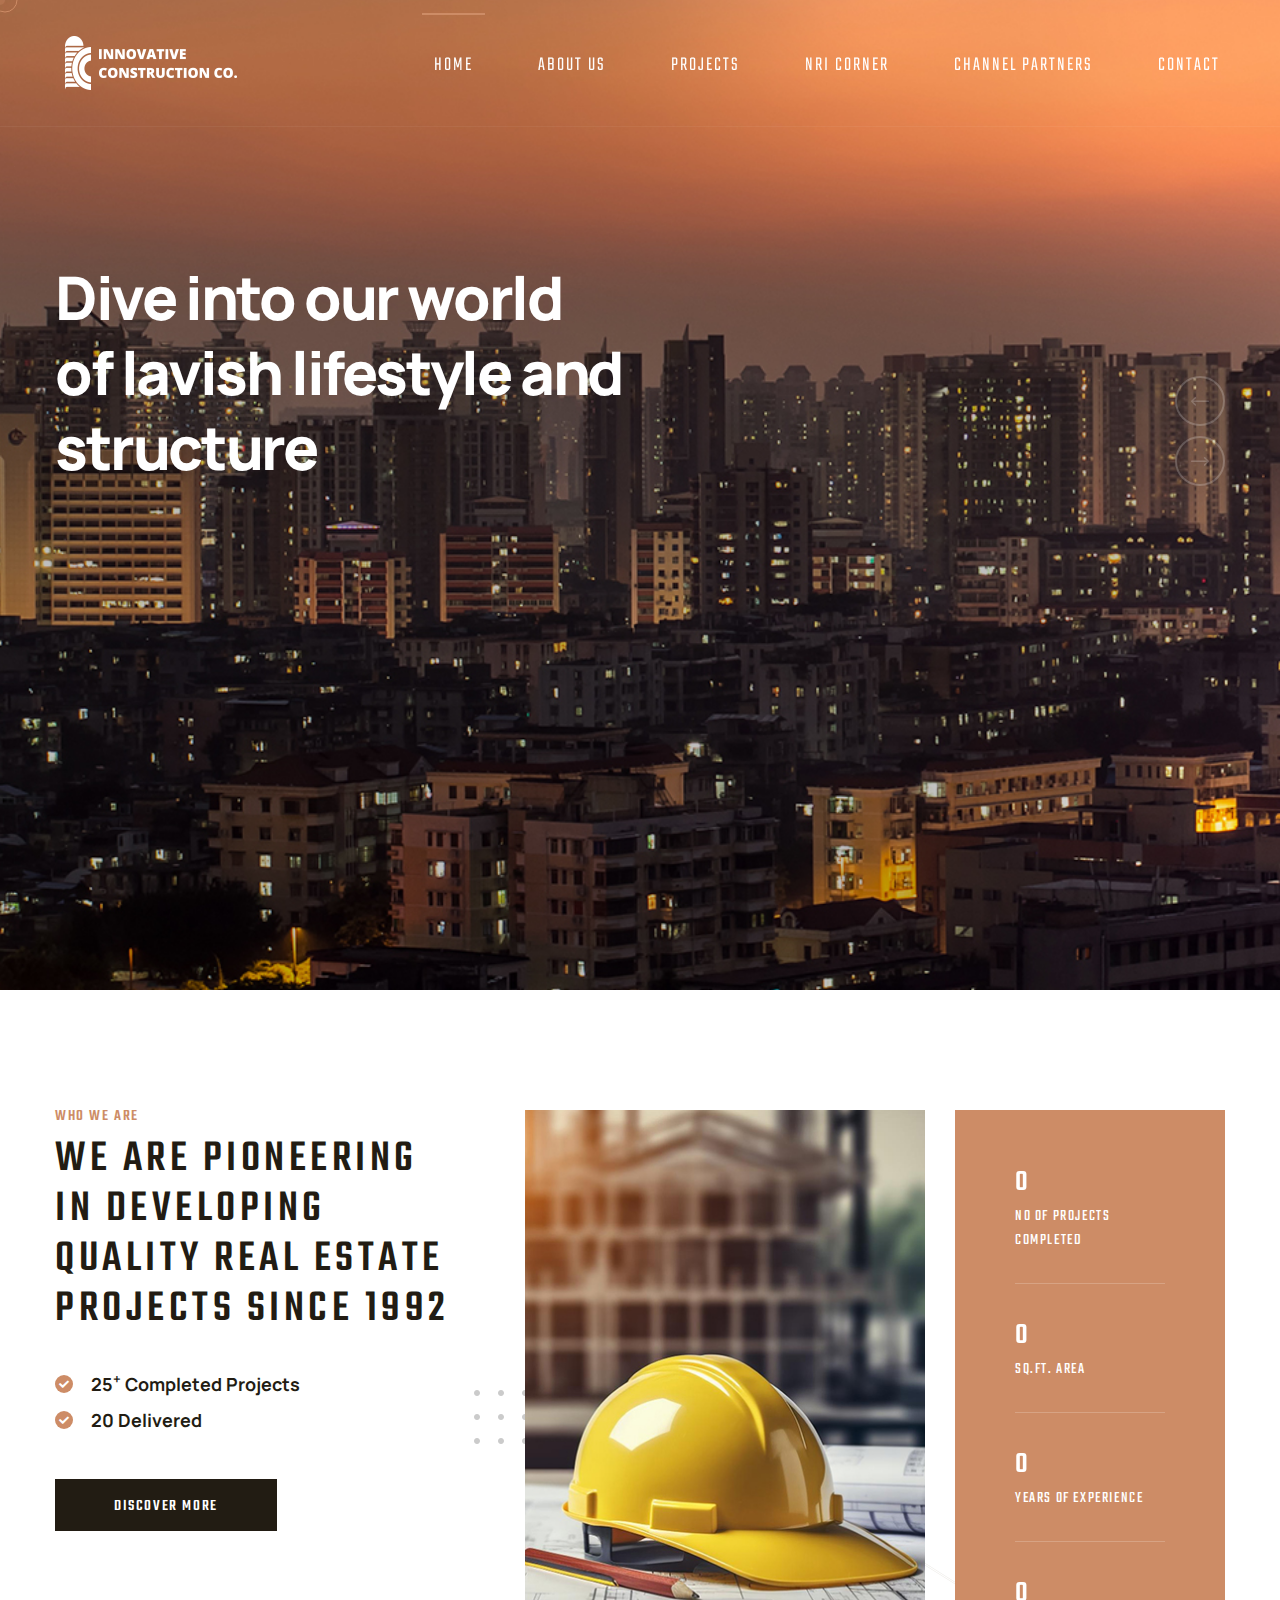
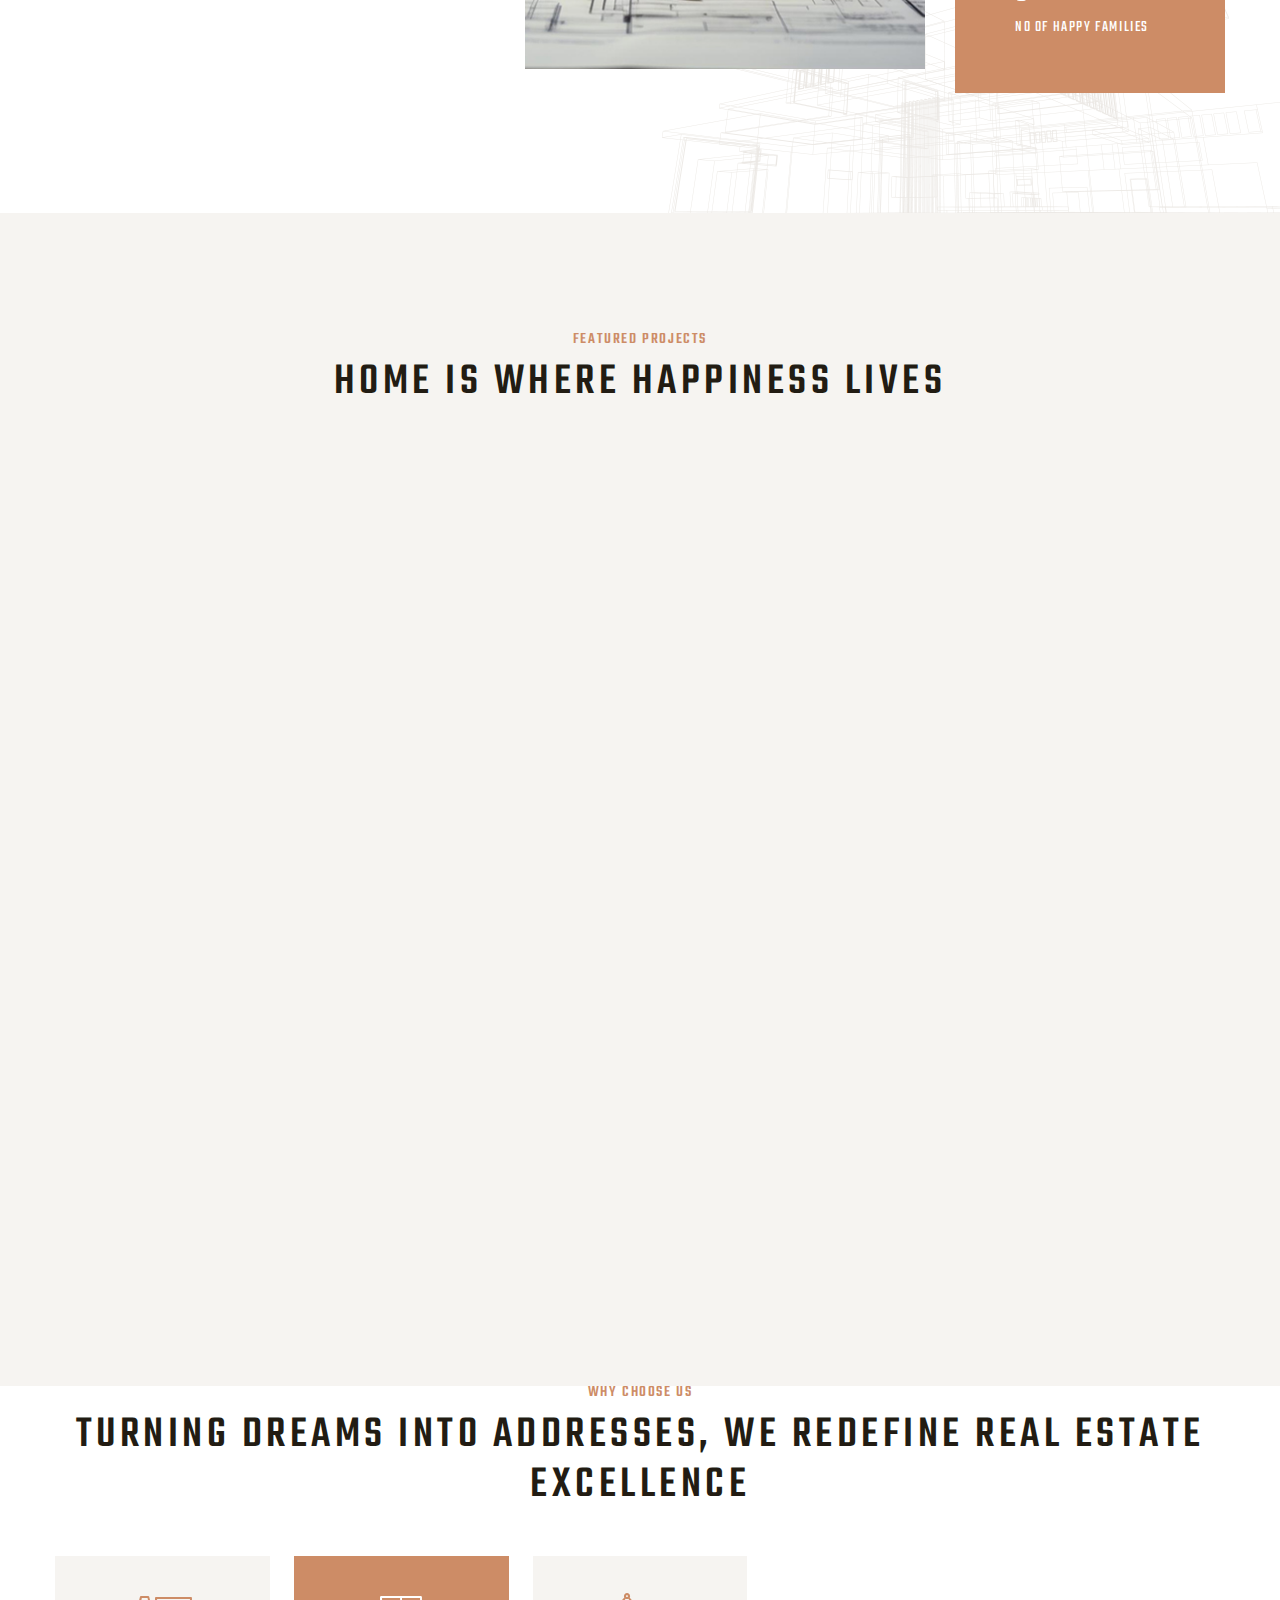
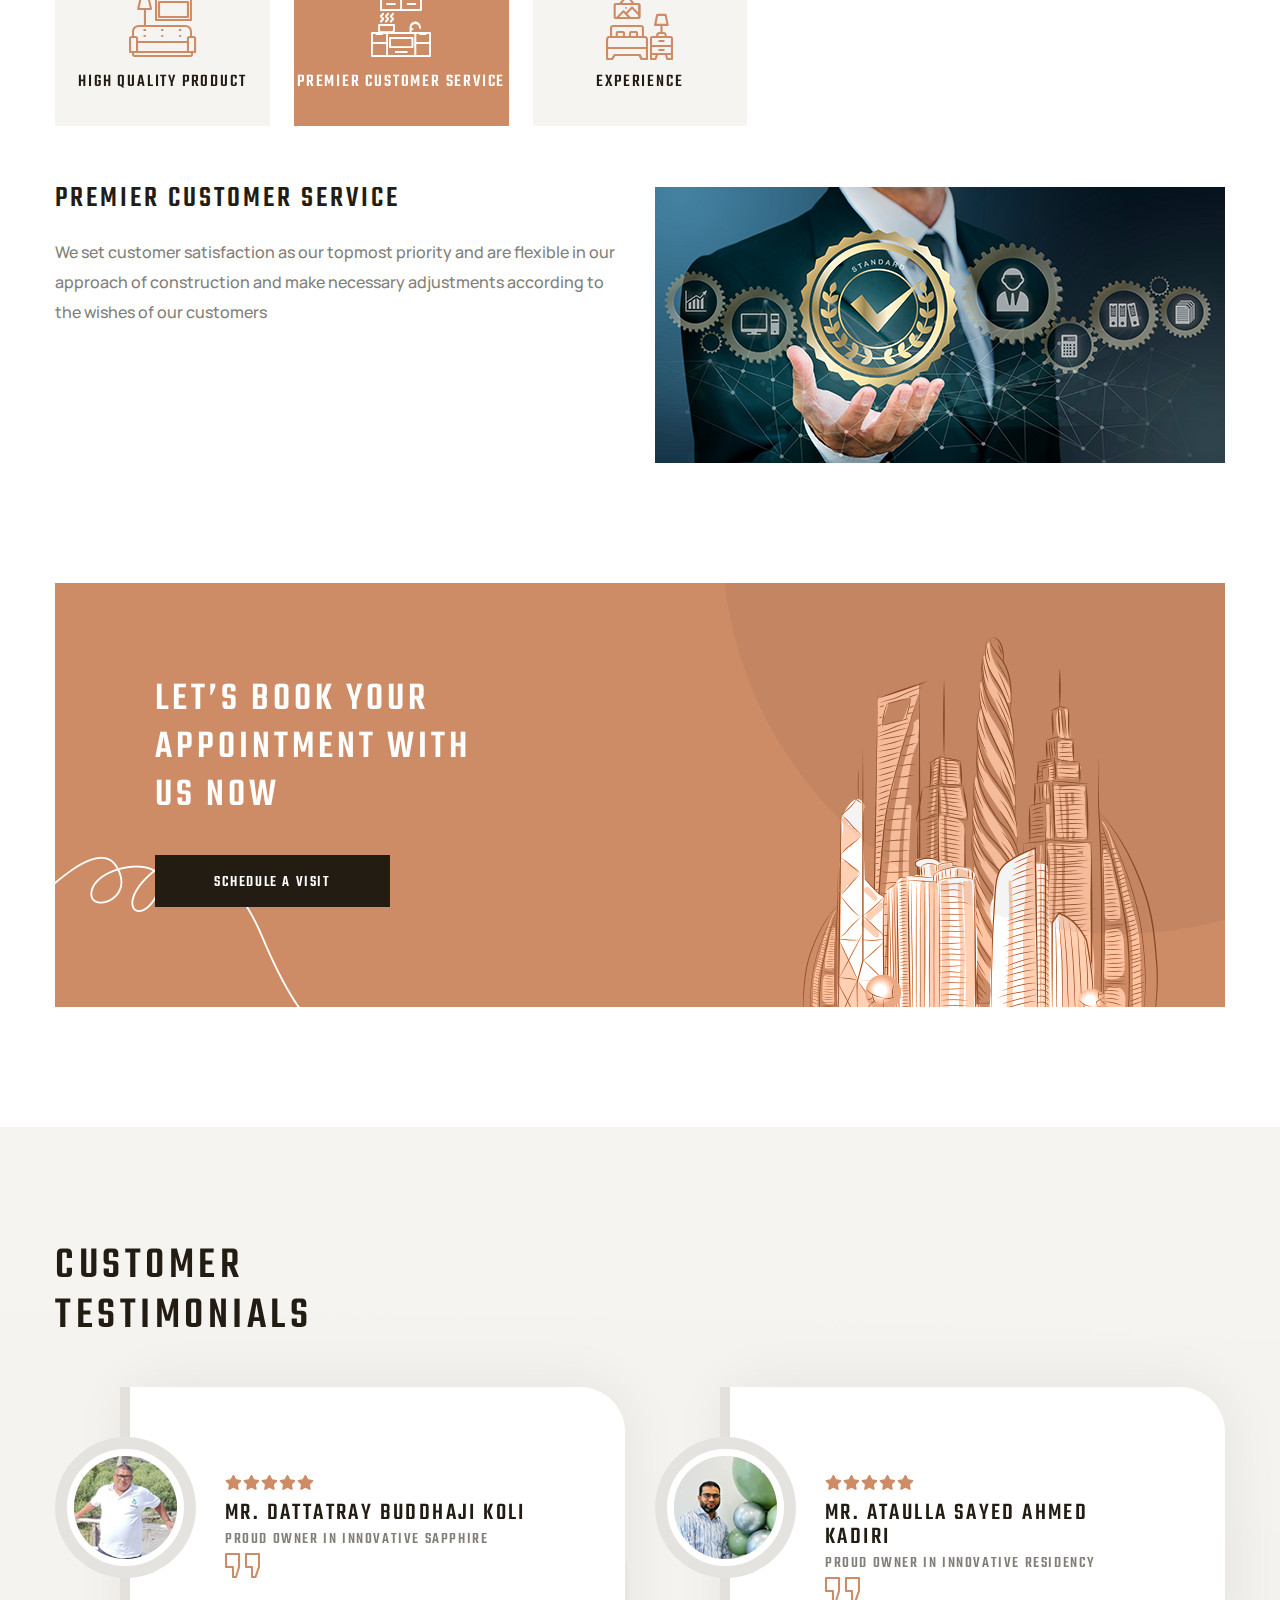
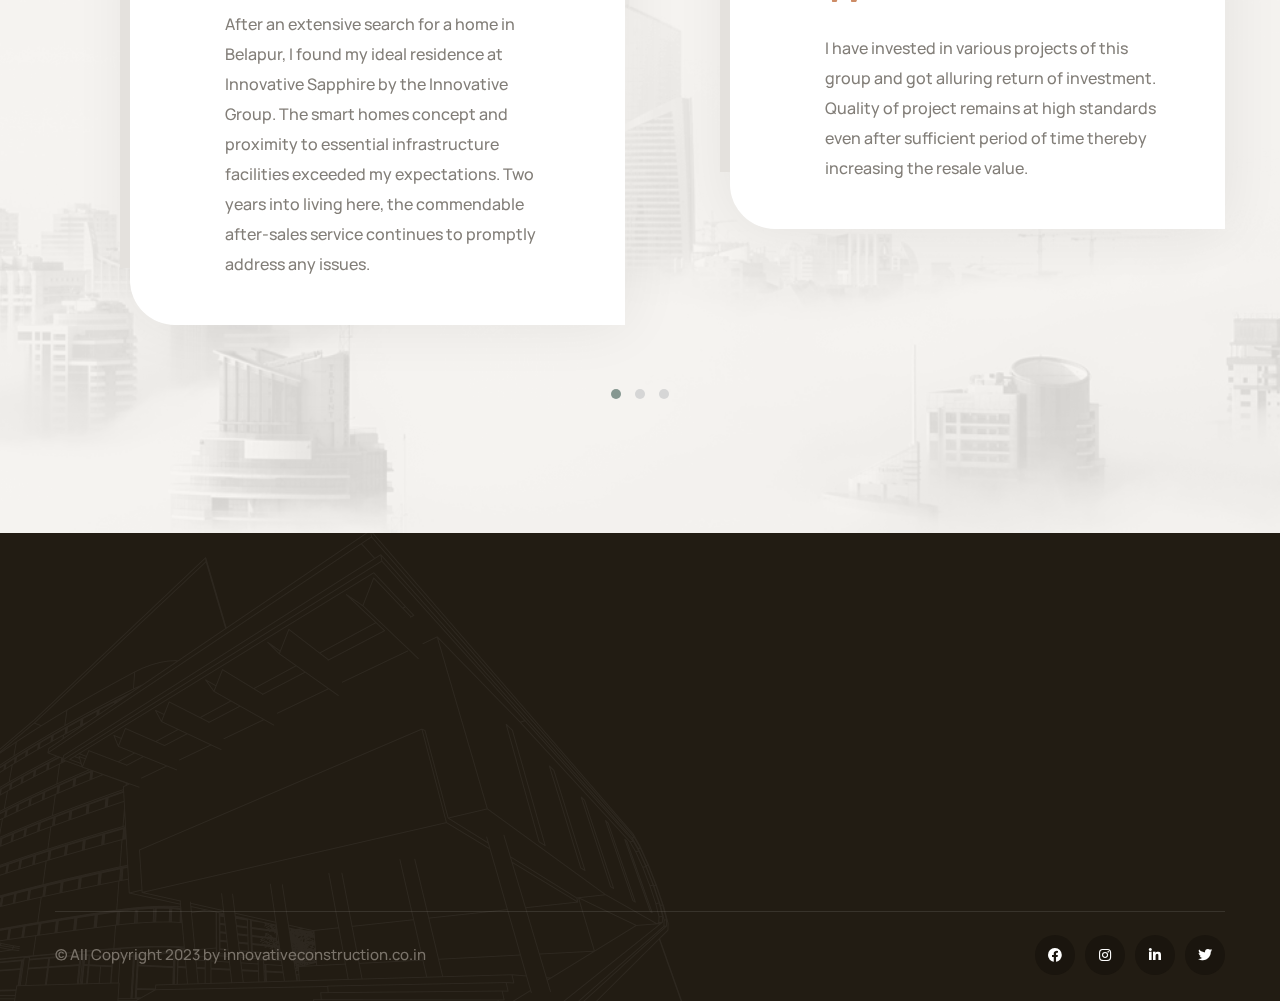
<file: index.html>
<!DOCTYPE html>
<html lang="en">

<head>
    <meta charset="UTF-8" />
    <meta name="viewport" content="width=device-width, initial-scale=1.0" />
    <title>Innovative Construction</title>
    <!-- favicons Icons -->
    <link rel="apple-touch-icon" sizes="180x180" href="assets/images/favicons/apple-touch-icon.png" />
    <link rel="icon" type="image/png" sizes="32x32" href="assets/images/favicons/favicon-32x32.png" />
    <link rel="icon" type="image/png" sizes="16x16" href="assets/images/favicons/favicon-16x16.png" />
    <link rel="manifest" href="assets/images/favicons/site.webmanifest" />
    <meta name="description" content="alipes HTML 5 Template " />

    <!-- fonts -->
    <link rel="preconnect" href="https://fonts.googleapis.com">

    <link rel="preconnect" href="https://fonts.gstatic.com" crossorigin>

    <link href="https://fonts.googleapis.com/css2?family=Manrope:wght@200;300;400;500;600;700;800&display=swap"
        rel="stylesheet">
 
    <link href="https://fonts.googleapis.com/css2?family=Teko:wght@300;400;500;600;700&display=swap" rel="stylesheet">

    <link rel="stylesheet" href="assets/vendors/bootstrap/css/bootstrap.min.css" />
    <link rel="stylesheet" href="assets/vendors/animate/animate.min.css" />
    <link rel="stylesheet" href="assets/vendors/animate/custom-animate.css" />
    <link rel="stylesheet" href="assets/vendors/fontawesome/css/all.min.css" />
    <link rel="stylesheet" href="assets/vendors/jarallax/jarallax.css" />
    <link rel="stylesheet" href="assets/vendors/jquery-magnific-popup/jquery.magnific-popup.css" />
    <link rel="stylesheet" href="assets/vendors/nouislider/nouislider.min.css" />
    <link rel="stylesheet" href="assets/vendors/nouislider/nouislider.pips.css" />
    <link rel="stylesheet" href="assets/vendors/odometer/odometer.min.css" />
    <link rel="stylesheet" href="assets/vendors/swiper/swiper.min.css" />
    <link rel="stylesheet" href="assets/vendors/alipes-icons/style.css">
    <link rel="stylesheet" href="assets/vendors/tiny-slider/tiny-slider.min.css" />
    <link rel="stylesheet" href="assets/vendors/reey-font/stylesheet.css" />
    <link rel="stylesheet" href="assets/vendors/owl-carousel/owl.carousel.min.css" />
    <link rel="stylesheet" href="assets/vendors/owl-carousel/owl.theme.default.min.css" />
    <link rel="stylesheet" href="assets/vendors/bxslider/jquery.bxslider.css" />
    <link rel="stylesheet" href="assets/vendors/bootstrap-select/css/bootstrap-select.min.css" />
    <link rel="stylesheet" href="assets/vendors/vegas/vegas.min.css" />
    <link rel="stylesheet" href="assets/vendors/jquery-ui/jquery-ui.css" />
    <link rel="stylesheet" href="assets/vendors/timepicker/timePicker.css" />
    <link rel="stylesheet" href="assets/vendors/nice-select/nice-select.css" />

    <!-- template styles -->
    <link rel="stylesheet" href="assets/css/alipes.css" />
    <link rel="stylesheet" href="assets/css/alipes-responsive.css" />
</head>

<body class="custom-cursor">

    <div class="custom-cursor__cursor"></div>
    <div class="custom-cursor__cursor-two"></div>





    <div class="preloader">
        <div class="preloader__image"></div>
    </div>
    <!-- /.preloader -->


    <div class="page-wrapper">
        <header class="main-header-two">
            <nav class="main-menu main-menu-two">
                <div class="main-menu-two__wrapper">
                    <div class="main-menu-two__wrapper-inner">
                        <div class="main-menu-two__logo">
                                <a href="index.html"><img src="assets/images/resources/logo-1.png" alt=""></a>
                            </div>
                        <div class="main-menu-two__left">
                            <div class="main-menu-two__main-menu-box">
                                <a href="#" class="mobile-nav__toggler"><i class="fa fa-bars"></i></a>
                                <ul class="main-menu__list">
                                    <li class="dropdown current megamenu">
                                        <a href="index.html">Home </a>
                                    </li>
                                    <li>
                                        <a href="about.html">About Us</a>
                                    </li>
                                    <li class="dropdown">
                                        <a href="#">Projects</a>
                                        <ul class="shadow-box">
                                            <li><a href="under-construction.html">Under Construction</a></li>
                                            <li><a href="completed.html">Completed</a></li>
                                        </ul>
                                    </li>
                                    <li class="dropdown">
                                        <a href="NRI-Corner.html">NRI Corner</a>
                                    </li>
                                    <li class="dropdown">
                                        <a href="channel-partners.html">Channel Partners</a>
                                    </li>
                                    <li>
                                        <a href="contact.html">Contact</a>
                                    </li>
                                </ul>
                            </div>
                        </div>
                        <!-- <div class="main-menu-two__right">
                            <div class="main-menu-two__search-cart-btn">
                                <div class="main-menu-two__search-cart-box">
                                    <div class="main-menu-two__search-box">
                                        <a href="#"
                                            class="main-menu-two__search search-toggler icon-magnifying-glass"></a>
                                    </div>
                                    <div class="main-menu-two__cart-box">
                                        <a href="cart.html" class="main-menu-two__cart icon-shopping-cart"></a>
                                    </div>
                                </div>
                                <div class="main-menu-two__btn-box">
                                    <a href="contact.html" class="thm-btn main-menu-two__btn">Schedule a Visit</a>
                                </div>
                            </div>
                        </div> -->
                    </div>
                </div>
            </nav>
        </header>

        <div class="stricky-header stricked-menu main-menu main-menu-two">
            <div class="sticky-header__content"></div><!-- /.sticky-header__content -->
        </div><!-- /.stricky-header -->

        <!--Main Slider Start-->
        <section class="main-slider-three clearfix">
            <div class="swiper-container thm-swiper__slider" data-swiper-options='{"slidesPerView": 1, "loop": true,
                "effect": "fade",
                "pagination": {
                "el": "#main-slider-pagination",
                "type": "bullets",
                "clickable": true
                },
                "navigation": {
                "nextEl": "#main-slider__swiper-button-next",
                "prevEl": "#main-slider__swiper-button-prev"
                },
                "autoplay": {
                "delay": 5000
                }}'>
                <div class="swiper-wrapper">

                    <div class="swiper-slide">
                        <div class="image-layer-three"
                            style="background-image: url(assets/images/home/1.jpg);"></div>
                        <!-- /.image-layer -->
                        <div class="main-slider-three__shape-1 d-none">
                            <img src="assets/images/shapes/main-slider-three-shape-1.png" alt="">
                        </div>
                        <div class="container">
                            <div class="row">
                                <div class="col-md-6">
                                    <div class="main-slider-three__content">
                                        <h3 class="main-slider-three__title">Dive into our world of lavish lifestyle and structure</h3>
									</div>
                                </div>
                            </div>
                        </div>
                    </div>

                    <div class="swiper-slide">
                        <div class="image-layer-three"
                            style="background-image: url(assets/images/home/icon1.jpg);"></div>
                        <!-- /.image-layer -->
                        <div class="main-slider-three__shape-1 d-none">
                            <img src="assets/images/shapes/main-slider-three-shape-1.png" alt="">
                        </div>
                        <div class="container">
                            <div class="row">
                                <div class="col-md-6">
                                    <div class="main-slider-three__content">
                                        <h4 class="main-slider-three__title">Innovative Icon</h4>
                                        <p class="main-slider-two__text">Just become a neighbour of Metro<br><br>
										<a href="innovative-icon-details.html" class="thm-btn about-two__btn">Discover more</a></p>
                                    </div>
                                </div>
                            </div>
                        </div>
                    </div>

                    <div class="swiper-slide">
                        <div class="image-layer-three"
                            style="background-image: url(assets/images/home/montara.jpg);"></div>
                        <!-- /.image-layer -->
                        <div class="main-slider-three__shape-1 d-none">
                            <img src="assets/images/shapes/main-slider-three-shape-1.png" alt="">
                        </div>
                        <div class="container">
                            <div class="row">
                                <div class="col-md-6">
                                    <div class="main-slider-three__content">
                                        <h4 class="main-slider-three__title">Montana</h4>
                                        <p class="main-slider-two__text">Experience serenity of living on hill<br><br>
										<a href="monatara-details.html" class="thm-btn about-two__btn">Discover more</a></p>
                                    </div>
                                </div>
                            </div>
                        </div>
                    </div>

                    <div class="swiper-slide">
                        <div class="image-layer-three"
                            style="background-image: url(assets/images/home/aurum.jpg);"></div>
                        <!-- /.image-layer -->
                        <div class="main-slider-three__shape-1 d-none">
                            <img src="assets/images/shapes/main-slider-three-shape-1.png" alt="">
                        </div>
                        <div class="container">
                            <div class="row">
                                <div class="col-md-6">
                                    <div class="main-slider-three__content">
                                        <h3 class="main-slider-three__title">Aurum</h3>
                                        <p class="main-slider-two__text">Indulge in ultimate modern lifestyle <br>at a peacefull neighbourhood<br><br>
										<a href="aurum-details.html" class="thm-btn about-two__btn">Discover more</a></p>
                                    </div>
                                </div>
                            </div>
                        </div>
                    </div>

                    <div class="swiper-slide">
                        <div class="image-layer-three"
                            style="background-image: url(assets/images/home/crystal.jpg);"></div>
                        <!-- /.image-layer -->
                        <div class="main-slider-three__shape-1 d-none">
                            <img src="assets/images/shapes/main-slider-three-shape-1.png" alt="">
                        </div>
                        <div class="container">
                            <div class="row">
                                <div class="col-md-6">
                                    <div class="main-slider-three__content">
                                        <h3 class="main-slider-three__title">Innovative Crystal</h3>
                                        <p class="main-slider-two__text">Discover the epitome of luxury living <br>in a world class destination<br><br>
										<a href="crystal-details.html" class="thm-btn about-two__btn">Discover more</a></p>
                                    </div>
                                </div>
                            </div>
                        </div>
                    </div>


                </div>

                <!-- If we need navigation buttons -->
                <div class="main-slider-three__nav">
                    <div class="swiper-button-prev" id="main-slider__swiper-button-next">
                        <i class="icon-left-arrow"></i>
                    </div>
                    <div class="swiper-button-next" id="main-slider__swiper-button-prev">
                        <i class="icon-right-arrow"></i>
                    </div>
                </div>

            </div>
        </section>
        <!--Main Slider End-->

        <!--About Two Start-->
        <section class="about-two">
            <div class="about-two__shape-3 float-bob-x">
                <img src="assets/images/shapes/about-two-shape-3.png" alt="">
            </div>
            <div class="container">
                <div class="row">
                    <div class="col-xl-5 col-lg-6">
                        <div class="about-two__left">
                            <div class="section-title text-left">
                                <span class="section-title__tagline">Who we are</span>
                                <h2 class="section-title__title">We are pioneering in developing quality real estate projects since 1992 </h2>
                            </div>
                            <!-- <p class="about-two__text-1">Nullam eu nibh vitae est tempor molestie id sed ex. Quisque
                                dignissim maximus ipsum, sed rutrum metus tincidunt et. Sed eget tincidunt ipsum.</p> -->
                            <ul class="about-two__points-list list-unstyled">
                                <li>
                                    <div class="icon">
                                        <span class="fa fa-check"></span>
                                    </div>
                                    <div class="text">
                                        <p>25<sup>+</sup> Completed Projects</p>
                                    </div>
                                </li>
                                <li>
                                    <div class="icon">
                                        <span class="fa fa-check"></span>
                                    </div>
                                    <div class="text">
                                        <p>20 Delivered</p>
                                    </div>
                                </li>
                            </ul>
                            <div class="about-two__btn-box">
                                <a href="about.html" class="thm-btn about-two__btn">Discover more</a>
                            </div>
                        </div>
                    </div>
                    <div class="col-xl-4 col-lg-6">
                        <div class="about-two__middle">
                            <div class="about-two__img">
                                <img src="assets/images/home/whoweare.jpg" alt="">
                                <div class="about-two__shape-2">
                                    <img src="assets/images/shapes/about-two-shape-2.png" alt="">
                                </div>
                                <!--<div class="about-two__year">
                                    <div class="about-two__shape-1">
                                        <img src="assets/images/shapes/about-two-shape-1.png" alt="">
                                    </div>
                                    <h3>2016</h3>
                                    <p>Build Year of Building</p>
                                </div>-->
                            </div>
                        </div>
                    </div> 
                    <div class="col-xl-3 col-lg-4">
                        <div class="about-two__right">
                            <ul class="about-two__counter list-unstyled">
                                <li>
                                    <div class="about-two__count-box">
                                        <h3 class="odometer" data-count="25">00</h3>
                                        <p class="about-two__text">No of Projects completed</p>
                                    </div>
                                </li>
                                <li>
                                    <div class="about-two__count-box">
                                        <h3 class="odometer" data-count="300,000">00</h3>
                                        <p class="about-two__text">Sq.ft. Area</p>
                                    </div>
                                </li>
                                <li>
                                    <div class="about-two__count-box">
                                        <h3 class="odometer" data-count="30">00</h3>
                                        <p class="about-two__text">Years of Experience</p>
                                    </div>
                                </li>
                                <li>
                                    <div class="about-two__count-box">
                                        <h3 class="odometer" data-count="500">00</h3>
                                        <p class="about-two__text">No of Happy families</p>
                                    </div>
                                </li>
                            </ul>
                        </div>
                    </div>
                </div>
            </div>
        </section>
        <!--About Two End-->

        <!--Services One Start-->
        <!-- <section class="services-one">
            <div class="services-one__shape-1 float-bob-x">
                <img src="assets/images/shapes/services-one-shape-1.png" alt="">
            </div>
            <div class="services-one__shape-2 float-bob-x">
                <img src="assets/images/shapes/services-one-shape-2.png" alt="">
            </div>
            <div class="container">
                <div class="row">
                    <div class="col-xl-6 col-lg-12">
                        <div class="services-one__left">
                            <div class="section-title text-left">
                                <span class="section-title__tagline">Apartments Amenities</span>
                                <h2 class="section-title__title">STUNNING LUXURY RENTAL APARTMENTS, DESIGNED FOR LIFE
                                </h2>
                            </div>
                            <div class="services-one__btn-box">
                                <a href="services.html" class="thm-btn services-one__btn">schedule a visit</a>
                            </div>
                        </div>
                    </div>
                    
					<div class="col-xl-3 col-lg-4 col-md-6 wow fadeInUp" data-wow-delay="100ms">
                        <div class="services-one__single">
                            <div class="services-one__single-inner">
                                <div class="services-one__single-bg"
                                    style="background-image: url(assets/images/backgrounds/services-one-single-bg.jpg);">
                                </div>
                                <div class="services-one__icon">
                                    <span class="icon-residential"></span>
                                </div>
                                <h3 class="services-one__title"><a href="services.html">Smart Living</a></h3>
                                <p class="services-one__text">There are many new ways of text.</p>
                            </div>
                        </div>
                    </div>
                    
					<div class="col-xl-3 col-lg-4 col-md-6 wow fadeInUp" data-wow-delay="200ms">
                        <div class="services-one__single">
                            <div class="services-one__single-inner">
                                <div class="services-one__single-bg"
                                    style="background-image: url(assets/images/backgrounds/services-one-single-bg.jpg);">
                                </div>
                                <div class="services-one__icon">
                                    <span class="icon-sustainable"></span>
                                </div>
                                <h3 class="services-one__title"><a href="services.html">Eco construction</a></h3>
                                <p class="services-one__text">There are many new ways of text.</p>
                            </div>
                        </div>
                    </div>
                    
					
					<div class="col-xl-3 col-lg-4 col-md-6 wow fadeInUp" data-wow-delay="300ms">
                        <div class="services-one__single">
                            <div class="services-one__single-inner">
                                <div class="services-one__single-bg"
                                    style="background-image: url(assets/images/backgrounds/services-one-single-bg.jpg);">
                                </div>
                                <div class="services-one__icon">
                                    <span class="icon-world"></span>
                                </div>
                                <h3 class="services-one__title"><a href="services.html">good locationn</a></h3>
                                <p class="services-one__text">There are many new ways of text.</p>
                            </div>
                        </div>
                    </div>
                    
					
					<div class="col-xl-3 col-lg-4 col-md-6 wow fadeInUp" data-wow-delay="400ms">
                        <div class="services-one__single">
                            <div class="services-one__single-inner">
                                <div class="services-one__single-bg"
                                    style="background-image: url(assets/images/backgrounds/services-one-single-bg.jpg);">
                                </div>
                                <div class="services-one__icon">
                                    <span class="icon-home-automation"></span>
                                </div>
                                <h3 class="services-one__title"><a href="services.html">High technology</a></h3>
                                <p class="services-one__text">There are many new ways of text.</p>
                            </div>
                        </div>
                    </div>
                    
					
					<div class="col-xl-3 col-lg-4 col-md-6 wow fadeInUp" data-wow-delay="500ms">
                        <div class="services-one__single">
                            <div class="services-one__single-inner">
                                <div class="services-one__single-bg"
                                    style="background-image: url(assets/images/backgrounds/services-one-single-bg.jpg);">
                                </div>
                                <div class="services-one__icon">
                                    <span class="icon-electric-appliance"></span>
                                </div>
                                <h3 class="services-one__title"><a href="services.html">luxury appliance</a></h3>
                                <p class="services-one__text">There are many new ways of text.</p>
                            </div>
                        </div>
                    </div>
                    
					
					<div class="col-xl-3 col-lg-4 col-md-6 wow fadeInUp" data-wow-delay="600ms">
                        <div class="services-one__single">
                            <div class="services-one__single-inner">
                                <div class="services-one__single-bg"
                                    style="background-image: url(assets/images/backgrounds/services-one-single-bg.jpg);">
                                </div>
                                <div class="services-one__icon">
                                    <span class="icon-swimming-pool"></span>
                                </div>
                                <h3 class="services-one__title"><a href="services.html">swimming pool</a></h3>
                                <p class="services-one__text">There are many new ways of text.</p>
                            </div>
                        </div>
                    </div>
                </div>
            </div>
        </section>-->
        <!--Services One End-->

        <!--Values One Start-->
        <!-- <section class="values-one">
            <div class="values-one__wrap">
                <div class="values-one__left">
                    <div class="values-one__bg" style="background-image: url(assets/images/home/image1-h1.jpg);">
                    </div>
                </div>
                <div class="values-one__right">
                    <div class="values-one__shape-1 float-bob-x">
                        <img src="assets/images/shapes/values-one-shape-1.png" alt="">
                    </div>
                    <div class="values-one__content">
                        <div class="section-title text-left">
                            <span class="section-title__tagline"></span>
                            <h2 class="section-title__title">Our Vision & Mission</h2>
                        </div>
                        <p class="values-one__text">Ever since starting the company in 1992, the vision was to provide exquisite and affordable homes to all strata’s of the society. We are very passionate to meet our customers’ needs and provide them with the best quality at cheap & affordable prices. We are flexible in our approach of construction and make necessary adjustments according to the wishes of our customers. We thrive to bring warmth, affection & happiness to all our customers and set customer satisfaction as our top most priority.</p>
                        <div class="values-one__points-box">
                            <a href="about.html" class="text-light"> MORE ABOUT US  &nbsp;<span class="fa fa-arrow-right"></span></a>
                            //<div class="values-one__points-img">
                                <img src="assets/images/resources/values-1-2.jpg" alt="">
                            //</div>
                            //<ul class="values-one__points list-unstyled">
                                <li>
                                    <div class="icon">
                                        <span class="fa fa-check"></span>
                                    </div>
                                    <div class="text">
                                        <p><a href="" class="text-light"> MORE ABOUT US</a></p>
                                    </div>
                                </li>
                            //</ul>
                        </div>
                    </div>
                </div>
            </div>
        </section> -->
        <!--Values One End-->

        <!--Apartment Two Start-->
        <section class="services-one">
            <div class="container">
                <div class="section-title text-center">
                    <span class="section-title__tagline">FEATURED PROJECTS</span>
                    <h2 class="section-title__title">Home is where happiness lives</h2>
                </div>
                <div class="row">				
					<div class="col-xl-4 col-lg-4 wow fadeInUp" data-wow-delay="300ms">
                        <div class="apartment-two__single">
                            <div class="apartment-two__img">
                                <img src="assets/images/home/featured-project-assets/Icon.jpg" alt="">
                                <div class="apartment-two__btn-box">
                                    <a href="innovative-icon-details.html" class="thm-btn apartment-two__btn">More Detail</a>
                                </div>
                            </div>
                            <div class="apartment-two__content">
                                <h3 class="apartment-two__title"><a href="innovative-icon-details.html">Innovative Icon</a>
                                </h3>
                                <p class="apartment-two__sub-title">Taloja Phase II, Navi Mumbai</p>
                            </div>
                        </div>
                    </div>
					
					<div class="col-xl-4 col-lg-4 wow fadeInUp" data-wow-delay="100ms">
                        <div class="apartment-two__single">
                            <div class="apartment-two__img">
                                <img src="assets/images/home/featured-project-assets/montana.jpg" alt="">
                                <div class="apartment-two__btn-box">
                                    <a href="monatara-details.html" class="thm-btn apartment-two__btn">More Detail</a>
                                </div>
                            </div>
                            <div class="apartment-two__content">
                                <h3 class="apartment-two__title"><a href="monatara-details.html">Montana</a>
                                </h3>
                                <p class="apartment-two__sub-title">Ulwe, Navi Mumbai</p>
                            </div>
                        </div>
                    </div>
					
					
                    <!--Apartment Two Single Start-->
                    <div class="col-xl-4 col-lg-4 wow fadeInUp" data-wow-delay="100ms">
                        <div class="apartment-two__single">
                            <div class="apartment-two__img">
                                <img src="assets/images/home/featured-project-assets/Aurum.jpg" alt="">
                                <div class="apartment-two__btn-box">
                                    <a href="aurum-details.html" class="thm-btn apartment-two__btn">More Detail</a>
                                </div>
                            </div>
                            <div class="apartment-two__content">
                                <h3 class="apartment-two__title"><a href="aurum-details.html">Innovative Auram</a>
                                </h3>
                                <p class="apartment-two__sub-title">Ulwe, Navi Mumbai</p>
                            </div>
                        </div>
                    </div>
					
					<div class="col-xl-4 col-lg-4 wow fadeInUp" data-wow-delay="100ms">
                        <div class="apartment-two__single">
                            <div class="apartment-two__img">
                                <img src="assets/images/home/featured-project-assets/baba.jpg" alt="">
                                <div class="apartment-two__btn-box">
                                    <a href="baba-residency-details.html" class="thm-btn apartment-two__btn">More Detail</a>
                                </div>
                            </div>
                            <div class="apartment-two__content">
                                <h3 class="apartment-two__title"><a href="baba-residency-details.html">Baba Residency</a>
                                </h3>
                                <p class="apartment-two__sub-title">Ulwe, Navi Mumbai</p>
                            </div>
                        </div>
                    </div>
					
					
                    <div class="col-xl-4 col-lg-4 wow fadeInUp" data-wow-delay="200ms">
                        <div class="apartment-two__single">
                            <div class="apartment-two__img">
                                <img src="assets/images/home/featured-project-assets/crystal.jpg" alt="">
                                <div class="apartment-two__btn-box">
                                    <a href="crystal-details.html" class="thm-btn apartment-two__btn">More Detail</a>
                                </div>
                            </div>
                            <div class="apartment-two__content">
                                <h3 class="apartment-two__title"><a href="crystal-details.html">Innovative Crystal</a>
                                </h3>
                                <p class="apartment-two__sub-title">Kharghar, Navi Mumbai</p>
                            </div>
                        </div>
                    </div>	
                </div>
            </div>
        </section>
        <!--Apartment Two End-->

        <!--Measurement Start-->
        <section class="measurement">
            <div class="container">
                <div class="section-title text-center">
                    <span class="section-title__tagline">WHY CHOOSE US</span>
                    <h4 class="section-title__title">Turning dreams into addresses, we redefine real estate excellence</h4>
                </div>
                <div class="measurement__main-tab-box tabs-box">
                    <ul class="tab-buttons clearfix list-unstyled">
                        <li data-tab="#living-room" class="tab-btn">
                            <div class="measurement__single">
                                <div class="measurement__icon">
                                    <span class="icon-living-room"></span>
                                </div>
                                <h4 class="measurement__title">High Quality Product</h4>
                            </div>
                        </li>
                        <li data-tab="#kitchen" class="tab-btn active-btn">
                            <div class="measurement__single">
                                <div class="measurement__icon">
                                    <span class="icon-kitchen"></span>
                                </div>
                                <h4 class="measurement__title">Premier Customer service</h4>
                            </div>
                        </li>
                        <li data-tab="#bedroom" class="tab-btn">
                            <div class="measurement__single">
                                <div class="measurement__icon">
                                    <span class="icon-bedroom"></span>
                                </div>
                                <h4 class="measurement__title">Experience</h4>
                            </div>
                        </li>
                        <!-- <li data-tab="#bathroom" class="tab-btn">
                            <div class="measurement__single">
                                <div class="measurement__icon">
                                    <span class="icon-public-toilet"></span>
                                </div>
                                <h4 class="measurement__title">Bathroom</h4>
                            </div>
                        </li>
                        <li data-tab="#terrace" class="tab-btn">
                            <div class="measurement__single">
                                <div class="measurement__icon">
                                    <span class="icon-chair"></span>
                                </div>
                                <h4 class="measurement__title">Terrace</h4>
                            </div>
                        </li> -->
                    </ul>

                    <div class="tabs-content">
                        <!--tab-->
                        <div class="tab" id="living-room">
                            <div class="measurement__bottom">
                                <div class="row">
                                    <div class="col-xl-6 col-lg-6 animated fadeInLeft">
                                        <div class="measurement__bottom-left">
                                            <h4 class="measurement__bottom-title">High qualityProducts</h4>
                                            <p class="measurement__bottom-text">The luxurious and exquisite design harmonious with the surrounding architecture provide optimal comfort, modernity and the best living conditions for every family.</p>
                                            <!-- <div class="measurement__bottom-points-box">
                                                <ul class="list-unstyled measurement__bottom-points">
                                                    <li>
                                                        <div class="icon">
                                                            <i class="fa fa-check"></i>
                                                        </div>
                                                        <div class="text">
                                                            <p>Dimension 12,00 Sp.ft</p>
                                                        </div>
                                                    </li>
                                                    <li>
                                                        <div class="icon">
                                                            <i class="fa fa-check"></i>
                                                        </div>
                                                        <div class="text">
                                                            <p>Marble flooring</p>
                                                        </div>
                                                    </li>
                                                </ul>
                                                <ul
                                                    class="list-unstyled measurement__bottom-points measurement__bottom-points-two">
                                                    <li>
                                                        <div class="icon">
                                                            <i class="fa fa-check"></i>
                                                        </div>
                                                        <div class="text">
                                                            <p>Wooden furnitures</p>
                                                        </div>
                                                    </li>
                                                    <li>
                                                        <div class="icon">
                                                            <i class="fa fa-check"></i>
                                                        </div>
                                                        <div class="text">
                                                            <p>Fancy windoes</p>
                                                        </div>
                                                    </li>
                                                </ul>
                                            </div> -->
                                        </div>
                                    </div>
                                    <div class="col-xl-6 col-lg-6 animated fadeInRight">
                                        <div class="measurement__bottom-right">
                                            <div class="measurement__bottom-img">
                                                <img src="assets/images/home/why-choose-us/quality.jpg" alt="">
                                            </div>
                                        </div>
                                    </div>
                                </div>
                            </div>
                        </div>
                        <!--tab-->
                        <div class="tab active-tab" id="kitchen">
                            <div class="measurement__bottom">
                                <div class="row">
                                    <div class="col-xl-6 col-lg-6 animated fadeInLeft">
                                        <div class="measurement__bottom-left">
                                            <h4 class="measurement__bottom-title">Premier Customer service</h4>
                                            <p class="measurement__bottom-text">We set customer satisfaction as our topmost priority and are flexible in our approach of construction and make necessary adjustments according to the wishes of our customers</p>
                                            <!-- <div class="measurement__bottom-points-box">
                                                <ul class="list-unstyled measurement__bottom-points">
                                                    <li>
                                                        <div class="icon">
                                                            <i class="fa fa-check"></i>
                                                        </div>
                                                        <div class="text">
                                                            <p>Dimension 12,00 Sp.ft</p>
                                                        </div>
                                                    </li>
                                                    <li>
                                                        <div class="icon">
                                                            <i class="fa fa-check"></i>
                                                        </div>
                                                        <div class="text">
                                                            <p>Marble flooring</p>
                                                        </div>
                                                    </li>
                                                </ul>
                                                <ul
                                                    class="list-unstyled measurement__bottom-points measurement__bottom-points-two">
                                                    <li>
                                                        <div class="icon">
                                                            <i class="fa fa-check"></i>
                                                        </div>
                                                        <div class="text">
                                                            <p>Wooden furnitures</p>
                                                        </div>
                                                    </li>
                                                    <li>
                                                        <div class="icon">
                                                            <i class="fa fa-check"></i>
                                                        </div>
                                                        <div class="text">
                                                            <p>Fancy windoes</p>
                                                        </div>
                                                    </li>
                                                </ul>
                                            </div> -->
                                        </div>
                                    </div>
                                    <div class="col-xl-6 col-lg-6 animated fadeInRight">
                                        <div class="measurement__bottom-right">
                                            <div class="measurement__bottom-img">
                                                <img src="assets/images/home/why-choose-us/experiece.jpg" alt="">
                                            </div>
                                        </div>
                                    </div>
                                </div>
                            </div>
                        </div>
                        <!--tab-->
                        <div class="tab" id="bedroom">
                            <div class="measurement__bottom">
                                <div class="row">
                                    <div class="col-xl-6 col-lg-6 animated fadeInLeft">
                                        <div class="measurement__bottom-left">
                                            <h4 class="measurement__bottom-title">Experience</h4>
                                            <p class="measurement__bottom-text">Having rich experience of more than 30 years, we know the dynamic nature of real estate industry. Our time-tested designs, craftsmanship and quality products have proved to be a great investment in terms of returns &amp; our ongoing projects are no different.</p>
                                            <!-- <div class="measurement__bottom-points-box">
                                                <ul class="list-unstyled measurement__bottom-points">
                                                    <li>
                                                        <div class="icon">
                                                            <i class="fa fa-check"></i>
                                                        </div>
                                                        <div class="text">
                                                            <p>Dimension 12,00 Sp.ft</p>
                                                        </div>
                                                    </li>
                                                    <li>
                                                        <div class="icon">
                                                            <i class="fa fa-check"></i>
                                                        </div>
                                                        <div class="text">
                                                            <p>Marble flooring</p>
                                                        </div>
                                                    </li>
                                                </ul>
                                                <ul
                                                    class="list-unstyled measurement__bottom-points measurement__bottom-points-two">
                                                    <li>
                                                        <div class="icon">
                                                            <i class="fa fa-check"></i>
                                                        </div>
                                                        <div class="text">
                                                            <p>Wooden furnitures</p>
                                                        </div>
                                                    </li>
                                                    <li>
                                                        <div class="icon">
                                                            <i class="fa fa-check"></i>
                                                        </div>
                                                        <div class="text">
                                                            <p>Fancy windoes</p>
                                                        </div>
                                                    </li>
                                                </ul>
                                            </div> -->
                                        </div>
                                    </div>
                                    <div class="col-xl-6 col-lg-6 animated fadeInRight">
                                        <div class="measurement__bottom-right">
                                            <div class="measurement__bottom-img">
                                                <img src="assets/images/home/why-choose-us/customer-experience.jpg" alt="">
                                            </div>
                                        </div>
                                    </div>
                                </div>
                            </div>
                        </div>
                        <!--tab-->
                        <div class="tab" id="bathroom">
                            <div class="measurement__bottom">
                                <div class="row">
                                    <div class="col-xl-6 col-lg-6 animated fadeInLeft">
                                        <div class="measurement__bottom-left">
                                            <h4 class="measurement__bottom-title">Bathroom</h4>
                                            <p class="measurement__bottom-text">Proin tempor magna eget luctus
                                                sollicitudin. Etiam sagittis dolor felis, sit amet tincidunt urna
                                                suscipit sed. Suspendisse gravida sit amet ligula ac pharetra. Nulla ut
                                                lorem quam.</p>
                                            <div class="measurement__bottom-points-box">
                                                <ul class="list-unstyled measurement__bottom-points">
                                                    <li>
                                                        <div class="icon">
                                                            <i class="fa fa-check"></i>
                                                        </div>
                                                        <div class="text">
                                                            <p>Dimension 12,00 Sp.ft</p>
                                                        </div>
                                                    </li>
                                                    <li>
                                                        <div class="icon">
                                                            <i class="fa fa-check"></i>
                                                        </div>
                                                        <div class="text">
                                                            <p>Marble flooring</p>
                                                        </div>
                                                    </li>
                                                </ul>
                                                <ul
                                                    class="list-unstyled measurement__bottom-points measurement__bottom-points-two">
                                                    <li>
                                                        <div class="icon">
                                                            <i class="fa fa-check"></i>
                                                        </div>
                                                        <div class="text">
                                                            <p>Wooden furnitures</p>
                                                        </div>
                                                    </li>
                                                    <li>
                                                        <div class="icon">
                                                            <i class="fa fa-check"></i>
                                                        </div>
                                                        <div class="text">
                                                            <p>Fancy windoes</p>
                                                        </div>
                                                    </li>
                                                </ul>
                                            </div>
                                        </div>
                                    </div>
                                    <div class="col-xl-6 col-lg-6 animated fadeInRight">
                                        <div class="measurement__bottom-right">
                                            <div class="measurement__bottom-img">
                                                <img src="assets/images/resources/measurement-bottom-img-4.jpg" alt="">
                                            </div>
                                        </div>
                                    </div>
                                </div>
                            </div>
                        </div>
                        <!--tab-->
                        <div class="tab" id="terrace">
                            <div class="measurement__bottom">
                                <div class="row">
                                    <div class="col-xl-6 col-lg-6 animated fadeInLeft">
                                        <div class="measurement__bottom-left">
                                            <h4 class="measurement__bottom-title">Terrace</h4>
                                            <p class="measurement__bottom-text">Proin tempor magna eget luctus
                                                sollicitudin. Etiam sagittis dolor felis, sit amet tincidunt urna
                                                suscipit sed. Suspendisse gravida sit amet ligula ac pharetra. Nulla ut
                                                lorem quam.</p>
                                            <div class="measurement__bottom-points-box">
                                                <ul class="list-unstyled measurement__bottom-points">
                                                    <li>
                                                        <div class="icon">
                                                            <i class="fa fa-check"></i>
                                                        </div>
                                                        <div class="text">
                                                            <p>Dimension 12,00 Sp.ft</p>
                                                        </div>
                                                    </li>
                                                    <li>
                                                        <div class="icon">
                                                            <i class="fa fa-check"></i>
                                                        </div>
                                                        <div class="text">
                                                            <p>Marble flooring</p>
                                                        </div>
                                                    </li>
                                                </ul>
                                                <ul
                                                    class="list-unstyled measurement__bottom-points measurement__bottom-points-two">
                                                    <li>
                                                        <div class="icon">
                                                            <i class="fa fa-check"></i>
                                                        </div>
                                                        <div class="text">
                                                            <p>Wooden furnitures</p>
                                                        </div>
                                                    </li>
                                                    <li>
                                                        <div class="icon">
                                                            <i class="fa fa-check"></i>
                                                        </div>
                                                        <div class="text">
                                                            <p>Fancy windoes</p>
                                                        </div>
                                                    </li>
                                                </ul>
                                            </div>
                                        </div>
                                    </div>
                                    <div class="col-xl-6 col-lg-6 animated fadeInRight">
                                        <div class="measurement__bottom-right">
                                            <div class="measurement__bottom-img">
                                                <img src="assets/images/resources/measurement-bottom-img-5.jpg" alt="">
                                            </div>
                                        </div>
                                    </div>
                                </div>
                            </div>
                        </div>
                        <!--tab-->
                    </div>
                </div>
            </div>
        </section>
        <!--Measurement End-->

        <!--Gallery Two Start-->
        <!-- <section class="gallery-two">
            <div class="gallery-two__top">
                <div class="gallery-two__shape-1"
                    style="background-image: url(assets/images/shapes/gallery-two-shape-1.png);"></div>
                <div class="section-title text-center">
                    <span class="section-title__tagline">What’s Happening</span>
                    <h2 class="section-title__title">Photo gallery</h2>
                </div>
            </div>
            <div class="gallery-two__container">
                <div class="gallery-two__carousel thm-owl__carousel owl-theme owl-carousel" data-owl-options='{
                    "items": 5,
                    "margin": 10,
                    "smartSpeed": 700,
                    "loop":true,
                    "autoplay": 6000,
                    "nav":false,
                    "dots":false,
                    "navText": ["<span class=\"fa fa-angle-left\"></span>","<span class=\"fa fa-angle-right\"></span>"],
                    "responsive":{
                        "0":{
                            "items":1
                        },
                        "768":{
                            "items":2
                        },
                        "992":{
                            "items": 4
                        },
                        "1200":{
                            "items": 5
                        }
                    }
                }'>
                    <!--Gallery Two Single Start
                    <div class="item">
                        <div class="gallery-two__single">
                            <div class="gallery-two__img-box">
                                <div class="gallery-two__img">
                                    <img src="assets/images/gallery/gallery-2-1.jpg" alt="">
                                </div>
                                <div class="gallery-two__content">
                                    <p class="gallery-two__sub-title">Apartment</p>
                                    <h3 class="gallery-two__title"><a href="apartment-details-1.html">Luxury
                                            apartment</a></h3>
                                </div>
                            </div>
                        </div>
                    </div>
                    <!--Gallery Two Single End
                    <!--Gallery Two Single Start
                    <div class="item">
                        <div class="gallery-two__single">
                            <div class="gallery-two__img-box">
                                <div class="gallery-two__img">
                                    <img src="assets/images/gallery/gallery-2-2.jpg" alt="">
                                </div>
                                <div class="gallery-two__content">
                                    <p class="gallery-two__sub-title">Apartment</p>
                                    <h3 class="gallery-two__title"><a href="apartment-details-1.html">Luxury
                                            apartment</a></h3>
                                </div>
                            </div>
                        </div>
                    </div>
                    <!--Gallery Two Single End
                    <!--Gallery Two Single Start
                    <div class="item">
                        <div class="gallery-two__single">
                            <div class="gallery-two__img-box">
                                <div class="gallery-two__img">
                                    <img src="assets/images/gallery/gallery-2-3.jpg" alt="">
                                </div>
                                <div class="gallery-two__content">
                                    <p class="gallery-two__sub-title">Apartment</p>
                                    <h3 class="gallery-two__title"><a href="apartment-details-1.html">Luxury
                                            apartment</a></h3>
                                </div>
                            </div>
                        </div>
                    </div>
                    <!--Gallery Two Single End
                    <!--Gallery Two Single Start
                    <div class="item">
                        <div class="gallery-two__single">
                            <div class="gallery-two__img-box">
                                <div class="gallery-two__img">
                                    <img src="assets/images/gallery/gallery-2-4.jpg" alt="">
                                </div>
                                <div class="gallery-two__content">
                                    <p class="gallery-two__sub-title">Apartment</p>
                                    <h3 class="gallery-two__title"><a href="apartment-details-1.html">Luxury
                                            apartment</a></h3>
                                </div>
                            </div>
                        </div>
                    </div>
                    <!--Gallery Two Single End
                    <!--Gallery Two Single Start
                    <div class="item">
                        <div class="gallery-two__single">
                            <div class="gallery-two__img-box">
                                <div class="gallery-two__img">
                                    <img src="assets/images/gallery/gallery-2-5.jpg" alt="">
                                </div>
                                <div class="gallery-two__content">
                                    <p class="gallery-two__sub-title">Apartment</p>
                                    <h3 class="gallery-two__title"><a href="apartment-details-1.html">Luxury
                                            apartment</a></h3>
                                </div>
                            </div>
                        </div>
                    </div>
                    <!--Gallery Two Single End
                </div>
            </div>
        </section> -->
        <!--Gallery Two End-->

        <!--News One Start-->
        <!-- <section class="news-one news-two">
            <div class="news-two__shape-1" style="background-image: url(assets/images/shapes/news-two-shape-1.png);">
            </div>
            <div class="news-two__shape-2 float-bob-x">
                <img src="assets/images/shapes/news-two-shape-2.png" alt="">
            </div>
            <div class="container">
                <div class="section-title text-center">
                    <span class="section-title__tagline">What’s Happening</span>
                    <h2 class="section-title__title">Latest news updates
                        <br> & articles</h2>
                </div>
                <div class="row">
                    <!--news One Single Start
                    <div class="col-xl-4 col-lg-4">
                        <div class="news-one__single">
                            <div class="news-one__img-box">
                                <div class="news-one__img">
                                    <img src="assets/images/blog/news-1-1.jpg" alt="">
                                </div>
                                <div class="news-one__date">
                                    <p>20 Sep</p>
                                </div>
                                <div class="news-one__content">
                                    <ul class="news-one__meta list-unstyled">
                                        <li>
                                            <a href="news-details.html"><i class="fas fa-tag"></i>Apartment</a>
                                        </li>
                                        <li>
                                            <a href="news-details.html"><i class="fas fa-user-circle"></i> by Admin</a>
                                        </li>
                                    </ul>
                                    <h3 class="news-one__title"><a href="news-details.html">the different types of
                                            luxury spaces</a>
                                    </h3>
                                    <div class="news-one__bottom">
                                        <div class="news-one__button">
                                            <a href="news-details.html">Read More</a>
                                        </div>
                                        <div class="news-one__comment">
                                            <a href="news-details.html"><i class="fas fa-comments"></i>02</a>
                                        </div>
                                    </div>
                                </div>
                            </div>
                        </div>
                    </div>
                    <!--news One Single End
                    <!--news One Single Start
                    <div class="col-xl-4 col-lg-4">
                        <div class="news-one__single">
                            <div class="news-one__img-box">
                                <div class="news-one__img">
                                    <img src="assets/images/blog/news-1-2.jpg" alt="">
                                </div>
                                <div class="news-one__date">
                                    <p>20 Sep</p>
                                </div>
                                <div class="news-one__content">
                                    <ul class="news-one__meta list-unstyled">
                                        <li>
                                            <a href="news-details.html"><i class="fas fa-tag"></i>Apartment</a>
                                        </li>
                                        <li>
                                            <a href="news-details.html"><i class="fas fa-user-circle"></i> by Admin</a>
                                        </li>
                                    </ul>
                                    <h3 class="news-one__title"><a href="news-details.html">Lorem ipsum dolor sit amet,
                                            consectetur</a>
                                    </h3>
                                    <div class="news-one__bottom">
                                        <div class="news-one__button">
                                            <a href="news-details.html">Read More</a>
                                        </div>
                                        <div class="news-one__comment">
                                            <a href="news-details.html"><i class="fas fa-comments"></i>02</a>
                                        </div>
                                    </div>
                                </div>
                            </div>
                        </div>
                    </div>
                    <!--news One Single End
                    <!--news One Single Start
                    <div class="col-xl-4 col-lg-4">
                        <div class="news-one__single">
                            <div class="news-one__img-box">
                                <div class="news-one__img">
                                    <img src="assets/images/blog/news-1-3.jpg" alt="">
                                </div>
                                <div class="news-one__date">
                                    <p>20 Sep</p>
                                </div>
                                <div class="news-one__content">
                                    <ul class="news-one__meta list-unstyled">
                                        <li>
                                            <a href="news-details.html"><i class="fas fa-tag"></i>Apartment</a>
                                        </li>
                                        <li>
                                            <a href="news-details.html"><i class="fas fa-user-circle"></i> by Admin</a>
                                        </li>
                                    </ul>
                                    <h3 class="news-one__title"><a href="news-details.html">Nullam dolor est, interdum a
                                            faucibus</a>
                                    </h3>
                                    <div class="news-one__bottom">
                                        <div class="news-one__button">
                                            <a href="news-details.html">Read More</a>
                                        </div>
                                        <div class="news-one__comment">
                                            <a href="news-details.html"><i class="fas fa-comments"></i>02</a>
                                        </div>
                                    </div>
                                </div>
                            </div>
                        </div>
                    </div>
                    <!--news One Single End
                </div>
            </div>
        </section> -->
        <!--News One Start-->

        <!--Cta One Start-->
        <section class="cta-one mt-0">
            <div class="container">
                <div class="cta-one__inner">
                    <div class="cta-one__shape-1 float-bob-y">
                        <img src="assets/images/shapes/cta-one-shape-1.png" alt="">
                    </div>
                    <div class="cta-one__shape-2 img-bounce">
                        <img src="assets/images/shapes/cta-one-shape-2.png" alt="">
                    </div>
                    <div class="cta-one__shape-3"></div>
                    <div class="row">
                        <div class="col-xl-5 col-lg-6">
                            <div class="cta-one__left">
                                <h3 class="cta-one__title">Let’s book your appointment with <br> us now</h3>
                                <div class="cta-one__btn-box">
                                    <a href="contact.html" class="thm-btn cta-one__btn">Schedule a visit</a>
                                </div>
                            </div>
                        </div>
                        
                    </div>
                </div>
            </div>
        </section>
        <!--Cta One End-->

        <!--Brand One Start-->
        <!-- <section class="brand-one brand-two">
            <div class="brand-one__wrap">
                <div class="brand-one__shape-1 float-bob-y">
                    <img src="assets/images/shapes/brand-one-shape-1.png" alt="">
                </div>
                <div class="brand-one__shape-2 float-bob-x">
                    <img src="assets/images/shapes/brand-one-shape-2.png" alt="">
                </div>
                <div class="container">
                    <div class="row">
                        <div class="col-xl-12">
                            <div class="brand-one__inner">
                                <div class="thm-swiper__slider swiper-container" data-swiper-options='{"spaceBetween": 100, "slidesPerView": 5, "autoplay": { "delay": 5000 }, "breakpoints": {
                        "0": {
                            "spaceBetween": 30,
                            "slidesPerView": 2
                        },
                        "375": {
                            "spaceBetween": 30,
                            "slidesPerView": 2
                        },
                        "575": {
                            "spaceBetween": 30,
                            "slidesPerView": 3
                        },
                        "767": {
                            "spaceBetween": 50,
                            "slidesPerView": 4
                        },
                        "991": {
                            "spaceBetween": 50,
                            "slidesPerView": 5
                        },
                        "1199": {
                            "spaceBetween": 100,
                            "slidesPerView": 6
                        }
                    }}'>
                                    <div class="swiper-wrapper">
                                        <div class="swiper-slide">
                                            <img src="assets/images/brand/brand-1-1.png" alt="">
                                        </div><!-- /.swiper-slide
                                        <div class="swiper-slide">
                                            <img src="assets/images/brand/brand-1-2.png" alt="">
                                        </div><!-- /.swiper-slide
                                        <div class="swiper-slide">
                                            <img src="assets/images/brand/brand-1-3.png" alt="">
                                        </div><!-- /.swiper-slide
                                        <div class="swiper-slide">
                                            <img src="assets/images/brand/brand-1-4.png" alt="">
                                        </div><!-- /.swiper-slide
                                        <div class="swiper-slide">
                                            <img src="assets/images/brand/brand-1-5.png" alt="">
                                        </div><!-- /.swiper-slide
                                        <div class="swiper-slide">
                                            <img src="assets/images/brand/brand-1-6.png" alt="">
                                        </div><!-- /.swiper-slide
                                        <div class="swiper-slide">
                                            <img src="assets/images/brand/brand-1-1.png" alt="">
                                        </div><!-- /.swiper-slide
                                        <div class="swiper-slide">
                                            <img src="assets/images/brand/brand-1-2.png" alt="">
                                        </div><!-- /.swiper-slide
                                        <div class="swiper-slide">
                                            <img src="assets/images/brand/brand-1-3.png" alt="">
                                        </div><!-- /.swiper-slide
                                        <div class="swiper-slide">
                                            <img src="assets/images/brand/brand-1-4.png" alt="">
                                        </div><!-- /.swiper-slide
                                        <div class="swiper-slide">
                                            <img src="assets/images/brand/brand-1-5.png" alt="">
                                        </div><!-- /.swiper-slide
                                        <div class="swiper-slide">
                                            <img src="assets/images/brand/brand-1-6.png" alt="">
                                        </div><!-- /.swiper-slide
                                    </div>
                                </div>
                            </div>
                        </div>
                    </div>
                </div>
            </div>
        </section> -->
        <!--Brand One End-->

        <!--Testimonial Two Start-->
        <section class="testimonial-two">
            <div class="testimonial-two__bg"
                style="background-image: url(assets/images/backgrounds/testimonial-two-bg.png);"></div>
            <div class="container">
                <div class="testimonial-two__top">
                    <div class="row">
                        <div class="col-xl-4 col-lg-4">
                            <div class="testimonial-two__top-left">
                                <div class="section-title text-left">
                                    <!-- <span class="section-title__tagline">our feedbakcs</span> -->
                                    <h2 class="section-title__title">Customer Testimonials</h2>
                                </div>
                            </div>
                        </div>
                    </div>
                </div>
                <div class="testimonial-two__bottom">
                    <div class="testimonial-two__carousel thm-owl__carousel owl-theme owl-carousel" data-owl-options='{
                        "loop": true,
                        "autoplay": true,
                        "margin": 30,
                        "nav": false,
                        "dots": true,
                        "smartSpeed": 500,
                        "autoplayTimeout": 10000,
                        "navText": ["<span class=\"icon-left-arrow\"></span>","<span class=\"icon-right-arrow1\"></span>"],
                        "responsive": {
                            "0": {
                                "items": 1
                            },
                            "768": {
                                "items": 1
                            },
                            "992": {
                                "items": 2
                            },
                            "1200": {
                                "items": 2
                            }
                        }
                    }'>
                        <!--Testimonial Two Single Start-->
                        <div class="item mb-5">
                            <div class="testimonial-two__single">
                                <div class="testimonial-two__client-img-box">
                                    <div class="testimonial-two__client-img">
                                        <img src="assets/images/testimonial/testimonial-client-2-1.jpg" alt="">
                                    </div>
                                </div>
                                <div class="testimonial-two__client-info">
                                    <div class="testimonial-two__client-details">
                                        <div class="testimonial-two__client-rating">
                                            <i class="fa fa-star"></i>
                                            <i class="fa fa-star"></i>
                                            <i class="fa fa-star"></i>
                                            <i class="fa fa-star"></i>
                                            <i class="fa fa-star"></i>
                                        </div>
                                        <h3 class="testimonial-two__client-name">Mr. Dattatray Buddhaji Koli</h3>
                                        <p class="testimonial-two__client-sub-title">Proud owner in Innovative Sapphire</p>
                                    </div>
                                    <div class="testimonial-two__quote">
                                        <span class="icon-quote"></span>
                                    </div>
                                </div>
                                <p class="testimonial-two__text">After an extensive search for a home in Belapur, I found my ideal residence at Innovative Sapphire by the Innovative Group. The smart homes concept and proximity to essential infrastructure facilities exceeded my expectations. Two years into living here, the commendable after-sales service continues to promptly address any issues.</p>
                            </div>
                        </div>
                        <!--Testimonial Two Single Start-->
                        <!--Testimonial Two Single Start-->
                        <div class="item mb-5">
                            <div class="testimonial-two__single">
                                <div class="testimonial-two__client-img-box">
                                    <div class="testimonial-two__client-img">
                                        <img src="assets/images/testimonial/testimonial-client-2-2.jpg" alt="">
                                    </div>
                                </div>
                                <div class="testimonial-two__client-info">
                                    <div class="testimonial-two__client-details">
                                        <div class="testimonial-two__client-rating">
                                            <i class="fa fa-star"></i>
                                            <i class="fa fa-star"></i>
                                            <i class="fa fa-star"></i>
                                            <i class="fa fa-star"></i>
                                            <i class="fa fa-star"></i>
                                        </div>
                                        <h3 class="testimonial-two__client-name">Mr. Ataulla Sayed Ahmed Kadiri</h3>
                                        <p class="testimonial-two__client-sub-title">Proud owner in Innovative Residency</p>
                                    </div>
                                    <div class="testimonial-two__quote">
                                        <span class="icon-quote"></span>
                                    </div>
                                </div>
                                <p class="testimonial-two__text">I have invested in various projects of this group and got alluring return of investment. Quality of project remains at high standards even after sufficient period of time thereby increasing the resale value.</p>
                            </div>
                        </div>
                        <!--Testimonial Two Single Start-->
                        <!--Testimonial Two Single Start-->
                        <div class="item">
                            <div class="testimonial-two__single">
                                <div class="testimonial-two__client-img-box">
                                    <div class="testimonial-two__client-img">
                                        <img src="assets/images/testimonial/testimonial-client-2-3.jpg" alt="">
                                    </div>
                                </div>
                                <div class="testimonial-two__client-info">
                                    <div class="testimonial-two__client-details">
                                        <div class="testimonial-two__client-rating">
                                            <i class="fa fa-star"></i>
                                            <i class="fa fa-star"></i>
                                            <i class="fa fa-star"></i>
                                            <i class="fa fa-star"></i>
                                            <i class="fa fa-star"></i>
                                        </div>
                                        <h3 class="testimonial-two__client-name">Mr. Akhtar Husen</h3>
                                        <p class="testimonial-two__client-sub-title">Proud owner in Innovative Plaza 1</p>
                                    </div>
                                    <div class="testimonial-two__quote">
                                        <span class="icon-quote"></span>
                                    </div>
                                </div>
                                <p class="testimonial-two__text">Innovative group is well known brand in Navi Mumbai area and they make properties which caters to all sections of the society. There are very flexible in their approach and make necessary adjustments as per the wish of the customer.</p>
                            </div>
                        </div>
						
						<div class="item">
                            <div class="testimonial-two__single">
                                <div class="testimonial-two__client-img-box">
                                    <div class="testimonial-two__client-img">
                                        <img src="assets/images/testimonial/testimonial-client-2-4.jpg" alt="">
                                    </div>
                                </div>
                                <div class="testimonial-two__client-info">
                                    <div class="testimonial-two__client-details">
                                        <div class="testimonial-two__client-rating">
                                            <i class="fa fa-star"></i>
                                            <i class="fa fa-star"></i>
                                            <i class="fa fa-star"></i>
                                            <i class="fa fa-star"></i>
                                            <i class="fa fa-star"></i>
                                        </div>
                                        <h3 class="testimonial-two__client-name">Mr. Vijay Kumar Sharma</h3>
                                        <p class="testimonial-two__client-sub-title">Proud owner in Innovative Residency</p>
                                    </div>
                                    <div class="testimonial-two__quote">
                                        <span class="icon-quote"></span>
                                    </div>
                                </div>
                                <p class="testimonial-two__text">Experienced staff having in-depth knowledge of real estate construction. They maintain cordial relationship with each customer and deliver quality as promised.</p>
                            </div>
                        </div>
						
						<div class="item">
                            <div class="testimonial-two__single">
                                <div class="testimonial-two__client-img-box">
                                    <div class="testimonial-two__client-img">
                                        <img src="assets/images/testimonial/testimonial-client-2-5.jpg" alt="">
                                    </div>
                                </div>
                                <div class="testimonial-two__client-info">
                                    <div class="testimonial-two__client-details">
                                        <div class="testimonial-two__client-rating">
                                            <i class="fa fa-star"></i>
                                            <i class="fa fa-star"></i>
                                            <i class="fa fa-star"></i>
                                            <i class="fa fa-star"></i>
                                            <i class="fa fa-star"></i>
                                        </div>
                                        <h3 class="testimonial-two__client-name">Mr. Mustakim Bashir Mapkar</h3>
                                        <p class="testimonial-two__client-sub-title">Proud owner in Innovative Icon</p>
                                    </div>
                                    <div class="testimonial-two__quote">
                                        <span class="icon-quote"></span>
                                    </div>
                                </div>
                                <p class="testimonial-two__text">After navigating through numerous property options in Navi Mumbai, my friend's recommendation led me to invest in Innovative Icon, a sizable project near the upcoming Navi Mumbai Metro. Grateful for the choice as the metro's inauguration significantly boosted property prices, and the Innovative Group's renowned brand and flexible payment plans proved investor-friendly.</p>
                            </div>
                        </div>
                        <!--Testimonial Two Single Start-->
                    </div>
                </div>
            </div>
        </section>
        <!--Testimonial Two End-->

        <!--Site Footer Start-->
        <footer class="site-footer">
            <div class="site-footer__shape-1 float-bob-x">
                <img src="assets/images/shapes/site-footer-shape-1.png" alt="">
            </div>
            <div class="container">
                <div class="site-footer__inner">
                    <div class="site-footer__top">
                        <div class="row">
                            <div class="col-xl-2 col-lg-2 col-md-6 wow fadeInUp" data-wow-delay="100ms">
                                <div class="footer-widget__column footer-widget__about">
                                    <div class="footer-widget__logo">
                                        <a href="index.html"><img src="assets/images/resources/footer-logo.png"
                                                alt=""></a>
                                    </div>
                                </div>
                            </div>
                            <div class="col-xl-3 col-lg-4 col-md-6 wow fadeInUp" data-wow-delay="200ms">
                                <div class="footer-widget__column footer-widget__explore">
                                    <div class="footer-widget__title-box">
                                        <h3 class="footer-widget__title">explore</h3>
                                    </div>
                                    <div class="footer-widget__explore-list-box">
                                        <ul class="footer-widget__explore-list list-unstyled">
                                            <li><a href="about.html">About us</a></li>
                                            <li><a href="contact.html">Contact</a></li>
                                            <li><a href="under-construction.html">Our Projects</a></li>
                                            <li><a href="completed.html">Developed Projects</a></li>
                                        </ul>
                                    </div>
                                </div>
                            </div>
							
							<div class="col-xl-3 col-lg-4 col-md-6 wow fadeInUp" data-wow-delay="200ms">
                                <div class="footer-widget__column footer-widget__explore">
                                    <div class="footer-widget__title-box">
                                        <h3 class="footer-widget__title">Quick Links</h3>
                                    </div>
                                    <div class="footer-widget__explore-list-box">
                                        <ul class="footer-widget__explore-list list-unstyled">
                                            <li><a href="NRI-Corner.html">NRI Corner</a></li>
                                            <li><a href="channel-partners.html">Channel Partners</a></li>
                                        </ul>
                                    </div>
                                </div>
                            </div>
							
							
                            <div class="col-xl-4 col-lg-3 col-md-6 wow fadeInUp" data-wow-delay="300ms">
                                <div class="footer-widget__column footer-widget__contact">
                                    <div class="footer-widget__title-box">
                                        <h3 class="footer-widget__title">Contact</h3>
                                    </div>
                                    <p class="footer-widget__contact-text">Innovative Palace, Plot No. 157, Sector 44, Seawoods, Nerul, Navi Mumbai 400 706</p>
                                    <ul class="footer-widget__contact-list list-unstyled">
                                        <li>
                                            <div class="icon">
                                                <span class="fas fa-envelope"></span>
                                            </div>
                                            <div class="text">
                                                <p><a href="mailto:sales@innovativeconstruction.co.in">sales@innovativeconstruction.co.in</a></p>
                                            </div>
                                        </li>
                                        <li>
                                            <div class="icon">
                                                <span class="icon-telephone"></span>
                                            </div>
                                            <div class="text">
                                                <p><a href="tel:8566 96 8566">8566 96 8566</a></p>
                                            </div>
                                        </li>
                                    </ul>
                                </div>
                            </div>
                            <!--<div class="col-xl-3 col-lg-3 col-md-6 wow fadeInUp" data-wow-delay="400ms">
                                <div class="footer-widget__column footer-widget__newsletter">
                                    <div class="footer-widget__title-box">
                                        <h3 class="footer-widget__title">newsletter</h3>
                                    </div>
                                    <form class="footer-widget__email-box">
                                        <div class="footer-widget__email-input-box">
                                            <input type="email" placeholder="Email Address" name="email">
                                        </div>
                                        <button type="submit"
                                            class="footer-widget__subscribe-btn thm-btn">Subscribe</button>
                                    </form>
                                </div>
                            </div>-->
                        </div>
                    </div>
                    <div class="site-footer__bottom">
                        <div class="site-footer__bottom-inner">
                            <div class="site-footer__bottom-left">
                                <p class="site-footer__bottom-text">© All Copyright 2023 by <a href="#">innovativeconstruction.co.in</a>
                                </p>
                            </div>
                            <div class="site-footer__bottom-right">
                                <div class="site-footer__social">
									<a href="https://www.facebook.com/Innovativeconstco/"><i class="fab fa-facebook"></i></a>
									<a href="https://www.instagram.com/innovative_construction_co/"><i class="fab fa-instagram"></i></a>
									<a href="https://www.linkedin.com/company/innovative-construction-company/"><i class="fab fa-linkedin-in"></i></a>
                                    <a href="https://twitter.com/InnovativeCon11"><i class="fab fa-twitter"></i></a>     
                                </div>
                            </div>
                        </div>
                    </div>
                </div>
            </div>
        </footer>
        <!--Site Footer End-->


    </div><!-- /.page-wrapper -->


    <div class="mobile-nav__wrapper">
        <div class="mobile-nav__overlay mobile-nav__toggler"></div>
        <!-- /.mobile-nav__overlay -->
        <div class="mobile-nav__content">
            <span class="mobile-nav__close mobile-nav__toggler"><i class="fa fa-times"></i></span>

            <div class="logo-box">
                <a href="index.html" aria-label="logo image"><img src="assets/images/resources/logo-1.png" width="40"
                        alt="" /></a>
            </div>
            <!-- /.logo-box -->
            <div class="mobile-nav__container"></div>
            <!-- /.mobile-nav__container -->

            <ul class="mobile-nav__contact list-unstyled">
                <li>
                    <i class="fa fa-envelope"></i>
                    <a href="mailto:sales@innovativeconstruction.co.in">sales@innovativeconstruction.co.in</a>
                </li>
                <li>
                    <i class="fa fa-phone-alt"></i>
                    <a href="tel:8566 96 8566">8566 96 8566</a>
                </li>
            </ul><!-- /.mobile-nav__contact -->
            <div class="mobile-nav__top">
                <div class="mobile-nav__social">
                    <a href="#" class="fab fa-twitter"></a>
                    <a href="#" class="fab fa-facebook-square"></a>
                    <a href="#" class="fab fa-pinterest-p"></a>
                    <a href="#" class="fab fa-instagram"></a>
                </div><!-- /.mobile-nav__social -->
            </div><!-- /.mobile-nav__top -->



        </div>
        <!-- /.mobile-nav__content -->
    </div>
    <!-- /.mobile-nav__wrapper -->

    <div class="search-popup">
        <div class="search-popup__overlay search-toggler"></div>
        <!-- /.search-popup__overlay -->
        <div class="search-popup__content">
            <form action="#">
                <label for="search" class="sr-only">search here</label><!-- /.sr-only -->
                <input type="text" id="search" placeholder="Search Here..." />
                <button type="submit" aria-label="search submit" class="thm-btn">
                    <i class="icon-magnifying-glass"></i>
                </button>
            </form>
        </div>
        <!-- /.search-popup__content -->
    </div>
    <!-- /.search-popup -->

    <a href="#" data-target="html" class="scroll-to-target scroll-to-top"><i class="icon-up-arrow"></i></a>


    <script src="assets/vendors/jquery/jquery-3.6.0.min.js"></script>
    <script src="assets/vendors/bootstrap/js/bootstrap.bundle.min.js"></script>
    <script src="assets/vendors/jarallax/jarallax.min.js"></script>
    <script src="assets/vendors/jquery-ajaxchimp/jquery.ajaxchimp.min.js"></script>
    <script src="assets/vendors/jquery-appear/jquery.appear.min.js"></script>
    <script src="assets/vendors/jquery-circle-progress/jquery.circle-progress.min.js"></script>
    <script src="assets/vendors/jquery-magnific-popup/jquery.magnific-popup.min.js"></script>
    <script src="assets/vendors/jquery-validate/jquery.validate.min.js"></script>
    <script src="assets/vendors/nouislider/nouislider.min.js"></script>
    <script src="assets/vendors/odometer/odometer.min.js"></script>
    <script src="assets/vendors/swiper/swiper.min.js"></script>
    <script src="assets/vendors/tiny-slider/tiny-slider.min.js"></script>
    <script src="assets/vendors/wnumb/wNumb.min.js"></script>
    <script src="assets/vendors/wow/wow.js"></script>
    <script src="assets/vendors/isotope/isotope.js"></script>
    <script src="assets/vendors/countdown/countdown.min.js"></script>
    <script src="assets/vendors/owl-carousel/owl.carousel.min.js"></script>
    <script src="assets/vendors/bxslider/jquery.bxslider.min.js"></script>
    <script src="assets/vendors/bootstrap-select/js/bootstrap-select.min.js"></script>
    <script src="assets/vendors/vegas/vegas.min.js"></script>
    <script src="assets/vendors/jquery-ui/jquery-ui.js"></script>
    <script src="assets/vendors/timepicker/timePicker.js"></script>
    <script src="assets/vendors/circleType/jquery.circleType.js"></script>
    <script src="assets/vendors/circleType/jquery.lettering.min.js"></script>
    <script src="assets/vendors/nice-select/jquery.nice-select.min.js"></script>




    <!-- template js -->
    <script src="assets/js/alipes.js"></script>
</body>

</html>
</file>
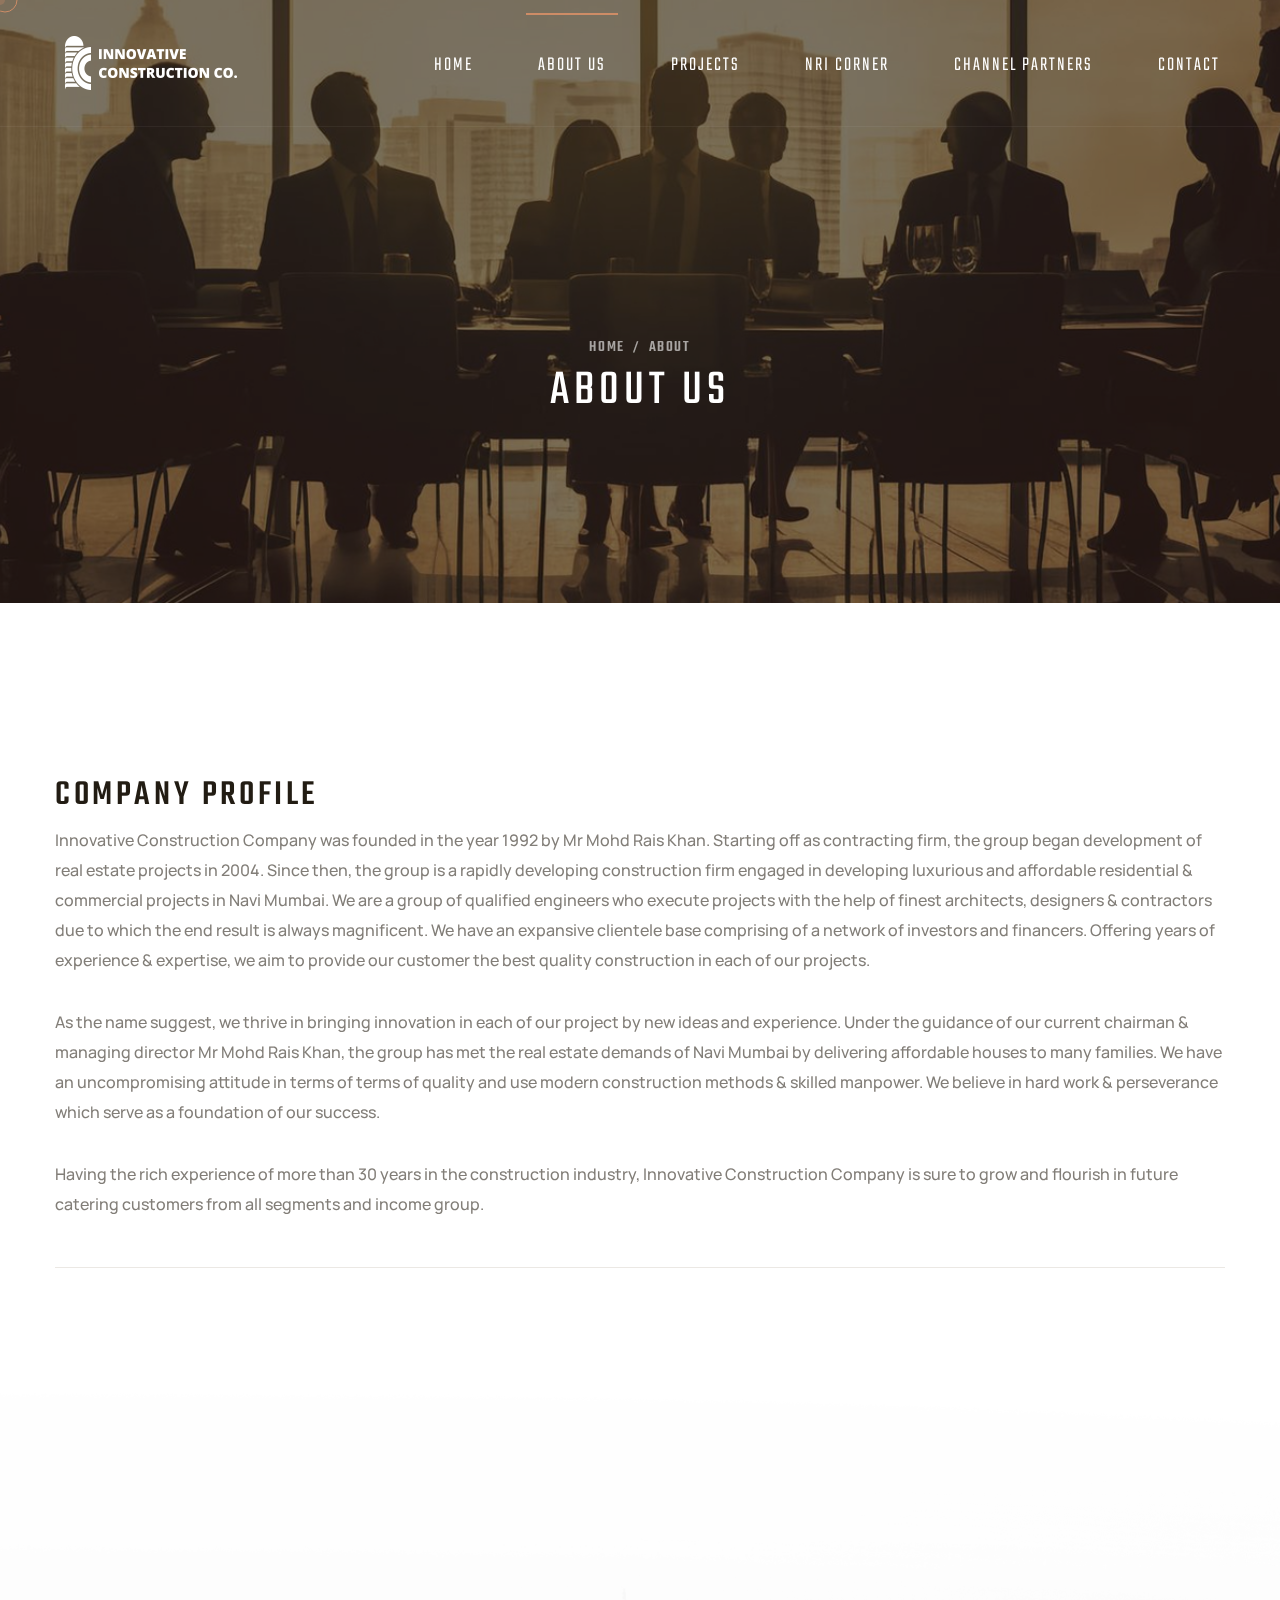
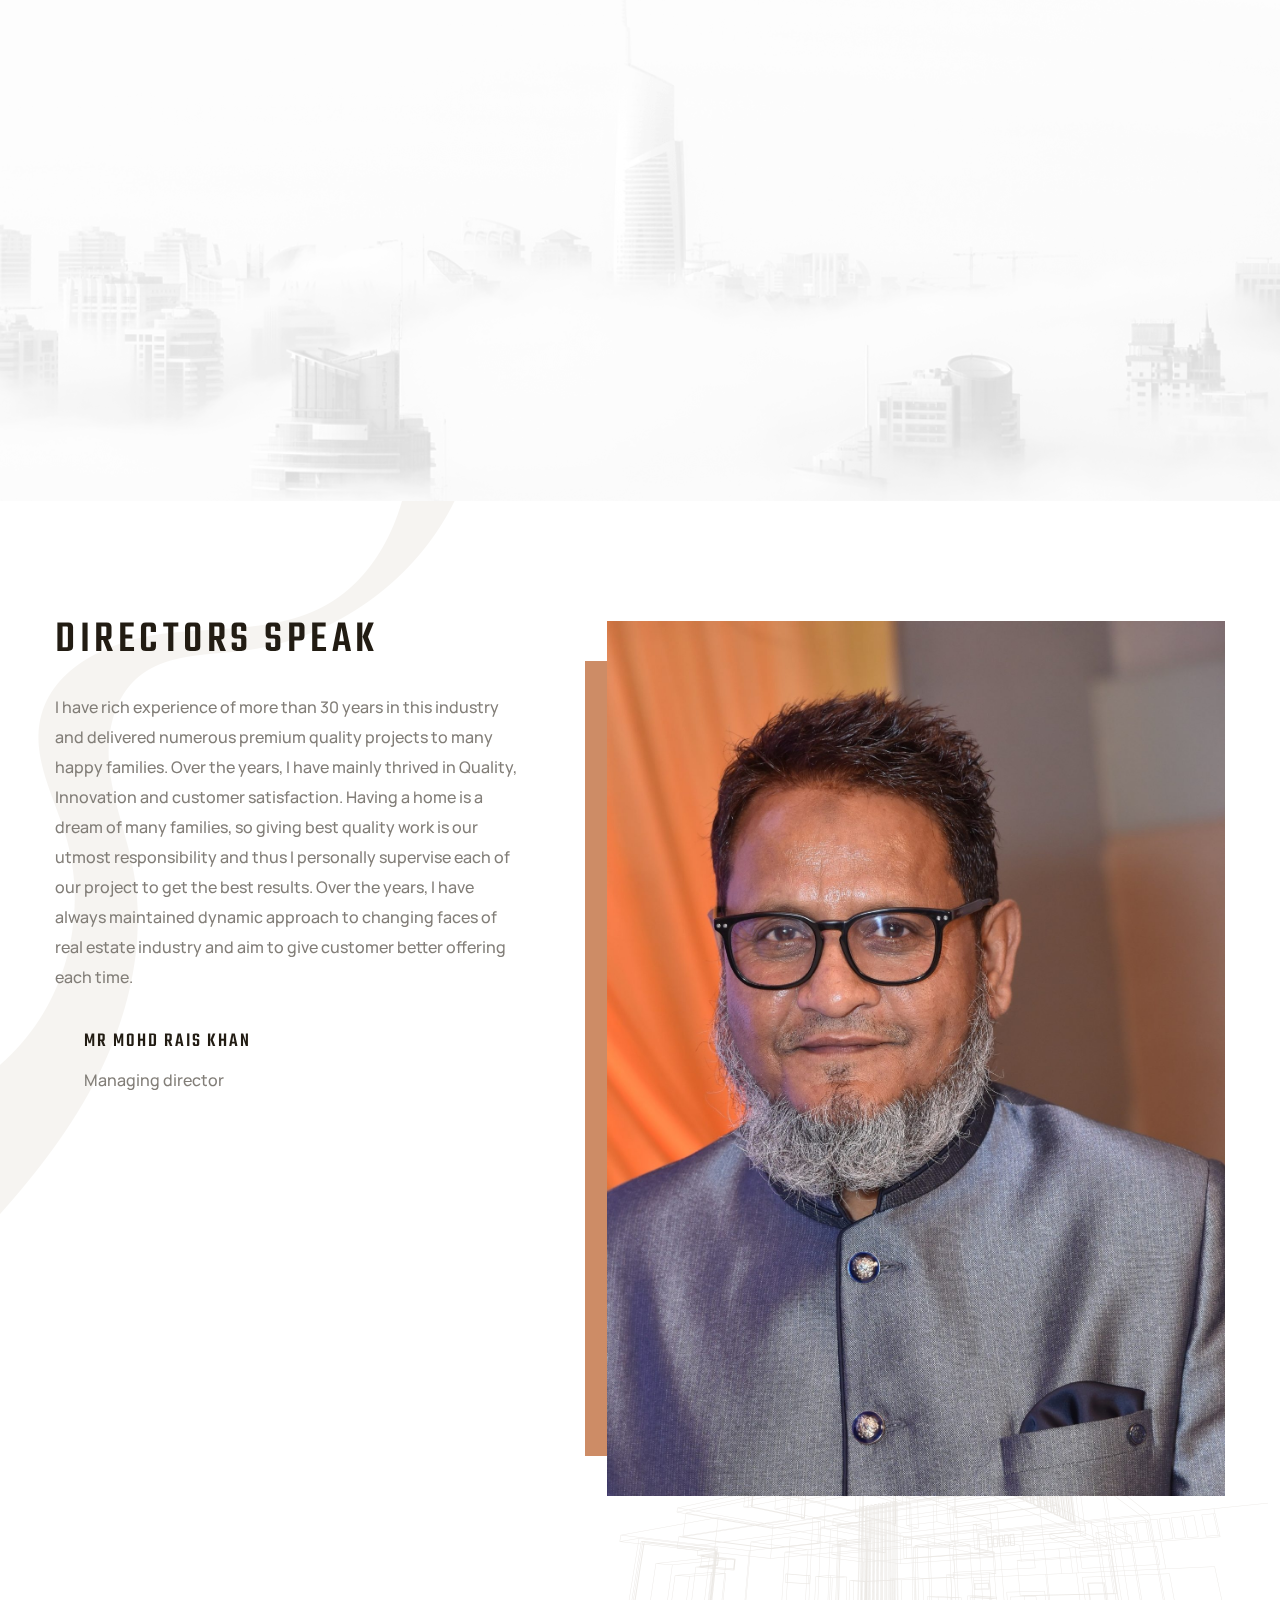
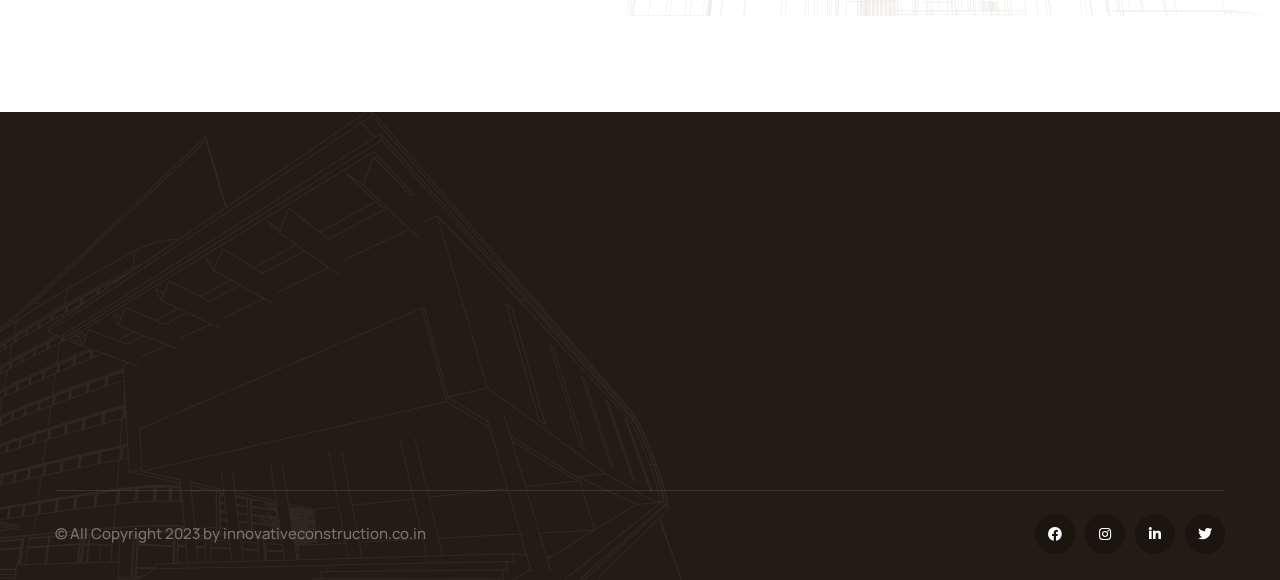
<file: about.html>
<!DOCTYPE html>
<html lang="en">

<head>
    <meta charset="UTF-8" />
    <meta name="viewport" content="width=device-width, initial-scale=1.0" />
    <title>Innovative Construction | About Us</title>
    <!-- favicons Icons -->
    <link rel="apple-touch-icon" sizes="180x180" href="assets/images/favicons/apple-touch-icon.png" />
    <link rel="icon" type="image/png" sizes="32x32" href="assets/images/favicons/favicon-32x32.png" />
    <link rel="icon" type="image/png" sizes="16x16" href="assets/images/favicons/favicon-16x16.png" />
    <link rel="manifest" href="assets/images/favicons/site.webmanifest" />
    <meta name="description" content="alipes HTML 5 Template " />

    <!-- fonts -->
    <link rel="preconnect" href="https://fonts.googleapis.com">

    <link rel="preconnect" href="https://fonts.gstatic.com" crossorigin>

    <link href="https://fonts.googleapis.com/css2?family=Manrope:wght@200;300;400;500;600;700;800&display=swap"
        rel="stylesheet">

    <link href="https://fonts.googleapis.com/css2?family=Teko:wght@300;400;500;600;700&display=swap" rel="stylesheet">
 
    <link rel="stylesheet" href="assets/vendors/bootstrap/css/bootstrap.min.css" />
    <link rel="stylesheet" href="assets/vendors/animate/animate.min.css" />
    <link rel="stylesheet" href="assets/vendors/animate/custom-animate.css" />
    <link rel="stylesheet" href="assets/vendors/fontawesome/css/all.min.css" />
    <link rel="stylesheet" href="assets/vendors/jarallax/jarallax.css" />
    <link rel="stylesheet" href="assets/vendors/jquery-magnific-popup/jquery.magnific-popup.css" />
    <link rel="stylesheet" href="assets/vendors/nouislider/nouislider.min.css" />
    <link rel="stylesheet" href="assets/vendors/nouislider/nouislider.pips.css" />
    <link rel="stylesheet" href="assets/vendors/odometer/odometer.min.css" />
    <link rel="stylesheet" href="assets/vendors/swiper/swiper.min.css" />
    <link rel="stylesheet" href="assets/vendors/alipes-icons/style.css">
    <link rel="stylesheet" href="assets/vendors/tiny-slider/tiny-slider.min.css" />
    <link rel="stylesheet" href="assets/vendors/reey-font/stylesheet.css" />
    <link rel="stylesheet" href="assets/vendors/owl-carousel/owl.carousel.min.css" />
    <link rel="stylesheet" href="assets/vendors/owl-carousel/owl.theme.default.min.css" />
    <link rel="stylesheet" href="assets/vendors/bxslider/jquery.bxslider.css" />
    <link rel="stylesheet" href="assets/vendors/bootstrap-select/css/bootstrap-select.min.css" />
    <link rel="stylesheet" href="assets/vendors/vegas/vegas.min.css" />
    <link rel="stylesheet" href="assets/vendors/jquery-ui/jquery-ui.css" />
    <link rel="stylesheet" href="assets/vendors/timepicker/timePicker.css" />
    <link rel="stylesheet" href="assets/vendors/nice-select/nice-select.css" />

    <!-- template styles -->
    <link rel="stylesheet" href="assets/css/alipes.css" />
    <link rel="stylesheet" href="assets/css/alipes-responsive.css" />
</head>

<body class="custom-cursor">

    <div class="custom-cursor__cursor"></div>
    <div class="custom-cursor__cursor-two"></div>





    <div class="preloader">
        <div class="preloader__image"></div>
    </div>
    <!-- /.preloader -->


    <div class="page-wrapper">
        <header class="main-header-two">
            <nav class="main-menu main-menu-two">
                <div class="main-menu-two__wrapper">
                    <div class="main-menu-two__wrapper-inner">
                        <div class="main-menu-two__logo">
                                <a href="index.html"><img src="assets/images/resources/logo-1.png" alt=""></a>
                            </div>
                        <div class="main-menu-two__left">
                            <div class="main-menu-two__main-menu-box">
                                <a href="#" class="mobile-nav__toggler"><i class="fa fa-bars"></i></a>
                                <ul class="main-menu__list">
                                    <li class="dropdown megamenu">
                                        <a href="index.html">Home </a>
                                    </li>
                                    <li class="current">
                                        <a href="about.html">About Us</a>
                                    </li>
                                    <li class="dropdown">
                                        <a href="#">Projects</a>
                                        <ul class="shadow-box">
                                            <li><a href="under-construction.html">Under Construction</a></li>
                                            <li><a href="completed.html">Completed</a></li>
                                        </ul>
                                    </li>
                                    <li class="dropdown">
                                        <a href="NRI-Corner.html">NRI Corner</a>
                                    </li>
                                    <li class="dropdown">
                                        <a href="channel-partners.html">Channel Partners</a>
                                    </li>
                                    <li>
                                        <a href="contact.html">Contact</a>
                                    </li>
                                </ul>
                            </div>
                        </div>
                        <!-- <div class="main-menu-two__right">
                            <div class="main-menu-two__search-cart-btn">
                                <div class="main-menu-two__search-cart-box">
                                    <div class="main-menu-two__search-box">
                                        <a href="#"
                                            class="main-menu-two__search search-toggler icon-magnifying-glass"></a>
                                    </div>
                                    <div class="main-menu-two__cart-box">
                                        <a href="cart.html" class="main-menu-two__cart icon-shopping-cart"></a>
                                    </div>
                                </div>
                                <div class="main-menu-two__btn-box">
                                    <a href="contact.html" class="thm-btn main-menu-two__btn">Schedule a Visit</a>
                                </div>
                            </div>
                        </div> -->
                    </div>
                </div>
            </nav>
        </header>

        <div class="stricky-header stricked-menu main-menu">
            <div class="sticky-header__content"></div><!-- /.sticky-header__content -->
        </div><!-- /.stricky-header -->

        <!--Page Header Start-->
        <section class="page-header">
            <div class="page-header-bg" style="background-image: url(assets/images/backgrounds/about-bg.jpg)">
            </div>
            <div class="page-header__overly"></div>
            <div class="container">
                <div class="page-header__inner">
                    <ul class="thm-breadcrumb list-unstyled">
                        <li><a href="index.html">Home</a></li>
                        <li><span>/</span></li>
                        <li>about</li>
                    </ul>
                    <h2>about us</h2>
                </div>
            </div>
        </section>
        <!--Page Header End-->

        <!--Apartments Two Page Start-->
        <section class="apartment-details-one pb-0">
            <div class="container">
                <div class="row">
                    <div class="col-xl-12">
                        <!-- <div class="apartment-details-one__img-box">
                            <div class="apartment-details-one__img">
                                <img src="assets/images/resources/apartment-details-one-img-1.jpg" alt="">
                            </div>
                        </div>
                        <div class="apartment-details-one__list-box">
                            <ul class="list-unstyled apartment-details-one__list">
                                <li>
                                    <div class="apartment-details-one__list-content">
                                        <h3>130</h3>
                                        <h5>SQUARE AREAS</h5>
                                    </div>
                                </li>
                                <li>
                                    <div class="apartment-details-one__list-content">
                                        <h3>6 <sup>th</sup></h3>
                                        <h5>floor</h5>
                                    </div>
                                </li>
                                <li>
                                    <div class="apartment-details-one__list-content">
                                        <h3>3</h3>
                                        <h5>Bedrooms</h5>
                                    </div>
                                </li>
                                <li>
                                    <div class="apartment-details-one__list-content">
                                        <h3>2</h3>
                                        <h5>bathrooms</h5>
                                    </div>
                                </li>
                                <li>
                                    <div class="apartment-details-one__list-content">
                                        <h3>1</h3>
                                        <h5>terrace</h5>
                                    </div>
                                </li>
                                <li>
                                    <div class="apartment-details-one__list-content">
                                        <h3>2</h3>
                                        <h5>parkings</h5>
                                    </div>
                                </li>
                            </ul>
                        </div> -->
                        <div class="apartment-details-one__content-box pb-5">
                            <h2 class="apartment-details-one__content-title">Company Profile</h2>
                            <p class="apartment-details-one__text-1">Innovative Construction Company was founded in the year 1992 by Mr Mohd Rais Khan. Starting off as contracting firm, the group began development of real estate projects in 2004. Since then, the group is a rapidly developing construction firm engaged in developing luxurious and affordable residential & commercial projects in Navi Mumbai. We are a group of qualified engineers who execute projects with the help of finest architects, designers & contractors due to which the end result is always magnificent. We have an expansive clientele base comprising of a network of investors and financers. Offering years of experience & expertise, we aim to provide our customer the best quality construction in each of our projects.</p>
                            <p class="apartment-details-one__text-2">As the name suggest, we thrive in bringing innovation in each of our project by new ideas and experience. Under the guidance of our current chairman & managing director Mr Mohd Rais Khan, the group has met the real estate demands of Navi Mumbai by delivering affordable houses to many families. We have an uncompromising attitude in terms of terms of quality and use modern construction methods & skilled manpower. We believe in hard work & perseverance which serve as a foundation of our success.</p>
                            <p class="apartment-details-one__text-2">Having the rich experience of more than 30 years in the construction industry, Innovative Construction Company is sure to grow and flourish in future catering customers from all segments and income group.</p>
                            <!-- <ul class="list-unstyled apartment-details-one__points">
                                <li>
                                    <div class="icon">
                                        <i class="fa fa-check"></i>
                                    </div>
                                    <div class="text">
                                        <p>Lorem ipsum dolor sit amet is simply free text available in the market</p>
                                    </div>
                                </li>
                                <li>
                                    <div class="icon">
                                        <i class="fa fa-check"></i>
                                    </div>
                                    <div class="text">
                                        <p>Sed tempor arcu non ligula convallis suffered alternation in some form by
                                            injected</p>
                                    </div>
                                </li>
                                <li>
                                    <div class="icon">
                                        <i class="fa fa-check"></i>
                                    </div>
                                    <div class="text">
                                        <p>Fusce sodales lacus sollicitudin, if you are going to use a passage</p>
                                    </div>
                                </li>
                                <li>
                                    <div class="icon">
                                        <i class="fa fa-check"></i>
                                    </div>
                                    <div class="text">
                                        <p>Curabitur efficitur gravida ligula siml is not</p>
                                    </div>
                                </li>
                            </ul> -->
                        </div>
                    </div>
                </div>
            </div>
        </section>
        <!--Apartments Two Page End-->

        <!--About Two Start-->
        <!-- <section class="about-two">
            <div class="about-two__shape-3 float-bob-x">
                <img src="assets/images/shapes/about-two-shape-3.png" alt="">
            </div>
            <div class="container">
                <div class="row">
                    <div class="col-xl-12 col-lg-12">
                        <div class="about-two__left">
                            <div class="section-title text-left">
                                <!-- <span class="section-title__tagline">Who we are</span> --
                                <h2 class="section-title__title">Company Profile</h2>
                            </div>
                            <p class="about-two__text-1">Innovative Construction Company was founded in the year 1992 by Mr Mohd Rais Khan. Starting off as contracting firm, the group began development of real estate projects in 2004. Since then, the group is a rapidly developing construction firm engaged in developing luxurious and affordable residential & commercial projects in Navi Mumbai. We are a group of qualified engineers who execute projects with the help of finest architects, designers & contractors due to which the end result is always magnificent. We have an expansive clientele base comprising of a network of investors and financers. Offering years of experience & expertise, we aim to provide our customer the best quality construction in each of our projects.</p>
                            <div class="pt-3"></div>
                            <p class="about-two__text-1">As the name suggest, we thrive in bringing innovation in each of our project by new ideas and experience. Under the guidance of our current chairman & managing director Mr Mohd Rais Khan, the group has met the real estate demands of Navi Mumbai by delivering affordable houses to many families. We have an uncompromising attitude in terms of terms of quality and use modern construction methods & skilled manpower. We believe in hard work & perseverance which serve as a foundation of our success.</p>
                            <div class="pt-3"></div>
                            <p class="about-two__text-1">Having the rich experience of more than 25 years in the construction industry, Innovative Construction Company is sure to grow and flourish in future catering customers from all segments and income group.</p>
                        </div>
                    </div>
                </div>
            </div>
        </section> -->
        <!--About Two End-->

        <!--Feature One Start-->
        <section class="feature-one">
            <div class="testimonial-two__bg" style="background-image: url(assets/images/backgrounds/testimonial-two-bg.png);"></div>
            <div class="container">
                <div class="row">
                    <!--Feature One Single Start-->
                    <div class="col-xl-4 col-lg-4 wow fadeInUp" data-wow-delay="100ms">
                        <div class="feature-one__single">
                            <div class="feature-one__img">
                                <img src="assets/images/about/mision.jpg" alt="">
                            </div>
                            <div class="feature-one__content">
                                <h3 class="feature-one__title">Our Mission</h3>
                                <p class="feature-one__text">We thrive to bring warmth, affection & happiness to all our customers and set customer satisfaction as our topmost priority in each of our project.</p>
                            </div>
                        </div>
                    </div>
                    <!--Feature One Single End-->
                    <!--Feature One Single Start-->
                    <div class="col-xl-4 col-lg-4 wow fadeInUp" data-wow-delay="200ms">
                        <div class="feature-one__single">
                            <div class="feature-one__img">
                                <img src="assets/images/about/vision.jpg" alt="">
                            </div>
                            <div class="feature-one__content">
                                <h3 class="feature-one__title">Our Vision</h3>
                                <p class="feature-one__text">Ever since starting the company in 1992, the vision was to provide exquisite and affordable homes to all strata of the society. We are very passionate to meet our customers’ needs and provide them with the best quality and on-time possession as per our commitments.</p>
                            </div>
                        </div>
                    </div>
                    <!--Feature One Single End-->
                    <!--Feature One Single Start-->
                    <div class="col-xl-4 col-lg-4 wow fadeInUp" data-wow-delay="300ms">
                        <div class="feature-one__single">
                            <div class="feature-one__img">
                                <img src="assets/images/about/value.jpg" alt="">
                            </div>
                            <div class="feature-one__content">
                                <h3 class="feature-one__title">Our Values</h3>
                                <p class="feature-one__text">"It's not hard to make decisions once you know what your values are"</p>
                                <ul class="about-two__points-list text-start list-unstyled mt-2">
                                <li>
                                    <div class="icon">
                                        <span class="fa fa-check"></span>
                                    </div>
                                    <div class="text">
                                        <h5>QUALITY</h5>
                                    </div>
                                </li>
                                <li>
                                    <div class="icon">
                                        <span class="fa fa-check"></span>
                                    </div>
                                    <div class="text">
                                        <h5>PASSION FOR INNOVATION</h5>
                                    </div>
                                </li>
                                <li>
                                    <div class="icon">
                                        <span class="fa fa-check"></span>
                                    </div>
                                    <div class="text">
                                        <h5>TRANSPARANCY</h5>
                                    </div>
                                </li>
                                <li>
                                    <div class="icon">
                                        <span class="fa fa-check"></span>
                                    </div>
                                    <div class="text">
                                        <h5>PREMIER CUSTOMER SERVICE BEFORE AND AFTER HANDOVER</h5>
                                    </div>
                                </li>
                                <li>
                                    <div class="icon">
                                        <span class="fa fa-check"></span>
                                    </div>
                                    <div class="text">
                                        <h5>RELIABILITY</h5>
                                    </div>
                                </li>
                                <li>
                                    <div class="icon">
                                        <span class="fa fa-check"></span>
                                    </div>
                                    <div class="text">
                                        <h5>CREDIBILITY AND GOODWILL</h5>
                                    </div>
                                </li>
                            </ul>
                            </div>
                        </div>
                    </div>
                    <!--Feature One Single End-->
                </div>
            </div>
        </section>
        <!--Feature One End-->

        <!--Brand One Start-->
        <!-- <section class="brand-one brand-two">
            <div class="brand-one__wrap">
                <div class="brand-one__shape-1 float-bob-y">
                    <img src="assets/images/shapes/brand-one-shape-1.png" alt="">
                </div>
                <div class="brand-one__shape-2 float-bob-x">
                    <img src="assets/images/shapes/brand-one-shape-2.png" alt="">
                </div>
                <div class="container">
                    <div class="row">
                        <div class="col-xl-12">
                            <div class="brand-one__inner">
                                <div class="thm-swiper__slider swiper-container" data-swiper-options='{"spaceBetween": 100, "slidesPerView": 5, "autoplay": { "delay": 5000 }, "breakpoints": {
                        "0": {
                            "spaceBetween": 30,
                            "slidesPerView": 2
                        },
                        "375": {
                            "spaceBetween": 30,
                            "slidesPerView": 2
                        },
                        "575": {
                            "spaceBetween": 30,
                            "slidesPerView": 3
                        },
                        "767": {
                            "spaceBetween": 50,
                            "slidesPerView": 4
                        },
                        "991": {
                            "spaceBetween": 50,
                            "slidesPerView": 5
                        },
                        "1199": {
                            "spaceBetween": 100,
                            "slidesPerView": 6
                        }
                    }}'>
                                    <div class="swiper-wrapper">
                                        <div class="swiper-slide">
                                            <img src="assets/images/brand/brand-1-1.png" alt="">
                                        </div><!-- /.swiper-slide 
                                        <div class="swiper-slide">
                                            <img src="assets/images/brand/brand-1-2.png" alt="">
                                        </div><!-- /.swiper-slide 
                                        <div class="swiper-slide">
                                            <img src="assets/images/brand/brand-1-3.png" alt="">
                                        </div><!-- /.swiper-slide 
                                        <div class="swiper-slide">
                                            <img src="assets/images/brand/brand-1-4.png" alt="">
                                        </div><!-- /.swiper-slide 
                                        <div class="swiper-slide">
                                            <img src="assets/images/brand/brand-1-5.png" alt="">
                                        </div><!-- /.swiper-slide 
                                        <div class="swiper-slide">
                                            <img src="assets/images/brand/brand-1-6.png" alt="">
                                        </div><!-- /.swiper-slide 
                                        <div class="swiper-slide">
                                            <img src="assets/images/brand/brand-1-1.png" alt="">
                                        </div><!-- /.swiper-slide 
                                        <div class="swiper-slide">
                                            <img src="assets/images/brand/brand-1-2.png" alt="">
                                        </div><!-- /.swiper-slide 
                                        <div class="swiper-slide">
                                            <img src="assets/images/brand/brand-1-3.png" alt="">
                                        </div><!-- /.swiper-slide 
                                        <div class="swiper-slide">
                                            <img src="assets/images/brand/brand-1-4.png" alt="">
                                        </div><!-- /.swiper-slide 
                                        <div class="swiper-slide">
                                            <img src="assets/images/brand/brand-1-5.png" alt="">
                                        </div><!-- /.swiper-slide 
                                        <div class="swiper-slide">
                                            <img src="assets/images/brand/brand-1-6.png" alt="">
                                        </div><!-- /.swiper-slide 
                                    </div>
                                </div>
                            </div>
                        </div>
                    </div>
                </div>
            </div>
        </section> -->
        <!--Brand One End-->

        <!--New Concept Two Start-->
        <section class="new-concept-two">
            <div class="new-concept-two__shape-1 float-bob-y">
                <img src="assets/images/shapes/new-concept-two-shape-1.png" alt="">
            </div>
            <div class="new-concept-two__shape-2 float-bob-x">
                <img src="assets/images/shapes/new-concept-two-shape-2.png" alt="">
            </div>
            <div class="container">
                <div class="row">
                    <div class="col-xl-5 col-lg-6">
                        <div class="new-concept-two__left">
                            <div class="section-title text-left">
                                <!-- <span class="section-title__tagline">Good lifestyle</span> -->
                                <h2 class="section-title__title">Directors speak</h2>
                            </div>
                            <p class="new-concept__text">I have rich experience of more than 30 years in this industry and delivered numerous premium quality projects to many happy families. Over the years, I have mainly thrived in Quality, Innovation and customer satisfaction. Having a home is a dream of many families, so giving best quality work is our utmost responsibility and thus I personally supervise each of our project to get the best results. Over the years, I have always maintained dynamic approach to changing faces of real estate industry and aim to give customer better offering each time.</p>
                            <ul class="new-concept__points list-unstyled">
                                <li>
                                    <div class="text">
                                        <h3>Mr Mohd Rais Khan</h3>
                                        <p>Managing director</p>
                                    </div>
                                </li>
                            </ul>
                        </div>
                    </div>
                    <div class="col-xl-7 col-lg-6">
                        <div class="new-concept-two__right">
                            <div class="new-concept-two__img">
                                <img src="assets/images/about/Daddy-photo-1-scaled.jpg" alt="">
                            </div>
                        </div>
                    </div>
                </div>
            </div>
        </section>
        <!--New Concept Two End-->

        <!--Team One Start-->
        <!-- <section class="team-one">
            <div class="container">
                <div class="section-title text-center">
                    <span class="section-title__tagline">expert agents</span>
                    <h2 class="section-title__title">meet property agents</h2>
                </div>
                <div class="row">
                    <!--Team One Single Start--
                    <div class="col-xl-4 col-lg-4 wow fadeInUp" data-wow-delay="100ms">
                        <div class="team-one__single">
                            <div class="team-one__img-box">
                                <div class="team-one__img">
                                    <img src="assets/images/team/team-1-1.jpg" alt="">
                                </div>
                                <ul class="list-unstyled team-one__social-two">
                                    <li><a href="#"><i class="fas fa-share-alt"></i></a></li>
                                </ul>
                                <ul class="list-unstyled team-one__social">
                                    <li><a href="#"><i class="fab fa-facebook-f"></i></a></li>
                                    <li><a href="#"><i class="fab fa-twitter"></i></a></li>
                                    <li><a href="#"><i class="fab fa-linkedin-in"></i></a></li>
                                    <li><a href="#"><i class="fab fa-dribbble"></i></a></li>
                                </ul>
                            </div>
                            <div class="team-one__content">
                                <h3 class="team-one__name"><a href="agents.html">Jessica brown</a></h3>
                                <h5 class="team-one__sub-title">Architecture</h5>
                            </div>
                        </div>
                    </div>
                    <!--Team One Single End-->
                    <!--Team One Single Start--
                    <div class="col-xl-4 col-lg-4 wow fadeInUp" data-wow-delay="200ms">
                        <div class="team-one__single">
                            <div class="team-one__img-box">
                                <div class="team-one__img">
                                    <img src="assets/images/team/team-1-2.jpg" alt="">
                                </div>
                                <ul class="list-unstyled team-one__social-two">
                                    <li><a href="#"><i class="fas fa-share-alt"></i></a></li>
                                </ul>
                                <ul class="list-unstyled team-one__social">
                                    <li><a href="#"><i class="fab fa-facebook-f"></i></a></li>
                                    <li><a href="#"><i class="fab fa-twitter"></i></a></li>
                                    <li><a href="#"><i class="fab fa-linkedin-in"></i></a></li>
                                    <li><a href="#"><i class="fab fa-dribbble"></i></a></li>
                                </ul>
                            </div>
                            <div class="team-one__content">
                                <h3 class="team-one__name"><a href="agents.html">Mike hardson</a></h3>
                                <h5 class="team-one__sub-title">Architecture</h5>
                            </div>
                        </div>
                    </div>
                    <!--Team One Single End-->
                    <!--Team One Single Start--
                    <div class="col-xl-4 col-lg-4 wow fadeInUp" data-wow-delay="300ms">
                        <div class="team-one__single">
                            <div class="team-one__img-box">
                                <div class="team-one__img">
                                    <img src="assets/images/team/team-1-3.jpg" alt="">
                                </div>
                                <ul class="list-unstyled team-one__social-two">
                                    <li><a href="#"><i class="fas fa-share-alt"></i></a></li>
                                </ul>
                                <ul class="list-unstyled team-one__social">
                                    <li><a href="#"><i class="fab fa-facebook-f"></i></a></li>
                                    <li><a href="#"><i class="fab fa-twitter"></i></a></li>
                                    <li><a href="#"><i class="fab fa-linkedin-in"></i></a></li>
                                    <li><a href="#"><i class="fab fa-dribbble"></i></a></li>
                                </ul>
                            </div>
                            <div class="team-one__content">
                                <h3 class="team-one__name"><a href="agents.html">Sarah albert</a></h3>
                                <h5 class="team-one__sub-title">Architecture</h5>
                            </div>
                        </div>
                    </div>
                    <!--Team One Single End--
                </div>
            </div>
        </section> -->
        <!--Team One End-->

        <!--CTA Three End-->
        <!-- <section class="cta-three">
            <div class="cta-three__shape-1 float-bob-x">
                <img src="assets/images/shapes/cta-three-shape-1.png" alt="">
            </div>
            <div class="container">
                <div class="row">
                    <div class="col-xl-6 col-lg-8">
                        <div class="cta-three__left">
                            <p class="cta-three__sub-title">Don’t hestitate to contact us</p>
                            <h3 class="cta-three__title">Make an appointment now</h3>
                        </div>
                    </div>
                    <div class="col-xl-6 col-lg-4">
                        <div class="cta-three__btn-box">
                            <a href="contact.html" class="thm-btn cta-three__btn">Schedule a visit</a>
                        </div>
                    </div>
                </div>
            </div>
        </section> -->
        <!--CTA Three End-->

        <section class="pt-5 pb-5">
            <div class="container"></div>
        </section>

        <!--Site Footer Start-->
        <footer class="site-footer">
            <div class="site-footer__shape-1 float-bob-x">
                <img src="assets/images/shapes/site-footer-shape-1.png" alt="">
            </div>
            <div class="container">
                <div class="site-footer__inner">
                    <div class="site-footer__top">
                        <div class="row">
                            <div class="col-xl-2 col-lg-2 col-md-6 wow fadeInUp" data-wow-delay="100ms">
                                <div class="footer-widget__column footer-widget__about">
                                    <div class="footer-widget__logo">
                                        <a href="index.html"><img src="assets/images/resources/footer-logo.png"
                                                alt=""></a>
                                    </div>
                                </div>
                            </div>
                            <div class="col-xl-3 col-lg-4 col-md-6 wow fadeInUp" data-wow-delay="200ms">
                                <div class="footer-widget__column footer-widget__explore">
                                    <div class="footer-widget__title-box">
                                        <h3 class="footer-widget__title">explore</h3>
                                    </div>
                                    <div class="footer-widget__explore-list-box">
                                        <ul class="footer-widget__explore-list list-unstyled">
                                            <li><a href="about.html">About us</a></li>
                                            <li><a href="contact.html">Contact</a></li>
                                            <li><a href="under-construction.html">Our Projects</a></li>
                                            <li><a href="completed.html">Developed Projects</a></li>
                                        </ul>
                                    </div>
                                </div>
                            </div>
							
							<div class="col-xl-3 col-lg-4 col-md-6 wow fadeInUp" data-wow-delay="200ms">
                                <div class="footer-widget__column footer-widget__explore">
                                    <div class="footer-widget__title-box">
                                        <h3 class="footer-widget__title">Quick Links</h3>
                                    </div>
                                    <div class="footer-widget__explore-list-box">
                                        <ul class="footer-widget__explore-list list-unstyled">
                                            <li><a href="NRI-Corner.html">NRI Corner</a></li>
                                            <li><a href="channel-partners.html">Channel Partners</a></li>
                                        </ul>
                                    </div>
                                </div>
                            </div>
							
							
                            <div class="col-xl-4 col-lg-3 col-md-6 wow fadeInUp" data-wow-delay="300ms">
                                <div class="footer-widget__column footer-widget__contact">
                                    <div class="footer-widget__title-box">
                                        <h3 class="footer-widget__title">Contact</h3>
                                    </div>
                                    <p class="footer-widget__contact-text">Innovative Palace, Plot No. 157, Sector 44, Seawoods, Nerul, Navi Mumbai 400 706</p>
                                    <ul class="footer-widget__contact-list list-unstyled">
                                        <li>
                                            <div class="icon">
                                                <span class="fas fa-envelope"></span>
                                            </div>
                                            <div class="text">
                                                <p><a href="mailto:sales@innovativeconstruction.co.in">sales@innovativeconstruction.co.in</a></p>
                                            </div>
                                        </li>
                                        <li>
                                            <div class="icon">
                                                <span class="icon-telephone"></span>
                                            </div>
                                            <div class="text">
                                                <p><a href="tel:8566 96 8566">8566 96 8566</a></p>
                                            </div>
                                        </li>
                                    </ul>
                                </div>
                            </div>
                            <!--<div class="col-xl-3 col-lg-3 col-md-6 wow fadeInUp" data-wow-delay="400ms">
                                <div class="footer-widget__column footer-widget__newsletter">
                                    <div class="footer-widget__title-box">
                                        <h3 class="footer-widget__title">newsletter</h3>
                                    </div>
                                    <form class="footer-widget__email-box">
                                        <div class="footer-widget__email-input-box">
                                            <input type="email" placeholder="Email Address" name="email">
                                        </div>
                                        <button type="submit"
                                            class="footer-widget__subscribe-btn thm-btn">Subscribe</button>
                                    </form>
                                </div>
                            </div>-->
                        </div>
                    </div>
                    <div class="site-footer__bottom">
                        <div class="site-footer__bottom-inner">
                            <div class="site-footer__bottom-left">
                                <p class="site-footer__bottom-text">© All Copyright 2023 by <a href="#">innovativeconstruction.co.in</a>
                                </p>
                            </div>
                            <div class="site-footer__bottom-right">
                                <div class="site-footer__social">
									<a href="https://www.facebook.com/Innovativeconstco/"><i class="fab fa-facebook"></i></a>
									<a href="https://www.instagram.com/innovative_construction_co/"><i class="fab fa-instagram"></i></a>
									<a href="https://www.linkedin.com/company/innovative-construction-company/"><i class="fab fa-linkedin-in"></i></a>
                                    <a href="https://twitter.com/InnovativeCon11"><i class="fab fa-twitter"></i></a>     
                                </div>
                            </div>
                        </div>
                    </div>
                </div>
            </div>
        </footer>
        <!--Site Footer End-->


    </div><!-- /.page-wrapper -->


    <div class="mobile-nav__wrapper">
        <div class="mobile-nav__overlay mobile-nav__toggler"></div>
        <!-- /.mobile-nav__overlay -->
        <div class="mobile-nav__content">
            <span class="mobile-nav__close mobile-nav__toggler"><i class="fa fa-times"></i></span>

            <div class="logo-box">
                <a href="index.html" aria-label="logo image"><img src="assets/images/resources/logo-1.png" width="40"
                        alt="" /></a>
            </div>
            <!-- /.logo-box -->
            <div class="mobile-nav__container"></div>
            <!-- /.mobile-nav__container -->

            <ul class="mobile-nav__contact list-unstyled">
                <li>
                    <i class="fa fa-envelope"></i>
                    <a href="mailto:sales@innovativeconstruction.co.in">sales@innovativeconstruction.co.in</a>
                </li>
                <li>
                    <i class="fa fa-phone-alt"></i>
                    <a href="tel:9819435797">9819435797</a> / <a href="tel:9819354988">9819354988</a>
                </li>
            </ul><!-- /.mobile-nav__contact -->
            <div class="mobile-nav__top">
                <div class="mobile-nav__social">
                    <a href="#" class="fab fa-twitter"></a>
                    <a href="#" class="fab fa-facebook-square"></a>
                    <a href="#" class="fab fa-pinterest-p"></a>
                    <a href="#" class="fab fa-instagram"></a>
                </div><!-- /.mobile-nav__social -->
            </div><!-- /.mobile-nav__top -->



        </div>
        <!-- /.mobile-nav__content -->
    </div>
    <!-- /.mobile-nav__wrapper -->

    <div class="search-popup">
        <div class="search-popup__overlay search-toggler"></div>
        <!-- /.search-popup__overlay -->
        <div class="search-popup__content">
            <form action="#">
                <label for="search" class="sr-only">search here</label><!-- /.sr-only -->
                <input type="text" id="search" placeholder="Search Here..." />
                <button type="submit" aria-label="search submit" class="thm-btn">
                    <i class="icon-magnifying-glass"></i>
                </button>
            </form>
        </div>
        <!-- /.search-popup__content -->
    </div>
    <!-- /.search-popup -->

    <a href="#" data-target="html" class="scroll-to-target scroll-to-top"><i class="icon-up-arrow"></i></a>


    <script src="assets/vendors/jquery/jquery-3.6.0.min.js"></script>
    <script src="assets/vendors/bootstrap/js/bootstrap.bundle.min.js"></script>
    <script src="assets/vendors/jarallax/jarallax.min.js"></script>
    <script src="assets/vendors/jquery-ajaxchimp/jquery.ajaxchimp.min.js"></script>
    <script src="assets/vendors/jquery-appear/jquery.appear.min.js"></script>
    <script src="assets/vendors/jquery-circle-progress/jquery.circle-progress.min.js"></script>
    <script src="assets/vendors/jquery-magnific-popup/jquery.magnific-popup.min.js"></script>
    <script src="assets/vendors/jquery-validate/jquery.validate.min.js"></script>
    <script src="assets/vendors/nouislider/nouislider.min.js"></script>
    <script src="assets/vendors/odometer/odometer.min.js"></script>
    <script src="assets/vendors/swiper/swiper.min.js"></script>
    <script src="assets/vendors/tiny-slider/tiny-slider.min.js"></script>
    <script src="assets/vendors/wnumb/wNumb.min.js"></script>
    <script src="assets/vendors/wow/wow.js"></script>
    <script src="assets/vendors/isotope/isotope.js"></script>
    <script src="assets/vendors/countdown/countdown.min.js"></script>
    <script src="assets/vendors/owl-carousel/owl.carousel.min.js"></script>
    <script src="assets/vendors/bxslider/jquery.bxslider.min.js"></script>
    <script src="assets/vendors/bootstrap-select/js/bootstrap-select.min.js"></script>
    <script src="assets/vendors/vegas/vegas.min.js"></script>
    <script src="assets/vendors/jquery-ui/jquery-ui.js"></script>
    <script src="assets/vendors/timepicker/timePicker.js"></script>
    <script src="assets/vendors/circleType/jquery.circleType.js"></script>
    <script src="assets/vendors/circleType/jquery.lettering.min.js"></script>
    <script src="assets/vendors/nice-select/jquery.nice-select.min.js"></script>




    <!-- template js -->
    <script src="assets/js/alipes.js"></script>
</body>

</html>
</file>
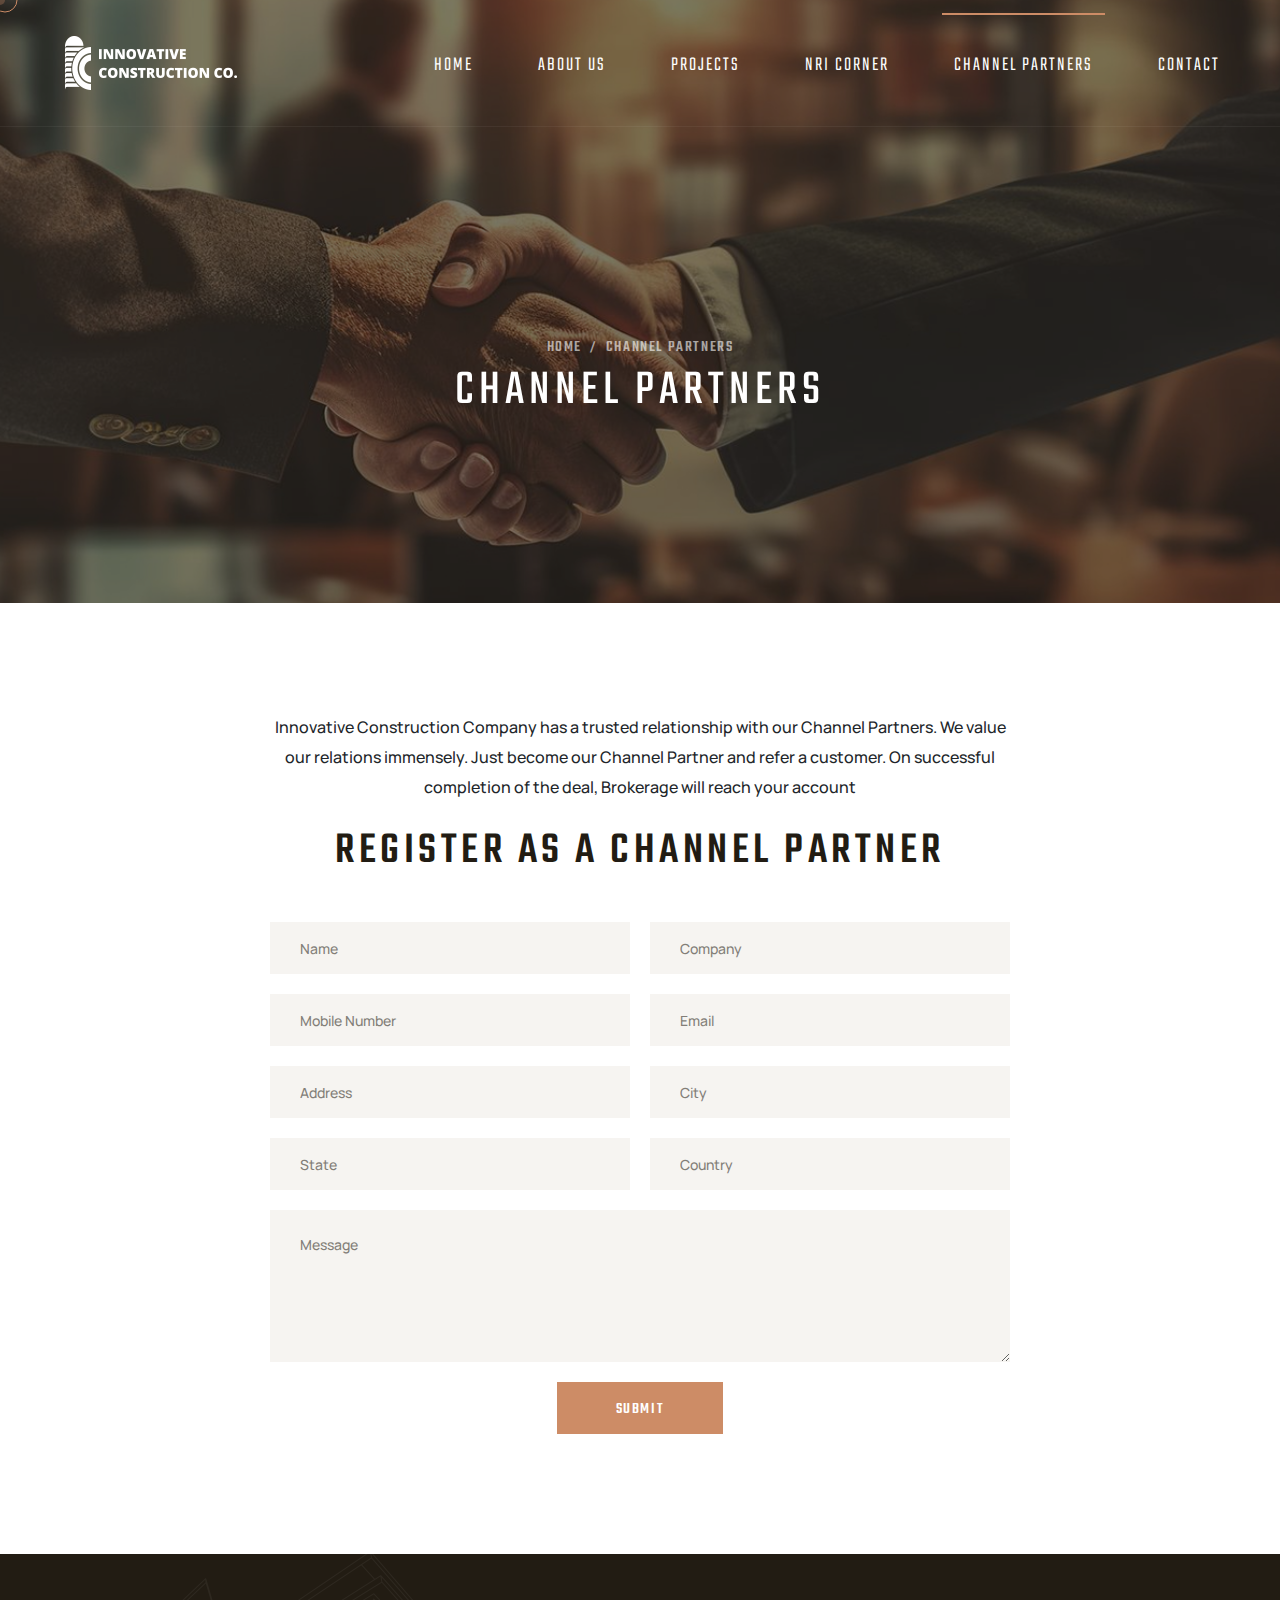
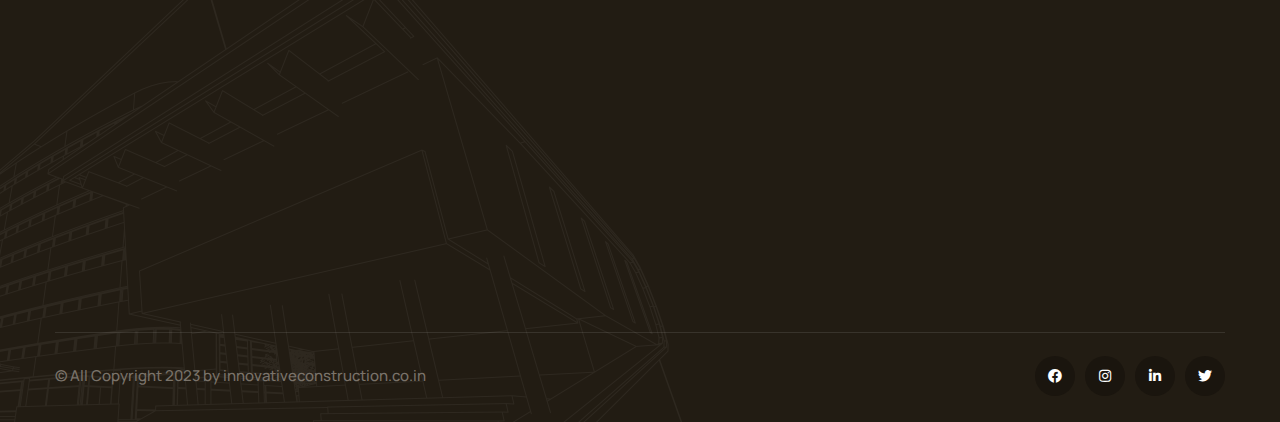
<file: channel-partners.html>
<!DOCTYPE html>
<html lang="en">

<head>
    <meta charset="UTF-8" />
    <meta name="viewport" content="width=device-width, initial-scale=1.0" />
    <title>innovativeconstruction | channel partners</title>
    <!-- favicons Icons -->
    <link rel="apple-touch-icon" sizes="180x180" href="assets/images/favicons/apple-touch-icon.png" />
    <link rel="icon" type="image/png" sizes="32x32" href="assets/images/favicons/favicon-32x32.png" />
    <link rel="icon" type="image/png" sizes="16x16" href="assets/images/favicons/favicon-16x16.png" />
    <link rel="manifest" href="assets/images/favicons/site.webmanifest" />
    <meta name="description" content="alipes HTML 5 Template " />

    <!-- fonts -->
    <link rel="preconnect" href="https://fonts.googleapis.com">

    <link rel="preconnect" href="https://fonts.gstatic.com" crossorigin>

    <link href="https://fonts.googleapis.com/css2?family=Manrope:wght@200;300;400;500;600;700;800&display=swap"
        rel="stylesheet">

    <link href="https://fonts.googleapis.com/css2?family=Teko:wght@300;400;500;600;700&display=swap" rel="stylesheet">
 
    <link rel="stylesheet" href="assets/vendors/bootstrap/css/bootstrap.min.css" />
    <link rel="stylesheet" href="assets/vendors/animate/animate.min.css" />
    <link rel="stylesheet" href="assets/vendors/animate/custom-animate.css" />
    <link rel="stylesheet" href="assets/vendors/fontawesome/css/all.min.css" />
    <link rel="stylesheet" href="assets/vendors/jarallax/jarallax.css" />
    <link rel="stylesheet" href="assets/vendors/jquery-magnific-popup/jquery.magnific-popup.css" />
    <link rel="stylesheet" href="assets/vendors/nouislider/nouislider.min.css" />
    <link rel="stylesheet" href="assets/vendors/nouislider/nouislider.pips.css" />
    <link rel="stylesheet" href="assets/vendors/odometer/odometer.min.css" />
    <link rel="stylesheet" href="assets/vendors/swiper/swiper.min.css" />
    <link rel="stylesheet" href="assets/vendors/alipes-icons/style.css">
    <link rel="stylesheet" href="assets/vendors/tiny-slider/tiny-slider.min.css" />
    <link rel="stylesheet" href="assets/vendors/reey-font/stylesheet.css" />
    <link rel="stylesheet" href="assets/vendors/owl-carousel/owl.carousel.min.css" />
    <link rel="stylesheet" href="assets/vendors/owl-carousel/owl.theme.default.min.css" />
    <link rel="stylesheet" href="assets/vendors/bxslider/jquery.bxslider.css" />
    <link rel="stylesheet" href="assets/vendors/bootstrap-select/css/bootstrap-select.min.css" />
    <link rel="stylesheet" href="assets/vendors/vegas/vegas.min.css" />
    <link rel="stylesheet" href="assets/vendors/jquery-ui/jquery-ui.css" />
    <link rel="stylesheet" href="assets/vendors/timepicker/timePicker.css" />
    <link rel="stylesheet" href="assets/vendors/nice-select/nice-select.css" />

    <!-- template styles -->
    <link rel="stylesheet" href="assets/css/alipes.css" />
    <link rel="stylesheet" href="assets/css/alipes-responsive.css" />
</head>

<body class="custom-cursor">

    <div class="custom-cursor__cursor"></div>
    <div class="custom-cursor__cursor-two"></div>





    <div class="preloader">
        <div class="preloader__image"></div>
    </div>
    <!-- /.preloader -->


    <div class="page-wrapper">
        <header class="main-header-two">
            <nav class="main-menu main-menu-two">
                <div class="main-menu-two__wrapper">
                    <div class="main-menu-two__wrapper-inner">
                        <div class="main-menu-two__logo">
                                <a href="index.html"><img src="assets/images/resources/logo-1.png" alt=""></a>
                            </div>
                        <div class="main-menu-two__left">
                            <div class="main-menu-two__main-menu-box">
                                <a href="#" class="mobile-nav__toggler"><i class="fa fa-bars"></i></a>
                                <ul class="main-menu__list">
                                    <li class="dropdown megamenu">
                                        <a href="index.html">Home </a>
                                    </li>
                                    <li>
                                        <a href="about.html">About Us</a>
                                    </li>
                                    <li class="dropdown">
                                        <a href="#">Projects</a>
                                        <ul class="shadow-box">
                                            <li><a href="under-construction.html">Under Construction</a></li>
                                            <li><a href="completed.html">Completed</a></li>
                                        </ul>
                                    </li>
                                    <li class="dropdown">
                                        <a href="NRI-Corner.html">NRI Corner</a>
                                    </li>
                                    <li class="dropdown current">
                                        <a href="channel-partners.html">Channel Partners</a>
                                    </li>
                                    <li>
                                        <a href="contact.html">Contact</a>
                                    </li>
                                </ul>
                            </div>
                        </div>
                        <!-- <div class="main-menu-two__right">
                            <div class="main-menu-two__search-cart-btn">
                                <div class="main-menu-two__search-cart-box">
                                    <div class="main-menu-two__search-box">
                                        <a href="#"
                                            class="main-menu-two__search search-toggler icon-magnifying-glass"></a>
                                    </div>
                                    <div class="main-menu-two__cart-box">
                                        <a href="cart.html" class="main-menu-two__cart icon-shopping-cart"></a>
                                    </div>
                                </div>
                                <div class="main-menu-two__btn-box">
                                    <a href="contact.html" class="thm-btn main-menu-two__btn">Schedule a Visit</a>
                                </div>
                            </div>
                        </div> -->
                    </div>
                </div>
            </nav>
        </header>

        <div class="stricky-header stricked-menu main-menu">
            <div class="sticky-header__content"></div><!-- /.sticky-header__content -->
        </div><!-- /.stricky-header -->

        <!--Page Header Start-->
        <section class="page-header">
            <div class="page-header-bg" style="background-image: url(assets/images/backgrounds/channel-partner-bg.jpg)">
            </div>
            <div class="page-header__overly"></div>
            <div class="container">
                <div class="page-header__inner">
                    <ul class="thm-breadcrumb list-unstyled">
                        <li><a href="index.html">Home</a></li>
                        <li><span>/</span></li>
                        <li>Channel Partners</li>
                    </ul>
                    <h2>Channel Partners</h2>
                </div>
            </div>
        </section>
        <!--Page Header End-->

        <!--Contact Page Start-->
        <section class="contact-page">
            <div class="container">
                <div class="section-title text-center">
                    <!-- <span class="section-title__tagline">LEAVE A MESSAGE</span> -->
                    <p class="apartment-details-one__text-1 text-dark mb-4">Innovative Construction Company has a trusted relationship with our Channel Partners. We value our relations immensely. Just become our Channel Partner and refer a customer. On successful completion of the deal, Brokerage will reach your account</p>
                    <h2 class="section-title__title">Register as a Channel Partner</h2>
                </div>
                <div class="contact-page__inner">
                    <form action="assets/inc/sendemail.php" class="contact-page__form contact-form-validated"
                        novalidate="novalidate">
                        <div class="row">
                            <div class="col-xl-6">
                                <div class="contact-page__input-box">
                                    <input type="text" placeholder="Name" name="name">
                                </div>
                            </div>
                            <div class="col-xl-6">
                                <div class="contact-page__input-box">
                                    <input type="text" placeholder="Company" name="company">
                                </div>
                            </div>
                            <div class="col-xl-6">
                                <div class="contact-page__input-box">
                                    <input type="text" placeholder="Mobile Number" name="phone">
                                </div>
                            </div>
                            <div class="col-xl-6">
                                <div class="contact-page__input-box">
                                    <input type="email" placeholder="Email" name="email">
                                </div>
                            </div>
                            <div class="col-xl-6">
                                <div class="contact-page__input-box">
                                    <input type="text" placeholder="Address" name="address">
                                </div>
                            </div>
                            <div class="col-xl-6">
                                <div class="contact-page__input-box">
                                    <input type="text" placeholder="City" name="city">
                                </div>
                            </div>
                            <div class="col-xl-6">
                                <div class="contact-page__input-box">
                                    <input type="text" placeholder="State" name="state">
                                </div>
                            </div>
                            <div class="col-xl-6">
                                <div class="contact-page__input-box">
                                    <input type="text" placeholder="Country" name="country">
                                </div>
                            </div>
                        </div>
                        <div class="row">
                            <div class="col-xl-12">
                                <div class="contact-page__input-box text-message-box">
                                    <textarea name="message" placeholder="Message"></textarea>
                                </div>
                                <div class="contact-page__btn-box">
                                    <button type="submit" class="thm-btn contact-page__btn">Submit</button>
                                </div>
                            </div>
                        </div>
                    </form>
                </div>
            </div>
        </section>
        <!--Contact Page End-->


        <!--Site Footer Start-->
        <footer class="site-footer">
            <div class="site-footer__shape-1 float-bob-x">
                <img src="assets/images/shapes/site-footer-shape-1.png" alt="">
            </div>
            <div class="container">
                <div class="site-footer__inner">
                    <div class="site-footer__top">
                        <div class="row">
                            <div class="col-xl-2 col-lg-2 col-md-6 wow fadeInUp" data-wow-delay="100ms">
                                <div class="footer-widget__column footer-widget__about">
                                    <div class="footer-widget__logo">
                                        <a href="index.html"><img src="assets/images/resources/footer-logo.png"
                                                alt=""></a>
                                    </div>
                                </div>
                            </div>
                            <div class="col-xl-3 col-lg-4 col-md-6 wow fadeInUp" data-wow-delay="200ms">
                                <div class="footer-widget__column footer-widget__explore">
                                    <div class="footer-widget__title-box">
                                        <h3 class="footer-widget__title">explore</h3>
                                    </div>
                                    <div class="footer-widget__explore-list-box">
                                        <ul class="footer-widget__explore-list list-unstyled">
                                            <li><a href="about.html">About us</a></li>
                                            <li><a href="contact.html">Contact</a></li>
                                            <li><a href="under-construction.html">Our Projects</a></li>
                                            <li><a href="completed.html">Developed Projects</a></li>
                                        </ul>
                                    </div>
                                </div>
                            </div>
							
							<div class="col-xl-3 col-lg-4 col-md-6 wow fadeInUp" data-wow-delay="200ms">
                                <div class="footer-widget__column footer-widget__explore">
                                    <div class="footer-widget__title-box">
                                        <h3 class="footer-widget__title">Quick Links</h3>
                                    </div>
                                    <div class="footer-widget__explore-list-box">
                                        <ul class="footer-widget__explore-list list-unstyled">
                                            <li><a href="NRI-Corner.html">NRI Corner</a></li>
                                            <li><a href="channel-partners.html">Channel Partners</a></li>
                                        </ul>
                                    </div>
                                </div>
                            </div>
							
							
                            <div class="col-xl-4 col-lg-3 col-md-6 wow fadeInUp" data-wow-delay="300ms">
                                <div class="footer-widget__column footer-widget__contact">
                                    <div class="footer-widget__title-box">
                                        <h3 class="footer-widget__title">Contact</h3>
                                    </div>
                                    <p class="footer-widget__contact-text">Innovative Palace, Plot No. 157, Sector 44, Seawoods, Nerul, Navi Mumbai 400 706</p>
                                    <ul class="footer-widget__contact-list list-unstyled">
                                        <li>
                                            <div class="icon">
                                                <span class="fas fa-envelope"></span>
                                            </div>
                                            <div class="text">
                                                <p><a href="mailto:sales@innovativeconstruction.co.in">sales@innovativeconstruction.co.in</a></p>
                                            </div>
                                        </li>
                                        <li>
                                            <div class="icon">
                                                <span class="icon-telephone"></span>
                                            </div>
                                            <div class="text">
                                                <p><a href="tel:8566 96 8566">8566 96 8566</a></p>
                                            </div>
                                        </li>
                                    </ul>
                                </div>
                            </div>
                            <!--<div class="col-xl-3 col-lg-3 col-md-6 wow fadeInUp" data-wow-delay="400ms">
                                <div class="footer-widget__column footer-widget__newsletter">
                                    <div class="footer-widget__title-box">
                                        <h3 class="footer-widget__title">newsletter</h3>
                                    </div>
                                    <form class="footer-widget__email-box">
                                        <div class="footer-widget__email-input-box">
                                            <input type="email" placeholder="Email Address" name="email">
                                        </div>
                                        <button type="submit"
                                            class="footer-widget__subscribe-btn thm-btn">Subscribe</button>
                                    </form>
                                </div>
                            </div>-->
                        </div>
                    </div>
                    <div class="site-footer__bottom">
                        <div class="site-footer__bottom-inner">
                            <div class="site-footer__bottom-left">
                                <p class="site-footer__bottom-text">© All Copyright 2023 by <a href="#">innovativeconstruction.co.in</a>
                                </p>
                            </div>
                            <div class="site-footer__bottom-right">
                                <div class="site-footer__social">
									<a href="https://www.facebook.com/Innovativeconstco/"><i class="fab fa-facebook"></i></a>
									<a href="https://www.instagram.com/innovative_construction_co/"><i class="fab fa-instagram"></i></a>
									<a href="https://www.linkedin.com/company/innovative-construction-company/"><i class="fab fa-linkedin-in"></i></a>
                                    <a href="https://twitter.com/InnovativeCon11"><i class="fab fa-twitter"></i></a>     
                                </div>
                            </div>
                        </div>
                    </div>
                </div>
            </div>
        </footer>
        <!--Site Footer End-->


    </div><!-- /.page-wrapper -->


    <div class="mobile-nav__wrapper">
        <div class="mobile-nav__overlay mobile-nav__toggler"></div>
        <!-- /.mobile-nav__overlay -->
        <div class="mobile-nav__content">
            <span class="mobile-nav__close mobile-nav__toggler"><i class="fa fa-times"></i></span>

            <div class="logo-box">
                <a href="index.html" aria-label="logo image"><img src="assets/images/resources/logo-1.png" width="40"
                        alt="" /></a>
            </div>
            <!-- /.logo-box -->
            <div class="mobile-nav__container"></div>
            <!-- /.mobile-nav__container -->

            <ul class="mobile-nav__contact list-unstyled">
                <li>
                    <i class="fa fa-envelope"></i>
                    <a href="mailto:sales@innovativeconstruction.co.in">sales@innovativeconstruction.co.in</a>
                </li>
                <li>
                    <i class="fa fa-phone-alt"></i>
                    <a href="tel:9819435797">9819435797</a> / <a href="tel:9819354988">9819354988</a>
                </li>
            </ul><!-- /.mobile-nav__contact -->
            <div class="mobile-nav__top">
                <div class="mobile-nav__social">
                    <a href="#" class="fab fa-twitter"></a>
                    <a href="#" class="fab fa-facebook-square"></a>
                    <a href="#" class="fab fa-pinterest-p"></a>
                    <a href="#" class="fab fa-instagram"></a>
                </div><!-- /.mobile-nav__social -->
            </div><!-- /.mobile-nav__top -->



        </div>
        <!-- /.mobile-nav__content -->
    </div>
    <!-- /.mobile-nav__wrapper -->

    <div class="search-popup">
        <div class="search-popup__overlay search-toggler"></div>
        <!-- /.search-popup__overlay -->
        <div class="search-popup__content">
            <form action="#">
                <label for="search" class="sr-only">search here</label><!-- /.sr-only -->
                <input type="text" id="search" placeholder="Search Here..." />
                <button type="submit" aria-label="search submit" class="thm-btn">
                    <i class="icon-magnifying-glass"></i>
                </button>
            </form>
        </div>
        <!-- /.search-popup__content -->
    </div>
    <!-- /.search-popup -->

    <a href="#" data-target="html" class="scroll-to-target scroll-to-top"><i class="icon-up-arrow"></i></a>


    <script src="assets/vendors/jquery/jquery-3.6.0.min.js"></script>
    <script src="assets/vendors/bootstrap/js/bootstrap.bundle.min.js"></script>
    <script src="assets/vendors/jarallax/jarallax.min.js"></script>
    <script src="assets/vendors/jquery-ajaxchimp/jquery.ajaxchimp.min.js"></script>
    <script src="assets/vendors/jquery-appear/jquery.appear.min.js"></script>
    <script src="assets/vendors/jquery-circle-progress/jquery.circle-progress.min.js"></script>
    <script src="assets/vendors/jquery-magnific-popup/jquery.magnific-popup.min.js"></script>
    <script src="assets/vendors/jquery-validate/jquery.validate.min.js"></script>
    <script src="assets/vendors/nouislider/nouislider.min.js"></script>
    <script src="assets/vendors/odometer/odometer.min.js"></script>
    <script src="assets/vendors/swiper/swiper.min.js"></script>
    <script src="assets/vendors/tiny-slider/tiny-slider.min.js"></script>
    <script src="assets/vendors/wnumb/wNumb.min.js"></script>
    <script src="assets/vendors/wow/wow.js"></script>
    <script src="assets/vendors/isotope/isotope.js"></script>
    <script src="assets/vendors/countdown/countdown.min.js"></script>
    <script src="assets/vendors/owl-carousel/owl.carousel.min.js"></script>
    <script src="assets/vendors/bxslider/jquery.bxslider.min.js"></script>
    <script src="assets/vendors/bootstrap-select/js/bootstrap-select.min.js"></script>
    <script src="assets/vendors/vegas/vegas.min.js"></script>
    <script src="assets/vendors/jquery-ui/jquery-ui.js"></script>
    <script src="assets/vendors/timepicker/timePicker.js"></script>
    <script src="assets/vendors/circleType/jquery.circleType.js"></script>
    <script src="assets/vendors/circleType/jquery.lettering.min.js"></script>
    <script src="assets/vendors/nice-select/jquery.nice-select.min.js"></script>




    <!-- template js -->
    <script src="assets/js/alipes.js"></script>
</body>

</html>
</file>
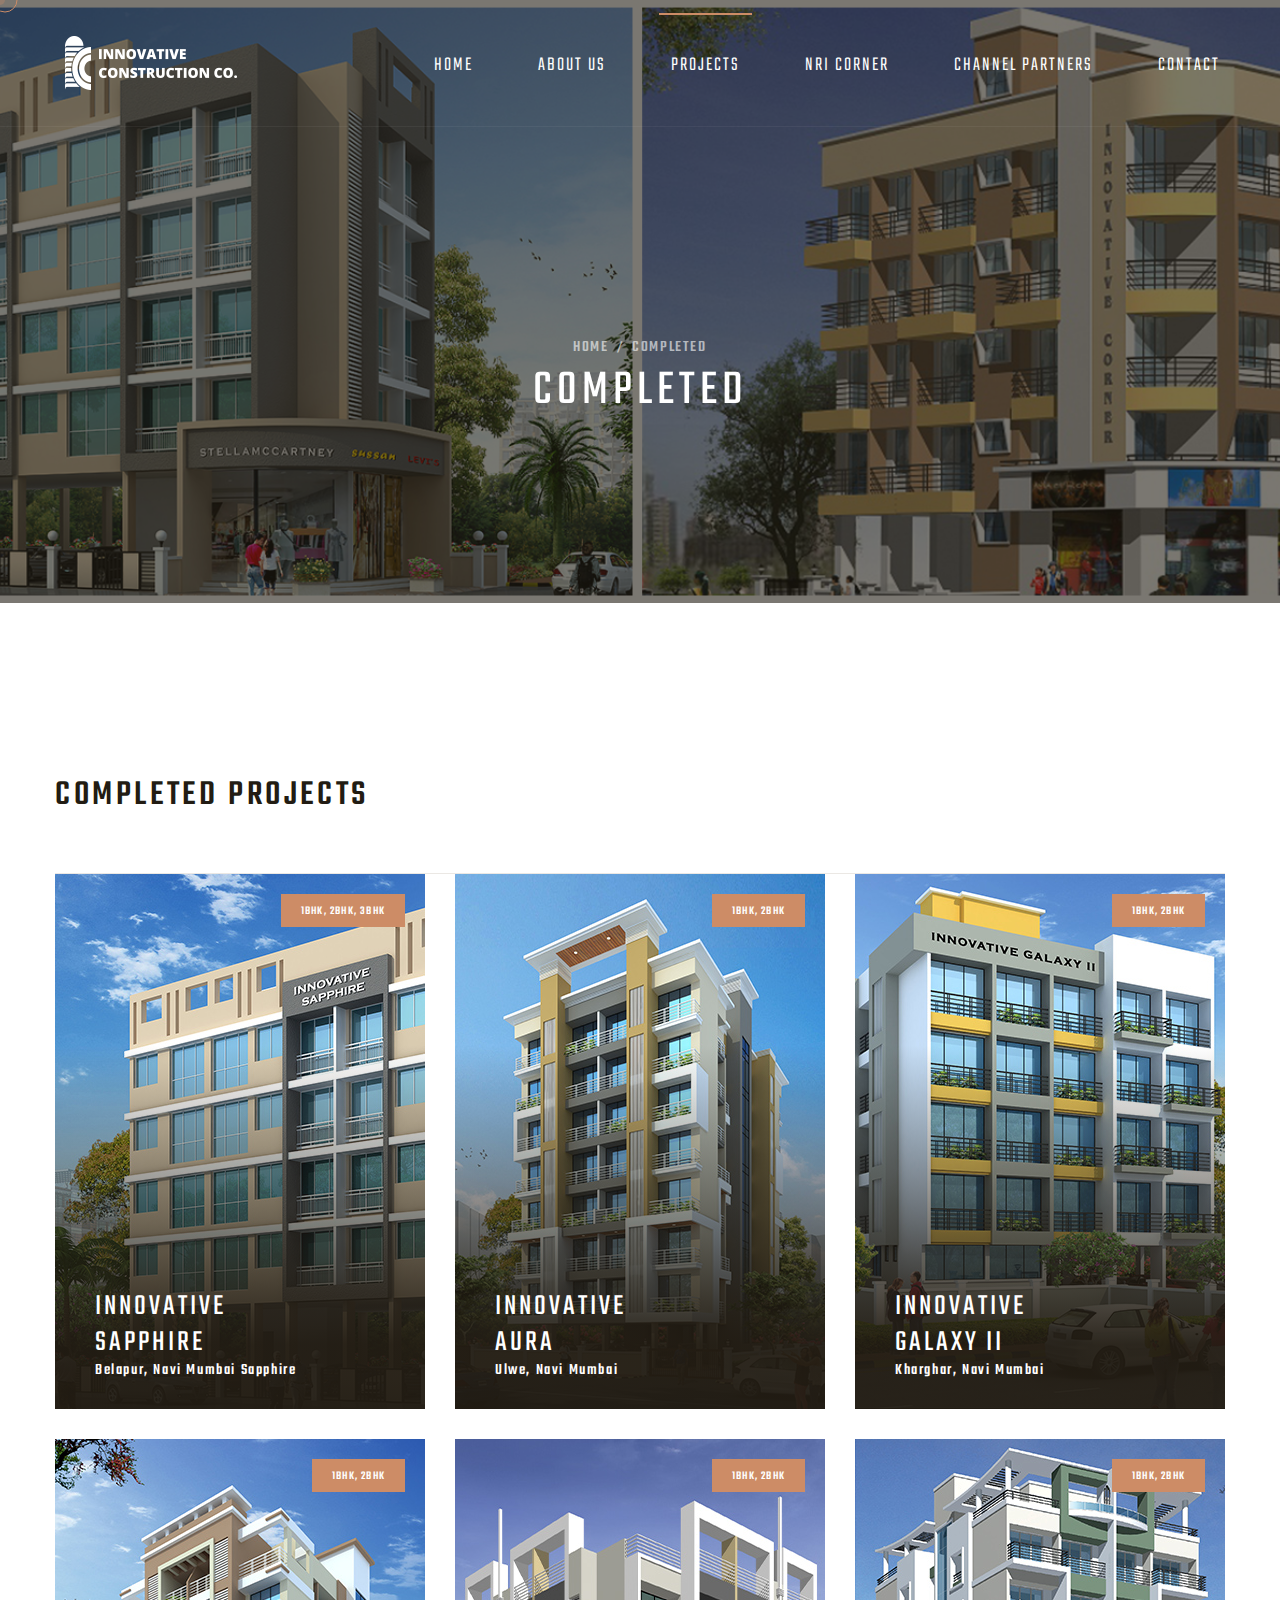
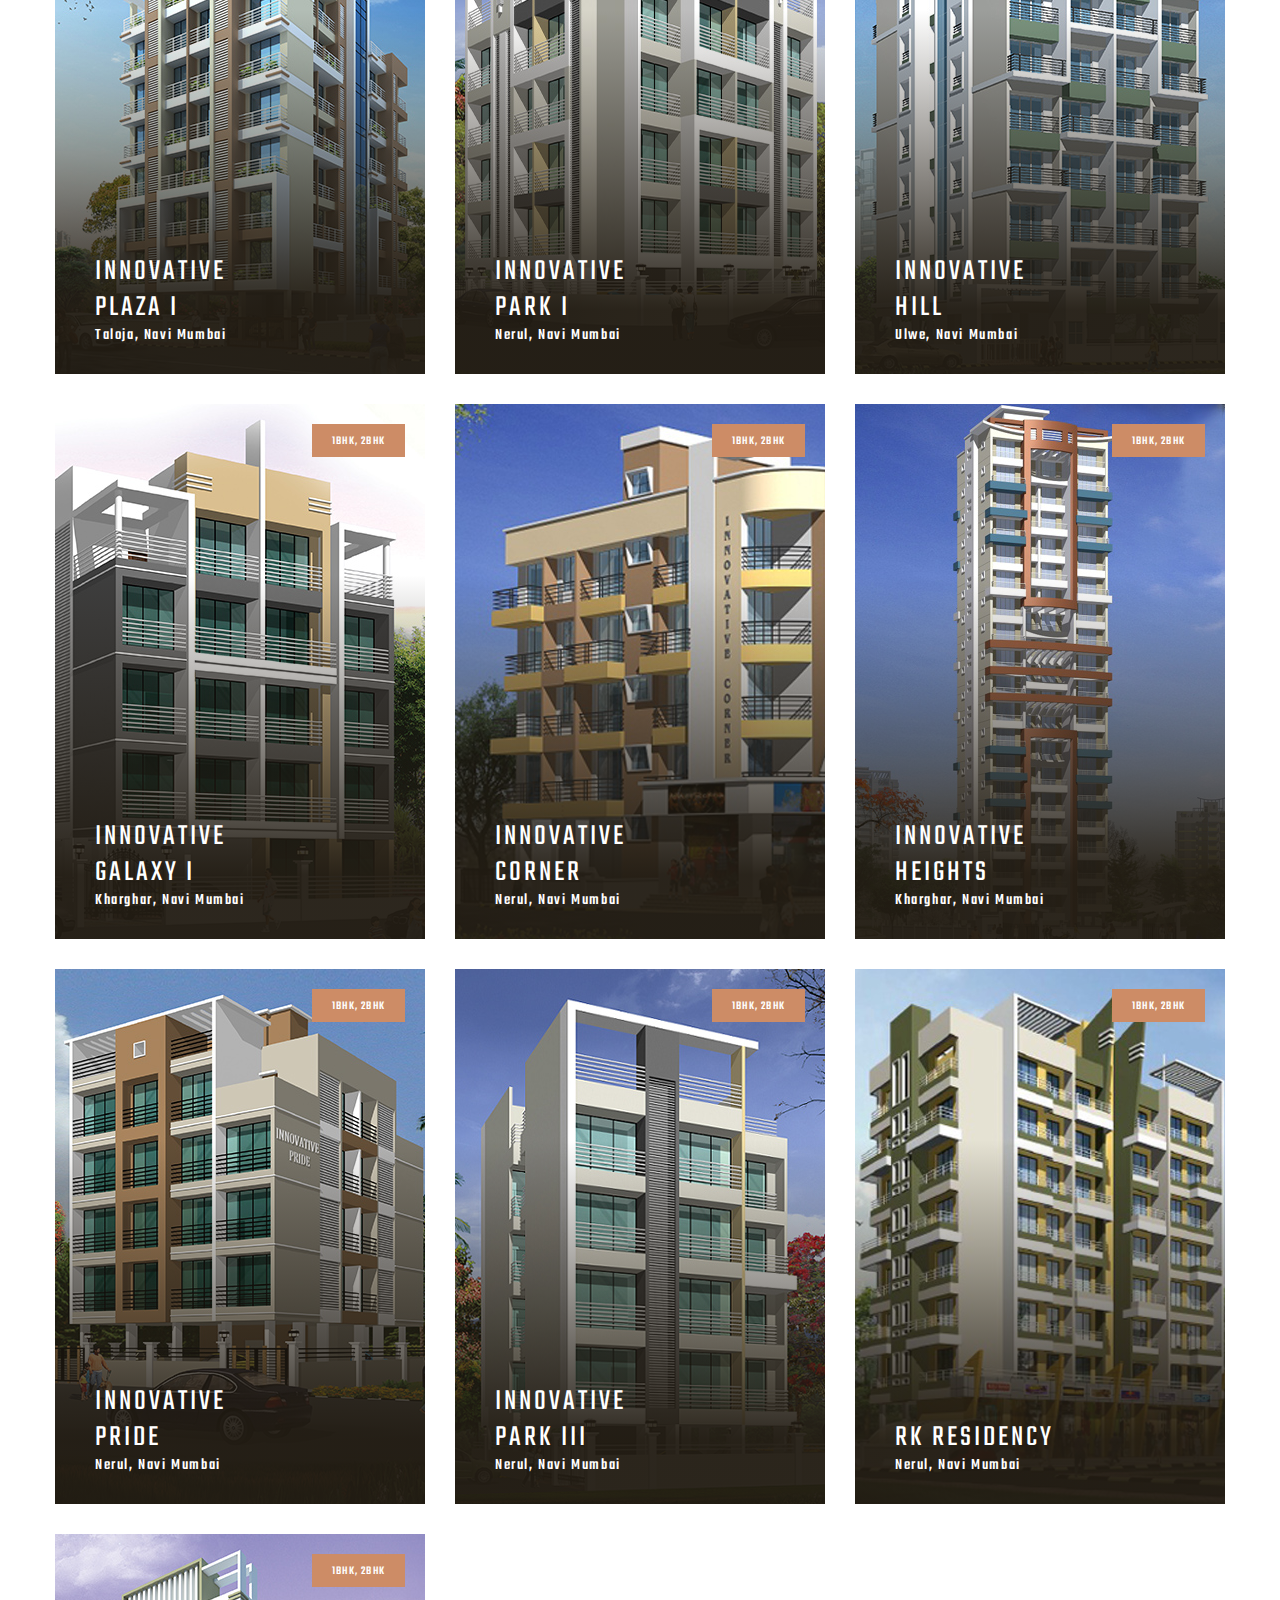
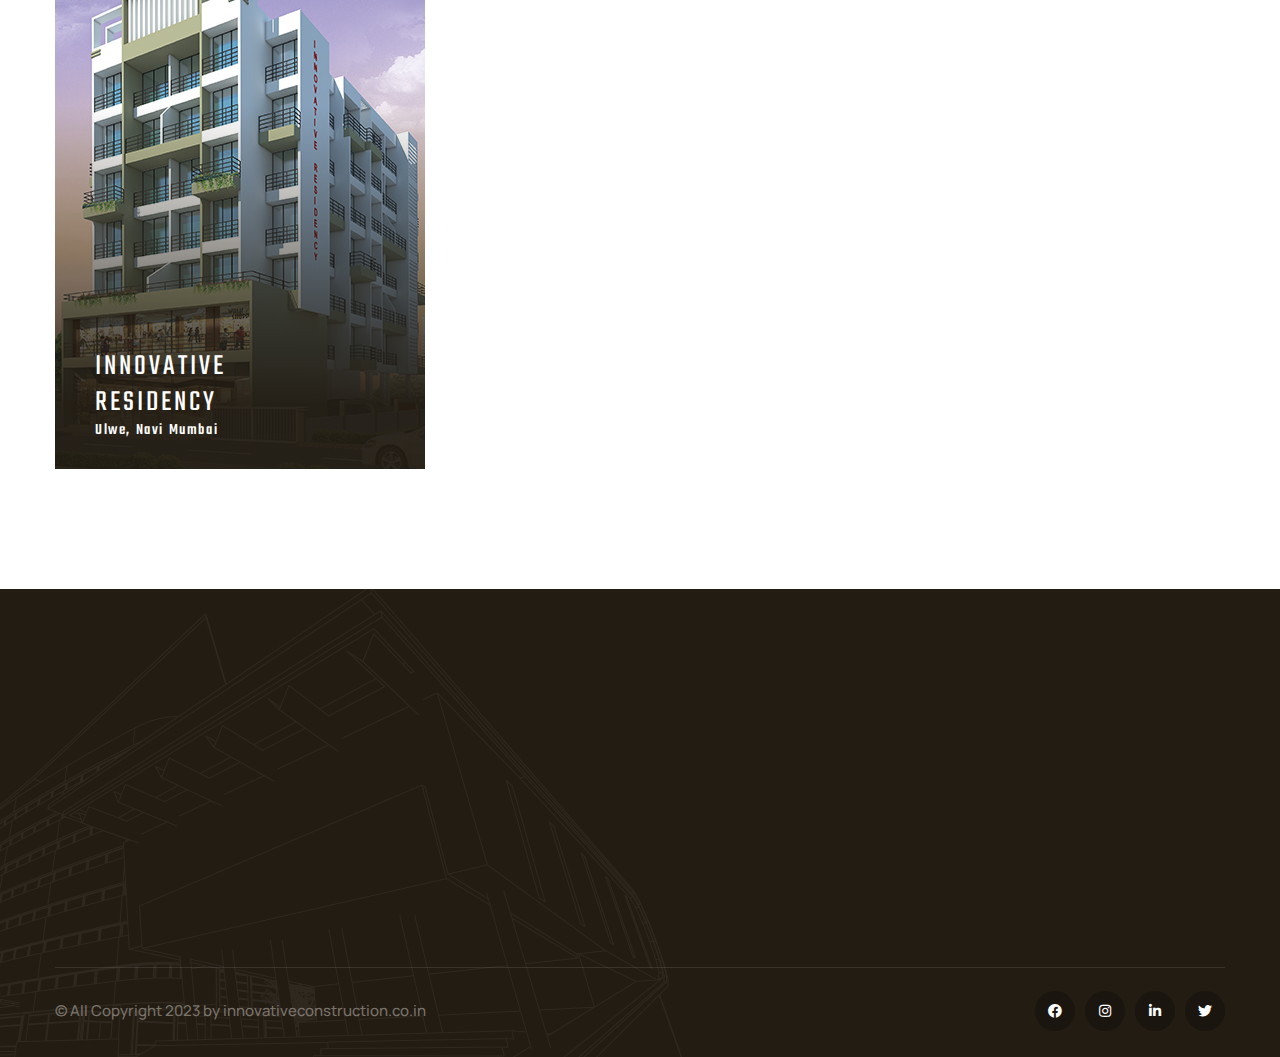
<file: completed.html>
<!DOCTYPE html>
<html lang="en">

<head>
    <meta charset="UTF-8" />
    <meta name="viewport" content="width=device-width, initial-scale=1.0" />
    <title>Innovative Construction | Completed projects</title>
    <!-- favicons Icons -->
    <link rel="apple-touch-icon" sizes="180x180" href="assets/images/favicons/apple-touch-icon.png" />
    <link rel="icon" type="image/png" sizes="32x32" href="assets/images/favicons/favicon-32x32.png" />
    <link rel="icon" type="image/png" sizes="16x16" href="assets/images/favicons/favicon-16x16.png" />
    <link rel="manifest" href="assets/images/favicons/site.webmanifest" />
    <meta name="description" content="alipes HTML 5 Template " />

    <!-- fonts -->
    <link rel="preconnect" href="https://fonts.googleapis.com">

    <link rel="preconnect" href="https://fonts.gstatic.com" crossorigin>

    <link href="https://fonts.googleapis.com/css2?family=Manrope:wght@200;300;400;500;600;700;800&display=swap"
        rel="stylesheet">

    <link href="https://fonts.googleapis.com/css2?family=Teko:wght@300;400;500;600;700&display=swap" rel="stylesheet">

    <link rel="stylesheet" href="assets/vendors/bootstrap/css/bootstrap.min.css" />
    <link rel="stylesheet" href="assets/vendors/animate/animate.min.css" />
    <link rel="stylesheet" href="assets/vendors/animate/custom-animate.css" />
    <link rel="stylesheet" href="assets/vendors/fontawesome/css/all.min.css" />
    <link rel="stylesheet" href="assets/vendors/jarallax/jarallax.css" />
    <link rel="stylesheet" href="assets/vendors/jquery-magnific-popup/jquery.magnific-popup.css" />
    <link rel="stylesheet" href="assets/vendors/nouislider/nouislider.min.css" />
    <link rel="stylesheet" href="assets/vendors/nouislider/nouislider.pips.css" />
    <link rel="stylesheet" href="assets/vendors/odometer/odometer.min.css" />
    <link rel="stylesheet" href="assets/vendors/swiper/swiper.min.css" />
    <link rel="stylesheet" href="assets/vendors/alipes-icons/style.css">
    <link rel="stylesheet" href="assets/vendors/tiny-slider/tiny-slider.min.css" />
    <link rel="stylesheet" href="assets/vendors/reey-font/stylesheet.css" />
    <link rel="stylesheet" href="assets/vendors/owl-carousel/owl.carousel.min.css" />
    <link rel="stylesheet" href="assets/vendors/owl-carousel/owl.theme.default.min.css" />
    <link rel="stylesheet" href="assets/vendors/bxslider/jquery.bxslider.css" />
    <link rel="stylesheet" href="assets/vendors/bootstrap-select/css/bootstrap-select.min.css" />
    <link rel="stylesheet" href="assets/vendors/vegas/vegas.min.css" />
    <link rel="stylesheet" href="assets/vendors/jquery-ui/jquery-ui.css" />
    <link rel="stylesheet" href="assets/vendors/timepicker/timePicker.css" />
    <link rel="stylesheet" href="assets/vendors/nice-select/nice-select.css" />

    <!-- template styles -->
    <link rel="stylesheet" href="assets/css/alipes.css" />
    <link rel="stylesheet" href="assets/css/alipes-responsive.css" />
</head>

<body class="custom-cursor">

    <div class="custom-cursor__cursor"></div>
    <div class="custom-cursor__cursor-two"></div>





    <div class="preloader">
        <div class="preloader__image"></div>
    </div>
    <!-- /.preloader -->


    <div class="page-wrapper">
        <header class="main-header-two">
            <nav class="main-menu main-menu-two">
                <div class="main-menu-two__wrapper">
                    <div class="main-menu-two__wrapper-inner">
                        <div class="main-menu-two__logo">
                                <a href="index.html"><img src="assets/images/resources/logo-1.png" alt=""></a>
                            </div>
                        <div class="main-menu-two__left">
                            <div class="main-menu-two__main-menu-box">
                                <a href="#" class="mobile-nav__toggler"><i class="fa fa-bars"></i></a>
                                <ul class="main-menu__list">
                                    <li class="dropdown megamenu">
                                        <a href="index.html">Home </a>
                                    </li>
                                    <li>
                                        <a href="about.html">About Us</a>
                                    </li>
                                    <li class="dropdown current">
                                        <a href="#">Projects</a>
                                        <ul class="shadow-box">
                                            <li><a href="under-construction.html">Under Construction</a></li>
                                            <li><a href="completed.html">Completed</a></li>
                                        </ul>
                                    </li>
                                    <li class="dropdown">
                                        <a href="NRI-Corner.html">NRI Corner</a>
                                    </li>
                                    <li class="dropdown">
                                        <a href="channel-partners.html">Channel Partners</a>
                                    </li>
                                    <li>
                                        <a href="contact.html">Contact</a>
                                    </li>
                                </ul>
                            </div>
                        </div>
                         <!-- <div class="main-menu-two__right">
                            <div class="main-menu-two__search-cart-btn">
                                <div class="main-menu-two__search-cart-box">
                                    <div class="main-menu-two__search-box">
                                        <a href="#"
                                            class="main-menu-two__search search-toggler icon-magnifying-glass"></a>
                                    </div>
                                    <div class="main-menu-two__cart-box">
                                        <a href="cart.html" class="main-menu-two__cart icon-shopping-cart"></a>
                                    </div>
                                </div>
                                <div class="main-menu-two__btn-box">
                                    <a href="contact.html" class="thm-btn main-menu-two__btn">Schedule a Visit</a>
                                </div>
                            </div>
                        </div> -->
                    </div>
                </div>
            </nav>
        </header>

        <div class="stricky-header stricked-menu main-menu">
            <div class="sticky-header__content"></div><!-- /.sticky-header__content -->
        </div><!-- /.stricky-header -->

        <!--Page Header Start-->
        <section class="page-header">
            <div class="page-header-bg" style="background-image: url(assets/images/completed/headers.jpg)">
            </div>
            <div class="page-header__overly"></div>
            <div class="container">
                <div class="page-header__inner">
                    <ul class="thm-breadcrumb list-unstyled">
                        <li><a href="index.html">Home</a></li>
                        <li><span>/</span></li>
                        <li>Completed</li>
                    </ul>
                    <h2>Completed</h2>
                </div>
            </div>
        </section>
        <!--Page Header End-->

        <!--Apartments Two Page Start-->
        <section class="apartments-two-page">
            <div class="container">
                <div class="row">
                    <div class="col-xl-12">
                        <div class="apartment-details-one__content-box pb-5">
                            <h2 class="apartment-details-one__content-title">Completed Projects</h2>
                        </div>
                    </div>
                    <!--Apartment One Single Start-->
                    <div class="col-xl-4 col-lg-6 col-md-6">
                        <div class="apartment-one__single">
                            <div class="apartment-one__img-box">
                                <div class="apartment-one__img">
                                    <img src="assets/images/completed/1-Innovative_Sapphire_Banner.jpg" alt="">
                                </div>
                                <div class="apartment-one__content">
                                    <div class="apartment-one__title-box">
                                        <h3 class="apartment-one__title"><a href="javascript:void(0);">Innovative <br> Sapphire</a></h3>
                                        <h6 class="text-white">Belapur, Navi Mumbai Sapphire</h6>
                                    </div>
                                    <!-- <div class="apartment-one__arrow">
                                        <a href="apartment-details-1.html"><span class="icon-right-arrow"></span></a>
                                    </div> -->
                                </div>
                                <div class="apartment-one__btn-box">
                                    <a href="javascript:void(0);" class="thm-btn apartment-one__btn">1BHK, 2BHK, 3BHK</a>
                                </div>
                            </div>
                        </div>
                    </div>
                    <!--Apartment One Single End-->
                    <!--Apartment One Single Start-->
                    <div class="col-xl-4 col-lg-6 col-md-6">
                        <div class="apartment-one__single">
                            <div class="apartment-one__img-box">
                                <div class="apartment-one__img">
                                    <img src="assets/images/completed/2-innovativeaura.jpg" alt="">
                                </div>
                                <div class="apartment-one__content">
                                    <div class="apartment-one__title-box">
                                        <h3 class="apartment-one__title"><a href="javascript:void(0);">Innovative <br> Aura</a></h3>
                                        <h6 class="text-white">Ulwe, Navi Mumbai</h6>
                                    </div>
                                    <!-- <div class="apartment-one__arrow">
                                        <a href="apartment-details-1.html"><span class="icon-right-arrow"></span></a>
                                    </div> -->
                                </div>
                                <div class="apartment-one__btn-box">
                                    <a href="javascript:void(0);" class="thm-btn apartment-one__btn">1BHK, 2BHK</a>
                                </div>
                            </div>
                        </div>
                    </div>
                    <!--Apartment One Single End-->
                    <!--Apartment One Single Start-->
                    <div class="col-xl-4 col-lg-6 col-md-6">
                        <div class="apartment-one__single">
                            <div class="apartment-one__img-box">
                                <div class="apartment-one__img">
                                    <img src="assets/images/completed/3-Innovative-Galaxy-II.jpg" alt="">
                                </div>
                                <div class="apartment-one__content">
                                    <div class="apartment-one__title-box">
                                        <h3 class="apartment-one__title"><a href="javascript:void(0);">Innovative <br> Galaxy II</a></h3>
                                        <h6 class="text-white">Kharghar, Navi Mumbai</h6>
                                    </div>
                                    <!-- <div class="apartment-one__arrow">
                                        <a href="apartment-details-1.html"><span class="icon-right-arrow"></span></a>
                                    </div> -->
                                </div>
                                <div class="apartment-one__btn-box">
                                    <a href="javascript:void(0);" class="thm-btn apartment-one__btn">1BHK, 2BHK</a>
                                </div>
                            </div>
                        </div>
                    </div>
                    <!--Apartment One Single End-->
                    <!--Apartment One Single Start-->
                    <div class="col-xl-4 col-lg-6 col-md-6">
                        <div class="apartment-one__single">
                            <div class="apartment-one__img-box">
                                <div class="apartment-one__img">
                                    <img src="assets/images/completed/4-inovative-plaza.jpg" alt="">
                                </div>
                                <div class="apartment-one__content">
                                    <div class="apartment-one__title-box">
                                        <h3 class="apartment-one__title"><a href="javascript:void(0);">Innovative <br> Plaza I</a></h3>
                                        <h6 class="text-white">Taloja, Navi Mumbai</h6>
                                    </div>
                                    <!-- <div class="apartment-one__arrow">
                                        <a href="apartment-details-1.html"><span class="icon-right-arrow"></span></a>
                                    </div> -->
                                </div>
                                <div class="apartment-one__btn-box">
                                    <a href="javascript:void(0);" class="thm-btn apartment-one__btn">1BHK, 2BHK</a>
                                </div>
                            </div>
                        </div>
                    </div>
                    <!--Apartment One Single End-->

                    <!-- <div class="col-xl-12">
                        <div class="apartment-details-one__content-box pb-5">
                            <h2 class="apartment-details-one__content-title">Delivered Projects</h2>
                        </div>
                    </div> -->

                    <!--Apartment One Single Start-->
                    <div class="col-xl-4 col-lg-6 col-md-6">
                        <div class="apartment-one__single">
                            <div class="apartment-one__img-box">
                                <div class="apartment-one__img">
                                    <img src="assets/images/completed/5-Innovative-Park-1.jpg" alt="">
                                </div>
                                <div class="apartment-one__content">
                                    <div class="apartment-one__title-box">
                                        <h3 class="apartment-one__title"><a href="javascript:void(0);">Innovative <br> Park I</a></h3>
                                        <h6 class="text-white">Nerul, Navi Mumbai</h6>
                                    </div>
                                    <!-- <div class="apartment-one__arrow">
                                        <a href="apartment-details-1.html"><span class="icon-right-arrow"></span></a>
                                    </div> -->
                                </div>
                                <div class="apartment-one__btn-box">
                                    <a href="javascript:void(0);" class="thm-btn apartment-one__btn">1BHK, 2BHK</a>
                                </div>
                            </div>
                        </div>
                    </div>
                    <!--Apartment One Single End-->
                    <!--Apartment One Single Start-->
                    <div class="col-xl-4 col-lg-6 col-md-6">
                        <div class="apartment-one__single">
                            <div class="apartment-one__img-box">
                                <div class="apartment-one__img">
                                    <img src="assets/images/completed/6-innovative-hills-01.jpg" alt="">
                                </div>
                                <div class="apartment-one__content">
                                    <div class="apartment-one__title-box">
                                        <h3 class="apartment-one__title"><a href="javascript:void(0);">Innovative <br> Hill</a></h3>
                                        <h6 class="text-white">Ulwe, Navi Mumbai</h6>
                                    </div>
                                    <!-- <div class="apartment-one__arrow">
                                        <a href="apartment-details-1.html"><span class="icon-right-arrow"></span></a>
                                    </div> -->
                                </div>
                                <div class="apartment-one__btn-box">
                                    <a href="javascript:void(0);" class="thm-btn apartment-one__btn">1BHK, 2BHK</a>
                                </div>
                            </div>
                        </div>
                    </div>
                    <!--Apartment One Single End-->
                    <!--Apartment One Single Start-->
                    <div class="col-xl-4 col-lg-6 col-md-6">
                        <div class="apartment-one__single">
                            <div class="apartment-one__img-box">
                                <div class="apartment-one__img">
                                    <img src="assets/images/completed/7-innovative_galaxy-01.jpg" alt="">
                                </div>
                                <div class="apartment-one__content">
                                    <div class="apartment-one__title-box">
                                        <h3 class="apartment-one__title"><a href="javascript:void(0);">Innovative <br> Galaxy I</a></h3>
                                        <h6 class="text-white">Kharghar, Navi Mumbai</h6>
                                    </div>
                                    <!-- <div class="apartment-one__arrow">
                                        <a href="apartment-details-1.html"><span class="icon-right-arrow"></span></a>
                                    </div> -->
                                </div>
                                <div class="apartment-one__btn-box">
                                    <a href="javascript:void(0);" class="thm-btn apartment-one__btn">1BHK, 2BHK</a>
                                </div>
                            </div>
                        </div>
                    </div>
                    <!--Apartment One Single End-->
                    <!--Apartment One Single Start-->
                    <div class="col-xl-4 col-lg-6 col-md-6">
                        <div class="apartment-one__single">
                            <div class="apartment-one__img-box">
                                <div class="apartment-one__img">
                                    <img src="assets/images/completed/8-InnovativeCorner.jpg" alt="">
                                </div>
                                <div class="apartment-one__content">
                                    <div class="apartment-one__title-box">
                                        <h3 class="apartment-one__title"><a href="javascript:void(0);">Innovative <br> Corner</a></h3>
                                        <h6 class="text-white">Nerul, Navi Mumbai</h6>
                                    </div>
                                    <!-- <div class="apartment-one__arrow">
                                        <a href="apartment-details-1.html"><span class="icon-right-arrow"></span></a>
                                    </div> -->
                                </div>
                                <div class="apartment-one__btn-box">
                                    <a href="javascript:void(0);" class="thm-btn apartment-one__btn">1BHK, 2BHK</a>
                                </div>
                            </div>
                        </div>
                    </div>
                    <!--Apartment One Single End-->
                    <!--Apartment One Single Start-->
                    <div class="col-xl-4 col-lg-6 col-md-6">
                        <div class="apartment-one__single">
                            <div class="apartment-one__img-box">
                                <div class="apartment-one__img">
                                    <img src="assets/images/completed/9-innovativeHeights.jpg" alt="">
                                </div>
                                <div class="apartment-one__content">
                                    <div class="apartment-one__title-box">
                                        <h3 class="apartment-one__title"><a href="javascript:void(0);">Innovative <br> Heights</a></h3>
                                        <h6 class="text-white">Kharghar, Navi Mumbai</h6>
                                    </div>
                                    <!-- <div class="apartment-one__arrow">
                                        <a href="apartment-details-1.html"><span class="icon-right-arrow"></span></a>
                                    </div> -->
                                </div>
                                <div class="apartment-one__btn-box">
                                    <a href="javascript:void(0);" class="thm-btn apartment-one__btn">1BHK, 2BHK</a>
                                </div>
                            </div>
                        </div>
                    </div>
                    <!--Apartment One Single End-->
                    <!--Apartment One Single Start-->
                    <div class="col-xl-4 col-lg-6 col-md-6">
                        <div class="apartment-one__single">
                            <div class="apartment-one__img-box">
                                <div class="apartment-one__img">
                                    <img src="assets/images/completed/10-Innovative-Pride-01.jpg" alt="">
                                </div>
                                <div class="apartment-one__content">
                                    <div class="apartment-one__title-box">
                                        <h3 class="apartment-one__title"><a href="javascript:void(0);">Innovative <br> Pride</a></h3>
                                        <h6 class="text-white">Nerul, Navi Mumbai</h6>
                                    </div>
                                    <!-- <div class="apartment-one__arrow">
                                        <a href="apartment-details-1.html"><span class="icon-right-arrow"></span></a>
                                    </div> -->
                                </div>
                                <div class="apartment-one__btn-box">
                                    <a href="javascript:void(0);" class="thm-btn apartment-one__btn">1BHK, 2BHK</a>
                                </div>
                            </div>
                        </div>
                    </div>
                    <!--Apartment One Single End-->
                    <!--Apartment One Single Start-->
                    <div class="col-xl-4 col-lg-6 col-md-6">
                        <div class="apartment-one__single">
                            <div class="apartment-one__img-box">
                                <div class="apartment-one__img">
                                    <img src="assets/images/completed/11-Innovative-Park-3.jpg" alt="">
                                </div>
                                <div class="apartment-one__content">
                                    <div class="apartment-one__title-box">
                                        <h3 class="apartment-one__title"><a href="javascript:void(0);">Innovative <br> Park III</a></h3>
                                        <h6 class="text-white">Nerul, Navi Mumbai</h6>
                                    </div>
                                    <!-- <div class="apartment-one__arrow">
                                        <a href="apartment-details-1.html"><span class="icon-right-arrow"></span></a>
                                    </div> -->
                                </div>
                                <div class="apartment-one__btn-box">
                                    <a href="javascript:void(0);" class="thm-btn apartment-one__btn">1BHK, 2BHK</a>
                                </div>
                            </div>
                        </div>
                    </div>
                    <!--Apartment One Single End-->
                    <!--Apartment One Single Start-->
                    <div class="col-xl-4 col-lg-6 col-md-6">
                        <div class="apartment-one__single">
                            <div class="apartment-one__img-box">
                                <div class="apartment-one__img">
                                    <img src="assets/images/completed/12-RK.jpg" alt="">
                                </div>
                                <div class="apartment-one__content">
                                    <div class="apartment-one__title-box">
                                        <h3 class="apartment-one__title"><a href="javascript:void(0);">RK Residency</a></h3>
                                        <h6 class="text-white">Nerul, Navi Mumbai</h6>
                                    </div>
                                    <!-- <div class="apartment-one__arrow">
                                        <a href="apartment-details-1.html"><span class="icon-right-arrow"></span></a>
                                    </div> -->
                                </div>
                                <div class="apartment-one__btn-box">
                                    <a href="javascript:void(0);" class="thm-btn apartment-one__btn">1BHK, 2BHK</a>
                                </div>
                            </div>
                        </div>
                    </div>
                    <!--Apartment One Single End-->
                    <!--Apartment One Single Start-->
                    <div class="col-xl-4 col-lg-6 col-md-6">
                        <div class="apartment-one__single">
                            <div class="apartment-one__img-box">
                                <div class="apartment-one__img">
                                    <img src="assets/images/completed/13-Innovative-Residency.jpg" alt="">
                                </div>
                                <div class="apartment-one__content">
                                    <div class="apartment-one__title-box">
                                        <h3 class="apartment-one__title"><a href="javascript:void(0);">Innovative <br> Residency</a></h3>
                                        <h6 class="text-white">Ulwe, Navi Mumbai</h6>
                                    </div>
                                    <!-- <div class="apartment-one__arrow">
                                        <a href="apartment-details-1.html"><span class="icon-right-arrow"></span></a>
                                    </div> -->
                                </div>
                                <div class="apartment-one__btn-box">
                                    <a href="javascript:void(0);" class="thm-btn apartment-one__btn">1BHK, 2BHK</a>
                                </div>
                            </div>
                        </div>
                    </div>
                    <!--Apartment One Single End-->
                </div>
            </div>
        </section>
        <!--Apartments Two Page End-->


        <!--Site Footer Start-->
        <footer class="site-footer">
            <div class="site-footer__shape-1 float-bob-x">
                <img src="assets/images/shapes/site-footer-shape-1.png" alt="">
            </div>
            <div class="container">
                <div class="site-footer__inner">
                    <div class="site-footer__top">
                        <div class="row">
                            <div class="col-xl-2 col-lg-2 col-md-6 wow fadeInUp" data-wow-delay="100ms">
                                <div class="footer-widget__column footer-widget__about">
                                    <div class="footer-widget__logo">
                                        <a href="index.html"><img src="assets/images/resources/footer-logo.png"
                                                alt=""></a>
                                    </div>
                                </div>
                            </div>
                            <div class="col-xl-3 col-lg-4 col-md-6 wow fadeInUp" data-wow-delay="200ms">
                                <div class="footer-widget__column footer-widget__explore">
                                    <div class="footer-widget__title-box">
                                        <h3 class="footer-widget__title">explore</h3>
                                    </div>
                                    <div class="footer-widget__explore-list-box">
                                        <ul class="footer-widget__explore-list list-unstyled">
                                            <li><a href="about.html">About us</a></li>
                                            <li><a href="contact.html">Contact</a></li>
                                            <li><a href="under-construction.html">Our Projects</a></li>
                                            <li><a href="completed.html">Developed Projects</a></li>
                                        </ul>
                                    </div>
                                </div>
                            </div>
							
							<div class="col-xl-3 col-lg-4 col-md-6 wow fadeInUp" data-wow-delay="200ms">
                                <div class="footer-widget__column footer-widget__explore">
                                    <div class="footer-widget__title-box">
                                        <h3 class="footer-widget__title">Quick Links</h3>
                                    </div>
                                    <div class="footer-widget__explore-list-box">
                                        <ul class="footer-widget__explore-list list-unstyled">
                                            <li><a href="NRI-Corner.html">NRI Corner</a></li>
                                            <li><a href="channel-partners.html">Channel Partners</a></li>
                                        </ul>
                                    </div>
                                </div>
                            </div>
							
							
                            <div class="col-xl-4 col-lg-3 col-md-6 wow fadeInUp" data-wow-delay="300ms">
                                <div class="footer-widget__column footer-widget__contact">
                                    <div class="footer-widget__title-box">
                                        <h3 class="footer-widget__title">Contact</h3>
                                    </div>
                                    <p class="footer-widget__contact-text">Innovative Palace, Plot No. 157, Sector 44, Seawoods, Nerul, Navi Mumbai 400 706</p>
                                    <ul class="footer-widget__contact-list list-unstyled">
                                        <li>
                                            <div class="icon">
                                                <span class="fas fa-envelope"></span>
                                            </div>
                                            <div class="text">
                                                <p><a href="mailto:sales@innovativeconstruction.co.in">sales@innovativeconstruction.co.in</a></p>
                                            </div>
                                        </li>
                                        <li>
                                            <div class="icon">
                                                <span class="icon-telephone"></span>
                                            </div>
                                            <div class="text">
                                                <p><a href="tel:8566 96 8566">8566 96 8566</a></p>
                                            </div>
                                        </li>
                                    </ul>
                                </div>
                            </div>
                            <!--<div class="col-xl-3 col-lg-3 col-md-6 wow fadeInUp" data-wow-delay="400ms">
                                <div class="footer-widget__column footer-widget__newsletter">
                                    <div class="footer-widget__title-box">
                                        <h3 class="footer-widget__title">newsletter</h3>
                                    </div>
                                    <form class="footer-widget__email-box">
                                        <div class="footer-widget__email-input-box">
                                            <input type="email" placeholder="Email Address" name="email">
                                        </div>
                                        <button type="submit"
                                            class="footer-widget__subscribe-btn thm-btn">Subscribe</button>
                                    </form>
                                </div>
                            </div>-->
                        </div>
                    </div>
                    <div class="site-footer__bottom">
                        <div class="site-footer__bottom-inner">
                            <div class="site-footer__bottom-left">
                                <p class="site-footer__bottom-text">© All Copyright 2023 by <a href="#">innovativeconstruction.co.in</a>
                                </p>
                            </div>
                            <div class="site-footer__bottom-right">
                                <div class="site-footer__social">
									<a href="https://www.facebook.com/Innovativeconstco/"><i class="fab fa-facebook"></i></a>
									<a href="https://www.instagram.com/innovative_construction_co/"><i class="fab fa-instagram"></i></a>
									<a href="https://www.linkedin.com/company/innovative-construction-company/"><i class="fab fa-linkedin-in"></i></a>
                                    <a href="https://twitter.com/InnovativeCon11"><i class="fab fa-twitter"></i></a>     
                                </div>
                            </div>
                        </div>
                    </div>
                </div>
            </div>
        </footer>
        <!--Site Footer End-->


    </div><!-- /.page-wrapper -->


    <div class="mobile-nav__wrapper">
        <div class="mobile-nav__overlay mobile-nav__toggler"></div>
        <!-- /.mobile-nav__overlay -->
        <div class="mobile-nav__content">
            <span class="mobile-nav__close mobile-nav__toggler"><i class="fa fa-times"></i></span>

            <div class="logo-box">
                <a href="index.html" aria-label="logo image"><img src="assets/images/resources/logo-1.png" width="40"
                        alt="" /></a>
            </div>
            <!-- /.logo-box -->
            <div class="mobile-nav__container"></div>
            <!-- /.mobile-nav__container -->

            <ul class="mobile-nav__contact list-unstyled">
                <li>
                    <i class="fa fa-envelope"></i>
                    <a href="mailto:sales@innovativeconstruction.co.in">sales@innovativeconstruction.co.in</a>
                </li>
                <li>
                    <i class="fa fa-phone-alt"></i>
                    <a href="tel:9819435797">9819435797</a> / <a href="tel:9819354988">9819354988</a>
                </li>
            </ul><!-- /.mobile-nav__contact -->
            <div class="mobile-nav__top">
                <div class="mobile-nav__social">
                    <a href="#" class="fab fa-twitter"></a>
                    <a href="#" class="fab fa-facebook-square"></a>
                    <a href="#" class="fab fa-pinterest-p"></a>
                    <a href="#" class="fab fa-instagram"></a>
                </div><!-- /.mobile-nav__social -->
            </div><!-- /.mobile-nav__top -->



        </div>
        <!-- /.mobile-nav__content -->
    </div>
    <!-- /.mobile-nav__wrapper -->

    <div class="search-popup">
        <div class="search-popup__overlay search-toggler"></div>
        <!-- /.search-popup__overlay -->
        <div class="search-popup__content">
            <form action="#">
                <label for="search" class="sr-only">search here</label><!-- /.sr-only -->
                <input type="text" id="search" placeholder="Search Here..." />
                <button type="submit" aria-label="search submit" class="thm-btn">
                    <i class="icon-magnifying-glass"></i>
                </button>
            </form>
        </div>
        <!-- /.search-popup__content -->
    </div>
    <!-- /.search-popup -->

    <a href="#" data-target="html" class="scroll-to-target scroll-to-top"><i class="icon-up-arrow"></i></a>


    <script src="assets/vendors/jquery/jquery-3.6.0.min.js"></script>
    <script src="assets/vendors/bootstrap/js/bootstrap.bundle.min.js"></script>
    <script src="assets/vendors/jarallax/jarallax.min.js"></script>
    <script src="assets/vendors/jquery-ajaxchimp/jquery.ajaxchimp.min.js"></script>
    <script src="assets/vendors/jquery-appear/jquery.appear.min.js"></script>
    <script src="assets/vendors/jquery-circle-progress/jquery.circle-progress.min.js"></script>
    <script src="assets/vendors/jquery-magnific-popup/jquery.magnific-popup.min.js"></script>
    <script src="assets/vendors/jquery-validate/jquery.validate.min.js"></script>
    <script src="assets/vendors/nouislider/nouislider.min.js"></script>
    <script src="assets/vendors/odometer/odometer.min.js"></script>
    <script src="assets/vendors/swiper/swiper.min.js"></script>
    <script src="assets/vendors/tiny-slider/tiny-slider.min.js"></script>
    <script src="assets/vendors/wnumb/wNumb.min.js"></script>
    <script src="assets/vendors/wow/wow.js"></script>
    <script src="assets/vendors/isotope/isotope.js"></script>
    <script src="assets/vendors/countdown/countdown.min.js"></script>
    <script src="assets/vendors/owl-carousel/owl.carousel.min.js"></script>
    <script src="assets/vendors/bxslider/jquery.bxslider.min.js"></script>
    <script src="assets/vendors/bootstrap-select/js/bootstrap-select.min.js"></script>
    <script src="assets/vendors/vegas/vegas.min.js"></script>
    <script src="assets/vendors/jquery-ui/jquery-ui.js"></script>
    <script src="assets/vendors/timepicker/timePicker.js"></script>
    <script src="assets/vendors/circleType/jquery.circleType.js"></script>
    <script src="assets/vendors/circleType/jquery.lettering.min.js"></script>
    <script src="assets/vendors/nice-select/jquery.nice-select.min.js"></script>




    <!-- template js -->
    <script src="assets/js/alipes.js"></script>
</body>

</html>
</file>
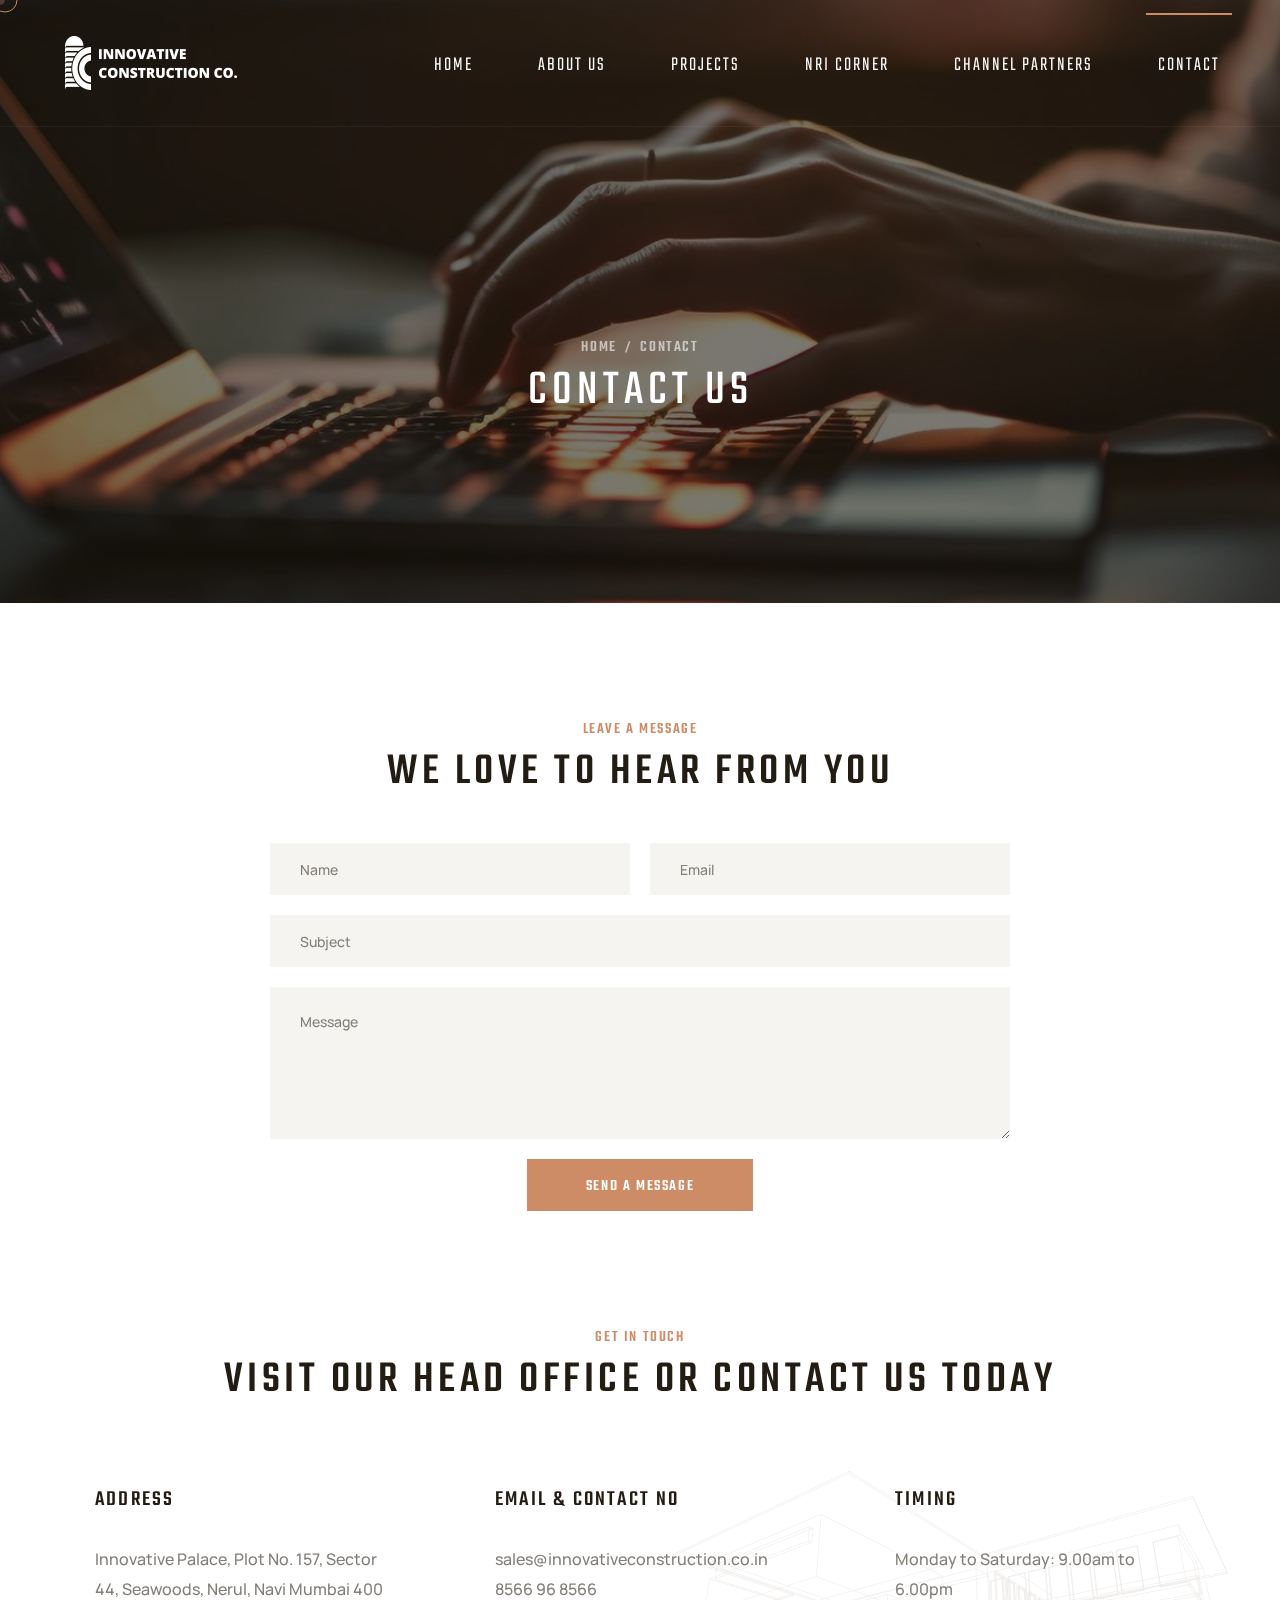
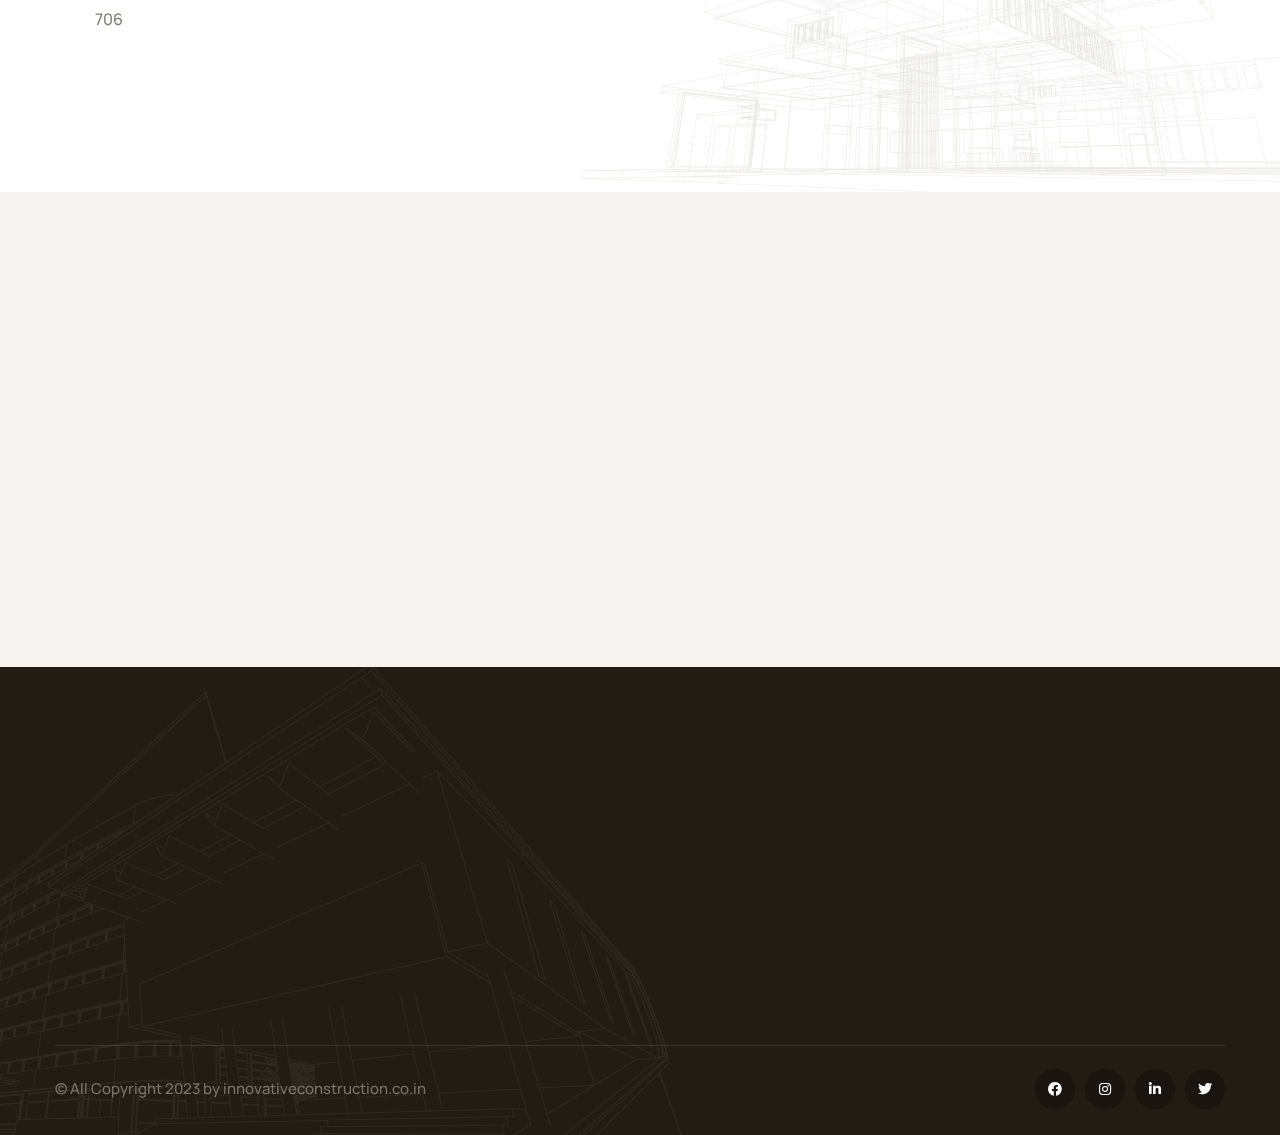
<file: contact.html>
<!DOCTYPE html>
<html lang="en">

<head>
    <meta charset="UTF-8" />
    <meta name="viewport" content="width=device-width, initial-scale=1.0" />
    <title>Innovative Construction | Contact</title>
    <!-- favicons Icons -->
    <link rel="apple-touch-icon" sizes="180x180" href="assets/images/favicons/apple-touch-icon.png" />
    <link rel="icon" type="image/png" sizes="32x32" href="assets/images/favicons/favicon-32x32.png" />
    <link rel="icon" type="image/png" sizes="16x16" href="assets/images/favicons/favicon-16x16.png" />
    <link rel="manifest" href="assets/images/favicons/site.webmanifest" />
    <meta name="description" content="alipes HTML 5 Template " />

    <!-- fonts -->
    <link rel="preconnect" href="https://fonts.googleapis.com">

    <link rel="preconnect" href="https://fonts.gstatic.com" crossorigin>

    <link href="https://fonts.googleapis.com/css2?family=Manrope:wght@200;300;400;500;600;700;800&display=swap"
        rel="stylesheet">
 
    <link href="https://fonts.googleapis.com/css2?family=Teko:wght@300;400;500;600;700&display=swap" rel="stylesheet">

    <link rel="stylesheet" href="assets/vendors/bootstrap/css/bootstrap.min.css" />
    <link rel="stylesheet" href="assets/vendors/animate/animate.min.css" />
    <link rel="stylesheet" href="assets/vendors/animate/custom-animate.css" />
    <link rel="stylesheet" href="assets/vendors/fontawesome/css/all.min.css" />
    <link rel="stylesheet" href="assets/vendors/jarallax/jarallax.css" />
    <link rel="stylesheet" href="assets/vendors/jquery-magnific-popup/jquery.magnific-popup.css" />
    <link rel="stylesheet" href="assets/vendors/nouislider/nouislider.min.css" />
    <link rel="stylesheet" href="assets/vendors/nouislider/nouislider.pips.css" />
    <link rel="stylesheet" href="assets/vendors/odometer/odometer.min.css" />
    <link rel="stylesheet" href="assets/vendors/swiper/swiper.min.css" />
    <link rel="stylesheet" href="assets/vendors/alipes-icons/style.css">
    <link rel="stylesheet" href="assets/vendors/tiny-slider/tiny-slider.min.css" />
    <link rel="stylesheet" href="assets/vendors/reey-font/stylesheet.css" />
    <link rel="stylesheet" href="assets/vendors/owl-carousel/owl.carousel.min.css" />
    <link rel="stylesheet" href="assets/vendors/owl-carousel/owl.theme.default.min.css" />
    <link rel="stylesheet" href="assets/vendors/bxslider/jquery.bxslider.css" />
    <link rel="stylesheet" href="assets/vendors/bootstrap-select/css/bootstrap-select.min.css" />
    <link rel="stylesheet" href="assets/vendors/vegas/vegas.min.css" />
    <link rel="stylesheet" href="assets/vendors/jquery-ui/jquery-ui.css" />
    <link rel="stylesheet" href="assets/vendors/timepicker/timePicker.css" />
    <link rel="stylesheet" href="assets/vendors/nice-select/nice-select.css" />

    <!-- template styles -->
    <link rel="stylesheet" href="assets/css/alipes.css" />
    <link rel="stylesheet" href="assets/css/alipes-responsive.css" />
</head>

<body class="custom-cursor">

    <div class="custom-cursor__cursor"></div>
    <div class="custom-cursor__cursor-two"></div>





    <div class="preloader">
        <div class="preloader__image"></div>
    </div>
    <!-- /.preloader -->


    <div class="page-wrapper">
        <header class="main-header-two">
            <nav class="main-menu main-menu-two">
                <div class="main-menu-two__wrapper">
                    <div class="main-menu-two__wrapper-inner">
                        <div class="main-menu-two__logo">
                                <a href="index.html"><img src="assets/images/resources/logo-1.png" alt=""></a>
                            </div>
                        <div class="main-menu-two__left">
                            <div class="main-menu-two__main-menu-box">
                                <a href="#" class="mobile-nav__toggler"><i class="fa fa-bars"></i></a>
                                <ul class="main-menu__list">
                                    <li class="dropdown megamenu">
                                        <a href="index.html">Home </a>
                                    </li>
                                    <li>
                                        <a href="about.html">About Us</a>
                                    </li>
                                    <li class="dropdown">
                                        <a href="#">Projects</a>
                                        <ul class="shadow-box">
                                            <li><a href="under-construction.html">Under Construction</a></li>
                                            <li><a href="completed.html">Completed</a></li>
                                        </ul>
                                    </li>
                                    <li class="dropdown">
                                        <a href="NRI-Corner.html">NRI Corner</a>
                                    </li>
                                    <li class="dropdown">
                                        <a href="channel-partners.html">Channel Partners</a>
                                    </li>
                                    <li class="current">
                                        <a href="contact.html">Contact</a>
                                    </li>
                                </ul>
                            </div>
                        </div>
                        <!-- <div class="main-menu-two__right">
                            <div class="main-menu-two__search-cart-btn">
                                <div class="main-menu-two__search-cart-box">
                                    <div class="main-menu-two__search-box">
                                        <a href="#"
                                            class="main-menu-two__search search-toggler icon-magnifying-glass"></a>
                                    </div>
                                    <div class="main-menu-two__cart-box">
                                        <a href="cart.html" class="main-menu-two__cart icon-shopping-cart"></a>
                                    </div>
                                </div>
                                <div class="main-menu-two__btn-box">
                                    <a href="contact.html" class="thm-btn main-menu-two__btn">Schedule a Visit</a>
                                </div>
                            </div>
                        </div> -->
                    </div>
                </div>
            </nav>
        </header>

        <div class="stricky-header stricked-menu main-menu">
            <div class="sticky-header__content"></div><!-- /.sticky-header__content -->
        </div><!-- /.stricky-header -->

        <!--Page Header Start-->
        <section class="page-header">
            <div class="page-header-bg" style="background-image: url(assets/images/backgrounds/contact-page-header-bg.jpg)">
            </div>
            <div class="page-header__overly"></div>
            <div class="container">
                <div class="page-header__inner">
                    <ul class="thm-breadcrumb list-unstyled">
                        <li><a href="index.html">Home</a></li>
                        <li><span>/</span></li>
                        <li>contact</li>
                    </ul>
                    <h2>contact us</h2>
                </div>
            </div>
        </section>
        <!--Page Header End-->

        <!--Contact Page Start-->
        <section class="contact-page">
            <div class="container">
                <div class="section-title text-center">
                    <span class="section-title__tagline">LEAVE A MESSAGE</span>
                    <h2 class="section-title__title">We love to hear from you</h2>
                </div>
                <div class="contact-page__inner">
                    <form action="assets/inc/sendemail.php" class="contact-page__form contact-form-validated"
                        novalidate="novalidate">
                        <div class="row">
                            <div class="col-xl-6">
                                <div class="contact-page__input-box">
                                    <input type="text" placeholder="Name" name="name">
                                </div>
                            </div>
                            <div class="col-xl-6">
                                <div class="contact-page__input-box">
                                    <input type="email" placeholder="Email" name="email">
                                </div>
                            </div>
                            <div class="col-xl-12">
                                <div class="contact-page__input-box">
                                    <input type="text" placeholder="Subject" name="phone">
                                </div>
                            </div>
                        </div>
                        <div class="row">
                            <div class="col-xl-12">
                                <div class="contact-page__input-box text-message-box">
                                    <textarea name="message" placeholder="Message"></textarea>
                                </div>
                                <div class="contact-page__btn-box">
                                    <button type="submit" class="thm-btn contact-page__btn">Send a message</button>
                                </div>
                            </div>
                        </div>
                    </form>
                </div>
            </div>
        </section>
        <!--Contact Page End-->

        <!--Location Start-->
        <section class="location">
            <div class="location-shape-1 float-bob-x">
                <img src="assets/images/shapes/location-shape-1.png" alt="">
            </div>
            <div class="container">
                <div class="section-title text-center">
                    <span class="section-title__tagline">GET IN TOUCH</span>
                    <h2 class="section-title__title">Visit our Head Office or contact us today</h2>
                </div>
                <div class="row">
                    <!--Location single Start-->
                    <div class="col-xl-4 col-lg-6 col-md-6">
                        <div class="location__single">
                            <h4 class="location__title">Address</h4>
                            <p class="location__text">Innovative Palace, Plot No. 157, Sector 44, Seawoods, Nerul, Navi Mumbai 400 706</p>
                            <!-- <div class="location__phone-email">
                                <a href="mailto:sales@innovativeconstruction.co.in">sales@innovativeconstruction.co.in</a> <br>
                                <a href="tel:9819435797">9819435797</a> / 
                                <a href="tel:9819354988">9819354988</a>
                            </div> -->
                        </div>
                    </div>
                    <!--Location single End-->
                    <!--Location single Start-->
                    <div class="col-xl-4 col-lg-6 col-md-6">
                        <div class="location__single">
                            <h4 class="location__title">Email & Contact No</h4>
                            <p class="location__text"><a href="mailto:sales@innovativeconstruction.co.in">sales@innovativeconstruction.co.in</a></p>
                            <p class="location__text"><a href="tel:8566 96 8566">8566 96 8566</a></p>
                        </div>
                    </div>
                    <!--Location single End-->
                    <!--Location single Start-->
                    <div class="col-xl-4 col-lg-6 col-md-6">
                        <div class="location__single">
                            <h4 class="location__title">Timing</h4>
                            <p class="location__text">Monday to Saturday: 9.00am to 6.00pm</p>
                            <!-- <div class="location__phone-email">
                                <a href="mailto:needhelp@company.com">needhelp@company.com</a> <br>
                                <a href="tel:9200888690">+92 (0088) - 8690</a>
                            </div> -->
                        </div>
                    </div>
                    <!--Location single End-->
                </div>
            </div>
        </section>
        <!--Location End-->

        <!--Google Map Start-->
        <section class="contact-page-google-map">
            <iframe
                src="https://www.google.com/maps/embed?pb=!1m18!1m12!1m3!1d3771.663476711361!2d73.0110364!3d19.034544999999998!2m3!1f0!2f0!3f0!3m2!1i1024!2i768!4f13.1!3m3!1m2!1s0x3be7c3ebffffffff%3A0x4984344d57f65e26!2sINNOVATIVE%20CONSTRUCTION%20CO.!5e0!3m2!1sen!2sin!4v1704552035863!5m2!1sen!2sin"
                class="google-map__two" allowfullscreen></iframe>

        </section>
        <!--Google Map End-->

        <!--Site Footer Start-->
        <footer class="site-footer">
            <div class="site-footer__shape-1 float-bob-x">
                <img src="assets/images/shapes/site-footer-shape-1.png" alt="">
            </div>
            <div class="container">
                <div class="site-footer__inner">
                    <div class="site-footer__top">
                        <div class="row">
                            <div class="col-xl-2 col-lg-2 col-md-6 wow fadeInUp" data-wow-delay="100ms">
                                <div class="footer-widget__column footer-widget__about">
                                    <div class="footer-widget__logo">
                                        <a href="index.html"><img src="assets/images/resources/footer-logo.png"
                                                alt=""></a>
                                    </div>
                                </div>
                            </div>
                            <div class="col-xl-3 col-lg-4 col-md-6 wow fadeInUp" data-wow-delay="200ms">
                                <div class="footer-widget__column footer-widget__explore">
                                    <div class="footer-widget__title-box">
                                        <h3 class="footer-widget__title">explore</h3>
                                    </div>
                                    <div class="footer-widget__explore-list-box">
                                        <ul class="footer-widget__explore-list list-unstyled">
                                            <li><a href="about.html">About us</a></li>
                                            <li><a href="contact.html">Contact</a></li>
                                            <li><a href="under-construction.html">Our Projects</a></li>
                                            <li><a href="completed.html">Developed Projects</a></li>
                                        </ul>
                                    </div>
                                </div>
                            </div>
							
							<div class="col-xl-3 col-lg-4 col-md-6 wow fadeInUp" data-wow-delay="200ms">
                                <div class="footer-widget__column footer-widget__explore">
                                    <div class="footer-widget__title-box">
                                        <h3 class="footer-widget__title">Quick Links</h3>
                                    </div>
                                    <div class="footer-widget__explore-list-box">
                                        <ul class="footer-widget__explore-list list-unstyled">
                                            <li><a href="NRI-Corner.html">NRI Corner</a></li>
                                            <li><a href="channel-partners.html">Channel Partners</a></li>
                                        </ul>
                                    </div>
                                </div>
                            </div>
							
							
                            <div class="col-xl-4 col-lg-3 col-md-6 wow fadeInUp" data-wow-delay="300ms">
                                <div class="footer-widget__column footer-widget__contact">
                                    <div class="footer-widget__title-box">
                                        <h3 class="footer-widget__title">Contact</h3>
                                    </div>
                                    <p class="footer-widget__contact-text">Innovative Palace, Plot No. 157, Sector 44, Seawoods, Nerul, Navi Mumbai 400 706</p>
                                    <ul class="footer-widget__contact-list list-unstyled">
                                        <li>
                                            <div class="icon">
                                                <span class="fas fa-envelope"></span>
                                            </div>
                                            <div class="text">
                                                <p><a href="mailto:sales@innovativeconstruction.co.in">sales@innovativeconstruction.co.in</a></p>
                                            </div>
                                        </li>
                                        <li>
                                            <div class="icon">
                                                <span class="icon-telephone"></span>
                                            </div>
                                            <div class="text">
                                                <p><a href="tel:8566 96 8566">8566 96 8566</a></p>
                                            </div>
                                        </li>
                                    </ul>
                                </div>
                            </div>
                            <!--<div class="col-xl-3 col-lg-3 col-md-6 wow fadeInUp" data-wow-delay="400ms">
                                <div class="footer-widget__column footer-widget__newsletter">
                                    <div class="footer-widget__title-box">
                                        <h3 class="footer-widget__title">newsletter</h3>
                                    </div>
                                    <form class="footer-widget__email-box">
                                        <div class="footer-widget__email-input-box">
                                            <input type="email" placeholder="Email Address" name="email">
                                        </div>
                                        <button type="submit"
                                            class="footer-widget__subscribe-btn thm-btn">Subscribe</button>
                                    </form>
                                </div>
                            </div>-->
                        </div>
                    </div>
                    <div class="site-footer__bottom">
                        <div class="site-footer__bottom-inner">
                            <div class="site-footer__bottom-left">
                                <p class="site-footer__bottom-text">© All Copyright 2023 by <a href="#">innovativeconstruction.co.in</a>
                                </p>
                            </div>
                            <div class="site-footer__bottom-right">
                                <div class="site-footer__social">
									<a href="https://www.facebook.com/Innovativeconstco/"><i class="fab fa-facebook"></i></a>
									<a href="https://www.instagram.com/innovative_construction_co/"><i class="fab fa-instagram"></i></a>
									<a href="https://www.linkedin.com/company/innovative-construction-company/"><i class="fab fa-linkedin-in"></i></a>
                                    <a href="https://twitter.com/InnovativeCon11"><i class="fab fa-twitter"></i></a>     
                                </div>
                            </div>
                        </div>
                    </div>
                </div>
            </div>
        </footer>
        <!--Site Footer End-->


    </div><!-- /.page-wrapper -->


    <div class="mobile-nav__wrapper">
        <div class="mobile-nav__overlay mobile-nav__toggler"></div>
        <!-- /.mobile-nav__overlay -->
        <div class="mobile-nav__content">
            <span class="mobile-nav__close mobile-nav__toggler"><i class="fa fa-times"></i></span>

            <div class="logo-box">
                <a href="index.html" aria-label="logo image"><img src="assets/images/resources/logo-1.png" width="40"
                        alt="" /></a>
            </div>
            <!-- /.logo-box -->
            <div class="mobile-nav__container"></div>
            <!-- /.mobile-nav__container -->

            <ul class="mobile-nav__contact list-unstyled">
                <li>
                    <i class="fa fa-envelope"></i>
                    <a href="mailto:sales@innovativeconstruction.co.in">sales@innovativeconstruction.co.in</a>
                </li>
                <li>
                    <i class="fa fa-phone-alt"></i>
                    <a href="tel:9819435797">9819435797</a> / <a href="tel:9819354988">9819354988</a>
                </li>
            </ul><!-- /.mobile-nav__contact -->
            <div class="mobile-nav__top">
                <div class="mobile-nav__social">
                    <a href="#" class="fab fa-twitter"></a>
                    <a href="#" class="fab fa-facebook-square"></a>
                    <a href="#" class="fab fa-pinterest-p"></a>
                    <a href="#" class="fab fa-instagram"></a>
                </div><!-- /.mobile-nav__social -->
            </div><!-- /.mobile-nav__top -->



        </div>
        <!-- /.mobile-nav__content -->
    </div>
    <!-- /.mobile-nav__wrapper -->

    <div class="search-popup">
        <div class="search-popup__overlay search-toggler"></div>
        <!-- /.search-popup__overlay -->
        <div class="search-popup__content">
            <form action="#">
                <label for="search" class="sr-only">search here</label><!-- /.sr-only -->
                <input type="text" id="search" placeholder="Search Here..." />
                <button type="submit" aria-label="search submit" class="thm-btn">
                    <i class="icon-magnifying-glass"></i>
                </button>
            </form>
        </div>
        <!-- /.search-popup__content -->
    </div>
    <!-- /.search-popup -->

    <a href="#" data-target="html" class="scroll-to-target scroll-to-top"><i class="icon-up-arrow"></i></a>


    <script src="assets/vendors/jquery/jquery-3.6.0.min.js"></script>
    <script src="assets/vendors/bootstrap/js/bootstrap.bundle.min.js"></script>
    <script src="assets/vendors/jarallax/jarallax.min.js"></script>
    <script src="assets/vendors/jquery-ajaxchimp/jquery.ajaxchimp.min.js"></script>
    <script src="assets/vendors/jquery-appear/jquery.appear.min.js"></script>
    <script src="assets/vendors/jquery-circle-progress/jquery.circle-progress.min.js"></script>
    <script src="assets/vendors/jquery-magnific-popup/jquery.magnific-popup.min.js"></script>
    <script src="assets/vendors/jquery-validate/jquery.validate.min.js"></script>
    <script src="assets/vendors/nouislider/nouislider.min.js"></script>
    <script src="assets/vendors/odometer/odometer.min.js"></script>
    <script src="assets/vendors/swiper/swiper.min.js"></script>
    <script src="assets/vendors/tiny-slider/tiny-slider.min.js"></script>
    <script src="assets/vendors/wnumb/wNumb.min.js"></script>
    <script src="assets/vendors/wow/wow.js"></script>
    <script src="assets/vendors/isotope/isotope.js"></script>
    <script src="assets/vendors/countdown/countdown.min.js"></script>
    <script src="assets/vendors/owl-carousel/owl.carousel.min.js"></script>
    <script src="assets/vendors/bxslider/jquery.bxslider.min.js"></script>
    <script src="assets/vendors/bootstrap-select/js/bootstrap-select.min.js"></script>
    <script src="assets/vendors/vegas/vegas.min.js"></script>
    <script src="assets/vendors/jquery-ui/jquery-ui.js"></script>
    <script src="assets/vendors/timepicker/timePicker.js"></script>
    <script src="assets/vendors/circleType/jquery.circleType.js"></script>
    <script src="assets/vendors/circleType/jquery.lettering.min.js"></script>
    <script src="assets/vendors/nice-select/jquery.nice-select.min.js"></script>




    <!-- template js -->
    <script src="assets/js/alipes.js"></script>
</body>

</html>
</file>
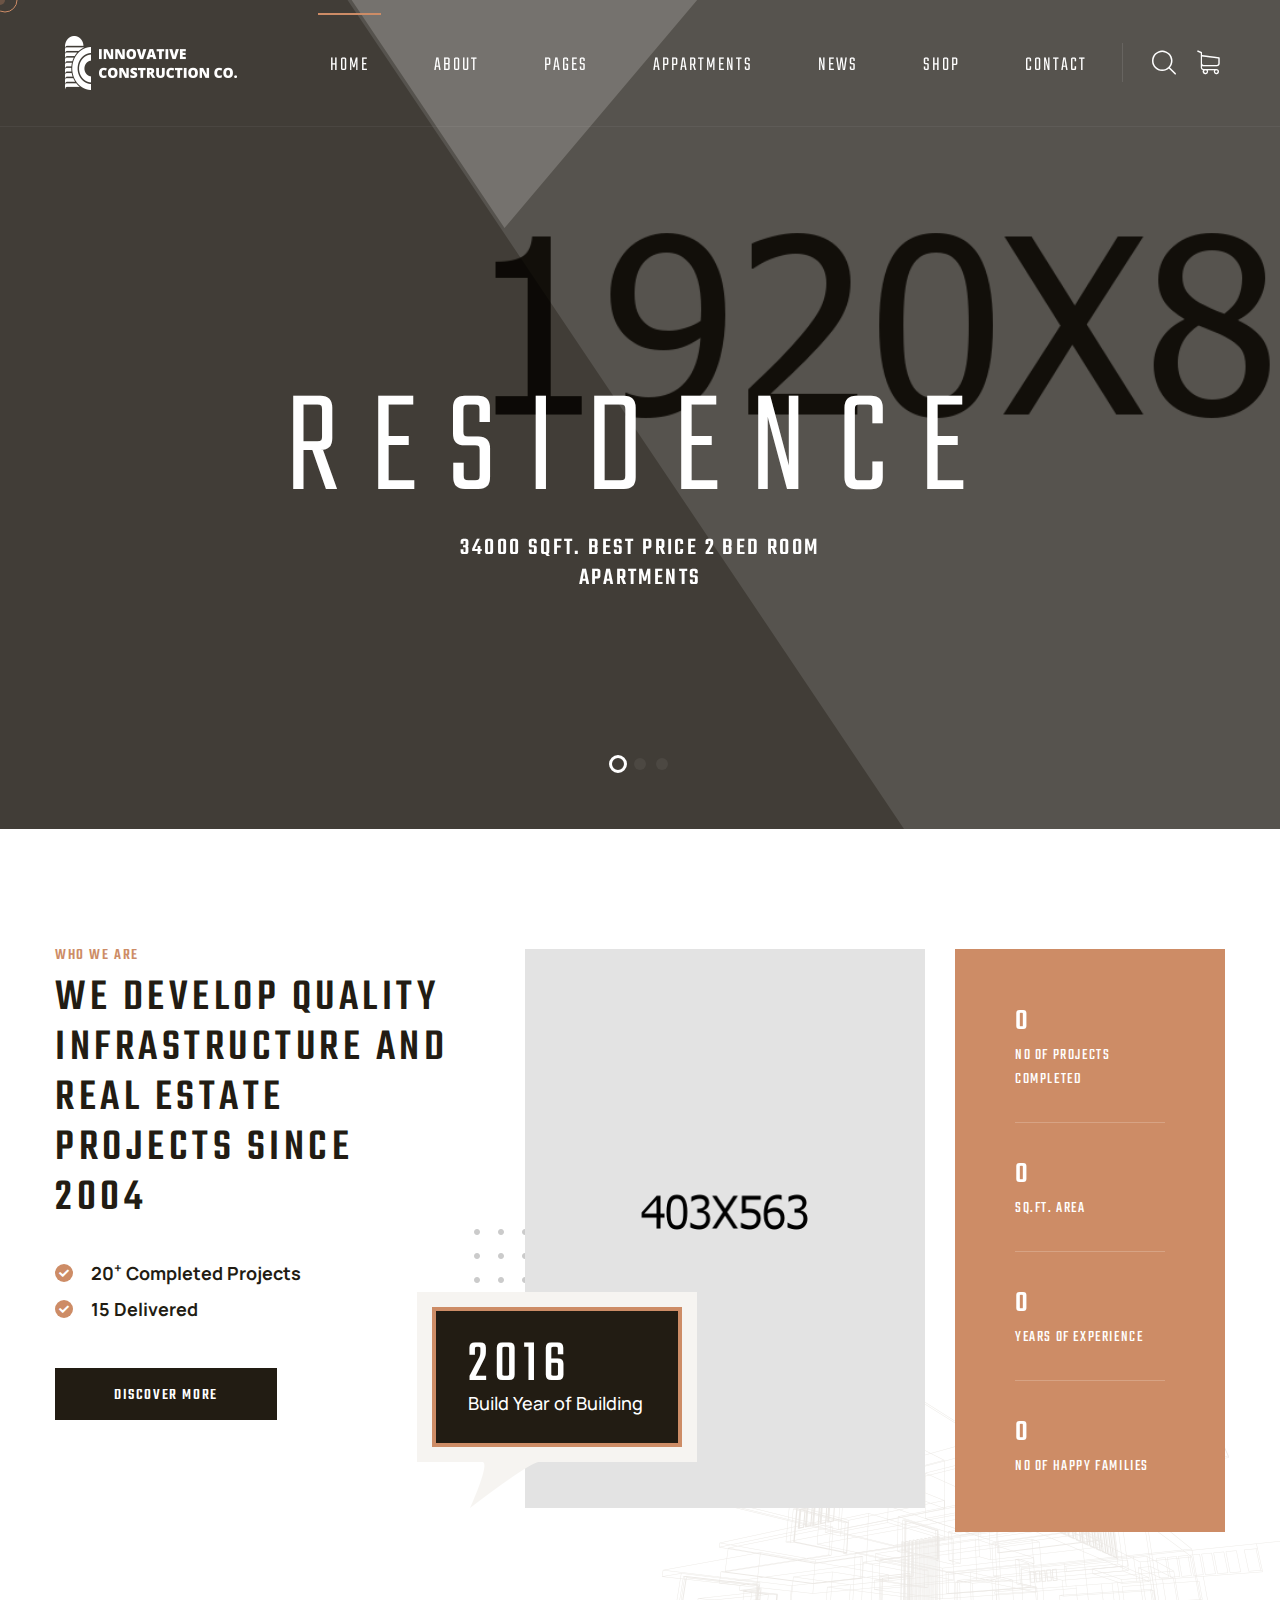
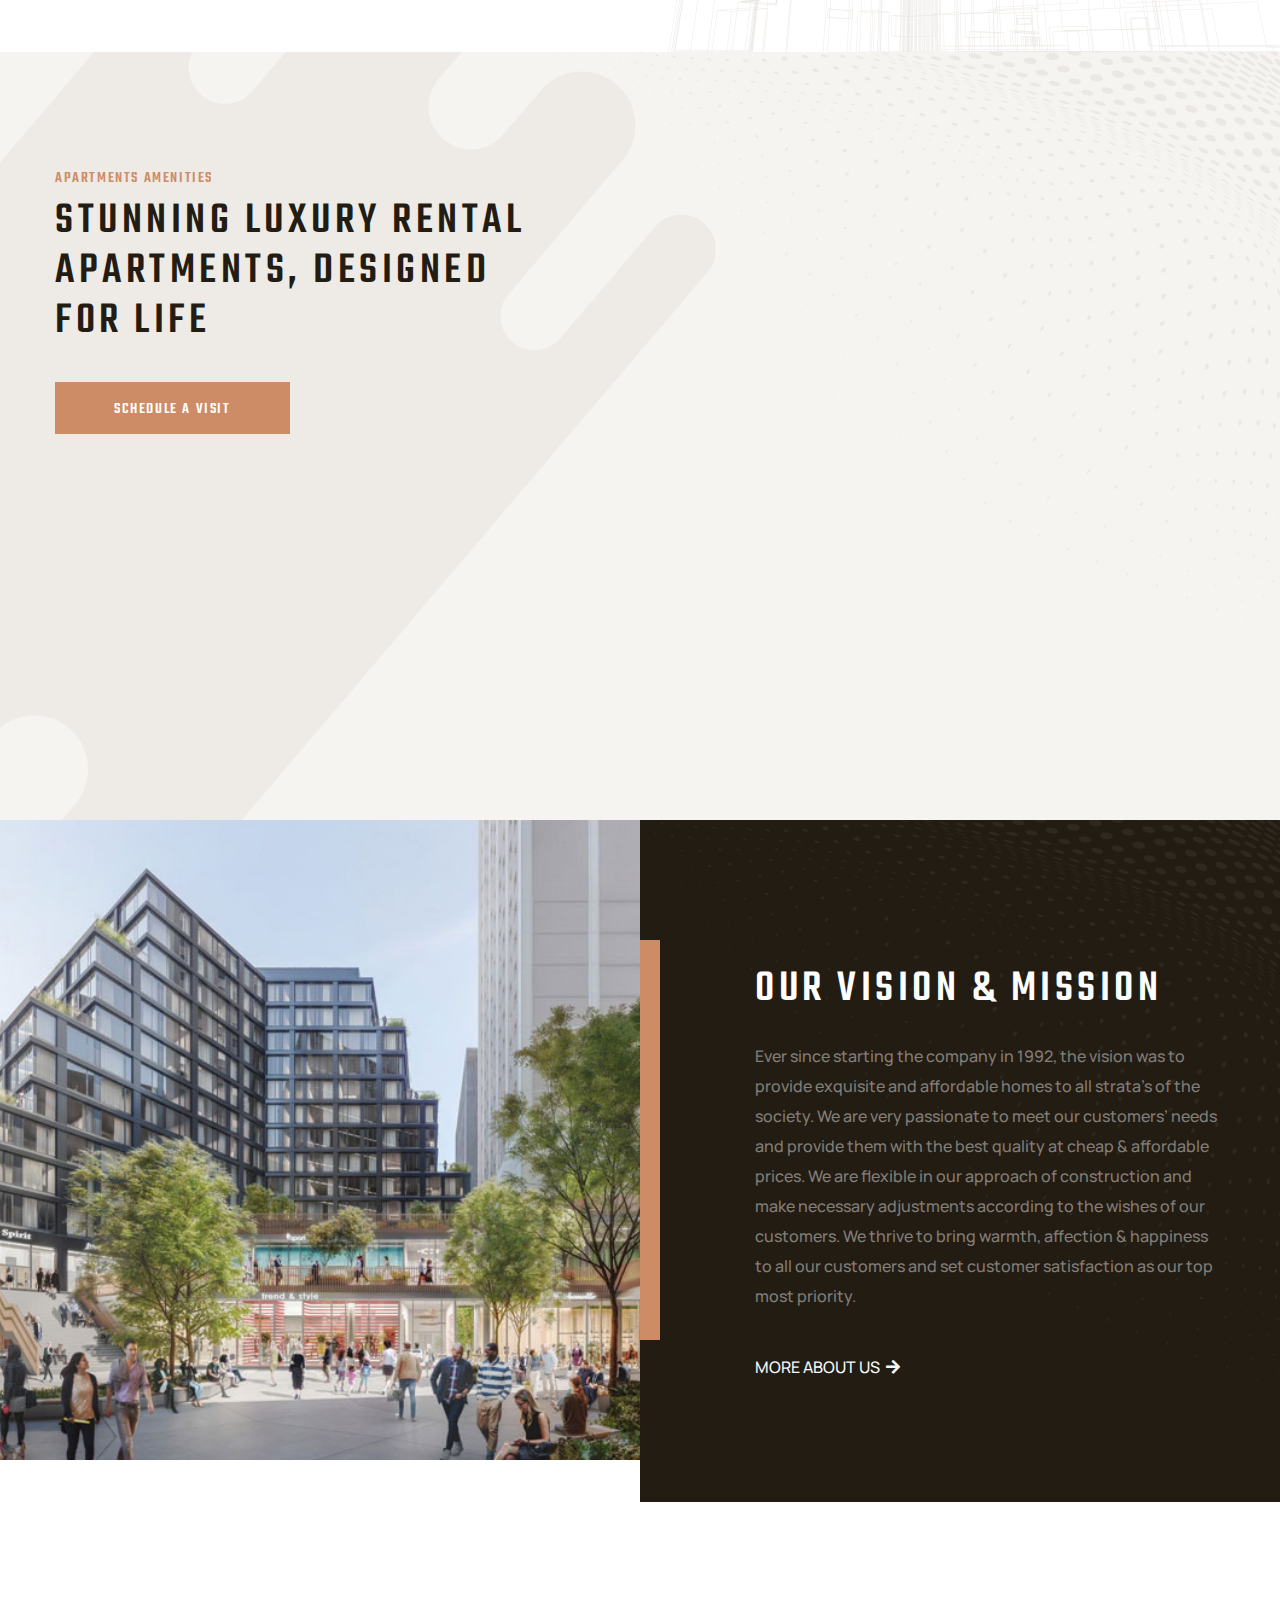
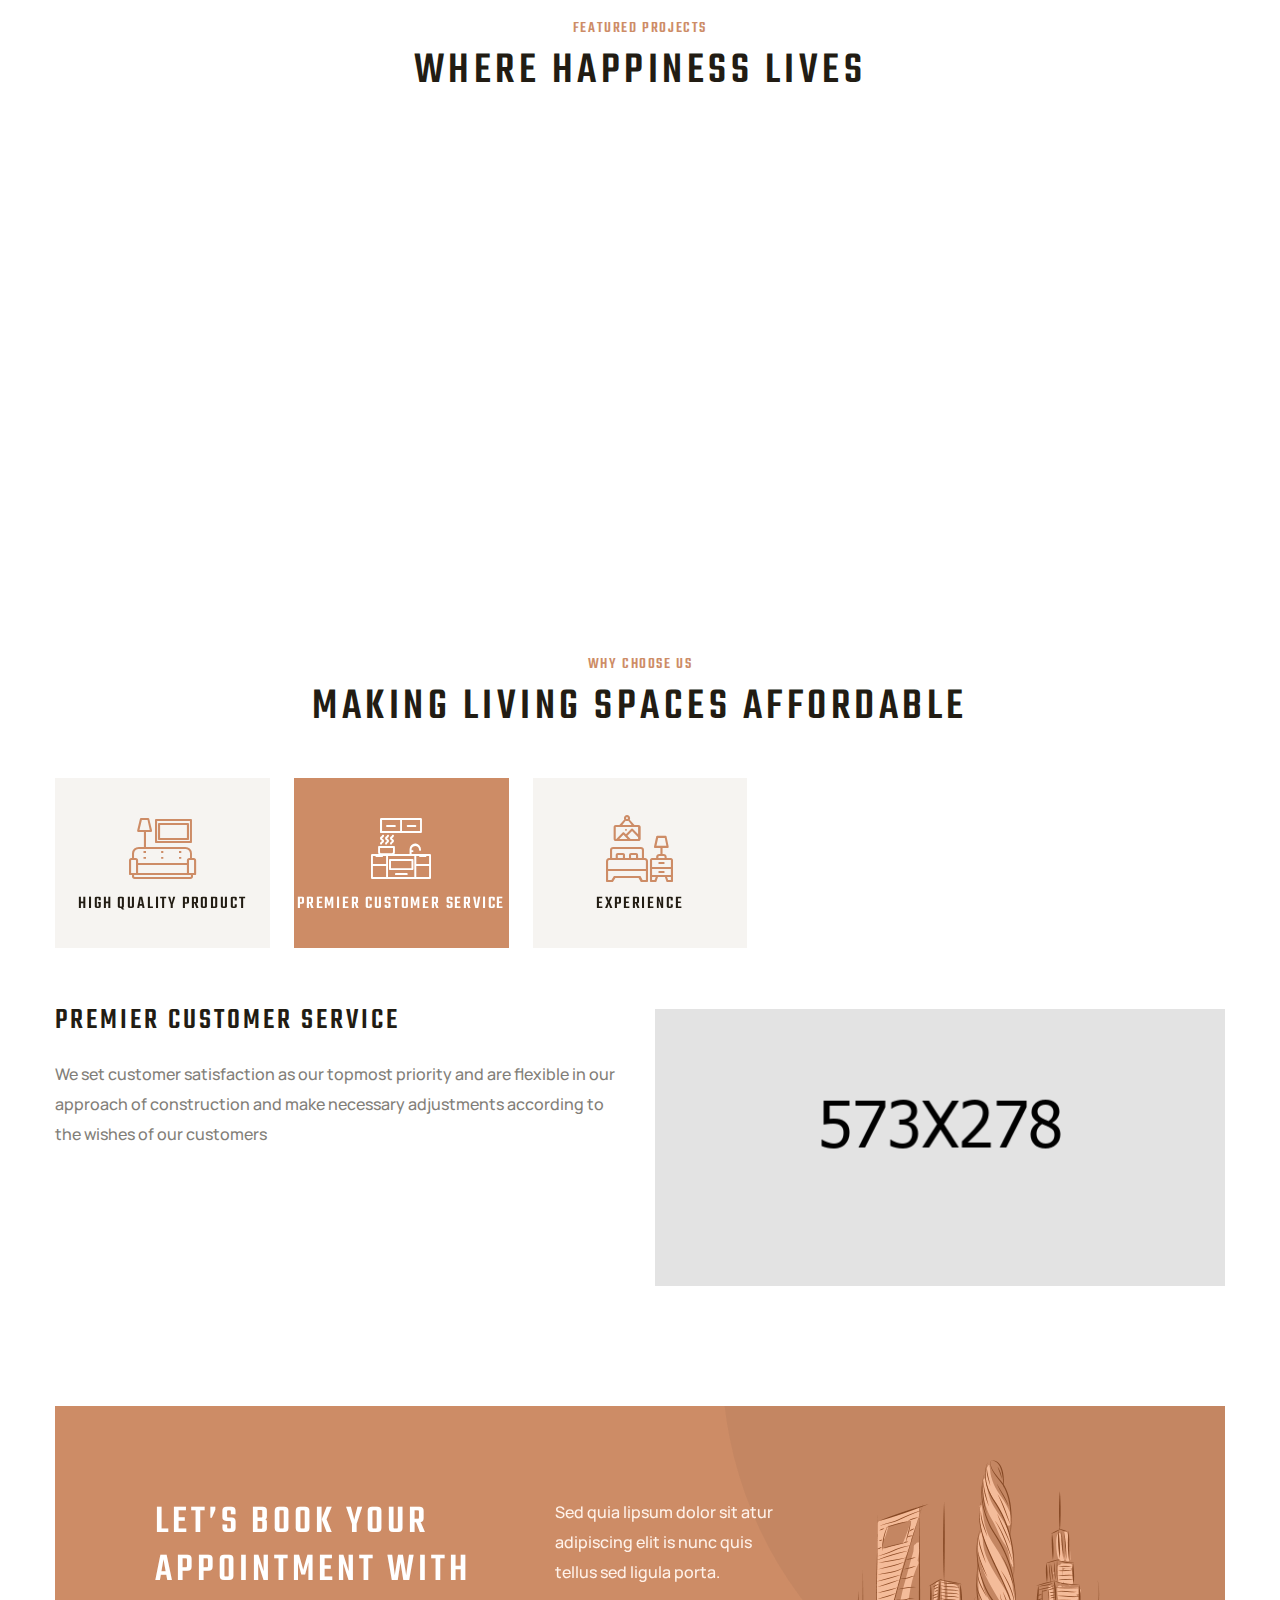
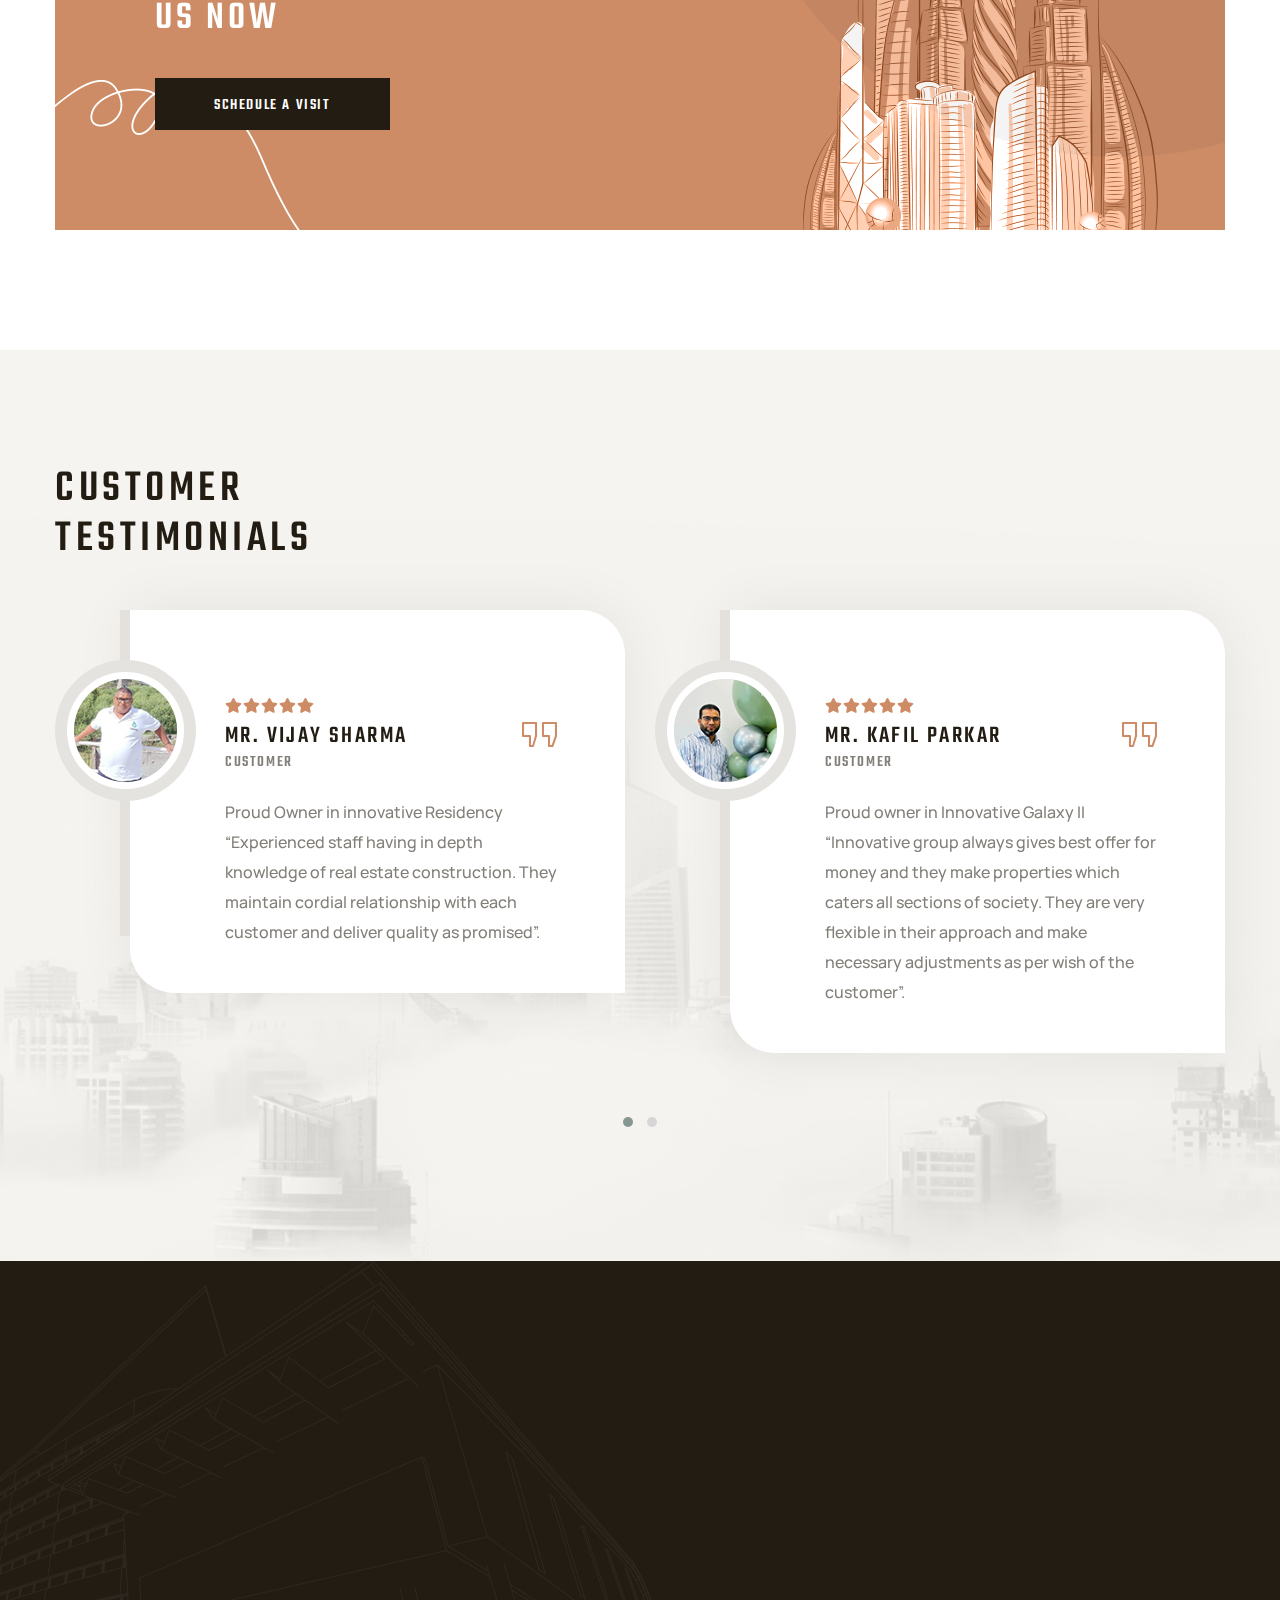
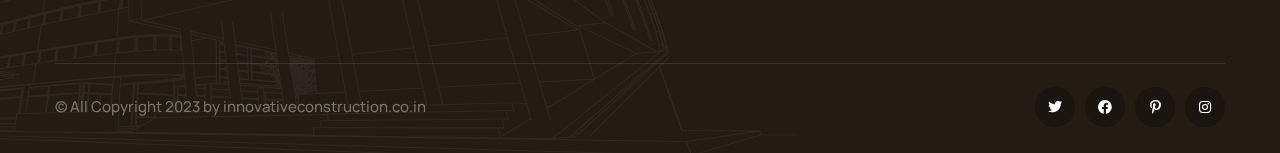
<file: index2.html>
<!DOCTYPE html>
<html lang="en">

<head>
    <meta charset="UTF-8" />
    <meta name="viewport" content="width=device-width, initial-scale=1.0" />
    <title> Home Two || alipes || alipes HTML 5 Template </title>
    <!-- favicons Icons -->
    <link rel="apple-touch-icon" sizes="180x180" href="assets/images/favicons/apple-touch-icon.png" />
    <link rel="icon" type="image/png" sizes="32x32" href="assets/images/favicons/favicon-32x32.png" />
    <link rel="icon" type="image/png" sizes="16x16" href="assets/images/favicons/favicon-16x16.png" />
    <link rel="manifest" href="assets/images/favicons/site.webmanifest" />
    <meta name="description" content="alipes HTML 5 Template " />

    <!-- fonts -->
    <link rel="preconnect" href="https://fonts.googleapis.com">

    <link rel="preconnect" href="https://fonts.gstatic.com" crossorigin>

    <link href="https://fonts.googleapis.com/css2?family=Manrope:wght@200;300;400;500;600;700;800&display=swap"
        rel="stylesheet">

    <link href="https://fonts.googleapis.com/css2?family=Teko:wght@300;400;500;600;700&display=swap" rel="stylesheet">

    <link rel="stylesheet" href="assets/vendors/bootstrap/css/bootstrap.min.css" />
    <link rel="stylesheet" href="assets/vendors/animate/animate.min.css" />
    <link rel="stylesheet" href="assets/vendors/animate/custom-animate.css" />
    <link rel="stylesheet" href="assets/vendors/fontawesome/css/all.min.css" />
    <link rel="stylesheet" href="assets/vendors/jarallax/jarallax.css" />
    <link rel="stylesheet" href="assets/vendors/jquery-magnific-popup/jquery.magnific-popup.css" />
    <link rel="stylesheet" href="assets/vendors/nouislider/nouislider.min.css" />
    <link rel="stylesheet" href="assets/vendors/nouislider/nouislider.pips.css" />
    <link rel="stylesheet" href="assets/vendors/odometer/odometer.min.css" />
    <link rel="stylesheet" href="assets/vendors/swiper/swiper.min.css" />
    <link rel="stylesheet" href="assets/vendors/alipes-icons/style.css">
    <link rel="stylesheet" href="assets/vendors/tiny-slider/tiny-slider.min.css" />
    <link rel="stylesheet" href="assets/vendors/reey-font/stylesheet.css" />
    <link rel="stylesheet" href="assets/vendors/owl-carousel/owl.carousel.min.css" />
    <link rel="stylesheet" href="assets/vendors/owl-carousel/owl.theme.default.min.css" />
    <link rel="stylesheet" href="assets/vendors/bxslider/jquery.bxslider.css" />
    <link rel="stylesheet" href="assets/vendors/bootstrap-select/css/bootstrap-select.min.css" />
    <link rel="stylesheet" href="assets/vendors/vegas/vegas.min.css" />
    <link rel="stylesheet" href="assets/vendors/jquery-ui/jquery-ui.css" />
    <link rel="stylesheet" href="assets/vendors/timepicker/timePicker.css" />
    <link rel="stylesheet" href="assets/vendors/nice-select/nice-select.css" />

    <!-- template styles -->
    <link rel="stylesheet" href="assets/css/alipes.css" />
    <link rel="stylesheet" href="assets/css/alipes-responsive.css" />
</head>

<body class="custom-cursor">

    <div class="custom-cursor__cursor"></div>
    <div class="custom-cursor__cursor-two"></div>





    <div class="preloader">
        <div class="preloader__image"></div>
    </div>
    <!-- /.preloader -->


    <div class="page-wrapper">
        <header class="main-header-two">
            <nav class="main-menu main-menu-two">
                <div class="main-menu-two__wrapper">
                    <div class="main-menu-two__wrapper-inner">
                        <div class="main-menu-two__left">
                            <div class="main-menu-two__logo">
                                <a href="index.html"><img src="assets/images/resources/logo-1.png" alt=""></a>
                            </div>
                            <div class="main-menu-two__main-menu-box">
                                <a href="#" class="mobile-nav__toggler"><i class="fa fa-bars"></i></a>
                                <ul class="main-menu__list">
                                    <li class="dropdown current megamenu">
                                        <a href="index.html">Home </a>
                                        <ul>
                                            <li>
                                                <section class="home-showcase">
                                                    <div class="container">
                                                        <div class="home-showcase__inner">
                                                            <div class="row">
                                                                <div class="col-lg-3">
                                                                    <div class="home-showcase__item">
                                                                        <div class="home-showcase__image">
                                                                            <img src="assets/images/home-showcase/home-showcase-1-1.jpg"
                                                                                alt="">
                                                                            <div class="home-showcase__buttons">
                                                                                <a href="index.html"
                                                                                    class="thm-btn home-showcase__buttons__item">Multi
                                                                                    Page</a>
                                                                                <a href="index-one-page.html"
                                                                                    class="thm-btn home-showcase__buttons__item">One
                                                                                    Page</a>
                                                                            </div>
                                                                            <!-- /.home-showcase__buttons -->
                                                                        </div><!-- /.home-showcase__image -->
                                                                        <h3 class="home-showcase__title">Home
                                                                            Page
                                                                            01</h3>
                                                                        <!-- /.home-showcase__title -->
                                                                    </div><!-- /.home-showcase__item -->
                                                                </div><!-- /.col-lg-3 -->
                                                                <div class="col-lg-3">
                                                                    <div class="home-showcase__item">
                                                                        <div class="home-showcase__image">
                                                                            <img src="assets/images/home-showcase/home-showcase-1-2.jpg"
                                                                                alt="">
                                                                            <div class="home-showcase__buttons">
                                                                                <a href="index2.html"
                                                                                    class="thm-btn home-showcase__buttons__item">Multi
                                                                                    Page</a>
                                                                                <a href="index2-one-page.html"
                                                                                    class="thm-btn home-showcase__buttons__item">One
                                                                                    Page</a>
                                                                            </div>
                                                                            <!-- /.home-showcase__buttons -->
                                                                        </div><!-- /.home-showcase__image -->
                                                                        <h3 class="home-showcase__title">Home
                                                                            Page
                                                                            02
                                                                        </h3><!-- /.home-showcase__title -->
                                                                    </div><!-- /.home-showcase__item -->
                                                                </div><!-- /.col-lg-3 -->
                                                                <div class="col-lg-3">
                                                                    <div class="home-showcase__item">
                                                                        <div class="home-showcase__image">
                                                                            <img src="assets/images/home-showcase/home-showcase-1-3.jpg"
                                                                                alt="">
                                                                            <div class="home-showcase__buttons">
                                                                                <a href="index3.html"
                                                                                    class="thm-btn home-showcase__buttons__item">Multi
                                                                                    Page</a>
                                                                                <a href="index3-one-page.html"
                                                                                    class="thm-btn home-showcase__buttons__item">One
                                                                                    Page</a>
                                                                            </div>
                                                                            <!-- /.home-showcase__buttons -->
                                                                        </div><!-- /.home-showcase__image -->
                                                                        <h3 class="home-showcase__title">Home
                                                                            Page
                                                                            03
                                                                        </h3><!-- /.home-showcase__title -->
                                                                    </div><!-- /.home-showcase__item -->
                                                                </div><!-- /.col-lg-3 -->
                                                                <div class="col-lg-3">
                                                                    <div class="home-showcase__item">
                                                                        <div class="home-showcase__image">
                                                                            <img src="assets/images/home-showcase/home-showcase-1-4.jpg"
                                                                                alt="">
                                                                            <div class="home-showcase__buttons">
                                                                                <a href="index-dark.html"
                                                                                    class="thm-btn home-showcase__buttons__item">View
                                                                                    Page</a>
                                                                            </div>
                                                                            <!-- /.home-showcase__buttons -->
                                                                        </div><!-- /.home-showcase__image -->
                                                                        <h3 class="home-showcase__title">Home
                                                                            Page
                                                                            04
                                                                        </h3><!-- /.home-showcase__title -->
                                                                    </div><!-- /.home-showcase__item -->
                                                                </div><!-- /.col-lg-3 -->
                                                            </div><!-- /.row -->
                                                        </div><!-- /.home-showcase__inner -->

                                                    </div><!-- /.container -->
                                                </section>
                                            </li>
                                        </ul>
                                    </li>
                                    <li>
                                        <a href="about.html">About</a>
                                    </li>
                                    <li class="dropdown">
                                        <a href="#">Pages</a>
                                        <ul class="shadow-box">
                                            <li><a href="services.html">Services</a></li>
                                            <li><a href="the-building.html">The Building</a></li>
                                            <li><a href="agents.html">Agents</a></li>
                                            <li><a href="agents-carousel.html">Agents Carousel</a></li>
                                            <li><a href="testimonials.html">Testimonials</a></li>
                                            <li><a href="testimonials-carousel.html">Testimonials Carousel</a></li>
                                            <li><a href="gallery.html">Gallery</a></li>
                                            <li><a href="gallery-carousel.html">Gallery Carousel</a></li>
                                            <li><a href="faq.html">FAQs</a></li>
                                            <li><a href="404.html">404 Error</a></li>
                                        </ul>
                                    </li>
                                    <li class="dropdown">
                                        <a href="#">Appartments</a>
                                        <ul class="shadow-box">
                                            <li><a href="apartments.html">Appartments One</a></li>
                                            <li><a href="apartments-2.html">Appartments Two</a></li>
                                            <li><a href="apartments-carousel.html">Appartments Carousel</a></li>
                                            <li><a href="apartment-details-1.html">Appartment Details one</a></li>
                                            <li><a href="apartment-details-2.html">Appartment Details Two</a></li>
                                        </ul>
                                    </li>
                                    <li class="dropdown">
                                        <a href="#">News</a>
                                        <ul class="shadow-box">
                                            <li><a href="news.html">News</a></li>
                                            <li><a href="news-carousel.html">News Carousel</a></li>
                                            <li><a href="news-sidebar.html">News Sidebar</a></li>
                                            <li><a href="news-details.html">News Details</a></li>
                                        </ul>
                                    </li>
                                    <li class="dropdown">
                                        <a href="#">Shop</a>
                                        <ul class="shadow-box">
                                            <li><a href="products.html">Products</a></li>
                                            <li><a href="product-details.html">Product Details</a></li>
                                            <li><a href="cart.html">Cart</a></li>
                                            <li><a href="checkout.html">Checkout</a></li>
                                        </ul>
                                    </li>
                                    <li>
                                        <a href="contact.html">Contact</a>
                                    </li>
                                </ul>
                            </div>
                        </div>
                        <div class="main-menu-two__right">
                            <div class="main-menu-two__search-cart-btn">
                                <div class="main-menu-two__search-cart-box">
                                    <div class="main-menu-two__search-box">
                                        <a href="#"
                                            class="main-menu-two__search search-toggler icon-magnifying-glass"></a>
                                    </div>
                                    <div class="main-menu-two__cart-box">
                                        <a href="cart.html" class="main-menu-two__cart icon-shopping-cart"></a>
                                    </div>
                                </div>
                                <div class="main-menu-two__btn-box">
                                    <a href="contact.html" class="thm-btn main-menu-two__btn">Schedule a Visit</a>
                                </div>
                            </div>
                        </div>
                    </div>
                </div>
            </nav>
        </header>

        <div class="stricky-header stricked-menu main-menu main-menu-two">
            <div class="sticky-header__content"></div><!-- /.sticky-header__content -->
        </div><!-- /.stricky-header -->

        <!--Main Slider Start-->
        <section class="main-slider-two clearfix">
            <div class="swiper-container thm-swiper__slider" data-swiper-options='{"slidesPerView": 1, "loop": true,
                "effect": "fade",
                "pagination": {
                "el": "#main-slider-pagination",
                "type": "bullets",
                "clickable": true
                },
                "navigation": {
                "nextEl": "#main-slider__swiper-button-next",
                "prevEl": "#main-slider__swiper-button-prev"
                },
                "autoplay": {
                "delay": 5000
                }}'>
                <div class="swiper-wrapper">

                    <div class="swiper-slide">
                        <div class="image-layer-two"
                            style="background-image: url(assets/images/backgrounds/main-slider-2-1.jpg);"></div>
                        <!-- /.image-layer -->
                        <div class="main-slider-two__shape-1">
                            <img src="assets/images/shapes/main-slider-two-shape-1.png" alt="">
                        </div>
                        <div class="main-slider-two__shape-2">
                            <img src="assets/images/shapes/main-slider-two-shape-2.png" alt="">
                        </div>
                        <div class="container">
                            <div class="row">
                                <div class="col-xl-12">
                                    <div class="main-slider-two__content">
                                        <h2 class="main-slider-two__title">RESIDENCE</h2>
                                        <p class="main-slider-two__text">34000 sqft. Best Price 2 Bed Room <br>
                                            Apartments</p>
                                    </div>
                                </div>
                            </div>
                        </div>
                    </div>

                    <div class="swiper-slide">
                        <div class="image-layer-two"
                            style="background-image: url(assets/images/backgrounds/main-slider-2-2.jpg);"></div>
                        <!-- /.image-layer -->
                        <div class="main-slider-two__shape-1">
                            <img src="assets/images/shapes/main-slider-two-shape-1.png" alt="">
                        </div>
                        <div class="main-slider-two__shape-2">
                            <img src="assets/images/shapes/main-slider-two-shape-2.png" alt="">
                        </div>
                        <div class="container">
                            <div class="row">
                                <div class="col-xl-12">
                                    <div class="main-slider-two__content">
                                        <h2 class="main-slider-two__title">RESIDENCE</h2>
                                        <p class="main-slider-two__text">34000 sqft. Best Price 2 Bed Room <br>
                                            Apartments</p>
                                    </div>
                                </div>
                            </div>
                        </div>
                    </div>

                    <div class="swiper-slide">
                        <div class="image-layer-two"
                            style="background-image: url(assets/images/backgrounds/main-slider-2-3.jpg);"></div>
                        <!-- /.image-layer -->
                        <div class="main-slider-two__shape-1">
                            <img src="assets/images/shapes/main-slider-two-shape-1.png" alt="">
                        </div>
                        <div class="main-slider-two__shape-2">
                            <img src="assets/images/shapes/main-slider-two-shape-2.png" alt="">
                        </div>
                        <div class="container">
                            <div class="row">
                                <div class="col-xl-12">
                                    <div class="main-slider-two__content">
                                        <h2 class="main-slider-two__title">RESIDENCE</h2>
                                        <p class="main-slider-two__text">34000 sqft. Best Price 2 Bed Room <br>
                                            Apartments</p>
                                    </div>
                                </div>
                            </div>
                        </div>
                    </div>

                </div>

                <!-- If we need navigation buttons -->
                <div class="swiper-pagination" id="main-slider-pagination"></div>

            </div>
        </section>
        <!--Main Slider End-->


        <!--About Two Start-->
        <section class="about-two">
            <div class="about-two__shape-3 float-bob-x">
                <img src="assets/images/shapes/about-two-shape-3.png" alt="">
            </div>
            <div class="container">
                <div class="row">
                    <div class="col-xl-5 col-lg-6">
                        <div class="about-two__left">
                            <div class="section-title text-left">
                                <span class="section-title__tagline">Who we are</span>
                                <h2 class="section-title__title">We develop quality infrastructure and real estate projects since 2004</h2>
                            </div>
                            <!-- <p class="about-two__text-1">Nullam eu nibh vitae est tempor molestie id sed ex. Quisque
                                dignissim maximus ipsum, sed rutrum metus tincidunt et. Sed eget tincidunt ipsum.</p> -->
                            <ul class="about-two__points-list list-unstyled">
                                <li>
                                    <div class="icon">
                                        <span class="fa fa-check"></span>
                                    </div>
                                    <div class="text">
                                        <p>20<sup>+</sup> Completed Projects</p>
                                    </div>
                                </li>
                                <li>
                                    <div class="icon">
                                        <span class="fa fa-check"></span>
                                    </div>
                                    <div class="text">
                                        <p>15 Delivered</p>
                                    </div>
                                </li>
                            </ul>
                            <div class="about-two__btn-box">
                                <a href="about.html" class="thm-btn about-two__btn">Discover more</a>
                            </div>
                        </div>
                    </div>
                    <div class="col-xl-4 col-lg-6">
                        <div class="about-two__middle">
                            <div class="about-two__img">
                                <img src="assets/images/resources/about-2-1.jpg" alt="">
                                <div class="about-two__shape-2">
                                    <img src="assets/images/shapes/about-two-shape-2.png" alt="">
                                </div>
                                <div class="about-two__year">
                                    <div class="about-two__shape-1">
                                        <img src="assets/images/shapes/about-two-shape-1.png" alt="">
                                    </div>
                                    <h3>2016</h3>
                                    <p>Build Year of Building</p>
                                </div>
                            </div>
                        </div>
                    </div>
                    <div class="col-xl-3 col-lg-4">
                        <div class="about-two__right">
                            <ul class="about-two__counter list-unstyled">
                                <li>
                                    <div class="about-two__count-box">
                                        <h3 class="odometer" data-count="20">00</h3>
                                        <p class="about-two__text">No of Projects completed</p>
                                    </div>
                                </li>
                                <li>
                                    <div class="about-two__count-box">
                                        <h3 class="odometer" data-count="300,000">00</h3>
                                        <p class="about-two__text">Sq.ft. Area</p>
                                    </div>
                                </li>
                                <li>
                                    <div class="about-two__count-box">
                                        <h3 class="odometer" data-count="30">00</h3>
                                        <p class="about-two__text">Years of Experience</p>
                                    </div>
                                </li>
                                <li>
                                    <div class="about-two__count-box">
                                        <h3 class="odometer" data-count="500">00</h3>
                                        <p class="about-two__text">No of Happy families</p>
                                    </div>
                                </li>
                            </ul>
                        </div>
                    </div>
                </div>
            </div>
        </section>
        <!--About Two End-->

        <!--Services One Start-->
        <section class="services-one">
            <div class="services-one__shape-1 float-bob-x">
                <img src="assets/images/shapes/services-one-shape-1.png" alt="">
            </div>
            <div class="services-one__shape-2 float-bob-x">
                <img src="assets/images/shapes/services-one-shape-2.png" alt="">
            </div>
            <div class="container">
                <div class="row">
                    <div class="col-xl-6 col-lg-12">
                        <div class="services-one__left">
                            <div class="section-title text-left">
                                <span class="section-title__tagline">Apartments Amenities</span>
                                <h2 class="section-title__title">STUNNING LUXURY RENTAL APARTMENTS, DESIGNED FOR LIFE
                                </h2>
                            </div>
                            <div class="services-one__btn-box">
                                <a href="services.html" class="thm-btn services-one__btn">schedule a visit</a>
                            </div>
                        </div>
                    </div>
                    <!--Services One Single Start-->
                    <div class="col-xl-3 col-lg-4 col-md-6 wow fadeInUp" data-wow-delay="100ms">
                        <div class="services-one__single">
                            <div class="services-one__single-inner">
                                <div class="services-one__single-bg"
                                    style="background-image: url(assets/images/backgrounds/services-one-single-bg.jpg);">
                                </div>
                                <div class="services-one__icon">
                                    <span class="icon-residential"></span>
                                </div>
                                <h3 class="services-one__title"><a href="services.html">Smart Living</a></h3>
                                <p class="services-one__text">There are many new ways of text.</p>
                            </div>
                        </div>
                    </div>
                    <!--Services One Single End-->
                    <!--Services One Single Start-->
                    <div class="col-xl-3 col-lg-4 col-md-6 wow fadeInUp" data-wow-delay="200ms">
                        <div class="services-one__single">
                            <div class="services-one__single-inner">
                                <div class="services-one__single-bg"
                                    style="background-image: url(assets/images/backgrounds/services-one-single-bg.jpg);">
                                </div>
                                <div class="services-one__icon">
                                    <span class="icon-sustainable"></span>
                                </div>
                                <h3 class="services-one__title"><a href="services.html">Eco construction</a></h3>
                                <p class="services-one__text">There are many new ways of text.</p>
                            </div>
                        </div>
                    </div>
                    <!--Services One Single End-->
                    <!--Services One Single Start-->
                    <div class="col-xl-3 col-lg-4 col-md-6 wow fadeInUp" data-wow-delay="300ms">
                        <div class="services-one__single">
                            <div class="services-one__single-inner">
                                <div class="services-one__single-bg"
                                    style="background-image: url(assets/images/backgrounds/services-one-single-bg.jpg);">
                                </div>
                                <div class="services-one__icon">
                                    <span class="icon-world"></span>
                                </div>
                                <h3 class="services-one__title"><a href="services.html">good locationn</a></h3>
                                <p class="services-one__text">There are many new ways of text.</p>
                            </div>
                        </div>
                    </div>
                    <!--Services One Single End-->
                    <!--Services One Single Start-->
                    <div class="col-xl-3 col-lg-4 col-md-6 wow fadeInUp" data-wow-delay="400ms">
                        <div class="services-one__single">
                            <div class="services-one__single-inner">
                                <div class="services-one__single-bg"
                                    style="background-image: url(assets/images/backgrounds/services-one-single-bg.jpg);">
                                </div>
                                <div class="services-one__icon">
                                    <span class="icon-home-automation"></span>
                                </div>
                                <h3 class="services-one__title"><a href="services.html">High technology</a></h3>
                                <p class="services-one__text">There are many new ways of text.</p>
                            </div>
                        </div>
                    </div>
                    <!--Services One Single End-->
                    <!--Services One Single Start-->
                    <div class="col-xl-3 col-lg-4 col-md-6 wow fadeInUp" data-wow-delay="500ms">
                        <div class="services-one__single">
                            <div class="services-one__single-inner">
                                <div class="services-one__single-bg"
                                    style="background-image: url(assets/images/backgrounds/services-one-single-bg.jpg);">
                                </div>
                                <div class="services-one__icon">
                                    <span class="icon-electric-appliance"></span>
                                </div>
                                <h3 class="services-one__title"><a href="services.html">luxury appliance</a></h3>
                                <p class="services-one__text">There are many new ways of text.</p>
                            </div>
                        </div>
                    </div>
                    <!--Services One Single End-->
                    <!--Services One Single Start-->
                    <div class="col-xl-3 col-lg-4 col-md-6 wow fadeInUp" data-wow-delay="600ms">
                        <div class="services-one__single">
                            <div class="services-one__single-inner">
                                <div class="services-one__single-bg"
                                    style="background-image: url(assets/images/backgrounds/services-one-single-bg.jpg);">
                                </div>
                                <div class="services-one__icon">
                                    <span class="icon-swimming-pool"></span>
                                </div>
                                <h3 class="services-one__title"><a href="services.html">swimming pool</a></h3>
                                <p class="services-one__text">There are many new ways of text.</p>
                            </div>
                        </div>
                    </div>
                    <!--Services One Single End-->
                </div>
            </div>
        </section>
        <!--Services One End-->

        <!--Values One Start-->
        <section class="values-one">
            <div class="values-one__wrap">
                <div class="values-one__left">
                    <div class="values-one__bg" style="background-image: url(assets/images/home/image1-h1.jpg);">
                    </div>
                </div>
                <div class="values-one__right">
                    <div class="values-one__shape-1 float-bob-x">
                        <img src="assets/images/shapes/values-one-shape-1.png" alt="">
                    </div>
                    <div class="values-one__content">
                        <div class="section-title text-left">
                            <span class="section-title__tagline"></span>
                            <h2 class="section-title__title">Our Vision & Mission</h2>
                        </div>
                        <p class="values-one__text">Ever since starting the company in 1992, the vision was to provide exquisite and affordable homes to all strata’s of the society. We are very passionate to meet our customers’ needs and provide them with the best quality at cheap & affordable prices. We are flexible in our approach of construction and make necessary adjustments according to the wishes of our customers. We thrive to bring warmth, affection & happiness to all our customers and set customer satisfaction as our top most priority.</p>
                        <div class="values-one__points-box">
                            <a href="about.html" class="text-light"> MORE ABOUT US  &nbsp;<span class="fa fa-arrow-right"></span></a>
<!--                             <div class="values-one__points-img">
                                <img src="assets/images/resources/values-1-2.jpg" alt="">
                            </div> -->
                            <!-- <ul class="values-one__points list-unstyled">
                                <li>
                                    <div class="icon">
                                        <span class="fa fa-check"></span>
                                    </div>
                                    <div class="text">
                                        <p><a href="" class="text-light"> MORE ABOUT US</a></p>
                                    </div>
                                </li>
                            </ul> -->
                        </div>
                    </div>
                </div>
            </div>
        </section>
        <!--Values One End-->

        <!--Apartment Two Start-->
        <section class="apartment-two">
            <div class="container">
                <div class="section-title text-center">
                    <span class="section-title__tagline">FEATURED PROJECTS</span>
                    <h2 class="section-title__title">Where happiness lives</h2>
                </div>
                <div class="row">
                    <!--Apartment Two Single Start-->
                    <div class="col-xl-4 col-lg-4 wow fadeInUp" data-wow-delay="100ms">
                        <div class="apartment-two__single">
                            <div class="apartment-two__img">
                                <img src="assets/images/resources/apartment-2-1.jpg" alt="">
                                <div class="apartment-two__btn-box">
                                    <a href="apartment-details-1.html" class="thm-btn apartment-two__btn">More Detail</a>
                                </div>
                            </div>
                            <div class="apartment-two__content">
                                <h3 class="apartment-two__title"><a href="apartment-details-1.html">Innovative Aura</a>
                                </h3>
                                <p class="apartment-two__sub-title">Ulwe, Navi Mumbai</p>
                            </div>
                        </div>
                    </div>
                    <!--Apartment Two Single End-->
                    <!--Apartment Two Single Start-->
                    <div class="col-xl-4 col-lg-4 wow fadeInUp" data-wow-delay="200ms">
                        <div class="apartment-two__single">
                            <div class="apartment-two__img">
                                <img src="assets/images/resources/apartment-2-2.jpg" alt="">
                                <div class="apartment-two__btn-box">
                                    <a href="apartment-details-1.html" class="thm-btn apartment-two__btn">More Detail</a>
                                </div>
                            </div>
                            <div class="apartment-two__content">
                                <h3 class="apartment-two__title"><a href="apartment-details-1.html">Innovative Galaxy II</a>
                                </h3>
                                <p class="apartment-two__sub-title">Kharghar, Navi Mumbai</p>
                            </div>
                        </div>
                    </div>
                    <!--Apartment Two Single End-->
                    <!--Apartment Two Single Start-->
                    <div class="col-xl-4 col-lg-4 wow fadeInUp" data-wow-delay="300ms">
                        <div class="apartment-two__single">
                            <div class="apartment-two__img">
                                <img src="assets/images/resources/apartment-2-3.jpg" alt="">
                                <div class="apartment-two__btn-box">
                                    <a href="apartment-details-1.html" class="thm-btn apartment-two__btn">More Detail</a>
                                </div>
                            </div>
                            <div class="apartment-two__content">
                                <h3 class="apartment-two__title"><a href="apartment-details-1.html">Innovative Icon</a>
                                </h3>
                                <p class="apartment-two__sub-title">Taloja Phase II, Navi Mumbai</p>
                            </div>
                        </div>
                    </div>
                    <!--Apartment Two Single End-->
                </div>
            </div>
        </section>
        <!--Apartment Two End-->

        <!--Measurement Start-->
        <section class="measurement">
            <div class="container">
                <div class="section-title text-center">
                    <span class="section-title__tagline">WHY CHOOSE US</span>
                    <h2 class="section-title__title">Making living spaces affordable</h2>
                </div>
                <div class="measurement__main-tab-box tabs-box">
                    <ul class="tab-buttons clearfix list-unstyled">
                        <li data-tab="#living-room" class="tab-btn">
                            <div class="measurement__single">
                                <div class="measurement__icon">
                                    <span class="icon-living-room"></span>
                                </div>
                                <h4 class="measurement__title">High Quality Product</h4>
                            </div>
                        </li>
                        <li data-tab="#kitchen" class="tab-btn active-btn">
                            <div class="measurement__single">
                                <div class="measurement__icon">
                                    <span class="icon-kitchen"></span>
                                </div>
                                <h4 class="measurement__title">Premier Customer service</h4>
                            </div>
                        </li>
                        <li data-tab="#bedroom" class="tab-btn">
                            <div class="measurement__single">
                                <div class="measurement__icon">
                                    <span class="icon-bedroom"></span>
                                </div>
                                <h4 class="measurement__title">Experience</h4>
                            </div>
                        </li>
                        <!-- <li data-tab="#bathroom" class="tab-btn">
                            <div class="measurement__single">
                                <div class="measurement__icon">
                                    <span class="icon-public-toilet"></span>
                                </div>
                                <h4 class="measurement__title">Bathroom</h4>
                            </div>
                        </li>
                        <li data-tab="#terrace" class="tab-btn">
                            <div class="measurement__single">
                                <div class="measurement__icon">
                                    <span class="icon-chair"></span>
                                </div>
                                <h4 class="measurement__title">Terrace</h4>
                            </div>
                        </li> -->
                    </ul>

                    <div class="tabs-content">
                        <!--tab-->
                        <div class="tab" id="living-room">
                            <div class="measurement__bottom">
                                <div class="row">
                                    <div class="col-xl-6 col-lg-6 animated fadeInLeft">
                                        <div class="measurement__bottom-left">
                                            <h4 class="measurement__bottom-title">High qualityProducts</h4>
                                            <p class="measurement__bottom-text">The luxurious and exquisite design harmonious with the surrounding architecture provide optimal comfort, modernity and the best living conditions for every family.</p>
                                            <!-- <div class="measurement__bottom-points-box">
                                                <ul class="list-unstyled measurement__bottom-points">
                                                    <li>
                                                        <div class="icon">
                                                            <i class="fa fa-check"></i>
                                                        </div>
                                                        <div class="text">
                                                            <p>Dimension 12,00 Sp.ft</p>
                                                        </div>
                                                    </li>
                                                    <li>
                                                        <div class="icon">
                                                            <i class="fa fa-check"></i>
                                                        </div>
                                                        <div class="text">
                                                            <p>Marble flooring</p>
                                                        </div>
                                                    </li>
                                                </ul>
                                                <ul
                                                    class="list-unstyled measurement__bottom-points measurement__bottom-points-two">
                                                    <li>
                                                        <div class="icon">
                                                            <i class="fa fa-check"></i>
                                                        </div>
                                                        <div class="text">
                                                            <p>Wooden furnitures</p>
                                                        </div>
                                                    </li>
                                                    <li>
                                                        <div class="icon">
                                                            <i class="fa fa-check"></i>
                                                        </div>
                                                        <div class="text">
                                                            <p>Fancy windoes</p>
                                                        </div>
                                                    </li>
                                                </ul>
                                            </div> -->
                                        </div>
                                    </div>
                                    <div class="col-xl-6 col-lg-6 animated fadeInRight">
                                        <div class="measurement__bottom-right">
                                            <div class="measurement__bottom-img">
                                                <img src="assets/images/resources/measurement-bottom-img-1.jpg" alt="">
                                            </div>
                                        </div>
                                    </div>
                                </div>
                            </div>
                        </div>
                        <!--tab-->
                        <div class="tab active-tab" id="kitchen">
                            <div class="measurement__bottom">
                                <div class="row">
                                    <div class="col-xl-6 col-lg-6 animated fadeInLeft">
                                        <div class="measurement__bottom-left">
                                            <h4 class="measurement__bottom-title">Premier Customer service</h4>
                                            <p class="measurement__bottom-text">We set customer satisfaction as our topmost priority and are flexible in our approach of construction and make necessary adjustments according to the wishes of our customers</p>
                                            <!-- <div class="measurement__bottom-points-box">
                                                <ul class="list-unstyled measurement__bottom-points">
                                                    <li>
                                                        <div class="icon">
                                                            <i class="fa fa-check"></i>
                                                        </div>
                                                        <div class="text">
                                                            <p>Dimension 12,00 Sp.ft</p>
                                                        </div>
                                                    </li>
                                                    <li>
                                                        <div class="icon">
                                                            <i class="fa fa-check"></i>
                                                        </div>
                                                        <div class="text">
                                                            <p>Marble flooring</p>
                                                        </div>
                                                    </li>
                                                </ul>
                                                <ul
                                                    class="list-unstyled measurement__bottom-points measurement__bottom-points-two">
                                                    <li>
                                                        <div class="icon">
                                                            <i class="fa fa-check"></i>
                                                        </div>
                                                        <div class="text">
                                                            <p>Wooden furnitures</p>
                                                        </div>
                                                    </li>
                                                    <li>
                                                        <div class="icon">
                                                            <i class="fa fa-check"></i>
                                                        </div>
                                                        <div class="text">
                                                            <p>Fancy windoes</p>
                                                        </div>
                                                    </li>
                                                </ul>
                                            </div> -->
                                        </div>
                                    </div>
                                    <div class="col-xl-6 col-lg-6 animated fadeInRight">
                                        <div class="measurement__bottom-right">
                                            <div class="measurement__bottom-img">
                                                <img src="assets/images/resources/measurement-bottom-img-2.jpg" alt="">
                                            </div>
                                        </div>
                                    </div>
                                </div>
                            </div>
                        </div>
                        <!--tab-->
                        <div class="tab" id="bedroom">
                            <div class="measurement__bottom">
                                <div class="row">
                                    <div class="col-xl-6 col-lg-6 animated fadeInLeft">
                                        <div class="measurement__bottom-left">
                                            <h4 class="measurement__bottom-title">Experience</h4>
                                            <p class="measurement__bottom-text">Having rich experience of more than 30 years, we know the dynamic nature of real estate industry. Our time-tested designs, craftsmanship and quality products have proved to be a great investment in terms of returns &amp; our ongoing projects are no different.</p>
                                            <!-- <div class="measurement__bottom-points-box">
                                                <ul class="list-unstyled measurement__bottom-points">
                                                    <li>
                                                        <div class="icon">
                                                            <i class="fa fa-check"></i>
                                                        </div>
                                                        <div class="text">
                                                            <p>Dimension 12,00 Sp.ft</p>
                                                        </div>
                                                    </li>
                                                    <li>
                                                        <div class="icon">
                                                            <i class="fa fa-check"></i>
                                                        </div>
                                                        <div class="text">
                                                            <p>Marble flooring</p>
                                                        </div>
                                                    </li>
                                                </ul>
                                                <ul
                                                    class="list-unstyled measurement__bottom-points measurement__bottom-points-two">
                                                    <li>
                                                        <div class="icon">
                                                            <i class="fa fa-check"></i>
                                                        </div>
                                                        <div class="text">
                                                            <p>Wooden furnitures</p>
                                                        </div>
                                                    </li>
                                                    <li>
                                                        <div class="icon">
                                                            <i class="fa fa-check"></i>
                                                        </div>
                                                        <div class="text">
                                                            <p>Fancy windoes</p>
                                                        </div>
                                                    </li>
                                                </ul>
                                            </div> -->
                                        </div>
                                    </div>
                                    <div class="col-xl-6 col-lg-6 animated fadeInRight">
                                        <div class="measurement__bottom-right">
                                            <div class="measurement__bottom-img">
                                                <img src="assets/images/resources/measurement-bottom-img-3.jpg" alt="">
                                            </div>
                                        </div>
                                    </div>
                                </div>
                            </div>
                        </div>
                        <!--tab-->
                        <div class="tab" id="bathroom">
                            <div class="measurement__bottom">
                                <div class="row">
                                    <div class="col-xl-6 col-lg-6 animated fadeInLeft">
                                        <div class="measurement__bottom-left">
                                            <h4 class="measurement__bottom-title">Bathroom</h4>
                                            <p class="measurement__bottom-text">Proin tempor magna eget luctus
                                                sollicitudin. Etiam sagittis dolor felis, sit amet tincidunt urna
                                                suscipit sed. Suspendisse gravida sit amet ligula ac pharetra. Nulla ut
                                                lorem quam.</p>
                                            <div class="measurement__bottom-points-box">
                                                <ul class="list-unstyled measurement__bottom-points">
                                                    <li>
                                                        <div class="icon">
                                                            <i class="fa fa-check"></i>
                                                        </div>
                                                        <div class="text">
                                                            <p>Dimension 12,00 Sp.ft</p>
                                                        </div>
                                                    </li>
                                                    <li>
                                                        <div class="icon">
                                                            <i class="fa fa-check"></i>
                                                        </div>
                                                        <div class="text">
                                                            <p>Marble flooring</p>
                                                        </div>
                                                    </li>
                                                </ul>
                                                <ul
                                                    class="list-unstyled measurement__bottom-points measurement__bottom-points-two">
                                                    <li>
                                                        <div class="icon">
                                                            <i class="fa fa-check"></i>
                                                        </div>
                                                        <div class="text">
                                                            <p>Wooden furnitures</p>
                                                        </div>
                                                    </li>
                                                    <li>
                                                        <div class="icon">
                                                            <i class="fa fa-check"></i>
                                                        </div>
                                                        <div class="text">
                                                            <p>Fancy windoes</p>
                                                        </div>
                                                    </li>
                                                </ul>
                                            </div>
                                        </div>
                                    </div>
                                    <div class="col-xl-6 col-lg-6 animated fadeInRight">
                                        <div class="measurement__bottom-right">
                                            <div class="measurement__bottom-img">
                                                <img src="assets/images/resources/measurement-bottom-img-4.jpg" alt="">
                                            </div>
                                        </div>
                                    </div>
                                </div>
                            </div>
                        </div>
                        <!--tab-->
                        <div class="tab" id="terrace">
                            <div class="measurement__bottom">
                                <div class="row">
                                    <div class="col-xl-6 col-lg-6 animated fadeInLeft">
                                        <div class="measurement__bottom-left">
                                            <h4 class="measurement__bottom-title">Terrace</h4>
                                            <p class="measurement__bottom-text">Proin tempor magna eget luctus
                                                sollicitudin. Etiam sagittis dolor felis, sit amet tincidunt urna
                                                suscipit sed. Suspendisse gravida sit amet ligula ac pharetra. Nulla ut
                                                lorem quam.</p>
                                            <div class="measurement__bottom-points-box">
                                                <ul class="list-unstyled measurement__bottom-points">
                                                    <li>
                                                        <div class="icon">
                                                            <i class="fa fa-check"></i>
                                                        </div>
                                                        <div class="text">
                                                            <p>Dimension 12,00 Sp.ft</p>
                                                        </div>
                                                    </li>
                                                    <li>
                                                        <div class="icon">
                                                            <i class="fa fa-check"></i>
                                                        </div>
                                                        <div class="text">
                                                            <p>Marble flooring</p>
                                                        </div>
                                                    </li>
                                                </ul>
                                                <ul
                                                    class="list-unstyled measurement__bottom-points measurement__bottom-points-two">
                                                    <li>
                                                        <div class="icon">
                                                            <i class="fa fa-check"></i>
                                                        </div>
                                                        <div class="text">
                                                            <p>Wooden furnitures</p>
                                                        </div>
                                                    </li>
                                                    <li>
                                                        <div class="icon">
                                                            <i class="fa fa-check"></i>
                                                        </div>
                                                        <div class="text">
                                                            <p>Fancy windoes</p>
                                                        </div>
                                                    </li>
                                                </ul>
                                            </div>
                                        </div>
                                    </div>
                                    <div class="col-xl-6 col-lg-6 animated fadeInRight">
                                        <div class="measurement__bottom-right">
                                            <div class="measurement__bottom-img">
                                                <img src="assets/images/resources/measurement-bottom-img-5.jpg" alt="">
                                            </div>
                                        </div>
                                    </div>
                                </div>
                            </div>
                        </div>
                        <!--tab-->
                    </div>
                </div>
            </div>
        </section>
        <!--Measurement End-->

        <!--Gallery Two Start-->
        <!-- <section class="gallery-two">
            <div class="gallery-two__top">
                <div class="gallery-two__shape-1"
                    style="background-image: url(assets/images/shapes/gallery-two-shape-1.png);"></div>
                <div class="section-title text-center">
                    <span class="section-title__tagline">What’s Happening</span>
                    <h2 class="section-title__title">Photo gallery</h2>
                </div>
            </div>
            <div class="gallery-two__container">
                <div class="gallery-two__carousel thm-owl__carousel owl-theme owl-carousel" data-owl-options='{
                    "items": 5,
                    "margin": 10,
                    "smartSpeed": 700,
                    "loop":true,
                    "autoplay": 6000,
                    "nav":false,
                    "dots":false,
                    "navText": ["<span class=\"fa fa-angle-left\"></span>","<span class=\"fa fa-angle-right\"></span>"],
                    "responsive":{
                        "0":{
                            "items":1
                        },
                        "768":{
                            "items":2
                        },
                        "992":{
                            "items": 4
                        },
                        "1200":{
                            "items": 5
                        }
                    }
                }'>
                    <!--Gallery Two Single Start
                    <div class="item">
                        <div class="gallery-two__single">
                            <div class="gallery-two__img-box">
                                <div class="gallery-two__img">
                                    <img src="assets/images/gallery/gallery-2-1.jpg" alt="">
                                </div>
                                <div class="gallery-two__content">
                                    <p class="gallery-two__sub-title">Apartment</p>
                                    <h3 class="gallery-two__title"><a href="apartment-details-1.html">Luxury
                                            apartment</a></h3>
                                </div>
                            </div>
                        </div>
                    </div>
                    <!--Gallery Two Single End
                    <!--Gallery Two Single Start
                    <div class="item">
                        <div class="gallery-two__single">
                            <div class="gallery-two__img-box">
                                <div class="gallery-two__img">
                                    <img src="assets/images/gallery/gallery-2-2.jpg" alt="">
                                </div>
                                <div class="gallery-two__content">
                                    <p class="gallery-two__sub-title">Apartment</p>
                                    <h3 class="gallery-two__title"><a href="apartment-details-1.html">Luxury
                                            apartment</a></h3>
                                </div>
                            </div>
                        </div>
                    </div>
                    <!--Gallery Two Single End
                    <!--Gallery Two Single Start
                    <div class="item">
                        <div class="gallery-two__single">
                            <div class="gallery-two__img-box">
                                <div class="gallery-two__img">
                                    <img src="assets/images/gallery/gallery-2-3.jpg" alt="">
                                </div>
                                <div class="gallery-two__content">
                                    <p class="gallery-two__sub-title">Apartment</p>
                                    <h3 class="gallery-two__title"><a href="apartment-details-1.html">Luxury
                                            apartment</a></h3>
                                </div>
                            </div>
                        </div>
                    </div>
                    <!--Gallery Two Single End
                    <!--Gallery Two Single Start
                    <div class="item">
                        <div class="gallery-two__single">
                            <div class="gallery-two__img-box">
                                <div class="gallery-two__img">
                                    <img src="assets/images/gallery/gallery-2-4.jpg" alt="">
                                </div>
                                <div class="gallery-two__content">
                                    <p class="gallery-two__sub-title">Apartment</p>
                                    <h3 class="gallery-two__title"><a href="apartment-details-1.html">Luxury
                                            apartment</a></h3>
                                </div>
                            </div>
                        </div>
                    </div>
                    <!--Gallery Two Single End
                    <!--Gallery Two Single Start
                    <div class="item">
                        <div class="gallery-two__single">
                            <div class="gallery-two__img-box">
                                <div class="gallery-two__img">
                                    <img src="assets/images/gallery/gallery-2-5.jpg" alt="">
                                </div>
                                <div class="gallery-two__content">
                                    <p class="gallery-two__sub-title">Apartment</p>
                                    <h3 class="gallery-two__title"><a href="apartment-details-1.html">Luxury
                                            apartment</a></h3>
                                </div>
                            </div>
                        </div>
                    </div>
                    <!--Gallery Two Single End
                </div>
            </div>
        </section> -->
        <!--Gallery Two End-->

        <!--News One Start-->
        <!-- <section class="news-one news-two">
            <div class="news-two__shape-1" style="background-image: url(assets/images/shapes/news-two-shape-1.png);">
            </div>
            <div class="news-two__shape-2 float-bob-x">
                <img src="assets/images/shapes/news-two-shape-2.png" alt="">
            </div>
            <div class="container">
                <div class="section-title text-center">
                    <span class="section-title__tagline">What’s Happening</span>
                    <h2 class="section-title__title">Latest news updates
                        <br> & articles</h2>
                </div>
                <div class="row">
                    <!--news One Single Start
                    <div class="col-xl-4 col-lg-4">
                        <div class="news-one__single">
                            <div class="news-one__img-box">
                                <div class="news-one__img">
                                    <img src="assets/images/blog/news-1-1.jpg" alt="">
                                </div>
                                <div class="news-one__date">
                                    <p>20 Sep</p>
                                </div>
                                <div class="news-one__content">
                                    <ul class="news-one__meta list-unstyled">
                                        <li>
                                            <a href="news-details.html"><i class="fas fa-tag"></i>Apartment</a>
                                        </li>
                                        <li>
                                            <a href="news-details.html"><i class="fas fa-user-circle"></i> by Admin</a>
                                        </li>
                                    </ul>
                                    <h3 class="news-one__title"><a href="news-details.html">the different types of
                                            luxury spaces</a>
                                    </h3>
                                    <div class="news-one__bottom">
                                        <div class="news-one__button">
                                            <a href="news-details.html">Read More</a>
                                        </div>
                                        <div class="news-one__comment">
                                            <a href="news-details.html"><i class="fas fa-comments"></i>02</a>
                                        </div>
                                    </div>
                                </div>
                            </div>
                        </div>
                    </div>
                    <!--news One Single End
                    <!--news One Single Start
                    <div class="col-xl-4 col-lg-4">
                        <div class="news-one__single">
                            <div class="news-one__img-box">
                                <div class="news-one__img">
                                    <img src="assets/images/blog/news-1-2.jpg" alt="">
                                </div>
                                <div class="news-one__date">
                                    <p>20 Sep</p>
                                </div>
                                <div class="news-one__content">
                                    <ul class="news-one__meta list-unstyled">
                                        <li>
                                            <a href="news-details.html"><i class="fas fa-tag"></i>Apartment</a>
                                        </li>
                                        <li>
                                            <a href="news-details.html"><i class="fas fa-user-circle"></i> by Admin</a>
                                        </li>
                                    </ul>
                                    <h3 class="news-one__title"><a href="news-details.html">Lorem ipsum dolor sit amet,
                                            consectetur</a>
                                    </h3>
                                    <div class="news-one__bottom">
                                        <div class="news-one__button">
                                            <a href="news-details.html">Read More</a>
                                        </div>
                                        <div class="news-one__comment">
                                            <a href="news-details.html"><i class="fas fa-comments"></i>02</a>
                                        </div>
                                    </div>
                                </div>
                            </div>
                        </div>
                    </div>
                    <!--news One Single End
                    <!--news One Single Start
                    <div class="col-xl-4 col-lg-4">
                        <div class="news-one__single">
                            <div class="news-one__img-box">
                                <div class="news-one__img">
                                    <img src="assets/images/blog/news-1-3.jpg" alt="">
                                </div>
                                <div class="news-one__date">
                                    <p>20 Sep</p>
                                </div>
                                <div class="news-one__content">
                                    <ul class="news-one__meta list-unstyled">
                                        <li>
                                            <a href="news-details.html"><i class="fas fa-tag"></i>Apartment</a>
                                        </li>
                                        <li>
                                            <a href="news-details.html"><i class="fas fa-user-circle"></i> by Admin</a>
                                        </li>
                                    </ul>
                                    <h3 class="news-one__title"><a href="news-details.html">Nullam dolor est, interdum a
                                            faucibus</a>
                                    </h3>
                                    <div class="news-one__bottom">
                                        <div class="news-one__button">
                                            <a href="news-details.html">Read More</a>
                                        </div>
                                        <div class="news-one__comment">
                                            <a href="news-details.html"><i class="fas fa-comments"></i>02</a>
                                        </div>
                                    </div>
                                </div>
                            </div>
                        </div>
                    </div>
                    <!--news One Single End
                </div>
            </div>
        </section> -->
        <!--News One Start-->

        <!--Cta One Start-->
        <section class="cta-one mt-0">
            <div class="container">
                <div class="cta-one__inner">
                    <div class="cta-one__shape-1 float-bob-y">
                        <img src="assets/images/shapes/cta-one-shape-1.png" alt="">
                    </div>
                    <div class="cta-one__shape-2 img-bounce">
                        <img src="assets/images/shapes/cta-one-shape-2.png" alt="">
                    </div>
                    <div class="cta-one__shape-3"></div>
                    <div class="row">
                        <div class="col-xl-5 col-lg-6">
                            <div class="cta-one__left">
                                <h3 class="cta-one__title">Let’s book your appointment with <br> us now</h3>
                                <div class="cta-one__btn-box">
                                    <a href="contact.html" class="thm-btn cta-one__btn">Schedule a visit</a>
                                </div>
                            </div>
                        </div>
                        <div class="col-xl-7 col-lg-6">
                            <div class="cta-one__right">
                                <p class="cta-one__text">Sed quia lipsum dolor sit atur adipiscing elit is nunc quis
                                    tellus sed ligula porta. </p>
                            </div>
                        </div>
                    </div>
                </div>
            </div>
        </section>
        <!--Cta One End-->

        <!--Brand One Start-->
        <!-- <section class="brand-one brand-two">
            <div class="brand-one__wrap">
                <div class="brand-one__shape-1 float-bob-y">
                    <img src="assets/images/shapes/brand-one-shape-1.png" alt="">
                </div>
                <div class="brand-one__shape-2 float-bob-x">
                    <img src="assets/images/shapes/brand-one-shape-2.png" alt="">
                </div>
                <div class="container">
                    <div class="row">
                        <div class="col-xl-12">
                            <div class="brand-one__inner">
                                <div class="thm-swiper__slider swiper-container" data-swiper-options='{"spaceBetween": 100, "slidesPerView": 5, "autoplay": { "delay": 5000 }, "breakpoints": {
                        "0": {
                            "spaceBetween": 30,
                            "slidesPerView": 2
                        },
                        "375": {
                            "spaceBetween": 30,
                            "slidesPerView": 2
                        },
                        "575": {
                            "spaceBetween": 30,
                            "slidesPerView": 3
                        },
                        "767": {
                            "spaceBetween": 50,
                            "slidesPerView": 4
                        },
                        "991": {
                            "spaceBetween": 50,
                            "slidesPerView": 5
                        },
                        "1199": {
                            "spaceBetween": 100,
                            "slidesPerView": 6
                        }
                    }}'>
                                    <div class="swiper-wrapper">
                                        <div class="swiper-slide">
                                            <img src="assets/images/brand/brand-1-1.png" alt="">
                                        </div><!-- /.swiper-slide
                                        <div class="swiper-slide">
                                            <img src="assets/images/brand/brand-1-2.png" alt="">
                                        </div><!-- /.swiper-slide
                                        <div class="swiper-slide">
                                            <img src="assets/images/brand/brand-1-3.png" alt="">
                                        </div><!-- /.swiper-slide
                                        <div class="swiper-slide">
                                            <img src="assets/images/brand/brand-1-4.png" alt="">
                                        </div><!-- /.swiper-slide
                                        <div class="swiper-slide">
                                            <img src="assets/images/brand/brand-1-5.png" alt="">
                                        </div><!-- /.swiper-slide
                                        <div class="swiper-slide">
                                            <img src="assets/images/brand/brand-1-6.png" alt="">
                                        </div><!-- /.swiper-slide
                                        <div class="swiper-slide">
                                            <img src="assets/images/brand/brand-1-1.png" alt="">
                                        </div><!-- /.swiper-slide
                                        <div class="swiper-slide">
                                            <img src="assets/images/brand/brand-1-2.png" alt="">
                                        </div><!-- /.swiper-slide
                                        <div class="swiper-slide">
                                            <img src="assets/images/brand/brand-1-3.png" alt="">
                                        </div><!-- /.swiper-slide
                                        <div class="swiper-slide">
                                            <img src="assets/images/brand/brand-1-4.png" alt="">
                                        </div><!-- /.swiper-slide
                                        <div class="swiper-slide">
                                            <img src="assets/images/brand/brand-1-5.png" alt="">
                                        </div><!-- /.swiper-slide
                                        <div class="swiper-slide">
                                            <img src="assets/images/brand/brand-1-6.png" alt="">
                                        </div><!-- /.swiper-slide
                                    </div>
                                </div>
                            </div>
                        </div>
                    </div>
                </div>
            </div>
        </section> -->
        <!--Brand One End-->

        <!--Testimonial Two Start-->
        <section class="testimonial-two">
            <div class="testimonial-two__bg"
                style="background-image: url(assets/images/backgrounds/testimonial-two-bg.png);"></div>
            <div class="container">
                <div class="testimonial-two__top">
                    <div class="row">
                        <div class="col-xl-4 col-lg-4">
                            <div class="testimonial-two__top-left">
                                <div class="section-title text-left">
                                    <!-- <span class="section-title__tagline">our feedbakcs</span> -->
                                    <h2 class="section-title__title">Customer Testimonials</h2>
                                </div>
                            </div>
                        </div>
                    </div>
                </div>
                <div class="testimonial-two__bottom">
                    <div class="testimonial-two__carousel thm-owl__carousel owl-theme owl-carousel" data-owl-options='{
                        "loop": true,
                        "autoplay": true,
                        "margin": 30,
                        "nav": false,
                        "dots": true,
                        "smartSpeed": 500,
                        "autoplayTimeout": 10000,
                        "navText": ["<span class=\"icon-left-arrow\"></span>","<span class=\"icon-right-arrow1\"></span>"],
                        "responsive": {
                            "0": {
                                "items": 1
                            },
                            "768": {
                                "items": 1
                            },
                            "992": {
                                "items": 2
                            },
                            "1200": {
                                "items": 2
                            }
                        }
                    }'>
                        <!--Testimonial Two Single Start-->
                        <div class="item mb-5">
                            <div class="testimonial-two__single">
                                <div class="testimonial-two__client-img-box">
                                    <div class="testimonial-two__client-img">
                                        <img src="assets/images/testimonial/testimonial-client-2-1.jpg" alt="">
                                    </div>
                                </div>
                                <div class="testimonial-two__client-info">
                                    <div class="testimonial-two__client-details">
                                        <div class="testimonial-two__client-rating">
                                            <i class="fa fa-star"></i>
                                            <i class="fa fa-star"></i>
                                            <i class="fa fa-star"></i>
                                            <i class="fa fa-star"></i>
                                            <i class="fa fa-star"></i>
                                        </div>
                                        <h3 class="testimonial-two__client-name">Mr. Vijay Sharma</h3>
                                        <p class="testimonial-two__client-sub-title">Customer</p>
                                    </div>
                                    <div class="testimonial-two__quote">
                                        <span class="icon-quote"></span>
                                    </div>
                                </div>
                                <p class="testimonial-two__text">Proud Owner in innovative Residency “Experienced staff having in depth knowledge of real estate construction. They maintain cordial relationship with each customer and deliver quality as promised”.</p>
                            </div>
                        </div>
                        <!--Testimonial Two Single Start-->
                        <!--Testimonial Two Single Start-->
                        <div class="item mb-5">
                            <div class="testimonial-two__single">
                                <div class="testimonial-two__client-img-box">
                                    <div class="testimonial-two__client-img">
                                        <img src="assets/images/testimonial/testimonial-client-2-2.jpg" alt="">
                                    </div>
                                </div>
                                <div class="testimonial-two__client-info">
                                    <div class="testimonial-two__client-details">
                                        <div class="testimonial-two__client-rating">
                                            <i class="fa fa-star"></i>
                                            <i class="fa fa-star"></i>
                                            <i class="fa fa-star"></i>
                                            <i class="fa fa-star"></i>
                                            <i class="fa fa-star"></i>
                                        </div>
                                        <h3 class="testimonial-two__client-name">Mr. Kafil Parkar</h3>
                                        <p class="testimonial-two__client-sub-title">Customer</p>
                                    </div>
                                    <div class="testimonial-two__quote">
                                        <span class="icon-quote"></span>
                                    </div>
                                </div>
                                <p class="testimonial-two__text">Proud owner in Innovative Galaxy II “Innovative group always gives best offer for money and they make properties which caters all sections of society. They are very flexible in their approach and make necessary adjustments as per wish of the customer”.</p>
                            </div>
                        </div>
                        <!--Testimonial Two Single Start-->
                        <!--Testimonial Two Single Start-->
                        <div class="item">
                            <div class="testimonial-two__single">
                                <div class="testimonial-two__client-img-box">
                                    <div class="testimonial-two__client-img">
                                        <img src="assets/images/testimonial/testimonial-client-2-3.jpg" alt="">
                                    </div>
                                </div>
                                <div class="testimonial-two__client-info">
                                    <div class="testimonial-two__client-details">
                                        <div class="testimonial-two__client-rating">
                                            <i class="fa fa-star"></i>
                                            <i class="fa fa-star"></i>
                                            <i class="fa fa-star"></i>
                                            <i class="fa fa-star"></i>
                                            <i class="fa fa-star"></i>
                                        </div>
                                        <h3 class="testimonial-two__client-name">Mr. Shekhar Bhoir</h3>
                                        <p class="testimonial-two__client-sub-title">Customer</p>
                                    </div>
                                    <div class="testimonial-two__quote">
                                        <span class="icon-quote"></span>
                                    </div>
                                </div>
                                <p class="testimonial-two__text">Proud Owner in Innovative Sapphire “I have invested in various projects of this group and got alluring return on investment. Quality of the project remains at high standards even after sufficient period of time thereby increasing the resale value”.</p>
                            </div>
                        </div>
                        <!--Testimonial Two Single Start-->
                    </div>
                </div>
            </div>
        </section>
        <!--Testimonial Two End-->

        <!--Site Footer Start-->
        <footer class="site-footer">
            <div class="site-footer__shape-1 float-bob-x">
                <img src="assets/images/shapes/site-footer-shape-1.png" alt="">
            </div>
            <div class="container">
                <div class="site-footer__inner">
                    <div class="site-footer__top">
                        <div class="row">
                            <div class="col-xl-2 col-lg-2 col-md-6 wow fadeInUp" data-wow-delay="100ms">
                                <div class="footer-widget__column footer-widget__about">
                                    <div class="footer-widget__logo">
                                        <a href="index.html"><img src="assets/images/resources/footer-logo.png"
                                                alt=""></a>
                                    </div>
                                </div>
                            </div>
                            <div class="col-xl-3 col-lg-4 col-md-6 wow fadeInUp" data-wow-delay="200ms">
                                <div class="footer-widget__column footer-widget__explore">
                                    <div class="footer-widget__title-box">
                                        <h3 class="footer-widget__title">explore</h3>
                                    </div>
                                    <div class="footer-widget__explore-list-box">
                                        <ul class="footer-widget__explore-list list-unstyled">
                                            <li><a href="about.html">About</a></li>
                                            <li><a href="contact.html">Contact</a></li>
                                            <li><a href="the-building.html">The Building</a></li>
                                            <li><a href="agents.html">Our Agents</a></li>
                                            <li><a href="apartments.html">Apartment</a></li>
                                        </ul>
                                        <ul class="footer-widget__explore-list list-unstyled">
                                            <li><a href="news.html">News</a></li>
                                            <li><a href="about.html">Feedbacks</a></li>
                                            <li><a href="products.html">Shop</a></li>
                                            <li><a href="about.html">Privacy Policy</a></li>
                                        </ul>
                                    </div>
                                </div>
                            </div>
                            <div class="col-xl-4 col-lg-3 col-md-6 wow fadeInUp" data-wow-delay="300ms">
                                <div class="footer-widget__column footer-widget__contact">
                                    <div class="footer-widget__title-box">
                                        <h3 class="footer-widget__title">Contact</h3>
                                    </div>
                                    <p class="footer-widget__contact-text">Shop No. 1 & 2, Innovative Palace, Plot No. 157, Sector 44, Seawoods, Nerul, Navi Mumbai 400 706</p>
                                    <ul class="footer-widget__contact-list list-unstyled">
                                        <li>
                                            <div class="icon">
                                                <span class="fas fa-envelope"></span>
                                            </div>
                                            <div class="text">
                                                <p><a href="mailto:sales@innovativeconstruction.co.in">sales@innovativeconstruction.co.in</a></p>
                                            </div>
                                        </li>
                                        <li>
                                            <div class="icon">
                                                <span class="icon-telephone"></span>
                                            </div>
                                            <div class="text">
                                                <p><a href="tel:9819435797">9819435797</a> / <a href="tel:9819354988">9819354988</a></p>
                                            </div>
                                        </li>
                                    </ul>
                                </div>
                            </div>
                            <div class="col-xl-3 col-lg-3 col-md-6 wow fadeInUp" data-wow-delay="400ms">
                                <div class="footer-widget__column footer-widget__newsletter">
                                    <div class="footer-widget__title-box">
                                        <h3 class="footer-widget__title">newsletter</h3>
                                    </div>
                                    <form class="footer-widget__email-box">
                                        <div class="footer-widget__email-input-box">
                                            <input type="email" placeholder="Email Address" name="email">
                                        </div>
                                        <button type="submit"
                                            class="footer-widget__subscribe-btn thm-btn">Subscribe</button>
                                    </form>
                                </div>
                            </div>
                        </div>
                    </div>
                    <div class="site-footer__bottom">
                        <div class="site-footer__bottom-inner">
                            <div class="site-footer__bottom-left">
                                <p class="site-footer__bottom-text">© All Copyright 2023 by <a href="#">innovativeconstruction.co.in</a>
                                </p>
                            </div>
                            <div class="site-footer__bottom-right">
                                <div class="site-footer__social">
                                    <a href="#"><i class="fab fa-twitter"></i></a>
                                    <a href="#"><i class="fab fa-facebook"></i></a>
                                    <a href="#"><i class="fab fa-pinterest-p"></i></a>
                                    <a href="#"><i class="fab fa-instagram"></i></a>
                                </div>
                            </div>
                        </div>
                    </div>
                </div>
            </div>
        </footer>
        <!--Site Footer End-->


    </div><!-- /.page-wrapper -->


    <div class="mobile-nav__wrapper">
        <div class="mobile-nav__overlay mobile-nav__toggler"></div>
        <!-- /.mobile-nav__overlay -->
        <div class="mobile-nav__content">
            <span class="mobile-nav__close mobile-nav__toggler"><i class="fa fa-times"></i></span>

            <div class="logo-box">
                <a href="index.html" aria-label="logo image"><img src="assets/images/resources/logo-1.png" width="40"
                        alt="" /></a>
            </div>
            <!-- /.logo-box -->
            <div class="mobile-nav__container"></div>
            <!-- /.mobile-nav__container -->

            <ul class="mobile-nav__contact list-unstyled">
                <li>
                    <i class="fa fa-envelope"></i>
                    <a href="mailto:sales@innovativeconstruction.co.in">sales@innovativeconstruction.co.in</a>
                </li>
                <li>
                    <i class="fa fa-phone-alt"></i>
                    <a href="tel:9819435797">9819435797</a> / <a href="tel:9819354988">9819354988</a>
                </li>
            </ul><!-- /.mobile-nav__contact -->
            <div class="mobile-nav__top">
                <div class="mobile-nav__social">
                    <a href="#" class="fab fa-twitter"></a>
                    <a href="#" class="fab fa-facebook-square"></a>
                    <a href="#" class="fab fa-pinterest-p"></a>
                    <a href="#" class="fab fa-instagram"></a>
                </div><!-- /.mobile-nav__social -->
            </div><!-- /.mobile-nav__top -->



        </div>
        <!-- /.mobile-nav__content -->
    </div>
    <!-- /.mobile-nav__wrapper -->

    <div class="search-popup">
        <div class="search-popup__overlay search-toggler"></div>
        <!-- /.search-popup__overlay -->
        <div class="search-popup__content">
            <form action="#">
                <label for="search" class="sr-only">search here</label><!-- /.sr-only -->
                <input type="text" id="search" placeholder="Search Here..." />
                <button type="submit" aria-label="search submit" class="thm-btn">
                    <i class="icon-magnifying-glass"></i>
                </button>
            </form>
        </div>
        <!-- /.search-popup__content -->
    </div>
    <!-- /.search-popup -->

    <a href="#" data-target="html" class="scroll-to-target scroll-to-top"><i class="icon-up-arrow"></i></a>


    <script src="assets/vendors/jquery/jquery-3.6.0.min.js"></script>
    <script src="assets/vendors/bootstrap/js/bootstrap.bundle.min.js"></script>
    <script src="assets/vendors/jarallax/jarallax.min.js"></script>
    <script src="assets/vendors/jquery-ajaxchimp/jquery.ajaxchimp.min.js"></script>
    <script src="assets/vendors/jquery-appear/jquery.appear.min.js"></script>
    <script src="assets/vendors/jquery-circle-progress/jquery.circle-progress.min.js"></script>
    <script src="assets/vendors/jquery-magnific-popup/jquery.magnific-popup.min.js"></script>
    <script src="assets/vendors/jquery-validate/jquery.validate.min.js"></script>
    <script src="assets/vendors/nouislider/nouislider.min.js"></script>
    <script src="assets/vendors/odometer/odometer.min.js"></script>
    <script src="assets/vendors/swiper/swiper.min.js"></script>
    <script src="assets/vendors/tiny-slider/tiny-slider.min.js"></script>
    <script src="assets/vendors/wnumb/wNumb.min.js"></script>
    <script src="assets/vendors/wow/wow.js"></script>
    <script src="assets/vendors/isotope/isotope.js"></script>
    <script src="assets/vendors/countdown/countdown.min.js"></script>
    <script src="assets/vendors/owl-carousel/owl.carousel.min.js"></script>
    <script src="assets/vendors/bxslider/jquery.bxslider.min.js"></script>
    <script src="assets/vendors/bootstrap-select/js/bootstrap-select.min.js"></script>
    <script src="assets/vendors/vegas/vegas.min.js"></script>
    <script src="assets/vendors/jquery-ui/jquery-ui.js"></script>
    <script src="assets/vendors/timepicker/timePicker.js"></script>
    <script src="assets/vendors/circleType/jquery.circleType.js"></script>
    <script src="assets/vendors/circleType/jquery.lettering.min.js"></script>
    <script src="assets/vendors/nice-select/jquery.nice-select.min.js"></script>




    <!-- template js -->
    <script src="assets/js/alipes.js"></script>
</body>

</html>
</file>
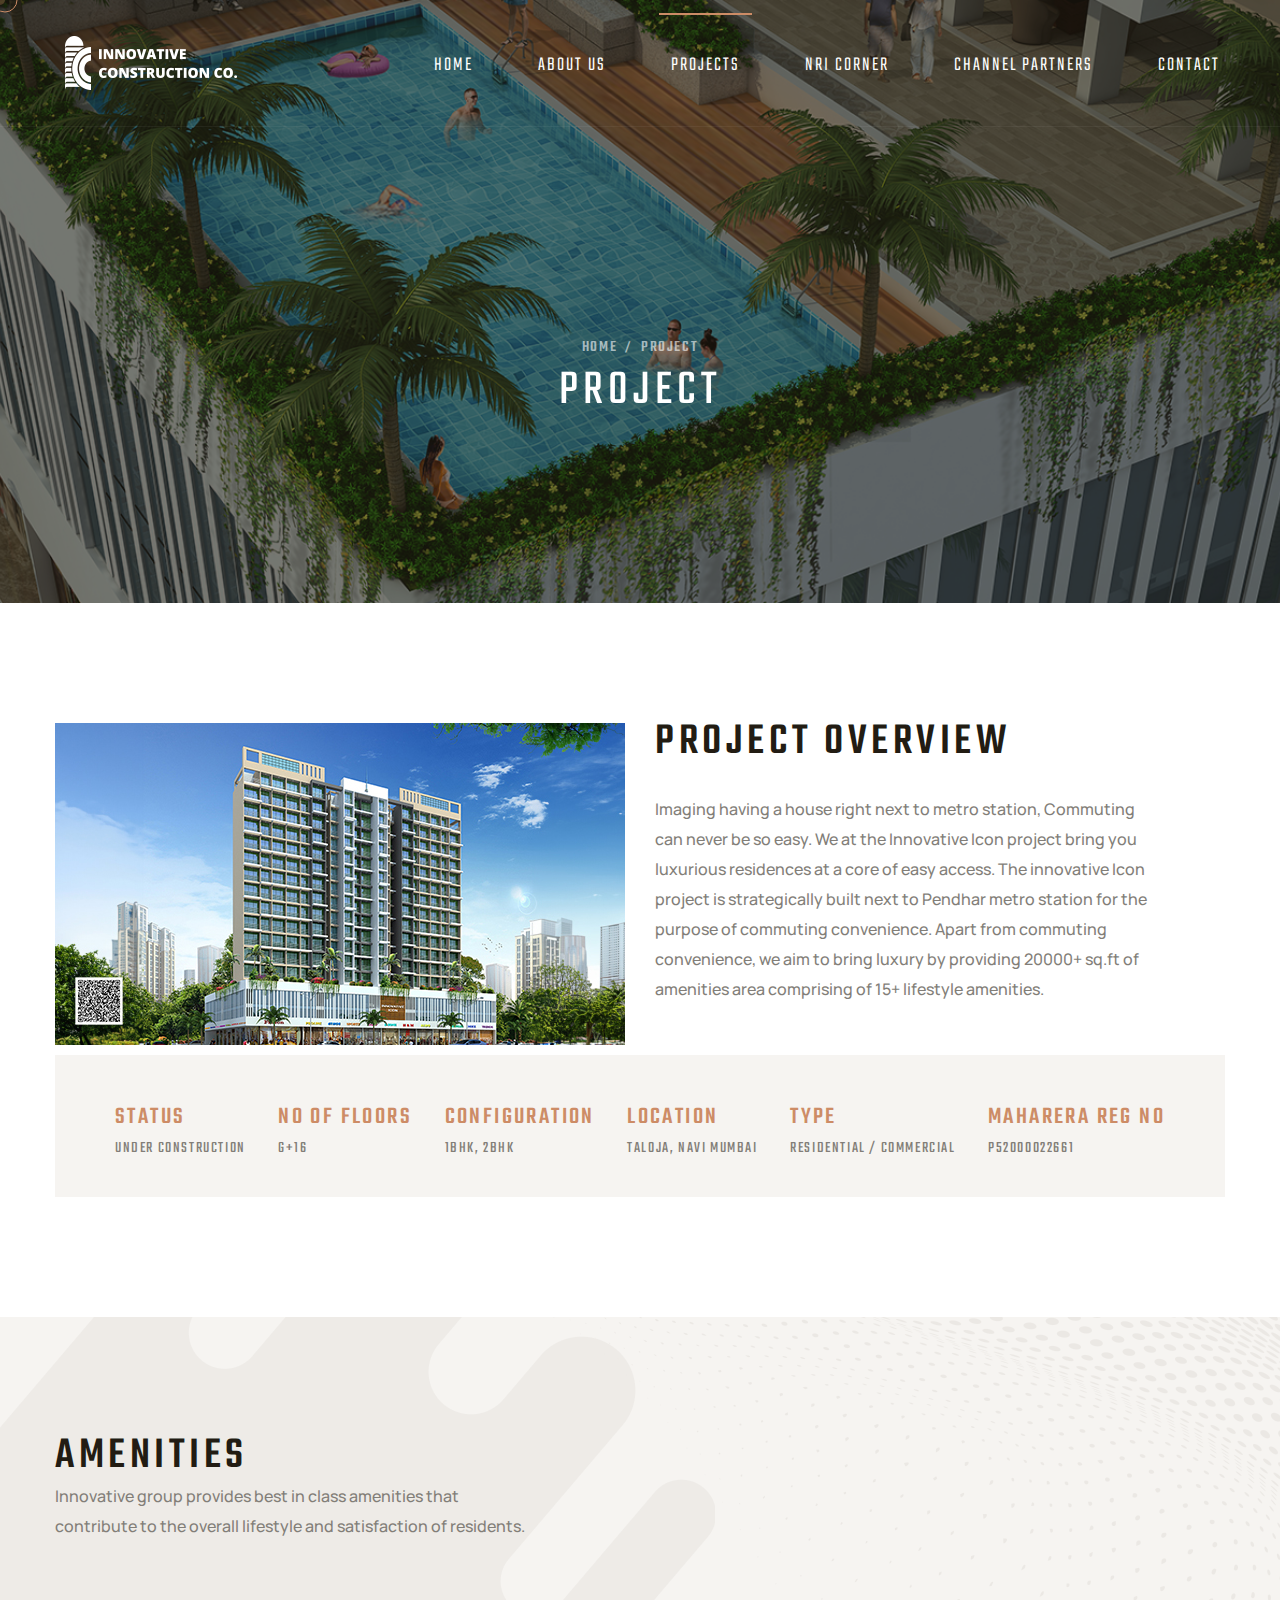
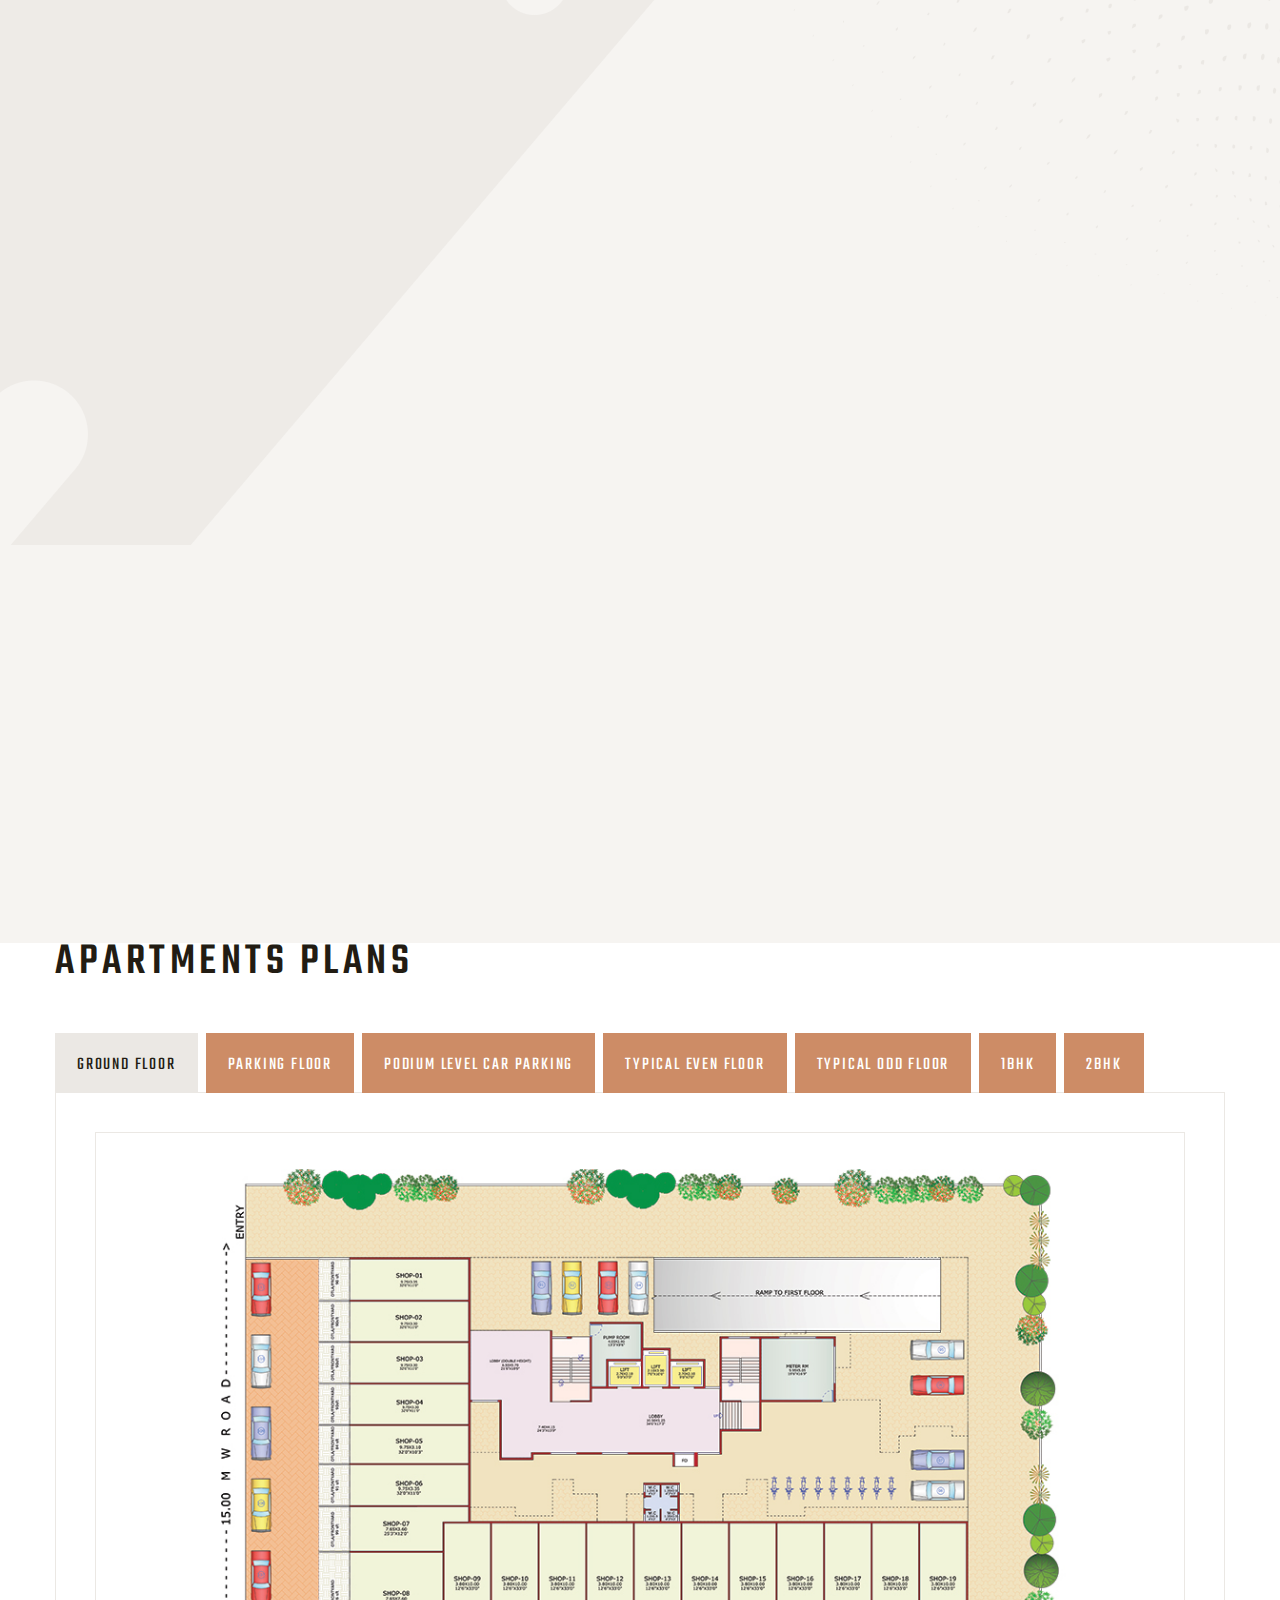
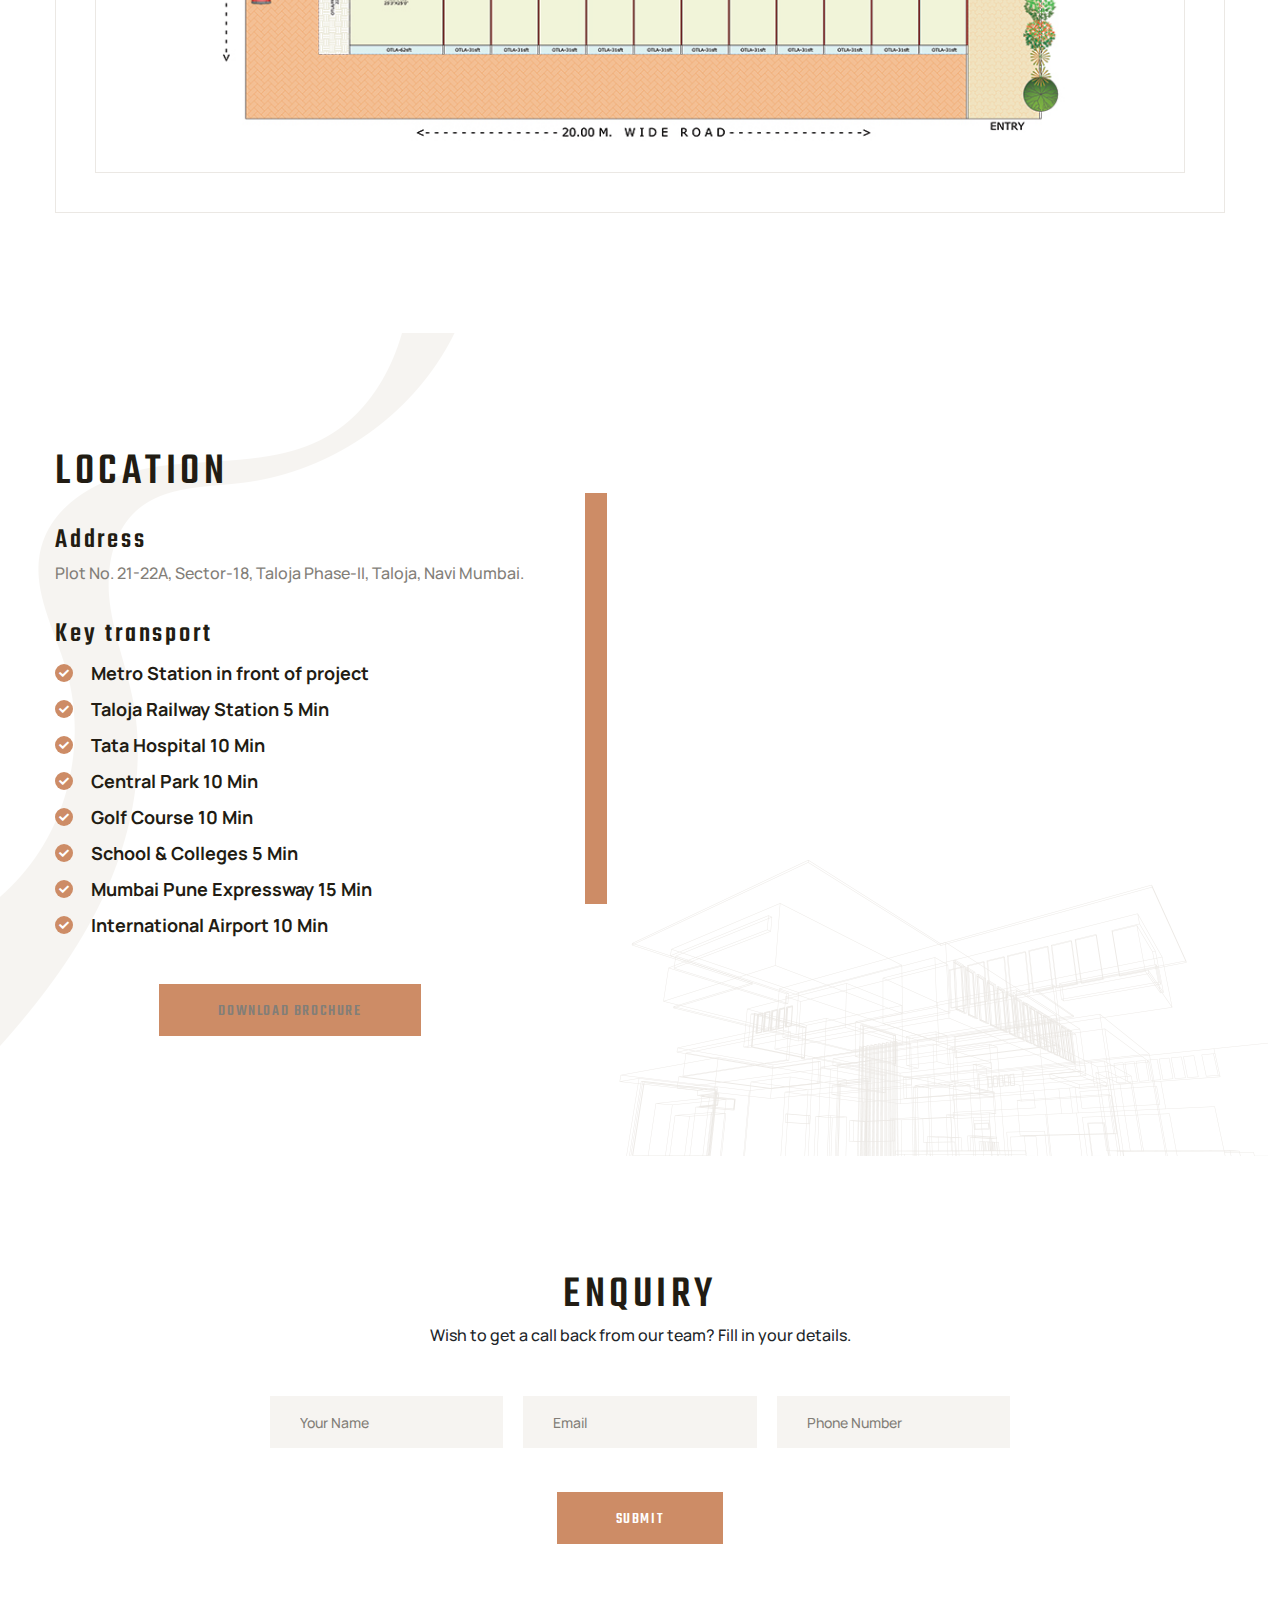
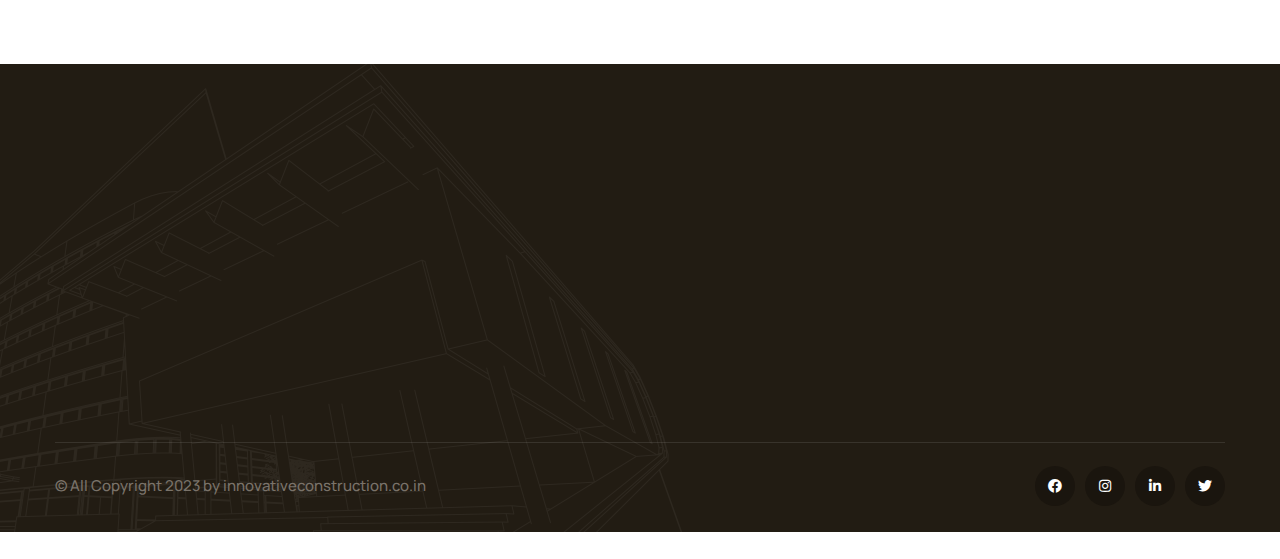
<file: innovative-icon-details.html>
<!DOCTYPE html>
<html lang="en">

<head>
    <meta charset="UTF-8" />
    <meta name="viewport" content="width=device-width, initial-scale=1.0" />
    <title>innovativeconstruction | Innovative Icon</title>
    <!-- favicons Icons -->
    <link rel="apple-touch-icon" sizes="180x180" href="assets/images/favicons/apple-touch-icon.png" />
    <link rel="icon" type="image/png" sizes="32x32" href="assets/images/favicons/favicon-32x32.png" />
    <link rel="icon" type="image/png" sizes="16x16" href="assets/images/favicons/favicon-16x16.png" />
    <link rel="manifest" href="assets/images/favicons/site.webmanifest" />
    <meta name="description" content="alipes HTML 5 Template " />

    <!-- fonts -->
    <link rel="preconnect" href="https://fonts.googleapis.com">

    <link rel="preconnect" href="https://fonts.gstatic.com" crossorigin>

    <link href="https://fonts.googleapis.com/css2?family=Manrope:wght@200;300;400;500;600;700;800&display=swap"
        rel="stylesheet">

    <link href="https://fonts.googleapis.com/css2?family=Teko:wght@300;400;500;600;700&display=swap" rel="stylesheet">
 
    <link rel="stylesheet" href="assets/vendors/bootstrap/css/bootstrap.min.css" />
    <link rel="stylesheet" href="assets/vendors/animate/animate.min.css" />
    <link rel="stylesheet" href="assets/vendors/animate/custom-animate.css" />
    <link rel="stylesheet" href="assets/vendors/fontawesome/css/all.min.css" />
    <link rel="stylesheet" href="assets/vendors/jarallax/jarallax.css" />
    <link rel="stylesheet" href="assets/vendors/jquery-magnific-popup/jquery.magnific-popup.css" />
    <link rel="stylesheet" href="assets/vendors/nouislider/nouislider.min.css" />
    <link rel="stylesheet" href="assets/vendors/nouislider/nouislider.pips.css" />
    <link rel="stylesheet" href="assets/vendors/odometer/odometer.min.css" />
    <link rel="stylesheet" href="assets/vendors/swiper/swiper.min.css" />
    <link rel="stylesheet" href="assets/vendors/alipes-icons/style.css">
    <link rel="stylesheet" href="assets/vendors/tiny-slider/tiny-slider.min.css" />
    <link rel="stylesheet" href="assets/vendors/reey-font/stylesheet.css" />
    <link rel="stylesheet" href="assets/vendors/owl-carousel/owl.carousel.min.css" />
    <link rel="stylesheet" href="assets/vendors/owl-carousel/owl.theme.default.min.css" />
    <link rel="stylesheet" href="assets/vendors/bxslider/jquery.bxslider.css" />
    <link rel="stylesheet" href="assets/vendors/bootstrap-select/css/bootstrap-select.min.css" />
    <link rel="stylesheet" href="assets/vendors/vegas/vegas.min.css" />
    <link rel="stylesheet" href="assets/vendors/jquery-ui/jquery-ui.css" />
    <link rel="stylesheet" href="assets/vendors/timepicker/timePicker.css" />
    <link rel="stylesheet" href="assets/vendors/nice-select/nice-select.css" />

    <!-- template styles -->
    <link rel="stylesheet" href="assets/css/alipes.css" />
    <link rel="stylesheet" href="assets/css/alipes-responsive.css" />
</head>

<body class="custom-cursor">

    <div class="custom-cursor__cursor"></div>
    <div class="custom-cursor__cursor-two"></div>





    <div class="preloader">
        <div class="preloader__image"></div>
    </div>
    <!-- /.preloader -->


    <div class="page-wrapper">
        <header class="main-header-two">
            <nav class="main-menu main-menu-two">
                <div class="main-menu-two__wrapper">
                    <div class="main-menu-two__wrapper-inner">
                        <div class="main-menu-two__logo">
                                <a href="index.html"><img src="assets/images/resources/logo-1.png" alt=""></a>
                            </div>
                        <div class="main-menu-two__left">
                            <div class="main-menu-two__main-menu-box">
                                <a href="#" class="mobile-nav__toggler"><i class="fa fa-bars"></i></a>
                                <ul class="main-menu__list">
                                    <li class="dropdown megamenu">
                                        <a href="index.html">Home </a>
                                    </li>
                                    <li>
                                        <a href="about.html">About Us</a>
                                    </li>
                                    <li class="dropdown current">
                                        <a href="#">Projects</a>
                                        <ul class="shadow-box">
                                            <li><a href="under-construction.html">Under Construction</a></li>
                                            <li><a href="completed.html">Completed</a></li>
                                        </ul>
                                    </li>
                                    <li class="dropdown">
                                        <a href="NRI-Corner.html">NRI Corner</a>
                                    </li>
                                    <li class="dropdown">
                                        <a href="channel-partners.html">Channel Partners</a>
                                    </li>
                                    <li>
                                        <a href="contact.html">Contact</a>
                                    </li>
                                </ul>
                            </div>
                        </div>
                        <!-- <div class="main-menu-two__right">
                            <div class="main-menu-two__search-cart-btn">
                                <div class="main-menu-two__search-cart-box">
                                    <div class="main-menu-two__search-box">
                                        <a href="#"
                                            class="main-menu-two__search search-toggler icon-magnifying-glass"></a>
                                    </div>
                                    <div class="main-menu-two__cart-box">
                                        <a href="cart.html" class="main-menu-two__cart icon-shopping-cart"></a>
                                    </div>
                                </div>
                                <div class="main-menu-two__btn-box">
                                    <a href="contact.html" class="thm-btn main-menu-two__btn">Schedule a Visit</a>
                                </div>
                            </div>
                        </div> -->
                    </div>
                </div>
            </nav>
        </header>

        <div class="stricky-header stricked-menu main-menu">
            <div class="sticky-header__content"></div><!-- /.sticky-header__content -->
        </div><!-- /.stricky-header -->

        <!--Page Header Start-->
        <section class="page-header">
            <div class="page-header-bg" style="background-image: url(assets/images/undercons/1-Icon/I-header.jpg)">
            </div>
            <div class="page-header__overly"></div>
            <div class="container">
                <div class="page-header__inner">
                    <ul class="thm-breadcrumb list-unstyled">
                        <li><a href="index.html">Home</a></li>
                        <li><span>/</span></li>
                        <li>Project</li>
                    </ul>
                    <h2>Project</h2>
                </div>
            </div>
        </section>
        <!--Page Header End-->

        <!--Apartments Two Page Start-->
        <section class="apartment-details-one">
            <div class="container">
                <div class="row">
                    <div class="col-xl-6 col-lg-6">
                        <div class="values-two__right">
                            <div class="values-two__img">
                                <img src="assets/images/undercons/1-Icon/I-1170X469.jpg" alt="">
                            </div>
                        </div>
                    </div>
                    <div class="col-xl-6 col-lg-6">
                        <div class="values-two__left">
                            <div class="section-title text-left">
                                <h4 class="section-title__title">Project Overview</h4>
                            </div>
                            <p class="values-two__text-1">Imaging having a house right next to metro station, Commuting can never be so easy. We at the Innovative Icon project bring you luxurious residences at a core of easy access. The innovative Icon project is strategically built next to Pendhar metro station for the purpose of commuting convenience.  Apart from commuting convenience, we aim to bring luxury by providing 20000+ sq.ft of amenities area comprising of 15+ lifestyle amenities.</p>
                        </div>
                    </div>
                    <div class="col-xl-12">
                        <div class="apartment-details-one__list-box">
                            <ul class="list-unstyled apartment-details-one__list">
                                <li>
                                    <div class="apartment-details-one__list-content">
                                        <h4>Status</h4>
                                        <h5>Under Construction</h5>
                                    </div>
                                </li>
                                <li>
                                    <div class="apartment-details-one__list-content">
                                        <h4>No of Floors</h4>
                                        <h5>G+16</h5>
                                    </div>
                                </li>
                                <li>
                                    <div class="apartment-details-one__list-content">
                                        <h4>Configuration</h4>
                                        <h5>1BHK, 2BHK</h5>
                                    </div>
                                </li>
                                <li>
                                    <div class="apartment-details-one__list-content">
                                        <h4>Location</h4>
                                        <h5>Taloja, Navi Mumbai</h5>
                                    </div>
                                </li>
                                <li>
                                    <div class="apartment-details-one__list-content">
                                        <h4>Type</h4>
                                        <h5>Residential / Commercial</h5>
                                    </div>
                                </li>
                                <li>
                                    <div class="apartment-details-one__list-content">
                                        <h4>MAHARERA Reg No</h4>
                                        <h5>P52000022661</h5>
                                    </div>
                                </li>
                            </ul>
                        </div>
                    </div>
                </div>
            </div>
        </section>
        <!--Apartments Two Page End-->

        <!--Services One Start-->
        <section class="services-one">
            <div class="services-one__shape-1 float-bob-x">
                <img src="assets/images/shapes/services-one-shape-1.png" alt="">
            </div>
            <div class="services-one__shape-2 float-bob-x">
                <img src="assets/images/shapes/services-one-shape-2.png" alt="">
            </div>
            <div class="container">
                <div class="row">
                    <div class="col-xl-6 col-lg-12">
                        <div class="services-one__left">
                            <div class="section-title text-left">
                                <!-- <span class="section-title__tagline">Apartments Amenities</span> -->
                                <h2 class="section-title__title">Amenities</h2>
                                <p class="apartment-details-one__text-1">Innovative group provides best in class amenities that contribute to the overall lifestyle and satisfaction of residents.</p>
                            </div>
                            <!-- <div class="services-one__btn-box">
                                <a href="services.html" class="thm-btn services-one__btn">schedule a visit</a>
                            </div> -->
                        </div>
                    </div>
                    
					<div class="col-xl-3 col-lg-4 col-md-6 wow fadeInUp" data-wow-delay="100ms">
                        <div class="services-one__single">
                            <div class="services-one__single-inner text-center">
                                <div class="services-one__single-bg"
                                    style="background-image: url(assets/images/backgrounds/services-one-single-bg.jpg);">
                                </div>								  
								<div class="services-one__icon">
                                    <span class="icon-world icon-img">
                                        <img src="assets/images/ammenities/cctv.png">
                                    </span>
								</div>
                                
                                <h3 class="services-one__title"><a href="javascript:void(0);">Surveillance System</a></h3>
                                <!-- <p class="services-one__text">There are many new ways of text.</p> -->
                            </div>
                        </div>
                    </div>
                    
					<div class="col-xl-3 col-lg-4 col-md-6 wow fadeInUp" data-wow-delay="200ms">
                        <div class="services-one__single">
                            <div class="services-one__single-inner text-center">
                                <div class="services-one__single-bg"
                                    style="background-image: url(assets/images/backgrounds/services-one-single-bg.jpg);">
                                </div>
                                <div class="services-one__icon">
                                    <span class="icon-world icon-img">
                                        <img src="assets/images/ammenities/security.png">
                                    </span>
								</div>
                                <h3 class="services-one__title"><a href="javascript:void(0);">24x7 Security</a></h3>
                                <!-- <p class="services-one__text">There are many new ways of text.</p> -->
                            </div>
                        </div>
                    </div>
                    
					<div class="col-xl-3 col-lg-4 col-md-6 wow fadeInUp" data-wow-delay="300ms">
                        <div class="services-one__single">
                            <div class="services-one__single-inner text-center">
                                <div class="services-one__single-bg"
                                    style="background-image: url(assets/images/backgrounds/services-one-single-bg.jpg);">
                                </div>
                                <div class="services-one__icon">
                                    <span class="icon-world icon-img">
                                        <img src="assets/images/ammenities/fire.png">
                                    </span>
								</div>
                                <h3 class="services-one__title"><a href="javascript:void(0);">Firefighting System</a></h3>
                                <!-- <p class="services-one__text">There are many new ways of text.</p> -->
                            </div>
                        </div>
                    </div>
                    
					
					<div class="col-xl-3 col-lg-4 col-md-6 wow fadeInUp" data-wow-delay="600ms">
                        <div class="services-one__single">
                            <div class="services-one__single-inner text-center">
                                <div class="services-one__single-bg"
                                    style="background-image: url(assets/images/backgrounds/services-one-single-bg.jpg);">
                                </div>
                                <div class="services-one__icon">
                                    <span class="icon-world icon-img">
                                        <img src="assets/images/ammenities/pool.png">
                                    </span>
								</div>
                                <h3 class="services-one__title"><a href="javascript:void(0);">Swimming Pool</a></h3>
                            </div>
                        </div>
                    </div>
					
					
					<div class="col-xl-3 col-lg-4 col-md-6 wow fadeInUp" data-wow-delay="500ms">
                        <div class="services-one__single">
                            <div class="services-one__single-inner text-center">
                                <div class="services-one__single-bg"
                                    style="background-image: url(assets/images/backgrounds/services-one-single-bg.jpg);">
                                </div>
                                <div class="services-one__icon">
                                    <span class="icon-world icon-img">
                                        <img src="assets/images/ammenities/garden.png">
                                    </span>
								</div>
                                <h3 class="services-one__title"><a href="javascript:void(0);">Landscape Garden</a></h3>
                            </div>
                        </div>
                    </div>
					
					<div class="col-xl-3 col-lg-4 col-md-6 wow fadeInUp" data-wow-delay="600ms">
                        <div class="services-one__single">
                            <div class="services-one__single-inner text-center">
                                <div class="services-one__single-bg"
                                    style="background-image: url(assets/images/backgrounds/services-one-single-bg.jpg);">
                                </div>
                                <div class="services-one__icon">
                                    <span class="icon-world icon-img">
                                        <img src="assets/images/ammenities/indoor.png">
                                    </span>
								</div>
                                <h3 class="services-one__title"><a href="javascript:void(0);">Indoor Games</a></h3>
                            </div>
                        </div>
                    </div>
					
					<div class="col-xl-3 col-lg-4 col-md-6 wow fadeInUp" data-wow-delay="500ms">
                        <div class="services-one__single">
                            <div class="services-one__single-inner text-center">
                                <div class="services-one__single-bg"
                                    style="background-image: url(assets/images/backgrounds/services-one-single-bg.jpg);">
                                </div>
                                <div class="services-one__icon">
                                    <span class="icon-world icon-img">
                                        <img src="assets/images/ammenities/children.png">
                                    </span>
								</div>
                                <h3 class="services-one__title"><a href="javascript:void(0);">Children's play area</a></h3>
                            </div>
                        </div>
                    </div>
                    
					
					<div class="col-xl-3 col-lg-4 col-md-6 wow fadeInUp" data-wow-delay="600ms">
                        <div class="services-one__single">
                            <div class="services-one__single-inner text-center">
                                <div class="services-one__single-bg"
                                    style="background-image: url(assets/images/backgrounds/services-one-single-bg.jpg);">
                                </div>
                                <div class="services-one__icon">
                                    <span class="icon-world icon-img">
                                        <img src="assets/images/ammenities/gym.png">
                                    </span>
								</div>
                                <h3 class="services-one__title"><a href="javascript:void(0);">Fully Equipped Gymnasium</a></h3>
                            </div>
                        </div>
                    </div>
					
					
					<div class="col-xl-3 col-lg-4 col-md-6 wow fadeInUp" data-wow-delay="600ms">
                        <div class="services-one__single">
                            <div class="services-one__single-inner text-center">
                                <div class="services-one__single-bg"
                                    style="background-image: url(assets/images/backgrounds/services-one-single-bg.jpg);">
                                </div>
                                <div class="services-one__icon">
                                    <span class="icon-world icon-img">
                                        <img src="assets/images/ammenities/parking.png">
                                    </span>
								</div>
                                <h3 class="services-one__title"><a href="javascript:void(0);">Podium Level Car Parking</a></h3>
                            </div>
                        </div>
                    </div>
					
					<div class="col-xl-3 col-lg-4 col-md-6 wow fadeInUp" data-wow-delay="600ms">
                        <div class="services-one__single">
                            <div class="services-one__single-inner text-center">
                                <div class="services-one__single-bg"
                                    style="background-image: url(assets/images/backgrounds/services-one-single-bg.jpg);">
                                </div>
                                <div class="services-one__icon">
                                    <span class="icon-world icon-img">
                                        <img src="assets/images/ammenities/lobby.png">
                                    </span>
								</div>
                                <h3 class="services-one__title"><a href="javascript:void(0);">Double Height Entrance Lobby</a></h3>
                            </div>
                        </div>
                    </div>
					
					<div class="col-xl-3 col-lg-4 col-md-6 wow fadeInUp" data-wow-delay="600ms">
                        <div class="services-one__single">
                            <div class="services-one__single-inner text-center">
                                <div class="services-one__single-bg"
                                    style="background-image: url(assets/images/backgrounds/services-one-single-bg.jpg);">
                                </div>
                                <div class="services-one__icon">
                                    <span class="icon-world icon-img">
                                        <img src="assets/images/ammenities/elevator.png">
                                    </span>
								</div>
                                <h3 class="services-one__title"><a href="javascript:void(0);">Reputed Hi-Speed Elevators</a></h3>
                            </div>
                        </div>
                    </div>
					
					<div class="col-xl-3 col-lg-4 col-md-6 wow fadeInUp" data-wow-delay="600ms">
                        <div class="services-one__single">
                            <div class="services-one__single-inner text-center">
                                <div class="services-one__single-bg"
                                    style="background-image: url(assets/images/backgrounds/services-one-single-bg.jpg);">
                                </div>
                                <div class="services-one__icon">
                                    <span class="icon-world icon-img">
                                        <img src="assets/images/ammenities/power.png">
                                    </span>
								</div>
                                <h3 class="services-one__title"><a href="javascript:void(0);">Power Back Up</a></h3>
                            </div>
                        </div>
                    </div>
					
					
					
                    <div class="col-xl-3 col-lg-4 col-md-6 wow fadeInUp" data-wow-delay="600ms">
                        <div class="services-one__single">
                            <div class="services-one__single-inner text-center">
                                <div class="services-one__single-bg"
                                    style="background-image: url(assets/images/backgrounds/services-one-single-bg.jpg);">
                                </div>
                                <div class="services-one__icon">
                                    <span class="icon-world icon-img">
                                        <img src="assets/images/ammenities/track.png">
                                    </span>
								</div>
                                <h3 class="services-one__title"><a href="javascript:void(0);">Jogging Track</a></h3>
                            </div>
                        </div>
                    </div>
                    
					<div class="col-xl-3 col-lg-4 col-md-6 wow fadeInUp" data-wow-delay="600ms">
                        <div class="services-one__single">
                            <div class="services-one__single-inner text-center">
                                <div class="services-one__single-bg"
                                    style="background-image: url(assets/images/backgrounds/services-one-single-bg.jpg);">
                                </div>
                                <div class="services-one__icon">
                                    <span class="icon-world icon-img">
                                        <img src="assets/images/ammenities/sitting.png">
                                    </span>
								</div>
                                <h3 class="services-one__title"><a href="javascript:void(0);">Senior Citizen Sitting Area</a></h3>
                            </div>
                        </div>
                    </div>
                    
                </div>
            </div>
        </section>
        <!--Services One End-->

        <!--Floor Plan Start-->
        <section class="floor-plan">
            <div class="container">
                <div class="floor-plan__top">
                    <div class="row">
                        <div class="col-xl-6 col-lg-5">
                            <div class="floor-plan__top-left">
                                <div class="section-title text-left">
                                    <!-- <span class="section-title__tagline">checkout the plan</span> -->
                                    <h2 class="section-title__title">apartments plans</h2>
                                </div>
                            </div>
                        </div>
                        <div class="col-xl-6 col-lg-7">
                            <div class="floor-plan__top-right">
                                <!-- <p class="floor-plan__top-text">Interior of volumes, space, air, proportion, with
                                    certain light and mood. These interiors are meant to last forever. You need to be
                                    sure there isn't anything embarrassing hidden in the middle of text.</p> -->
                            </div>
                        </div>
                    </div>
                </div>
                <div class="floor-plan__main-tab-box tabs-box">
                    <ul class="tab-buttons clearfix list-unstyled planTabListWrap">
                        <li data-tab="#IconPlan" class="tab-btn active-btn"><span>Ground Floor</span></li>
                        <li data-tab="#IconPlan2" class="tab-btn"><span>Parking Floor</span></li>
                        <li data-tab="#IconPlan3" class="tab-btn"><span>Podium Level Car Parking</span></li>
                        <li data-tab="#IconPlan4" class="tab-btn"><span>Typical Even Floor</span></li>
                        <li data-tab="#IconPlan5" class="tab-btn"><span>Typical Odd Floor</span></li>
                        <li data-tab="#IconPlan6" class="tab-btn"><span>1BHK</span></li>
                        <li data-tab="#IconPlan7" class="tab-btn"><span>2BHK</span></li>
                    </ul>
                    <div class="tabs-content">
                        <!--tab-->
                        <div class="tab active-tab" id="IconPlan">
                            <div class="floor-plan__tab-content-inner">
                                <!-- <div class="floor-plan__tab-content-left">
                                    <ul class="list-unstyled floor-plan__tab-content-details">
                                        <li>
                                            <p>Total area</p>
                                            <span>2800 sqft</span>
                                        </li>
                                        <li>
                                            <p>Floor no.</p>
                                            <span>2nd</span>
                                        </li>
                                        <li>
                                            <p>Current status</p>
                                            <span>Available</span>
                                        </li>
                                        <li>
                                            <p>No. of rooms</p>
                                            <span>04</span>
                                        </li>
                                        <li>
                                            <p>Parking available</p>
                                            <span>Yes</span>
                                        </li>
                                        <li>
                                            <p>Price from</p>
                                            <span>$4500</span>
                                        </li>
                                    </ul>
                                </div> -->
                                <div class="floor-plan__tab-content-righ planImgWrap">
                                    <img src="assets/images/undercons/1-Icon/16.jpg" alt="">
                                </div>
                            </div>
                        </div>
                        <!--tab-->
                        <div class="tab " id="IconPlan2">
                            <div class="floor-plan__tab-content-inner">
                                <div class="floor-plan__tab-content-righ planImgWrap">
                                    <img src="assets/images/undercons/1-Icon/ground.jpg" alt="">
                                </div>
                            </div>
                        </div>
                        <!--tab-->
                        <div class="tab " id="IconPlan3">
                            <div class="floor-plan__tab-content-inner">
                                <div class="floor-plan__tab-content-righ planImgWrap">
                                    <img src="assets/images/undercons/1-Icon/Icon_plan_01.jpg" alt="">
                                </div>
                            </div>
                        </div>
                        <!--tab-->
                        <div class="tab " id="IconPlan4">
                            <div class="floor-plan__tab-content-inner">
                                <div class="floor-plan__tab-content-righ planImgWrap">
                                    <img src="assets/images/undercons/1-Icon/Icon_plan_02.jpg" alt="">
                                </div>
                            </div>
                        </div>
                        <!--tab-->
                        <div class="tab " id="IconPlan5">
                            <div class="floor-plan__tab-content-inner">
                                <div class="floor-plan__tab-content-righ planImgWrap">
                                    <img src="assets/images/undercons/1-Icon/Icon_plan_03.jpg" alt="">
                                </div>
                            </div>
                        </div>
                        <!--tab-->
                        <div class="tab " id="IconPlan6">
                            <div class="floor-plan__tab-content-inner">
                                <div class="floor-plan__tab-content-righ planImgWrap">
                                    <img src="assets/images/undercons/1-Icon/Icon_plan_04.jpg" alt="">
                                </div>
                            </div>
                        </div>
                        <!--tab-->
                        <div class="tab " id="IconPlan7">
                            <div class="floor-plan__tab-content-inner">
                                <div class="floor-plan__tab-content-righ planImgWrap">
                                    <img src="assets/images/undercons/1-Icon/typical.jpg" alt="">
                                </div>
                            </div>
                        </div>
                        <!--tab-->
                        <div class="tab " id="IconPlan8">
                            <div class="floor-plan__tab-content-inner">
                                <div class="floor-plan__tab-content-righ planImgWrap">
                                    <img src="assets/images/undercons/1-Icon/typical-odd.jpg" alt="">
                                </div>
                            </div>
                        </div>
                    </div>
                </div>
            </div>
        </section>
        <!--Floor Plan End-->

        <!--New Concept Two Start-->
        <section class="new-concept-two">
            <div class="new-concept-two__shape-1 float-bob-y">
                <img src="assets/images/shapes/new-concept-two-shape-1.png" alt="">
            </div>
            <div class="new-concept-two__shape-2 float-bob-x">
                <img src="assets/images/shapes/new-concept-two-shape-2.png" alt="">
            </div>
            <div class="container">
                <div class="row">
                    <div class="col-xl-5 col-lg-6">
                        <div class="new-concept-two__left">
                            <div class="section-title text-left">
                                <!-- <span class="section-title__tagline">Good lifestyle</span> -->
                                <h2 class="section-title__title">Location</h2>
                            </div>
                            <h3>Address</h3>
                            <p>Plot No. 21-22A, Sector-18, Taloja Phase-II, Taloja, Navi Mumbai.</p>

                            <p>&nbsp;</p>
                            <h3>Key transport</h3>
                            <ul class="about-two__points-list list-unstyled mt-2">
                                <li>
                                    <div class="icon">
                                        <span class="fa fa-check"></span>
                                    </div>
                                    <div class="text">
                                        <p>Metro Station in front of project</p>
                                    </div>
                                </li>
                                <li>
                                    <div class="icon">
                                        <span class="fa fa-check"></span>
                                    </div>
                                    <div class="text">
                                        <p>Taloja Railway Station 5 Min</p>
                                    </div>
                                </li>
                                <li>
                                    <div class="icon">
                                        <span class="fa fa-check"></span>
                                    </div>
                                    <div class="text">
                                        <p>Tata Hospital 10 Min</p>
                                    </div>
                                </li>
                                <li>
                                    <div class="icon">
                                        <span class="fa fa-check"></span>
                                    </div>
                                    <div class="text">
                                        <p>Central Park 10 Min</p>
                                    </div>
                                </li>
                                <li>
                                    <div class="icon">
                                        <span class="fa fa-check"></span>
                                    </div>
                                    <div class="text">
                                        <p>Golf Course 10 Min</p>
                                    </div>
                                </li>
                                <li>
                                    <div class="icon">
                                        <span class="fa fa-check"></span>
                                    </div>
                                    <div class="text">
                                        <p>School & Colleges 5 Min</p>
                                    </div>
                                </li>
                                <li>
                                    <div class="icon">
                                        <span class="fa fa-check"></span>
                                    </div>
                                    <div class="text">
                                        <p>Mumbai Pune Expressway 15 Min</p>
                                    </div>
                                </li>
                                <li>
                                    <div class="icon">
                                        <span class="fa fa-check"></span>
                                    </div>
                                    <div class="text">
                                        <p>International Airport 10 Min</p>
                                    </div>
                                </li>
                            </ul>
							
							<div class="contact-page__btn-box text-center">
                                    <button type="submit" class="thm-btn contact-page__btn"><a href="http://www.innovativeconstruction.co.in/test/brochure/icon.pdf">Download brochure</a></button>
                                </div>
                        </div>
                    </div>
                    <div class="col-xl-7 col-lg-6">
                        <div class="new-concept-two__right">
                            <div class="new-concept-two__img">
                                <iframe src="https://www.google.com/maps/embed?pb=!1m18!1m12!1m3!1d7541.6281185357175!2d73.09325069623813!3d19.071911188808166!2m3!1f0!2f0!3f0!3m2!1i1024!2i768!4f13.1!3m3!1m2!1s0x3be7ea0fc2fc752d%3A0x1f4c377e52b7f2e0!2sInnovative%20Icon!5e0!3m2!1sen!2sin!4v1695571647003!5m2!1sen!2sin" width="618" height="482" style="border:0;" allowfullscreen="" loading="lazy" referrerpolicy="no-referrer-when-downgrade"></iframe>
                            </div>
                        </div>
                    </div>
                </div>
            </div>
        </section>
        <!--New Concept Two End-->

        <section class="contact-page">
            <div class="container">
                <div class="section-title text-center">
                    <!-- <span class="section-title__tagline">LEAVE A MESSAGE</span> -->
                    <h2 class="section-title__title">Enquiry</h2>
                    <p class="apartment-details-one__text-1 text-dark mb-4">Wish to get a call back from our team? Fill in your details.</p>
                    
                </div>
                <div class="contact-page__inner">
                    <form action="assets/inc/sendemail.php" class="contact-page__form contact-form-validated"
                        novalidate="novalidate">
                        <div class="row">
                            <div class="col-xl-4">
                                <div class="contact-page__input-box">
                                    <input type="text" placeholder="Your Name" name="name">
                                </div>
                            </div>
                            <div class="col-xl-4">
                                <div class="contact-page__input-box">
                                    <input type="email" placeholder="Email" name="email">
                                </div>
                            </div>
                            <div class="col-xl-4">
                                <div class="contact-page__input-box">
                                    <input type="text" placeholder="Phone Number" name="phone">
                                </div>
                            </div>
                            
                        </div>
                        <div class="row">
                            <div class="col-xl-12 mt-4">
                                <div class="contact-page__btn-box">
                                    <button type="submit" class="thm-btn contact-page__btn">Submit</button>
                                </div>
                            </div>
                            </div>
                        </div>
                    </form>
                </div>
            </div>
        </section>

        <!--Site Footer Start-->
        <footer class="site-footer">
            <div class="site-footer__shape-1 float-bob-x">
                <img src="assets/images/shapes/site-footer-shape-1.png" alt="">
            </div>
            <div class="container">
                <div class="site-footer__inner">
                    <div class="site-footer__top">
                        <div class="row">
                            <div class="col-xl-2 col-lg-2 col-md-6 wow fadeInUp" data-wow-delay="100ms">
                                <div class="footer-widget__column footer-widget__about">
                                    <div class="footer-widget__logo">
                                        <a href="index.html"><img src="assets/images/resources/footer-logo.png"
                                                alt=""></a>
                                    </div>
                                </div>
                            </div>
                            <div class="col-xl-3 col-lg-4 col-md-6 wow fadeInUp" data-wow-delay="200ms">
                                <div class="footer-widget__column footer-widget__explore">
                                    <div class="footer-widget__title-box">
                                        <h3 class="footer-widget__title">explore</h3>
                                    </div>
                                    <div class="footer-widget__explore-list-box">
                                        <ul class="footer-widget__explore-list list-unstyled">
                                            <li><a href="about.html">About us</a></li>
                                            <li><a href="contact.html">Contact</a></li>
                                            <li><a href="under-construction.html">Our Projects</a></li>
                                            <li><a href="apartments.html">Developed Projects</a></li>
                                        </ul>
                                    </div>
                                </div>
                            </div>
							
							<div class="col-xl-3 col-lg-4 col-md-6 wow fadeInUp" data-wow-delay="200ms">
                                <div class="footer-widget__column footer-widget__explore">
                                    <div class="footer-widget__title-box">
                                        <h3 class="footer-widget__title">Quick Links</h3>
                                    </div>
                                    <div class="footer-widget__explore-list-box">
                                        <ul class="footer-widget__explore-list list-unstyled">
                                            <li><a href="NRI-Corner.html">NRI Corner</a></li>
                                            <li><a href="channel-partners.html">Channel Partners</a></li>
                                        </ul>
                                    </div>
                                </div>
                            </div>
							
							
                            <div class="col-xl-4 col-lg-3 col-md-6 wow fadeInUp" data-wow-delay="300ms">
                                <div class="footer-widget__column footer-widget__contact">
                                    <div class="footer-widget__title-box">
                                        <h3 class="footer-widget__title">Contact</h3>
                                    </div>
                                    <p class="footer-widget__contact-text">Innovative Palace, Plot No. 157, Sector 44, Seawoods, Nerul, Navi Mumbai 400 706</p>
                                    <ul class="footer-widget__contact-list list-unstyled">
                                        <li>
                                            <div class="icon">
                                                <span class="fas fa-envelope"></span>
                                            </div>
                                            <div class="text">
                                                <p><a href="mailto:sales@innovativeconstruction.co.in">sales@innovativeconstruction.co.in</a></p>
                                            </div>
                                        </li>
                                        <li>
                                            <div class="icon">
                                                <span class="icon-telephone"></span>
                                            </div>
                                            <div class="text">
                                                <p><a href="tel:8566 96 8566">8566 96 8566</a></p>
                                            </div>
                                        </li>
                                    </ul>
                                </div>
                            </div>
                            <!--<div class="col-xl-3 col-lg-3 col-md-6 wow fadeInUp" data-wow-delay="400ms">
                                <div class="footer-widget__column footer-widget__newsletter">
                                    <div class="footer-widget__title-box">
                                        <h3 class="footer-widget__title">newsletter</h3>
                                    </div>
                                    <form class="footer-widget__email-box">
                                        <div class="footer-widget__email-input-box">
                                            <input type="email" placeholder="Email Address" name="email">
                                        </div>
                                        <button type="submit"
                                            class="footer-widget__subscribe-btn thm-btn">Subscribe</button>
                                    </form>
                                </div>
                            </div>-->
                        </div>
                    </div>
                    <div class="site-footer__bottom">
                        <div class="site-footer__bottom-inner">
                            <div class="site-footer__bottom-left">
                                <p class="site-footer__bottom-text">© All Copyright 2023 by <a href="#">innovativeconstruction.co.in</a>
                                </p>
                            </div>
                            <div class="site-footer__bottom-right">
                                <div class="site-footer__social">
									<a href="https://www.facebook.com/Innovativeconstco/"><i class="fab fa-facebook"></i></a>
									<a href="https://www.instagram.com/innovative_construction_co/"><i class="fab fa-instagram"></i></a>
									<a href="https://www.linkedin.com/company/innovative-construction-company/"><i class="fab fa-linkedin-in"></i></a>
                                    <a href="https://twitter.com/InnovativeCon11"><i class="fab fa-twitter"></i></a>     
                                </div>
                            </div>
                        </div>
                    </div>
                </div>
            </div>
        </footer>
        <!--Site Footer End-->


    </div><!-- /.page-wrapper -->


    <div class="mobile-nav__wrapper">
        <div class="mobile-nav__overlay mobile-nav__toggler"></div>
        <!-- /.mobile-nav__overlay -->
        <div class="mobile-nav__content">
            <span class="mobile-nav__close mobile-nav__toggler"><i class="fa fa-times"></i></span>

            <div class="logo-box">
                <a href="index.html" aria-label="logo image"><img src="assets/images/resources/logo-1.png" width="40"
                        alt="" /></a>
            </div>
            <!-- /.logo-box -->
            <div class="mobile-nav__container"></div>
            <!-- /.mobile-nav__container -->

            <ul class="mobile-nav__contact list-unstyled">
                <li>
                    <i class="fa fa-envelope"></i>
                    <a href="mailto:sales@innovativeconstruction.co.in">sales@innovativeconstruction.co.in</a>
                </li>
                <li>
                    <i class="fa fa-phone-alt"></i>
                    <a href="tel:9819435797">9819435797</a> / <a href="tel:9819354988">9819354988</a>
                </li>
            </ul><!-- /.mobile-nav__contact -->
            <div class="mobile-nav__top">
                <div class="mobile-nav__social">
                    <a href="#" class="fab fa-twitter"></a>
                    <a href="#" class="fab fa-facebook-square"></a>
                    <a href="#" class="fab fa-pinterest-p"></a>
                    <a href="#" class="fab fa-instagram"></a>
                </div><!-- /.mobile-nav__social -->
            </div><!-- /.mobile-nav__top -->



        </div>
        <!-- /.mobile-nav__content -->
    </div>
    <!-- /.mobile-nav__wrapper -->

    <div class="search-popup">
        <div class="search-popup__overlay search-toggler"></div>
        <!-- /.search-popup__overlay -->
        <div class="search-popup__content">
            <form action="#">
                <label for="search" class="sr-only">search here</label><!-- /.sr-only -->
                <input type="text" id="search" placeholder="Search Here..." />
                <button type="submit" aria-label="search submit" class="thm-btn">
                    <i class="icon-magnifying-glass"></i>
                </button>
            </form>
        </div>
        <!-- /.search-popup__content -->
    </div>
    <!-- /.search-popup -->

    <a href="#" data-target="html" class="scroll-to-target scroll-to-top"><i class="icon-up-arrow"></i></a>


    <script src="assets/vendors/jquery/jquery-3.6.0.min.js"></script>
    <script src="assets/vendors/bootstrap/js/bootstrap.bundle.min.js"></script>
    <script src="assets/vendors/jarallax/jarallax.min.js"></script>
    <script src="assets/vendors/jquery-ajaxchimp/jquery.ajaxchimp.min.js"></script>
    <script src="assets/vendors/jquery-appear/jquery.appear.min.js"></script>
    <script src="assets/vendors/jquery-circle-progress/jquery.circle-progress.min.js"></script>
    <script src="assets/vendors/jquery-magnific-popup/jquery.magnific-popup.min.js"></script>
    <script src="assets/vendors/jquery-validate/jquery.validate.min.js"></script>
    <script src="assets/vendors/nouislider/nouislider.min.js"></script>
    <script src="assets/vendors/odometer/odometer.min.js"></script>
    <script src="assets/vendors/swiper/swiper.min.js"></script>
    <script src="assets/vendors/tiny-slider/tiny-slider.min.js"></script>
    <script src="assets/vendors/wnumb/wNumb.min.js"></script>
    <script src="assets/vendors/wow/wow.js"></script>
    <script src="assets/vendors/isotope/isotope.js"></script>
    <script src="assets/vendors/countdown/countdown.min.js"></script>
    <script src="assets/vendors/owl-carousel/owl.carousel.min.js"></script>
    <script src="assets/vendors/bxslider/jquery.bxslider.min.js"></script>
    <script src="assets/vendors/bootstrap-select/js/bootstrap-select.min.js"></script>
    <script src="assets/vendors/vegas/vegas.min.js"></script>
    <script src="assets/vendors/jquery-ui/jquery-ui.js"></script>
    <script src="assets/vendors/timepicker/timePicker.js"></script>
    <script src="assets/vendors/circleType/jquery.circleType.js"></script>
    <script src="assets/vendors/circleType/jquery.lettering.min.js"></script>
    <script src="assets/vendors/nice-select/jquery.nice-select.min.js"></script>




    <!-- template js -->
    <script src="assets/js/alipes.js"></script>
</body>

</html>
</file>
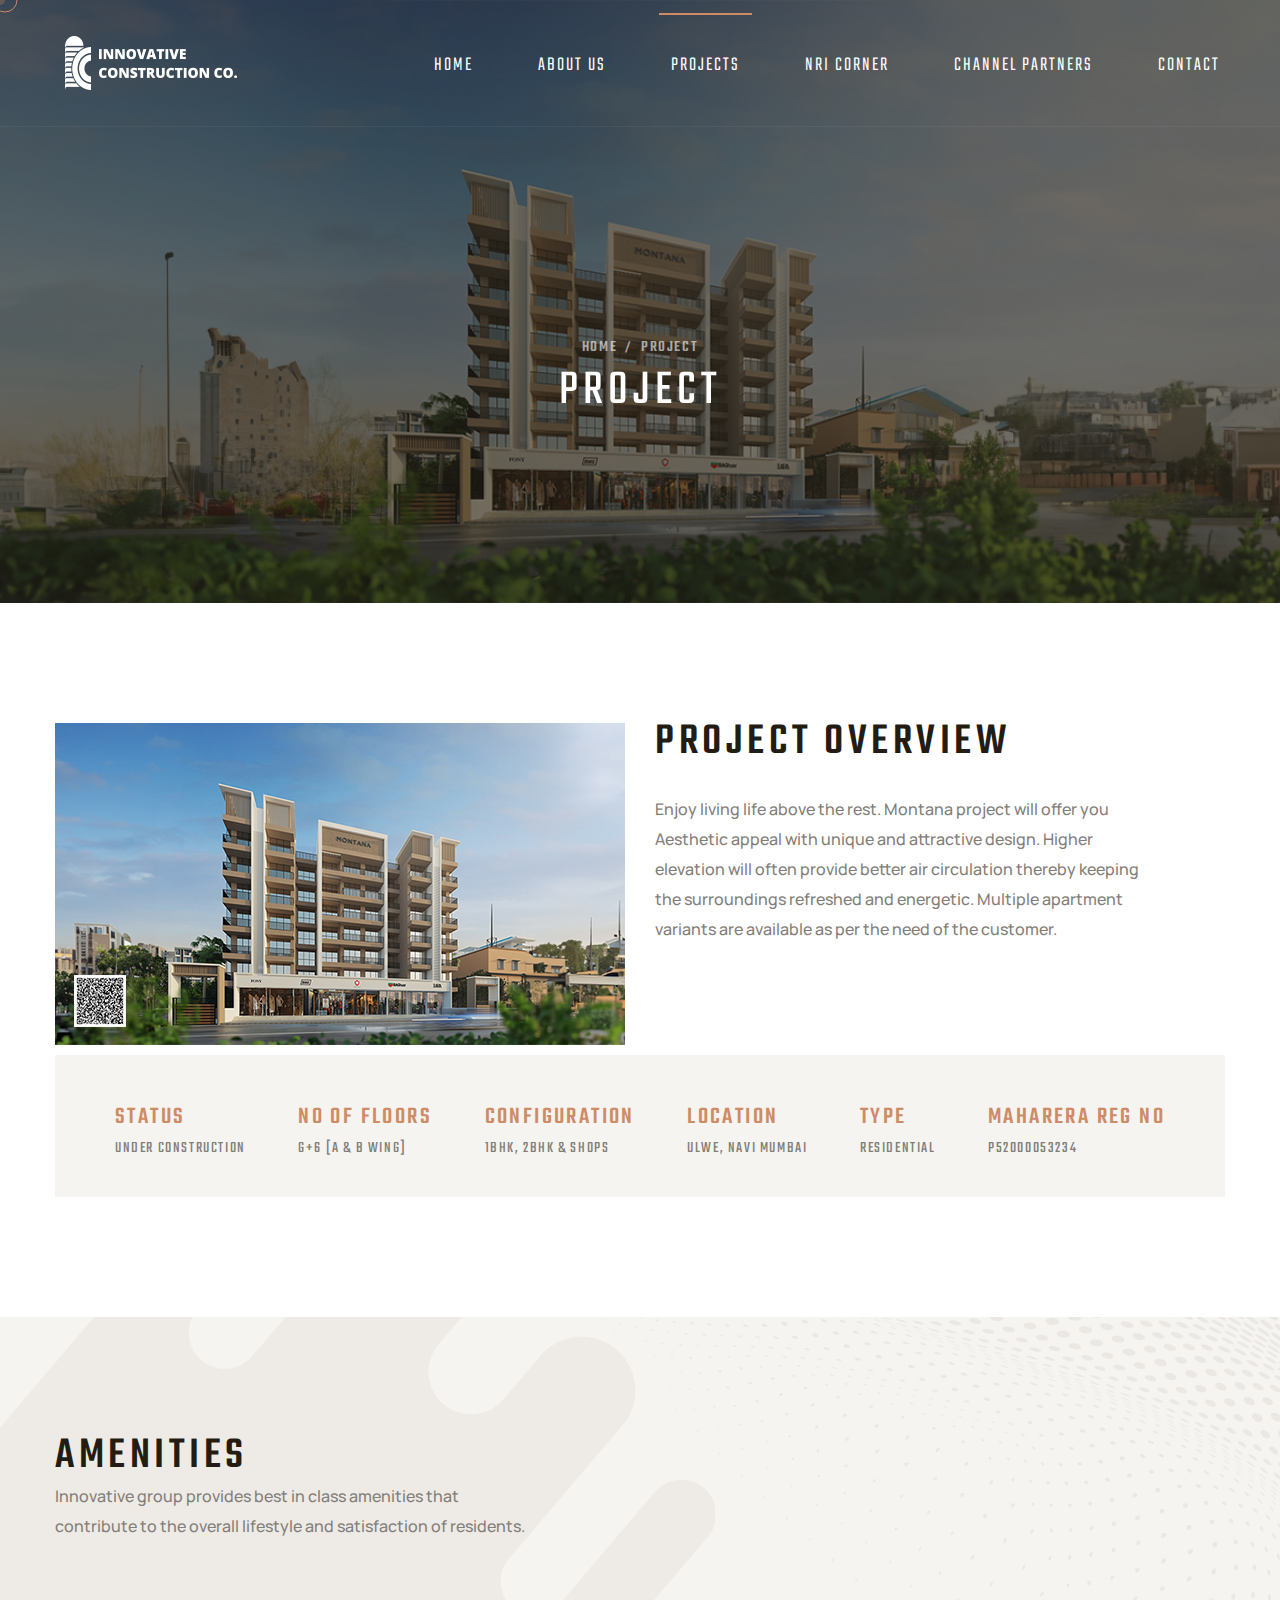
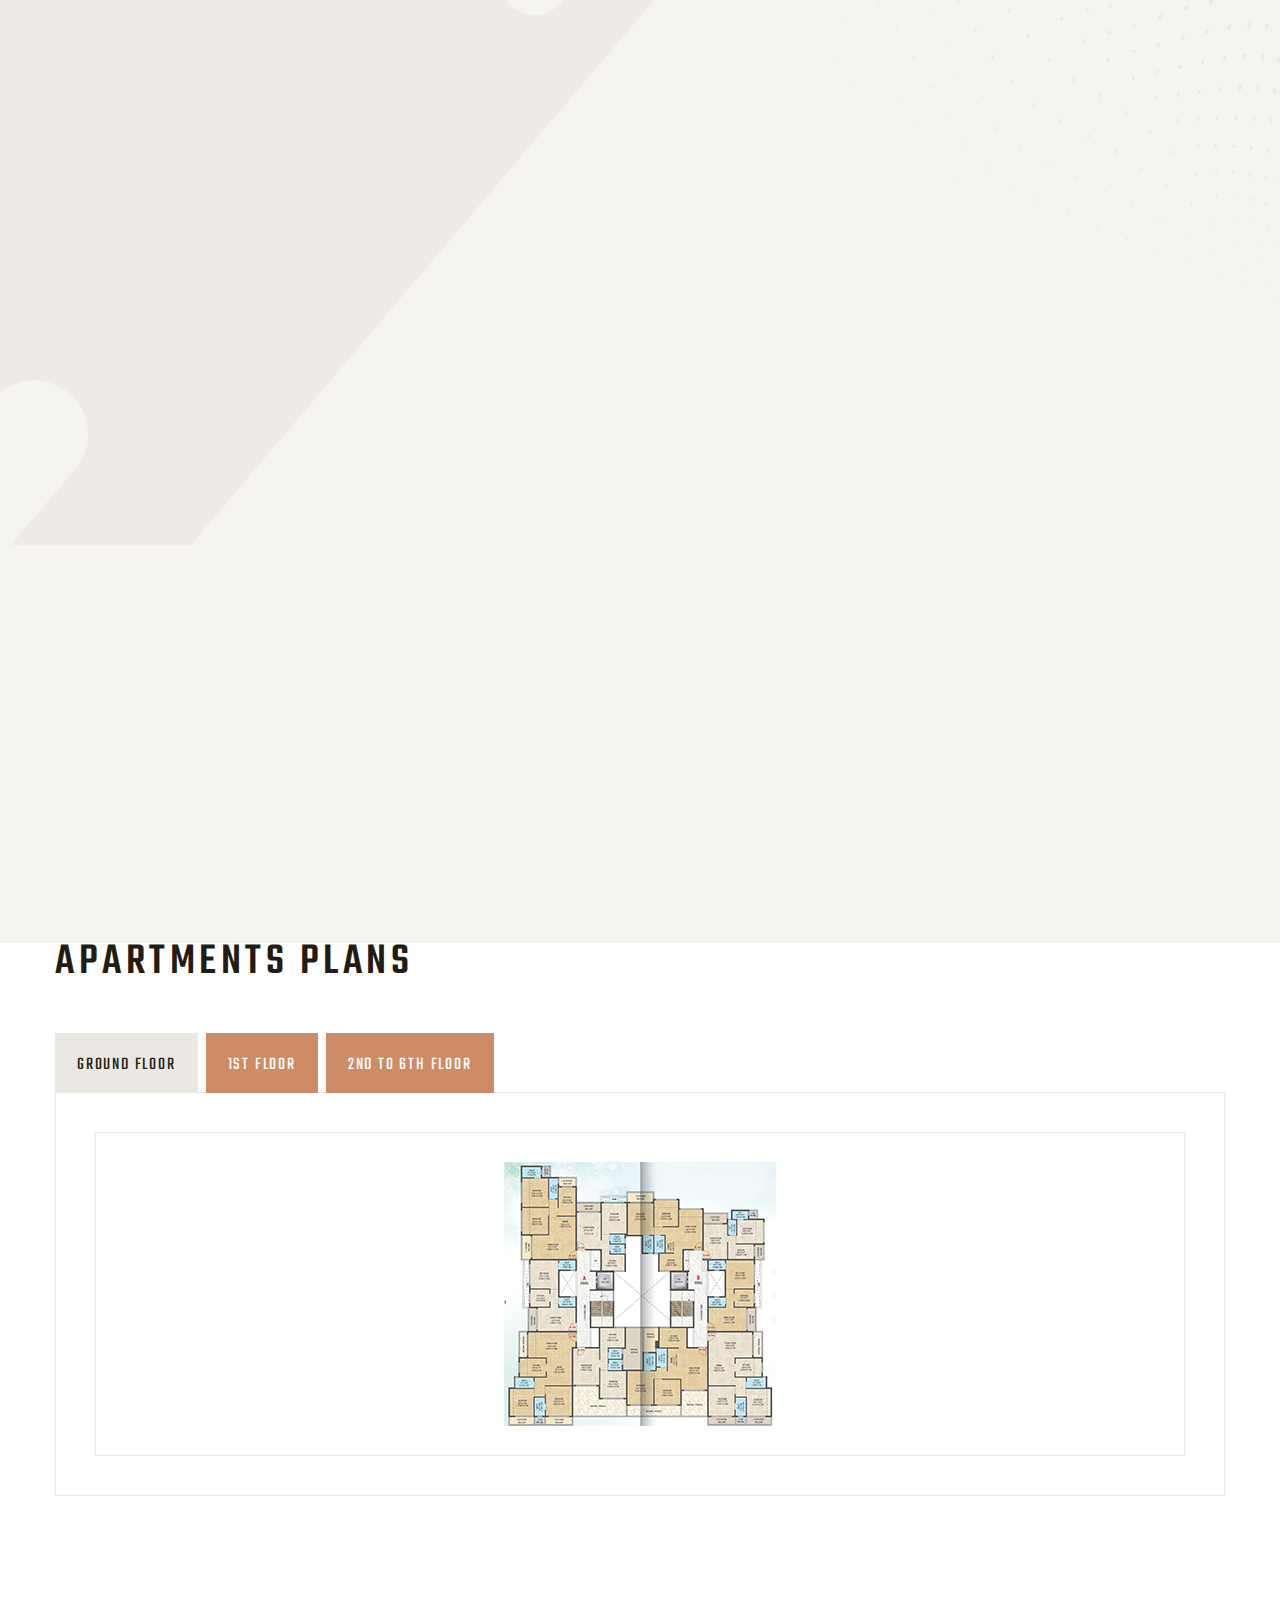
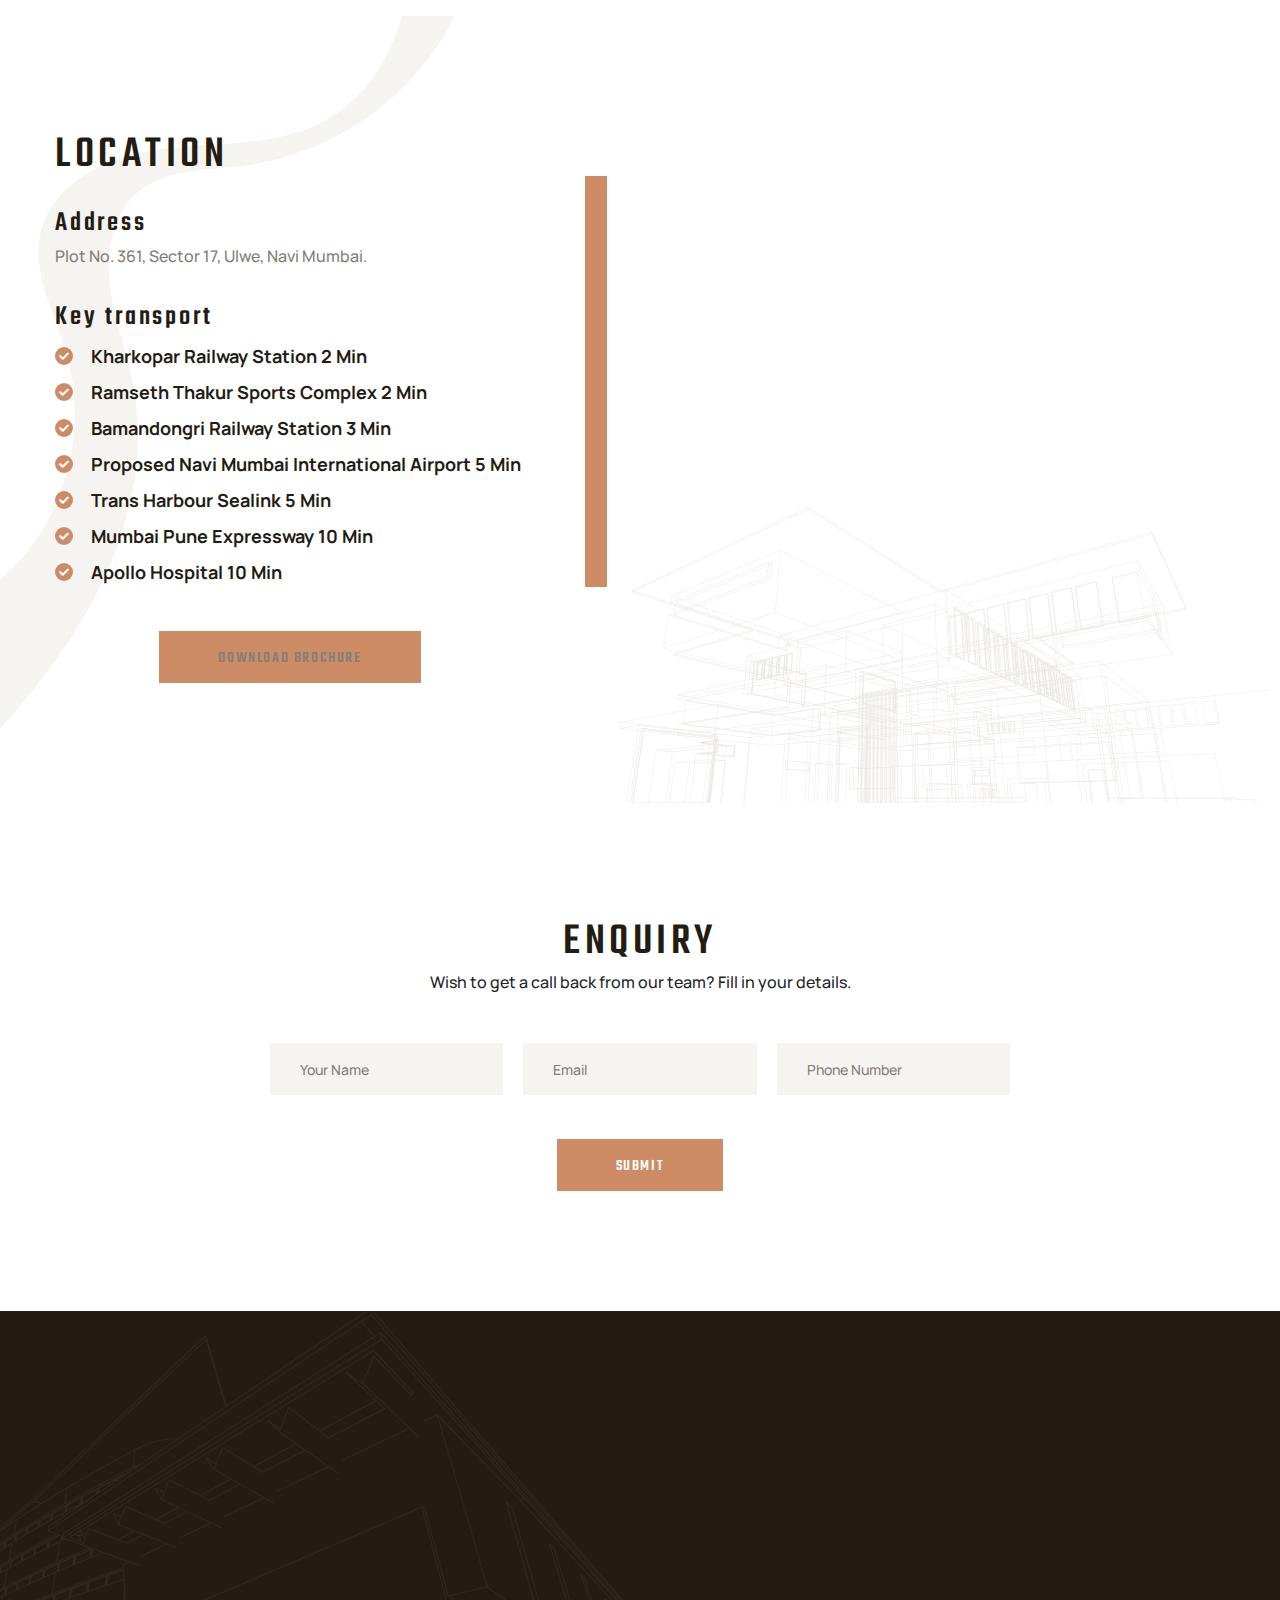
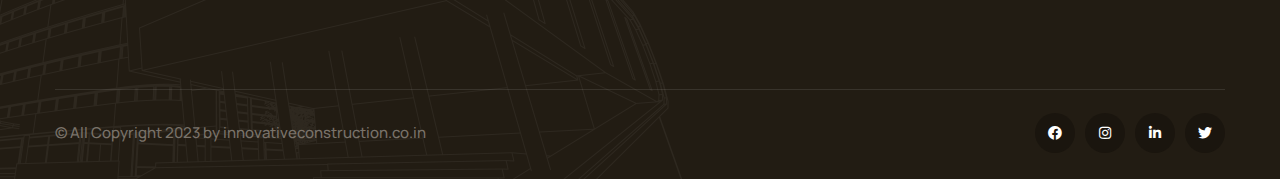
<file: monatara-details.html>
<!DOCTYPE html>
<html lang="en">

<head>
    <meta charset="UTF-8" />
    <meta name="viewport" content="width=device-width, initial-scale=1.0" />
    <title>innovativeconstruction | Monatara</title>
    <!-- favicons Icons -->
    <link rel="apple-touch-icon" sizes="180x180" href="assets/images/favicons/apple-touch-icon.png" />
    <link rel="icon" type="image/png" sizes="32x32" href="assets/images/favicons/favicon-32x32.png" />
    <link rel="icon" type="image/png" sizes="16x16" href="assets/images/favicons/favicon-16x16.png" />
    <link rel="manifest" href="assets/images/favicons/site.webmanifest" />
    <meta name="description" content="alipes HTML 5 Template " />

    <!-- fonts -->
    <link rel="preconnect" href="https://fonts.googleapis.com">

    <link rel="preconnect" href="https://fonts.gstatic.com" crossorigin>

    <link href="https://fonts.googleapis.com/css2?family=Manrope:wght@200;300;400;500;600;700;800&display=swap"
        rel="stylesheet">

    <link href="https://fonts.googleapis.com/css2?family=Teko:wght@300;400;500;600;700&display=swap" rel="stylesheet">
 
    <link rel="stylesheet" href="assets/vendors/bootstrap/css/bootstrap.min.css" />
    <link rel="stylesheet" href="assets/vendors/animate/animate.min.css" />
    <link rel="stylesheet" href="assets/vendors/animate/custom-animate.css" />
    <link rel="stylesheet" href="assets/vendors/fontawesome/css/all.min.css" />
    <link rel="stylesheet" href="assets/vendors/jarallax/jarallax.css" />
    <link rel="stylesheet" href="assets/vendors/jquery-magnific-popup/jquery.magnific-popup.css" />
    <link rel="stylesheet" href="assets/vendors/nouislider/nouislider.min.css" />
    <link rel="stylesheet" href="assets/vendors/nouislider/nouislider.pips.css" />
    <link rel="stylesheet" href="assets/vendors/odometer/odometer.min.css" />
    <link rel="stylesheet" href="assets/vendors/swiper/swiper.min.css" />
    <link rel="stylesheet" href="assets/vendors/alipes-icons/style.css">
    <link rel="stylesheet" href="assets/vendors/tiny-slider/tiny-slider.min.css" />
    <link rel="stylesheet" href="assets/vendors/reey-font/stylesheet.css" />
    <link rel="stylesheet" href="assets/vendors/owl-carousel/owl.carousel.min.css" />
    <link rel="stylesheet" href="assets/vendors/owl-carousel/owl.theme.default.min.css" />
    <link rel="stylesheet" href="assets/vendors/bxslider/jquery.bxslider.css" />
    <link rel="stylesheet" href="assets/vendors/bootstrap-select/css/bootstrap-select.min.css" />
    <link rel="stylesheet" href="assets/vendors/vegas/vegas.min.css" />
    <link rel="stylesheet" href="assets/vendors/jquery-ui/jquery-ui.css" />
    <link rel="stylesheet" href="assets/vendors/timepicker/timePicker.css" />
    <link rel="stylesheet" href="assets/vendors/nice-select/nice-select.css" />

    <!-- template styles -->
    <link rel="stylesheet" href="assets/css/alipes.css" />
    <link rel="stylesheet" href="assets/css/alipes-responsive.css" />
</head>

<body class="custom-cursor">

    <div class="custom-cursor__cursor"></div>
    <div class="custom-cursor__cursor-two"></div>





    <div class="preloader">
        <div class="preloader__image"></div>
    </div>
    <!-- /.preloader -->


    <div class="page-wrapper">
        <header class="main-header-two">
            <nav class="main-menu main-menu-two">
                <div class="main-menu-two__wrapper">
                    <div class="main-menu-two__wrapper-inner">
                        <div class="main-menu-two__logo">
                                <a href="index.html"><img src="assets/images/resources/logo-1.png" alt=""></a>
                            </div>
                        <div class="main-menu-two__left">
                            <div class="main-menu-two__main-menu-box">
                                <a href="#" class="mobile-nav__toggler"><i class="fa fa-bars"></i></a>
                                <ul class="main-menu__list">
                                    <li class="dropdown megamenu">
                                        <a href="index.html">Home </a>
                                    </li>
                                    <li>
                                        <a href="about.html">About Us</a>
                                    </li>
                                    <li class="dropdown current">
                                        <a href="#">Projects</a>
                                        <ul class="shadow-box">
                                            <li><a href="under-construction.html">Under Construction</a></li>
                                            <li><a href="completed.html">Completed</a></li>
                                        </ul>
                                    </li>
                                    <li class="dropdown">
                                        <a href="NRI-Corner.html">NRI Corner</a>
                                    </li>
                                    <li class="dropdown">
                                        <a href="channel-partners.html">Channel Partners</a>
                                    </li>
                                    <li>
                                        <a href="contact.html">Contact</a>
                                    </li>
                                </ul>
                            </div>
                        </div>
                        <!-- <div class="main-menu-two__right">
                            <div class="main-menu-two__search-cart-btn">
                                <div class="main-menu-two__search-cart-box">
                                    <div class="main-menu-two__search-box">
                                        <a href="#"
                                            class="main-menu-two__search search-toggler icon-magnifying-glass"></a>
                                    </div>
                                    <div class="main-menu-two__cart-box">
                                        <a href="cart.html" class="main-menu-two__cart icon-shopping-cart"></a>
                                    </div>
                                </div>
                                <div class="main-menu-two__btn-box">
                                    <a href="contact.html" class="thm-btn main-menu-two__btn">Schedule a Visit</a>
                                </div>
                            </div>
                        </div> -->
                    </div>
                </div>
            </nav>
        </header>

        <div class="stricky-header stricked-menu main-menu">
            <div class="sticky-header__content"></div><!-- /.sticky-header__content -->
        </div><!-- /.stricky-header -->

        <!--Page Header Start-->
        <section class="page-header">
            <div class="page-header-bg" style="background-image: url(assets/images/undercons/4-Montara/M-header.jpg)">
            </div>
            <div class="page-header__overly"></div>
            <div class="container">
                <div class="page-header__inner">
                    <ul class="thm-breadcrumb list-unstyled">
                        <li><a href="index.html">Home</a></li>
                        <li><span>/</span></li>
                        <li>Project</li>
                    </ul>
                    <h2>Project</h2>
                </div>
            </div>
        </section>
        <!--Page Header End-->

        <!--Apartments Two Page Start-->
        <section class="apartment-details-one">
            <div class="container">
                <div class="row">
                    <div class="col-xl-6 col-lg-6">
                        <div class="values-two__right">
                            <div class="values-two__img">
                                <img src="assets/images/undercons/4-Montara/M-1170X469.jpg" alt="">
                            </div>
                        </div>
                    </div>
                    <div class="col-xl-6 col-lg-6">
                        <div class="values-two__left">
                            <div class="section-title text-left">
                                <h4 class="section-title__title">Project Overview</h4>
                            </div>
                            <p class="values-two__text-1">Enjoy living life above the rest. Montana project will offer you Aesthetic appeal with unique and attractive design. Higher elevation will often provide better air circulation thereby keeping the surroundings refreshed and energetic. Multiple apartment variants are available as per the need of the customer.</p>
                        </div>
                    </div>
                    <div class="col-xl-12">
                        <div class="apartment-details-one__list-box">
                            <ul class="list-unstyled apartment-details-one__list">
                                <li>
                                    <div class="apartment-details-one__list-content">
                                        <h4>Status</h4>
                                        <h5>Under Construction</h5>
                                    </div>
                                </li>
                                <li>
                                    <div class="apartment-details-one__list-content">
                                        <h4>No of Floors</h4>
                                        <h5>G+6 [A & B Wing]</h5>
                                    </div>
                                </li>
                                <li>
                                    <div class="apartment-details-one__list-content">
                                        <h4>Configuration</h4>
                                        <h5>1BHK, 2BHK & Shops</h5>
                                    </div>
                                </li>
                                <li>
                                    <div class="apartment-details-one__list-content">
                                        <h4>Location</h4>
                                        <h5>Ulwe, Navi Mumbai</h5>
                                    </div>
                                </li>
                                <li>
                                    <div class="apartment-details-one__list-content">
                                        <h4>Type</h4>
                                        <h5>Residential</h5>
                                    </div>
                                </li>
                                <li>
                                    <div class="apartment-details-one__list-content">
                                        <h4>MAHARERA Reg No</h4>
                                        <h5>P52000053234</h5>
                                    </div>
                                </li>
                            </ul>
                        </div>
                    </div>
                </div>
            </div>
        </section>
        <!--Apartments Two Page End-->

        <!--Services One Start-->
        <section class="services-one">
            <div class="services-one__shape-1 float-bob-x">
                <img src="assets/images/shapes/services-one-shape-1.png" alt="">
            </div>
            <div class="services-one__shape-2 float-bob-x">
                <img src="assets/images/shapes/services-one-shape-2.png" alt="">
            </div>
            <div class="container">
                <div class="row">
                    <div class="col-xl-6 col-lg-12">
                        <div class="services-one__left">
                            <div class="section-title text-left">
                                <!-- <span class="section-title__tagline">Apartments Amenities</span> -->
                                <h2 class="section-title__title">Amenities</h2>
                                <p class="apartment-details-one__text-1">Innovative group provides best in class amenities that contribute to the overall lifestyle and satisfaction of residents.</p>
                            </div>
                            <!-- <div class="services-one__btn-box">
                                <a href="services.html" class="thm-btn services-one__btn">schedule a visit</a>
                            </div> -->
                        </div>
                    </div>
                    <!--Services One Single Start-->
                    <div class="col-xl-3 col-lg-4 col-md-6 wow fadeInUp" data-wow-delay="100ms">
                        <div class="services-one__single">
                            <div class="services-one__single-inner text-center">
                                <div class="services-one__single-bg"
                                    style="background-image: url(assets/images/backgrounds/services-one-single-bg.jpg);">
                                </div>
                                <div class="services-one__icon">
                                    <span class="icon-world icon-img">
                                        <img src="assets/images/ammenities/cctv.png">
                                    </span>
								</div>
                                <h3 class="services-one__title"><a href="javascript:void(0);">Surveillance System</a></h3>
                                <!-- <p class="services-one__text">There are many new ways of text.</p> -->
                            </div>
                        </div>
                    </div>
                    <!--Services One Single End-->
                    <!--Services One Single Start-->
                    <div class="col-xl-3 col-lg-4 col-md-6 wow fadeInUp" data-wow-delay="200ms">
                        <div class="services-one__single">
                            <div class="services-one__single-inner text-center">
                                <div class="services-one__single-bg"
                                    style="background-image: url(assets/images/backgrounds/services-one-single-bg.jpg);">
                                </div>
                                <div class="services-one__icon">
                                    <span class="icon-world icon-img">
                                        <img src="assets/images/ammenities/security.png">
                                    </span>
								</div>
                                <h3 class="services-one__title"><a href="javascript:void(0);">24x7 Security</a></h3>
                                <!-- <p class="services-one__text">There are many new ways of text.</p> -->
                            </div>
                        </div>
                    </div>
                    <!--Services One Single End-->
                    <!--Services One Single Start-->
                    <div class="col-xl-3 col-lg-4 col-md-6 wow fadeInUp" data-wow-delay="300ms">
                        <div class="services-one__single">
                            <div class="services-one__single-inner text-center">
                                <div class="services-one__single-bg"
                                    style="background-image: url(assets/images/backgrounds/services-one-single-bg.jpg);">
                                </div>
                                <div class="services-one__icon">
                                    <span class="icon-world icon-img">
                                        <img src="assets/images/ammenities/lobby.png">
                                    </span>
								</div>
                                <h3 class="services-one__title"><a href="javascript:void(0);">Decorative Lobby</a></h3>
                                <!-- <p class="services-one__text">There are many new ways of text.</p> -->
                            </div>
                        </div>
                    </div>
                    <!--Services One Single End-->
                    <!--Services One Single Start-->
                    <div class="col-xl-3 col-lg-4 col-md-6 wow fadeInUp" data-wow-delay="400ms">
                        <div class="services-one__single">
                            <div class="services-one__single-inner text-center">
                                <div class="services-one__single-bg"
                                    style="background-image: url(assets/images/backgrounds/services-one-single-bg.jpg);">
                                </div>
                                <div class="services-one__icon">
                                    <span class="icon-world icon-img">
                                        <img src="assets/images/ammenities/pool.png">
                                    </span>
								</div>
                                <h3 class="services-one__title"><a href="javascript:void(0);">Swimming Pool</a></h3>
                            </div>
                        </div>
                    </div>
                    <!--Services One Single End-->
                    <!--Services One Single Start-->
                    <div class="col-xl-3 col-lg-4 col-md-6 wow fadeInUp" data-wow-delay="500ms">
                        <div class="services-one__single">
                            <div class="services-one__single-inner text-center">
                                <div class="services-one__single-bg"
                                    style="background-image: url(assets/images/backgrounds/services-one-single-bg.jpg);">
                                </div>
                                <div class="services-one__icon">
                                    <span class="icon-world icon-img">
                                        <img src="assets/images/ammenities/children.png">
                                    </span>
								</div>
                                <h3 class="services-one__title"><a href="javascript:void(0);">Children's play area</a></h3>
                            </div>
                        </div>
                    </div>
                    <!--Services One Single End-->
                    <!--Services One Single Start-->
                    <div class="col-xl-3 col-lg-4 col-md-6 wow fadeInUp" data-wow-delay="600ms">
                        <div class="services-one__single">
                            <div class="services-one__single-inner text-center">
                                <div class="services-one__single-bg"
                                    style="background-image: url(assets/images/backgrounds/services-one-single-bg.jpg);">
                                </div>
                                <div class="services-one__icon">
                                    <span class="icon-world icon-img">
                                        <img src="assets/images/ammenities/garden.png">
                                    </span>
								</div>
                                <h3 class="services-one__title"><a href="javascript:void(0);">Landscape Garden</a></h3>
                            </div>
                        </div>
                    </div>
                    <!--Services One Single End-->
                    <!--Services One Single Start-->
                    <div class="col-xl-3 col-lg-4 col-md-6 wow fadeInUp" data-wow-delay="600ms">
                        <div class="services-one__single">
                            <div class="services-one__single-inner text-center">
                                <div class="services-one__single-bg"
                                    style="background-image: url(assets/images/backgrounds/services-one-single-bg.jpg);">
                                </div>
                                <div class="services-one__icon">
                                    <span class="icon-world icon-img">
                                        <img src="assets/images/ammenities/club.png">
                                    </span>
								</div>
                                <h3 class="services-one__title"><a href="javascript:void(0);">AC Club Hall</a></h3>
                            </div>
                        </div>
                    </div>
                    <!--Services One Single End-->
                    <!--Services One Single Start-->
                    <div class="col-xl-3 col-lg-4 col-md-6 wow fadeInUp" data-wow-delay="600ms">
                        <div class="services-one__single">
                            <div class="services-one__single-inner text-center">
                                <div class="services-one__single-bg"
                                    style="background-image: url(assets/images/backgrounds/services-one-single-bg.jpg);">
                                </div>
                                <div class="services-one__icon">
                                    <span class="icon-world icon-img">
                                        <img src="assets/images/ammenities/track.png">
                                    </span>
								</div>
                                <h3 class="services-one__title"><a href="javascript:void(0);">Fitness Center</a></h3>
                            </div>
                        </div>
                    </div>
					
                    <!--Services One Single End-->
                    <!--Services One Single Start-->
                    <div class="col-xl-3 col-lg-4 col-md-6 wow fadeInUp" data-wow-delay="600ms">
                        <div class="services-one__single">
                            <div class="services-one__single-inner text-center">
                                <div class="services-one__single-bg"
                                    style="background-image: url(assets/images/backgrounds/services-one-single-bg.jpg);">
                                </div>
                                <div class="services-one__icon">
                                    <span class="icon-world icon-img">
                                        <img src="assets/images/ammenities/gym.png">
                                    </span>
								</div>
                                <h3 class="services-one__title"><a href="javascript:void(0);">Gymnasium</a></h3>
                            </div>
                        </div>
                    </div>
					
					<div class="col-xl-3 col-lg-4 col-md-6 wow fadeInUp" data-wow-delay="600ms">
                        <div class="services-one__single">
                            <div class="services-one__single-inner text-center">
                                <div class="services-one__single-bg"
                                    style="background-image: url(assets/images/backgrounds/services-one-single-bg.jpg);">
                                </div>
                                <div class="services-one__icon">
                                    <span class="icon-world icon-img">
                                        <img src="assets/images/ammenities/elevator.png">
                                    </span>
								</div>
                                <h3 class="services-one__title"><a href="javascript:void(0);">Reputed Hi-Speed Elevators</a></h3>
                            </div>
                        </div>
                    </div>
					
					
					<div class="col-xl-3 col-lg-4 col-md-6 wow fadeInUp" data-wow-delay="600ms">
                        <div class="services-one__single">
                            <div class="services-one__single-inner text-center">
                                <div class="services-one__single-bg"
                                    style="background-image: url(assets/images/backgrounds/services-one-single-bg.jpg);">
                                </div>
                                <div class="services-one__icon">
                                    <span class="icon-world icon-img">
                                        <img src="assets/images/ammenities/flooring.png">
                                    </span>
								</div>
                                <h3 class="services-one__title"><a href="javascript:void(0);">Vitrified Flooring</a></h3>
                            </div>
                        </div>
                    </div>
                    <!--Services One Single End-->
                </div>
            </div>
        </section>
        <!--Services One End-->

        <!--Floor Plan Start-->
        <section class="floor-plan">
            <div class="container">
                <div class="floor-plan__top">
                    <div class="row">
                        <div class="col-xl-6 col-lg-5">
                            <div class="floor-plan__top-left">
                                <div class="section-title text-left">
                                    <!-- <span class="section-title__tagline">checkout the plan</span> -->
                                    <h2 class="section-title__title">apartments plans</h2>
                                </div>
                            </div>
                        </div>
                        <div class="col-xl-6 col-lg-7">
                            <div class="floor-plan__top-right">
                                <!-- <p class="floor-plan__top-text">Interior of volumes, space, air, proportion, with
                                    certain light and mood. These interiors are meant to last forever. You need to be
                                    sure there isn't anything embarrassing hidden in the middle of text.</p> -->
                            </div>
                        </div>
                    </div>
                </div>
                <div class="floor-plan__main-tab-box tabs-box">
                    <ul class="tab-buttons clearfix list-unstyled planTabListWrap">
                        <li data-tab="#IconPlan" class="tab-btn active-btn"><span>Ground Floor</span></li>
                        <li data-tab="#IconPlan2" class="tab-btn"><span>1st Floor</span></li>
                        <li data-tab="#IconPlan3" class="tab-btn"><span>2nd to 6th Floor</span></li>
                    </ul>
                    <div class="tabs-content">
                        <!--tab-->
                        <div class="tab active-tab" id="IconPlan">
                            <div class="floor-plan__tab-content-inner">
                                <!-- <div class="floor-plan__tab-content-left">
                                    <ul class="list-unstyled floor-plan__tab-content-details">
                                        <li>
                                            <p>Total area</p>
                                            <span>2800 sqft</span>
                                        </li>
                                        <li>
                                            <p>Floor no.</p>
                                            <span>2nd</span>
                                        </li>
                                        <li>
                                            <p>Current status</p>
                                            <span>Available</span>
                                        </li>
                                        <li>
                                            <p>No. of rooms</p>
                                            <span>04</span>
                                        </li>
                                        <li>
                                            <p>Parking available</p>
                                            <span>Yes</span>
                                        </li>
                                        <li>
                                            <p>Price from</p>
                                            <span>$4500</span>
                                        </li>
                                    </ul>
                                </div> -->
                                <div class="floor-plan__tab-content-righ planImgWrap">
                                    <img src="assets/images/undercons/4-Montara/1st.jpg" alt="">
                                </div>
                            </div>
                        </div>
                        <!--tab-->
                        <div class="tab " id="IconPlan2">
                            <div class="floor-plan__tab-content-inner">
                                <div class="floor-plan__tab-content-righ planImgWrap">
                                    <img src="assets/images/undercons/4-Montara/2-6th.jpg" alt="">
                                </div>
                            </div>
                        </div>
                        <!--tab-->
                        <div class="tab " id="IconPlan3">
                            <div class="floor-plan__tab-content-inner">
                                <div class="floor-plan__tab-content-righ planImgWrap">
                                    <img src="assets/images/undercons/4-Montara/ground.jpg" alt="">
                                </div>
                            </div>
                        </div>
                    </div>
                </div>
            </div>
        </section>
        <!--Floor Plan End-->

        <!--New Concept Two Start-->
        <section class="new-concept-two">
            <div class="new-concept-two__shape-1 float-bob-y">
                <img src="assets/images/shapes/new-concept-two-shape-1.png" alt="">
            </div>
            <div class="new-concept-two__shape-2 float-bob-x">
                <img src="assets/images/shapes/new-concept-two-shape-2.png" alt="">
            </div>
            <div class="container">
                <div class="row">
                    <div class="col-xl-5 col-lg-6">
                        <div class="new-concept-two__left">
                            <div class="section-title text-left">
                                <!-- <span class="section-title__tagline">Good lifestyle</span> -->
                                <h2 class="section-title__title">Location</h2>
                            </div>
                            <h3>Address</h3>
                            <p>Plot No. 361, Sector 17, Ulwe, Navi Mumbai.</p>

                            <p>&nbsp;</p>
                            <h3>Key transport</h3>
                            <ul class="about-two__points-list list-unstyled mt-2">
                                <li>
                                    <div class="icon">
                                        <span class="fa fa-check"></span>
                                    </div>
                                    <div class="text">
                                        <p>Kharkopar Railway Station 2 Min</p>
                                    </div>
                                </li>
								<li>
                                    <div class="icon">
                                        <span class="fa fa-check"></span>
                                    </div>
                                    <div class="text">
                                        <p>Ramseth Thakur Sports Complex 2 Min</p>
                                    </div>
                                </li>
                                <li>
                                    <div class="icon">
                                        <span class="fa fa-check"></span>
                                    </div>
                                    <div class="text">
                                        <p>Bamandongri Railway Station 3 Min</p>
                                    </div>
                                </li>
                                <li>
                                    <div class="icon">
                                        <span class="fa fa-check"></span>
                                    </div>
                                    <div class="text">
                                        <p>Proposed Navi Mumbai International Airport 5 Min</p>
                                    </div>
                                </li>
								<li>
                                    <div class="icon">
                                        <span class="fa fa-check"></span>
                                    </div>
                                    <div class="text">
                                        <p>Trans Harbour Sealink 5 Min</p>
                                    </div>
                                </li>
                                <li>
                                    <div class="icon">
                                        <span class="fa fa-check"></span>
                                    </div>
                                    <div class="text">
                                        <p>Mumbai Pune Expressway 10 Min</p>
                                    </div>
                                </li>
                                <li>
                                    <div class="icon">
                                        <span class="fa fa-check"></span>
                                    </div>
                                    <div class="text">
                                        <p>Apollo Hospital 10 Min</p>
                                    </div>
                                </li>
                            </ul>
							<div class="col-xl-12 mt-4">
                                <div class="contact-page__btn-box text-center">
                                    <button type="submit" class="thm-btn contact-page__btn"><a href="http://www.innovativeconstruction.co.in/test/brochure/montana.pdf">Download brochure</a></button>
                                </div>
                            </div>
                        </div>
                    </div>
                    <div class="col-xl-7 col-lg-6">
                        <div class="new-concept-two__right">
                            <div class="new-concept-two__img">
                                <iframe src="https://www.google.com/maps/embed?pb=!1m18!1m12!1m3!1d7541.6281185357175!2d73.09325069623813!3d19.071911188808166!2m3!1f0!2f0!3f0!3m2!1i1024!2i768!4f13.1!3m3!1m2!1s0x3be7ea0fc2fc752d%3A0x1f4c377e52b7f2e0!2sInnovative%20Icon!5e0!3m2!1sen!2sin!4v1695571647003!5m2!1sen!2sin" width="618" height="482" style="border:0;" allowfullscreen="" loading="lazy" referrerpolicy="no-referrer-when-downgrade"></iframe>
                            </div>
                        </div>
                    </div>
                </div>
            </div>
        </section>
        <!--New Concept Two End-->

        <section class="contact-page">
            <div class="container">
                <div class="section-title text-center">
                    <!-- <span class="section-title__tagline">LEAVE A MESSAGE</span> -->
                    <h2 class="section-title__title">Enquiry</h2>
                    <p class="apartment-details-one__text-1 text-dark mb-4">Wish to get a call back from our team? Fill in your details.</p>
                    
                </div>
                <div class="contact-page__inner">
                    <div class="contact-page__inner">
                    <form action="assets/inc/sendemail.php" class="contact-page__form contact-form-validated"
                        novalidate="novalidate">
                        <div class="row">
                            <div class="col-xl-4">
                                <div class="contact-page__input-box">
                                    <input type="text" placeholder="Your Name" name="name">
                                </div>
                            </div>
                            <div class="col-xl-4">
                                <div class="contact-page__input-box">
                                    <input type="email" placeholder="Email" name="email">
                                </div>
                            </div>
                            <div class="col-xl-4">
                                <div class="contact-page__input-box">
                                    <input type="text" placeholder="Phone Number" name="phone">
                                </div>
                            </div>
                            
                        </div>
                        <div class="row">
                            <div class="col-xl-12 mt-4">
                                <div class="contact-page__btn-box">
                                    <button type="submit" class="thm-btn contact-page__btn">Submit</button>
                                </div>
                            </div>
                            </div>
                        </div>
                    </form>
                </div>
            </div>
        </section>


        <!--Site Footer Start-->
        <footer class="site-footer">
            <div class="site-footer__shape-1 float-bob-x">
                <img src="assets/images/shapes/site-footer-shape-1.png" alt="">
            </div>
            <div class="container">
                <div class="site-footer__inner">
                    <div class="site-footer__top">
                        <div class="row">
                            <div class="col-xl-2 col-lg-2 col-md-6 wow fadeInUp" data-wow-delay="100ms">
                                <div class="footer-widget__column footer-widget__about">
                                    <div class="footer-widget__logo">
                                        <a href="index.html"><img src="assets/images/resources/footer-logo.png"
                                                alt=""></a>
                                    </div>
                                </div>
                            </div>
                            <div class="col-xl-3 col-lg-4 col-md-6 wow fadeInUp" data-wow-delay="200ms">
                                <div class="footer-widget__column footer-widget__explore">
                                    <div class="footer-widget__title-box">
                                        <h3 class="footer-widget__title">explore</h3>
                                    </div>
                                    <div class="footer-widget__explore-list-box">
                                        <ul class="footer-widget__explore-list list-unstyled">
                                            <li><a href="about.html">About us</a></li>
                                            <li><a href="contact.html">Contact</a></li>
                                            <li><a href="under-construction.html">Our Projects</a></li>
                                            <li><a href="completed.html">Developed Projects</a></li>
                                        </ul>
                                    </div>
                                </div>
                            </div>
							
							<div class="col-xl-3 col-lg-4 col-md-6 wow fadeInUp" data-wow-delay="200ms">
                                <div class="footer-widget__column footer-widget__explore">
                                    <div class="footer-widget__title-box">
                                        <h3 class="footer-widget__title">Quick Links</h3>
                                    </div>
                                    <div class="footer-widget__explore-list-box">
                                        <ul class="footer-widget__explore-list list-unstyled">
                                            <li><a href="NRI-Corner.html">NRI Corner</a></li>
                                            <li><a href="channel-partners.html">Channel Partners</a></li>
                                        </ul>
                                    </div>
                                </div>
                            </div>
							
							
                            <div class="col-xl-4 col-lg-3 col-md-6 wow fadeInUp" data-wow-delay="300ms">
                                <div class="footer-widget__column footer-widget__contact">
                                    <div class="footer-widget__title-box">
                                        <h3 class="footer-widget__title">Contact</h3>
                                    </div>
                                    <p class="footer-widget__contact-text">Innovative Palace, Plot No. 157, Sector 44, Seawoods, Nerul, Navi Mumbai 400 706</p>
                                    <ul class="footer-widget__contact-list list-unstyled">
                                        <li>
                                            <div class="icon">
                                                <span class="fas fa-envelope"></span>
                                            </div>
                                            <div class="text">
                                                <p><a href="mailto:sales@innovativeconstruction.co.in">sales@innovativeconstruction.co.in</a></p>
                                            </div>
                                        </li>
                                        <li>
                                            <div class="icon">
                                                <span class="icon-telephone"></span>
                                            </div>
                                            <div class="text">
                                                <p><a href="tel:8566 96 8566">8566 96 8566</a></p>
                                            </div>
                                        </li>
                                    </ul>
                                </div>
                            </div>
                            <!--<div class="col-xl-3 col-lg-3 col-md-6 wow fadeInUp" data-wow-delay="400ms">
                                <div class="footer-widget__column footer-widget__newsletter">
                                    <div class="footer-widget__title-box">
                                        <h3 class="footer-widget__title">newsletter</h3>
                                    </div>
                                    <form class="footer-widget__email-box">
                                        <div class="footer-widget__email-input-box">
                                            <input type="email" placeholder="Email Address" name="email">
                                        </div>
                                        <button type="submit"
                                            class="footer-widget__subscribe-btn thm-btn">Subscribe</button>
                                    </form>
                                </div>
                            </div>-->
                        </div>
                    </div>
                    <div class="site-footer__bottom">
                        <div class="site-footer__bottom-inner">
                            <div class="site-footer__bottom-left">
                                <p class="site-footer__bottom-text">© All Copyright 2023 by <a href="#">innovativeconstruction.co.in</a>
                                </p>
                            </div>
                            <div class="site-footer__bottom-right">
                                <div class="site-footer__social">
									<a href="https://www.facebook.com/Innovativeconstco/"><i class="fab fa-facebook"></i></a>
									<a href="https://www.instagram.com/innovative_construction_co/"><i class="fab fa-instagram"></i></a>
									<a href="https://www.linkedin.com/company/innovative-construction-company/"><i class="fab fa-linkedin-in"></i></a>
                                    <a href="https://twitter.com/InnovativeCon11"><i class="fab fa-twitter"></i></a>     
                                </div>
                            </div>
                        </div>
                    </div>
                </div>
            </div>
        </footer>
        <!--Site Footer End-->


    </div><!-- /.page-wrapper -->


    <div class="mobile-nav__wrapper">
        <div class="mobile-nav__overlay mobile-nav__toggler"></div>
        <!-- /.mobile-nav__overlay -->
        <div class="mobile-nav__content">
            <span class="mobile-nav__close mobile-nav__toggler"><i class="fa fa-times"></i></span>

            <div class="logo-box">
                <a href="index.html" aria-label="logo image"><img src="assets/images/resources/logo-1.png" width="40"
                        alt="" /></a>
            </div>
            <!-- /.logo-box -->
            <div class="mobile-nav__container"></div>
            <!-- /.mobile-nav__container -->

            <ul class="mobile-nav__contact list-unstyled">
                <li>
                    <i class="fa fa-envelope"></i>
                    <a href="mailto:sales@innovativeconstruction.co.in">sales@innovativeconstruction.co.in</a>
                </li>
                <li>
                    <i class="fa fa-phone-alt"></i>
                    <a href="tel:9819435797">9819435797</a> / <a href="tel:9819354988">9819354988</a>
                </li>
            </ul><!-- /.mobile-nav__contact -->
            <div class="mobile-nav__top">
                <div class="mobile-nav__social">
                    <a href="#" class="fab fa-twitter"></a>
                    <a href="#" class="fab fa-facebook-square"></a>
                    <a href="#" class="fab fa-pinterest-p"></a>
                    <a href="#" class="fab fa-instagram"></a>
                </div><!-- /.mobile-nav__social -->
            </div><!-- /.mobile-nav__top -->



        </div>
        <!-- /.mobile-nav__content -->
    </div>
    <!-- /.mobile-nav__wrapper -->

    <div class="search-popup">
        <div class="search-popup__overlay search-toggler"></div>
        <!-- /.search-popup__overlay -->
        <div class="search-popup__content">
            <form action="#">
                <label for="search" class="sr-only">search here</label><!-- /.sr-only -->
                <input type="text" id="search" placeholder="Search Here..." />
                <button type="submit" aria-label="search submit" class="thm-btn">
                    <i class="icon-magnifying-glass"></i>
                </button>
            </form>
        </div>
        <!-- /.search-popup__content -->
    </div>
    <!-- /.search-popup -->

    <a href="#" data-target="html" class="scroll-to-target scroll-to-top"><i class="icon-up-arrow"></i></a>


    <script src="assets/vendors/jquery/jquery-3.6.0.min.js"></script>
    <script src="assets/vendors/bootstrap/js/bootstrap.bundle.min.js"></script>
    <script src="assets/vendors/jarallax/jarallax.min.js"></script>
    <script src="assets/vendors/jquery-ajaxchimp/jquery.ajaxchimp.min.js"></script>
    <script src="assets/vendors/jquery-appear/jquery.appear.min.js"></script>
    <script src="assets/vendors/jquery-circle-progress/jquery.circle-progress.min.js"></script>
    <script src="assets/vendors/jquery-magnific-popup/jquery.magnific-popup.min.js"></script>
    <script src="assets/vendors/jquery-validate/jquery.validate.min.js"></script>
    <script src="assets/vendors/nouislider/nouislider.min.js"></script>
    <script src="assets/vendors/odometer/odometer.min.js"></script>
    <script src="assets/vendors/swiper/swiper.min.js"></script>
    <script src="assets/vendors/tiny-slider/tiny-slider.min.js"></script>
    <script src="assets/vendors/wnumb/wNumb.min.js"></script>
    <script src="assets/vendors/wow/wow.js"></script>
    <script src="assets/vendors/isotope/isotope.js"></script>
    <script src="assets/vendors/countdown/countdown.min.js"></script>
    <script src="assets/vendors/owl-carousel/owl.carousel.min.js"></script>
    <script src="assets/vendors/bxslider/jquery.bxslider.min.js"></script>
    <script src="assets/vendors/bootstrap-select/js/bootstrap-select.min.js"></script>
    <script src="assets/vendors/vegas/vegas.min.js"></script>
    <script src="assets/vendors/jquery-ui/jquery-ui.js"></script>
    <script src="assets/vendors/timepicker/timePicker.js"></script>
    <script src="assets/vendors/circleType/jquery.circleType.js"></script>
    <script src="assets/vendors/circleType/jquery.lettering.min.js"></script>
    <script src="assets/vendors/nice-select/jquery.nice-select.min.js"></script>




    <!-- template js -->
    <script src="assets/js/alipes.js"></script>
</body>

</html>
</file>
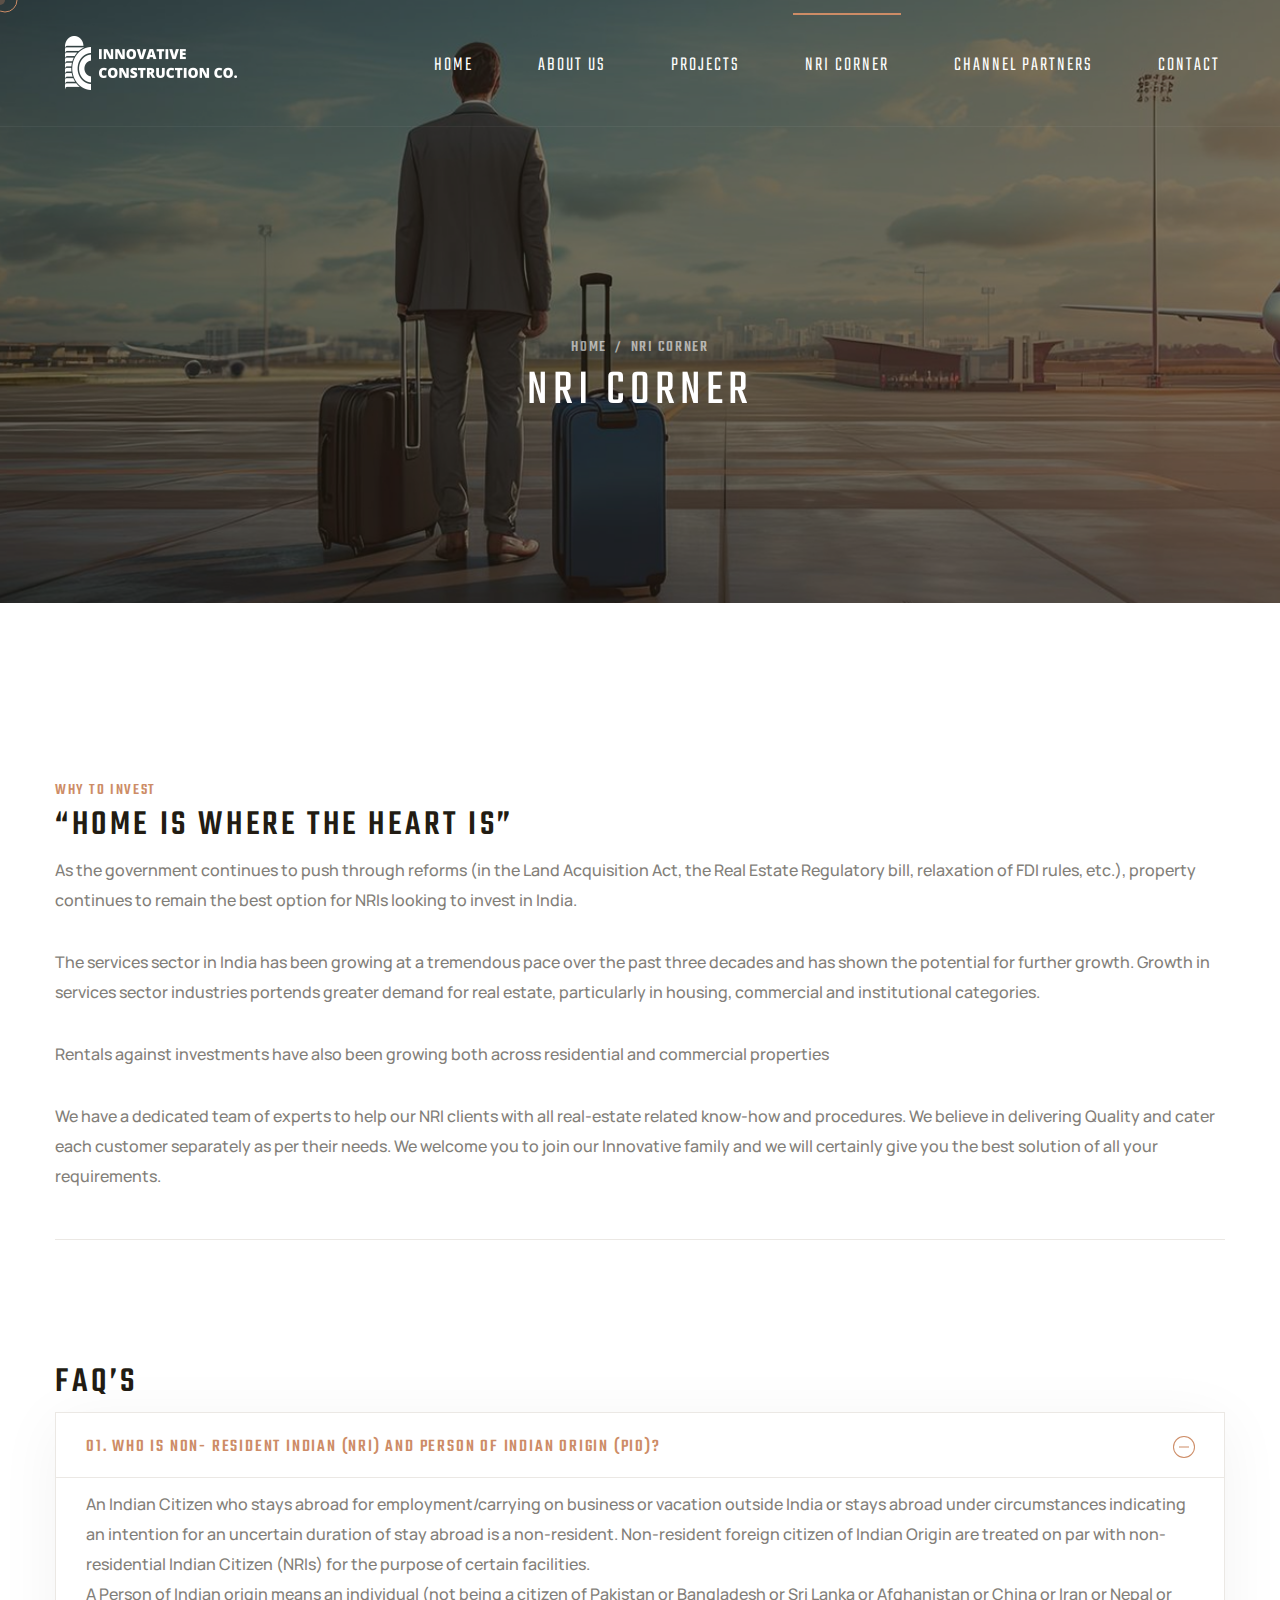
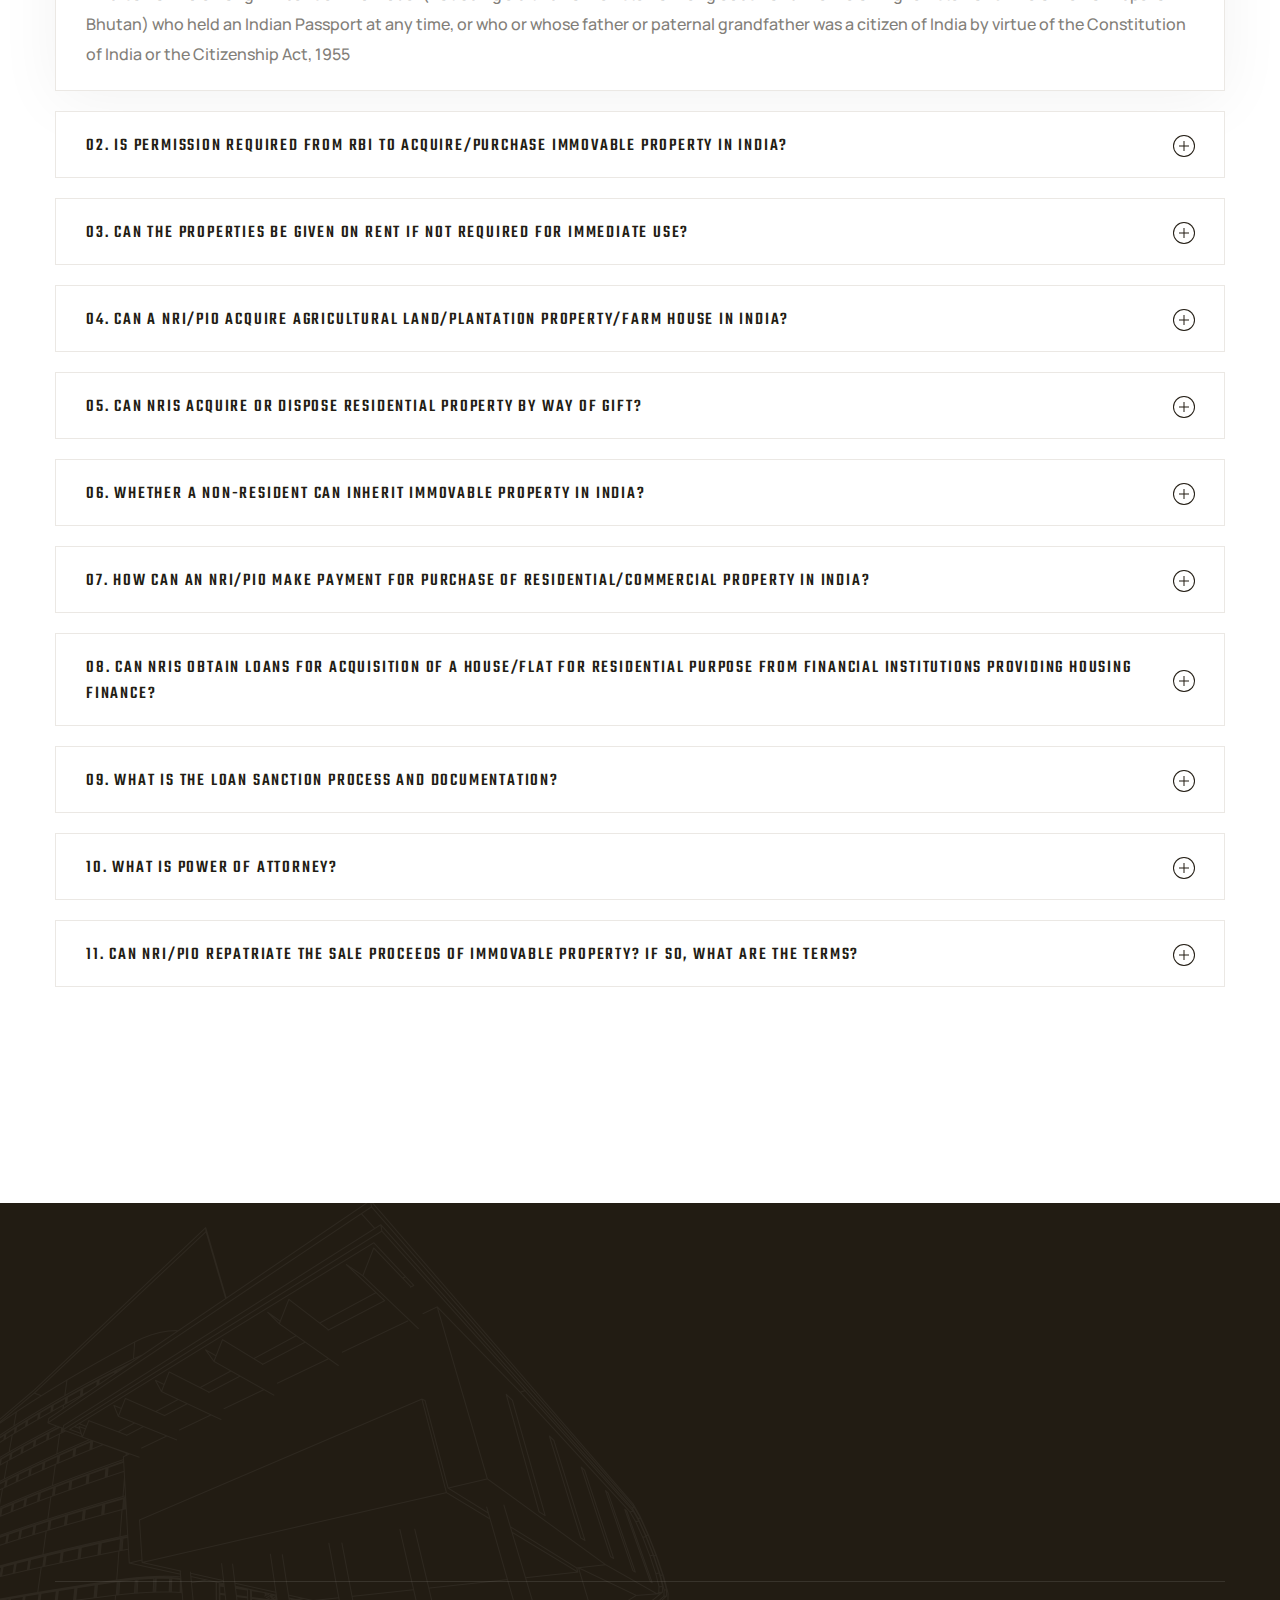
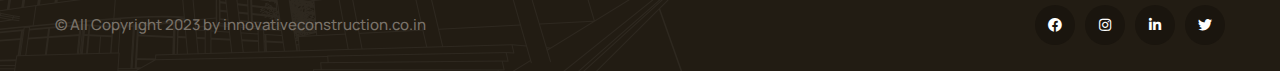
<file: NRI-Corner.html>
<!DOCTYPE html>
<html lang="en">

<head>
    <meta charset="UTF-8" />
    <meta name="viewport" content="width=device-width, initial-scale=1.0" />
    <title>innovativeconstruction | NRI Corner</title>
    <!-- favicons Icons -->
    <link rel="apple-touch-icon" sizes="180x180" href="assets/images/favicons/apple-touch-icon.png" />
    <link rel="icon" type="image/png" sizes="32x32" href="assets/images/favicons/favicon-32x32.png" />
    <link rel="icon" type="image/png" sizes="16x16" href="assets/images/favicons/favicon-16x16.png" />
    <link rel="manifest" href="assets/images/favicons/site.webmanifest" />
    <meta name="description" content="alipes HTML 5 Template " />

    <!-- fonts -->
    <link rel="preconnect" href="https://fonts.googleapis.com">

    <link rel="preconnect" href="https://fonts.gstatic.com" crossorigin>

    <link href="https://fonts.googleapis.com/css2?family=Manrope:wght@200;300;400;500;600;700;800&display=swap"
        rel="stylesheet">

    <link href="https://fonts.googleapis.com/css2?family=Teko:wght@300;400;500;600;700&display=swap" rel="stylesheet">

    <link rel="stylesheet" href="assets/vendors/bootstrap/css/bootstrap.min.css" />
    <link rel="stylesheet" href="assets/vendors/animate/animate.min.css" />
    <link rel="stylesheet" href="assets/vendors/animate/custom-animate.css" />
    <link rel="stylesheet" href="assets/vendors/fontawesome/css/all.min.css" />
    <link rel="stylesheet" href="assets/vendors/jarallax/jarallax.css" />
    <link rel="stylesheet" href="assets/vendors/jquery-magnific-popup/jquery.magnific-popup.css" />
    <link rel="stylesheet" href="assets/vendors/nouislider/nouislider.min.css" />
    <link rel="stylesheet" href="assets/vendors/nouislider/nouislider.pips.css" />
    <link rel="stylesheet" href="assets/vendors/odometer/odometer.min.css" />
    <link rel="stylesheet" href="assets/vendors/swiper/swiper.min.css" />
    <link rel="stylesheet" href="assets/vendors/alipes-icons/style.css">
    <link rel="stylesheet" href="assets/vendors/tiny-slider/tiny-slider.min.css" />
    <link rel="stylesheet" href="assets/vendors/reey-font/stylesheet.css" />
    <link rel="stylesheet" href="assets/vendors/owl-carousel/owl.carousel.min.css" />
    <link rel="stylesheet" href="assets/vendors/owl-carousel/owl.theme.default.min.css" />
    <link rel="stylesheet" href="assets/vendors/bxslider/jquery.bxslider.css" />
    <link rel="stylesheet" href="assets/vendors/bootstrap-select/css/bootstrap-select.min.css" />
    <link rel="stylesheet" href="assets/vendors/vegas/vegas.min.css" />
    <link rel="stylesheet" href="assets/vendors/jquery-ui/jquery-ui.css" />
    <link rel="stylesheet" href="assets/vendors/timepicker/timePicker.css" />
    <link rel="stylesheet" href="assets/vendors/nice-select/nice-select.css" />

    <!-- template styles -->
    <link rel="stylesheet" href="assets/css/alipes.css" />
    <link rel="stylesheet" href="assets/css/alipes-responsive.css" />
</head>

<body class="custom-cursor">

    <div class="custom-cursor__cursor"></div>
    <div class="custom-cursor__cursor-two"></div>





    <div class="preloader">
        <div class="preloader__image"></div>
    </div>
    <!-- /.preloader -->


    <div class="page-wrapper">
        <header class="main-header-two">
            <nav class="main-menu main-menu-two">
                <div class="main-menu-two__wrapper">
                    <div class="main-menu-two__wrapper-inner">
                        <div class="main-menu-two__logo">
                                <a href="index.html"><img src="assets/images/resources/logo-1.png" alt=""></a>
                            </div>
                        <div class="main-menu-two__left">
                            <div class="main-menu-two__main-menu-box">
                                <a href="#" class="mobile-nav__toggler"><i class="fa fa-bars"></i></a>
                                <ul class="main-menu__list">
                                    <li class="dropdown megamenu">
                                        <a href="index.html">Home </a>
                                    </li>
                                    <li>
                                        <a href="about.html">About Us</a>
                                     </li>
                                    <li class="dropdown">
                                        <a href="#">Projects</a>
                                        <ul class="shadow-box">
                                            <li><a href="under-construction.html">Under Construction</a></li>
                                            <li><a href="completed.html">Completed</a></li>
                                        </ul>
                                    </li>
                                    <li class="dropdown current">
                                        <a href="NRI-Corner.html">NRI Corner</a>
                                    </li>
                                    <li class="dropdown">
                                        <a href="channel-partners.html">Channel Partners</a>
                                    </li>
                                    <li>
                                        <a href="contact.html">Contact</a>
                                    </li>
                                </ul>
                            </div>
                        </div>
                        <!-- <div class="main-menu-two__right">
                            <div class="main-menu-two__search-cart-btn">
                                <div class="main-menu-two__search-cart-box">
                                    <div class="main-menu-two__search-box">
                                        <a href="#"
                                            class="main-menu-two__search search-toggler icon-magnifying-glass"></a>
                                    </div>
                                    <div class="main-menu-two__cart-box">
                                        <a href="cart.html" class="main-menu-two__cart icon-shopping-cart"></a>
                                    </div>
                                </div>
                                <div class="main-menu-two__btn-box">
                                    <a href="contact.html" class="thm-btn main-menu-two__btn">Schedule a Visit</a>
                                </div>
                            </div>
                        </div> -->
                    </div>
                </div>
            </nav>
        </header>

        <div class="stricky-header stricked-menu main-menu">
            <div class="sticky-header__content"></div><!-- /.sticky-header__content -->
        </div><!-- /.stricky-header -->

        <!--Page Header Start-->
        <section class="page-header">
            <div class="page-header-bg" style="background-image: url(assets/images/backgrounds/nri-bg.jpg)">
            </div>
            <div class="page-header__overly"></div>
            <div class="container">
                <div class="page-header__inner">
                    <ul class="thm-breadcrumb list-unstyled">
                        <li><a href="index.html">Home</a></li>
                        <li><span>/</span></li>
                        <li>NRI Corner</li>
                    </ul>
                    <h2>NRI Corner</h2>
                </div>
            </div>
        </section>
        <!--Page Header End-->

        <!--Apartments Two Page Start-->
        <section class="apartment-details-one pb-0">
            <div class="container">
                <div class="row">
                    <div class="col-xl-12">
                        <div class="apartment-details-one__content-box pb-5">
                            <span class="section-title__tagline">WHY TO INVEST</span>
                            <h2 class="apartment-details-one__content-title">“Home is where the heart is”</h2>
                            <p class="apartment-details-one__text-1">As the government continues to push through reforms (in the Land Acquisition Act, the Real Estate Regulatory bill, relaxation of FDI rules, etc.), property continues to remain the best option for NRIs looking to invest in India.</p>
                            <p class="apartment-details-one__text-2">The services sector in India has been growing at a tremendous pace over the past three decades and has shown the potential for further growth. Growth in services sector industries portends greater demand for real estate, particularly in housing, commercial and institutional categories.</p>
                            <p class="apartment-details-one__text-2">Rentals against investments have also been growing both across residential and commercial properties</p>
                            <p class="apartment-details-one__text-2">We have a dedicated team of experts to help our NRI clients with all real-estate related know-how and procedures. We believe in delivering Quality and cater each customer separately as per their needs. We welcome you to join our Innovative family and we will certainly give you the best solution of all your requirements.</p>
                        </div>
                    </div>
                </div>
            </div>
        </section>
        <!--Apartments Two Page End-->

        <!--Faq Page Start-->
        <section class="faq-page">
            <div class="container">
                <div class="row">
                    <div class="col-xl-12 col-lg-12">
                        <div class="faq-page__single">
                            <h2 class="apartment-details-one__content-title">FAQ’s</h2>
                            <div class="accrodion-grp faq-one-accrodion" data-grp-name="faq-one-accrodion-1">
                                <div class="accrodion active">
                                    <div class="accrodion-title">
                                        <h4>
                                            <span class="icon"></span>
                                            01. Who Is Non- Resident Indian (NRI) and Person of Indian Origin (PIO)?
                                        </h4>
                                    </div>
                                    <div class="accrodion-content">
                                        <div class="inner">
                                            <p>An Indian Citizen who stays abroad for employment/carrying on business or vacation outside India or stays abroad under circumstances indicating an intention for an uncertain duration of stay abroad is a non-resident. Non-resident foreign citizen of Indian Origin are treated on par with non-residential Indian Citizen (NRIs) for the purpose of certain facilities.</p>
                                            <p>A Person of Indian origin means an individual (not being a citizen of Pakistan or Bangladesh or Sri Lanka or Afghanistan or China or Iran or Nepal or Bhutan) who held an Indian Passport at any time, or who or whose father or paternal grandfather was a citizen of India by virtue of the Constitution of India or the Citizenship Act, 1955</p>
                                        </div><!-- /.inner -->
                                    </div>
                                </div>
                                <div class="accrodion">
                                    <div class="accrodion-title">
                                        <h4>
                                            <span class="icon"></span>
                                            02. Is permission required from RBI to acquire/purchase immovable property in India?
                                        </h4>
                                    </div>
                                    <div class="accrodion-content">
                                        <div class="inner">
                                            <p>No. Reserve Bank has granted general permission to foreign citizens of Indian origin, whether resident in India or abroad, to purchase immovable property in India for their bona fide residential purpose. They are, therefore, not required to obtain permission of Reserve Bank</p>
                                        </div><!-- /.inner -->
                                    </div>
                                </div>
                                <div class="accrodion">
                                    <div class="accrodion-title">
                                        <h4>
                                            <span class="icon"></span>
                                            03. Can the properties be given on rent if not required for immediate use?
                                        </h4>
                                    </div>
                                    <div class="accrodion-content">
                                        <div class="inner">
                                            <p>Yes. Reserve Bank has granted general permission for letting out any immovable property in India. The rental income or proceeds of any investment of such income are eligible for repatriation.</p>
                                        </div><!-- /.inner -->
                                    </div>
                                </div>
                                <div class="accrodion">
                                    <div class="accrodion-title">
                                        <h4>
                                            <span class="icon"></span>
                                            04. Can a NRI/PIO acquire agricultural land/plantation property/farm house in India?
                                        </h4>
                                    </div>
                                    <div class="accrodion-content">
                                        <div class="inner">
                                            <p>Since general permission is not available to NRI/PIO to acquire agricultural land/plantation property/farm house in India, such proposals will require specific approval of Reserve Bank and the proposals are considered in consultation with the Government of India</p>
                                        </div><!-- /.inner -->
                                    </div>
                                </div>
                                <div class="accrodion">
                                    <div class="accrodion-title">
                                        <h4>
                                            <span class="icon"></span>
                                            05. Can NRIs acquire or dispose residential property by way of gift?
                                        </h4>
                                    </div>
                                    <div class="accrodion-content">
                                        <div class="inner">
                                            <p>Yes, the Reserve Bank has granted general permission to NRIs to acquire or dispose of NRI India Properties by way of gift from or to a relative who may be an Indian citizen or a person of Indian origin (PIO) whether resident in India or not.</p>
                                        </div><!-- /.inner -->
                                    </div>
                                </div>
                                <div class="accrodion">
                                    <div class="accrodion-title">
                                        <h4>
                                            <span class="icon"></span>
                                            06. Whether a non-resident can inherit immovable property in India?
                                        </h4>
                                    </div>
                                    <div class="accrodion-content">
                                        <div class="inner">
                                            <p>Yes, a person resident outside India NRI/PIO can inherit and hold immovable property in India from a person who was resident in India.</p>
                                        </div><!-- /.inner -->
                                    </div>
                                </div>
                                <div class="accrodion">
                                    <div class="accrodion-title">
                                        <h4>
                                            <span class="icon"></span>
                                            07. How can an NRI/PIO make payment for purchase of residential/commercial property in India?
                                        </h4>
                                    </div>
                                    <div class="accrodion-content">
                                        <div class="inner">
                                            <p>Payment can be made by NRI/ PIO out of funds remitted to India through normal banking channel or funds held in NRE/ FCNR (B)/ NRO account maintained in India</p>
                                        </div><!-- /.inner -->
                                    </div>
                                </div>
                                <div class="accrodion">
                                    <div class="accrodion-title">
                                        <h4>
                                            <span class="icon"></span>
                                            08. Can NRIs obtain loans for acquisition of a house/flat for residential purpose from financial institutions providing housing finance?
                                        </h4>
                                    </div>
                                    <div class="accrodion-content">
                                        <div class="inner">
                                            <p>The Reserve Bank has granted some general permission to certain financial institutions providing housing finance and authorized dealers to grant housing loans to NRI nationals for acquisition of a NRI house/flat for self-occupation subject to certain conditions. Criteria regarding the purpose of the loan, margin money and the quantum of loan will be at par with those applicable to resident Indians. Repayment of the loan should be made within a period not exceeding 15 years, out of inward remittance through banking channels or out of funds held in the investors’ NRE/FCNR/NRO accounts.</p>
                                        </div><!-- /.inner -->
                                    </div>
                                </div>
                                <div class="accrodion">
                                    <div class="accrodion-title">
                                        <h4>
                                            <span class="icon"></span>
                                            09. What is the loan sanction process and documentation?
                                        </h4>
                                    </div>
                                    <div class="accrodion-content">
                                        <div class="inner">
                                            <p>The documentation required to be submitted by the NRIs are different from the Resident Indians as they are required to submit additional documents, like copy of the passport and a copy of the work contract, etc. and of course NRIs have to follow certain eligibility criteria in order to get Home Loans in India.</p>
                                            <p>Another vital document required while processing an NRI home loan is the power of attorney (POA). The POA is important because, since the borrower is not based in India; the Home Finance Company would need a ‘representative’ ‘in lieu of’ the NRI to deal with and if needed. Although not obligatory, the POA is usually drawn on the NRI’s parents/wife/children/ close relatives or friends.</p>
                                        </div><!-- /.inner -->
                                    </div>
                                </div>
                                <div class="accrodion">
                                    <div class="accrodion-title">
                                        <h4>
                                            <span class="icon"></span>
                                            10. What is POWER OF ATTORNEY?
                                        </h4>
                                    </div>
                                    <div class="accrodion-content">
                                        <div class="inner">
                                            <p>A Power Of Attorney (POA) or letter of attorney is a written authorization to represent or act on another’s behalf in private affairs, business, or some other legal matter, sometimes against the wishes of the other. The person authorizing the other to act is the principal, grantor, or donor (of the power).A Power Of Attorney is not an instrument of transfer in regard to any right, title or interest in an immovable property. A Power Of Attorney, or letter of attorney, is a document that authorizes another person, known as the agent or attorney-in-fact—usually a legally competent relative or close friend over 18 years old—to handle any combination of financial, legal and health care decisions.</p>
                                        </div><!-- /.inner -->
                                    </div>
                                </div>
                                <div class="accrodion last-chiled">
                                    <div class="accrodion-title">
                                        <h4>
                                            <span class="icon"></span>
                                            11. Can NRI/PIO repatriate the sale proceeds of immovable property? If so, what are the terms?
                                        </h4>
                                    </div>
                                    <div class="accrodion-content">
                                        <div class="inner">
                                            <p>Yes. NRI/ PIO may repatriate the sale proceeds of immovable property in India.</p>
                                            <p>If the property was acquired out of foreign exchange sources i.e. remitted through normal banking channels by debit to NRE/FCNR (B) account</p>
                                            <p>The amount to be repatriated should not exceed the amount paid for the property by foreign exchange received through normal banking channel or by debit to NRE account(foreign currency equivalent, as on the date of payment) or debit to FCNR (B) account.</p>
                                            <p>Repatriation of sale proceeds of residential property purchased by NRI/ PIO out of foreign exchange is restricted to not more than two such properties.</p>
                                            <p>Capital gains, if any, may be credited to the NRO account from where the NRI/PIO may repatriate an amount up to USD one million, per financial year.</p>
                                        </div><!-- /.inner -->
                                    </div>
                                </div>
                            </div>
                        </div>
                    </div>
                </div>
            </div>
        </section>
        <!--Faq Page End-->

        <section class="pt-5 pb-5">
            <div class="container"></div>
        </section>

        <!--Site Footer Start-->
        <footer class="site-footer">
            <div class="site-footer__shape-1 float-bob-x">
                <img src="assets/images/shapes/site-footer-shape-1.png" alt="">
            </div>
            <div class="container">
                <div class="site-footer__inner">
                    <div class="site-footer__top">
                        <div class="row">
                            <div class="col-xl-2 col-lg-2 col-md-6 wow fadeInUp" data-wow-delay="100ms">
                                <div class="footer-widget__column footer-widget__about">
                                    <div class="footer-widget__logo">
                                        <a href="index.html"><img src="assets/images/resources/footer-logo.png"
                                                alt=""></a>
                                    </div>
                                </div>
                            </div>
                            <div class="col-xl-3 col-lg-4 col-md-6 wow fadeInUp" data-wow-delay="200ms">
                                <div class="footer-widget__column footer-widget__explore">
                                    <div class="footer-widget__title-box">
                                        <h3 class="footer-widget__title">explore</h3>
                                    </div>
                                    <div class="footer-widget__explore-list-box">
                                        <ul class="footer-widget__explore-list list-unstyled">
                                            <li><a href="about.html">About us</a></li>
                                            <li><a href="contact.html">Contact</a></li>
                                            <li><a href="under-construction.html">Our Projects</a></li>
                                            <li><a href="completed.html">Developed Projects</a></li>
                                        </ul>
                                    </div>
                                </div>
                            </div>
							
							<div class="col-xl-3 col-lg-4 col-md-6 wow fadeInUp" data-wow-delay="200ms">
                                <div class="footer-widget__column footer-widget__explore">
                                    <div class="footer-widget__title-box">
                                        <h3 class="footer-widget__title">Quick Links</h3>
                                    </div>
                                    <div class="footer-widget__explore-list-box">
                                        <ul class="footer-widget__explore-list list-unstyled">
                                            <li><a href="NRI-Corner.html">NRI Corner</a></li>
                                            <li><a href="channel-partners.html">Channel Partners</a></li>
                                        </ul>
                                    </div>
                                </div>
                            </div>
							
							
                            <div class="col-xl-4 col-lg-3 col-md-6 wow fadeInUp" data-wow-delay="300ms">
                                <div class="footer-widget__column footer-widget__contact">
                                    <div class="footer-widget__title-box">
                                        <h3 class="footer-widget__title">Contact</h3>
                                    </div>
                                    <p class="footer-widget__contact-text">Innovative Palace, Plot No. 157, Sector 44, Seawoods, Nerul, Navi Mumbai 400 706</p>
                                    <ul class="footer-widget__contact-list list-unstyled">
                                        <li>
                                            <div class="icon">
                                                <span class="fas fa-envelope"></span>
                                            </div>
                                            <div class="text">
                                                <p><a href="mailto:sales@innovativeconstruction.co.in">sales@innovativeconstruction.co.in</a></p>
                                            </div>
                                        </li>
                                        <li>
                                            <div class="icon">
                                                <span class="icon-telephone"></span>
                                            </div>
                                            <div class="text">
                                                <p><a href="tel:8566 96 8566">8566 96 8566</a></p>
                                            </div>
                                        </li>
                                    </ul>
                                </div>
                            </div>
                            <!--<div class="col-xl-3 col-lg-3 col-md-6 wow fadeInUp" data-wow-delay="400ms">
                                <div class="footer-widget__column footer-widget__newsletter">
                                    <div class="footer-widget__title-box">
                                        <h3 class="footer-widget__title">newsletter</h3>
                                    </div>
                                    <form class="footer-widget__email-box">
                                        <div class="footer-widget__email-input-box">
                                            <input type="email" placeholder="Email Address" name="email">
                                        </div>
                                        <button type="submit"
                                            class="footer-widget__subscribe-btn thm-btn">Subscribe</button>
                                    </form>
                                </div>
                            </div>-->
                        </div>
                    </div>
                    <div class="site-footer__bottom">
                        <div class="site-footer__bottom-inner">
                            <div class="site-footer__bottom-left">
                                <p class="site-footer__bottom-text">© All Copyright 2023 by <a href="#">innovativeconstruction.co.in</a>
                                </p>
                            </div>
                            <div class="site-footer__bottom-right">
                                <div class="site-footer__social">
									<a href="https://www.facebook.com/Innovativeconstco/"><i class="fab fa-facebook"></i></a>
									<a href="https://www.instagram.com/innovative_construction_co/"><i class="fab fa-instagram"></i></a>
									<a href="https://www.linkedin.com/company/innovative-construction-company/"><i class="fab fa-linkedin-in"></i></a>
                                    <a href="https://twitter.com/InnovativeCon11"><i class="fab fa-twitter"></i></a>     
                                </div>
                            </div>
                        </div>
                    </div>
                </div>
            </div>
        </footer>
        <!--Site Footer End-->


    </div><!-- /.page-wrapper -->


    <div class="mobile-nav__wrapper">
        <div class="mobile-nav__overlay mobile-nav__toggler"></div>
        <!-- /.mobile-nav__overlay -->
        <div class="mobile-nav__content">
            <span class="mobile-nav__close mobile-nav__toggler"><i class="fa fa-times"></i></span>

            <div class="logo-box">
                <a href="index.html" aria-label="logo image"><img src="assets/images/resources/logo-1.png" width="40"
                        alt="" /></a>
            </div>
            <!-- /.logo-box -->
            <div class="mobile-nav__container"></div>
            <!-- /.mobile-nav__container -->

            <ul class="mobile-nav__contact list-unstyled">
                <li>
                    <i class="fa fa-envelope"></i>
                    <a href="mailto:sales@innovativeconstruction.co.in">sales@innovativeconstruction.co.in</a>
                </li>
                <li>
                    <i class="fa fa-phone-alt"></i>
                    <a href="tel:9819435797">9819435797</a> / <a href="tel:9819354988">9819354988</a>
                </li>
            </ul><!-- /.mobile-nav__contact -->
            <div class="mobile-nav__top">
                <div class="mobile-nav__social">
                    <a href="#" class="fab fa-twitter"></a>
                    <a href="#" class="fab fa-facebook-square"></a>
                    <a href="#" class="fab fa-pinterest-p"></a>
                    <a href="#" class="fab fa-instagram"></a>
                </div><!-- /.mobile-nav__social -->
            </div><!-- /.mobile-nav__top -->



        </div>
        <!-- /.mobile-nav__content -->
    </div>
    <!-- /.mobile-nav__wrapper -->

    <div class="search-popup">
        <div class="search-popup__overlay search-toggler"></div>
        <!-- /.search-popup__overlay -->
        <div class="search-popup__content">
            <form action="#">
                <label for="search" class="sr-only">search here</label><!-- /.sr-only -->
                <input type="text" id="search" placeholder="Search Here..." />
                <button type="submit" aria-label="search submit" class="thm-btn">
                    <i class="icon-magnifying-glass"></i>
                </button>
            </form>
        </div>
        <!-- /.search-popup__content -->
    </div>
    <!-- /.search-popup -->

    <a href="#" data-target="html" class="scroll-to-target scroll-to-top"><i class="icon-up-arrow"></i></a>


    <script src="assets/vendors/jquery/jquery-3.6.0.min.js"></script>
    <script src="assets/vendors/bootstrap/js/bootstrap.bundle.min.js"></script>
    <script src="assets/vendors/jarallax/jarallax.min.js"></script>
    <script src="assets/vendors/jquery-ajaxchimp/jquery.ajaxchimp.min.js"></script>
    <script src="assets/vendors/jquery-appear/jquery.appear.min.js"></script>
    <script src="assets/vendors/jquery-circle-progress/jquery.circle-progress.min.js"></script>
    <script src="assets/vendors/jquery-magnific-popup/jquery.magnific-popup.min.js"></script>
    <script src="assets/vendors/jquery-validate/jquery.validate.min.js"></script>
    <script src="assets/vendors/nouislider/nouislider.min.js"></script>
    <script src="assets/vendors/odometer/odometer.min.js"></script>
    <script src="assets/vendors/swiper/swiper.min.js"></script>
    <script src="assets/vendors/tiny-slider/tiny-slider.min.js"></script>
    <script src="assets/vendors/wnumb/wNumb.min.js"></script>
    <script src="assets/vendors/wow/wow.js"></script>
    <script src="assets/vendors/isotope/isotope.js"></script>
    <script src="assets/vendors/countdown/countdown.min.js"></script>
    <script src="assets/vendors/owl-carousel/owl.carousel.min.js"></script>
    <script src="assets/vendors/bxslider/jquery.bxslider.min.js"></script>
    <script src="assets/vendors/bootstrap-select/js/bootstrap-select.min.js"></script>
    <script src="assets/vendors/vegas/vegas.min.js"></script>
    <script src="assets/vendors/jquery-ui/jquery-ui.js"></script>
    <script src="assets/vendors/timepicker/timePicker.js"></script>
    <script src="assets/vendors/circleType/jquery.circleType.js"></script>
    <script src="assets/vendors/circleType/jquery.lettering.min.js"></script>
    <script src="assets/vendors/nice-select/jquery.nice-select.min.js"></script>




    <!-- template js -->
    <script src="assets/js/alipes.js"></script>
</body>

</html>
</file>
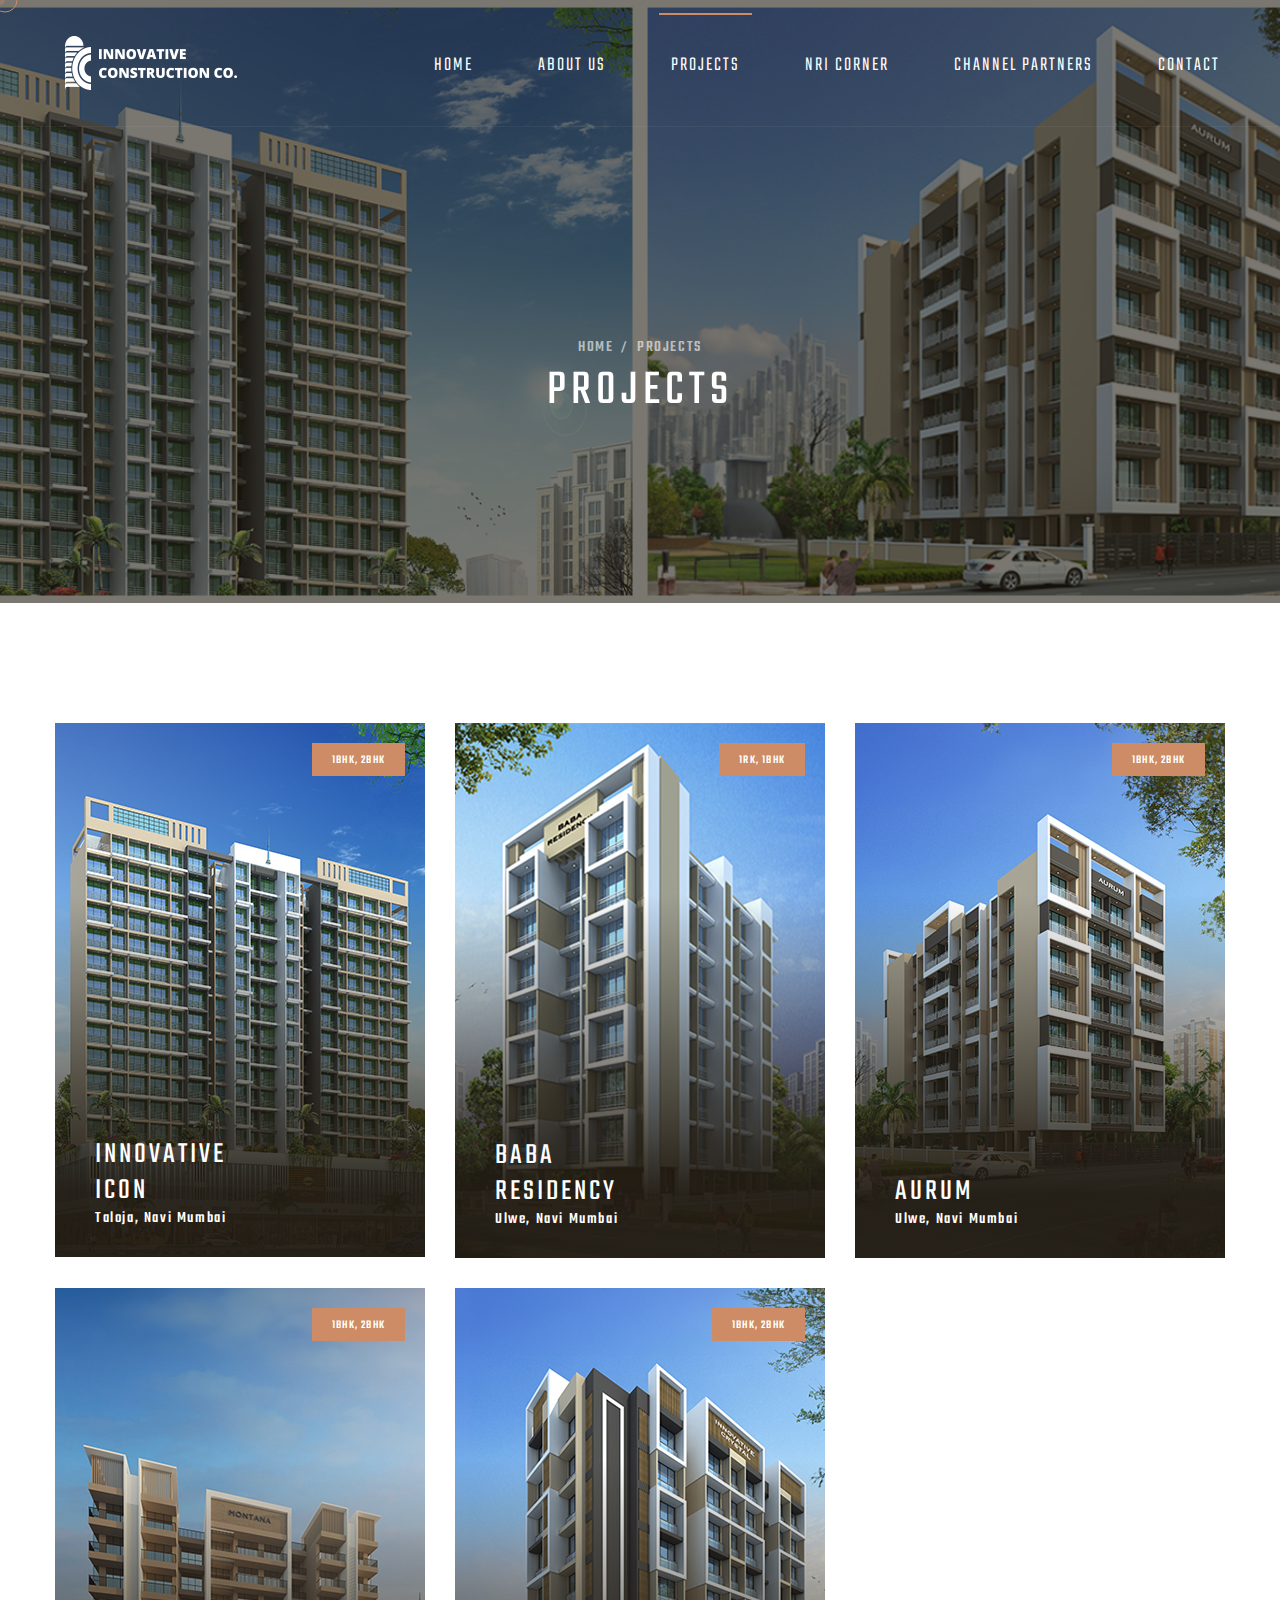
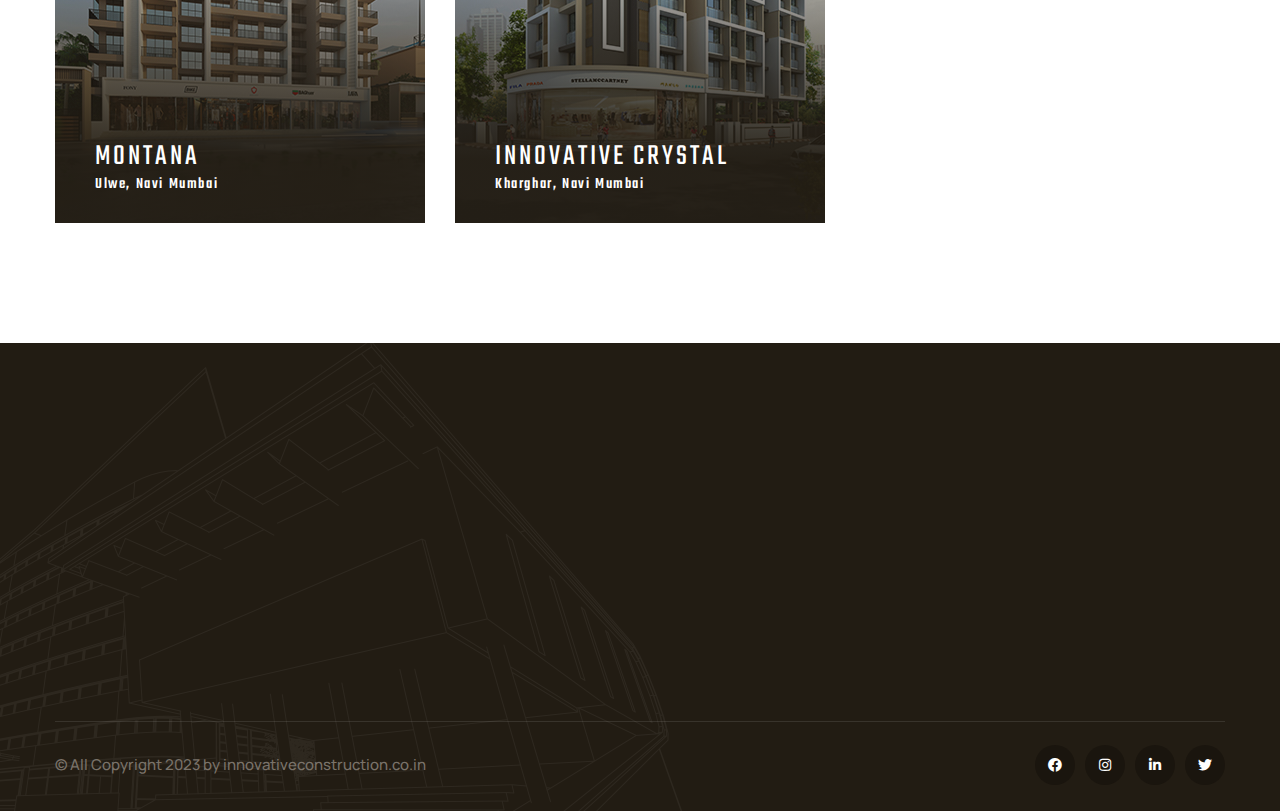
<file: under-construction.html>
<!DOCTYPE html>
<html lang="en">

<head>
    <meta charset="UTF-8" />
    <meta name="viewport" content="width=device-width, initial-scale=1.0" />
    <title>Innovative Construction | Under Constructions</title>
    <!-- favicons Icons -->
    <link rel="apple-touch-icon" sizes="180x180" href="assets/images/favicons/apple-touch-icon.png" />
    <link rel="icon" type="image/png" sizes="32x32" href="assets/images/favicons/favicon-32x32.png" />
    <link rel="icon" type="image/png" sizes="16x16" href="assets/images/favicons/favicon-16x16.png" />
    <link rel="manifest" href="assets/images/favicons/site.webmanifest" />
    <meta name="description" content="alipes HTML 5 Template " />

    <!-- fonts -->
    <link rel="preconnect" href="https://fonts.googleapis.com">

    <link rel="preconnect" href="https://fonts.gstatic.com" crossorigin>

    <link href="https://fonts.googleapis.com/css2?family=Manrope:wght@200;300;400;500;600;700;800&display=swap"
        rel="stylesheet">

    <link href="https://fonts.googleapis.com/css2?family=Teko:wght@300;400;500;600;700&display=swap" rel="stylesheet">
 
    <link rel="stylesheet" href="assets/vendors/bootstrap/css/bootstrap.min.css" />
    <link rel="stylesheet" href="assets/vendors/animate/animate.min.css" />
    <link rel="stylesheet" href="assets/vendors/animate/custom-animate.css" />
    <link rel="stylesheet" href="assets/vendors/fontawesome/css/all.min.css" />
    <link rel="stylesheet" href="assets/vendors/jarallax/jarallax.css" />
    <link rel="stylesheet" href="assets/vendors/jquery-magnific-popup/jquery.magnific-popup.css" />
    <link rel="stylesheet" href="assets/vendors/nouislider/nouislider.min.css" />
    <link rel="stylesheet" href="assets/vendors/nouislider/nouislider.pips.css" />
    <link rel="stylesheet" href="assets/vendors/odometer/odometer.min.css" />
    <link rel="stylesheet" href="assets/vendors/swiper/swiper.min.css" />
    <link rel="stylesheet" href="assets/vendors/alipes-icons/style.css">
    <link rel="stylesheet" href="assets/vendors/tiny-slider/tiny-slider.min.css" />
    <link rel="stylesheet" href="assets/vendors/reey-font/stylesheet.css" />
    <link rel="stylesheet" href="assets/vendors/owl-carousel/owl.carousel.min.css" />
    <link rel="stylesheet" href="assets/vendors/owl-carousel/owl.theme.default.min.css" />
    <link rel="stylesheet" href="assets/vendors/bxslider/jquery.bxslider.css" />
    <link rel="stylesheet" href="assets/vendors/bootstrap-select/css/bootstrap-select.min.css" />
    <link rel="stylesheet" href="assets/vendors/vegas/vegas.min.css" />
    <link rel="stylesheet" href="assets/vendors/jquery-ui/jquery-ui.css" />
    <link rel="stylesheet" href="assets/vendors/timepicker/timePicker.css" />
    <link rel="stylesheet" href="assets/vendors/nice-select/nice-select.css" />

    <!-- template styles -->
    <link rel="stylesheet" href="assets/css/alipes.css" />
    <link rel="stylesheet" href="assets/css/alipes-responsive.css" />
</head>

<body class="custom-cursor">

    <div class="custom-cursor__cursor"></div>
    <div class="custom-cursor__cursor-two"></div>





    <div class="preloader">
        <div class="preloader__image"></div>
    </div>
    <!-- /.preloader -->


    <div class="page-wrapper">
        <header class="main-header-two">
            <nav class="main-menu main-menu-two">
                <div class="main-menu-two__wrapper">
                    <div class="main-menu-two__wrapper-inner">
                        <div class="main-menu-two__logo">
                                <a href="index.html"><img src="assets/images/resources/logo-1.png" alt=""></a>
                            </div>
                        <div class="main-menu-two__left">
                            <div class="main-menu-two__main-menu-box">
                                <a href="#" class="mobile-nav__toggler"><i class="fa fa-bars"></i></a>
                                <ul class="main-menu__list">
                                    <li class="dropdown megamenu">
                                        <a href="index.html">Home </a>
                                    </li>
                                    <li>
                                        <a href="about.html">About Us</a>
                                    </li>
                                    <li class="dropdown current">
                                        <a href="#">Projects</a>
                                        <ul class="shadow-box">
                                            <li><a href="under-construction.html">Under Construction</a></li>
                                            <li><a href="completed.html">Completed</a></li>
                                        </ul>
                                    </li>
                                    <li class="dropdown">
                                        <a href="NRI-Corner.html">NRI Corner</a>
                                    </li>
                                    <li class="dropdown">
                                        <a href="channel-partners.html">Channel Partners</a>
                                    </li>
                                    <li>
                                        <a href="contact.html">Contact</a>
                                    </li>
                                </ul>
                            </div>
                        </div>
                        <!-- <div class="main-menu-two__right">
                            <div class="main-menu-two__search-cart-btn">
                                <div class="main-menu-two__search-cart-box">
                                    <div class="main-menu-two__search-box">
                                        <a href="#"
                                            class="main-menu-two__search search-toggler icon-magnifying-glass"></a>
                                    </div>
                                    <div class="main-menu-two__cart-box">
                                        <a href="cart.html" class="main-menu-two__cart icon-shopping-cart"></a>
                                    </div>
                                </div>
                                <div class="main-menu-two__btn-box">
                                    <a href="contact.html" class="thm-btn main-menu-two__btn">Schedule a Visit</a>
                                </div>
                            </div>
                        </div> -->
                    </div>
                </div>
            </nav>
        </header>

        <div class="stricky-header stricked-menu main-menu">
            <div class="sticky-header__content"></div><!-- /.sticky-header__content -->
        </div><!-- /.stricky-header -->

        <!--Page Header Start-->
        <section class="page-header">
            <div class="page-header-bg" style="background-image: url(assets/images/undercons/headers.jpg)">
            </div>
            <div class="page-header__overly"></div>
            <div class="container">
                <div class="page-header__inner">
                    <ul class="thm-breadcrumb list-unstyled">
                        <li><a href="index.html">Home</a></li>
                        <li><span>/</span></li>
                        <li>Projects</li>
                    </ul>
                    <h2>Projects</h2>
                </div>
            </div>
        </section>
        <!--Page Header End-->

        <!--Apartments Two Page Start-->
        <section class="apartments-two-page">
            <div class="container">
                <div class="row">
                    <!--Apartment One Single Start-->
                    <div class="col-xl-4 col-lg-6 col-md-6">
                        <div class="apartment-one__single">
                            <div class="apartment-one__img-box">
                                <div class="apartment-one__img">
                                    <img src="assets/images/undercons/Icon.jpg" alt="">
                                </div>
                                <div class="apartment-one__content">
                                    <div class="apartment-one__title-box">
                                        <h3 class="apartment-one__title"><a href="innovative-icon-details.html">Innovative <br> Icon</a></h3>
                                        <h6 class="text-white">Taloja, Navi Mumbai</h6>
                                    </div>
                                    <!-- <div class="apartment-one__arrow">
                                        <a href="apartment-details-1.html"><span class="icon-right-arrow"></span></a>
                                    </div> -->
                                </div>
                                <div class="apartment-one__btn-box">
                                    <a href="innovative-icon-details.html" class="thm-btn apartment-one__btn">1BHK, 2BHK</a>
                                </div>
                            </div>
                        </div>
                    </div>
                    <!--Apartment One Single End-->
                    <!--Apartment One Single Start-->
                    <div class="col-xl-4 col-lg-6 col-md-6">
                        <div class="apartment-one__single">
                            <div class="apartment-one__img-box">
                                <div class="apartment-one__img">
                                    <img src="assets/images/undercons/Baba.jpg" alt="">
                                </div>
                                <div class="apartment-one__content">
                                    <div class="apartment-one__title-box">
                                        <h3 class="apartment-one__title"><a href="baba-residency-details.html">Baba <br> Residency</a></h3>
                                        <h6 class="text-white">Ulwe, Navi Mumbai</h6>
                                    </div>
                                    <!-- <div class="apartment-one__arrow">
                                        <a href="apartment-details-1.html"><span class="icon-right-arrow"></span></a>
                                    </div> -->
                                </div>
                                <div class="apartment-one__btn-box">
                                    <a href="baba-residency-details.html" class="thm-btn apartment-one__btn">1RK, 1BHK</a>
                                </div>
                            </div>
                        </div>
                    </div>
                    <!--Apartment One Single End-->
                    <!--Apartment One Single Start-->
                    <div class="col-xl-4 col-lg-6 col-md-6">
                        <div class="apartment-one__single">
                            <div class="apartment-one__img-box">
                                <div class="apartment-one__img">
                                    <img src="assets/images/undercons/Aurum.jpg" alt="">
                                </div>
                                <div class="apartment-one__content">
                                    <div class="apartment-one__title-box">
                                        <h3 class="apartment-one__title"><a href="aurum-details.html">Aurum</a></h3>
                                        <h6 class="text-white">Ulwe, Navi Mumbai</h6>
                                    </div>
                                    <!-- <div class="apartment-one__arrow">
                                        <a href="apartment-details-1.html"><span class="icon-right-arrow"></span></a>
                                    </div> -->
                                </div>
                                <div class="apartment-one__btn-box">
                                    <a href="aurum-details.html" class="thm-btn apartment-one__btn">1BHK, 2BHK</a>
                                </div>
                            </div>
                        </div>
                    </div>
                    <!--Apartment One Single End-->
                    <!--Apartment One Single Start-->
                    <div class="col-xl-4 col-lg-6 col-md-6">
                        <div class="apartment-one__single">
                            <div class="apartment-one__img-box">
                                <div class="apartment-one__img">
                                    <img src="assets/images/undercons/montara.jpg" alt="">
                                </div>
                                <div class="apartment-one__content">
                                    <div class="apartment-one__title-box">
                                        <h3 class="apartment-one__title"><a href="monatara-details.html">Montana</a></h3>
                                        <h6 class="text-white">Ulwe, Navi Mumbai</h6>
                                    </div>
                                    <!-- <div class="apartment-one__arrow">
                                        <a href="apartment-details-1.html"><span class="icon-right-arrow"></span></a>
                                    </div> -->
                                </div>
                                <div class="apartment-one__btn-box">
                                    <a href="monatara-details.html" class="thm-btn apartment-one__btn">1BHK, 2BHK</a>
                                </div>
                            </div>
                        </div>
                    </div>
                    <!--Apartment One Single End-->
                    <!--Apartment One Single Start-->
                    <div class="col-xl-4 col-lg-6 col-md-6">
                        <div class="apartment-one__single">
                            <div class="apartment-one__img-box">
                                <div class="apartment-one__img">
                                    <img src="assets/images/undercons/crystal.jpg" alt="">
                                </div>
                                <div class="apartment-one__content">
                                    <div class="apartment-one__title-box">
                                        <h3 class="apartment-one__title"><a href="crystal-details.html">Innovative Crystal</a></h3>
                                        <h6 class="text-white">Kharghar, Navi Mumbai</h6>
                                    </div>
                                    <!-- <div class="apartment-one__arrow">
                                        <a href="apartment-details-1.html"><span class="icon-right-arrow"></span></a>
                                    </div> -->
                                </div>
                                <div class="apartment-one__btn-box">
                                    <a href="crystal-details.html" class="thm-btn apartment-one__btn">1BHK, 2BHK</a>
                                </div>
                            </div>
                        </div>
                    </div>
                    <!--Apartment One Single End-->
                </div>
            </div>
        </section>
        <!--Apartments Two Page End-->


        <!--Site Footer Start-->
        <footer class="site-footer">
            <div class="site-footer__shape-1 float-bob-x">
                <img src="assets/images/shapes/site-footer-shape-1.png" alt="">
            </div>
            <div class="container">
                <div class="site-footer__inner">
                    <div class="site-footer__top">
                        <div class="row">
                            <div class="col-xl-2 col-lg-2 col-md-6 wow fadeInUp" data-wow-delay="100ms">
                                <div class="footer-widget__column footer-widget__about">
                                    <div class="footer-widget__logo">
                                        <a href="index.html"><img src="assets/images/resources/footer-logo.png"
                                                alt=""></a>
                                    </div>
                                </div>
                            </div>
                            <div class="col-xl-3 col-lg-4 col-md-6 wow fadeInUp" data-wow-delay="200ms">
                                <div class="footer-widget__column footer-widget__explore">
                                    <div class="footer-widget__title-box">
                                        <h3 class="footer-widget__title">explore</h3>
                                    </div>
                                    <div class="footer-widget__explore-list-box">
                                        <ul class="footer-widget__explore-list list-unstyled">
                                            <li><a href="about.html">About us</a></li>
                                            <li><a href="contact.html">Contact</a></li>
                                            <li><a href="under-construction.html">Our Projects</a></li>
                                            <li><a href="completed.html">Developed Projects</a></li>
                                        </ul>
                                    </div>
                                </div>
                            </div>
							
							<div class="col-xl-3 col-lg-4 col-md-6 wow fadeInUp" data-wow-delay="200ms">
                                <div class="footer-widget__column footer-widget__explore">
                                    <div class="footer-widget__title-box">
                                        <h3 class="footer-widget__title">Quick Links</h3>
                                    </div>
                                    <div class="footer-widget__explore-list-box">
                                        <ul class="footer-widget__explore-list list-unstyled">
                                            <li><a href="NRI-Corner.html">NRI Corner</a></li>
                                            <li><a href="channel-partners.html">Channel Partners</a></li>
                                        </ul>
                                    </div>
                                </div>
                            </div>
							
							
                            <div class="col-xl-4 col-lg-3 col-md-6 wow fadeInUp" data-wow-delay="300ms">
                                <div class="footer-widget__column footer-widget__contact">
                                    <div class="footer-widget__title-box">
                                        <h3 class="footer-widget__title">Contact</h3>
                                    </div>
                                    <p class="footer-widget__contact-text">Innovative Palace, Plot No. 157, Sector 44, Seawoods, Nerul, Navi Mumbai 400 706</p>
                                    <ul class="footer-widget__contact-list list-unstyled">
                                        <li>
                                            <div class="icon">
                                                <span class="fas fa-envelope"></span>
                                            </div>
                                            <div class="text">
                                                <p><a href="mailto:sales@innovativeconstruction.co.in">sales@innovativeconstruction.co.in</a></p>
                                            </div>
                                        </li>
                                        <li>
                                            <div class="icon">
                                                <span class="icon-telephone"></span>
                                            </div>
                                            <div class="text">
                                                <p><a href="tel:8566 96 8566">8566 96 8566</a></p>
                                            </div>
                                        </li>
                                    </ul>
                                </div>
                            </div>
                            <!--<div class="col-xl-3 col-lg-3 col-md-6 wow fadeInUp" data-wow-delay="400ms">
                                <div class="footer-widget__column footer-widget__newsletter">
                                    <div class="footer-widget__title-box">
                                        <h3 class="footer-widget__title">newsletter</h3>
                                    </div>
                                    <form class="footer-widget__email-box">
                                        <div class="footer-widget__email-input-box">
                                            <input type="email" placeholder="Email Address" name="email">
                                        </div>
                                        <button type="submit"
                                            class="footer-widget__subscribe-btn thm-btn">Subscribe</button>
                                    </form>
                                </div>
                            </div>-->
                        </div>
                    </div>
                    <div class="site-footer__bottom">
                        <div class="site-footer__bottom-inner">
                            <div class="site-footer__bottom-left">
                                <p class="site-footer__bottom-text">© All Copyright 2023 by <a href="#">innovativeconstruction.co.in</a>
                                </p>
                            </div>
                            <div class="site-footer__bottom-right">
                                <div class="site-footer__social">
									<a href="https://www.facebook.com/Innovativeconstco/"><i class="fab fa-facebook"></i></a>
									<a href="https://www.instagram.com/innovative_construction_co/"><i class="fab fa-instagram"></i></a>
									<a href="https://www.linkedin.com/company/innovative-construction-company/"><i class="fab fa-linkedin-in"></i></a>
                                    <a href="https://twitter.com/InnovativeCon11"><i class="fab fa-twitter"></i></a>     
                                </div>
                            </div>
                        </div>
                    </div>
                </div>
            </div>
        </footer>
        <!--Site Footer End-->


    </div><!-- /.page-wrapper -->


    <div class="mobile-nav__wrapper">
        <div class="mobile-nav__overlay mobile-nav__toggler"></div>
        <!-- /.mobile-nav__overlay -->
        <div class="mobile-nav__content">
            <span class="mobile-nav__close mobile-nav__toggler"><i class="fa fa-times"></i></span>

            <div class="logo-box">
                <a href="index.html" aria-label="logo image"><img src="assets/images/resources/logo-1.png" width="40"
                        alt="" /></a>
            </div>
            <!-- /.logo-box -->
            <div class="mobile-nav__container"></div>
            <!-- /.mobile-nav__container -->

            <ul class="mobile-nav__contact list-unstyled">
                <li>
                    <i class="fa fa-envelope"></i>
                    <a href="mailto:sales@innovativeconstruction.co.in">sales@innovativeconstruction.co.in</a>
                </li>
                <li>
                    <i class="fa fa-phone-alt"></i>
                    <a href="tel:9819435797">9819435797</a> / <a href="tel:9819354988">9819354988</a>
                </li>
            </ul><!-- /.mobile-nav__contact -->
            <div class="mobile-nav__top">
                <div class="mobile-nav__social">
                    <a href="#" class="fab fa-twitter"></a>
                    <a href="#" class="fab fa-facebook-square"></a>
                    <a href="#" class="fab fa-pinterest-p"></a>
                    <a href="#" class="fab fa-instagram"></a>
                </div><!-- /.mobile-nav__social -->
            </div><!-- /.mobile-nav__top -->



        </div>
        <!-- /.mobile-nav__content -->
    </div>
    <!-- /.mobile-nav__wrapper -->

    <div class="search-popup">
        <div class="search-popup__overlay search-toggler"></div>
        <!-- /.search-popup__overlay -->
        <div class="search-popup__content">
            <form action="#">
                <label for="search" class="sr-only">search here</label><!-- /.sr-only -->
                <input type="text" id="search" placeholder="Search Here..." />
                <button type="submit" aria-label="search submit" class="thm-btn">
                    <i class="icon-magnifying-glass"></i>
                </button>
            </form>
        </div>
        <!-- /.search-popup__content -->
    </div>
    <!-- /.search-popup -->

    <a href="#" data-target="html" class="scroll-to-target scroll-to-top"><i class="icon-up-arrow"></i></a>


    <script src="assets/vendors/jquery/jquery-3.6.0.min.js"></script>
    <script src="assets/vendors/bootstrap/js/bootstrap.bundle.min.js"></script>
    <script src="assets/vendors/jarallax/jarallax.min.js"></script>
    <script src="assets/vendors/jquery-ajaxchimp/jquery.ajaxchimp.min.js"></script>
    <script src="assets/vendors/jquery-appear/jquery.appear.min.js"></script>
    <script src="assets/vendors/jquery-circle-progress/jquery.circle-progress.min.js"></script>
    <script src="assets/vendors/jquery-magnific-popup/jquery.magnific-popup.min.js"></script>
    <script src="assets/vendors/jquery-validate/jquery.validate.min.js"></script>
    <script src="assets/vendors/nouislider/nouislider.min.js"></script>
    <script src="assets/vendors/odometer/odometer.min.js"></script>
    <script src="assets/vendors/swiper/swiper.min.js"></script>
    <script src="assets/vendors/tiny-slider/tiny-slider.min.js"></script>
    <script src="assets/vendors/wnumb/wNumb.min.js"></script>
    <script src="assets/vendors/wow/wow.js"></script>
    <script src="assets/vendors/isotope/isotope.js"></script>
    <script src="assets/vendors/countdown/countdown.min.js"></script>
    <script src="assets/vendors/owl-carousel/owl.carousel.min.js"></script>
    <script src="assets/vendors/bxslider/jquery.bxslider.min.js"></script>
    <script src="assets/vendors/bootstrap-select/js/bootstrap-select.min.js"></script>
    <script src="assets/vendors/vegas/vegas.min.js"></script>
    <script src="assets/vendors/jquery-ui/jquery-ui.js"></script>
    <script src="assets/vendors/timepicker/timePicker.js"></script>
    <script src="assets/vendors/circleType/jquery.circleType.js"></script>
    <script src="assets/vendors/circleType/jquery.lettering.min.js"></script>
    <script src="assets/vendors/nice-select/jquery.nice-select.min.js"></script>




    <!-- template js -->
    <script src="assets/js/alipes.js"></script>
</body>

</html>
</file>
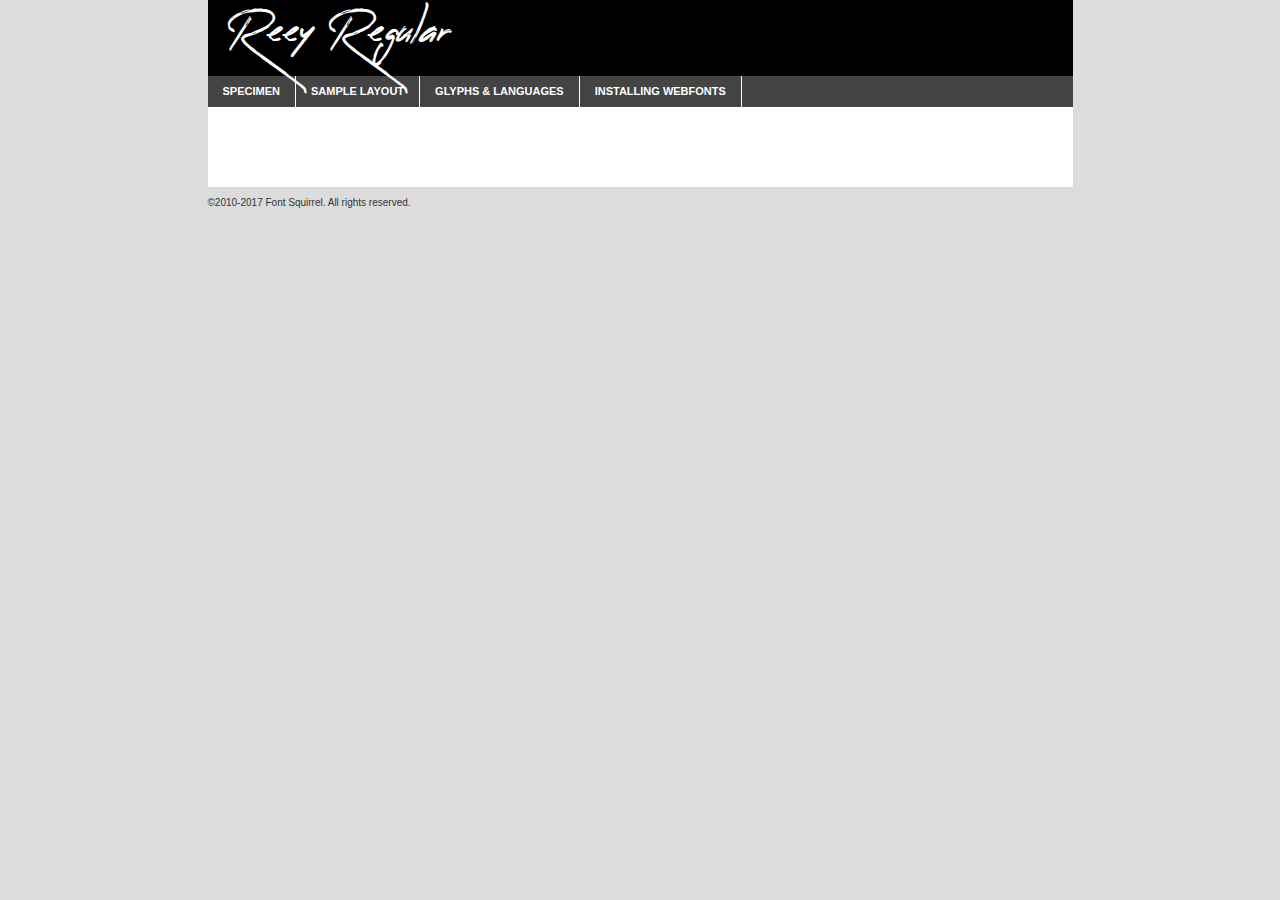
<file: assets/vendors/reey-font/reey-regular-demo.html>
<!DOCTYPE html PUBLIC "-//W3C//DTD XHTML 1.0 Transitional//EN"
	"http://www.w3.org/TR/xhtml1/DTD/xhtml1-transitional.dtd">

<html xmlns="http://www.w3.org/1999/xhtml" xml:lang="en" lang="en">
<head>
	<meta http-equiv="Content-Type" content="text/html; charset=utf-8" />
	<script src="http://ajax.googleapis.com/ajax/libs/jquery/1.7.2/jquery.min.js" type="text/javascript" charset="utf-8"></script>
	<script type="text/javascript">
	(function($){$.fn.easyTabs=function(option){var param=jQuery.extend({fadeSpeed:"fast",defaultContent:1,activeClass:'active'},option);$(this).each(function(){var thisId="#"+this.id;if(param.defaultContent==''){param.defaultContent=1;}
	if(typeof param.defaultContent=="number")
	{var defaultTab=$(thisId+" .tabs li:eq("+(param.defaultContent-1)+") a").attr('href').substr(1);}else{var defaultTab=param.defaultContent;}
	$(thisId+" .tabs li a").each(function(){var tabToHide=$(this).attr('href').substr(1);$("#"+tabToHide).addClass('easytabs-tab-content');});hideAll();changeContent(defaultTab);function hideAll(){$(thisId+" .easytabs-tab-content").hide();}
	function changeContent(tabId){hideAll();$(thisId+" .tabs li").removeClass(param.activeClass);$(thisId+" .tabs li a[href=#"+tabId+"]").closest('li').addClass(param.activeClass);if(param.fadeSpeed!="none")
	{$(thisId+" #"+tabId).fadeIn(param.fadeSpeed);}else{$(thisId+" #"+tabId).show();}}
	$(thisId+" .tabs li").click(function(){var tabId=$(this).find('a').attr('href').substr(1);changeContent(tabId);return false;});});}})(jQuery);
	</script>
	<link rel="stylesheet" href="specimen_files/specimen_stylesheet.css" type="text/css" charset="utf-8" />
	<link rel="stylesheet" href="stylesheet.css" type="text/css" charset="utf-8" />

	<style type="text/css">
					body{
				font-family: 'reeyregular';
							}
		</style>

	<title>Reey Regular Specimen</title>
	
	
	<script type="text/javascript" charset="utf-8">
		$(document).ready(function() {
			$('#container').easyTabs({defaultContent:1});
		});
	</script>
</head>

<body>
<div id="container">
	<div id="header">
		Reey Regular	</div>
	<ul class="tabs">
		<li><a href="#specimen">Specimen</a></li>
		<li><a href="#layout">Sample Layout</a></li>
				<li><a href="#glyphs">Glyphs &amp; Languages</a></li>
		<li><a href="#installing">Installing Webfonts</a></li>
		
	</ul>
	
	<div id="main_content">

		
			<div id="specimen">
		
				<div class="section">
					<div class="grid12 firstcol">
						<div class="huge">AaBb</div>
					</div>
				</div>
		
				<div class="section">
					<div class="glyph_range">A&#x200B;B&#x200b;C&#x200b;D&#x200b;E&#x200b;F&#x200b;G&#x200b;H&#x200b;I&#x200b;J&#x200b;K&#x200b;L&#x200b;M&#x200b;N&#x200b;O&#x200b;P&#x200b;Q&#x200b;R&#x200b;S&#x200b;T&#x200b;U&#x200b;V&#x200b;W&#x200b;X&#x200b;Y&#x200b;Z&#x200b;a&#x200b;b&#x200b;c&#x200b;d&#x200b;e&#x200b;f&#x200b;g&#x200b;h&#x200b;i&#x200b;j&#x200b;k&#x200b;l&#x200b;m&#x200b;n&#x200b;o&#x200b;p&#x200b;q&#x200b;r&#x200b;s&#x200b;t&#x200b;u&#x200b;v&#x200b;w&#x200b;x&#x200b;y&#x200b;z&#x200b;1&#x200b;2&#x200b;3&#x200b;4&#x200b;5&#x200b;6&#x200b;7&#x200b;8&#x200b;9&#x200b;0&#x200b;&amp;&#x200b;.&#x200b;,&#x200b;?&#x200b;!&#x200b;&#64;&#x200b;(&#x200b;)&#x200b;#&#x200b;$&#x200b;%&#x200b;*&#x200b;+&#x200b;-&#x200b;=&#x200b;:&#x200b;;</div>
				</div>
				<div class="section">
					<div class="grid12 firstcol">
						<table class="sample_table">
							<tr><td>10</td><td class="size10">abcdefghijklmnopqrstuvwxyzABCDEFGHIJKLMNOPQRSTUVWXYZ0123456789abcdefghijklmnopqrstuvwxyzABCDEFGHIJKLMNOPQRSTUVWXYZ0123456789abcdefghijklmnopqrstuvwxyzABCDEFGHIJKLMNOPQRSTUVWXYZ</td></tr>
							<tr><td>11</td><td class="size11">abcdefghijklmnopqrstuvwxyzABCDEFGHIJKLMNOPQRSTUVWXYZ0123456789abcdefghijklmnopqrstuvwxyzABCDEFGHIJKLMNOPQRSTUVWXYZ0123456789abcdefghijklmnopqrstuvwxyzABCDEFGHIJKLMNOPQRSTUVWXYZ</td></tr>
							<tr><td>12</td><td class="size12">abcdefghijklmnopqrstuvwxyzABCDEFGHIJKLMNOPQRSTUVWXYZ0123456789abcdefghijklmnopqrstuvwxyzABCDEFGHIJKLMNOPQRSTUVWXYZ0123456789abcdefghijklmnopqrstuvwxyzABCDEFGHIJKLMNOPQRSTUVWXYZ</td></tr>
							<tr><td>13</td><td class="size13">abcdefghijklmnopqrstuvwxyzABCDEFGHIJKLMNOPQRSTUVWXYZ0123456789abcdefghijklmnopqrstuvwxyzABCDEFGHIJKLMNOPQRSTUVWXYZ0123456789abcdefghijklmnopqrstuvwxyzABCDEFGHIJKLMNOPQRSTUVWXYZ</td></tr>
							<tr><td>14</td><td class="size14">abcdefghijklmnopqrstuvwxyzABCDEFGHIJKLMNOPQRSTUVWXYZ0123456789abcdefghijklmnopqrstuvwxyzABCDEFGHIJKLMNOPQRSTUVWXYZ0123456789abcdefghijklmnopqrstuvwxyzABCDEFGHIJKLMNOPQRSTUVWXYZ</td></tr>
							<tr><td>16</td><td class="size16">abcdefghijklmnopqrstuvwxyzABCDEFGHIJKLMNOPQRSTUVWXYZ0123456789abcdefghijklmnopqrstuvwxyzABCDEFGHIJKLMNOPQRSTUVWXYZ</td></tr>
							<tr><td>18</td><td class="size18">abcdefghijklmnopqrstuvwxyzABCDEFGHIJKLMNOPQRSTUVWXYZ0123456789abcdefghijklmnopqrstuvwxyzABCDEFGHIJKLMNOPQRSTUVWXYZ</td></tr>
							<tr><td>20</td><td class="size20">abcdefghijklmnopqrstuvwxyzABCDEFGHIJKLMNOPQRSTUVWXYZ0123456789abcdefghijklmnopqrstuvwxyzABCDEFGHIJKLMNOPQRSTUVWXYZ</td></tr>
							<tr><td>24</td><td class="size24">abcdefghijklmnopqrstuvwxyzABCDEFGHIJKLMNOPQRSTUVWXYZ0123456789abcdefghijklmnopqrstuvwxyzABCDEFGHIJKLMNOPQRSTUVWXYZ</td></tr>
							<tr><td>30</td><td class="size30">abcdefghijklmnopqrstuvwxyzABCDEFGHIJKLMNOPQRSTUVWXYZ0123456789abcdefghijklmnopqrstuvwxyzABCDEFGHIJKLMNOPQRSTUVWXYZ</td></tr>
							<tr><td>36</td><td class="size36">abcdefghijklmnopqrstuvwxyzABCDEFGHIJKLMNOPQRSTUVWXYZ0123456789abcdefghijklmnopqrstuvwxyzABCDEFGHIJKLMNOPQRSTUVWXYZ</td></tr>
							<tr><td>48</td><td class="size48">abcdefghijklmnopqrstuvwxyzABCDEFGHIJKLMNOPQRSTUVWXYZ0123456789abcdefghijklmnopqrstuvwxyzABCDEFGHIJKLMNOPQRSTUVWXYZ</td></tr>
							<tr><td>60</td><td class="size60">abcdefghijklmnopqrstuvwxyzABCDEFGHIJKLMNOPQRSTUVWXYZ0123456789abcdefghijklmnopqrstuvwxyzABCDEFGHIJKLMNOPQRSTUVWXYZ</td></tr>
							<tr><td>72</td><td class="size72">abcdefghijklmnopqrstuvwxyzABCDEFGHIJKLMNOPQRSTUVWXYZ0123456789abcdefghijklmnopqrstuvwxyzABCDEFGHIJKLMNOPQRSTUVWXYZ</td></tr>
							<tr><td>90</td><td class="size90">abcdefghijklmnopqrstuvwxyzABCDEFGHIJKLMNOPQRSTUVWXYZ0123456789abcdefghijklmnopqrstuvwxyzABCDEFGHIJKLMNOPQRSTUVWXYZ</td></tr>
						</table>
				
					</div>
			
				</div>
		
		
		
								<div class="section" id="bodycomparison">


										<div id="xheight">
				<div class="fontbody">&#x25FC;&#x25FC;&#x25FC;&#x25FC;&#x25FC;&#x25FC;&#x25FC;&#x25FC;&#x25FC;&#x25FC;&#x25FC;&#x25FC;&#x25FC;&#x25FC;&#x25FC;&#x25FC;&#x25FC;&#x25FC;&#x25FC;&#x25FC;&#x25FC;&#x25FC;&#x25FC;&#x25FC;&#x25FC;&#x25FC;&#x25FC;&#x25FC;&#x25FC;&#x25FC;&#x25FC;&#x25FC;&#x25FC;&#x25FC;&#x25FC;&#x25FC;&#x25FC;&#x25FC;&#x25FC;&#x25FC;&#x25FC;&#x25FC;&#x25FC;&#x25FC;&#x25FC;&#x25FC;&#x25FC;&#x25FC;&#x25FC;&#x25FC;&#x25FC;&#x25FC;&#x25FC;&#x25FC;&#x25FC;&#x25FC;&#x25FC;&#x25FC;&#x25FC;&#x25FC;&#x25FC;&#x25FC;&#x25FC;&#x25FC;&#x25FC;&#x25FC;&#x25FC;&#x25FC;&#x25FC;&#x25FC;&#x25FC;&#x25FC;&#x25FC;&#x25FC;&#x25FC;&#x25FC;&#x25FC;&#x25FC;&#x25FC;&#x25FC;&#x25FC;&#x25FC;&#x25FC;&#x25FC;&#x25FC;&#x25FC;&#x25FC;&#x25FC;&#x25FC;&#x25FC;&#x25FC;&#x25FC;&#x25FC;&#x25FC;&#x25FC;&#x25FC;&#x25FC;&#x25FC;&#x25FC;body</div><div class="arialbody">body</div><div class="verdanabody">body</div><div class="georgiabody">body</div></div>
										<div class="fontbody" style="z-index:1">
											body<span>Reey Regular</span>
										</div>
										<div class="arialbody" style="z-index:1">
											body<span>Arial</span>
										</div>
										<div class="verdanabody" style="z-index:1">
											body<span>Verdana</span>
										</div>
										<div class="georgiabody" style="z-index:1">
											body<span>Georgia</span>
										</div>



								</div>
		
		
				<div class="section psample psample_row1" id="">
					
					<div class="grid2 firstcol">
						<p class="size10"><span>10.</span>Aenean lacinia bibendum nulla sed consectetur. Fusce dapibus, tellus ac cursus commodo, tortor mauris condimentum nibh, ut fermentum massa justo sit amet risus. Nullam id dolor id nibh ultricies vehicula ut id elit. Cum sociis natoque penatibus et magnis dis parturient montes, nascetur ridiculus mus. Nulla vitae elit libero, a pharetra augue.</p>
			
					</div>
					<div class="grid3">
						<p class="size11"><span>11.</span>Aenean lacinia bibendum nulla sed consectetur. Fusce dapibus, tellus ac cursus commodo, tortor mauris condimentum nibh, ut fermentum massa justo sit amet risus. Nullam id dolor id nibh ultricies vehicula ut id elit. Cum sociis natoque penatibus et magnis dis parturient montes, nascetur ridiculus mus. Nulla vitae elit libero, a pharetra augue.</p>
			
					</div>
					<div class="grid3">
						<p class="size12"><span>12.</span>Aenean lacinia bibendum nulla sed consectetur. Fusce dapibus, tellus ac cursus commodo, tortor mauris condimentum nibh, ut fermentum massa justo sit amet risus. Nullam id dolor id nibh ultricies vehicula ut id elit. Cum sociis natoque penatibus et magnis dis parturient montes, nascetur ridiculus mus. Nulla vitae elit libero, a pharetra augue.</p>
			
					</div>
					<div class="grid4">
						<p class="size13"><span>13.</span>Aenean lacinia bibendum nulla sed consectetur. Fusce dapibus, tellus ac cursus commodo, tortor mauris condimentum nibh, ut fermentum massa justo sit amet risus. Nullam id dolor id nibh ultricies vehicula ut id elit. Cum sociis natoque penatibus et magnis dis parturient montes, nascetur ridiculus mus. Nulla vitae elit libero, a pharetra augue.</p>
			
					</div>
					<div class="white_blend"></div>
					
				</div>
				<div class="section psample psample_row2" id="">
					<div class="grid3 firstcol">
						<p class="size14"><span>14.</span>Aenean lacinia bibendum nulla sed consectetur. Fusce dapibus, tellus ac cursus commodo, tortor mauris condimentum nibh, ut fermentum massa justo sit amet risus. Nullam id dolor id nibh ultricies vehicula ut id elit. Cum sociis natoque penatibus et magnis dis parturient montes, nascetur ridiculus mus. Nulla vitae elit libero, a pharetra augue.</p>
			
					</div>
					<div class="grid4">
						<p class="size16"><span>16.</span>Aenean lacinia bibendum nulla sed consectetur. Fusce dapibus, tellus ac cursus commodo, tortor mauris condimentum nibh, ut fermentum massa justo sit amet risus. Nullam id dolor id nibh ultricies vehicula ut id elit. Cum sociis natoque penatibus et magnis dis parturient montes, nascetur ridiculus mus. Nulla vitae elit libero, a pharetra augue.</p>
			
					</div>
					<div class="grid5">
						<p class="size18"><span>18.</span>Aenean lacinia bibendum nulla sed consectetur. Fusce dapibus, tellus ac cursus commodo, tortor mauris condimentum nibh, ut fermentum massa justo sit amet risus. Nullam id dolor id nibh ultricies vehicula ut id elit. Cum sociis natoque penatibus et magnis dis parturient montes, nascetur ridiculus mus. Nulla vitae elit libero, a pharetra augue.</p>
			
					</div>

					<div class="white_blend"></div>

				</div>
				
				<div class="section psample psample_row3" id="">
					<div class="grid5 firstcol">
						<p class="size20"><span>20.</span>Aenean lacinia bibendum nulla sed consectetur. Fusce dapibus, tellus ac cursus commodo, tortor mauris condimentum nibh, ut fermentum massa justo sit amet risus. Nullam id dolor id nibh ultricies vehicula ut id elit. Cum sociis natoque penatibus et magnis dis parturient montes, nascetur ridiculus mus. Nulla vitae elit libero, a pharetra augue.</p>
					</div>
					<div class="grid7">
						<p class="size24"><span>24.</span>Aenean lacinia bibendum nulla sed consectetur. Fusce dapibus, tellus ac cursus commodo, tortor mauris condimentum nibh, ut fermentum massa justo sit amet risus. Nullam id dolor id nibh ultricies vehicula ut id elit. Cum sociis natoque penatibus et magnis dis parturient montes, nascetur ridiculus mus. Nulla vitae elit libero, a pharetra augue.</p>
					</div>
					
					<div class="white_blend"></div>
					
				</div>
				
				<div class="section psample psample_row4" id="">
					<div class="grid12 firstcol">
						<p class="size30"><span>30.</span>Aenean lacinia bibendum nulla sed consectetur. Fusce dapibus, tellus ac cursus commodo, tortor mauris condimentum nibh, ut fermentum massa justo sit amet risus. Nullam id dolor id nibh ultricies vehicula ut id elit. Cum sociis natoque penatibus et magnis dis parturient montes, nascetur ridiculus mus. Nulla vitae elit libero, a pharetra augue.</p>
					</div>
					<div class="white_blend"></div>
					
				</div>
				
				
				
				<div class="section psample psample_row1 fullreverse">
					<div class="grid2 firstcol">
						<p class="size10"><span>10.</span>Aenean lacinia bibendum nulla sed consectetur. Fusce dapibus, tellus ac cursus commodo, tortor mauris condimentum nibh, ut fermentum massa justo sit amet risus. Nullam id dolor id nibh ultricies vehicula ut id elit. Cum sociis natoque penatibus et magnis dis parturient montes, nascetur ridiculus mus. Nulla vitae elit libero, a pharetra augue.</p>
			
					</div>
					<div class="grid3">
						<p class="size11"><span>11.</span>Aenean lacinia bibendum nulla sed consectetur. Fusce dapibus, tellus ac cursus commodo, tortor mauris condimentum nibh, ut fermentum massa justo sit amet risus. Nullam id dolor id nibh ultricies vehicula ut id elit. Cum sociis natoque penatibus et magnis dis parturient montes, nascetur ridiculus mus. Nulla vitae elit libero, a pharetra augue.</p>
			
					</div>
					<div class="grid3">
						<p class="size12"><span>12.</span>Aenean lacinia bibendum nulla sed consectetur. Fusce dapibus, tellus ac cursus commodo, tortor mauris condimentum nibh, ut fermentum massa justo sit amet risus. Nullam id dolor id nibh ultricies vehicula ut id elit. Cum sociis natoque penatibus et magnis dis parturient montes, nascetur ridiculus mus. Nulla vitae elit libero, a pharetra augue.</p>
			
					</div>
					<div class="grid4">
						<p class="size13"><span>13.</span>Aenean lacinia bibendum nulla sed consectetur. Fusce dapibus, tellus ac cursus commodo, tortor mauris condimentum nibh, ut fermentum massa justo sit amet risus. Nullam id dolor id nibh ultricies vehicula ut id elit. Cum sociis natoque penatibus et magnis dis parturient montes, nascetur ridiculus mus. Nulla vitae elit libero, a pharetra augue.</p>
			
					</div>
					<div class="black_blend"></div>
					
				</div>
				
				<div class="section psample psample_row2 fullreverse">
					<div class="grid3 firstcol">
						<p class="size14"><span>14.</span>Aenean lacinia bibendum nulla sed consectetur. Fusce dapibus, tellus ac cursus commodo, tortor mauris condimentum nibh, ut fermentum massa justo sit amet risus. Nullam id dolor id nibh ultricies vehicula ut id elit. Cum sociis natoque penatibus et magnis dis parturient montes, nascetur ridiculus mus. Nulla vitae elit libero, a pharetra augue.</p>
			
					</div>
					<div class="grid4">
						<p class="size16"><span>16.</span>Aenean lacinia bibendum nulla sed consectetur. Fusce dapibus, tellus ac cursus commodo, tortor mauris condimentum nibh, ut fermentum massa justo sit amet risus. Nullam id dolor id nibh ultricies vehicula ut id elit. Cum sociis natoque penatibus et magnis dis parturient montes, nascetur ridiculus mus. Nulla vitae elit libero, a pharetra augue.</p>
			
					</div>
					<div class="grid5">
						<p class="size18"><span>18.</span>Aenean lacinia bibendum nulla sed consectetur. Fusce dapibus, tellus ac cursus commodo, tortor mauris condimentum nibh, ut fermentum massa justo sit amet risus. Nullam id dolor id nibh ultricies vehicula ut id elit. Cum sociis natoque penatibus et magnis dis parturient montes, nascetur ridiculus mus. Nulla vitae elit libero, a pharetra augue.</p>
			
					</div>
					<div class="black_blend"></div>

				</div>
				
				<div class="section psample fullreverse psample_row3" id="">
					<div class="grid5 firstcol">
						<p class="size20"><span>20.</span>Aenean lacinia bibendum nulla sed consectetur. Fusce dapibus, tellus ac cursus commodo, tortor mauris condimentum nibh, ut fermentum massa justo sit amet risus. Nullam id dolor id nibh ultricies vehicula ut id elit. Cum sociis natoque penatibus et magnis dis parturient montes, nascetur ridiculus mus. Nulla vitae elit libero, a pharetra augue.</p>
					</div>
					<div class="grid7">
						<p class="size24"><span>24.</span>Aenean lacinia bibendum nulla sed consectetur. Fusce dapibus, tellus ac cursus commodo, tortor mauris condimentum nibh, ut fermentum massa justo sit amet risus. Nullam id dolor id nibh ultricies vehicula ut id elit. Cum sociis natoque penatibus et magnis dis parturient montes, nascetur ridiculus mus. Nulla vitae elit libero, a pharetra augue.</p>
					</div>
					
					<div class="black_blend"></div>
					
				</div>
				
				<div class="section psample fullreverse psample_row4" id="" style="border-bottom: 20px #000 solid;">
					<div class="grid12 firstcol">
						<p class="size30"><span>30.</span>Aenean lacinia bibendum nulla sed consectetur. Fusce dapibus, tellus ac cursus commodo, tortor mauris condimentum nibh, ut fermentum massa justo sit amet risus. Nullam id dolor id nibh ultricies vehicula ut id elit. Cum sociis natoque penatibus et magnis dis parturient montes, nascetur ridiculus mus. Nulla vitae elit libero, a pharetra augue.</p>
					</div>
					<div class="black_blend"></div>
					
				</div>
				
				
				
				
			</div>
			
			<div id="layout">
				
				<div class="section">
					
					<div class="grid12 firstcol">
						<h1>Lorem Ipsum Dolor</h1>
						<h2>Etiam porta sem malesuada magna mollis euismod</h2>
						
						<p class="byline">By <a href="#link">Aenean Lacinia</a></p>
					</div>
				</div>
				<div class="section">
					<div class="grid8 firstcol">
						<p class="large">Donec sed odio dui. Morbi leo risus, porta ac consectetur ac, vestibulum at eros. Fusce dapibus, tellus ac cursus commodo, tortor mauris condimentum nibh, ut fermentum massa justo sit amet risus. </p>

						
						<h3>Pellentesque ornare sem</h3>

						<p>Maecenas sed diam eget risus varius blandit sit amet non magna. Maecenas faucibus mollis interdum. Donec ullamcorper nulla non metus auctor fringilla. Nullam id dolor id nibh ultricies vehicula ut id elit. Nullam id dolor id nibh ultricies vehicula ut id elit. </p>

						<p>Aenean eu leo quam. Pellentesque ornare sem lacinia quam venenatis vestibulum. Lorem ipsum dolor sit amet, consectetur adipiscing elit. Cum sociis natoque penatibus et magnis dis parturient montes, nascetur ridiculus mus. </p>

						<p>Nulla vitae elit libero, a pharetra augue. Praesent commodo cursus magna, vel scelerisque nisl consectetur et. Aenean lacinia bibendum nulla sed consectetur. </p>

						<p>Nullam quis risus eget urna mollis ornare vel eu leo. Nullam quis risus eget urna mollis ornare vel eu leo. Maecenas sed diam eget risus varius blandit sit amet non magna. Donec ullamcorper nulla non metus auctor fringilla. </p>

						<h3>Cras mattis consectetur</h3>

						<p>Aenean eu leo quam. Pellentesque ornare sem lacinia quam venenatis vestibulum. Aenean lacinia bibendum nulla sed consectetur. Integer posuere erat a ante venenatis dapibus posuere velit aliquet. Cras mattis consectetur purus sit amet fermentum. </p>

						<p>Nullam id dolor id nibh ultricies vehicula ut id elit. Nullam quis risus eget urna mollis ornare vel eu leo. Cras mattis consectetur purus sit amet fermentum.</p>
					</div>
					
					<div class="grid4 sidebar">
						
						<div class="box reverse">
							<p class="last">Nullam quis risus eget urna mollis ornare vel eu leo. Donec ullamcorper nulla non metus auctor fringilla. Cras mattis consectetur purus sit amet fermentum. Sed posuere consectetur est at lobortis. Lorem ipsum dolor sit amet, consectetur adipiscing elit. </p>
						</div>
						
						<p class="caption">Maecenas sed diam eget risus varius.</p>

						<p>Vestibulum id ligula porta felis euismod semper. Integer posuere erat a ante venenatis dapibus posuere velit aliquet. Vestibulum id ligula porta felis euismod semper. Sed posuere consectetur est at lobortis. Maecenas sed diam eget risus varius blandit sit amet non magna. Fusce dapibus, tellus ac cursus commodo, tortor mauris condimentum nibh, ut fermentum massa justo sit amet risus. </p>

					

						<p>Duis mollis, est non commodo luctus, nisi erat porttitor ligula, eget lacinia odio sem nec elit. Aenean lacinia bibendum nulla sed consectetur. Vivamus sagittis lacus vel augue laoreet rutrum faucibus dolor auctor. Aenean lacinia bibendum nulla sed consectetur. Nullam quis risus eget urna mollis ornare vel eu leo. </p>

						<p>Praesent commodo cursus magna, vel scelerisque nisl consectetur et. Donec ullamcorper nulla non metus auctor fringilla. Maecenas faucibus mollis interdum. Fusce dapibus, tellus ac cursus commodo, tortor mauris condimentum nibh, ut fermentum massa justo sit amet risus. </p>

					</div>
				</div>
				
			</div>


			



		<div id="glyphs">
			<div class="section">
				<div class="grid12 firstcol">
			
				<h1>Language Support</h1>
				<p>The subset of Reey Regular in this kit supports the following languages:<br />
			
					English, Arrernte, Bislama, Cebuano, Fijian, Gilbertese, Hmong, Ibanag, Iloko_ilokano, Interglossa_glosa, Interlingua, Lojban, Norfolk_pitcairnese, Oromo, Rotokas, Seychelles_creole, Shona, Somali, Southern_ndebele, Swahili, Swati_swazi, Tok_pisin, Warlpiri, Xhosa, Zulu, Latinbasic, Ubasic, Demo				</p>
				<h1>Glyph Chart</h1>
				<p>The subset of Reey Regular in this kit includes all the glyphs listed below. Unicode entities are included above each glyph to help you insert individual characters into your layout.</p>
				<div id="glyph_chart">
			
																				 <div><p>&amp;#32;</p>&#32;</div>
																				 <div><p>&amp;#33;</p>&#33;</div>
																				 <div><p>&amp;#34;</p>&#34;</div>
																				 <div><p>&amp;#35;</p>&#35;</div>
																				 <div><p>&amp;#36;</p>&#36;</div>
																				 <div><p>&amp;#37;</p>&#37;</div>
																				 <div><p>&amp;#38;</p>&#38;</div>
																				 <div><p>&amp;#39;</p>&#39;</div>
																				 <div><p>&amp;#40;</p>&#40;</div>
																				 <div><p>&amp;#41;</p>&#41;</div>
																				 <div><p>&amp;#42;</p>&#42;</div>
																				 <div><p>&amp;#43;</p>&#43;</div>
																				 <div><p>&amp;#44;</p>&#44;</div>
																				 <div><p>&amp;#45;</p>&#45;</div>
																				 <div><p>&amp;#46;</p>&#46;</div>
																				 <div><p>&amp;#47;</p>&#47;</div>
																				 <div><p>&amp;#48;</p>&#48;</div>
																				 <div><p>&amp;#49;</p>&#49;</div>
																				 <div><p>&amp;#50;</p>&#50;</div>
																				 <div><p>&amp;#51;</p>&#51;</div>
																				 <div><p>&amp;#52;</p>&#52;</div>
																				 <div><p>&amp;#53;</p>&#53;</div>
																				 <div><p>&amp;#54;</p>&#54;</div>
																				 <div><p>&amp;#55;</p>&#55;</div>
																				 <div><p>&amp;#56;</p>&#56;</div>
																				 <div><p>&amp;#57;</p>&#57;</div>
																				 <div><p>&amp;#58;</p>&#58;</div>
																				 <div><p>&amp;#59;</p>&#59;</div>
																				 <div><p>&amp;#60;</p>&#60;</div>
																				 <div><p>&amp;#61;</p>&#61;</div>
																				 <div><p>&amp;#62;</p>&#62;</div>
																				 <div><p>&amp;#63;</p>&#63;</div>
																				 <div><p>&amp;#64;</p>&#64;</div>
																				 <div><p>&amp;#65;</p>&#65;</div>
																				 <div><p>&amp;#66;</p>&#66;</div>
																				 <div><p>&amp;#67;</p>&#67;</div>
																				 <div><p>&amp;#68;</p>&#68;</div>
																				 <div><p>&amp;#69;</p>&#69;</div>
																				 <div><p>&amp;#70;</p>&#70;</div>
																				 <div><p>&amp;#71;</p>&#71;</div>
																				 <div><p>&amp;#72;</p>&#72;</div>
																				 <div><p>&amp;#73;</p>&#73;</div>
																				 <div><p>&amp;#74;</p>&#74;</div>
																				 <div><p>&amp;#75;</p>&#75;</div>
																				 <div><p>&amp;#76;</p>&#76;</div>
																				 <div><p>&amp;#77;</p>&#77;</div>
																				 <div><p>&amp;#78;</p>&#78;</div>
																				 <div><p>&amp;#79;</p>&#79;</div>
																				 <div><p>&amp;#80;</p>&#80;</div>
																				 <div><p>&amp;#81;</p>&#81;</div>
																				 <div><p>&amp;#82;</p>&#82;</div>
																				 <div><p>&amp;#83;</p>&#83;</div>
																				 <div><p>&amp;#84;</p>&#84;</div>
																				 <div><p>&amp;#85;</p>&#85;</div>
																				 <div><p>&amp;#86;</p>&#86;</div>
																				 <div><p>&amp;#87;</p>&#87;</div>
																				 <div><p>&amp;#88;</p>&#88;</div>
																				 <div><p>&amp;#89;</p>&#89;</div>
																				 <div><p>&amp;#90;</p>&#90;</div>
																				 <div><p>&amp;#91;</p>&#91;</div>
																				 <div><p>&amp;#92;</p>&#92;</div>
																				 <div><p>&amp;#93;</p>&#93;</div>
																				 <div><p>&amp;#94;</p>&#94;</div>
																				 <div><p>&amp;#95;</p>&#95;</div>
																				 <div><p>&amp;#96;</p>&#96;</div>
																				 <div><p>&amp;#97;</p>&#97;</div>
																				 <div><p>&amp;#98;</p>&#98;</div>
																				 <div><p>&amp;#99;</p>&#99;</div>
																				 <div><p>&amp;#100;</p>&#100;</div>
																				 <div><p>&amp;#101;</p>&#101;</div>
																				 <div><p>&amp;#102;</p>&#102;</div>
																				 <div><p>&amp;#103;</p>&#103;</div>
																				 <div><p>&amp;#104;</p>&#104;</div>
																				 <div><p>&amp;#105;</p>&#105;</div>
																				 <div><p>&amp;#106;</p>&#106;</div>
																				 <div><p>&amp;#107;</p>&#107;</div>
																				 <div><p>&amp;#108;</p>&#108;</div>
																				 <div><p>&amp;#109;</p>&#109;</div>
																				 <div><p>&amp;#110;</p>&#110;</div>
																				 <div><p>&amp;#111;</p>&#111;</div>
																				 <div><p>&amp;#112;</p>&#112;</div>
																				 <div><p>&amp;#113;</p>&#113;</div>
																				 <div><p>&amp;#114;</p>&#114;</div>
																				 <div><p>&amp;#115;</p>&#115;</div>
																				 <div><p>&amp;#116;</p>&#116;</div>
																				 <div><p>&amp;#117;</p>&#117;</div>
																				 <div><p>&amp;#118;</p>&#118;</div>
																				 <div><p>&amp;#119;</p>&#119;</div>
																				 <div><p>&amp;#120;</p>&#120;</div>
																				 <div><p>&amp;#121;</p>&#121;</div>
																				 <div><p>&amp;#122;</p>&#122;</div>
																				 <div><p>&amp;#123;</p>&#123;</div>
																				 <div><p>&amp;#124;</p>&#124;</div>
																				 <div><p>&amp;#125;</p>&#125;</div>
																				 <div><p>&amp;#126;</p>&#126;</div>
																				 <div><p>&amp;#160;</p>&#160;</div>
																				 <div><p>&amp;#161;</p>&#161;</div>
																				 <div><p>&amp;#162;</p>&#162;</div>
																				 <div><p>&amp;#163;</p>&#163;</div>
																				 <div><p>&amp;#164;</p>&#164;</div>
																				 <div><p>&amp;#165;</p>&#165;</div>
																				 <div><p>&amp;#166;</p>&#166;</div>
																				 <div><p>&amp;#167;</p>&#167;</div>
																				 <div><p>&amp;#168;</p>&#168;</div>
																				 <div><p>&amp;#169;</p>&#169;</div>
																				 <div><p>&amp;#171;</p>&#171;</div>
																				 <div><p>&amp;#173;</p>&#173;</div>
																				 <div><p>&amp;#174;</p>&#174;</div>
																				 <div><p>&amp;#176;</p>&#176;</div>
																				 <div><p>&amp;#177;</p>&#177;</div>
																				 <div><p>&amp;#180;</p>&#180;</div>
																				 <div><p>&amp;#183;</p>&#183;</div>
																				 <div><p>&amp;#184;</p>&#184;</div>
																				 <div><p>&amp;#187;</p>&#187;</div>
																				 <div><p>&amp;#191;</p>&#191;</div>
																				 <div><p>&amp;#215;</p>&#215;</div>
																				 <div><p>&amp;#224;</p>&#224;</div>
																				 <div><p>&amp;#225;</p>&#225;</div>
																				 <div><p>&amp;#226;</p>&#226;</div>
																				 <div><p>&amp;#227;</p>&#227;</div>
																				 <div><p>&amp;#228;</p>&#228;</div>
																				 <div><p>&amp;#229;</p>&#229;</div>
																				 <div><p>&amp;#231;</p>&#231;</div>
																				 <div><p>&amp;#232;</p>&#232;</div>
																				 <div><p>&amp;#233;</p>&#233;</div>
																				 <div><p>&amp;#234;</p>&#234;</div>
																				 <div><p>&amp;#235;</p>&#235;</div>
																				 <div><p>&amp;#236;</p>&#236;</div>
																				 <div><p>&amp;#237;</p>&#237;</div>
																				 <div><p>&amp;#238;</p>&#238;</div>
																				 <div><p>&amp;#239;</p>&#239;</div>
																				 <div><p>&amp;#241;</p>&#241;</div>
																				 <div><p>&amp;#242;</p>&#242;</div>
																				 <div><p>&amp;#243;</p>&#243;</div>
																				 <div><p>&amp;#244;</p>&#244;</div>
																				 <div><p>&amp;#245;</p>&#245;</div>
																				 <div><p>&amp;#246;</p>&#246;</div>
																				 <div><p>&amp;#247;</p>&#247;</div>
																				 <div><p>&amp;#249;</p>&#249;</div>
																				 <div><p>&amp;#250;</p>&#250;</div>
																				 <div><p>&amp;#251;</p>&#251;</div>
																				 <div><p>&amp;#252;</p>&#252;</div>
																				 <div><p>&amp;#253;</p>&#253;</div>
																				 <div><p>&amp;#255;</p>&#255;</div>
																				 <div><p>&amp;#710;</p>&#710;</div>
																				 <div><p>&amp;#732;</p>&#732;</div>
																				 <div><p>&amp;#8192;</p>&#8192;</div>
																				 <div><p>&amp;#8193;</p>&#8193;</div>
																				 <div><p>&amp;#8194;</p>&#8194;</div>
																				 <div><p>&amp;#8195;</p>&#8195;</div>
																				 <div><p>&amp;#8196;</p>&#8196;</div>
																				 <div><p>&amp;#8197;</p>&#8197;</div>
																				 <div><p>&amp;#8198;</p>&#8198;</div>
																				 <div><p>&amp;#8199;</p>&#8199;</div>
																				 <div><p>&amp;#8200;</p>&#8200;</div>
																				 <div><p>&amp;#8201;</p>&#8201;</div>
																				 <div><p>&amp;#8202;</p>&#8202;</div>
																				 <div><p>&amp;#8208;</p>&#8208;</div>
																				 <div><p>&amp;#8209;</p>&#8209;</div>
																				 <div><p>&amp;#8210;</p>&#8210;</div>
																				 <div><p>&amp;#8211;</p>&#8211;</div>
																				 <div><p>&amp;#8212;</p>&#8212;</div>
																				 <div><p>&amp;#8216;</p>&#8216;</div>
																				 <div><p>&amp;#8217;</p>&#8217;</div>
																				 <div><p>&amp;#8218;</p>&#8218;</div>
																				 <div><p>&amp;#8220;</p>&#8220;</div>
																				 <div><p>&amp;#8221;</p>&#8221;</div>
																				 <div><p>&amp;#8222;</p>&#8222;</div>
																				 <div><p>&amp;#8226;</p>&#8226;</div>
																				 <div><p>&amp;#8230;</p>&#8230;</div>
																				 <div><p>&amp;#8239;</p>&#8239;</div>
																				 <div><p>&amp;#8249;</p>&#8249;</div>
																				 <div><p>&amp;#8250;</p>&#8250;</div>
																				 <div><p>&amp;#8287;</p>&#8287;</div>
																				 <div><p>&amp;#8364;</p>&#8364;</div>
																				 <div><p>&amp;#8482;</p>&#8482;</div>
																				 <div><p>&amp;#9724;</p>&#9724;</div>
																																																</div>	
				</div>
		
		
			</div>
		</div>
		
		
		<div id="specs">
			
		</div>
	
		<div id="installing">
			<div class="section">
				<div class="grid7 firstcol">
					<h1>Installing Webfonts</h1>
					
					<p>Webfonts are supported by all major browser platforms but not all in the same way. There are currently four different font formats that must be included in order to target all browsers. This includes TTF, WOFF, EOT and SVG.</p>
					
					<h2>1. Upload your webfonts</h2>
					<p>You must upload your webfont kit to your website. They should be in or near the same directory as your CSS files.</p>
					
					<h2>2. Include the webfont stylesheet</h2>
					<p>A special CSS @font-face declaration helps the various browsers select the appropriate font it needs without causing you a bunch of headaches. Learn more about this syntax by reading the <a href="https://www.fontspring.com/blog/further-hardening-of-the-bulletproof-syntax">Fontspring blog post</a> about it. The code for it is as follows:</p>


<code>
@font-face{ 
	font-family: 'MyWebFont';
	src: url('WebFont.eot');
	src: url('WebFont.eot?#iefix') format('embedded-opentype'),
	     url('WebFont.woff') format('woff'),
	     url('WebFont.ttf') format('truetype'),
	     url('WebFont.svg#webfont') format('svg');
}
</code>

	<p>We've already gone ahead and generated the code for you. All you have to do is link to the stylesheet in your HTML, like this:</p>
	<code>&lt;link rel=&quot;stylesheet&quot; href=&quot;stylesheet.css&quot; type=&quot;text/css&quot; charset=&quot;utf-8&quot; /&gt;</code>

					<h2>3. Modify your own stylesheet</h2>
					<p>To take advantage of your new fonts, you must tell your stylesheet to use them. Look at the original @font-face declaration above and find the property called "font-family." The name linked there will be what you use to reference the font. Prepend that webfont name to the font stack in the "font-family" property, inside the selector you want to change. For example:</p>
<code>p { font-family: 'WebFont', Arial, sans-serif; }</code>

<h2>4. Test</h2>
<p>Getting webfonts to work cross-browser <em>can</em> be tricky. Use the information in the sidebar to help you if you find that fonts aren't loading in a particular browser.</p>
				</div>
				
				<div class="grid5 sidebar">
					<div class="box">
						<h2>Troubleshooting<br />Font-Face Problems</h2>
						<p>Having trouble getting your webfonts to load in your new website? Here are some tips to sort out what might be the problem.</p>

						<h3>Fonts not showing in any browser</h3>

						<p>This sounds like you need to work on the plumbing. You either did not upload the fonts to the correct directory, or you did not link the fonts properly in the CSS. If you've confirmed that all this is correct and you still have a problem, take a look at your .htaccess file and see if requests are getting intercepted.</p>

						<h3>Fonts not loading in iPhone or iPad</h3>

						<p>The most common problem here is that you are serving the fonts from an IIS server. IIS refuses to serve files that have unknown MIME types. If that is the case, you must set the MIME type for SVG to "image/svg+xml" in the server settings. Follow these instructions from Microsoft if you need help.</p>

						<h3>Fonts not loading in Firefox</h3>

						<p>The primary reason for this failure? You are still using a version Firefox older than 3.5. So upgrade already! If that isn't it, then you are very likely serving fonts from a different domain. Firefox requires that all font assets be served from the same domain. Lastly it is possible that you need to add WOFF to your list of MIME types (if you are serving via IIS.)</p>

						<h3>Fonts not loading in IE</h3>

						<p>Are you looking at Internet Explorer on an actual Windows machine or are you cheating by using a service like Adobe BrowserLab? Many of these screenshot services do not render @font-face for IE. Best to test it on a real machine.</p>

						<h3>Fonts not loading in IE9</h3>

						<p>IE9, like Firefox, requires that fonts be served from the same domain as the website. Make sure that is the case.</p>
					</div>
				</div>
			</div>
			
		</div>
	
	</div>
	<div id="footer">
		<p>&copy;2010-2017 Font Squirrel. All rights reserved.</p>
	</div>
</div>
</body>
</html>
</file>
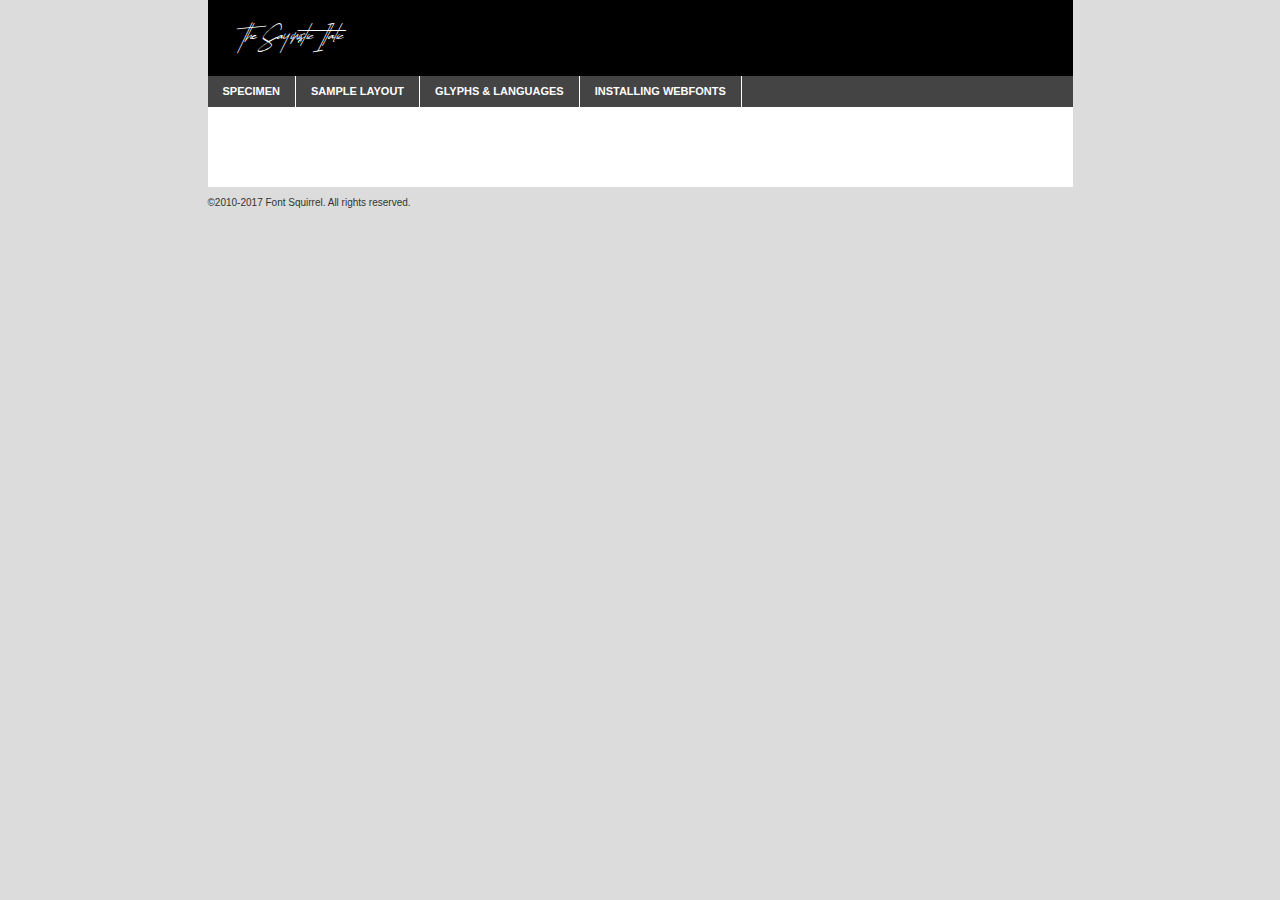
<file: assets/vendors/the-sayinistic-font/the_sayinistic_demo-demo.html>
<!DOCTYPE html PUBLIC "-//W3C//DTD XHTML 1.0 Transitional//EN"
	"http://www.w3.org/TR/xhtml1/DTD/xhtml1-transitional.dtd">

<html xmlns="http://www.w3.org/1999/xhtml" xml:lang="en" lang="en">
<head>
	<meta http-equiv="Content-Type" content="text/html; charset=utf-8" />
	<script src="http://ajax.googleapis.com/ajax/libs/jquery/1.7.2/jquery.min.js" type="text/javascript" charset="utf-8"></script>
	<script type="text/javascript">
	(function($){$.fn.easyTabs=function(option){var param=jQuery.extend({fadeSpeed:"fast",defaultContent:1,activeClass:'active'},option);$(this).each(function(){var thisId="#"+this.id;if(param.defaultContent==''){param.defaultContent=1;}
	if(typeof param.defaultContent=="number")
	{var defaultTab=$(thisId+" .tabs li:eq("+(param.defaultContent-1)+") a").attr('href').substr(1);}else{var defaultTab=param.defaultContent;}
	$(thisId+" .tabs li a").each(function(){var tabToHide=$(this).attr('href').substr(1);$("#"+tabToHide).addClass('easytabs-tab-content');});hideAll();changeContent(defaultTab);function hideAll(){$(thisId+" .easytabs-tab-content").hide();}
	function changeContent(tabId){hideAll();$(thisId+" .tabs li").removeClass(param.activeClass);$(thisId+" .tabs li a[href=#"+tabId+"]").closest('li').addClass(param.activeClass);if(param.fadeSpeed!="none")
	{$(thisId+" #"+tabId).fadeIn(param.fadeSpeed);}else{$(thisId+" #"+tabId).show();}}
	$(thisId+" .tabs li").click(function(){var tabId=$(this).find('a').attr('href').substr(1);changeContent(tabId);return false;});});}})(jQuery);
	</script>
	<link rel="stylesheet" href="specimen_files/specimen_stylesheet.css" type="text/css" charset="utf-8" />
	<link rel="stylesheet" href="stylesheet.css" type="text/css" charset="utf-8" />

	<style type="text/css">
					body{
				font-family: 'the_sayinisticitalic';
							}
		</style>

	<title>The Sayinistic Italic Specimen</title>
	
	
	<script type="text/javascript" charset="utf-8">
		$(document).ready(function() {
			$('#container').easyTabs({defaultContent:1});
		});
	</script>
</head>

<body>
<div id="container">
	<div id="header">
		The Sayinistic Italic	</div>
	<ul class="tabs">
		<li><a href="#specimen">Specimen</a></li>
		<li><a href="#layout">Sample Layout</a></li>
				<li><a href="#glyphs">Glyphs &amp; Languages</a></li>
		<li><a href="#installing">Installing Webfonts</a></li>
		
	</ul>
	
	<div id="main_content">

		
			<div id="specimen">
		
				<div class="section">
					<div class="grid12 firstcol">
						<div class="huge">AaBb</div>
					</div>
				</div>
		
				<div class="section">
					<div class="glyph_range">A&#x200B;B&#x200b;C&#x200b;D&#x200b;E&#x200b;F&#x200b;G&#x200b;H&#x200b;I&#x200b;J&#x200b;K&#x200b;L&#x200b;M&#x200b;N&#x200b;O&#x200b;P&#x200b;Q&#x200b;R&#x200b;S&#x200b;T&#x200b;U&#x200b;V&#x200b;W&#x200b;X&#x200b;Y&#x200b;Z&#x200b;a&#x200b;b&#x200b;c&#x200b;d&#x200b;e&#x200b;f&#x200b;g&#x200b;h&#x200b;i&#x200b;j&#x200b;k&#x200b;l&#x200b;m&#x200b;n&#x200b;o&#x200b;p&#x200b;q&#x200b;r&#x200b;s&#x200b;t&#x200b;u&#x200b;v&#x200b;w&#x200b;x&#x200b;y&#x200b;z&#x200b;1&#x200b;2&#x200b;3&#x200b;4&#x200b;5&#x200b;6&#x200b;7&#x200b;8&#x200b;9&#x200b;0&#x200b;&amp;&#x200b;.&#x200b;,&#x200b;?&#x200b;!&#x200b;&#64;&#x200b;(&#x200b;)&#x200b;#&#x200b;$&#x200b;%&#x200b;*&#x200b;+&#x200b;-&#x200b;=&#x200b;:&#x200b;;</div>
				</div>
				<div class="section">
					<div class="grid12 firstcol">
						<table class="sample_table">
							<tr><td>10</td><td class="size10">abcdefghijklmnopqrstuvwxyzABCDEFGHIJKLMNOPQRSTUVWXYZ0123456789abcdefghijklmnopqrstuvwxyzABCDEFGHIJKLMNOPQRSTUVWXYZ0123456789abcdefghijklmnopqrstuvwxyzABCDEFGHIJKLMNOPQRSTUVWXYZ</td></tr>
							<tr><td>11</td><td class="size11">abcdefghijklmnopqrstuvwxyzABCDEFGHIJKLMNOPQRSTUVWXYZ0123456789abcdefghijklmnopqrstuvwxyzABCDEFGHIJKLMNOPQRSTUVWXYZ0123456789abcdefghijklmnopqrstuvwxyzABCDEFGHIJKLMNOPQRSTUVWXYZ</td></tr>
							<tr><td>12</td><td class="size12">abcdefghijklmnopqrstuvwxyzABCDEFGHIJKLMNOPQRSTUVWXYZ0123456789abcdefghijklmnopqrstuvwxyzABCDEFGHIJKLMNOPQRSTUVWXYZ0123456789abcdefghijklmnopqrstuvwxyzABCDEFGHIJKLMNOPQRSTUVWXYZ</td></tr>
							<tr><td>13</td><td class="size13">abcdefghijklmnopqrstuvwxyzABCDEFGHIJKLMNOPQRSTUVWXYZ0123456789abcdefghijklmnopqrstuvwxyzABCDEFGHIJKLMNOPQRSTUVWXYZ0123456789abcdefghijklmnopqrstuvwxyzABCDEFGHIJKLMNOPQRSTUVWXYZ</td></tr>
							<tr><td>14</td><td class="size14">abcdefghijklmnopqrstuvwxyzABCDEFGHIJKLMNOPQRSTUVWXYZ0123456789abcdefghijklmnopqrstuvwxyzABCDEFGHIJKLMNOPQRSTUVWXYZ0123456789abcdefghijklmnopqrstuvwxyzABCDEFGHIJKLMNOPQRSTUVWXYZ</td></tr>
							<tr><td>16</td><td class="size16">abcdefghijklmnopqrstuvwxyzABCDEFGHIJKLMNOPQRSTUVWXYZ0123456789abcdefghijklmnopqrstuvwxyzABCDEFGHIJKLMNOPQRSTUVWXYZ</td></tr>
							<tr><td>18</td><td class="size18">abcdefghijklmnopqrstuvwxyzABCDEFGHIJKLMNOPQRSTUVWXYZ0123456789abcdefghijklmnopqrstuvwxyzABCDEFGHIJKLMNOPQRSTUVWXYZ</td></tr>
							<tr><td>20</td><td class="size20">abcdefghijklmnopqrstuvwxyzABCDEFGHIJKLMNOPQRSTUVWXYZ0123456789abcdefghijklmnopqrstuvwxyzABCDEFGHIJKLMNOPQRSTUVWXYZ</td></tr>
							<tr><td>24</td><td class="size24">abcdefghijklmnopqrstuvwxyzABCDEFGHIJKLMNOPQRSTUVWXYZ0123456789abcdefghijklmnopqrstuvwxyzABCDEFGHIJKLMNOPQRSTUVWXYZ</td></tr>
							<tr><td>30</td><td class="size30">abcdefghijklmnopqrstuvwxyzABCDEFGHIJKLMNOPQRSTUVWXYZ0123456789abcdefghijklmnopqrstuvwxyzABCDEFGHIJKLMNOPQRSTUVWXYZ</td></tr>
							<tr><td>36</td><td class="size36">abcdefghijklmnopqrstuvwxyzABCDEFGHIJKLMNOPQRSTUVWXYZ0123456789abcdefghijklmnopqrstuvwxyzABCDEFGHIJKLMNOPQRSTUVWXYZ</td></tr>
							<tr><td>48</td><td class="size48">abcdefghijklmnopqrstuvwxyzABCDEFGHIJKLMNOPQRSTUVWXYZ0123456789abcdefghijklmnopqrstuvwxyzABCDEFGHIJKLMNOPQRSTUVWXYZ</td></tr>
							<tr><td>60</td><td class="size60">abcdefghijklmnopqrstuvwxyzABCDEFGHIJKLMNOPQRSTUVWXYZ0123456789abcdefghijklmnopqrstuvwxyzABCDEFGHIJKLMNOPQRSTUVWXYZ</td></tr>
							<tr><td>72</td><td class="size72">abcdefghijklmnopqrstuvwxyzABCDEFGHIJKLMNOPQRSTUVWXYZ0123456789abcdefghijklmnopqrstuvwxyzABCDEFGHIJKLMNOPQRSTUVWXYZ</td></tr>
							<tr><td>90</td><td class="size90">abcdefghijklmnopqrstuvwxyzABCDEFGHIJKLMNOPQRSTUVWXYZ0123456789abcdefghijklmnopqrstuvwxyzABCDEFGHIJKLMNOPQRSTUVWXYZ</td></tr>
						</table>
				
					</div>
			
				</div>
		
		
		
								<div class="section" id="bodycomparison">


										<div id="xheight">
				<div class="fontbody">&#x25FC;&#x25FC;&#x25FC;&#x25FC;&#x25FC;&#x25FC;&#x25FC;&#x25FC;&#x25FC;&#x25FC;&#x25FC;&#x25FC;&#x25FC;&#x25FC;&#x25FC;&#x25FC;&#x25FC;&#x25FC;&#x25FC;&#x25FC;&#x25FC;&#x25FC;&#x25FC;&#x25FC;&#x25FC;&#x25FC;&#x25FC;&#x25FC;&#x25FC;&#x25FC;&#x25FC;&#x25FC;&#x25FC;&#x25FC;&#x25FC;&#x25FC;&#x25FC;&#x25FC;&#x25FC;&#x25FC;&#x25FC;&#x25FC;&#x25FC;&#x25FC;&#x25FC;&#x25FC;&#x25FC;&#x25FC;&#x25FC;&#x25FC;&#x25FC;&#x25FC;&#x25FC;&#x25FC;&#x25FC;&#x25FC;&#x25FC;&#x25FC;&#x25FC;&#x25FC;&#x25FC;&#x25FC;&#x25FC;&#x25FC;&#x25FC;&#x25FC;&#x25FC;&#x25FC;&#x25FC;&#x25FC;&#x25FC;&#x25FC;&#x25FC;&#x25FC;&#x25FC;&#x25FC;&#x25FC;&#x25FC;&#x25FC;&#x25FC;&#x25FC;&#x25FC;&#x25FC;&#x25FC;&#x25FC;&#x25FC;&#x25FC;&#x25FC;&#x25FC;&#x25FC;&#x25FC;&#x25FC;&#x25FC;&#x25FC;&#x25FC;&#x25FC;&#x25FC;&#x25FC;&#x25FC;body</div><div class="arialbody">body</div><div class="verdanabody">body</div><div class="georgiabody">body</div></div>
										<div class="fontbody" style="z-index:1">
											body<span>The Sayinistic Italic</span>
										</div>
										<div class="arialbody" style="z-index:1">
											body<span>Arial</span>
										</div>
										<div class="verdanabody" style="z-index:1">
											body<span>Verdana</span>
										</div>
										<div class="georgiabody" style="z-index:1">
											body<span>Georgia</span>
										</div>



								</div>
		
		
				<div class="section psample psample_row1" id="">
					
					<div class="grid2 firstcol">
						<p class="size10"><span>10.</span>Aenean lacinia bibendum nulla sed consectetur. Fusce dapibus, tellus ac cursus commodo, tortor mauris condimentum nibh, ut fermentum massa justo sit amet risus. Nullam id dolor id nibh ultricies vehicula ut id elit. Cum sociis natoque penatibus et magnis dis parturient montes, nascetur ridiculus mus. Nulla vitae elit libero, a pharetra augue.</p>
			
					</div>
					<div class="grid3">
						<p class="size11"><span>11.</span>Aenean lacinia bibendum nulla sed consectetur. Fusce dapibus, tellus ac cursus commodo, tortor mauris condimentum nibh, ut fermentum massa justo sit amet risus. Nullam id dolor id nibh ultricies vehicula ut id elit. Cum sociis natoque penatibus et magnis dis parturient montes, nascetur ridiculus mus. Nulla vitae elit libero, a pharetra augue.</p>
			
					</div>
					<div class="grid3">
						<p class="size12"><span>12.</span>Aenean lacinia bibendum nulla sed consectetur. Fusce dapibus, tellus ac cursus commodo, tortor mauris condimentum nibh, ut fermentum massa justo sit amet risus. Nullam id dolor id nibh ultricies vehicula ut id elit. Cum sociis natoque penatibus et magnis dis parturient montes, nascetur ridiculus mus. Nulla vitae elit libero, a pharetra augue.</p>
			
					</div>
					<div class="grid4">
						<p class="size13"><span>13.</span>Aenean lacinia bibendum nulla sed consectetur. Fusce dapibus, tellus ac cursus commodo, tortor mauris condimentum nibh, ut fermentum massa justo sit amet risus. Nullam id dolor id nibh ultricies vehicula ut id elit. Cum sociis natoque penatibus et magnis dis parturient montes, nascetur ridiculus mus. Nulla vitae elit libero, a pharetra augue.</p>
			
					</div>
					<div class="white_blend"></div>
					
				</div>
				<div class="section psample psample_row2" id="">
					<div class="grid3 firstcol">
						<p class="size14"><span>14.</span>Aenean lacinia bibendum nulla sed consectetur. Fusce dapibus, tellus ac cursus commodo, tortor mauris condimentum nibh, ut fermentum massa justo sit amet risus. Nullam id dolor id nibh ultricies vehicula ut id elit. Cum sociis natoque penatibus et magnis dis parturient montes, nascetur ridiculus mus. Nulla vitae elit libero, a pharetra augue.</p>
			
					</div>
					<div class="grid4">
						<p class="size16"><span>16.</span>Aenean lacinia bibendum nulla sed consectetur. Fusce dapibus, tellus ac cursus commodo, tortor mauris condimentum nibh, ut fermentum massa justo sit amet risus. Nullam id dolor id nibh ultricies vehicula ut id elit. Cum sociis natoque penatibus et magnis dis parturient montes, nascetur ridiculus mus. Nulla vitae elit libero, a pharetra augue.</p>
			
					</div>
					<div class="grid5">
						<p class="size18"><span>18.</span>Aenean lacinia bibendum nulla sed consectetur. Fusce dapibus, tellus ac cursus commodo, tortor mauris condimentum nibh, ut fermentum massa justo sit amet risus. Nullam id dolor id nibh ultricies vehicula ut id elit. Cum sociis natoque penatibus et magnis dis parturient montes, nascetur ridiculus mus. Nulla vitae elit libero, a pharetra augue.</p>
			
					</div>

					<div class="white_blend"></div>

				</div>
				
				<div class="section psample psample_row3" id="">
					<div class="grid5 firstcol">
						<p class="size20"><span>20.</span>Aenean lacinia bibendum nulla sed consectetur. Fusce dapibus, tellus ac cursus commodo, tortor mauris condimentum nibh, ut fermentum massa justo sit amet risus. Nullam id dolor id nibh ultricies vehicula ut id elit. Cum sociis natoque penatibus et magnis dis parturient montes, nascetur ridiculus mus. Nulla vitae elit libero, a pharetra augue.</p>
					</div>
					<div class="grid7">
						<p class="size24"><span>24.</span>Aenean lacinia bibendum nulla sed consectetur. Fusce dapibus, tellus ac cursus commodo, tortor mauris condimentum nibh, ut fermentum massa justo sit amet risus. Nullam id dolor id nibh ultricies vehicula ut id elit. Cum sociis natoque penatibus et magnis dis parturient montes, nascetur ridiculus mus. Nulla vitae elit libero, a pharetra augue.</p>
					</div>
					
					<div class="white_blend"></div>
					
				</div>
				
				<div class="section psample psample_row4" id="">
					<div class="grid12 firstcol">
						<p class="size30"><span>30.</span>Aenean lacinia bibendum nulla sed consectetur. Fusce dapibus, tellus ac cursus commodo, tortor mauris condimentum nibh, ut fermentum massa justo sit amet risus. Nullam id dolor id nibh ultricies vehicula ut id elit. Cum sociis natoque penatibus et magnis dis parturient montes, nascetur ridiculus mus. Nulla vitae elit libero, a pharetra augue.</p>
					</div>
					<div class="white_blend"></div>
					
				</div>
				
				
				
				<div class="section psample psample_row1 fullreverse">
					<div class="grid2 firstcol">
						<p class="size10"><span>10.</span>Aenean lacinia bibendum nulla sed consectetur. Fusce dapibus, tellus ac cursus commodo, tortor mauris condimentum nibh, ut fermentum massa justo sit amet risus. Nullam id dolor id nibh ultricies vehicula ut id elit. Cum sociis natoque penatibus et magnis dis parturient montes, nascetur ridiculus mus. Nulla vitae elit libero, a pharetra augue.</p>
			
					</div>
					<div class="grid3">
						<p class="size11"><span>11.</span>Aenean lacinia bibendum nulla sed consectetur. Fusce dapibus, tellus ac cursus commodo, tortor mauris condimentum nibh, ut fermentum massa justo sit amet risus. Nullam id dolor id nibh ultricies vehicula ut id elit. Cum sociis natoque penatibus et magnis dis parturient montes, nascetur ridiculus mus. Nulla vitae elit libero, a pharetra augue.</p>
			
					</div>
					<div class="grid3">
						<p class="size12"><span>12.</span>Aenean lacinia bibendum nulla sed consectetur. Fusce dapibus, tellus ac cursus commodo, tortor mauris condimentum nibh, ut fermentum massa justo sit amet risus. Nullam id dolor id nibh ultricies vehicula ut id elit. Cum sociis natoque penatibus et magnis dis parturient montes, nascetur ridiculus mus. Nulla vitae elit libero, a pharetra augue.</p>
			
					</div>
					<div class="grid4">
						<p class="size13"><span>13.</span>Aenean lacinia bibendum nulla sed consectetur. Fusce dapibus, tellus ac cursus commodo, tortor mauris condimentum nibh, ut fermentum massa justo sit amet risus. Nullam id dolor id nibh ultricies vehicula ut id elit. Cum sociis natoque penatibus et magnis dis parturient montes, nascetur ridiculus mus. Nulla vitae elit libero, a pharetra augue.</p>
			
					</div>
					<div class="black_blend"></div>
					
				</div>
				
				<div class="section psample psample_row2 fullreverse">
					<div class="grid3 firstcol">
						<p class="size14"><span>14.</span>Aenean lacinia bibendum nulla sed consectetur. Fusce dapibus, tellus ac cursus commodo, tortor mauris condimentum nibh, ut fermentum massa justo sit amet risus. Nullam id dolor id nibh ultricies vehicula ut id elit. Cum sociis natoque penatibus et magnis dis parturient montes, nascetur ridiculus mus. Nulla vitae elit libero, a pharetra augue.</p>
			
					</div>
					<div class="grid4">
						<p class="size16"><span>16.</span>Aenean lacinia bibendum nulla sed consectetur. Fusce dapibus, tellus ac cursus commodo, tortor mauris condimentum nibh, ut fermentum massa justo sit amet risus. Nullam id dolor id nibh ultricies vehicula ut id elit. Cum sociis natoque penatibus et magnis dis parturient montes, nascetur ridiculus mus. Nulla vitae elit libero, a pharetra augue.</p>
			
					</div>
					<div class="grid5">
						<p class="size18"><span>18.</span>Aenean lacinia bibendum nulla sed consectetur. Fusce dapibus, tellus ac cursus commodo, tortor mauris condimentum nibh, ut fermentum massa justo sit amet risus. Nullam id dolor id nibh ultricies vehicula ut id elit. Cum sociis natoque penatibus et magnis dis parturient montes, nascetur ridiculus mus. Nulla vitae elit libero, a pharetra augue.</p>
			
					</div>
					<div class="black_blend"></div>

				</div>
				
				<div class="section psample fullreverse psample_row3" id="">
					<div class="grid5 firstcol">
						<p class="size20"><span>20.</span>Aenean lacinia bibendum nulla sed consectetur. Fusce dapibus, tellus ac cursus commodo, tortor mauris condimentum nibh, ut fermentum massa justo sit amet risus. Nullam id dolor id nibh ultricies vehicula ut id elit. Cum sociis natoque penatibus et magnis dis parturient montes, nascetur ridiculus mus. Nulla vitae elit libero, a pharetra augue.</p>
					</div>
					<div class="grid7">
						<p class="size24"><span>24.</span>Aenean lacinia bibendum nulla sed consectetur. Fusce dapibus, tellus ac cursus commodo, tortor mauris condimentum nibh, ut fermentum massa justo sit amet risus. Nullam id dolor id nibh ultricies vehicula ut id elit. Cum sociis natoque penatibus et magnis dis parturient montes, nascetur ridiculus mus. Nulla vitae elit libero, a pharetra augue.</p>
					</div>
					
					<div class="black_blend"></div>
					
				</div>
				
				<div class="section psample fullreverse psample_row4" id="" style="border-bottom: 20px #000 solid;">
					<div class="grid12 firstcol">
						<p class="size30"><span>30.</span>Aenean lacinia bibendum nulla sed consectetur. Fusce dapibus, tellus ac cursus commodo, tortor mauris condimentum nibh, ut fermentum massa justo sit amet risus. Nullam id dolor id nibh ultricies vehicula ut id elit. Cum sociis natoque penatibus et magnis dis parturient montes, nascetur ridiculus mus. Nulla vitae elit libero, a pharetra augue.</p>
					</div>
					<div class="black_blend"></div>
					
				</div>
				
				
				
				
			</div>
			
			<div id="layout">
				
				<div class="section">
					
					<div class="grid12 firstcol">
						<h1>Lorem Ipsum Dolor</h1>
						<h2>Etiam porta sem malesuada magna mollis euismod</h2>
						
						<p class="byline">By <a href="#link">Aenean Lacinia</a></p>
					</div>
				</div>
				<div class="section">
					<div class="grid8 firstcol">
						<p class="large">Donec sed odio dui. Morbi leo risus, porta ac consectetur ac, vestibulum at eros. Fusce dapibus, tellus ac cursus commodo, tortor mauris condimentum nibh, ut fermentum massa justo sit amet risus. </p>

						
						<h3>Pellentesque ornare sem</h3>

						<p>Maecenas sed diam eget risus varius blandit sit amet non magna. Maecenas faucibus mollis interdum. Donec ullamcorper nulla non metus auctor fringilla. Nullam id dolor id nibh ultricies vehicula ut id elit. Nullam id dolor id nibh ultricies vehicula ut id elit. </p>

						<p>Aenean eu leo quam. Pellentesque ornare sem lacinia quam venenatis vestibulum. Lorem ipsum dolor sit amet, consectetur adipiscing elit. Cum sociis natoque penatibus et magnis dis parturient montes, nascetur ridiculus mus. </p>

						<p>Nulla vitae elit libero, a pharetra augue. Praesent commodo cursus magna, vel scelerisque nisl consectetur et. Aenean lacinia bibendum nulla sed consectetur. </p>

						<p>Nullam quis risus eget urna mollis ornare vel eu leo. Nullam quis risus eget urna mollis ornare vel eu leo. Maecenas sed diam eget risus varius blandit sit amet non magna. Donec ullamcorper nulla non metus auctor fringilla. </p>

						<h3>Cras mattis consectetur</h3>

						<p>Aenean eu leo quam. Pellentesque ornare sem lacinia quam venenatis vestibulum. Aenean lacinia bibendum nulla sed consectetur. Integer posuere erat a ante venenatis dapibus posuere velit aliquet. Cras mattis consectetur purus sit amet fermentum. </p>

						<p>Nullam id dolor id nibh ultricies vehicula ut id elit. Nullam quis risus eget urna mollis ornare vel eu leo. Cras mattis consectetur purus sit amet fermentum.</p>
					</div>
					
					<div class="grid4 sidebar">
						
						<div class="box reverse">
							<p class="last">Nullam quis risus eget urna mollis ornare vel eu leo. Donec ullamcorper nulla non metus auctor fringilla. Cras mattis consectetur purus sit amet fermentum. Sed posuere consectetur est at lobortis. Lorem ipsum dolor sit amet, consectetur adipiscing elit. </p>
						</div>
						
						<p class="caption">Maecenas sed diam eget risus varius.</p>

						<p>Vestibulum id ligula porta felis euismod semper. Integer posuere erat a ante venenatis dapibus posuere velit aliquet. Vestibulum id ligula porta felis euismod semper. Sed posuere consectetur est at lobortis. Maecenas sed diam eget risus varius blandit sit amet non magna. Fusce dapibus, tellus ac cursus commodo, tortor mauris condimentum nibh, ut fermentum massa justo sit amet risus. </p>

					

						<p>Duis mollis, est non commodo luctus, nisi erat porttitor ligula, eget lacinia odio sem nec elit. Aenean lacinia bibendum nulla sed consectetur. Vivamus sagittis lacus vel augue laoreet rutrum faucibus dolor auctor. Aenean lacinia bibendum nulla sed consectetur. Nullam quis risus eget urna mollis ornare vel eu leo. </p>

						<p>Praesent commodo cursus magna, vel scelerisque nisl consectetur et. Donec ullamcorper nulla non metus auctor fringilla. Maecenas faucibus mollis interdum. Fusce dapibus, tellus ac cursus commodo, tortor mauris condimentum nibh, ut fermentum massa justo sit amet risus. </p>

					</div>
				</div>
				
			</div>


			



		<div id="glyphs">
			<div class="section">
				<div class="grid12 firstcol">
			
				<h1>Language Support</h1>
				<p>The subset of The Sayinistic Italic in this kit supports the following languages:<br />
			
					English, Arrernte, Bislama, Cebuano, Fijian, Gilbertese, Hmong, Ibanag, Iloko_ilokano, Interglossa_glosa, Interlingua, Lojban, Norfolk_pitcairnese, Oromo, Rotokas, Seychelles_creole, Shona, Somali, Southern_ndebele, Swahili, Swati_swazi, Tok_pisin, Warlpiri, Xhosa, Zulu, Latinbasic, Demo				</p>
				<h1>Glyph Chart</h1>
				<p>The subset of The Sayinistic Italic in this kit includes all the glyphs listed below. Unicode entities are included above each glyph to help you insert individual characters into your layout.</p>
				<div id="glyph_chart">
			
																														 <div><p>&amp;#13;</p>&#13;</div>
																				 <div><p>&amp;#32;</p>&#32;</div>
																				 <div><p>&amp;#65;</p>&#65;</div>
																				 <div><p>&amp;#66;</p>&#66;</div>
																				 <div><p>&amp;#67;</p>&#67;</div>
																				 <div><p>&amp;#68;</p>&#68;</div>
																				 <div><p>&amp;#69;</p>&#69;</div>
																				 <div><p>&amp;#70;</p>&#70;</div>
																				 <div><p>&amp;#71;</p>&#71;</div>
																				 <div><p>&amp;#72;</p>&#72;</div>
																				 <div><p>&amp;#73;</p>&#73;</div>
																				 <div><p>&amp;#74;</p>&#74;</div>
																				 <div><p>&amp;#75;</p>&#75;</div>
																				 <div><p>&amp;#76;</p>&#76;</div>
																				 <div><p>&amp;#77;</p>&#77;</div>
																				 <div><p>&amp;#78;</p>&#78;</div>
																				 <div><p>&amp;#79;</p>&#79;</div>
																				 <div><p>&amp;#80;</p>&#80;</div>
																				 <div><p>&amp;#81;</p>&#81;</div>
																				 <div><p>&amp;#82;</p>&#82;</div>
																				 <div><p>&amp;#83;</p>&#83;</div>
																				 <div><p>&amp;#84;</p>&#84;</div>
																				 <div><p>&amp;#85;</p>&#85;</div>
																				 <div><p>&amp;#86;</p>&#86;</div>
																				 <div><p>&amp;#87;</p>&#87;</div>
																				 <div><p>&amp;#88;</p>&#88;</div>
																				 <div><p>&amp;#89;</p>&#89;</div>
																				 <div><p>&amp;#90;</p>&#90;</div>
																				 <div><p>&amp;#97;</p>&#97;</div>
																				 <div><p>&amp;#98;</p>&#98;</div>
																				 <div><p>&amp;#99;</p>&#99;</div>
																				 <div><p>&amp;#100;</p>&#100;</div>
																				 <div><p>&amp;#101;</p>&#101;</div>
																				 <div><p>&amp;#102;</p>&#102;</div>
																				 <div><p>&amp;#103;</p>&#103;</div>
																				 <div><p>&amp;#104;</p>&#104;</div>
																				 <div><p>&amp;#105;</p>&#105;</div>
																				 <div><p>&amp;#106;</p>&#106;</div>
																				 <div><p>&amp;#107;</p>&#107;</div>
																				 <div><p>&amp;#108;</p>&#108;</div>
																				 <div><p>&amp;#109;</p>&#109;</div>
																				 <div><p>&amp;#110;</p>&#110;</div>
																				 <div><p>&amp;#111;</p>&#111;</div>
																				 <div><p>&amp;#112;</p>&#112;</div>
																				 <div><p>&amp;#113;</p>&#113;</div>
																				 <div><p>&amp;#114;</p>&#114;</div>
																				 <div><p>&amp;#115;</p>&#115;</div>
																				 <div><p>&amp;#116;</p>&#116;</div>
																				 <div><p>&amp;#117;</p>&#117;</div>
																				 <div><p>&amp;#118;</p>&#118;</div>
																				 <div><p>&amp;#119;</p>&#119;</div>
																				 <div><p>&amp;#120;</p>&#120;</div>
																				 <div><p>&amp;#121;</p>&#121;</div>
																				 <div><p>&amp;#122;</p>&#122;</div>
																				 <div><p>&amp;#160;</p>&#160;</div>
																				 <div><p>&amp;#8192;</p>&#8192;</div>
																				 <div><p>&amp;#8193;</p>&#8193;</div>
																				 <div><p>&amp;#8194;</p>&#8194;</div>
																				 <div><p>&amp;#8195;</p>&#8195;</div>
																				 <div><p>&amp;#8196;</p>&#8196;</div>
																				 <div><p>&amp;#8197;</p>&#8197;</div>
																				 <div><p>&amp;#8198;</p>&#8198;</div>
																				 <div><p>&amp;#8199;</p>&#8199;</div>
																				 <div><p>&amp;#8200;</p>&#8200;</div>
																				 <div><p>&amp;#8201;</p>&#8201;</div>
																				 <div><p>&amp;#8202;</p>&#8202;</div>
																				 <div><p>&amp;#8239;</p>&#8239;</div>
																				 <div><p>&amp;#8287;</p>&#8287;</div>
																				 <div><p>&amp;#9724;</p>&#9724;</div>
																																						</div>	
				</div>
		
		
			</div>
		</div>
		
		
		<div id="specs">
			
		</div>
	
		<div id="installing">
			<div class="section">
				<div class="grid7 firstcol">
					<h1>Installing Webfonts</h1>
					
					<p>Webfonts are supported by all major browser platforms but not all in the same way. There are currently four different font formats that must be included in order to target all browsers. This includes TTF, WOFF, EOT and SVG.</p>
					
					<h2>1. Upload your webfonts</h2>
					<p>You must upload your webfont kit to your website. They should be in or near the same directory as your CSS files.</p>
					
					<h2>2. Include the webfont stylesheet</h2>
					<p>A special CSS @font-face declaration helps the various browsers select the appropriate font it needs without causing you a bunch of headaches. Learn more about this syntax by reading the <a href="https://www.fontspring.com/blog/further-hardening-of-the-bulletproof-syntax">Fontspring blog post</a> about it. The code for it is as follows:</p>


<code>
@font-face{ 
	font-family: 'MyWebFont';
	src: url('WebFont.eot');
	src: url('WebFont.eot?#iefix') format('embedded-opentype'),
	     url('WebFont.woff') format('woff'),
	     url('WebFont.ttf') format('truetype'),
	     url('WebFont.svg#webfont') format('svg');
}
</code>

	<p>We've already gone ahead and generated the code for you. All you have to do is link to the stylesheet in your HTML, like this:</p>
	<code>&lt;link rel=&quot;stylesheet&quot; href=&quot;stylesheet.css&quot; type=&quot;text/css&quot; charset=&quot;utf-8&quot; /&gt;</code>

					<h2>3. Modify your own stylesheet</h2>
					<p>To take advantage of your new fonts, you must tell your stylesheet to use them. Look at the original @font-face declaration above and find the property called "font-family." The name linked there will be what you use to reference the font. Prepend that webfont name to the font stack in the "font-family" property, inside the selector you want to change. For example:</p>
<code>p { font-family: 'WebFont', Arial, sans-serif; }</code>

<h2>4. Test</h2>
<p>Getting webfonts to work cross-browser <em>can</em> be tricky. Use the information in the sidebar to help you if you find that fonts aren't loading in a particular browser.</p>
				</div>
				
				<div class="grid5 sidebar">
					<div class="box">
						<h2>Troubleshooting<br />Font-Face Problems</h2>
						<p>Having trouble getting your webfonts to load in your new website? Here are some tips to sort out what might be the problem.</p>

						<h3>Fonts not showing in any browser</h3>

						<p>This sounds like you need to work on the plumbing. You either did not upload the fonts to the correct directory, or you did not link the fonts properly in the CSS. If you've confirmed that all this is correct and you still have a problem, take a look at your .htaccess file and see if requests are getting intercepted.</p>

						<h3>Fonts not loading in iPhone or iPad</h3>

						<p>The most common problem here is that you are serving the fonts from an IIS server. IIS refuses to serve files that have unknown MIME types. If that is the case, you must set the MIME type for SVG to "image/svg+xml" in the server settings. Follow these instructions from Microsoft if you need help.</p>

						<h3>Fonts not loading in Firefox</h3>

						<p>The primary reason for this failure? You are still using a version Firefox older than 3.5. So upgrade already! If that isn't it, then you are very likely serving fonts from a different domain. Firefox requires that all font assets be served from the same domain. Lastly it is possible that you need to add WOFF to your list of MIME types (if you are serving via IIS.)</p>

						<h3>Fonts not loading in IE</h3>

						<p>Are you looking at Internet Explorer on an actual Windows machine or are you cheating by using a service like Adobe BrowserLab? Many of these screenshot services do not render @font-face for IE. Best to test it on a real machine.</p>

						<h3>Fonts not loading in IE9</h3>

						<p>IE9, like Firefox, requires that fonts be served from the same domain as the website. Make sure that is the case.</p>
					</div>
				</div>
			</div>
			
		</div>
	
	</div>
	<div id="footer">
		<p>&copy;2010-2017 Font Squirrel. All rights reserved.</p>
	</div>
</div>
</body>
</html>
</file>
<file: assets/vendors/jarallax/jarallax.css>
.jarallax {
    position: relative;
    z-index: 0;
}
.jarallax > .jarallax-img {
    position: absolute;
    object-fit: cover;
    /* support for plugin https://github.com/bfred-it/object-fit-images */
    font-family: 'object-fit: cover;';
    top: 0;
    left: 0;
    width: 100%;
    height: 100%;
    z-index: -1;
}
</file>
<file: assets/vendors/nouislider/nouislider.pips.css>
/* Base;
 *
 */
.noUi-pips,
.noUi-pips * {
-moz-box-sizing: border-box;
	box-sizing: border-box;
}
.noUi-pips {
	position: absolute;
	font: 400 12px Arial;
	color: #999;
}

/* Values;
 *
 */
.noUi-value {
	width: 40px;
	position: absolute;
	text-align: center;
}
.noUi-value-sub {
	color: #ccc;
	font-size: 10px;
}

/* Markings;
 *
 */
.noUi-marker {
	position: absolute;
	background: #CCC;
}
.noUi-marker-sub {
	background: #AAA;
}
.noUi-marker-large {
	background: #AAA;
}

/* Horizontal layout;
 *
 */
.noUi-pips-horizontal {
	padding: 10px 0;
	height: 50px;
	top: 100%;
	left: 0;
	width: 100%;
}
.noUi-value-horizontal {
	margin-left: -20px;
	padding-top: 20px;
}
.noUi-value-horizontal.noUi-value-sub {
	padding-top: 15px;
}

.noUi-marker-horizontal.noUi-marker {
	margin-left: -1px;
	width: 2px;
	height: 5px;
}
.noUi-marker-horizontal.noUi-marker-sub {
	height: 10px;
}
.noUi-marker-horizontal.noUi-marker-large {
	height: 15px;
}

/* Vertical layout;
 *
 */
.noUi-pips-vertical {
	padding: 0 10px;
	height: 100%;
	top: 0;
	left: 100%;
}
.noUi-value-vertical {
	width: 15px;
	margin-left: 20px;
	margin-top: -5px;
}

.noUi-marker-vertical.noUi-marker {
	width: 5px;
	height: 2px;
	margin-top: -1px;
}
.noUi-marker-vertical.noUi-marker-sub {
	width: 10px;
}
.noUi-marker-vertical.noUi-marker-large {
	width: 15px;
}
</file>
<file: assets/vendors/alipes-icons/style.css>
@font-face {
  font-family: 'icomoon';
  src: url('fonts/icomoon.eot?orkqwr');
  src: url('fonts/icomoon.eot?orkqwr#iefix') format('embedded-opentype'),
    url('fonts/icomoon.ttf?orkqwr') format('truetype'),
    url('fonts/icomoon.woff?orkqwr') format('woff'),
    url('fonts/icomoon.svg?orkqwr#icomoon') format('svg');
  font-weight: normal;
  font-style: normal;
  font-display: block;
}

[class^="icon-"],
[class*=" icon-"] {
  /* use !important to prevent issues with browser extensions that change fonts */
  font-family: 'icomoon' !important;
  speak: never;
  font-style: normal;
  font-weight: normal;
  font-variant: normal;
  text-transform: none;
  line-height: 1;

  /* Better Font Rendering =========== */
  -webkit-font-smoothing: antialiased;
  -moz-osx-font-smoothing: grayscale;
}




.icon-shopping-cart:before {
  content: "\e900";
}
.icon-magnifying-glass:before {
  content: "\e901";
}
.icon-right-arrow:before {
  content: "\e902";
}
.icon-left-arrow:before {
  content: "\e91e";
}
.icon-up-arrow:before {
  content: "\e91f";
}
.icon-down-arrow:before {
  content: "\e920";
}
.icon-car-parking:before {
  content: "\e903";
}
.icon-ruler:before {
  content: "\e904";
}
.icon-condominium:before {
  content: "\e905";
}
.icon-bedroom:before {
  content: "\e906";
}
.icon-quote:before {
  content: "\e907";
}
.icon-telephone:before {
  content: "\e908";
}
.icon-email:before {
  content: "\e909";
}
.icon-residential:before {
  content: "\e90a";
}
.icon-sustainable:before {
  content: "\e90b";
}
.icon-world:before {
  content: "\e90c";
}
.icon-home-automation:before {
  content: "\e90d";
}
.icon-electric-appliance:before {
  content: "\e90e";
}
.icon-swimming-pool:before {
  content: "\e90f";
}
.icon-living-room:before {
  content: "\e910";
}
.icon-kitchen:before {
  content: "\e911";
}
.icon-bedroom-1:before {
  content: "\e912";
}
.icon-public-toilet:before {
  content: "\e913";
}
.icon-chair:before {
  content: "\e914";
}
.icon-apartment:before {
  content: "\e915";
}
.icon-bedroom-2:before {
  content: "\e916";
}
.icon-bathtub:before {
  content: "\e917";
}
.icon-manhattan:before {
  content: "\e918";
}
.icon-measurement:before {
  content: "\e919";
}
.icon-apartment-1:before {
  content: "\e91a";
}
.icon-town:before {
  content: "\e91b";
}
.icon-location:before {
  content: "\e91c";
}
.icon-close:before {
  content: "\e91d";
}
</file>
<file: assets/vendors/reey-font/stylesheet.css>
/*! Generated by Font Squirrel (https://www.fontsquirrel.com) on January 28, 2021 */



@font-face {
    font-family: 'reeyregular';
    src: url('reey-regular-webfont.woff2') format('woff2'),
         url('reey-regular-webfont.woff') format('woff');
    font-weight: normal;
    font-style: normal;

}
</file>
<file: assets/vendors/nice-select/nice-select.css>
.nice-select {
    position: relative;
    display: block;
    -webkit-tap-highlight-color: transparent;
    background-color: #f6f4f9;
    border-radius: 0px;
    border: 0px solid #e4e4e4;
    box-sizing: border-box;
    clear: both;
    cursor: pointer;
    float: left;
    font-family: inherit;
    color: #888888;
    font-size: 14px;
    font-weight: 300;
    height: 50px;
    line-height: 48px;
    outline: none;
    padding-left: 25px;
    padding-right: 25px;
    text-align: left !important;
    -webkit-transition: all 0.2s ease-in-out;
    transition: all 0.2s ease-in-out;
    -webkit-user-select: none;
    -moz-user-select: none;
    -ms-user-select: none;
    user-select: none;
    white-space: nowrap;
    width: auto;
}

.nice-select:hover {
    border-color: #6e7a7a;
}

.nice-select:active,
.nice-select.open,
.nice-select:focus {
    border-color: #6e7a7a;
}


.nice-select:after {
    position: absolute;
    right: 17px;
    top: 50%;
    margin-top: -4px;
    display: block;
    border-bottom: 2px solid var(--alipes-gray);
    border-right: 2px solid var(--alipes-gray);
    content: '';
    width: 7px;
    height: 7px;
    pointer-events: none;
    -webkit-transform-origin: 66% 66%;
    -ms-transform-origin: 66% 66%;
    transform-origin: 66% 66%;
    -webkit-transform: rotate(45deg);
    -ms-transform: rotate(45deg);
    transform: rotate(45deg);
    -webkit-transition: all 0.15s ease-in-out;
    transition: all 0.15s ease-in-out;
}

.nice-select.open:after {
    -webkit-transform: rotate(-135deg);
    -ms-transform: rotate(-135deg);
    transform: rotate(-135deg);
}

.nice-select.open .list {
    opacity: 1;
    pointer-events: auto;
    -webkit-transform: scale(1) translateY(0);
    -ms-transform: scale(1) translateY(0);
    transform: scale(1) translateY(0);
}

.nice-select.disabled {
    border-color: #ededed;
    color: #999;
    pointer-events: none;
}

.nice-select.disabled:after {
    border-color: #cccccc;
}

.nice-select.wide {
    width: 100%;
}

.nice-select.wide .list {
    left: 0 !important;
    right: 0 !important;
}


.nice-select.right {
    float: right;
}

.nice-select.right .list {
    left: auto;
    right: 0;
}

.nice-select.small {
    font-size: 12px;
    height: 36px;
    line-height: 34px;
}

.nice-select.small:after {
    height: 4px;
    width: 4px;
}

.nice-select.small .option {
    line-height: 34px;
    min-height: 34px;
}


.nice-select .list {
    background-color: var(--alipes-base);
    border-radius: 0;
    box-sizing: border-box;
    margin-top: 0px;
    opacity: 0;
    overflow: hidden;
    padding: 0;
    pointer-events: none;
    position: absolute;
    top: 100%;
    left: 0;
    -webkit-transform-origin: 50% 0;
    -ms-transform-origin: 50% 0;
    transform-origin: 50% 0;
    -webkit-transform: scale(0.75) translateY(-21px);
    -ms-transform: scale(0.75) translateY(-21px);
    transform: scale(0.75) translateY(-21px);
    -webkit-transition: all 0.2s cubic-bezier(0.5, 0, 0, 1.25), opacity 0.15s ease-out;
    transition: all 0.2s cubic-bezier(0.5, 0, 0, 1.25), opacity 0.15s ease-out;
    z-index: 9;
}

.nice-select .list:hover .option:not(:hover) {
    background-color: transparent !important;
}

.nice-select .option {
    color: #ffffff;
    font-weight: 400;
    line-height: 40px;
    list-style: none;
    min-height: 40px;
    outline: none;
    padding-left: 18px;
    padding-right: 29px;
    text-align: left;
    cursor: pointer;
    -webkit-transition: all 0.2s;
    transition: all 0.2s;
}

.nice-select .option:hover,
.nice-select .option.focus,
.nice-select .option.selected.focus {
    color: #ffffff;
    background-color: var(--alipes-black);
}

.nice-select .option.selected {
    font-weight: 700;
}

.nice-select .option.disabled {
    background-color: transparent;
    color: #999;
    cursor: default;
}

.no-csspointerevents .nice-select .list {
    display: none;
}

.no-csspointerevents .nice-select.open .list {
    display: block;
}

.get-flight-two__inner .nice-select:after {
    border-bottom: 2px solid var(--alipes-gray);
    border-right: 2px solid var(--alipes-gray);
}
</file>
<file: assets/css/alipes.css>
/*--------------------------------------------------------------
>>> TABLE OF CONTENTS:
----------------------------------------------------------------
# Utility
# Cards
# Common
# Form
# Navigations
# Animations
# Mobile Nav
# Search Popup
# Page Header
# Google Map
# Client Carousel
--------------------------------------------------------------*/

/*--------------------------------------------------------------
# Common
--------------------------------------------------------------*/
:root {
  --alipes-font: 'Manrope', sans-serif;
  --alipes-font-two: 'Teko', sans-serif;
  --alipes-reey-font: "reeyregular";
  --alipes-gray: #827e78;
  --alipes-gray-rgb: 130, 126, 120;
  --alipes-white: #ffffff;
  --alipes-white-rgb: 255, 255, 255;
  --alipes-base: #cd8c66;
  --alipes-base01: #ffc3a1;
  --alipes-base-rgb: 205, 140, 102;
  --alipes-black: #221c13;
  --alipes-black-rgb: 34, 28, 19;
  --alipes-primary: #f6f4f1;
  --alipes-primary-rgb: 246, 244, 241;
  --alipes-letter-spacing: 0.1em;

}

.row {
  --bs-gutter-x: 30px;
}

.gutter-y-30 {
  --bs-gutter-y: 30px;
}

body {
  font-family: var(--alipes-font);
  color: var(--alipes-gray);
  font-size: 16px;
  line-height: 30px;
  font-weight: 500;
}

body.locked {
  overflow: hidden;
}

a {
  color: var(--alipes-gray);
}

a,
a:hover,
a:focus,
a:visited {
  text-decoration: none;
}

::-webkit-input-placeholder {
  color: inherit;
  opacity: 1;
}

:-ms-input-placeholder {
  color: inherit;
  opacity: 1;
}

::-ms-input-placeholder {
  color: inherit;
  opacity: 1;
}

::placeholder {
  color: inherit;
  opacity: 1;
}

h1,
h2,
h3,
h4,
h5,
h6 {
  font-family: var(--alipes-font-two);
  color: var(--alipes-black);
  margin: 0;
  letter-spacing: var(--alipes-letter-spacing);
}

p {
  margin: 0;
}

dl,
ol,
ul {
  margin-top: 0;
  margin-bottom: 0;
}

::-webkit-input-placeholder {
  color: inherit;
  opacity: 1;
}

:-ms-input-placeholder {
  color: inherit;
  opacity: 1;
}

::-ms-input-placeholder {
  color: inherit;
  opacity: 1;
}

::placeholder {
  color: inherit;
  opacity: 1;
}

.page-wrapper {
  position: relative;
  margin: 0 auto;
  width: 100%;
  min-width: 300px;
  overflow: hidden;
}

.container {
  padding-left: 15px;
  padding-right: 15px;
}

@media (min-width: 1200px) {
  .container {
    max-width: 1200px;
  }
}

::-webkit-input-placeholder {
  color: inherit;
  opacity: 1;
}

:-ms-input-placeholder {
  color: inherit;
  opacity: 1;
}

::-ms-input-placeholder {
  color: inherit;
  opacity: 1;
}

::placeholder {
  color: inherit;
  opacity: 1;
}

.section-separator {
  border-color: var(--alipes-border);
  border-width: 1px;
  margin-top: 0;
  margin-bottom: 0;
}

#particles-js {
  position: absolute;
  top: 0;
  left: 0;
  right: 0;
  bottom: 0;
  width: 100%;
  height: 100%;
  background-position: 50% 50%;
  opacity: 0.4;
  z-index: -1;
}

/*--------------------------------------------------------------
# Custom Cursor
--------------------------------------------------------------*/
.custom-cursor__cursor {
  width: 25px;
  height: 25px;
  border-radius: 100%;
  border: 1px solid var(--alipes-base);
  -webkit-transition: all 200ms ease-out;
  transition: all 200ms ease-out;
  position: fixed;
  pointer-events: none;
  left: 0;
  top: 0;
  -webkit-transform: translate(calc(-50% + 5px), -50%);
  transform: translate(calc(-50% + 5px), -50%);
  z-index: 999991;
}

.custom-cursor__cursor-two {
  width: 10px;
  height: 10px;
  border-radius: 100%;
  background-color: var(--alipes-base);
  opacity: .3;
  position: fixed;
  -webkit-transform: translate(-50%, -50%);
  transform: translate(-50%, -50%);
  pointer-events: none;
  -webkit-transition: width .3s, height .3s, opacity .3s;
  transition: width .3s, height .3s, opacity .3s;
  z-index: 999991;
}

.custom-cursor__hover {
  background-color: var(--alipes-base);
  opacity: 0.4;
}

.custom-cursor__innerhover {
  width: 25px;
  height: 25px;
  opacity: .4;
}


.thm-btn {
  position: relative;
  display: inline-block;
  vertical-align: middle;
  -webkit-appearance: none;
  outline: none !important;
  background-color: var(--alipes-black);
  color: var(--alipes-white);
  font-size: 16px;
  font-weight: 500;
  letter-spacing: var(--alipes-letter-spacing);
  font-family: var(--alipes-font-two);
  text-transform: uppercase;
  padding: 13px 59px 9px;
  transition: all 0.5s linear;
  z-index: 1;
}

.thm-btn::before {
  position: absolute;
  top: 0;
  left: 0;
  bottom: 0;
  right: 0;
  background-color: var(--alipes-base);
  content: "";
  transform: scaleY(0.0) rotateX(0deg);
  -webkit-transition: all 0.2s linear;
  -o-transition: all 0.2s linear;
  transition: all 0.2s linear;
  z-index: -1;
}

.thm-btn:hover {
  color: var(--alipes-white);
}

.thm-btn:hover:before {
  transform: scaleY(1.0) rotateX(0deg);
  -webkit-transition: all 0.4s linear;
  -o-transition: all 0.4s linear;
  transition: all 0.4s linear;
}


.section-title {
  position: relative;
  display: block;
  margin-top: -11px;
  margin-bottom: 46px;
}

.section-title__tagline {
  position: relative;
  display: inline-block;
  font-size: 16px;
  line-height: 16px;
  color: var(--alipes-base);
  font-weight: 500;
  text-transform: uppercase;
  letter-spacing: var(--alipes-letter-spacing);
  font-family: var(--alipes-font-two);
}

.section-title__title {
  margin: 0;
  color: var(--alipes-black);
  font-size: 45px;
  line-height: 50px;
  font-weight: 500;
  margin-top: 5px;
  text-transform: uppercase;
}

.bootstrap-select .btn-light:not(:disabled):not(.disabled).active,
.bootstrap-select .btn-light:not(:disabled):not(.disabled):active,
.bootstrap-select .show>.btn-light.dropdown-toggle {
  -webkit-box-shadow: none !important;
  box-shadow: none !important;
  outline: none !important;
}

.bootstrap-select>.dropdown-toggle {
  -webkit-box-shadow: none !important;
  box-shadow: none !important;
}

.bootstrap-select .dropdown-toggle:focus,
.bootstrap-select>select.mobile-device:focus+.dropdown-toggle {
  outline: none !important;
}

.bootstrap-select .dropdown-menu {
  border: 0;
  padding-top: 0;
  padding-bottom: 0;
  margin-top: 0;
  z-index: 991;
  border-radius: 0;
}

.bootstrap-select .dropdown-menu>li+li>a {
  border-top: 1px solid rgba(255, 255, 255, 0.2);
}

.bootstrap-select .dropdown-menu>li.selected>a {
  background: var(--alipes-primary);
  color: #fff;
}

.bootstrap-select .dropdown-menu>li>a {
  font-size: 16px;
  font-weight: 500;
  padding: 4px 20px;
  color: #ffffff;
  background: var(--alipes-base);
  -webkit-transition: all 0.4s ease;
  transition: all 0.4s ease;
}

.bootstrap-select .dropdown-menu>li>a:hover {
  background: var(--alipes-black);
  color: var(--alipes-white);
  cursor: pointer;
}

.preloader {
  position: fixed;
  background-color: #fff;
  background-position: center center;
  background-repeat: no-repeat;
  top: 0;
  left: 0;
  right: 0;
  bottom: 0;
  z-index: 99999;
  display: -webkit-box;
  display: -ms-flexbox;
  display: flex;
  -webkit-box-pack: center;
  -ms-flex-pack: center;
  justify-content: center;
  -webkit-box-align: center;
  -ms-flex-align: center;
  align-items: center;
  text-align: center;
}

.preloader__image {
  -webkit-animation-fill-mode: both;
  animation-fill-mode: both;
  -webkit-animation-name: flipInY;
  animation-name: flipInY;
  -webkit-animation-duration: 2s;
  animation-duration: 2s;
  -webkit-animation-iteration-count: infinite;
  animation-iteration-count: infinite;
  background-image: url(../images/loader.png);
  background-repeat: no-repeat;
  background-position: center center;
  background-size: 60px auto;
  width: 100%;
  height: 100%;
}

/* scroll to top */
.scroll-to-top {
  display: inline-block;
  width: 50px;
  height: 50px;
  background: var(--alipes-base);
  position: fixed;
  bottom: 40px;
  right: 40px;
  z-index: 99;
  text-align: center;
  -webkit-transition: all 0.4s ease;
  transition: all 0.4s ease;
  display: none;
  border-radius: 50%;
}

.scroll-to-top i {
  color: var(--alipes-white);
  font-size: 18px;
  line-height: 50px;
  -webkit-transition: all 0.4s ease;
  transition: all 0.4s ease;
  position: relative;
  display: inline-block;
}

.scroll-to-top:hover {
  background-color: var(--alipes-black);
}

.scroll-to-top:hover i {
  color: #fff;
}


/*--------------------------------------------------------------
# Navigations One
--------------------------------------------------------------*/
.main-header {
  background: transparent;
  position: absolute;
  left: 0px;
  top: 0px;
  width: 100%;
  transition: all 500ms ease;
  z-index: 999;
}

.main-header:before {
  position: absolute;
  bottom: -1px;
  left: 0;
  right: 0;
  content: "";
  height: 1px;
  background-color: rgba(var(--alipes-white-rgb), .05);
}

.main-header__top {
  position: relative;
  display: block;
  background-color: var(--alipes-black);
  box-shadow: 0px 1px 0px 0px rgba(255, 255, 255, 0.05);
  z-index: 1;
}

.main-header__top-inner {
  position: relative;
  display: flex;
  align-items: center;
  justify-content: space-between;
  flex-wrap: wrap;
  padding: 0 60px 0;
}

.main-header__top-left {
  position: relative;
  display: flex;
  align-items: center;
  z-index: 1;
}

.main-menu__social {
  position: relative;
  display: flex;
  align-items: center;
  background-color: #1a150e;
  padding: 12.5px 0;
  padding-right: 60px;
  margin-right: 30px;
  z-index: 1;
}

.main-menu__social:before {
  content: "";
  position: absolute;
  top: 0;
  bottom: 0;
  left: -1000000px;
  right: 0;
  background-color: #1a150e;
  z-index: -1;
}

.main-menu__social a {
  position: relative;
  display: flex;
  align-items: center;
  font-size: 15px;
  color: var(--alipes-white);
  -webkit-transition: all 500ms ease;
  transition: all 500ms ease;
}

.main-menu__social a:hover {
  color: var(--alipes-base);
}

.main-menu__social a+a {
  margin-left: 25px;
}

.main-header__top-time {
  font-size: 13px;
  color: #7a736a;
}

.main-header__top-right {
  position: relative;
  display: block;
}

.main-header__contact-list {
  position: relative;
  display: flex;
  align-items: center;
  padding: 5px 0;
}

.main-header__contact-list li {
  position: relative;
  display: flex;
  align-items: center;
}

.main-header__contact-list li+li {
  margin-left: 30px;
}

.main-header__contact-list li .icon {
  position: relative;
  display: flex;
  align-items: center;
}

.main-header__contact-list li .icon i {
  font-size: 12px;
  color: var(--alipes-base);
}

.main-header__contact-list li .text {
  margin-left: 4px;
}

.main-header__contact-list li .text p {
  font-size: 13px;
  font-weight: 500;
  color: #7a736a;
}

.main-header__contact-list li .text p a {
  color: #7a736a;
  -webkit-transition: all 500ms ease;
  transition: all 500ms ease;
}

.main-header__contact-list li .text p a:hover {
  color: var(--alipes-base);
}

.main-menu {
  position: relative;
  display: block;
}

.main-menu__wrapper {
  position: relative;
  display: block;
  padding: 0 60px;
}

.main-menu__wrapper-inner {
  position: relative;
  display: flex;
  align-items: center;
  justify-content: space-between;
  flex-wrap: wrap;
}

.main-menu__left {
  display: block;
}

.main-menu__logo {
  display: block;
  padding: 30.5px 0;
}

.main-menu__main-menu-box {
  display: block;
}

@media (min-width: 1440px) {
  .main-menu__main-menu-box {
    padding-left: 185px;
  }
}

.main-menu__right {
  position: relative;
  display: block;
}

.main-menu__search-cart-btn {
  position: relative;
  display: flex;
  align-items: center;
  padding: 24px 0;
}

.main-menu__search-cart-box {
  position: relative;
  display: flex;
  align-items: center;
  padding: 14px 0;
}

.main-menu__search-cart-box:before {
  content: "";
  position: absolute;
  top: 6px;
  bottom: 7px;
  left: -30px;
  width: 1px;
  background-color: rgba(var(--alipes-white-rgb), .10);
}

.main-menu__search-box {
  position: relative;
  display: block;
}

.main-menu__search {
  position: relative;
  display: flex;
  align-items: center;
  font-size: 24px;
  color: var(--alipes-white);
  -webkit-transition: all 500ms ease;
  transition: all 500ms ease;
}

.main-menu__search:hover {
  color: var(--alipes-base);
}

.main-menu__cart-box {
  position: relative;
  display: block;
  margin-left: 20px;
  margin-right: 30px;
}

.main-menu__cart {
  position: relative;
  display: flex;
  align-items: center;
  font-size: 24px;
  color: var(--alipes-white);
  -webkit-transition: all 500ms ease;
  transition: all 500ms ease;
}

.main-menu__cart:hover {
  color: var(--alipes-base);
}

.main-menu__btn-box {
  position: relative;
  display: block;
}

.main-menu__btn {
  background-color: var(--alipes-white);
  color: var(--alipes-black);
}


.stricky-header.main-menu {
  background-color: var(--alipes-black);
}

.main-menu .main-menu__list,
.main-menu .main-menu__list>li>ul,
.main-menu .main-menu__list>li>ul>li>ul,
.stricky-header .main-menu__list,
.stricky-header .main-menu__list>li>ul,
.stricky-header .main-menu__list>li>ul>li>ul {
  margin: 0;
  padding: 0;
  list-style-type: none;
  -webkit-box-align: center;
  -ms-flex-align: center;
  align-items: center;
  display: none;
}



@media (min-width: 1200px) {

  .main-menu .main-menu__list,
  .main-menu .main-menu__list>li>ul,
  .main-menu .main-menu__list>li>ul>li>ul,
  .stricky-header .main-menu__list,
  .stricky-header .main-menu__list>li>ul,
  .stricky-header .main-menu__list>li>ul>li>ul {
    display: -webkit-box;
    display: -ms-flexbox;
    display: flex;
  }
}

.main-menu .main-menu__list>li,
.stricky-header .main-menu__list>li {
  padding-top: 38px;
  padding-bottom: 32px;
  position: relative;
}

.main-menu .main-menu__list>li+li,
.stricky-header .main-menu__list>li+li {
  margin-left: 65px;
}

.main-menu .main-menu__list>li>a,
.stricky-header .main-menu__list>li>a {
  font-size: 20px;
  display: -webkit-box;
  display: -ms-flexbox;
  display: flex;
  -webkit-box-align: center;
  -ms-flex-align: center;
  align-items: center;
  color: var(--alipes-white);
  text-transform: uppercase;
  position: relative;
  -webkit-transition: all 500ms ease;
  transition: all 500ms ease;
  font-weight: 300;
  letter-spacing: 0.1em;
  font-family: var(--alipes-font-two);
}

.main-menu .main-menu__list>li>a::before,
.stricky-header .main-menu__list>li>a::before {
  content: "";
  height: 2px;
  border-radius: 0px;
  background-color: var(--alipes-base);
  position: absolute;
  top: -38px;
  left: -12px;
  right: -12px;
  transition: transform 500ms ease;
  transform: scale(0, 1);
  transform-origin: left center;
  z-index: -1;
}

.main-menu .main-menu__list>li.current>a,
.main-menu .main-menu__list>li:hover>a,
.stricky-header .main-menu__list>li.current>a,
.stricky-header .main-menu__list>li:hover>a {
  color: var(--alipes-white);
}

.main-menu .main-menu__list>li.current>a::before,
.main-menu .main-menu__list>li:hover>a::before,
.stricky-header .main-menu__list>li.current>a::before,
.stricky-header .main-menu__list>li:hover>a::before {
  transform: scale(1, 1);
  transform-origin: right center;
  background-color: var(--alipes-base);
}

.main-menu .main-menu__list>li>ul,
.main-menu .main-menu__list>li>ul>li>ul,
.stricky-header .main-menu__list>li>ul,
.stricky-header .main-menu__list>li>ul>li>ul {
  position: absolute;
  top: 100%;
  left: 0;
  min-width: 270px;
  -webkit-box-orient: vertical;
  -webkit-box-direction: normal;
  -ms-flex-direction: column;
  flex-direction: column;
  -webkit-box-pack: start;
  -ms-flex-pack: start;
  justify-content: flex-start;
  -webkit-box-align: start;
  -ms-flex-align: start;
  align-items: flex-start;
  opacity: 0;
  visibility: hidden;
  -webkit-transform-origin: top center;
  transform-origin: top center;
  -webkit-transform: scaleY(0) translateZ(100px);
  transform: scaleY(0) translateZ(100px);
  -webkit-transition: opacity 500ms ease, visibility 500ms ease, -webkit-transform 700ms ease;
  transition: opacity 500ms ease, visibility 500ms ease, -webkit-transform 700ms ease;
  transition: opacity 500ms ease, visibility 500ms ease, transform 700ms ease;
  transition: opacity 500ms ease, visibility 500ms ease, transform 700ms ease, -webkit-transform 700ms ease;
  z-index: 99;
  background-color: rgb(255, 255, 255);
  padding: 24px 20px 24px;
}

.shadow-box {
  box-shadow: 0px 10px 60px 0px rgba(0, 0, 0, 0.07);
}

.main-menu .main-menu__list>li>ul>li>ul>li>ul,
.stricky-header .main-menu__list>li>ul>li>ul>li>ul {
  display: none;
}

.main-menu .main-menu__list>li:hover>ul,
.main-menu .main-menu__list>li>ul>li:hover>ul,
.stricky-header .main-menu__list>li:hover>ul,
.stricky-header .main-menu__list>li>ul>li:hover>ul {
  opacity: 1;
  visibility: visible;
  -webkit-transform: scaleY(1) translateZ(0px);
  transform: scaleY(1) translateZ(0px);
}

.main-menu .main-menu__list>li>ul>li,
.main-menu .main-menu__list>li>ul>li>ul>li,
.stricky-header .main-menu__list>li>ul>li,
.stricky-header .main-menu__list>li>ul>li>ul>li {
  -webkit-box-flex: 1;
  -ms-flex: 1 1 100%;
  flex: 1 1 100%;
  width: 100%;
  position: relative;
}

.main-menu .main-menu__list>li>ul>li+li,
.main-menu .main-menu__list>li>ul>li>ul>li+li,
.stricky-header .main-menu__list>li>ul>li+li,
.stricky-header .main-menu__list>li>ul>li>ul>li+li {
  border-top: none;
  margin-top: 4px;
}

.main-menu .main-menu__list>li>ul>li>a,
.main-menu .main-menu__list>li>ul>li>ul>li>a,
.stricky-header .main-menu__list>li>ul>li>a,
.stricky-header .main-menu__list>li>ul>li>ul>li>a {
  position: relative;
  font-size: 16px;
  line-height: 30px;
  color: var(--alipes-gray);
  font-weight: 500;
  display: -webkit-box;
  display: -ms-flexbox;
  display: flex;
  padding: 8px 20px 4px;
  -webkit-transition: 500ms;
  transition: 500ms;
  background-color: var(--alipes-white);
  letter-spacing: var(--alipes-letter-spacing);
  font-family: var(--alipes-font-two);
  text-transform: uppercase;
}

.main-menu .main-menu__list>li>ul>li:hover>a,
.main-menu .main-menu__list>li>ul>li>ul>li:hover>a,
.stricky-header .main-menu__list>li>ul>li:hover>a,
.stricky-header .main-menu__list>li>ul>li>ul>li:hover>a {
  background-color: var(--alipes-primary);
  color: var(--alipes-black);
}

.main-menu .main-menu__list>li>ul>li>a::before,
.main-menu .main-menu__list>li>ul>li>ul>li>a::before,
.stricky-header .main-menu__list>li>ul>li>a::before,
.stricky-header .main-menu__list>li>ul>li>ul>li>a::before {
  position: absolute;
  top: 50%;
  right: 20px;
  font-family: "Font Awesome 5 Free";
  font-weight: 900;
  content: "\f105";
  font-size: 14px;
  color: var(--alipes-base);
  transform: translateY(-50%) scale(0);
  -webkit-transition: 500ms;
  transition: 500ms;
}

.main-menu .main-menu__list>li>ul>li:hover>a::before,
.main-menu .main-menu__list>li>ul>li>ul>li:hover>a::before,
.stricky-header .main-menu__list>li>ul>li:hover>a::before,
.stricky-header .main-menu__list>li>ul>li>ul>li:hover>a::before {
  transform: translateY(-50%) scale(1);
}

.main-menu .main-menu__list>li>ul>li>ul,
.stricky-header .main-menu__list>li>ul>li>ul {
  top: 0;
  left: 100%;
}

.main-menu .main-menu__list li ul li>ul.right-align,
.stricky-header .main-menu__list li ul li>ul.right-align {
  top: 0;
  left: auto;
  right: 100%;
}

.main-menu-three__main-menu-box .main-menu__list>.megamenu,
.main-menu-two__main-menu-box .main-menu__list>.megamenu,
.main-menu__wrapper .main-menu__list>.megamenu {
  position: static;
}

.main-menu-three__main-menu-box .main-menu__list>.megamenu>ul,
.main-menu-two__main-menu-box .main-menu__list>.megamenu>ul,
.main-menu__wrapper .main-menu__list>.megamenu>ul {
  top: 100% !important;
  left: 0 !important;
  right: 0 !important;
  background-color: transparent;
}

.main-menu-three__main-menu-box .main-menu__list>.megamenu>ul>li,
.main-menu-two__main-menu-box .main-menu__list>.megamenu>ul>li,
.main-menu__wrapper .main-menu__list>.megamenu>ul>li {
  padding: 0 !important;
}

.stricky-header {
  position: fixed;
  z-index: 991;
  top: 0;
  left: 0;
  background-color: #fff;
  width: 100%;
  visibility: hidden;
  -webkit-transform: translateY(-120%);
  transform: translateY(-120%);
  -webkit-transition: visibility 500ms ease, -webkit-transform 500ms ease;
  transition: visibility 500ms ease, -webkit-transform 500ms ease;
  transition: transform 500ms ease, visibility 500ms ease;
  transition: transform 500ms ease, visibility 500ms ease, -webkit-transform 500ms ease;
  -webkit-box-shadow: 0px 10px 60px 0px rgba(0, 0, 0, 0.05);
  box-shadow: 0px 10px 60px 0px rgba(0, 0, 0, 0.05);
}

@media (max-width: 1199px) {
  .stricky-header {
    display: none !important;
  }
}

.stricky-header.stricky-fixed {
  -webkit-transform: translateY(0);
  transform: translateY(0);
  visibility: visible;
}

.stricky-header .main-menu__inner {
  -webkit-box-shadow: none;
  box-shadow: none;
  padding-right: 0;
  max-width: 1170px;
  width: 100%;
  margin: 0 auto;
}

.mobile-nav__buttons {
  display: -webkit-box;
  display: -ms-flexbox;
  display: flex;
  margin-left: auto;
  margin-right: 10px;
}

@media (min-width: 1200px) {
  .mobile-nav__buttons {
    display: none;
  }
}

.mobile-nav__buttons a {
  font-size: 20px;
  color: var(--alipes-base);
  cursor: pointer;
}

.mobile-nav__buttons a+a {
  margin-left: 10px;
}

.mobile-nav__buttons a:hover {
  color: var(--alipes-base);
}

.main-menu .mobile-nav__toggler {
  font-size: 20px;
  color: var(--alipes-base);
  cursor: pointer;
  -webkit-transition: 500ms;
  transition: 500ms;
}

.main-menu .mobile-nav__toggler:hover {
  color: var(--alipes-white);
}

@media (min-width: 1200px) {
  .main-menu .mobile-nav__toggler {
    display: none;
  }
}

/*--------------------------------------------------------------
# Mobile Nav
--------------------------------------------------------------*/
.mobile-nav__wrapper {
  position: fixed;
  top: 0;
  left: 0;
  width: 100vw;
  height: 100vh;
  z-index: 999;
  -webkit-transform: translateX(-100%);
  transform: translateX(-100%);
  -webkit-transform-origin: left center;
  transform-origin: left center;
  -webkit-transition: visibility 500ms ease 500ms, -webkit-transform 500ms ease 500ms;
  transition: visibility 500ms ease 500ms, -webkit-transform 500ms ease 500ms;
  transition: transform 500ms ease 500ms, visibility 500ms ease 500ms;
  transition: transform 500ms ease 500ms, visibility 500ms ease 500ms, -webkit-transform 500ms ease 500ms;
  visibility: hidden;
}

.mobile-nav__wrapper .container {
  padding-left: 0;
  padding-right: 0;
}

.mobile-nav__wrapper.expanded {
  opacity: 1;
  -webkit-transform: translateX(0%);
  transform: translateX(0%);
  visibility: visible;
  -webkit-transition: visibility 500ms ease 0ms, -webkit-transform 500ms ease 0ms;
  transition: visibility 500ms ease 0ms, -webkit-transform 500ms ease 0ms;
  transition: transform 500ms ease 0ms, visibility 500ms ease 0ms;
  transition: transform 500ms ease 0ms, visibility 500ms ease 0ms, -webkit-transform 500ms ease 0ms;
}

.mobile-nav__overlay {
  position: absolute;
  top: 0;
  left: 0;
  right: 0;
  bottom: 0;
  background-color: #000000;
  opacity: 0.5;
  cursor: pointer;
}

.mobile-nav__content {
  width: 300px;
  background-color: var(--alipes-black);
  z-index: 10;
  position: relative;
  height: 100%;
  overflow-y: auto;
  padding-top: 30px;
  padding-bottom: 30px;
  padding-left: 15px;
  padding-right: 15px;
  opacity: 0;
  visibility: hidden;
  -webkit-transform: translateX(-100%);
  transform: translateX(-100%);
  -webkit-transition: opacity 500ms ease 0ms, visibility 500ms ease 0ms, -webkit-transform 500ms ease 0ms;
  transition: opacity 500ms ease 0ms, visibility 500ms ease 0ms, -webkit-transform 500ms ease 0ms;
  transition: opacity 500ms ease 0ms, visibility 500ms ease 0ms, transform 500ms ease 0ms;
  transition: opacity 500ms ease 0ms, visibility 500ms ease 0ms, transform 500ms ease 0ms, -webkit-transform 500ms ease 0ms;
}

.mobile-nav__wrapper.expanded .mobile-nav__content {
  opacity: 1;
  visibility: visible;
  -webkit-transform: translateX(0);
  transform: translateX(0);
  -webkit-transition: opacity 500ms ease 500ms, visibility 500ms ease 500ms, -webkit-transform 500ms ease 500ms;
  transition: opacity 500ms ease 500ms, visibility 500ms ease 500ms, -webkit-transform 500ms ease 500ms;
  transition: opacity 500ms ease 500ms, visibility 500ms ease 500ms, transform 500ms ease 500ms;
  transition: opacity 500ms ease 500ms, visibility 500ms ease 500ms, transform 500ms ease 500ms, -webkit-transform 500ms ease 500ms;
}

.mobile-nav__content .logo-box {
  margin-bottom: 40px;
  display: -webkit-box;
  display: -ms-flexbox;
  display: flex;
}

.mobile-nav__close {
  position: absolute;
  top: 20px;
  right: 15px;
  font-size: 18px;
  color: var(--alipes-white);
  cursor: pointer;
}

.mobile-nav__content .main-menu__list,
.mobile-nav__content .main-menu__list>li>ul,
.mobile-nav__content .main-menu__list>li>ul>li>ul {
  margin: 0;
  padding: 0;
  list-style-type: none;
}

.mobile-nav__content .main-menu__list>li>ul,
.mobile-nav__content .main-menu__list>li>ul>li>ul {
  display: none;
  border-top: 1px solid rgba(255, 255, 255, 0.1);
  margin-left: 0.5em;
}

.mobile-nav__content .main-menu__list>li:not(:last-child),
.mobile-nav__content .main-menu__list>li>ul>li:not(:last-child),
.mobile-nav__content .main-menu__list>li>ul>li>ul>li:not(:last-child) {
  border-bottom: 1px solid rgba(255, 255, 255, 0.1);
}

.mobile-nav__content .main-menu__list>li>a>.main-menu-border {
  display: none !important;
}

.mobile-nav__content .main-menu__list>li>a,
.mobile-nav__content .main-menu__list>li>ul>li>a,
.mobile-nav__content .main-menu__list>li>ul>li>ul>li>a {
  display: -webkit-box;
  display: -ms-flexbox;
  display: flex;
  -webkit-box-pack: justify;
  -ms-flex-pack: justify;
  justify-content: space-between;
  line-height: 30px;
  color: #ffffff;
  font-size: 14px;
  font-family: var(--alipes-font);
  font-weight: 500;
  height: 46px;
  -webkit-box-align: center;
  -ms-flex-align: center;
  align-items: center;
  -webkit-transition: 500ms;
  transition: 500ms;
}

.mobile-nav__content .main-menu__list>li>a.expanded .mobile-nav__content .main-menu__list>li>ul>li>a.expanded .mobile-nav__content .main-menu__list>li>ul>li>ul>li>a.expanded {
  color: var(--alipes-base);
}

.mobile-nav__content .main-menu__list li a.expanded {
  color: var(--alipes-base);
}

.mobile-nav__content .main-menu__list>li>a>button,
.mobile-nav__content .main-menu__list>li>ul>li>a>button,
.mobile-nav__content .main-menu__list>li>ul>li>ul>li>a>button {
  width: 30px;
  height: 30px;
  background-color: var(--alipes-base);
  border: none;
  outline: none;
  color: #fff;
  display: -webkit-box;
  display: -ms-flexbox;
  display: flex;
  -webkit-box-align: center;
  -ms-flex-align: center;
  align-items: center;
  -webkit-box-pack: center;
  -ms-flex-pack: center;
  justify-content: center;
  text-align: center;
  -webkit-transform: rotate(-90deg);
  transform: rotate(-90deg);
  -webkit-transition: -webkit-transform 500ms ease;
  transition: -webkit-transform 500ms ease;
  transition: transform 500ms ease;
  transition: transform 500ms ease, -webkit-transform 500ms ease;
  padding: 0;
}

.mobile-nav__content .main-menu__list>li>a>button.expanded,
.mobile-nav__content .main-menu__list>li>ul>li>a>button.expanded,
.mobile-nav__content .main-menu__list>li>ul>li>ul>li>a>button.expanded {
  -webkit-transform: rotate(0deg);
  transform: rotate(0deg);
  background-color: #fff;
  color: var(--alipes-base);
}

/* no menu after 2rd level dropdown */
.mobile-nav__content .main-menu__list>li>ul>li>ul>li>a>button,
.mobile-nav__content .main-menu__list>li>ul>li>ul>li>ul {
  display: none !important;
}

.mobile-nav__content .main-menu__list li.cart-btn span {
  position: relative;
  top: auto;
  right: auto;
  -webkit-transform: translate(0, 0);
  transform: translate(0, 0);
}

.mobile-nav__content .main-menu__list li.cart-btn i {
  font-size: 16px;
}

.mobile-nav__top {
  display: -webkit-box;
  display: -ms-flexbox;
  display: flex;
  -webkit-box-align: center;
  -ms-flex-align: center;
  align-items: center;
  -webkit-box-pack: justify;
  -ms-flex-pack: justify;
  justify-content: space-between;
  margin-bottom: 30px;
}

.mobile-nav__top .main-menu__login a {
  color: var(--alipes-text-dark);
}

.mobile-nav__container {
  border-top: 1px solid rgba(255, 255, 255, 0.1);
  border-bottom: 1px solid rgba(255, 255, 255, 0.1);
}

.mobile-nav__social {
  display: -webkit-box;
  display: -ms-flexbox;
  display: flex;
  -webkit-box-align: center;
  -ms-flex-align: center;
  align-items: center;
}

.mobile-nav__social a {
  font-size: 16px;
  color: var(--alipes-white);
  -webkit-transition: 500ms;
  transition: 500ms;
}

.mobile-nav__social a+a {
  margin-left: 30px;
}

.mobile-nav__social a:hover {
  color: var(--alipes-base);
}

.mobile-nav__contact {
  margin-bottom: 0;
  margin-top: 20px;
  margin-bottom: 20px;
}

.mobile-nav__contact li {
  color: var(--alipes-text-dark);
  font-size: 14px;
  font-weight: 500;
  position: relative;
  display: -webkit-box;
  display: -ms-flexbox;
  display: flex;
  -webkit-box-align: center;
  -ms-flex-align: center;
  align-items: center;
}

.mobile-nav__contact li+li {
  margin-top: 15px;
}

.mobile-nav__contact li a {
  color: #ffffff;
  -webkit-transition: 500ms;
  transition: 500ms;
}

.mobile-nav__contact li a:hover {
  color: var(--alipes-base);
}

.mobile-nav__contact li>i {
  width: 30px;
  height: 30px;
  border-radius: 50%;
  background-color: var(--alipes-base);
  display: -webkit-box;
  display: -ms-flexbox;
  display: flex;
  -webkit-box-pack: center;
  -ms-flex-pack: center;
  justify-content: center;
  -webkit-box-align: center;
  -ms-flex-align: center;
  align-items: center;
  text-align: center;
  font-size: 11px;
  margin-right: 10px;
  color: #fff;
}

.mobile-nav__container .main-logo,
.mobile-nav__container .topbar__buttons,
.mobile-nav__container .main-menu__language,
.mobile-nav__container .main-menu__login {
  display: none;
}



/*--------------------------------------------------------------
# Home Showcase
--------------------------------------------------------------*/
.home-showcase {
  margin-top: -24px;
  margin-bottom: -24px;
}

.home-showcase__inner {
  padding: 40px 40px 32px;
  background-color: rgb(255, 255, 255);
  box-shadow: 0px 10px 60px 0px rgba(0, 0, 0, 0.07);
}

.home-showcase .row {
  --bs-gutter-x: 42px;
  --bs-gutter-y: 20px;
}

.home-showcase__image {
  position: relative;
  background-color: var(--alipes-base);
  overflow: hidden;
}

.home-showcase__image>img {
  width: 100%;
  -webkit-transition: 500ms ease;
  transition: 500ms ease;
  -webkit-transform: scale(1);
  transform: scale(1);
}

.home-showcase__image:hover>img {
  opacity: 0.75;
}

.home-showcase__image:hover .home-showcase__buttons {
  -webkit-transform: scale(1, 1);
  transform: scale(1, 1);
  opacity: 1;
  visibility: visible;
}

.home-showcase__buttons {
  position: absolute;
  top: 0;
  left: 0;
  right: 0;
  bottom: 0;
  display: -webkit-box;
  display: -ms-flexbox;
  display: flex;
  -webkit-box-pack: center;
  -ms-flex-pack: center;
  justify-content: center;
  -webkit-box-align: center;
  -ms-flex-align: center;
  align-items: center;
  -webkit-box-orient: vertical;
  -webkit-box-direction: normal;
  -ms-flex-direction: column;
  flex-direction: column;
  -webkit-transform: scale(1, 0);
  transform: scale(1, 0);
  opacity: 0;
  visibility: hidden;
  -webkit-transform-origin: bottom center;
  transform-origin: bottom center;
  -webkit-transition: 500ms ease;
  transition: 500ms ease;
}

.home-showcase__buttons__item {
  padding: 13px 20px 9px;
  width: 150px;
  text-align: center;
}

.home-showcase__buttons__item+.home-showcase__buttons__item {
  margin-top: 10px;
}

.home-showcase__title {
  margin: 0;
  text-align: center;
  font-size: 18px;
  font-weight: 500;
  color: var(--alipes-black);
  margin-top: 18px;
  text-transform: uppercase;
}

.mobile-nav__wrapper .home-showcase .row [class*=col-] {
  -webkit-box-flex: 0;
  -ms-flex: 0 0 100%;
  flex: 0 0 100%;
}

.mobile-nav__wrapper .home-showcase__inner {
  padding: 15px 0px;
  background-color: rgba(0, 0, 0, 0);
}

.mobile-nav__wrapper .home-showcase__title {
  color: var(--alipes-white, #ffffff);
}

/*--------------------------------------------------------------
# Navigations Two
--------------------------------------------------------------*/
.main-header-two {
  background: transparent;
  position: absolute;
  left: 0px;
  top: 0px;
  right: 0;
  width: 100%;
  transition: all 500ms ease;
  z-index: 999;
}

.main-header-two:before {
  position: absolute;
  bottom: -1px;
  left: 0;
  right: 0;
  content: "";
  height: 1px;
  background-color: rgba(var(--alipes-white-rgb), .05);
}

.stricky-header.main-menu-two {
  background-color: var(--alipes-black);
}

.main-menu-two__wrapper {
  position: relative;
  display: block;
  padding: 0 60px;
  z-index: 1;
}

.main-menu-two__wrapper-inner {
  display: flex;
  align-items: center;
  justify-content: space-between;
  flex-wrap: wrap;
}

.main-menu-two__wrapper-inner-border {
  position: absolute;
  bottom: 0;
  left: 0;
  right: 0;
  content: "";
  height: 1px;
  background-color: rgba(var(--alipes-white-rgb), .10);
  max-width: 1170px;
  width: 100%;
  margin: 0 auto;
}

.main-menu-two__left {
  display: flex;
  align-items: center;
  flex-wrap: wrap;
}

.main-menu-two__logo {
  display: block;
  padding: 30.5px 0;
  margin-right: 290px;
}

.main-menu-two__main-menu-box {
  display: block;
}

.main-menu-two__right {
  display: flex;
  align-items: center;
}

.main-menu-two__search-cart-btn {
  position: relative;
  display: flex;
  align-items: center;
  flex-wrap: wrap;
}

.main-menu-two__search-cart-box {
  position: relative;
  display: flex;
  align-items: center;
  margin-right: 30px;
  padding: 14px 0;
}

.main-menu-two__search-box {
  position: relative;
  display: flex;
  align-items: center;
}

.main-menu-two__search-box:before {
  content: "";
  position: absolute;
  top: -8px;
  bottom: -7px;
  left: -30px;
  width: 1px;
  background-color: rgba(var(--alipes-white-rgb), .10);
}

.main-menu-two__search {
  position: relative;
  display: flex;
  align-items: center;
  font-size: 24px;
  color: var(--alipes-white);
  -webkit-transition: all 500ms ease;
  transition: all 500ms ease;
}

.main-menu-two__search:hover {
  color: var(--alipes-base);
}

.main-menu-two__cart-box {
  position: relative;
  display: flex;
  align-items: center;
  margin-left: 20px;
}

.main-menu-two__cart {
  position: relative;
  display: flex;
  align-items: center;
  font-size: 24px;
  color: var(--alipes-white);
  -webkit-transition: all 500ms ease;
  transition: all 500ms ease;
}

.main-menu-two__cart:hover {
  color: var(--alipes-base);
}

.main-menu-two__btn {
  background-color: var(--alipes-white);
  color: var(--alipes-black);
}

/*--------------------------------------------------------------
# Navigations Four
--------------------------------------------------------------*/
.main-header-four:before {
  background-color: rgba(235, 232, 228, 0.4);
}

.stricky-header.main-menu-four {
  background-color: var(--alipes-white);
}

.main-menu-four .main-menu__list>li>a,
.stricky-header.main-menu-four .main-menu__list>li>a {
  color: var(--alipes-gray);
}

.main-menu-four .main-menu__list>li.current>a,
.main-menu-four .main-menu__list>li:hover>a,
.stricky-header.main-menu-four .main-menu__list>li.current>a,
.stricky-header.main-menu-four .main-menu__list>li:hover>a {
  color: var(--alipes-base);
}

.main-menu-four .main-menu__search {
  color: var(--alipes-black);
}

.main-menu-four .main-menu__search:hover {
  color: var(--alipes-base);
}

.main-menu-four .main-menu__cart {
  color: var(--alipes-black);
}

.main-menu-four .main-menu__cart:hover {
  color: var(--alipes-base);
}

.main-menu-four .main-menu__search-cart-box:before {
  background-color: #ebe8e4;
}

.main-menu-four .main-menu__btn {
  background-color: var(--alipes-base);
  color: var(--alipes-white);
}

.main-menu-four .main-menu__btn:before {
  background-color: var(--alipes-black);
}

/*--------------------------------------------------------------
# Search Popup
--------------------------------------------------------------*/
.search-popup {
  position: fixed;
  top: 0;
  left: 0;
  width: 100vw;
  height: 100vh;
  z-index: 9999;
  padding-left: 20px;
  padding-right: 20px;
  display: -webkit-box;
  display: -ms-flexbox;
  display: flex;
  -webkit-box-pack: center;
  -ms-flex-pack: center;
  justify-content: center;
  -webkit-box-align: center;
  -ms-flex-align: center;
  align-items: center;
  -webkit-transform: translateY(-110%);
  transform: translateY(-110%);
  -webkit-transition: opacity 500ms ease, -webkit-transform 500ms ease;
  transition: opacity 500ms ease, -webkit-transform 500ms ease;
  transition: transform 500ms ease, opacity 500ms ease;
  transition: transform 500ms ease, opacity 500ms ease, -webkit-transform 500ms ease;
}

.search-popup.active {
  -webkit-transform: translateY(0%);
  transform: translateY(0%);
}

.search-popup__overlay {
  position: absolute;
  top: 0;
  left: 0;
  right: 0;
  bottom: 0;
  background-color: var(--alipes-black);
  opacity: 0.75;
  cursor: pointer;
}

.search-popup__content {
  width: 100%;
  max-width: 560px;
}

.search-popup__content form {
  display: -webkit-box;
  display: -ms-flexbox;
  display: flex;
  -ms-flex-wrap: wrap;
  flex-wrap: wrap;
  position: relative;
  background-color: #fff;
  border-radius: 10px;
  overflow: hidden;
}

.search-popup__content form input[type="search"],
.search-popup__content form input[type="text"] {
  width: 100%;
  background-color: #fff;
  font-size: 16px;
  border: none;
  outline: none;
  height: 66px;
  padding-left: 30px;
}

.search-popup__content .thm-btn {
  padding: 0;
  width: 68px;
  height: 68px;
  display: -webkit-box;
  display: -ms-flexbox;
  display: flex;
  -webkit-box-pack: center;
  -ms-flex-pack: center;
  justify-content: center;
  -webkit-box-align: center;
  -ms-flex-align: center;
  align-items: center;
  text-align: center;
  position: absolute;
  top: 0;
  right: -1px;
  border-radius: 0;
  background-color: var(--alipes-base);
  border: 0;
  border-top-right-radius: 10px;
  border-bottom-right-radius: 10px;
}

.search-popup__content .thm-btn i {
  height: auto;
  width: auto;
  background-color: transparent;
  border-radius: 50%;
  color: var(--alipes-white);
  font-size: 22px;
  line-height: inherit;
  text-align: center;
  top: 0;
  margin-right: 0;
  padding-left: 0;
  -webkit-transition: all 500ms ease;
  transition: all 500ms ease;
}

.search-popup__content .thm-btn:hover:before {
  width: 150%;
}

/*--------------------------------------------------------------
# Main Slider
--------------------------------------------------------------*/
.main-slider {
  position: relative;
  display: block;
  z-index: 2;
}

.main-slider .swiper-slide {
  position: relative;
  background-color: var(--alipes-black);
}

.main-slider .container {
  position: relative;
  padding-top: 375px;
  padding-bottom: 235px;
  z-index: 30;
}

.main-slider .image-layer {
  position: absolute;
  top: 0;
  right: 0;
  bottom: 0;
  left: 0;
  background-repeat: no-repeat;
  background-size: cover;
  background-position: left center;
  -webkit-transform: scale(1);
  transform: scale(1);
  -webkit-transition: opacity 1500ms ease-in, -webkit-transform 7000ms ease;
  transition: opacity 1500ms ease-in, -webkit-transform 7000ms ease;
  transition: transform 7000ms ease, opacity 1500ms ease-in;
  transition: transform 7000ms ease, opacity 1500ms ease-in, -webkit-transform 7000ms ease;
  z-index: 1;
}

.main-slider .image-layer:before {
  content: "";
  position: absolute;
  top: 0;
  bottom: 0;
  left: 0;
  right: 0;
  background-color: rgba(26, 21, 14, .60);
}

.main-slider .swiper-slide-active .image-layer {
  -webkit-transform: scale(1.15);
  transform: scale(1.15);
}

.main-slider__overly {
  position: absolute;
  top: 40px;
  left: 0;
  right: 0;
  height: 420px;
  background: rgb(26, 21, 14);
  background: linear-gradient(0deg, rgba(26, 21, 14, 0) 35%, rgba(26, 21, 14, 0.9976365546218487) 85%);
  opacity: .60;
  z-index: 1;
}

.main-slider__content {
  position: relative;
  display: block;
}

.main-slider__title {
  position: relative;
  font-size: 100px;
  color: var(--alipes-white);
  font-weight: 400;
  line-height: 90px;
  letter-spacing: 0.1em;
  text-transform: uppercase;
  margin-bottom: 9px;
  opacity: 0;
  visibility: hidden;
  -webkit-transform: translateY(-120px);
  transform: translateY(-120px);
  -webkit-transition-delay: 1000ms;
  transition-delay: 1000ms;
  -webkit-transition: opacity 2000ms ease, -webkit-transform 2000ms ease;
  transition: opacity 2000ms ease, -webkit-transform 2000ms ease;
  transition: transform 2000ms ease, opacity 2000ms ease;
  transition: transform 2000ms ease, opacity 2000ms ease, -webkit-transform 2000ms ease;
}

.main-slider__sub-title {
  font-size: 18px;
  font-weight: 500;
  color: var(--alipes-white);
  text-transform: uppercase;
  position: relative;
  display: flex;
  align-items: center;
  opacity: 0;
  visibility: hidden;
  -webkit-transform: translateY(120px);
  transform: translateY(120px);
  -webkit-transition-delay: 1000ms;
  transition-delay: 1000ms;
  -webkit-transition: opacity 2000ms ease, -webkit-transform 2000ms ease;
  transition: opacity 2000ms ease, -webkit-transform 2000ms ease;
  transition: transform 2000ms ease, opacity 2000ms ease;
  transition: transform 2000ms ease, opacity 2000ms ease, -webkit-transform 2000ms ease;
}

.main-slider__sub-title span {
  position: relative;
  display: inline-block;
  background-color: var(--alipes-base);
  font-weight: 400;
  padding: 9px 20px 3px;
  margin-right: 20px;
}

.main-slider .swiper-slide-active .main-slider__title,
.main-slider .swiper-slide-active .main-slider__sub-title {
  visibility: visible;
  opacity: 1;
  -webkit-transform: translateY(0) translateX(0);
  transform: translateY(0) translateX(0);
}

.main-slider__nav {
  position: absolute;
  top: 50%;
  left: 50%;
  z-index: 100;
  transform: translateY(-50%) translateX(-50%);
  display: flex;
  align-items: flex-end;
  flex-direction: column;
  max-width: 1200px;
  width: 100%;
  padding: 0 15px;
  height: 0;
  line-height: 0;
}


.main-slider__nav .swiper-button-next,
.main-slider__nav .swiper-button-prev {
  position: relative;
  top: auto;
  left: auto;
  right: auto;
  bottom: auto;
  z-index: 100;
  width: 50px;
  height: 50px;
  display: flex;
  justify-content: center;
  align-items: center;
  font-size: 18px;
  color: rgba(var(--alipes-white-rgb), .20);
  background-color: transparent;
  border: 2px solid rgba(var(--alipes-white-rgb), .20);
  border-radius: 50%;
  margin: 0;
  text-align: center;
  transition: all 500ms ease;
  padding: 23px 0;
}

.main-slider__nav .swiper-button-next:hover,
.main-slider__nav .swiper-button-prev:hover {
  color: rgba(var(--alipes-white-rgb), 1);
  border: 2px solid rgba(var(--alipes-white-rgb), 1);
}

.main-slider__nav .swiper-button-next::after,
.main-slider__nav .swiper-button-prev::after {
  display: none;
}

.main-slider__nav .swiper-button-prev {
  margin-bottom: 10px;
}

.main-slider__nav .swiper-button-prev i {
  position: relative;
  display: inline-block;
}

/*--------------------------------------------------------------
# Main Slider Two
--------------------------------------------------------------*/
.main-slider-two {
  position: relative;
  display: block;
  z-index: 91;
}

.main-slider-two .swiper-slide {
  position: relative;
  background-color: var(--alipes-black);
}

.main-slider-two .container {
  position: relative;
  padding-top: 353px;
  padding-bottom: 261px;
  z-index: 30;
}

.image-layer-two {
  position: absolute;
  top: 0;
  right: 0;
  bottom: 0;
  left: 0;
  background-repeat: no-repeat;
  background-size: cover;
  background-position: left center;
  -webkit-transform: scale(1);
  transform: scale(1);
  -webkit-transition: opacity 1500ms ease-in, -webkit-transform 7000ms ease;
  transition: opacity 1500ms ease-in, -webkit-transform 7000ms ease;
  transition: transform 7000ms ease, opacity 1500ms ease-in;
  transition: transform 7000ms ease, opacity 1500ms ease-in, -webkit-transform 7000ms ease;
  z-index: 1;
}

.main-slider-two .swiper-slide-active .image-layer-two {
  -webkit-transform: scale(1.15);
  transform: scale(1.15);
}

.image-layer-two:before {
  position: absolute;
  top: 0;
  left: 0;
  right: 0;
  bottom: 0;
  content: "";
  background-color: rgba(26, 21, 14, .70);
}

.main-slider-two__shape-1 {
  position: absolute;
  bottom: 0;
  left: 0;
  mix-blend-mode: soft-light;
  opacity: .50;
  z-index: 1;
}

.main-slider-two__shape-1 img {
  width: auto;
}

.main-slider-two__shape-2 {
  position: absolute;
  top: 0;
  left: 351px;
  mix-blend-mode: soft-light;
  opacity: .50;
  z-index: 1;
}

.main-slider-two__shape-2 img {
  width: auto;
}

.main-slider-two__content {
  position: relative;
  display: block;
  text-align: center;
}

.main-slider-two__title {
  position: relative;
  display: block;
  font-size: 150px;
  line-height: 150px;
  font-weight: 300;
  color: var(--alipes-white);
  letter-spacing: 0.2em;
  text-transform: uppercase;
  margin-bottom: 5px;
  opacity: 0;
  visibility: hidden;
  -webkit-transform: translateY(-120px);
  transform: translateY(-120px);
  -webkit-transition-delay: 1000ms;
  transition-delay: 1000ms;
  -webkit-transition: opacity 2000ms ease, -webkit-transform 2000ms ease;
  transition: opacity 2000ms ease, -webkit-transform 2000ms ease;
  transition: transform 2000ms ease, opacity 2000ms ease;
  transition: transform 2000ms ease, opacity 2000ms ease, -webkit-transform 2000ms ease;
}

.main-slider-two__text {
  font-size: 24px;
  color: #ffffff;
  line-height: 30px;
  font-weight: 500;
  font-family: var(--alipes-font-two);
  letter-spacing: var(--alipes-letter-spacing);
  text-transform: uppercase;
  opacity: 1;
  visibility: visible;
  -webkit-transform: translateY(80px);
  transform: translateY(80px);
  -webkit-transition-delay: 1000ms;
  transition-delay: 1000ms;
  -webkit-transition: opacity 2000ms ease, -webkit-transform 2000ms ease;
  transition: opacity 2000ms ease, -webkit-transform 2000ms ease;
  transition: transform 2000ms ease, opacity 2000ms ease;
  transition: transform 2000ms ease, opacity 2000ms ease, -webkit-transform 2000ms ease;
}


.main-slider-two .swiper-slide-active .main-slider-two__title,
.main-slider-two .swiper-slide-active .main-slider-two__text,
.main-slider-three .swiper-slide-active .main-slider-two__text{
  visibility: visible;
  opacity: 1;
  -webkit-transform: translateY(25px) translateX(0);
  transform: translateY(25px) translateX(0);
}

#main-slider-pagination {
  z-index: 10;
  bottom: 59px;
  left: 50%;
  width: 100%;
  max-width: 1200px;
  -webkit-transform: translate(-50%, calc(-50% + 95px));
  transform: translate(-50%, calc(0% + 0px));
  text-align: center;
  display: -webkit-box;
  display: -ms-flexbox;
  display: flex;
  -webkit-box-align: center;
  -ms-flex-align: center;
  align-items: center;
  -webkit-box-pack: center;
  -ms-flex-pack: center;
  justify-content: center;
  padding: 0 15px;
}

#main-slider-pagination .swiper-pagination-bullet {
  position: relative;
  display: inline-block;
  width: 12px;
  height: 12px;
  border-radius: 50%;
  background-color: rgba(var(--alipes-white-rgb), .30);
  padding: 0px;
  transition: all 100ms linear;
  transition-delay: 0.1s;
}

#main-slider-pagination .swiper-pagination-bullet:before {
  content: "";
  position: absolute;
  top: -3px;
  left: -3px;
  right: -3px;
  bottom: -3px;
  border-radius: 50%;
  border: 3px solid var(--alipes-white);
  transform: scale(0);
  transition: all 100ms linear;
  transition-delay: 0.1s;
}

#main-slider-pagination .swiper-pagination-bullet+.swiper-pagination-bullet {
  margin-left: 10px;
}

#main-slider-pagination .swiper-pagination-bullet {
  margin: 0;
}

#main-slider-pagination .swiper-pagination-bullet.swiper-pagination-bullet-active {
  background-color: transparent;
}

#main-slider-pagination .swiper-pagination-bullet.swiper-pagination-bullet-active:before {
  transform: scale(1);
}


/*--------------------------------------------------------------
# Main Slider Three
--------------------------------------------------------------*/
.main-slider-three {
  position: relative;
  display: block;
  z-index: 91;
}

.main-slider-three .swiper-slide {
  position: relative;
  background-color: var(--alipes-white);
}

.main-slider-three .container {
  position: relative;
  padding-top: 260px;
  z-index: 30;
}

.image-layer-three {
  position: absolute;
  top: 0;
  right: 0;
  bottom: 0;
  left: 0;
  background-repeat: no-repeat;
  background-size: cover;
  background-position: left center;
  -webkit-transform: scale(1);
  transform: scale(1);
  -webkit-transition: opacity 1500ms ease-in, -webkit-transform 7000ms ease;
  transition: opacity 1500ms ease-in, -webkit-transform 7000ms ease;
  transition: transform 7000ms ease, opacity 1500ms ease-in;
  transition: transform 7000ms ease, opacity 1500ms ease-in, -webkit-transform 7000ms ease;
  z-index: 1;
}

.image-layer-three:before {
  content: "";
  position: absolute;
  top: 0;
  bottom: 0;
  left: 0;
  right: 0;
  /*background-color: rgba(34, 28, 19, .70);*/
}

.main-slider-three .swiper-slide-active .image-layer-three {
  -webkit-transform: scale(1.15);
  transform: scale(1.15);
}

.main-slider-three__shape-1 {
  position: absolute;
  top: 0;
  left: 0;
  z-index: 1;
}

.main-slider-three__shape-1 img {
  width: auto;
}

.main-slider-three__content {
  position: relative;
  display: block;
}

.main-slider-three__title {
  position: relative;
  font-size: 60px;
  color: var(--alipes-white);
  font-weight: 800;
  line-height: 75px;
  letter-spacing: -0.04em;
  font-family: var(--alipes-font);
  opacity: 0;
  visibility: hidden;
  -webkit-transform: translateY(-120px);
  transform: translateY(-120px);
  -webkit-transition-delay: 1000ms;
  transition-delay: 1000ms;
  -webkit-transition: opacity 2000ms ease, -webkit-transform 2000ms ease;
  transition: opacity 2000ms ease, -webkit-transform 2000ms ease;
  transition: transform 2000ms ease, opacity 2000ms ease;
  transition: transform 2000ms ease, opacity 2000ms ease, -webkit-transform 2000ms ease;
}

.main-slider-three__details-box {
  position: relative;
  display: block;
  margin-top: 148px;
}

.main-slider-three__details-sub-title {
  position: relative;
  display: inline-block;
  background-color: var(--alipes-white);
  font-family: var(--alipes-font-two);
  text-transform: uppercase;
  letter-spacing: var(--alipes-letter-spacing);
  color: var(--alipes-base);
  padding-left: 50px;
  padding-right: 70px;
  padding-top: 13px;
  padding-bottom: 9px;
}

.main-slider-three__details {
  position: relative;
  display: flex;
  align-items: center;
  background-color: var(--alipes-black);
  max-width: 370px;
  width: 100%;
  padding: 42px 50px 37px;
}

.main-slider-three__details-icon {
  position: relative;
  display: block;
}

.main-slider-three__details-icon span {
  position: relative;
  display: inline-block;
  font-size: 64px;
  color: var(--alipes-base);
  transition: all 500ms linear;
  transition-delay: 0.1s;
  transform: scale(1);
}

.main-slider-three__details:hover .main-slider-three__details-icon span {
  transform: scale(.9);
}

.main-slider-three__details-content {
  margin-left: 30px;
}

.main-slider-three__details-content h3 {
  font-size: 44px;
  color: var(--alipes-white);
  font-family: var(--alipes-font-two) !important;
  line-height: 44px !important;
}

.main-slider-three__details-text {
  font-size: 18px;
  color: #7a736a;
  text-transform: uppercase;
  letter-spacing: var(--alipes-letter-spacing);
  font-family: var(--alipes-font-two);
  line-height: 28px;
  font-weight: 400;
}

.main-slider-three__details .odometer-formatting-mark {
  display: none;
}

.main-slider-three .swiper-slide-active .main-slider-three__title {
  visibility: visible;
  opacity: 1;
  -webkit-transform: translateY(0) translateX(0);
  transform: translateY(0) translateX(0);
}

.main-slider-three__nav {
  position: absolute;
  top: 38%;
  left: 50%;
  z-index: 100;
  transform: translateY(-50%) translateX(-50%);
  display: flex;
  align-items: flex-end;
  flex-direction: column;
  max-width: 1200px;
  width: 100%;
  padding: 0 15px;
  height: 0;
  line-height: 0;
}


.main-slider-three__nav .swiper-button-next,
.main-slider-three__nav .swiper-button-prev {
  position: relative;
  top: auto;
  left: auto;
  right: auto;
  bottom: auto;
  z-index: 100;
  width: 50px;
  height: 50px;
  display: flex;
  justify-content: center;
  align-items: center;
  font-size: 18px;
  color: rgba(var(--alipes-white-rgb), .20);
  background-color: transparent;
  border: 2px solid rgba(var(--alipes-white-rgb), .20);
  border-radius: 50%;
  margin: 0;
  text-align: center;
  transition: all 500ms ease;
  padding: 23px 0;
}

.main-slider-three__nav .swiper-button-next:hover,
.main-slider-three__nav .swiper-button-prev:hover {
  color: rgba(var(--alipes-white-rgb), 1);
  border: 2px solid rgba(var(--alipes-white-rgb), 1);
}

.main-slider-three__nav .swiper-button-next::after,
.main-slider-three__nav .swiper-button-prev::after {
  display: none;
}

.main-slider-three__nav .swiper-button-prev {
  margin-bottom: 10px;
}

.main-slider-three__nav .swiper-button-prev i {
  position: relative;
  display: inline-block;
}



/*--------------------------------------------------------------
# About One
--------------------------------------------------------------*/
.about-one {
  position: relative;
  display: block;
  padding: 120px 0 120px;
  z-index: 1;
}

.about-one__img-two {
  position: absolute;
  bottom: 120px;
  left: 0;
  mix-blend-mode: luminosity;
  opacity: .10;
  z-index: 2;
}

.about-one__img-two img {
  width: auto;
}

.about-one__left {
  position: relative;
  display: block;
  margin-right: 100px;
  margin-top: 60px;
}

.about-one__img-box {
  position: relative;
  display: block;
  z-index: 1;
}

.about-one__img-box:before {
  content: "";
  position: absolute;
  top: -60px;
  left: 100px;
  right: -60px;
  bottom: 60px;
  border: 8px solid var(--alipes-base);
  z-index: 1;

  -webkit-animation: ImgBounce 5s ease-in-out 0s infinite alternate;
  animation: ImgBounce 5s ease-in-out 0s infinite alternate;
}

.about-one__img-box:after {
  content: "";
  position: absolute;
  top: -180px;
  left: -10000000px;
  right: 283px;
  bottom: 0px;
  background-color: var(--alipes-primary);
  z-index: -1;
}

.about-one__img {
  position: relative;
  display: block;
}

.about-one__img img {
  width: 100%;
}

.about-one__shape-1 {
  position: absolute;
  top: -96px;
  right: -92px;
  opacity: .20;
  z-index: -1;
}

.about-one__shape-1 img {
  width: auto;
}

.about-one__big-text {
  position: absolute;
  bottom: 245px;
  left: -310px;
  font-size: 100px;
  text-transform: uppercase;
  letter-spacing: 0.4em;
  color: var(--alipes-white);
  font-weight: 400;
  transform: rotate(90deg);
  font-family: var(--alipes-font-two);
}

.about-one__right {
  position: relative;
  display: block;
  margin-left: 40px;
}

.about-one .section-title {
  margin-bottom: 27px;
}

.about-one__text-1 {
  font-size: 24px;
  font-weight: 700;
  line-height: 34px;
  letter-spacing: -0.04em;
  color: var(--alipes-base);
}

.about-one__text-2 {
  margin-top: 30px;
  margin-bottom: 38px;
}

.about-one__points-list {
  position: relative;
  display: flex;
  align-items: center;
}

.about-one__points-list li {
  position: relative;
  display: block;
}

.about-one__points-list-content {
  position: relative;
  display: flex;
  align-items: center;
}

.about-one__points-list-content .icon {
  position: relative;
  display: inline-block;
  top: -2px;
}

.about-one__points-list-content .icon span {
  position: relative;
  display: flex;
  align-items: center;
  justify-content: center;
  width: 18px;
  height: 18px;
  background-color: var(--alipes-base);
  border-radius: 50%;
  font-size: 10px;
  color: var(--alipes-white);
}

.about-one__points-list-content .text {
  position: relative;
  display: block;
  margin-left: 20px;
}

.about-one__points-list-content .text h3 {
  font-size: 18px;
  font-weight: 500;
  line-height: 28px;
  text-transform: uppercase;
}

.about-one__points-text {
  margin-top: 10px;
}

.about-one__btn-box {
  position: relative;
  display: inline-block;
  margin-top: 43px;
}

.about-one__shape-2 {
  position: absolute;
  bottom: 14px;
  right: -153px;
}

.about-one__shape-2 img {
  width: auto;
}

/*--------------------------------------------------------------
# Counter One
--------------------------------------------------------------*/
.counter-one {
  position: relative;
  display: block;
  padding-bottom: 90px;
  z-index: 1;
}

.counter-one__bg {
  position: absolute;
  bottom: 0;
  right: -30px;
  width: 600px;
  height: 300px;
  background-repeat: no-repeat;
  background-position: right center;
  background-size: cover;
  z-index: -1;
}

.counter-one__single {
  position: relative;
  display: block;
  background-color: rgb(255, 255, 255);
  box-shadow: 0px 10px 60px 0px rgba(0, 0, 0, 0.1);
  padding: 36px 38px 26px 0;
  margin-bottom: 30px;
}

.counter-one__top {
  position: relative;
  display: flex;
  align-items: center;
  justify-content: space-between;
}

.counter-one__shape {
  position: relative;
  width: 95px;
  height: 61px;
  background-image: -moz-linear-gradient(0deg, rgb(255, 255, 255) 0%, rgb(246, 244, 241) 100%);
  background-image: -webkit-linear-gradient(0deg, rgb(255, 255, 255) 0%, rgb(246, 244, 241) 100%);
  background-image: -ms-linear-gradient(0deg, rgb(255, 255, 255) 0%, rgb(246, 244, 241) 100%);
}

.counter-one__icon {
  position: relative;
  display: inline-block;
  top: 2px;
}

.counter-one__icon span {
  position: relative;
  display: inline-block;
  font-size: 64px;
  color: var(--alipes-base);
  -webkit-transition: all 500ms linear;
  transition: all 500ms linear;
  -webkit-transition-delay: 0.1s;
  transition-delay: 0.1s;
}

.counter-one__single:hover .counter-one__icon span {
  transform: scale(.9);
}

.counter-one__count-box {
  position: relative;
  display: block;
  margin-top: 17px;
  padding-left: 40px;
}

.counter-one__count-box h3 {
  font-size: 30px;
  font-weight: 500;
  line-height: 30px !important;
  font-family: var(--alipes-font-two) !important;
}

/*--------------------------------------------------------------
# Why Choose One
--------------------------------------------------------------*/
.why-choose-one {
  position: relative;
  display: block;
  background-color: #1a150e;
  padding: 140px 0 106px;
  overflow: hidden;
  z-index: 1;
}

.why-choose-one__bg {
  position: absolute;
  top: 0;
  bottom: 0;
  left: 0;
  right: 0;
  background-size: cover;
  background-position: center;
  background-repeat: no-repeat;
  opacity: .40;
  z-index: -1;
}

.why-choose-one__shape-2 {
  position: absolute;
  top: 0;
  left: 0;
  bottom: 0;
  opacity: .90;
}

.why-choose-one__shape-2 img {
  width: auto;
}

.why-choose-one__left {
  position: relative;
  display: block;
}

.why-choose-one__inner {
  position: relative;
  display: block;
}

.why-choose-one__video-link {
  position: relative;
  display: inline-block;
  margin-left: 20px;
  z-index: 3;
}

.why-choose-one__shape-1 {
  position: absolute;
  bottom: -52px;
  right: -155px;
}

.why-choose-one__shape-1 img {
  width: auto;
}

.why-choose-one__video-icon {
  position: relative;
  display: -webkit-box;
  display: -ms-flexbox;
  display: flex;
  -webkit-box-align: center;
  -ms-flex-align: center;
  align-items: center;
  -webkit-box-pack: center;
  -ms-flex-pack: center;
  justify-content: center;
  width: 105px;
  height: 100px;
  line-height: 100px;
  text-align: center;
  font-size: 20px;
  color: var(--alipes-white);
  background-color: var(--alipes-black);
  transition: all 0.5s ease;
  -moz-transition: all 0.5s ease;
  -webkit-transition: all 0.5s ease;
  -ms-transition: all 0.5s ease;
  -o-transition: all 0.5s ease;
}

.why-choose-one__video-icon:hover {
  background-color: var(--alipes-white);
  color: var(--alipes-black);
}

.why-choose-one__video-icon:before {
  position: absolute;
  top: -20px;
  left: -20px;
  right: -20px;
  bottom: -20px;
  content: "";
  border: 1px solid rgba(var(--alipes-white-rgb), .10);
  z-index: 1;
}

.why-choose-one__video-link .ripple,
.why-choose-one__video-icon .ripple:before,
.why-choose-one__video-icon .ripple:after {
  position: absolute;
  top: 50%;
  left: 50%;
  width: 145px;
  height: 140px;
  -webkit-transform: translate(-50%, -50%);
  transform: translate(-50%, -50%);
  -ms-box-shadow: 0 0 0 0 rgba(var(--alipes-white-rgb), 0.6);
  -o-box-shadow: 0 0 0 0 rgba(var(--alipes-white-rgb), 0.6);
  -webkit-box-shadow: 0 0 0 0 rgba(var(--alipes-white-rgb), 0.6);
  box-shadow: 0 0 0 0 rgba(var(--alipes-white-rgb), 0.6);
  -webkit-animation: ripple 3s infinite;
  animation: ripple 3s infinite;
}

.why-choose-one__video-icon .ripple:before {
  -webkit-animation-delay: 0.9s;
  animation-delay: 0.9s;
  content: "";
  position: absolute;
}

.why-choose-one__video-icon .ripple:after {
  -webkit-animation-delay: 0.6s;
  animation-delay: 0.6s;
  content: "";
  position: absolute;
}

.why-choose-one__title {
  font-size: 45px;
  font-weight: 500;
  line-height: 50px;
  color: var(--alipes-white);
  text-transform: uppercase;
  margin-top: 72px;
}

.why-choose-one__right {
  position: relative;
  display: block;
  margin-left: 43px;
  margin-top: 15px;
}

.why-choose-one__points-box {
  position: relative;
  display: flex;
  align-items: center;
}

.why-choose-one__points-list {
  position: relative;
  display: block;
  max-width: 259px;
  width: 100%;
}

.why-choose-one__points-list-2 {
  margin-left: 10px;
}

.why-choose-one__points-list li {
  position: relative;
  display: flex;
  align-items: center;
  background-color: var(--alipes-white);
  padding: 17px 30px 19px;
  z-index: 1;
}

.why-choose-one__points-list li:before {
  position: absolute;
  top: 0;
  bottom: 0;
  left: 0;
  right: 0;
  content: "";
  background-color: var(--alipes-base);
  transform: scale(0, 1);
  transition: all 600ms ease;
  -moz-transition: all 600ms ease;
  -webkit-transition: all 600ms ease;
  -ms-transition: all 600ms ease;
  -o-transition: all 600ms ease;
  z-index: -1;
}

.why-choose-one__points-list li:hover:before {
  transform: scale(1, 1);
}

.why-choose-one__points-list li+li {
  margin-top: 10px;
}

.why-choose-one__points-list li .icon {
  position: relative;
  display: inline-block;
  top: -1px;
}

.why-choose-one__points-list li .icon span {
  position: relative;
  display: flex;
  align-items: center;
  justify-content: center;
  width: 18px;
  height: 18px;
  background-color: var(--alipes-base);
  border-radius: 50%;
  font-size: 10px;
  color: var(--alipes-white);
  -webkit-transition: all 500ms ease;
  transition: all 500ms ease;
}

.why-choose-one__points-list li:hover span {
  background-color: var(--alipes-white);
  color: var(--alipes-base);
}

.why-choose-one__points-list li .text {
  position: relative;
  display: block;
  margin-left: 13px;
}

.why-choose-one__points-list li .text p {
  font-size: 18px;
  font-weight: 700;
  line-height: 28px;
  color: var(--alipes-black);
  -webkit-transition: all 500ms ease;
  transition: all 500ms ease;
}

.why-choose-one__points-list li:hover p {
  color: var(--alipes-white);
}

/*--------------------------------------------------------------
# Brand One
--------------------------------------------------------------*/
.brand-one {
  position: relative;
  display: block;
  box-shadow: 0px 1px 0px 0px rgba(235, 232, 228, 0.004);
  background-color: var(--alipes-white);
  border-bottom: 1px solid #ebe8e4;
  z-index: 1;
}

.brand-one__wrap {
  position: relative;
  display: block;
  padding: 80px 0 80px;
  overflow: hidden;
  z-index: 1;
}

.brand-one__shape-1 {
  position: absolute;
  top: -5px;
  left: 0;
  z-index: -1;
}

.brand-one__shape-1 img {
  width: auto;
}

.brand-one__shape-2 {
  position: absolute;
  top: -10px;
  right: -12px;
  z-index: -1;
}

.brand-one__shape-2 img {
  width: auto;
}

.brand-one__inner {
  position: relative;
  display: block;
}

.brand-one__inner .swiper-slide {
  display: -webkit-box;
  display: -ms-flexbox;
  display: flex;
  -webkit-box-align: center;
  -ms-flex-align: center;
  align-items: center;
  -webkit-box-pack: center;
  -ms-flex-pack: center;
  justify-content: center;
}

.brand-one__inner .swiper-slide img {
  -webkit-transition: 500ms;
  transition: 500ms;
  opacity: .25;
}

.brand-one__inner .swiper-slide img:hover {
  opacity: 1;
}

/*--------------------------------------------------------------
# Apartment One
--------------------------------------------------------------*/
.apartment-one {
  position: relative;
  display: block;
  padding: 120px 0 90px;
  z-index: 1;
}

.apartment-one:before {
  content: "";
  position: absolute;
  top: 0;
  left: 0;
  right: 0;
  height: 537px;
  background-color: var(--alipes-primary);
  z-index: -1;
}

.apartment-one__bg {
  position: absolute;
  top: 0;
  left: 0;
  right: 0;
  height: 537px;
  mix-blend-mode: luminosity;
  opacity: .15;
  background-repeat: no-repeat;
  background-position: top center;
  background-size: cover;
  z-index: -1;
}

.apartment-one .container {
  max-width: 1600px;
}

.apartment-one__single {
  position: relative;
  display: block;
  margin-bottom: 30px;
  -webkit-transition: all 500ms ease;
  transition: all 500ms ease;
}

.apartment-one__single:hover {
  transform: translateY(-10px);
}

.apartment-one__img-box {
  position: relative;
  display: block;
  z-index: 1;
}

.apartment-one__img {
  position: relative;
  display: block;
  z-index: 1;
}

.apartment-one__img:before {
  content: "";
  position: absolute;
  top: 0;
  bottom: 0;
  right: 0;
  left: 0;
  background: rgb(34, 28, 19);
  background: linear-gradient(0deg, rgba(34, 28, 19, 0.9528186274509804) 12%, rgba(34, 28, 19, 0) 68%);
}

.apartment-one__img img {
  width: 100%;
}

.apartment-one__content {
  position: absolute;
  bottom: 29px;
  left: 40px;
  right: 40px;
  display: flex;
  align-items: center;
  justify-content: space-between;
  z-index: 2;
}

.apartment-one__title-box {
  position: relative;
  display: block;
}

.apartment-one__title {
  font-size: 30px;
  font-weight: 400;
  line-height: 36px;
  text-transform: uppercase;
}

.apartment-one__title a {
  color: var(--alipes-white);
  -webkit-transition: all 500ms ease;
  transition: all 500ms ease;
}

.apartment-one__title a:hover {
  color: var(--alipes-base);
}

.apartment-one__arrow {
  position: relative;
  display: block;
  top: -4px;
  transform: translateY(-66%);
  transition: opacity 500ms ease, visibility 500ms ease, transform 500ms ease;
  visibility: hidden;
  opacity: 0;
}

.apartment-one__single:hover .apartment-one__arrow {
  visibility: visible;
  transform: translateY(0%);
  opacity: 1;
}

.apartment-one__arrow a {
  position: relative;
  display: flex;
  align-items: center;
  justify-content: center;
  width: 42px;
  height: 42px;
  border: 2px solid var(--alipes-base);
  border-radius: 50%;
  font-size: 16px;
  color: var(--alipes-base);
  -webkit-transition: all 500ms ease;
  transition: all 500ms ease;
}

.apartment-one__arrow a:hover {
  border: 2px solid var(--alipes-white);
  color: var(--alipes-white);
}

.apartment-one__btn-box {
  position: absolute;
  top: 20px;
  right: 20px;
}

.apartment-one__btn {
  background-color: var(--alipes-base);
  padding: 3px 20px 0;
  font-size: 12px;
}

.apartment-one__btn::before {
  background-color: var(--alipes-black);
}

/*--------------------------------------------------------------
# Floor Plan
--------------------------------------------------------------*/
.floor-plan {
  position: relative;
  display: block;
  padding: 0 0 120px;
}

.floor-plan__top {
  position: relative;
  display: block;
}

.floor-plan__top-left {
  position: relative;
  display: block;
}

.floor-plan__top-right {
  margin-left: 40px;
  margin-top: -9px;
}

.floor-plan__main-tab-box .tab-buttons {
  position: relative;
  display: block;
}

.floor-plan__main-tab-box .tab-buttons .tab-btn {
  position: relative;
  display: inline-block;
}

.floor-plan__main-tab-box .tab-buttons .tab-btn+.tab-btn {
  margin-left: 5px;
}

.floor-plan__main-tab-box .tab-buttons .tab-btn span {
  position: relative;
  display: block;
  text-align: center;
  transition: all 200ms linear;
  transition-delay: 0.1s;
  font-size: 18px;
  line-height: 18px;
  color: var(--alipes-white);
  background-color: var(--alipes-base);
  padding: 23px 50px 19px;
  font-weight: 400;
  letter-spacing: 0.1em;
  text-transform: uppercase;
  cursor: pointer;
  font-family: var(--alipes-font-two);
  transition: all 0.3s ease;
  z-index: 1;
}

.floor-plan__main-tab-box .tab-buttons .tab-btn.active-btn span {
  color: var(--alipes-black);
}

.floor-plan__main-tab-box .tab-buttons .tab-btn span:before {
  position: absolute;
  top: 0;
  left: 0;
  right: 0;
  bottom: 0;
  height: 0%;
  content: "";
  background-color: #ebe8e4;
  transition: all 0.3s ease;
  z-index: -1;
}

.floor-plan__main-tab-box .tab-buttons .tab-btn.active-btn span:before {
  height: 100%;
}

.floor-plan__main-tab-box .tabs-content {
  position: relative;
  display: block;
  margin-top: -1px;
  border: 1px solid #ebe8e4;
  padding: 39px;
}

.floor-plan__main-tab-box .tabs-content .tab {
  position: relative;
  display: none;
  -webkit-transform: translateY(35px);
  -ms-transform: translateY(35px);
  transform: translateY(35px);
  -webkit-transition: all 600ms ease;
  -moz-transition: all 600ms ease;
  -ms-transition: all 600ms ease;
  -o-transition: all 600ms ease;
  transition: all 600ms ease;
  z-index: 10;
}

.floor-plan__main-tab-box .tabs-content .tab.active-tab {
  display: block;
  margin-top: 0px;
  -webkit-transform: translateY(0px);
  -ms-transform: translateY(0px);
  transform: translateY(0px);

}

.floor-plan__tab-content-inner {
  position: relative;
  display: flex;
  align-items: center;
  border: 1px solid var(--alipes-bdr-color);
  flex-wrap: wrap;
}

.floor-plan__tab-content-left {
  position: relative;
  display: block;
  max-width: 395px;
  width: 100%;
}

.floor-plan__tab-content-details {
  position: relative;
  display: block;
}

.floor-plan__tab-content-details li {
  position: relative;
  display: flex;
  align-items: center;
  justify-content: space-between;
  max-width: 395px;
  width: 100%;
  background-color: var(--alipes-primary);
  padding: 14px 40px 10px;
}

.floor-plan__tab-content-details li:nth-child(2) {
  background-color: transparent;
}

.floor-plan__tab-content-details li:nth-child(4) {
  background-color: transparent;
}

.floor-plan__tab-content-details li:nth-child(6) {
  background-color: transparent;
}

.floor-plan__tab-content-details li p {
  font-size: 18px;
  font-weight: 500;
  color: var(--alipes-gray);
  text-transform: uppercase;
  font-family: var(--alipes-font-two);
  letter-spacing: var(--alipes-letter-spacing);
}

.floor-plan__tab-content-details li span {
  font-size: 18px;
  font-weight: 500;
  color: var(--alipes-black);
  text-transform: uppercase;
  font-family: var(--alipes-font-two);
  letter-spacing: var(--alipes-letter-spacing);
  position: relative;
  display: flex;
  align-items: center;
  max-width: 80px;
  width: 100%;
}

.floor-plan__tab-content-righ {
  position: relative;
  display: block;
  border: 1px solid #ebe8e4;
  margin-left: 40px;
  padding: 21px 25px 21px;
}

.floor-plan__tab-content-righ img {
  width: auto;
}



/*--------------------------------------------------------------
# Gallery One
--------------------------------------------------------------*/
.gallery-one {
  position: relative;
  display: block;
  z-index: 2;
}

.gallery-one .container {
  max-width: 1755px;
}

.gallery-one__carousel {
  position: relative;
  display: block;
}

.gallery-one__single {
  position: relative;
  display: block;
}

.gallery-one__img-box {
  position: relative;
  display: block;
}

.gallery-one__img {
  position: relative;
  display: block;
  overflow: hidden;
  z-index: 1;
}

.gallery-one__img:before {
  content: "";
  position: absolute;
  top: 0;
  bottom: 0;
  left: 0;
  right: 0;
  background-color: rgba(var(--alipes-black-rgb), .30);
  visibility: hidden;
  -webkit-transform-origin: top center;
  transform-origin: top center;
  -webkit-transform: scaleY(0) translateZ(100px);
  transform: scaleY(0) translateZ(100px);
  -webkit-transition: opacity 500ms ease, visibility 500ms ease, -webkit-transform 700ms ease;
  transition: opacity 500ms ease, visibility 500ms ease, -webkit-transform 700ms ease;
  transition: opacity 500ms ease, visibility 500ms ease, transform 700ms ease;
  transition: opacity 500ms ease, visibility 500ms ease, transform 700ms ease, -webkit-transform 700ms ease;
}

.gallery-one__single:hover .gallery-one__img:before {
  visibility: visible;
  -webkit-transform: scaleY(1) translateZ(0px);
  transform: scaleY(1) translateZ(0px);
}

.gallery-one__img img {
  width: 100%;
}

.gallery-one__content {
  position: absolute;
  bottom: 20px;
  left: 0;
  transform: translateY(66%);
  transition: opacity 500ms ease, visibility 500ms ease, transform 500ms ease;
  visibility: hidden;
  opacity: 0;
  z-index: 2;
}

.gallery-one__single:hover .gallery-one__content {
  visibility: visible;
  transform: translateY(0%);
  transition-delay: 500ms;
  opacity: 1;
}

.gallery-one__sub-title {
  position: relative;
  display: inline-block;
  font-size: 12px;
  font-weight: 500;
  line-height: 22px;
  text-transform: uppercase;
  color: var(--alipes-white);
  background-color: var(--alipes-base);
  padding: 6px 30px 1px;
  font-family: var(--alipes-font-two);
  letter-spacing: var(--alipes-letter-spacing);
}

.gallery-one__title {
  font-size: 18px;
  font-weight: 500;
  line-height: 30px;
  text-transform: uppercase;
}

.gallery-one__title a {
  color: var(--alipes-black);
  display: inline-block;
  padding: 11px 29px 8px;
  background-color: var(--alipes-white);
  -webkit-transition: all 500ms ease;
  transition: all 500ms ease;
}

.gallery-one__title a:hover {
  color: var(--alipes-base);
}

/*--------------------------------------------------------------
# Testimonial One
--------------------------------------------------------------*/
.testimonial-one {
  position: relative;
  display: block;
  background-color: var(--alipes-base);
  padding: 170px 0 120px;
  margin-top: -60px;
  overflow: hidden;
  z-index: 1;
}

.testimonial-one__bg {
  position: absolute;
  bottom: 0;
  left: 0;
  top: 0;
  width: 462px;
  height: 697px;
  background-repeat: no-repeat;
  background-position: left center;
  background-size: cover;
  mix-blend-mode: luminosity;
  opacity: .10;
  z-index: -1;
}

.testimonial-one__shape-2 {
  position: absolute;
  top: 0;
  right: 0;
  bottom: 0;
  opacity: .30;
  z-index: -1;
}

.testimonial-one__shape-2 img {
  width: auto;
}

.testimonial-one__left {
  position: relative;
  display: block;
  z-index: 5;
}

.testimonial-one .section-title {
  margin-bottom: 28px;
}

.testimonial-one .section-title__tagline {
  color: var(--alipes-white);
}

.testimonial-one .section-title__title {
  color: var(--alipes-white);
}

.testimonial-one__reviews-box {
  position: relative;
  display: block;
}

.testimonial-one__reviews-box p {
  font-size: 18px;
  font-weight: 500;
  line-height: 28px;
  color: var(--alipes-white);
}

.testimonial-one__reviews {
  position: relative;
  display: flex;
  align-items: center;
  margin-top: 18px;
}

.testimonial-one__reviews span {
  position: relative;
  display: flex;
  align-items: center;
  justify-content: center;
  width: 50px;
  height: 50px;
  background-color: var(--alipes-black);
  font-size: 16px;
  color: var(--alipes-white);
  overflow: hidden;
  -webkit-transition: all 500ms ease;
  transition: all 500ms ease;
  z-index: 1;
}

.testimonial-one__reviews span:hover {
  color: var(--alipes-black);
  background-color: var(--alipes-white);
}

.testimonial-one__reviews span:after {
  position: absolute;
  content: "";
  top: 0;
  left: 0;
  right: 0;
  height: 100%;
  background-color: var(--alipes-white);
  -webkit-transition-delay: .1s;
  transition-delay: .1s;
  -webkit-transition-timing-function: ease-in-out;
  transition-timing-function: ease-in-out;
  -webkit-transition-duration: .4s;
  transition-duration: .4s;
  -webkit-transition-property: all;
  transition-property: all;
  opacity: 1;
  -webkit-transform-origin: top;
  transform-origin: top;
  -webkit-transform-style: preserve-3d;
  transform-style: preserve-3d;
  -webkit-transform: scaleY(0);
  transform: scaleY(0);
  z-index: -1;
}

.testimonial-one__reviews span:hover:after {
  opacity: 1;
  -webkit-transform: scaleY(1);
  transform: scaleY(1);
}

.testimonial-one__reviews span+span {
  margin-left: 6px;
}

.testimonial-one__right {
  position: relative;
  display: block;
  margin-left: 70px;
  margin-top: 40px;
}

.testimonial-one__carousel {
  position: relative;
  display: block;
}

.testimonial-one__single {
  position: relative;
  display: block;
  background-color: rgb(255, 255, 255);
  box-shadow: 0px 10px 60px 0px rgba(0, 0, 0, 0.07);
  z-index: 1;
}

.testimonial-one__single-inner {
  position: relative;
  display: block;
  overflow: hidden;
  padding: 40px 60px 56px;
  z-index: 1;
}

.testimonial-one__img-2 {
  position: absolute;
  top: -70px;
  left: -19px;
  opacity: .50;
}

.testimonial-one__img-2 img {
  width: auto !important;
  border-radius: 50%;
}

.testimonial-one__img-3 {
  top: -54px;
  right: 66px;
  left: inherit;
}

.testimonial-one__img-4 {
  bottom: 51px;
  right: -143px;
  top: inherit;
  left: inherit;
}

.testimonial-one__img-5 {
  bottom: -56px;
  right: 210px;
  top: inherit;
  left: inherit;
}

.testimonial-one__img-6 {
  bottom: -20px;
  left: -77px;
  top: inherit;
}

.testimonial-one__shape-1 {
  position: absolute;
  right: -30px;
  bottom: 0;
  mix-blend-mode: luminosity;
  opacity: .10;
}

.testimonial-one__shape-1 img {
  width: auto;
}

.testimonial-one__img-box {
  position: absolute;
  top: -18px;
  left: 70px;
}

.testimonial-one__img {
  position: relative;
  display: block;
  z-index: 1;
}

.testimonial-one__img:before {
  content: "";
  position: absolute;
  top: -22px;
  bottom: -22px;
  left: -22px;
  right: -22px;
  background-color: var(--alipes-white);
  border-radius: 50%;
  z-index: -1;
}

.testimonial-one__img:after {
  content: "";
  position: absolute;
  top: -12px;
  left: -12px;
  right: -12px;
  bottom: -12px;
  border: 6px solid var(--alipes-base);
  border-radius: 50%;
  z-index: -1;
}

.testimonial-one__img img {
  width: auto;
  border-radius: 50%;
}

.testimonial-one__client-info {
  position: relative;
  display: block;
  margin-left: 170px;
  margin-bottom: 27px;
}

.testimonial-one__rating {
  position: relative;
  display: flex;
  align-items: center;
}

.testimonial-one__rating i {
  font-size: 13px;
  color: var(--alipes-base);
}

.testimonial-one__rating i+i {
  margin-left: 3px;
}

.testimonial-one__client-name {
  font-size: 22px;
  font-weight: 500;
  line-height: 30px;
  text-transform: uppercase;
  margin-top: 8px;
}

.testimonial-one__client-title {
  font-size: 14px;
  font-weight: 500;
  line-height: 18px;
  text-transform: uppercase;
  font-family: var(--alipes-font-two);
  letter-spacing: var(--alipes-letter-spacing);
}

.testimonial-one__quote {
  position: absolute;
  top: 23px;
  right: 0;
  width: 40px;
  height: 40px;
  background-color: var(--alipes-base);
}

.testimonial-one__quote span {
  position: relative;
  display: inline-block;
  font-size: 35px;
  color: var(--alipes-white);
  top: 10px;
  left: 5px;
}

.testimonial-one__carousel.owl-carousel .owl-stage-outer {
  overflow: visible;
}

.testimonial-one__carousel.owl-carousel .owl-item {
  opacity: 0;
  visibility: hidden;
  transition: opacity 500ms ease, visibility 500ms ease;
}

.testimonial-one__carousel.owl-carousel .owl-item.active {
  opacity: 1;
  visibility: visible;
}

.testimonial-one__carousel.owl-carousel .owl-dots {
  position: absolute;
  bottom: 22px;
  left: -572px;
  right: 0;
  text-align: center;
  margin: 0 !important;
  display: flex;
  align-items: center;
  justify-content: flex-start;
}

.testimonial-one__carousel.owl-carousel .owl-dots .owl-dot {
  position: relative;
  display: inline-block;
  width: 12px;
  height: 12px;
  border-radius: 50%;
  background-color: rgba(var(--alipes-white-rgb), .30);
  margin: 0px 5px;
  padding: 0px;
  transition: all 100ms linear;
  transition-delay: 0.1s;
}

.testimonial-one__carousel.owl-carousel .owl-dot.active {
  background-color: transparent;
}

.testimonial-one__carousel.owl-carousel .owl-dots .owl-dot:before {
  content: "";
  position: absolute;
  top: -3px;
  left: -3px;
  right: -3px;
  bottom: -3px;
  border-radius: 50%;
  border: 3px solid var(--alipes-white);
  transform: scale(0);
  transition: all 100ms linear;
  transition-delay: 0.1s;
}

.testimonial-one__carousel.owl-carousel .owl-dots .owl-dot.active:before {
  transform: scale(1);
}

.testimonial-one__carousel.owl-carousel .owl-dot:focus {
  outline: none;
}

.testimonial-one__carousel.owl-carousel .owl-dots .owl-dot span {
  display: none;
}

/*--------------------------------------------------------------
# News One
--------------------------------------------------------------*/
.news-one {
  position: relative;
  display: block;
  padding: 120px 0 90px;
  overflow: hidden;
  z-index: 1;
}

.news-one__shape-1 {
  position: absolute;
  top: -20px;
  right: -30px;
  z-index: -1;
}

.news-one__shape-1 img {
  width: auto;
}

.news-one__single {
  position: relative;
  display: block;
  margin-bottom: 30px;
}

.news-one__img-box {
  position: relative;
  display: block;
}

.news-one__img {
  position: relative;
  display: block;
  overflow: hidden;
  z-index: 1;
}

.news-one__img:before {
  position: absolute;
  top: 0;
  left: 0;
  width: 100%;
  height: 100%;
  transition-delay: .1s;
  transition-timing-function: ease-in-out;
  transition-duration: .7s;
  transition-property: all;
  background: rgba(var(--alipes-black-rgb), 0.8);
  opacity: 0;
  z-index: 1;
  content: "";
}

.news-one__single:hover .news-one__img:before {
  opacity: 1;
  opacity: 0.8;
}

.news-one__img img {
  width: 100%;
  transition: .5s ease;
  transform: scale(1.05);
}

.news-one__single:hover .news-one__img img {
  transform: scale(1);
}

.news-one__date {
  position: absolute;
  top: 20px;
  right: -10px;
  background-color: var(--alipes-base);
  padding: 6px 23px 3px 25px;
  z-index: 2;
}

.news-one__date:before {
  content: "";
  position: absolute;
  bottom: -10px;
  right: 0;
  border-bottom: 10px solid transparent;
  border-left: 10px solid var(--alipes-base);
}

.news-one__date p {
  font-size: 14px;
  font-weight: 500;
  line-height: 24px;
  text-transform: uppercase;
  letter-spacing: 0.1em;
  color: var(--alipes-white);
  font-family: var(--alipes-font-two);
}

.news-one__content {
  position: relative;
  margin-top: -70px;
  margin-left: 20px;
  margin-right: 20px;
  background-color: rgb(255, 255, 255);
  box-shadow: 0px 10px 60px 0px rgba(0, 0, 0, 0.05);
  padding: 21px 40px 12px;
  z-index: 2;
}

.news-one__meta {
  position: relative;
  display: flex;
  align-items: center;
}

.news-one__meta li {
  position: relative;
  display: block;
}

.news-one__meta li:before {
  content: "";
  position: absolute;
  top: 11px;
  right: -11px;
  bottom: 10px;
  width: 1px;
  background-color: var(--alipes-gray);
}

.news-one__meta li:last-child:before {
  display: none;
}

.news-one__meta li+li {
  margin-left: 20px;
}

.news-one__meta li a {
  font-size: 14px;
  font-weight: 500;
  color: var(--alipes-gray);
  -webkit-transition: all 500ms ease;
  transition: all 500ms ease;
}

.news-one__meta li a:hover {
  color: var(--alipes-base);
}

.news-one__meta li a i {
  color: var(--alipes-base);
  margin-right: 5px;
}

.news-one__title {
  font-size: 24px;
  font-weight: 500;
  line-height: 28px;
  text-transform: uppercase;
  margin-top: 7px;
  margin-bottom: 22px;
}

.news-one__title a {
  color: var(--alipes-black);
  -webkit-transition: all 500ms ease;
  transition: all 500ms ease;
}

.news-one__title a:hover {
  color: var(--alipes-base);
}

.news-one__bottom {
  position: relative;
  display: flex;
  align-items: center;
  justify-content: space-between;
  padding-top: 9px;
  box-shadow: 0px -1px 0px 0px rgba(235, 232, 228, 0.40);
}

.news-one__button {
  position: relative;
  display: block;
}

.news-one__button a {
  font-size: 14px;
  font-weight: 500;
  color: var(--alipes-gray);
  -webkit-transition: all 500ms ease;
  transition: all 500ms ease;
}

.news-one__button a:hover {
  color: var(--alipes-base);
}

.news-one__comment {
  position: relative;
  display: block;
}

.news-one__comment a {
  font-size: 14px;
  font-weight: 500;
  color: var(--alipes-gray);
  -webkit-transition: all 500ms ease;
  transition: all 500ms ease;
}

.news-one__comment a:hover {
  color: var(--alipes-base);
}

.news-one__comment a i {
  color: var(--alipes-base);
  margin-right: 3px;
}

/*--------------------------------------------------------------
# Contact One
--------------------------------------------------------------*/
.contact-one {
  position: relative;
  display: block;
}

.contact-one__left {
  position: relative;
  display: block;
}

.contact-one .section-title {
  margin-bottom: 36px;
}

.contact-one__person {
  position: relative;
  display: flex;
  align-items: center;
}

.contact-one__person-info {
  position: relative;
  display: flex;
  align-items: center;
  max-width: 258px;
  width: 100%;
}

.contact-one__person-img {
  position: relative;
  display: block;
}

.contact-one__person-img:before {
  content: "";
  position: absolute;
  top: -9px;
  left: -9px;
  right: -9px;
  bottom: -9px;
  border: 2px solid var(--alipes-base);
  border-radius: 50%;
}

.contact-one__person-img img {
  width: auto;
  border-radius: 50%;
}

.contact-one__person-content {
  position: relative;
  display: block;
  margin-left: 27px;
  top: 10px;
}

.contact-one__person-name {
  font-size: 20px;
  line-height: 30px;
  letter-spacing: 0;
  font-family: var(--alipes-reey-font);
}

.contact-one__person-sub-title {
  font-size: 16px;
  font-weight: 400;
  text-transform: uppercase;
  letter-spacing: var(--alipes-letter-spacing);
  font-family: var(--alipes-font-two);
  margin-top: 2px;
  margin-left: 54px;
}

.contact-one__person-text {
  margin-left: 54px;
}

.contact-one__points {
  position: relative;
  display: flex;
  align-items: center;
  margin-top: 58px;
}

.contact-one__points li {
  position: relative;
  display: flex;
  align-items: center;
}

.contact-one__points li+li {
  margin-left: 40px;
}

.contact-one__points li .icon {
  position: relative;
  display: inline-block;
}

.contact-one__points li .icon span {
  position: relative;
  display: flex;
  align-items: center;
  justify-content: center;
  width: 50px;
  height: 50px;
  background-color: var(--alipes-primary);
  font-size: 16px;
  color: var(--alipes-base);
  -webkit-transition: all 500ms ease;
  transition: all 500ms ease;
}

.contact-one__points li .icon span:hover {
  background-color: var(--alipes-base);
  color: var(--alipes-white);
}

.contact-one__points li .content {
  position: relative;
  display: block;
  margin-left: 22px;
}

.contact-one__points li .content p {
  font-weight: 400;
  text-transform: uppercase;
  font-family: var(--alipes-font-two);
  letter-spacing: var(--alipes-letter-spacing);
}

.contact-one__points li .content h4 {
  font-size: 18px;
  font-weight: 600;
  line-height: 23px;
  letter-spacing: 0;
  font-family: var(--alipes-font);
}

.contact-one__points li .content h4 a {
  color: var(--alipes-black);
  -webkit-transition: all 500ms ease;
  transition: all 500ms ease;
}

.contact-one__points li .content h4 a:hover {
  color: var(--alipes-base);
}

.contact-one__right {
  position: relative;
  display: block;
  margin-left: -20px;
}

.contact-one__right .section-title__title {
  color: var(--alipes-white);
  font-size: 35px;
  line-height: 45px;
  margin-top: 0;
}

.contact-one__form-box {
  position: relative;
  display: block;
  padding: 60px 60px 60px;
  background-color: var(--alipes-black);
  z-index: 1;
}

.contact-one__form-box:before {
  content: "";
  position: absolute;
  top: 0;
  left: 0;
  right: 0;
  height: 5px;
  background-color: var(--alipes-base);
  z-index: -1;
}

.contact-form-bg {
  position: absolute;
  top: 0;
  left: 0;
  right: 0;
  bottom: 0;
  background-repeat: no-repeat;
  background-position: center;
  background-size: cover;
  mix-blend-mode: luminosity;
  opacity: 0.08;
  z-index: -1;
}

.contact-one__form {
  position: relative;
  display: block;
}

.contact-one__input-box {
  position: relative;
  display: block;
  margin-bottom: 20px;
}

.contact-one__input-box input[type="text"],
.contact-one__input-box input[type="email"] {
  height: 52px;
  width: 100%;
  border: 1px solid #514b44;
  background-color: transparent;
  padding-left: 30px;
  padding-right: 30px;
  outline: none;
  font-size: 14px;
  color: var(--alipes-white);
  display: block;
  font-weight: 400;
}

.contact-one__input-box textarea {
  font-size: 14px;
  color: var(--alipes-white);
  height: 130px;
  width: 100%;
  padding: 9px 30px 20px;
  border: 1px solid #514b44;
  background-color: transparent;
  outline: none;
  margin-bottom: 0px;
  font-weight: 400;
}

.contact-one__input-box.text-message-box {
  height: 130px;
}

.contact-one__btn {
  background-color: var(--alipes-base);
  border: none;
}

.contact-one__btn:before {
  background-color: var(--alipes-white);
}

.contact-one__btn:hover {
  color: var(--alipes-base);
}

/*--------------------------------------------------------------
# Google Map
--------------------------------------------------------------*/
.google-map {
  position: relative;
  display: block;
  background-color: var(--alipes-primary);
  margin-top: -269px;
}

.google-map__one {
  position: relative;
  display: block;
  border: none;
  height: 475px;
  width: 100%;
  mix-blend-mode: luminosity;
}

/*--------------------------------------------------------------
# Site Footer
--------------------------------------------------------------*/
.site-footer {
  position: relative;
  display: block;
  background-color: var(--alipes-black);
  z-index: 1;
}

.site-footer__shape-1 {
  position: absolute;
  top: 0;
  left: 0;
  opacity: 0.05;
  z-index: -1;
}

.site-footer__shape-1 img {
  width: auto;
}

.site-footer__inner {
  position: relative;
  display: block;
  z-index: 1;
}

.site-footer__top {
  position: relative;
  display: block;
  padding: 94px 0 93px;
}

.footer-widget__about {
  position: relative;
  display: block;
  margin-top: 6px;
}

.footer-widget__logo {
  position: relative;
  display: block;
}

.footer-widget__explore {
  position: relative;
  display: block;
}

.footer-widget__title-box {
  position: relative;
  display: block;
  margin-bottom: 19px;
}

.footer-widget__title {
  font-size: 20px;
  color: var(--alipes-white);
  line-height: 30px;
  font-weight: 500;
  letter-spacing: var(--alipes-letter-spacing);
  text-transform: uppercase;
}

.footer-widget__explore-list-box {
  position: relative;
  display: block;
  overflow: hidden;
}

.footer-widget__explore-list {
  position: relative;
  display: block;
  float: left;
}

.footer-widget__explore-list+.footer-widget__explore-list {
  margin-left: 84px;
}

.footer-widget__explore-list li+li {
  margin-top: 3px;
}

.footer-widget__explore-list li a {
  position: relative;
  display: inline-block;
  font-size: 15px;
  font-weight: 400;
  color: #7a736a;
  -webkit-transition: all 500ms ease;
  transition: all 500ms ease;
  z-index: 1;
}

.footer-widget__explore-list li a:before {
  content: "";
  position: absolute;
  bottom: 5px;
  left: 0;
  right: 0;
  height: 2px;
  background-color: var(--alipes-base);
  opacity: 0;
  transition: transform 500ms ease;
  transform: scale(0, 1);
  transform-origin: right center;
}

.footer-widget__explore-list li a:hover {
  color: var(--alipes-white);
  text-shadow: .3px 0 0 rgba(255, 255, 255, .8);
}

.footer-widget__explore-list li a:hover:before {
  opacity: 1;
  transform: scale(1, 1);
  transform-origin: left center;
}

.footer-widget__contact {
  position: relative;
  display: block;
}

.footer-widget__contact-text {
  font-size: 15px;
  font-weight: 500;
  line-height: 30px;
  color: #7a736a;
  padding-top: 1px;
}

.footer-widget__contact-list {
  position: relative;
  display: block;
  margin-top: 22px;
}

.footer-widget__contact-list li {
  position: relative;
  display: flex;
  align-items: center;
}

.footer-widget__contact-list li .icon {
  position: relative;
  display: flex;
  align-items: center;
  top: 1px;
}

.footer-widget__contact-list li .icon span {
  position: relative;
  display: inline-block;
  font-size: 14px;
  color: var(--alipes-base);
}

.footer-widget__contact-list li .text {
  margin-left: 17px;
}

.footer-widget__contact-list li .text p {
  font-size: 15px;
  font-weight: 900;
  color: var(--alipes-white);
  line-height: 30px;
}

.footer-widget__contact-list li .text p a {
  color: var(--alipes-white);
  transition: all 500ms ease;
}

.footer-widget__contact-list li .text p a:hover {
  color: var(--alipes-base);
}

.footer-widget__newsletter {
  position: relative;
  display: block;
}

.footer-widget__email-box {
  position: relative;
  display: block;
  padding-top: 14px;
}

.footer-widget__email-input-box {
  position: relative;
  display: block;
  background-color: #1a150e;
  margin-bottom: 10px;
}

.footer-widget__email-input-box input[type="email"] {
  height: 52px;
  width: 100%;
  background-color: #1a150e;
  outline: none;
  font-size: 13px;
  font-weight: 500;
  color: #7a736a;
  border: none;
  padding-left: 30px;
  padding-right: 30px;
  text-align: center;
}

.footer-widget__subscribe-btn {
  outline: none;
  border: none;
  width: 100%;
  background-color: var(--alipes-base);
}

.footer-widget__subscribe-btn:hover {
  background-color: var(--alipes-white);
  color: var(--alipes-base);
}

.footer-widget__subscribe-btn:before {
  background-color: var(--alipes-white);
}

.site-footer__bottom {
  position: relative;
  display: block;
  padding: 23px 0 26px;
  background-color: rgba(34, 28, 19, 0);
  box-shadow: 0px -1px 0px 0px rgba(255, 255, 255, 0.1);
}

.site-footer__bottom-inner {
  position: relative;
  display: flex;
  align-items: center;
  justify-content: space-between;
}

.site-footer__bottom-left {
  position: relative;
  display: block;
}

.site-footer__bottom-text {
  font-size: 15px;
  font-weight: 500;
  line-height: 26px;
  color: #7a736a;
}

.site-footer__bottom-text a {
  color: #7a736a;
  -webkit-transition: all 500ms ease;
  transition: all 500ms ease;
}

.site-footer__bottom-text a:hover {
  color: var(--alipes-base);
}

.site-footer__bottom-right {
  position: relative;
  display: block;
}

.site-footer__social {
  display: -webkit-box;
  display: -ms-flexbox;
  display: flex;
  -webkit-box-align: center;
  -ms-flex-align: center;
  align-items: center;
}

.site-footer__social a {
  position: relative;
  height: 40px;
  width: 40px;
  display: -webkit-box;
  display: -ms-flexbox;
  display: flex;
  -webkit-box-align: center;
  -ms-flex-align: center;
  align-items: center;
  -webkit-box-pack: center;
  -ms-flex-pack: center;
  justify-content: center;
  text-align: center;
  color: var(--alipes-white);
  background-color: #1a150e;
  font-size: 14px;
  border-radius: 50%;
  overflow: hidden;
  -webkit-transition: all 500ms ease;
  transition: all 500ms ease;
  z-index: 1;
}

.site-footer__social a:hover {
  color: var(--alipes-base);
  background-color: var(--alipes-white);
}

.site-footer__social a:after {
  position: absolute;
  content: "";
  top: 0;
  left: 0;
  right: 0;
  height: 100%;
  background-color: var(--alipes-white);
  -webkit-transition-delay: .1s;
  transition-delay: .1s;
  -webkit-transition-timing-function: ease-in-out;
  transition-timing-function: ease-in-out;
  -webkit-transition-duration: .4s;
  transition-duration: .4s;
  -webkit-transition-property: all;
  transition-property: all;
  opacity: 1;
  -webkit-transform-origin: top;
  transform-origin: top;
  -webkit-transform-style: preserve-3d;
  transform-style: preserve-3d;
  -webkit-transform: scaleY(0);
  transform: scaleY(0);
  z-index: -1;
}

.site-footer__social a:hover:after {
  opacity: 1;
  -webkit-transform: scaleY(1);
  transform: scaleY(1);
}

.site-footer__social a+a {
  margin-left: 10px;
}

/*--------------------------------------------------------------
# About Two
--------------------------------------------------------------*/
.about-two {
  position: relative;
  display: block;
  padding: 120px 0 120px;
  z-index: 1;
}

.about-two__shape-3 {
  position: absolute;
  bottom: 0;
  right: -30px;
}

.about-two__shape-3 img {
  width: auto;
}

.about-two__left {
  position: relative;
  display: block;
  margin-right: 72px;
}

.about-two .section-title {
  margin-bottom: 26px;
}

.about-two__points-list {
  position: relative;
  display: block;
  margin-top: 36px;
  margin-bottom: 45px;
}

.about-two__points-list li {
  position: relative;
  display: flex;
  align-items: center;
}

.about-two__points-list li+li {
  margin-top: 8px;
}

.about-two__points-list li .icon {
  position: relative;
  display: inline-block;
}

.about-two__points-list li .icon span {
  position: relative;
  display: flex;
  align-items: center;
  justify-content: center;
  width: 18px;
  height: 18px;
  background-color: var(--alipes-base);
  border-radius: 50%;
  font-size: 10px;
  color: var(--alipes-white);
}

.about-two__points-list li .text {
  position: relative;
  display: block;
  margin-left: 18px;
}

.about-two__points-list li .text p {
  font-size: 18px;
  font-weight: 700;
  line-height: 28px;
  color: var(--alipes-black);
}

.about-two__middle {
  position: relative;
  display: block;
  margin-left: -30px;
}

.about-two__img {
  position: relative;
  display: block;
  z-index: 1;
}

.about-two__img img {
  width: 100%;
}

.about-two__shape-2 {
  position: absolute;
  bottom: 225px;
  left: -51px;
  opacity: .20;
  z-index: -1;
}

.about-two__shape-2 img {
  width: auto;
}

.about-two__year {
  position: absolute;
  bottom: 65px;
  left: -89px;
  background-color: var(--alipes-black);
  max-width: 242px;
  width: 100%;
  padding: 25px 32px 31px;
  z-index: 1;
}

.about-two__year::before {
  content: "";
  position: absolute;
  top: -4px;
  left: -4px;
  right: -4px;
  bottom: -4px;
  border: 4px solid var(--alipes-base);
  z-index: -1;
}

.about-two__year::after {
  content: "";
  position: absolute;
  top: -19px;
  left: -19px;
  right: -19px;
  bottom: -19px;
  border: 15px solid var(--alipes-primary);
  z-index: -1;
}

.about-two__shape-1 {
  position: absolute;
  left: 29px;
  bottom: -65px;
}

.about-two__shape-1 img {
  width: auto;
}

.about-two__year h3 {
  font-size: 60px;
  font-weight: 400;
  color: var(--alipes-white);
  line-height: 60px;
}

.about-two__year p {
  font-size: 18px;
  font-weight: 500;
  line-height: 18px;
  color: var(--alipes-white);
  margin-top: -2px;
}

.about-two__right {
  position: relative;
  display: block;
}

.about-two__counter {
  position: relative;
  display: block;
  background-color: var(--alipes-base);
  padding: 21px 60px 23px;
}

.about-two__counter li {
  position: relative;
  display: block;
  border-bottom: 1px solid rgba(var(--alipes-white-rgb), .20);
}

.about-two__counter li:last-child {
  border-bottom: none;
}

.about-two__count-box {
  position: relative;
  display: block;
  padding-bottom: 30px;
  padding-top: 36px;
}

.about-two__count-box h3 {
  font-size: 30px;
  font-weight: 500;
  line-height: 30px !important;
  font-family: var(--alipes-font-two) !important;
  color: var(--alipes-white);
}

.about-two__text {
  font-size: 16px;
  font-weight: 400;
  line-height: 24px;
  font-family: var(--alipes-font-two);
  color: var(--alipes-white);
  margin-top: 6px;
  text-transform: uppercase;
  letter-spacing: var(--alipes-letter-spacing);
}

/*--------------------------------------------------------------
# Services One
--------------------------------------------------------------*/
.services-one {
  position: relative;
  display: block;
  background-color: var(--alipes-primary);
  padding: 120px 0 90px;
  overflow: hidden;
  z-index: 1;
}

.services-one__shape-1 {
  position: absolute;
  left: 0;
  top: 0;
  opacity: .70;
  z-index: -1;
}

.services-one__shape-1 img {
  width: auto;
}

.services-one__shape-2 {
  position: absolute;
  top: -20px;
  right: -30px;
  z-index: -1;
}

.services-one__shape-2 img {
  width: auto;
}

.services-one__left {
  position: relative;
  display: block;
  margin-right: 97px;
}

.services-one .section-title {
  margin-bottom: 36px;
}

.services-one__btn-box {
  position: relative;
  display: block;
}

.services-one__btn {
  background-color: var(--alipes-base);
}

.services-one__btn::before {
  background-color: var(--alipes-black);
}

.services-one__single {
  position: relative;
  display: block;
  margin-bottom: 30px;
  background-color: var(--alipes-white);
  transition-delay: .1s;
  transition-timing-function: ease-in-out;
  transition-duration: .5s;
  transition-property: all;
  z-index: 1;
}

.services-one__single:hover {
  box-shadow: 0px 10px 60px 0px rgba(0, 0, 0, 0.1);
}

.services-one__single-inner {
  position: relative;
  display: block;
  padding: 49px 0px 45px;
  overflow: hidden;
  transition-delay: .1s;
  transition-timing-function: ease-in-out;
  transition-duration: .5s;
  transition-property: all;
  z-index: 1;
}

.services-one__single:hover .services-one__single-inner {
  background-color: var(--alipes-black);
}

.services-one__single-bg {
  position: absolute;
  top: 0;
  bottom: 0;
  left: 0;
  right: 0;
  background-repeat: no-repeat;
  background-position: center;
  background-size: cover;
  background-color: var(--alipes-black);
  background-blend-mode: luminosity;
  opacity: 0.08;
  background-position: center top;
  transition-delay: .1s;
  transition-timing-function: ease-in-out;
  transition-duration: .5s;
  transition-property: all;
  transform-origin: top;
  transform-style: preserve-3d;
  transform: scaleY(0);
  z-index: -1;
}

.services-one__single:hover .services-one__single-bg {
  transform: scaleY(1.0);
}

.services-one__icon {
  position: relative;
  display: inline-block;
  z-index: 1;
}

.services-one__icon::before {
  content: "";
  position: absolute;
  width: 47px;
  height: 47px;
  /*background-color: var(--alipes-primary);*/
  border-radius: 50%;
  top: 15px;
  right: -19px;
  transition-delay: .1s;
  transition-timing-function: ease-in-out;
  transition-duration: .5s;
  transition-property: all;
  z-index: -1;
}

.services-one__single:hover .services-one__icon::before {
  /*background-color: rgba(var(--alipes-white-rgb), .10);*/
}

.services-one__icon span {
  position: relative;
  display: inline-block;
  font-size: 64px;
  /*color: var(--alipes-base);*/
}

.services-one__title {
  font-size: 20px;
  font-weight: 500;
  line-height: 30px;
  text-transform: uppercase;
  margin-top: 18px;
  margin-bottom: 8px;
}

.services-one__title a {
  color: var(--alipes-black);
  transition-delay: .1s;
  transition-timing-function: ease-in-out;
  transition-duration: .5s;
  transition-property: all;
}

.services-one__single:hover .services-one__title a {
  color: var(--alipes-white);
}

/*--------------------------------------------------------------
# Values one
--------------------------------------------------------------*/
.values-one {
  position: relative;
  display: block;
  z-index: 1;
}

.values-one__wrap {
  position: relative;
  display: block;
  overflow: hidden;
  z-index: 1;
}

.values-one__left {
  position: relative;
  display: block;
  float: left;
  width: 50%;
  min-height: 640px;
  z-index: 1;
}

.values-one__bg {
  position: absolute;
  top: 0;
  bottom: 0;
  left: 0;
  right: 0;
  background-repeat: no-repeat;
  background-position: center;
  background-size: cover;
}

.values-one__right {
  position: relative;
  display: block;
  float: left;
  width: 50%;
  background-color: var(--alipes-black);
  padding: 120px 0 120px;
  z-index: 1;
}

.values-one__right:before {
  position: absolute;
  top: 120px;
  left: 0;
  height: 400px;
  width: 20px;
  background-color: var(--alipes-base);
  content: "";
  z-index: 1;
}

.values-one__shape-1 {
  position: absolute;
  top: -30px;
  right: -30px;
  opacity: 0.05;
  z-index: -1;
}

.values-one__shape-1 img {
  width: auto;
}

.values-one__content {
  position: relative;
  display: block;
  max-width: 471px;
  width: 100%;
  float: left;
  margin-left: 115px;
}

.values-one .section-title__title {
  color: var(--alipes-white);
}

.values-one .section-title {
  margin-bottom: 27px;
}

.values-one__points-box {
  position: relative;
  display: flex;
  align-items: center;
  margin-top: 41px;
}

.values-one__points-img {
  position: relative;
  display: block;
}

.values-one__points-img img {
  width: auto;
}

.values-one__points {
  position: relative;
  display: block;
  margin-left: 30px;
}

.values-one__points li {
  position: relative;
  display: flex;
  align-items: center;
}

.values-one__points li .icon {
  position: relative;
  display: inline-block;
}

.values-one__points li .icon span {
  position: relative;
  display: flex;
  align-items: center;
  justify-content: center;
  width: 16px;
  height: 16px;
  background-color: var(--alipes-base);
  border-radius: 50%;
  font-size: 9px;
  color: var(--alipes-black);
}

.values-one__points li .text {
  position: relative;
  display: block;
}

.values-one__points li .text p {
  font-size: 16px;
  font-weight: 600;
  line-height: 36px;
  color: var(--alipes-white);
  margin-left: 10px;
}

/*--------------------------------------------------------------
# Apartment Two
--------------------------------------------------------------*/
.apartment-two {
  position: relative;
  display: block;
  padding: 120px 0 90px;
  z-index: 1;
}

.apartment-two__single {
  position: relative;
  display: block;
  margin-bottom: 30px;
}

.apartment-two__img {
  position: relative;
  display: block;
  overflow: hidden;
  z-index: 1;
}

.apartment-two__img:before {
  position: absolute;
  top: 0;
  bottom: 0;
  left: 0;
  right: 0;
  content: "";
  background-color: rgba(var(--alipes-black-rgb), .50);
  -webkit-transform: perspective(400px) rotateX(90deg) scaleY(0.5);
  -ms-transform: perspective(400px) rotateX(90deg) scaleY(0.5);
  transform: perspective(400px) rotateX(90deg) scaleY(0.5);
  -webkit-transform-origin: center;
  -ms-transform-origin: center;
  transform-origin: center;
  transition-delay: .1s;
  transition-timing-function: ease-in-out;
  transition-duration: .5s;
  transition-property: all;
  z-index: 1;
}

.apartment-two__single:hover .apartment-two__img:before {
  -webkit-transform: perspective(400px) rotateX(0deg) scaleY(1.0);
  -ms-transform: perspective(400px) rotateX(0deg) scaleY(1.0);
  transform: perspective(400px) rotateX(0deg) scaleY(1.0);
  transition-delay: .1s;
  transition-timing-function: ease-in-out;
  transition-duration: .7s;
  transition-property: all;
}

.apartment-two__img img {
  width: 100%;
  -webkit-transform: scale(1);
  transform: scale(1);
  transition: all 500ms ease;
}

.apartment-two__single:hover .apartment-two__img img {
  transform: scale(1.05);
}

.apartment-two__btn-box {
  position: absolute;
  bottom: 0;
  right: 30px;
}

.apartment-two__btn {
  padding: 5px 20px 0;
  background-color: var(--alipes-base);
}

.apartment-two__btn::before {
  background-color: var(--alipes-black);
}

.apartment-two__content {
  position: relative;
  display: block;
  background-color: rgb(255, 255, 255);
  box-shadow: 0px 10px 60px 0px rgba(0, 0, 0, 0.05);
  padding: 25px 30px 20px;
}

.apartment-two__content:before {
  content: "";
  position: absolute;
  left: 30px;
  top: -10px;
  width: 30px;
  height: 10px;
  border-bottom: 10px solid var(--alipes-white);
  border-left: 15px solid transparent;
  border-right: 15px solid transparent;
}

.apartment-two__title {
  font-size: 20px;
  font-weight: 500;
  line-height: 28px;
  text-transform: uppercase;
}

.apartment-two__title a {
  color: var(--alipes-black);
  -webkit-transition: all 500ms ease;
  transition: all 500ms ease;
}

.apartment-two__title a:hover {
  color: var(--alipes-base);
}

.apartment-two__sub-title {
  font-size: 14px;
  font-weight: 500;
  line-height: 26px;
  text-transform: uppercase;
  font-family: var(--alipes-font-two);
  letter-spacing: var(--alipes-letter-spacing);
}

/*--------------------------------------------------------------
# Measurement
--------------------------------------------------------------*/
.measurement {
  position: relative;
  display: block;
  padding: 0 0 120px;
  z-index: 1;
}

.measurement__main-tab-box .tab-buttons {
  display: -ms-flexbox;
  display: flex;
  -ms-flex-wrap: wrap;
  flex-wrap: wrap;
  margin-right: -12px;
  margin-left: -12px;
}

.measurement__main-tab-box .tab-buttons .tab-btn {
  position: relative;
  -ms-flex: 0 0 20%;
  flex: 0 0 20%;
  max-width: 20%;
  width: 100%;
  padding-right: 12px;
  padding-left: 12px;
  cursor: pointer;
  transition: all 0.3s ease;
  z-index: 1;
}

.measurement__single {
  position: relative;
  display: block;
  background-color: var(--alipes-primary);
  text-align: center;
  padding: 37px 0 30px;
  margin-bottom: 30px;
  z-index: 1;
}

.measurement__single:after {
  content: "";
  position: absolute;
  top: 0;
  left: 0;
  right: 0;
  bottom: 0;
  background-color: var(--alipes-base);
  transform: scaleX(0.7) rotateX(20deg);
  opacity: 0;
  transition: all 0.4s linear;
  z-index: -1;
}

.measurement__main-tab-box .tab-buttons .tab-btn.active-btn .measurement__single:after {
  transform: scaleX(1.0) rotateX(0deg);
  transition: all 0.4s linear;
  opacity: 1;
}

.measurement__icon {
  position: relative;
  display: block;
}

.measurement__icon span {
  position: relative;
  display: inline-block;
  font-size: 67px;
  color: var(--alipes-base);
  -webkit-transition: all 500ms linear;
  transition: all 500ms linear;
  -webkit-transition-delay: 0.1s;
  transition-delay: 0.1s;
}

.measurement__main-tab-box .tab-buttons .tab-btn.active-btn .measurement__icon span {
  transform: scale(.9);
  color: var(--alipes-white);
}

.measurement__title {
  font-size: 18px;
  font-weight: 500;
  line-height: 28px;
  margin-top: 3px;
  transition: all 0.4s linear;
  text-transform: uppercase;
}

.measurement__main-tab-box .tab-buttons .tab-btn.active-btn .measurement__title {
  color: var(--alipes-white);
}

.measurement__main-tab-box .tabs-content .tab {
  position: relative;
  display: none;
  -webkit-transition: all 600ms ease;
  -moz-transition: all 600ms ease;
  -ms-transition: all 600ms ease;
  -o-transition: all 600ms ease;
  transition: all 600ms ease;
  z-index: 10;
}

.measurement__main-tab-box .tabs-content .tab.active-tab {
  display: block;
  margin-top: 0px;
}


.measurement__bottom {
  position: relative;
  display: block;
  margin-top: 31px;
}

.measurement__bottom-left {
  position: relative;
  display: block;
  margin-top: -8px;
}

.measurement__bottom-title {
  font-size: 30px;
  font-weight: 500;
  line-height: 40px;
  text-transform: uppercase;
}

.measurement__bottom-text {
  padding-top: 18px;
  padding-bottom: 37px;
}

.measurement__bottom-points-box {
  position: relative;
  display: block;
  overflow: hidden;
}

.measurement__bottom-points {
  position: relative;
  display: block;
  float: left;
}

.measurement__bottom-points li {
  position: relative;
  display: flex;
  align-items: center;
}

.measurement__bottom-points li+li {
  margin-top: 10px;
}

.measurement__bottom-points li .icon {
  height: 18px;
  width: 18px;
  background-color: var(--alipes-base);
  border-radius: 50%;
  position: relative;
  display: flex;
  align-items: center;
  justify-content: center;
  font-size: 10px;
  color: var(--alipes-white);
  top: -2px;
}

.measurement__bottom-points li .text {
  margin-left: 20px;
}

.measurement__bottom-points li .text p {
  font-size: 20px;
  font-weight: 400;
  color: var(--alipes-black);
  font-family: var(--alipes-font-two);
  text-transform: uppercase;
  letter-spacing: var(--alipes-letter-spacing);
}

.measurement__bottom-points-two {
  margin-left: 88px;
}

.measurement__bottom-right {
  position: relative;
  display: block;
}

.measurement__bottom-img {
  position: relative;
  display: block;
}

.measurement__bottom-img img {
  width: 100%;
}


/*--------------------------------------------------------------
# Gallery Two
--------------------------------------------------------------*/
.gallery-two {
  position: relative;
  display: block;
  overflow: hidden;
  z-index: 1;
}

.gallery-two__top {
  position: relative;
  display: block;
  background-color: var(--alipes-black);
  padding: 80px 0 66px;
  z-index: 1;
}

.gallery-two__shape-1 {
  position: absolute;
  top: 0;
  left: 0;
  right: 0;
  bottom: 0;
  background-repeat: no-repeat;
  background-size: cover;
  background-position: center;
  opacity: 0.02;
  z-index: -1;
}

.gallery-two .section-title {
  margin-bottom: 0;
}

.gallery-two .section-title__title {
  color: var(--alipes-white);
}

.gallery-two__container {
  position: relative;
  display: block;
  background-color: var(--alipes-white);
  padding: 10px 0 10px;
  z-index: 1;
}

.gallery-two__single {
  position: relative;
  display: block;
}

.gallery-two__img-box {
  position: relative;
  display: block;
}

.gallery-two__img {
  position: relative;
  display: block;
  overflow: hidden;
  z-index: 1;
}

.gallery-two__img:before {
  content: "";
  position: absolute;
  top: 0;
  bottom: 0;
  left: 0;
  right: 0;
  background-color: rgba(var(--alipes-black-rgb), .30);
  visibility: hidden;
  -webkit-transform-origin: top center;
  transform-origin: top center;
  -webkit-transform: scaleY(0) translateZ(100px);
  transform: scaleY(0) translateZ(100px);
  -webkit-transition: opacity 500ms ease, visibility 500ms ease, -webkit-transform 700ms ease;
  transition: opacity 500ms ease, visibility 500ms ease, -webkit-transform 700ms ease;
  transition: opacity 500ms ease, visibility 500ms ease, transform 700ms ease;
  transition: opacity 500ms ease, visibility 500ms ease, transform 700ms ease, -webkit-transform 700ms ease;
}

.gallery-two__single:hover .gallery-two__img:before {
  visibility: visible;
  -webkit-transform: scaleY(1) translateZ(0px);
  transform: scaleY(1) translateZ(0px);
}

.gallery-two__img img {
  width: 100%;
}

.gallery-two__content {
  position: absolute;
  bottom: 20px;
  left: 0;
  transform: translateY(66%);
  transition: opacity 500ms ease, visibility 500ms ease, transform 500ms ease;
  visibility: hidden;
  opacity: 0;
  z-index: 2;
}

.gallery-two__single:hover .gallery-two__content {
  visibility: visible;
  transform: translateY(0%);
  transition-delay: 500ms;
  opacity: 1;
}

.gallery-two__sub-title {
  position: relative;
  display: inline-block;
  font-size: 12px;
  font-weight: 500;
  line-height: 22px;
  text-transform: uppercase;
  color: var(--alipes-white);
  background-color: var(--alipes-base);
  padding: 6px 30px 1px;
  font-family: var(--alipes-font-two);
  letter-spacing: var(--alipes-letter-spacing);
}

.gallery-two__title {
  font-size: 18px;
  font-weight: 500;
  line-height: 30px;
  text-transform: uppercase;
}

.gallery-two__title a {
  color: var(--alipes-black);
  display: inline-block;
  padding: 11px 29px 8px;
  background-color: var(--alipes-white);
  -webkit-transition: all 500ms ease;
  transition: all 500ms ease;
  ;
}

.gallery-two__title a:hover {
  color: var(--alipes-base);
}

/*--------------------------------------------------------------
# News Two
--------------------------------------------------------------*/
.news-two {
  background-color: var(--alipes-primary);
  padding-bottom: 256px;
}

.news-two__shape-1 {
  position: absolute;
  top: 0;
  left: 0;
  right: 0;
  height: 413px;
  opacity: .12;
  mix-blend-mode: luminosity;
  background-repeat: no-repeat;
  background-position: top center;
  background-size: cover;
  z-index: -1;
}

.news-two__shape-2 {
  position: absolute;
  right: 0;
  bottom: 0;
  z-index: -1;
}

.news-two__shape-2 img {
  width: auto;
}

/*--------------------------------------------------------------
# CTA One
--------------------------------------------------------------*/
.cta-one {
  position: relative;
  display: block;
  padding: 0 0 120px;
  margin-top: -166px;
  z-index: 1;
}

.cta-one__inner {
  position: relative;
  display: block;
  background-color: var(--alipes-base);
  padding: 93px 0 100px;
  overflow: hidden;
  z-index: 1;
}

.cta-one__shape-1 {
  position: absolute;
  bottom: -30px;
  left: 0;
}

.cta-one__shape-1 img {
  width: auto;
}

.cta-one__shape-2 {
  position: absolute;
  bottom: -30px;
  right: 66px;
  mix-blend-mode: luminosity;
}

.cta-one__shape-2 img {
  width: auto;
}

.cta-one__shape-3 {
  position: absolute;
  bottom: 73px;
  right: -290px;
  width: 793px;
  height: 793px;
  background-color: #242424;
  opacity: 0.05;
  border-radius: 50%;
}

.cta-one__left {
  position: relative;
  display: block;
  margin-left: 100px;
}

.cta-one__title {
  font-size: 40px;
  font-weight: 500;
  color: var(--alipes-white);
  line-height: 48px;
  text-transform: uppercase;
  margin-bottom: 35px;
}

.cta-one__btn-box {
  position: relative;
  display: block;
}

.cta-one__btn:hover {
  color: var(--alipes-base);
}

.cta-one__btn::before {
  background-color: var(--alipes-white);
}

.cta-one__right {
  position: relative;
  display: block;
}

.cta-one__text {
  max-width: 241px;
  width: 100%;
  color: #fff2ea;
  margin-top: -2px;
}

/*--------------------------------------------------------------
# Brand Three
--------------------------------------------------------------*/
.brand-two {
  border-top: 1px solid #ebe8e4;
  border-bottom: 0;
}

/*--------------------------------------------------------------
# About Three
--------------------------------------------------------------*/
.about-three {
  position: relative;
  display: block;
  padding: 120px 0 0;
}

.about-three__shape-2 {
  position: absolute;
  top: -443px;
  right: -443px;
  height: 793px;
  width: 793px;
  background-color: var(--alipes-primary);
  border-radius: 50%;
}

.about-three__left {
  position: relative;
  display: block;
  margin-left: 178px;
  margin-right: 30px;
}

.about-three__img-box {
  position: relative;
  display: block;
}

.about-three__img-1 {
  position: relative;
  display: block;
}

.about-three__img-1 img {
  width: 100%;
}

.about-three__img-2 {
  position: absolute;
  top: 0;
  left: -178px;
}

.about-three__img-2 img {
  width: auto;
}

.about-three__shape-1 {
  position: absolute;
  bottom: 60px;
  right: 60px;
  height: 581px;
  width: 490px;
  border: 10px solid var(--alipes-white);
}

.about-two__big-text {
  position: absolute;
  bottom: 275px;
  left: -495px;
  font-size: 100px;
  text-transform: uppercase;
  letter-spacing: 0.4em;
  color: var(--alipes-primary);
  font-weight: 400;
  transform: rotate(90deg);
  font-family: var(--alipes-font-two);
}

.about-three__right {
  position: relative;
  display: block;
  margin-left: 70px;
}

.about-three .section-title {
  margin-bottom: 27px;
}

.about-three__points {
  position: relative;
  display: block;
  margin-top: 35px;
}

.about-three__points li {
  position: relative;
  display: flex;
  align-items: center;
}

.about-three__points li+li {
  margin-top: 6px;
}

.about-three__points li .icon {
  position: relative;
  display: block;
}

.about-three__points li .icon span {
  position: relative;
  display: flex;
  align-items: center;
  justify-content: center;
  width: 18px;
  height: 18px;
  background-color: var(--alipes-base);
  border-radius: 50%;
  font-size: 10px;
  color: var(--alipes-white);
}

.about-three__points li .text {
  position: relative;
  display: block;
  margin-left: 10px;
}

.about-three__points li .text p {
  font-size: 18px;
  font-weight: 700;
  color: var(--alipes-black);
}

/*--------------------------------------------------------------
# Counter Two
--------------------------------------------------------------*/
.counter-two {
  position: relative;
  display: block;
  padding-bottom: 120px;
  margin-top: -126px;
  overflow: hidden;
}

.counter-two__shape-1 {
  position: absolute;
  bottom: 0;
  left: 44px;
  z-index: -1;
}

.counter-two__shape-1 img {
  width: auto;
}

.counter-two__inner {
  position: relative;
  display: block;
  background-color: var(--alipes-primary);
  max-width: 900px;
  width: 100%;
  margin-left: 270px;
  padding: 48px 80px 10px;
  z-index: 2;
}

.counter-two__list {
  position: relative;
  display: flex;
  align-items: center;
  justify-content: space-between;
  flex-wrap: wrap;
}

.counter-two__single {
  position: relative;
  display: block;
  margin-bottom: 30px;
}

.counter-two__icon {
  position: relative;
  display: inline-block;
}

.counter-two__icon span {
  position: relative;
  display: inline-block;
  color: var(--alipes-base);
  font-size: 64px;
  transition: all 500ms linear;
  transition-delay: 0.1s;
  transform: scale(1);
}

.counter-two__single:hover .counter-two__icon span {
  transform: scale(.9);
}

.counter-two__content-box {
  position: relative;
  display: block;
  margin-top: 9px;
}

.counter-two__single h3 {
  font-size: 30px;
  line-height: 40px !important;
  font-weight: 500;
  font-family: var(--alipes-font-two) !important;
}

.counter-two__text {
  font-size: 16px;
  font-weight: 400;
  line-height: 27px;
  font-family: var(--alipes-font-two);
  letter-spacing: var(--alipes-letter-spacing);
  text-transform: uppercase;
}

/*--------------------------------------------------------------
# CTA Two
--------------------------------------------------------------*/
.cta-two {
  position: relative;
  display: block;
  background-color: #1a150e;
  padding: 112px 0 240px;
}

.cta-two__bg {
  position: absolute;
  top: 0;
  left: 0;
  right: 0;
  bottom: 0;
  background-repeat: no-repeat;
  background-position: center;
  background-size: cover;
  opacity: .40;
}

.cta-two__inner {
  position: relative;
  display: block;
  text-align: center;
}

.cta-two__title {
  font-size: 70px;
  font-weight: 400;
  line-height: 70px;
  color: var(--alipes-white);
  text-transform: uppercase;
}

.cta-two__text {
  font-size: 20px;
  color: rgb(var(--alipes-white-rgb), .70);
  margin-bottom: 42px;
  margin-top: 3px;
}

.cta-two__btn-box {
  position: relative;
  display: block;
}

.cta-two__btn {
  background-color: var(--alipes-base);
}

.cta-two__btn:hover {
  color: var(--alipes-base);
}

.cta-two__btn::before {
  background-color: var(--alipes-white);
}

/*--------------------------------------------------------------
# Video One
--------------------------------------------------------------*/
.video-one {
  position: relative;
  display: block;
  margin-top: -120px;
  z-index: 2;
}

.video-one__img-box {
  position: relative;
  display: block;
  min-height: 511px;
  background-color: #1a150e;
  overflow: hidden;
  z-index: 1;
}

.video-one__img-box:before {
  content: "";
  position: absolute;
  bottom: 0;
  right: 0;
  border-top: 321px solid transparent;
  border-right: 419px solid var(--alipes-base);
  z-index: 1;
}

.video-one__bg {
  position: absolute;
  top: 0;
  bottom: 0;
  left: 0;
  right: 0;
  background-repeat: no-repeat;
  background-position: center;
  background-size: cover;
  opacity: .70;
  z-index: -1;
}

.video-one__video-link {
  position: absolute;
  z-index: 3;
  right: 83px;
  bottom: 173px;
}

.video-one__video-icon {
  position: relative;
  display: -webkit-box;
  display: -ms-flexbox;
  display: flex;
  -webkit-box-align: center;
  -ms-flex-align: center;
  align-items: center;
  -webkit-box-pack: center;
  -ms-flex-pack: center;
  justify-content: center;
  width: 89px;
  height: 89px;
  line-height: 89px;
  text-align: center;
  font-size: 21px;
  color: var(--alipes-black);
  background-color: var(--alipes-white);
  border-radius: 50%;
  transition: all 0.5s ease;
  -moz-transition: all 0.5s ease;
  -webkit-transition: all 0.5s ease;
  -ms-transition: all 0.5s ease;
  -o-transition: all 0.5s ease;
}

.video-one__video-icon:hover {
  background-color: var(--alipes-black);
  color: var(--alipes-white);
}

.video-one__video-icon:before {
  position: absolute;
  top: -17px;
  left: -17px;
  right: -17px;
  bottom: -17px;
  content: "";
  border: 1px solid rgba(var(--alipes-white-rgb), .10);
  border-radius: 50%;
  z-index: 1;
}

.video-one__video-link .ripple,
.video-one__video-icon .ripple:before,
.video-one__video-icon .ripple:after {
  position: absolute;
  top: 50%;
  left: 50%;
  width: 122px;
  height: 122px;
  border-radius: 50%;
  -webkit-transform: translate(-50%, -50%);
  transform: translate(-50%, -50%);
  -ms-box-shadow: 0 0 0 0 rgba(var(--alipes-white-rgb), 0.6);
  -o-box-shadow: 0 0 0 0 rgba(var(--alipes-white-rgb), 0.6);
  -webkit-box-shadow: 0 0 0 0 rgba(var(--alipes-white-rgb), 0.6);
  box-shadow: 0 0 0 0 rgba(var(--alipes-white-rgb), 0.6);
  -webkit-animation: ripple 3s infinite;
  animation: ripple 3s infinite;
}

.video-one__video-icon .ripple:before {
  -webkit-animation-delay: 0.9s;
  animation-delay: 0.9s;
  content: "";
  position: absolute;
}

.video-one__video-icon .ripple:after {
  -webkit-animation-delay: 0.6s;
  animation-delay: 0.6s;
  content: "";
  position: absolute;
}

.video-one__title {
  position: absolute;
  bottom: 49px;
  right: 55px;
  z-index: 2;
}

.video-one__title h3 {
  font-size: 30px;
  font-weight: 400;
  line-height: 36px;
  color: var(--alipes-white);
  text-transform: uppercase;
}

/*--------------------------------------------------------------
# Apartment Three
--------------------------------------------------------------*/
.apartment-three {
  position: relative;
  display: block;
  padding: 120px 0 80px;
  z-index: 1;
}

.apartment-three__inner {
  position: relative;
  display: block;
}

.apartment-three__shape-1 {
  position: absolute;
  bottom: 0;
  left: -377px;
  z-index: -1;
}

.apartment-three__shape-1 img {
  width: auto;
}

.apartment-three__single {
  position: relative;
  display: block;
  margin-bottom: 30px;
}

.apartment-three__img {
  position: relative;
  display: block;
  overflow: hidden;
  background-color: var(--alipes-primary);
  z-index: 1;
}

.apartment-three__img img {
  width: 100%;
  -webkit-transition: all 500ms ease;
  transition: all 500ms ease;
}

.apartment-three__single:hover .apartment-three__img img {
  transform: scale(1.05);
}

.apartment-three__content {
  position: relative;
  display: block;
  text-align: center;
  background-color: rgb(255, 255, 255);
  box-shadow: 0px 10px 60px 0px rgba(0, 0, 0, 0.05);
  padding: 24px 40px 21px;
}

.apartment-three__title {
  font-size: 20px;
  line-height: 30px;
  font-weight: 500;
  text-transform: uppercase;
}

.apartment-three__title a {
  color: var(--alipes-black);
  -webkit-transition: all 500ms ease;
  transition: all 500ms ease;
}

.apartment-three__title a:hover {
  color: var(--alipes-base);
}

.apartment-three__sub-title {
  font-size: 14px;
  font-weight: 500;
  line-height: 24px;
  text-transform: uppercase;
  letter-spacing: var(--alipes-letter-spacing);
  font-family: var(--alipes-font-two);
  padding-bottom: 20px;
}

.apartment-three__list {
  position: relative;
  display: flex;
  align-items: center;
  justify-content: center;
  padding-top: 30px;
  border-top: 1px solid #edebe8;
}

.apartment-three__list li {
  position: relative;
  display: block;
}

.apartment-three__list li::before {
  position: absolute;
  top: -30px;
  right: -24px;
  width: 1px;
  bottom: 9px;
  background-color: #edebe8;
  content: "";
}

.apartment-three__list li:nth-child(1):before {
  bottom: 18px;
}

.apartment-three__list li:nth-child(2):before {
  top: -38px;
}

.apartment-three__list li:nth-child(3):before {
  display: none;
}

.apartment-three__list li+li {
  margin-left: 45px;
}

.apartment-three__list li .icon {
  position: relative;
  display: inline-block;
}

.apartment-three__list li .icon span {
  position: relative;
  display: inline-block;
  font-size: 44px;
  color: var(--alipes-base);
  -webkit-transition: all 500ms linear;
  transition: all 500ms linear;
  -webkit-transition-delay: 0.1s;
  transition-delay: 0.1s;
}

.apartment-three__list li:first-child .icon span {
  font-size: 62px;
}

.apartment-three__list li:hover span {
  transform: scale(.9);
}

.apartment-three__list li p {
  font-size: 14px;
  font-weight: 500;
  line-height: 24px;
  text-transform: uppercase;
  letter-spacing: var(--alipes-letter-spacing);
  font-family: var(--alipes-font-two);
  margin-top: 1px;
}

.apartment-three__list li:first-child p {
  top: -12px;
  position: relative;
}

/*--------------------------------------------------------------
# Availability
--------------------------------------------------------------*/
.availability {
  position: relative;
  display: block;
  background-color: var(--alipes-primary);
  overflow: hidden;
  padding: 120px 0 120px;
  z-index: 1;
}

.availability__bg {
  position: absolute;
  bottom: 0;
  left: 0;
  right: 0;
  height: 800px;
  mix-blend-mode: luminosity;
  opacity: .15;
  background-repeat: no-repeat;
  background-position: bottom center;
  background-size: cover;
  z-index: -1;
}

.avilability__table-responsive {
  position: relative;
  display: block;
  width: 100%;
  overflow-x: auto;
  background-color: var(--alipes-white);
}

.avilability__table {
  position: relative;
  margin: 0;
}

.avilability__table thead tr {
  position: relative;
  background-color: var(--alipes-black);
  text-align: center;
  padding: 0 40px;
}

.avilability__table thead th {
  color: var(--alipes-white);
  font-size: 18px;
  line-height: 18px;
  font-weight: 500;
  padding: 0;
  border: none;
  font-family: var(--alipes-font-two);
  letter-spacing: var(--alipes-letter-spacing);
  text-transform: uppercase;
  padding: 25px 55px 22px;
}

.avilability__table thead th:first-child {
  text-align: left;
  padding-left: 40px;
}

.avilability__table thead th:last-child {
  padding-left: 18px;
}

.avilability__table tbody tr {
  position: relative;
  text-align: center;
  border-bottom: 1px solid #ebe8e4;
}

.avilability__table tbody tr:last-child {
  border-bottom: 0;
}

.avilability__table tbody tr td {
  font-size: 18px;
  font-weight: 500;
  color: var(--alipes-gray);
  padding: 20px 0;
  border: 0;
  vertical-align: middle;
}

.avilability__table tbody tr td:first-child {
  text-align: left;
  padding-left: 40px;
  color: var(--alipes-base);
  font-weight: 600;
}

.avilability__table tbody tr td:last-child {
  padding-right: 40px;
}

.avilability__btn {
  background-color: var(--alipes-primary);
  color: var(--alipes-gray);
  font-size: 16px;
  padding: 13px 40px 9px;
}

/*--------------------------------------------------------------
# New Concept
--------------------------------------------------------------*/
.new-concept {
  position: relative;
  display: block;
  padding: 120px 0 120px;
  z-index: 1;
}

.new-concept__shape-1 {
  position: absolute;
  top: 0;
  right: 0;
  opacity: .15;
  z-index: 2;
}

.new-concept__shape-1 img {
  width: auto;
}

.new-concept-left {
  position: relative;
  display: block;
}

.new-concept .section-title {
  margin-bottom: 27px;
}

.new-concept__points {
  position: relative;
  display: block;
  margin-top: 35px;
}

.new-concept__points li {
  position: relative;
  display: flex;
}

.new-concept__points li+li {
  margin-top: 35px;
}

.new-concept__points li .icon {
  position: relative;
  display: inline-block;
  margin-top: 6px;
  z-index: 1;
}

.new-concept__points li .icon::before {
  content: "";
  position: absolute;
  top: 15px;
  right: -10px;
  width: 49px;
  height: 49px;
  background-color: var(--alipes-primary);
  border-radius: 50%;
  z-index: -1;
}

.new-concept__points li .icon span {
  position: relative;
  display: inline-block;
  font-size: 64px;
  color: var(--alipes-base);
  -webkit-transition: all 500ms linear;
  transition: all 500ms linear;
  -webkit-transition-delay: 0.1s;
  transition-delay: 0.1s;
}

.new-concept__points li:hover span {
  transform: scale(.9);
}

.new-concept__points li .text {
  position: relative;
  display: block;
  margin-left: 29px;
}

.new-concept__points li .text h3 {
  font-size: 20px;
  font-weight: 500;
  line-height: 30px;
  text-transform: uppercase;
  margin-bottom: 8px;
}

.new-concept__right {
  position: relative;
  display: block;
  margin-right: -242px;
  margin-left: 30px;
  z-index: 1;
}

.new-concept__right::before {
  content: "";
  position: absolute;
  top: -120px;
  right: -100000px;
  bottom: -120px;
  left: 210px;
  background-color: var(--alipes-base);
  z-index: -1;
}

.new-concept__right::after {
  content: "";
  position: absolute;
  top: -120px;
  left: 168px;
  width: 12px;
  height: 90px;
  background-color: var(--alipes-base);
  z-index: -1;
}

.new-concept__img-box {
  position: relative;
  display: block;
  z-index: 1;
}

.new-concept__img {
  position: relative;
  display: block;
}

.new-concept__img img {
  width: 100%;
}

/*--------------------------------------------------------------
# Neighborhoods
--------------------------------------------------------------*/
.neighborhoods {
  position: relative;
  display: block;
  background-color: var(--alipes-black);
  overflow: hidden;
  padding: 120px 0 0;
  z-index: 1;
}

.neighborhoods__shape-1 {
  position: absolute;
  top: 0;
  left: 0;
  right: 0;
  bottom: 120px;
  background-repeat: no-repeat;
  background-position: center;
  background-size: cover;
  opacity: 0.02;
  z-index: -1;
}

.neighborhoods:before {
  content: "";
  position: absolute;
  bottom: 0;
  left: 0;
  right: 0;
  height: 120px;
  background-color: var(--alipes-primary);
  z-index: -1;
}

.neighborhoods .section-title__title {
  color: var(--alipes-white);
}

.neighborhoods__left {
  position: relative;
  display: block;
}

.neighborhoods__img-box {
  position: relative;
  display: block;
}

.neighborhoods__img {
  position: relative;
  display: block;
}

.neighborhoods__map {
  border: none;
  display: block;
  width: 100%;
  height: 501px;
  background-color: var(--alipes-black);
  mix-blend-mode: luminosity;
}

.neighborhoods__img img {
  width: 100%;
}

.neighborhoods__location-1 {
  position: absolute;
  width: 180px;
  height: 93px;
  top: 1%;
  left: 19%;
}

.neighborhoods__map-markar {
  position: absolute;
  top: 113px;
  left: -4px;
  border-radius: 50%;
  background-color: rgba(255, 255, 255, .20);
  z-index: 5;
  height: 26px;
  width: 26px;
  cursor: pointer;
}

.neighborhoods__map-markar:before {
  position: absolute;
  top: 8px;
  bottom: 8px;
  right: 8px;
  left: 8px;
  background-color: var(--alipes-base);
  content: "";
  border-radius: 50%;
  transition-delay: .1s;
  transition-timing-function: ease-in-out;
  transition-duration: .5s;
  transition-property: all;
}

.neighborhoods__location-1.active .neighborhoods__map-markar:before,
.neighborhoods__location-1:hover .neighborhoods__map-markar:before {
  background-color: var(--alipes-white);
}


.neighborhoods__popup-box {
  position: absolute;
  top: 0px;
  left: 0px;
  z-index: 2;
  opacity: 0;
  transform: perspective(400px) rotateX(90deg) translateY(10px);
  transform-origin: bottom;
  transition-delay: .1s;
  transition-timing-function: ease-in-out;
  transition-duration: .5s;
  transition-property: all;
}

.neighborhoods__location-1.active .neighborhoods__popup-box,
.neighborhoods__location-1:hover .neighborhoods__popup-box {
  opacity: 1.0;
  transform: perspective(400px) rotateX(0deg) translateY(0);
  transition-delay: .3s;
  transition-timing-function: ease-in-out;
  transition-duration: .5s;
  transition-property: all;
}

.neighborhoods__popup {
  position: relative;
  display: block;
  background-color: var(--alipes-base);
  box-shadow: 0px 10px 60px 0px rgba(0, 0, 0, 0.05);
  max-width: 180px;
  width: 100%;
}

.neighborhoods__popup-inner {
  position: relative;
  display: block;
  background-color: var(--alipes-base);
  padding: 29px 0px 27px;
  padding-left: 20px;
  width: 180px;
}

.neighborhoods__popup-inner:before {
  content: "";
  position: absolute;
  bottom: -12px;
  left: 0px;
  border-bottom: 12px solid transparent;
  border-left: 24px solid var(--alipes-base);
}

.neighborhoods__popup-title {
  font-size: 20px;
  color: var(--alipes-white);
  line-height: 20px;
  font-weight: 400;
  text-transform: uppercase;
}

.neighborhoods__popup-km {
  font-size: 14px;
  font-weight: 400;
  color: var(--alipes-white);
  text-transform: uppercase;
  line-height: 14px;
  display: block;
  font-family: var(--alipes-font-two);
  letter-spacing: var(--alipes-letter-spacing);
  margin-top: 3px;
}

.neighborhoods__location-2 {
  left: auto;
  right: 8%;
  top: 2%;
}

.neighborhoods__location-3 {
  left: 39%;
  top: auto;
  bottom: 29%;
}

.neighborhoods__location-4 {
  left: auto;
  top: auto;
  bottom: 38%;
  right: 1%;
}

.neighborhoods__right {
  position: relative;
  display: block;
  margin-left: -30px;
}

.neighborhoods__faq {
  position: relative;
  display: block;
  padding: 21px 50px 22px;
  background-color: var(--alipes-white);
}

.faq-one-accrodion .accrodion {
  position: relative;
  display: block;
  -webkit-transition: all 500ms ease;
  transition: all 500ms ease;
  background-color: var(--alipes-white);
  border-bottom: 1px solid #ebe8e4;
}

.faq-one-accrodion .accrodion.last-child {
  border-bottom: 0;
}

.faq-one-accrodion .accrodion-title {
  position: relative;
  display: block;
  cursor: pointer;
  padding: 24px 0px 18px;
  transition: all 200ms linear;
  transition-delay: 0.1s;
}

.faq-one-accrodion .accrodion-title h4 {
  margin: 0;
  font-size: 18px;
  font-weight: 500;
  line-height: 28px;
  color: var(--alipes-black);
  text-transform: uppercase;
  position: relative;
  -webkit-transition: all 500ms ease;
  transition: all 500ms ease;
}

.faq-one-accrodion .accrodion.active .accrodion-title h4 {
  color: var(--alipes-base);
}

.faq-one-accrodion .accrodion-title h4::before {
  content: "\f107";
  font-family: "Font Awesome 5 Free";
  font-weight: 900;
  font-size: 16px;
  color: var(--alipes-black);
  position: absolute;
  top: 50%;
  right: 0;
  height: 20px;
  width: 20px;
  border-radius: 50%;
  text-align: center;
  display: flex;
  justify-content: center;
  align-items: center;
  -webkit-transform: translateY(-50%);
  transform: translateY(-50%);
  -webkit-transition: all 500ms ease;
  transition: all 500ms ease;
}

.faq-one-accrodion .accrodion.active .accrodion-title h4::before {
  content: "\f107";
  color: var(--alipes-base);
  height: 20px;
  width: 20px;
  border-radius: 50%;
  text-align: center;
  display: flex;
  justify-content: center;
  align-items: center;
}

.faq-one-accrodion .accrodion-content {
  position: relative;
  padding: 0px 0px 21px;
  margin-top: -7px;
}

.faq-one-accrodion .accrodion-content p {
  margin: 0;
}

/*--------------------------------------------------------------
# News Three
--------------------------------------------------------------*/
.news-three {
  position: relative;
  display: block;
  padding: 120px 0 86px;
  z-index: 1;
}

.news-three::before {
  content: "";
  position: absolute;
  top: 0;
  left: 0;
  right: 0;
  height: 578px;
  background-color: var(--alipes-primary);
}

.news-three__top {
  position: relative;
  display: block;
  margin-bottom: 46px;
}

.news-three .section-title {
  margin-bottom: 0;
}

.news-three__text {
  position: relative;
  display: block;
  margin-left: 40px;
  margin-top: 7px;
}

/*--------------------------------------------------------------
# Instagram
--------------------------------------------------------------*/
.gallery-three {
  position: relative;
  display: block;
  padding: 0 0 90px;
}

.gallery-three .container {
  max-width: 1380px;
}

.gallery-three__title {
  position: relative;
  display: block;
  text-align: center;
  margin-bottom: 36px;
  line-height: 14px;
}

.gallery-three__title h3 {
  font-size: 14px;
  line-height: 14px;
  font-weight: 500;
  color: var(--alipes-gray);
  text-transform: uppercase;
  position: relative;
  display: inline-block;
  text-align: center;
  letter-spacing: 0.2em;
}

.gallery-three__title h3:before {
  position: absolute;
  top: 5px;
  left: -167px;
  width: 120px;
  height: 1px;
  background-color: #ebe8e4;
  content: "";
}

.gallery-three__title h3:after {
  position: absolute;
  top: 5px;
  right: -167px;
  width: 120px;
  height: 1px;
  background-color: #ebe8e4;
  content: "";
}

.gallery-three__single {
  position: relative;
  display: block;
  margin-bottom: 30px;
}

.gallery-three__img {
  position: relative;
  display: block;
  overflow: hidden;
  z-index: 1;
}

.gallery-three__img:before {
  position: absolute;
  content: "";
  top: 0;
  bottom: 0;
  left: 0;
  right: 0;
  background-color: rgba(var(--alipes-black-rgb), .50);
  -webkit-transition: opacity 500ms ease, visibility 500ms ease, -webkit-transform 500ms ease;
  transition: opacity 500ms ease, visibility 500ms ease, -webkit-transform 500ms ease;
  transition: opacity 500ms ease, visibility 500ms ease, transform 500ms ease;
  transition: opacity 500ms ease, visibility 500ms ease, transform 500ms ease, -webkit-transform 500ms ease;
  visibility: hidden;
  opacity: 0;
  -webkit-transform: translateY(-70%);
  transform: translateY(-70%);
  z-index: 1;
}

.gallery-three__single:hover .gallery-three__img:before {
  visibility: visible;
  -webkit-transform: translateY(0%);
  transform: translateY(0%);
  opacity: 1;
}

.gallery-three__img img {
  width: 100%;
  transition: all 500ms ease;
}

.gallery-three__single:hover .gallery-three__img img {
  transform: scale(1.05);
}

.gallery-three__img-icon {
  position: absolute;
  top: 50%;
  left: 50%;
  transform: translateX(-50%) translateY(-50%);
  z-index: 2;
}

.gallery-three__img-icon a {
  position: relative;
  display: inline-block;
  font-size: 27px;
  color: var(--alipes-white);
  transform: rotate(45deg) scale(0);
  transition: all 600ms ease;
}

.gallery-three__single:hover .gallery-three__img-icon a {
  transform: rotate(0deg) scale(1);
  transition-delay: 400ms;
}

/*--------------------------------------------------------------
# CTA Three
--------------------------------------------------------------*/
.cta-three {
  position: relative;
  display: block;
  background-color: var(--alipes-base);
  padding: 94px 0 84px;
}

.cta-three__shape-1 {
  position: absolute;
  top: 0;
  left: 0;
  opacity: .50;
}

.cta-three__shape-1 img {
  width: auto;
}

.cta-three__left {
  position: relative;
  display: block;
}

.cta-three__sub-title {
  font-size: 20px;
  font-weight: 500;
  line-height: 30px;
  text-transform: uppercase;
  font-family: var(--alipes-font-two);
  letter-spacing: var(--alipes-letter-spacing);
  color: var(--alipes-white);
}

.cta-three__title {
  font-size: 40px;
  line-height: 50px;
  text-transform: uppercase;
  color: var(--alipes-white);
  margin-top: 3px;
}

.cta-three__btn-box {
  position: relative;
  display: block;
  text-align: right;
  margin-top: 11px;
}

.cta-three__btn:hover {
  color: var(--alipes-base);
}

.cta-three__btn::before {
  background-color: var(--alipes-white);
}

/*--------------------------------------------------------------
# Page Header
--------------------------------------------------------------*/
.page-header {
  position: relative;
  display: block;
}

.page-header-bg {
  position: absolute;
  top: 0;
  bottom: 0;
  left: 0;
  right: 0;
  background-repeat: no-repeat;
  background-position: center;
  background-size: cover;
  z-index: -1;
}

.page-header-bg::before {
  content: "";
  position: absolute;
  top: 0;
  left: 0;
  right: 0;
  bottom: 0;
  background-color: rgba(var(--alipes-black-rgb), .60);
}

.page-header__overly {
  position: absolute;
  top: 40px;
  left: 0;
  right: 0;
  height: 420px;
  /*background: rgb(26, 21, 14);
  background: linear-gradient(0deg, rgba(26, 21, 14, 0) 35%, rgba(26, 21, 14, 0.9976365546218487) 85%);*/
  opacity: .60;
  z-index: 1;
}

.page-header__inner {
  position: relative;
  display: block;
  text-align: center;
  padding: 330px 0 183px;
  z-index: 15;
}

.page-header__inner h2 {
  font-size: 50px;
  color: var(--alipes-white);
  line-height: 57px;
  font-weight: 400;
  text-transform: uppercase;
}

.thm-breadcrumb {
  position: relative;
  display: block;
}

.thm-breadcrumb li {
  position: relative;
  display: inline-block;
  font-size: 16px;
  -webkit-transition: all 500ms ease;
  transition: all 500ms ease;
  font-weight: 500;
  text-transform: uppercase;
  letter-spacing: var(--alipes-letter-spacing);
  font-family: var(--alipes-font-two);
  color: rgba(var(--alipes-white-rgb), .60);
}

.thm-breadcrumb li+li {
  margin-left: 5px;
}

.thm-breadcrumb li a {
  position: relative;
  display: inline-block;
  color: rgba(var(--alipes-white-rgb), .60);
  -webkit-transition: all 500ms ease;
  transition: all 500ms ease;
}

.thm-breadcrumb li:hover a {
  color: var(--alipes-base);
  opacity: 1;
}

.thm-breadcrumb li span {
  font-size: 14px;
}

/*--------------------------------------------------------------
# News Details
--------------------------------------------------------------*/
.news-details {
  position: relative;
  display: block;
  padding: 120px 0 120px;
}

.news-details__left {
  position: relative;
  display: block;
}

.news-details__img {
  position: relative;
  display: block;
}

.news-details__img img {
  width: 100%;
}

.news-details__date {
  position: absolute;
  top: 20px;
  right: -10px;
  background-color: var(--alipes-base);
  padding: 6px 23px 3px 25px;
  z-index: 1;
}

.news-details__date:before {
  content: "";
  position: absolute;
  bottom: -10px;
  right: 0;
  border-bottom: 10px solid transparent;
  border-left: 10px solid var(--alipes-base);
}

.news-details__date p {
  font-size: 14px;
  font-weight: 500;
  color: var(--alipes-white);
  line-height: 24px;
  text-transform: uppercase;
  letter-spacing: var(--alipes-letter-spacing);
  font-family: var(--alipes-font-two);
}

.news-details__content {
  position: relative;
  display: block;
  margin-top: 21px;
}

.news-details__meta {
  position: relative;
  display: flex;
  align-items: center;
}

.news-details__meta li {
  position: relative;
  display: block;
}

.news-details__meta li:before {
  content: "";
  position: absolute;
  top: 11px;
  right: -11px;
  bottom: 10px;
  width: 1px;
  background-color: #ebe8e4;
}

.news-details__meta li:last-child:before {
  display: none;
}

.news-details__meta li+li {
  margin-left: 20px;
}

.news-details__meta li a {
  font-size: 14px;
  color: var(--alipes-gray);
  -webkit-transition: all 500ms ease;
  transition: all 500ms ease;
}

.news-details__meta li a:hover {
  color: var(--alipes-base);
}

.news-details__meta li a i {
  color: var(--alipes-base);
  margin-right: 3px;
}

.news-details__title {
  font-size: 34px;
  line-height: 44px;
  margin-top: 4px;
  margin-bottom: 7px;
  font-weight: 500;
  text-transform: uppercase;
}

.news-details__text-2 {
  padding-top: 30px;
}

.news-details__bottom {
  display: -webkit-box;
  display: -ms-flexbox;
  display: flex;
  -webkit-box-align: center;
  -ms-flex-align: center;
  align-items: center;
  -webkit-box-pack: justify;
  -ms-flex-pack: justify;
  justify-content: space-between;
  -ms-flex-wrap: wrap;
  flex-wrap: wrap;
  padding: 27px 0 26px;
  margin-top: 55px;
  border-top: 1px solid #ebe8e4;
}

.news-details__bottom p {
  margin: 0;
}

.news-details__tags span {
  color: var(--alipes-black);
  font-size: 20px;
  margin-right: 14px;
  font-weight: 500;
  font-family: var(--alipes-font-two);
  text-transform: uppercase;
  letter-spacing: var(--alipes-letter-spacing);
}

.news-details__tags a {
  position: relative;
  color: var(--alipes-white);
  font-size: 12px;
  background-color: var(--alipes-base);
  display: inline-block;
  padding: 5px 20px 0;
  font-weight: 600;
  -webkit-transition: all 500ms ease;
  transition: all 500ms ease;
  text-transform: uppercase;
  font-family: var(--alipes-font-two);
  letter-spacing: var(--alipes-letter-spacing);
}

.news-details__tags a:hover {
  background-color: var(--alipes-black);
  color: var(--alipes-white);
}

.news-details__tags a+a {
  margin-left: 7px;
}

.news-details__social-list {
  display: -webkit-box;
  display: -ms-flexbox;
  display: flex;
  -webkit-box-align: center;
  -ms-flex-align: center;
  align-items: center;
}

.news-details__social-list a {
  position: relative;
  height: 43px;
  width: 43px;
  display: -webkit-box;
  display: -ms-flexbox;
  display: flex;
  -webkit-box-align: center;
  -ms-flex-align: center;
  align-items: center;
  -webkit-box-pack: center;
  -ms-flex-pack: center;
  justify-content: center;
  text-align: center;
  color: var(--alipes-black);
  background-color: var(--alipes-primary);
  font-size: 14px;
  border-radius: 50%;
  overflow: hidden;
  -webkit-transition: all 500ms ease;
  transition: all 500ms ease;
  z-index: 1;
}

.news-details__social-list a:hover {
  color: var(--alipes-white);
}

.news-details__social-list a:after {
  position: absolute;
  content: "";
  top: 0;
  left: 0;
  right: 0;
  height: 100%;
  background-color: var(--alipes-base);
  -webkit-transition-delay: .1s;
  transition-delay: .1s;
  -webkit-transition-timing-function: ease-in-out;
  transition-timing-function: ease-in-out;
  -webkit-transition-duration: .4s;
  transition-duration: .4s;
  -webkit-transition-property: all;
  transition-property: all;
  opacity: 1;
  -webkit-transform-origin: top;
  transform-origin: top;
  -webkit-transform-style: preserve-3d;
  transform-style: preserve-3d;
  -webkit-transform: scaleY(0);
  transform: scaleY(0);
  z-index: -1;
}

.news-details__social-list a:hover:after {
  opacity: 1;
  -webkit-transform: scaleY(1);
  transform: scaleY(1);
}

.news-details__social-list a+a {
  margin-left: 10px;
}

.news-details__pagenation-box {
  position: relative;
  display: block;
  overflow: hidden;
  margin-bottom: 54px;
}

.news-details__pagenation {
  position: relative;
  display: block;
}

.news-details__pagenation li {
  position: relative;
  float: left;
  font-size: 20px;
  color: var(--alipes-black);
  font-weight: 500;
  background-color: var(--alipes-primary);
  line-height: 30px;
  -webkit-transition: all 500ms ease;
  transition: all 500ms ease;
  max-width: 370px;
  width: 100%;
  padding-left: 60px;
  padding-right: 60px;
  padding-top: 55px;
  padding-bottom: 50px;
  letter-spacing: var(--alipes-letter-spacing);
  font-family: var(--alipes-font-two);
  text-transform: uppercase;
}

.news-details__pagenation li+li {
  margin-left: 30px;
}

.news-details__pagenation li:hover {
  background-color: var(--alipes-base);
  color: var(--alipes-white);
}

/*--------------------------------------------------------------
## Comments
--------------------------------------------------------------*/
.comment-one__title,
.comment-form__title {
  margin: 0;
  font-size: 30px;
  margin-bottom: 49px;
  font-weight: 500;
  font-family: var(--alipes-font-two);
  text-transform: uppercase;
}

.comment-one__single {
  display: -webkit-box;
  display: -ms-flexbox;
  display: flex;
  align-items: center;
  border-bottom: 1px solid #eeede5;
  padding-bottom: 60px;
  margin-bottom: 60px;
}

.comment-one__content {
  position: relative;
  margin-left: 45px;
}

.comment-one__content h3 {
  margin: 0;
  font-size: 20px;
  color: var(--alipes-black);
  margin-bottom: 21px;
  font-weight: 600;
  text-transform: uppercase;
}

.comment-one__btn {
  padding: 5px 25px 0;
  position: absolute;
  top: 0;
  right: 0;
  font-size: 12px;
  font-weight: 600;
  color: var(--alipes-white);
  background-color: var(--alipes-base);
}

.comment-one__btn:hover {
  color: var(--alipes-white);
}

.comment-one__btn:before {
  background-color: var(--alipes-black);
}

.comment-one__image {
  position: relative;
  display: block;
  border-radius: 50%;
}

.comment-one__image img {
  border-radius: 50%;
}

.comment-form .comment-form__title {
  margin-top: -7px;
}

.comment-one__form .row {
  --bs-gutter-x: 20px;
}

.comment-form__input-box {
  position: relative;
  display: block;
  margin-bottom: 20px;
  background-color: var(--alipes-primary);
}

.comment-form__input-box input[type="text"],
.comment-form__input-box input[type="email"] {
  height: 52px;
  width: 100%;
  border: none;
  background-color: var(--alipes-primary);
  padding-left: 30px;
  padding-right: 30px;
  outline: none;
  font-size: 14px;
  color: var(--alipes-gray);
  display: block;
  font-weight: 500;
}

.comment-form__input-box textarea {
  font-size: 14px;
  color: var(--alipes-gray);
  height: 152px;
  width: 100%;
  background-color: var(--alipes-primary);
  padding: 20px 30px 30px;
  border: none;
  outline: none;
  margin-bottom: 0px;
  font-weight: 500;
}

.comment-form__btn {
  border: none;
  background-color: var(--alipes-base);
}

.comment-form__btn::before {
  background-color: var(--alipes-black);
}

.comment-form__input-box.text-message-box {
  height: 152px;
}

/*--------------------------------------------------------------
# Sidebar
--------------------------------------------------------------*/
@media (max-width: 991px) {
  .sidebar {
    margin-top: 50px;
  }
}

.sidebar__single+.sidebar__single {
  margin-top: 30px;
}

.sidebar__title {
  margin: 0;
  font-size: 24px;
  font-weight: 500;
  text-transform: uppercase;
}

.sidebar__search {
  position: relative;
  display: block;
}

.sidebar__search-form {
  position: relative;
}

.sidebar__search-form input[type="search"] {
  display: block;
  border: none;
  outline: none;
  background-color: var(--alipes-base);
  color: var(--alipes-white);
  font-size: 16px;
  font-weight: 500;
  padding-left: 50px;
  height: 74px;
  width: 100%;
  padding-right: 80px;
}

.sidebar__search-form ::-webkit-input-placeholder {
  color: var(--alipes-white);
  opacity: 1;
}

.sidebar__search-form :-ms-input-placeholder {
  color: var(--alipes-white);
  opacity: 1;
}

.sidebar__search-form ::-ms-input-placeholder {
  color: var(--alipes-white);
  opacity: 1;
}

.sidebar__search-form ::placeholder {
  color: var(--alipes-white);
  opacity: 1;
}

.sidebar__search-form :-ms-input-placeholder {
  color: var(--alipes-white);
}

.sidebar__search-form ::-ms-input-placeholder {
  color: var(--alipes-white);
}

.sidebar__search-form button[type="submit"] {
  background-color: transparent;
  color: var(--alipes-white);
  font-size: 22px;
  position: absolute;
  top: 0;
  right: 0;
  bottom: 0;
  width: 72px;
  outline: none;
  border: none;
  display: -webkit-box;
  display: -ms-flexbox;
  display: flex;
  -webkit-box-align: center;
  -ms-flex-align: center;
  align-items: center;
  padding: 0;
}

.sidebar__post {
  position: relative;
  display: block;
  padding: 45px 30px 29px;
  background-color: var(--alipes-primary);
  overflow: hidden;
  z-index: 1;
}

.sidebar__post .sidebar__title {
  margin-left: 20px;
}

.sidebar__post-list {
  margin: 0;
}

.sidebar__post-list li {
  display: -webkit-box;
  display: -ms-flexbox;
  display: flex;
  -webkit-box-align: center;
  -ms-flex-align: center;
  align-items: center;
  padding: 19px 20px 18px;
  -webkit-transition: all 500ms ease;
  transition: all 500ms ease;
}

.sidebar__post-list li:hover {
  background-color: rgb(255, 255, 255);
  box-shadow: 0px 0px 50px 0px rgba(0, 0, 0, 0.05);
}

.sidebar__post-list li+li {
  margin-top: 9px;
}

.sidebar__post-image {
  margin-right: 20px;
}

.sidebar__post-image>img {
  width: 70px;
}

.sidebar__post-content {
  position: relative;
  top: -3px;
}

.sidebar__post-content h3 {
  font-size: 18px;
  margin: 0;
  line-height: 26px;
}

.sidebar__post-content-meta {
  font-size: 12px;
  font-weight: 500;
  color: var(--alipes-gray) !important;
  font-family: var(--alipes-font);
  -webkit-transition: all 500ms ease;
  transition: all 500ms ease;
  letter-spacing: 0;
}

.sidebar__post-content-meta i {
  color: var(--alipes-base);
  font-size: 13px;
  padding-right: 4px;
}

.sidebar__post-content h3 a {
  color: var(--alipes-black);
  -webkit-transition: all 500ms ease;
  transition: all 500ms ease;
  display: block;
  font-size: 18px;
  font-weight: 500;
  text-transform: uppercase;
}

.sidebar__category {
  position: relative;
  display: block;
  background-color: var(--alipes-primary);
  padding: 45px 30px 38px;
  overflow: hidden;
  z-index: 1;
}

.sidebar__category .sidebar__title {
  padding-left: 20px;
  margin-bottom: 5px;
}

.sidebar__category-list {
  margin: 0;
}

.sidebar__category-list li+li {
  margin-top: 4px;
}

.sidebar__category-list li a {
  color: var(--alipes-gray);
  position: relative;
  -webkit-transition: all 500ms ease;
  transition: all 500ms ease;
  display: block;
  background: none;
  padding: 7px 20px 7px;
}

.sidebar__category-list li a:hover {
  background-color: rgb(255, 255, 255);
  box-shadow: 0px 10px 60px 0px rgba(0, 0, 0, 0.05);
  color: var(--alipes-black);
}

.sidebar__category-list li.active a {
  background-color: rgb(255, 255, 255);
  box-shadow: 0px 10px 60px 0px rgba(0, 0, 0, 0.05);
  color: var(--alipes-black);
}

.sidebar__category-list li a span {
  position: absolute;
  top: 50%;
  right: 15px;
  -webkit-transform: translateY(-50%) scale(0);
  transform: translateY(-50%) scale(0);
  -webkit-transition: all 500ms ease;
  transition: all 500ms ease;
  color: var(--alipes-base);
  text-align: center;
  display: -webkit-box;
  display: -ms-flexbox;
  display: flex;
  -webkit-box-align: center;
  -ms-flex-align: center;
  align-items: center;
  -webkit-box-pack: center;
  -ms-flex-pack: center;
  justify-content: center;
  font-size: 15px;
}

.sidebar__category-list li a:hover span {
  color: var(--alipes-base);
  -webkit-transform: translateY(-50%) scale(1);
  transform: translateY(-50%) scale(1);
}

.sidebar__category-list li.active a span {
  -webkit-transform: translateY(-50%) scale(1);
  transform: translateY(-50%) scale(1);
  color: var(--alipes-base);
}

.sidebar__tags {
  position: relative;
  display: block;
  background: var(--alipes-primary);
  padding: 45px 43px 50px;
  overflow: hidden;
  z-index: 1;
}

.sidebar__tags .sidebar__title {
  margin-left: 7px;
  margin-bottom: 22px;
}

.sidebar__tags-list {
  margin-top: -10px;
}

.sidebar__tags-list a {
  font-size: 12px;
  color: var(--alipes-black);
  -webkit-transition: all 0.4s ease;
  transition: all 0.4s ease;
  background: var(--alipes-white);
  display: inline-block;
  padding: 5px 20px 1px;
  margin-left: 7px;
  font-weight: 600;
  text-transform: uppercase;
  letter-spacing: var(--alipes-letter-spacing);
  font-family: var(--alipes-font-two);
}

.sidebar__tags-list a+a {
  margin-left: 7px;
  margin-top: 10px;
}

.sidebar__tags-list a:hover {
  color: var(--alipes-white);
  background: var(--alipes-base);
}

.sidebar__comments {
  position: relative;
  display: block;
  background-color: var(--alipes-primary);
  padding: 45px 45px 45px;
  overflow: hidden;
  z-index: 1;
}

.sidebar__comments .sidebar__title {
  margin-bottom: 21px;
}

.sidebar__comments-list {
  position: relative;
  display: block;
}

.sidebar__comments-list li {
  position: relative;
  display: block;
  padding-left: 65px;
}

.sidebar__comments-list li+li {
  margin-top: 14px;
}

.sidebar__comments-icon {
  height: 44px;
  width: 44px;
  background-color: var(--alipes-white);
  border-radius: 50%;
  font-size: 15px;
  color: var(--alipes-black);
  display: -webkit-box;
  display: -ms-flexbox;
  display: flex;
  -webkit-box-align: center;
  -ms-flex-align: center;
  align-items: center;
  -webkit-box-pack: center;
  -ms-flex-pack: center;
  justify-content: center;
  position: absolute;
  top: 0;
  left: 0;
  -webkit-transition: all 0.4s ease;
  transition: all 0.4s ease;
}

.sidebar__comments-list li:hover .sidebar__comments-icon {
  background-color: var(--alipes-base);
  color: var(--alipes-white);
}


.sidebar__comments-text-box p span {
  color: var(--alipes-black);
  font-size: 16px;
}

/*--------------------------------------------------------------
# News Sideber
--------------------------------------------------------------*/
.news-sidebar {
  position: relative;
  display: block;
  padding: 120px 0 120px;
}

.news-sidebar__left {
  position: relative;
  display: block;
}

.news-sidebar__content {
  position: relative;
  display: block;
}

.news-sidebar__single {
  position: relative;
  display: block;
}

.news-sidebar__single+.news-sidebar__single {
  margin-top: 20px;
}

.news-sidebar__img {
  position: relative;
  display: block;
}

.news-sidebar__img img {
  width: 100%;
}

.news-sidebar__date {
  position: absolute;
  top: 20px;
  right: -10px;
  background-color: var(--alipes-base);
  padding: 6px 23px 3px 25px;
  z-index: 1;
}

.news-sidebar__date:before {
  content: "";
  position: absolute;
  bottom: -10px;
  right: 0;
  border-bottom: 10px solid transparent;
  border-left: 10px solid var(--alipes-base);
}

.news-sidebar__date p {
  font-size: 14px;
  font-weight: 500;
  color: var(--alipes-white);
  line-height: 24px;
  text-transform: uppercase;
  letter-spacing: var(--alipes-letter-spacing);
  font-family: var(--alipes-font-two);
}

.news-sidebar__content-box {
  position: relative;
  display: block;
  margin-top: 22px;
}

.news-sidebar__meta {
  position: relative;
  display: flex;
  align-items: center;
}

.news-sidebar__meta li {
  position: relative;
  display: block;
}

.news-sidebar__meta li:before {
  content: "";
  position: absolute;
  top: 11px;
  right: -11px;
  bottom: 10px;
  width: 2px;
  background-color: #ebe8e4;
}

.news-sidebar__meta li:last-child:before {
  display: none;
}

.news-sidebar__meta li+li {
  margin-left: 20px;
}

.news-sidebar__meta li a {
  font-size: 14px;
  font-weight: 400;
  color: var(--alipes-gray);
  -webkit-transition: all 500ms ease;
  transition: all 500ms ease;
}

.news-sidebar__meta li a:hover {
  color: var(--alipes-base);
}

.news-sidebar__meta li a i {
  color: var(--alipes-base);
  padding-right: 3px;
  font-size: 15px;
}

.news-sidebar__title {
  font-size: 34px;
  font-weight: 500;
  line-height: 40px;
  margin-top: 6px;
  margin-bottom: 9px;
  text-transform: uppercase;
}

.news-sidebar__title a {
  color: var(--alipes-black);
  -webkit-transition: all 500ms ease;
  transition: all 500ms ease;
}

.news-sidebar__title a:hover {
  color: var(--alipes-base);
}

.news-sidebar__bottom {
  display: flex;
  align-items: center;
  padding-top: 11px;
}

.news-sidebar__read-more {
  font-size: 14px;
  font-weight: 500;
  -webkit-transition: all 500ms ease;
  transition: all 500ms ease;
}

.news-sidebar__read-more:hover {
  color: var(--alipes-base);
}

.news-sidebar__read-more span {
  font-size: 16px;
  color: var(--alipes-black);
  position: relative;
  top: 3px;
  margin-left: 10px;
  -webkit-transition: all 500ms ease;
  transition: all 500ms ease;
}

.news-sidebar__read-more:hover span {
  color: var(--alipes-base);
}

.news-sidebar__bottom-box {
  position: relative;
  display: block;
  background-color: var(--alipes-primary);
  padding: 60px 60px 55px;
  margin-top: 30px;
  z-index: 1;
}

.news-sidebar__bottom-box-icon {
  margin-bottom: 20px;
}

.news-sidebar__bottom-box-text {
  font-size: 16px;
  font-weight: 500;
}

.news-sidebar__delivering-services {
  position: relative;
  display: block;
  background-color: var(--alipes-primary);
  padding: 60px 60px 51px;
  margin-top: 30px;
  margin-bottom: 30px;
  z-index: 1;
}

.news-sidebar__load-more-btn {
  background-color: var(--alipes-base);
}

.news-sidebar__load-more-btn::before {
  background-color: var(--alipes-black);
}

.news-sidebar__delivering-services-icon {
  margin-bottom: 25px;
}

.news-sidebar__delivering-services-title {
  font-size: 34px;
  line-height: 35px;
  font-weight: 400;
  text-transform: uppercase;
}

.news-sidebar__delivering-services-title a {
  color: var(--alipes-black);
  transition: all 500ms ease;
}

.news-sidebar__delivering-services-title a:hover {
  color: var(--alipes-base);
}

/*--------------------------------------------------------------
# News Page
--------------------------------------------------------------*/
.news-page {
  position: relative;
  display: block;
  padding: 120px 0 90px;
}

/*--------------------------------------------------------------
# Apartments Page
--------------------------------------------------------------*/
.apartments-page {
  position: relative;
  display: block;
  padding: 120px 0 90px;
}

/*--------------------------------------------------------------
# Apartments Two Page
--------------------------------------------------------------*/
.apartments-two-page {
  position: relative;
  display: block;
  padding: 120px 0 90px;
}

/*--------------------------------------------------------------
# Apartment Details One
--------------------------------------------------------------*/
.apartment-details-one {
  position: relative;
  display: block;
  padding: 120px 0 120px;
}

.apartment-details-one__img-box {
  position: relative;
  display: block;
}

.apartment-details-one__img {
  position: relative;
  display: block;
}

.apartment-details-one__img img {
  width: 100%;
}

.apartment-details-one__list-box {
  position: relative;
  display: block;
  padding: 42px 60px 18px;
  background-color: var(--alipes-primary);
  margin-top: 10px;
}

.apartment-details-one__list {
  position: relative;
  display: flex;
  align-items: center;
  flex-wrap: wrap;
  justify-content: space-between;
}

.apartment-details-one__list li {
  position: relative;
  display: block;
  margin-bottom: 22px;
}

.apartment-details-one__list-content {
  position: relative;
  display: block;
}

.apartment-details-one__list-content h3 {
  font-size: 40px;
  font-weight: 500;
  color: var(--alipes-base);
  line-height: 40px;
  text-transform: uppercase;
  margin-bottom: 4px;
}

.projects-details-list .values-two__points li .icon{
top: -18px;
}
.projects-details-list .values-two__points li .text{
  margin-bottom:15px;
}
.apartment-details-one__list-content h4{
    font-size: 24px;
    font-weight: 500;
    color:var(--alipes-base);
    line-height: 40px;
    text-transform: uppercase;
    margin-bottom: 4px;
}
.projects-details-list .list-unstyled .text h4{
    font-size: 24px;
    font-weight: 500;
    color: var(--alipes-base);
    line-height: 22px;
    text-transform: uppercase;
    margin-bottom: 4px;
}
.projects-details-list .list-unstyled .text h5{
    font-size: 16px;
    color: var(--alipes-gray);
    text-transform: uppercase;
    font-weight: 400;
    line-height: 16px;
}

.apartment-details-one__list-content h3 sup {
  position: relative;
  font-size: 22px;
  top: -12px;
  left: -10px;
}

.apartment-details-one__list-content h5 {
  font-size: 16px;
  color: var(--alipes-gray);
  text-transform: uppercase;
  font-weight: 400;
  line-height: 16px;
}

.apartment-details-one__content-box {
  position: relative;
  display: block;
  margin-top: 50px;
  border-bottom: 1px solid #ebe8e4;
  padding-bottom: 114px;
}

.apartment-details-one__content-title {
  font-size: 36px;
  font-weight: 500;
  line-height: 46px;
  margin-bottom: 6px;
  text-transform: uppercase;
}

.apartment-details-one__text-2 {
  padding-top: 32px;
}

.apartment-details-one__points {
  position: relative;
  display: block;
  margin-top: 35px;
}

.apartment-details-one__points li {
  position: relative;
  display: flex;
  align-items: center;
}

.apartment-details-one__points li+li {
  margin-top: 10px;
}

.apartment-details-one__points li .icon {
  position: relative;
  display: flex;
  align-items: center;
  justify-content: center;
  height: 18px;
  width: 18px;
  border-radius: 50%;
  background-color: var(--alipes-base);
  font-size: 9px;
  color: var(--alipes-white);
}

.apartment-details-one__points li .text {
  margin-left: 15px;
}

.apartment-details-one__points li .text p {
  font-size: 18px;
  color: var(--alipes-black);
  font-weight: 800;
}

/*--------------------------------------------------------------
# Apartment Details Two List
--------------------------------------------------------------*/
.apartment-details-two-list {
  position: relative;
  display: block;
  padding: 57px 0px 33px;
  background-color: var(--alipes-base);
}

.apartment-details-two-list__box {
  position: relative;
  display: flex;
  align-items: center;
  flex-wrap: wrap;
  justify-content: space-between;
}

.apartment-details-two-list__box li {
  position: relative;
  display: block;
  margin-bottom: 22px;
}

.apartment-details-two-list__content {
  position: relative;
  display: block;
}

.apartment-details-two-list__content h3 {
  font-size: 40px;
  font-weight: 500;
  color: var(--alipes-white);
  line-height: 40px;
  text-transform: uppercase;
  margin-bottom: 4px;
}

.apartment-details-two-list__content h3 sup {
  position: relative;
  font-size: 22px;
  top: -12px;
  left: -10px;
}

.apartment-details-two-list__content h5 {
  font-size: 16px;
  color: var(--alipes-white);
  text-transform: uppercase;
  font-weight: 400;
  line-height: 16px;
}

/*--------------------------------------------------------------
# Apartment Details Description
--------------------------------------------------------------*/
.apartment-details-description {
  position: relative;
  display: block;
  padding: 111px 0px 111px;
}

.apartment-details-description__inner {
  position: relative;
  display: block;
}

.apartment-details-description__one {
  font-size: 20px;
  color: var(--alipes-black);
  line-height: 34px;
}

.apartment-details-description__two {
  padding-top: 32px;
  padding-bottom: 31px;
}

/*--------------------------------------------------------------
# About Four
--------------------------------------------------------------*/
.about-four {
  position: relative;
  display: block;
  background-color: var(--alipes-primary);
  padding: 120px 0 283px;
  overflow: hidden;
  z-index: 1;
}

.about-four__shape-1 {
  position: absolute;
  top: 0;
  left: 0;
  right: 0;
  height: 413px;
  background-repeat: no-repeat;
  background-position: center;
  background-size: cover;
  mix-blend-mode: luminosity;
  opacity: .12;
  z-index: -1;
}

.about-four__shape-2 {
  position: absolute;
  bottom: -40px;
  right: 0;
  z-index: -1;
}

.about-four__shape-2 img {
  width: auto;
}

.about-four__left {
  position: relative;
  display: block;
  margin-right: 70px;
}

.about-four__img {
  position: relative;
  display: block;
}

.about-four__img img {
  width: 100%;
}

.about-four__right {
  position: relative;
  display: block;
}

.about-four__right .section-title {
  margin-bottom: 25px;
}

.about-four__text-1 {
  padding-bottom: 35px;
}

.about-four__points {
  position: relative;
  display: block;
}

.about-four__points li {
  position: relative;
  display: flex;
  align-items: center;
}

.about-four__points li+li {
  margin-top: 6px;
}

.about-four__points li .icon {
  position: relative;
  display: flex;
  align-items: center;
  justify-content: center;
  height: 18px;
  width: 18px;
  background-color: var(--alipes-base);
  border-radius: 50%;
  font-size: 9px;
  color: var(--alipes-white);
}

.about-four__points li .text {
  margin-left: 20px;
}

.about-four__points li .text p {
  font-size: 18px;
  font-weight: 700;
  color: var(--alipes-black);
}

/*--------------------------------------------------------------
# Gallery Four
--------------------------------------------------------------*/
.gallery-four {
  padding-bottom: 120px;
}

/*--------------------------------------------------------------
# Apartment Details Two
--------------------------------------------------------------*/
.apartment-details-two {
  position: relative;
  display: block;
  padding: 306px 0 150px;
  background-color: var(--alipes-primary);
  z-index: 1;
}

.apartment-details-two__shape-1 {
  position: absolute;
  top: 40px;
  left: 0;
  border-bottom: 410px solid transparent;
  border-left: 370px solid #faf8f6;
}

.apartment-details-two__shape-2 {
  position: absolute;
  top: 0;
  left: 0;
  z-index: -1;
}

.apartment-details-two__shape-2 img {
  width: auto;
}

.apartment-details-two__left {
  position: relative;
  display: block;
}

.apartment-details-two__left .section-title {
  margin-bottom: 34px;
}

.apartment-details-two__left .section-title__title {
  font-size: 100px;
  line-height: 80px;
  font-weight: 400;
  margin-top: 20px;
}

.apartment-details-two__btn-box {
  position: relative;
  display: block;
}

.apartment-details-two__btn {
  background-color: var(--alipes-base);
}

.apartment-details-two__btn:before {
  background-color: var(--alipes-black);
}

.apartment-details-two__right {
  position: relative;
  display: block;
  margin-right: -192px;
}

.apartment-details-two__img {
  position: relative;
  display: block;
}

.apartment-details-two__img img {
  width: 100%;
}

/*--------------------------------------------------------------
# New Concept Two
--------------------------------------------------------------*/
.new-concept-two {
  position: relative;
  display: block;
  overflow: hidden;
  padding: 120px 0 120px;
  z-index: 1;
}

.new-concept-two__shape-1 {
  position: absolute;
  top: -130px;
  left: 0;
  z-index: -1;
}

.new-concept-two__shape-1 img {
  width: auto;
}

.new-concept-two__shape-2 {
  position: absolute;
  bottom: -25px;
  right: 12px;
  z-index: -1;
}

.new-concept-two__shape-2 img {
  width: auto;
}

.new-concept-two__left {
  position: relative;
  display: block;
}

.new-concept-two__left .section-title {
  margin-bottom: 27px;
}

.new-concept-two__right {
  position: relative;
  display: block;
  margin-left: 52px;
}

.new-concept-two__img {
  position: relative;
  display: block;
}

.new-concept-two__img:before {
  content: "";
  position: absolute;
  top: 40px;
  left: -22px;
  bottom: 40px;
  width: 22px;
  background-color: var(--alipes-base);
}

.new-concept-two__img img {
  width: 100%;
}

/*--------------------------------------------------------------
# Brand Three
--------------------------------------------------------------*/
.brand-three {
  border-top: 1px solid #ebe8e4;
  border-bottom: 0;
}

/*--------------------------------------------------------------
# CTA Four
--------------------------------------------------------------*/
.cta-four {
  padding-bottom: 120px;
}

/*--------------------------------------------------------------
# Services Three
--------------------------------------------------------------*/
.services-three {
  position: relative;
  display: block;
  padding: 120px 0 90px;
}

.services-three .row {
  --bs-gutter-x: 17px;
}

.services-three__single {
  position: relative;
  display: block;
  border: 1px solid #ebe8e4;
  padding: 38px 38px 32px;
  margin-bottom: 30px;
}

.services-three__single:before {
  content: "";
  position: absolute;
  bottom: 0;
  left: 0;
  right: 0;
  height: 10px;
  background-color: #ebe8e4;
}

.services-three__title {
  font-size: 20px;
  font-weight: 500;
  text-transform: uppercase;
  line-height: 20px;
  margin-bottom: 17px;
}

.services-three__title a {
  color: var(--alipes-black);
  -webkit-transition: all 500ms ease;
  transition: all 500ms ease;
}

.services-three__title a:hover {
  color: var(--alipes-base);
}

.services-three__list {
  position: relative;
  display: block;
}

.services-three__list li {
  position: relative;
  display: flex;
  align-items: center;
}

.services-three__list li+li {
  margin-top: 8px;
}

.services-three__list li .icon {
  position: relative;
  display: flex;
  align-items: center;
  justify-content: center;
  height: 16px;
  width: 16px;
  background-color: var(--alipes-base);
  border-radius: 50%;
  font-size: 7px;
  color: var(--alipes-white);
}

.services-three__list li .text {
  margin-left: 15px;
}

/*--------------------------------------------------------------
# Values Two
--------------------------------------------------------------*/
.values-two {
  position: relative;
  display: block;
  padding: 120px 0 117px;
}

.values-two__left {
  position: relative;
  display: block;
  margin-right: 65px;
}

.values-two__left .section-title {
  margin-bottom: 27px;
}

.values-two__text-1 {
  padding-bottom: 35px;
}

.values-two__points-box {
  position: relative;
  display: block;
  overflow: hidden;
}

.values-two__points {
  position: relative;
  display: block;
  float: left;
}

.values-two__points li {
  position: relative;
  display: flex;
  align-items: center;
}

.values-two__points li+li {
  margin-top: 4px;
}

.values-two__points li .icon {
  position: relative;
  display: flex;
  align-items: center;
  justify-content: center;
  height: 15px;
  width: 15px;
  background-color: var(--alipes-base);
  border-radius: 50%;
  font-size: 7px;
  color: var(--alipes-white);
  top: -2px;
}

.values-two__points li .text {
  margin-left: 15px;
}

.values-two__points li .text p {
  font-size: 18px;
  color: var(--alipes-black);
  font-weight: 500;
  text-transform: uppercase;
  letter-spacing: var(--alipes-letter-spacing);
  font-family: var(--alipes-font-two);
}

.values-two__points-two {
  margin-left: 80px;
}

.values-two__points-three {
  margin-left: 110px;
}

.values-two__right {
  position: relative;
  display: block;
}

.values-two__img {
  position: relative;
  display: block;
}

.values-two__img img {
  width: 100%;
}

/*--------------------------------------------------------------
# About Building
--------------------------------------------------------------*/
.about-building {
  position: relative;
  display: block;
  background-color: var(--alipes-primary);
  padding: 120px 0 360px;
  z-index: 1;
}

.about-building__bg {
  position: absolute;
  bottom: 0;
  left: 0;
  right: 0;
  height: 805px;
  background-repeat: no-repeat;
  background-position: bottom center;
  background-size: cover;
  mix-blend-mode: luminosity;
  opacity: .15;
  z-index: -1;
}

.about-building__left {
  position: relative;
  display: block;
}

.about-building__img {
  position: relative;
  display: block;
}

.about-building__img img {
  width: 100%;
}

.about-building__right {
  position: relative;
  display: block;
  margin-left: 70px;
  margin-right: 8px;
}

.about-building__right .section-title {
  margin-bottom: 27px;
}

.about-building__text-1 {
  padding-bottom: 32px;
}

/*--------------------------------------------------------------
# Video Two
--------------------------------------------------------------*/
.video-two {
  margin-top: -240px;
}

/*--------------------------------------------------------------
# Amenities
--------------------------------------------------------------*/
.amenities {
  position: relative;
  display: block;
  padding: 120px 0 86px;
  z-index: 1;
}

.amenities__shape-1 {
  position: absolute;
  top: -30px;
  left: 0;
  z-index: -1;
}

.amenities__single {
  position: relative;
  display: block;
  border: 1px solid #ebe8e4;
  background-color: var(--alipes-white);
  padding: 53px 49px 49px;
  margin-bottom: 30px;
  -webkit-transition: all 500ms ease;
  transition: all 500ms ease;
}

.amenities__single:hover {
  border: 1px solid var(--alipes-base);
  box-shadow: 0px 10px 60px 0px rgba(0, 0, 0, 0.07);
}

.amenities__single:before {
  content: "";
  position: absolute;
  top: 0;
  left: 0;
  right: 0;
  height: 6px;
  background-color: #ebe8e4;
  -webkit-transition: all 500ms ease;
  transition: all 500ms ease;
}

.amenities__single:hover:before {
  background-color: var(--alipes-base);
}

.amenities__icon {
  position: relative;
  display: inline-block;
  z-index: 1;
}

.amenities__icon:before {
  content: "";
  position: absolute;
  bottom: 2px;
  right: -23px;
  height: 44px;
  width: 44px;
  background-color: var(--alipes-primary);
  transition: all 500ms linear;
  transition-delay: 0.1s;
  transform: scale(1);
  z-index: -1;
}

.amenities__single:hover .amenities__icon:before {
  transform: scale(1.2);
}

.amenities__icon span {
  position: relative;
  display: inline-block;
  font-size: 65px;
  color: var(--alipes-base);
  transition: all 500ms linear;
  transition-delay: 0.1s;
  transform: scale(1);
}

.amenities__single:hover .amenities__icon span {
  transform: scale(0.9);
}

.amenities__title {
  font-size: 24px;
  line-height: 30px;
  text-transform: uppercase;
  margin-top: 19px;
  margin-bottom: 19px;
}

.amenities__title a {
  color: var(--alipes-black);
  -webkit-transition: all 500ms ease;
  transition: all 500ms ease;
}

.amenities__title a:hover {
  color: var(--alipes-base);
}

.amenities__text {
  padding-bottom: 31px;
}

.amenities__btn {
  font-size: 14px;
  color: var(--alipes-gray);
  background-color: var(--alipes-primary);
  padding: 9px 59px 5px;
}

.amenities__btn:before {
  background-color: var(--alipes-black);
}

/*--------------------------------------------------------------
# Feature One
--------------------------------------------------------------*/
.feature-one {
  position: relative;
  display: block;
  padding: 120px 0 90px;
}

.feature-one__single {
  position: relative;
  display: block;
  margin-bottom: 21px;
}

.feature-one__img {
  position: relative;
  display: block;
  background-color: var(--alipes-black);
  overflow: hidden;
  -webkit-transition: all 500ms ease;
  transition: all 500ms ease;
  z-index: 1;
}

.feature-one__img:before {
  content: "";
  position: absolute;
  bottom: 0;
  left: 20px;
  right: 20px;
  height: 20px;
  background-color: var(--alipes-white);
  z-index: 2;
}

.feature-one__img img {
  width: 100%;
  -webkit-transition: all 500ms ease;
  transition: all 500ms ease;
}

.feature-one__single:hover .feature-one__img img {
  transform: scale(1.05);
  opacity: .5;
}

.feature-one__content {
  position: relative;
  display: block;
  text-align: center;
  margin-top: 14px;
}

.feature-one__title {
  font-size: 24px;
  text-transform: uppercase;
  line-height: 30px;
  font-weight: 500;
  margin-bottom: 12px;
}

.feature-one__title a {
  color: var(--alipes-black);
  -webkit-transition: all 500ms ease;
  transition: all 500ms ease;
}

.feature-one__title a:hover {
  color: var(--alipes-base);
}

/*--------------------------------------------------------------
# Testimonial Two
--------------------------------------------------------------*/
.testimonial-two {
  position: relative;
  display: block;
  background-color: var(--alipes-primary);
  padding: 120px 0 120px;
  z-index: 1;
}

.testimonial-two__bg {
  position: absolute;
  bottom: 0;
  left: 0;
  right: 0;
  top: 0;
  background-repeat: no-repeat;
  background-position: center;
  background-size: cover;
  mix-blend-mode: luminosity;
  opacity: .15;
  z-index: -1;
}

.testimonial-two__top {
  position: relative;
  display: block;
  margin-bottom: 46px;
}

.testimonial-two__top-left {
  position: relative;
  display: block;
}

.testimonial-two__top-left .section-title {
  margin-bottom: 0;
}

.testimonial-two__top-right {
  position: relative;
  display: block;
  margin-left: 40px;
  margin-top: 7px;
}

.testimonial-two__bottom {
  position: relative;
  display: block;
}

.testimonial-two__carousel {
  position: relative;
  display: block;
}

.testimonial-two__single {
  position: relative;
  display: block;
  background-color: rgb(255, 255, 255);
  box-shadow: 0px 0px 60px 0px rgba(0, 0, 0, 0.07);
  border-top-right-radius: 45px;
  border-bottom-left-radius: 45px;
  margin-left: 75px;
  z-index: 1;
  padding-left: 95px;
  padding-right: 68px;
  padding-top: 88px;
  padding-bottom: 46px;
}

.testimonial-two__single:before {
  content: "";
  position: absolute;
  top: 0;
  left: -10px;
  bottom: 57px;
  width: 10px;
  background-color: #e4e1dd;
  -webkit-transition: all 500ms ease;
  transition: all 500ms ease;
  z-index: -1;
}

.testimonial-two__single:hover:before {
  background-color: var(--alipes-base);
}

.testimonial-two__client-info {
  position: relative;
  display: flex;
  align-items: center;
  justify-content: space-between;
  flex-wrap: wrap;
  margin-bottom: 26px;
}

.testimonial-two__client-details {
  position: relative;
  display: block;
}

.testimonial-two__client-rating {
  position: relative;
  display: flex;
  align-items: center;
}

.testimonial-two__client-rating i {
  font-size: 15px;
  color: var(--alipes-base);
}

.testimonial-two__client-rating i+i {
  margin-left: 1px;
}

.testimonial-two__client-name {
  font-size: 24px;
  font-weight: 500;
  text-transform: uppercase;
  line-height: 24px;
  margin-top: 11px;
  margin-bottom: 7px;
}

.testimonial-two__client-sub-title {
  font-family: var(--alipes-font-two);
  text-transform: uppercase;
  letter-spacing: var(--alipes-letter-spacing);
  line-height: 16px;
}

.testimonial-two__quote {
  position: relative;
  display: flex;
  align-items: center;
}

.testimonial-two__quote span {
  font-size: 35px;
  color: var(--alipes-base);
}

.testimonial-two__client-img-box {
  position: absolute;
  top: 50px;
  left: -75px;
  height: 141px;
  width: 141px;
  background-color: #e5e3df;
  border-radius: 50%;
  padding: 12px;
  z-index: 1;
  -webkit-transition: all 500ms ease;
  transition: all 500ms ease;
}

.testimonial-two__single:hover .testimonial-two__client-img-box {
  background-color: var(--alipes-base);
}

.testimonial-two__client-img {
  height: 117px;
  width: 117px;
  border-radius: 50%;
}

.testimonial-two__client-img img {
  width: 100% !important;
  border: 7px solid var(--alipes-white);
  border-radius: 50%;
}

.testimonial-two__carousel.owl-carousel .owl-stage-outer {
  overflow: visible;
}

.testimonial-two__carousel.owl-carousel .owl-item {
  opacity: 0;
  visibility: hidden;
  transition: opacity 500ms ease, visibility 500ms ease;
}

.testimonial-two__carousel.owl-carousel .owl-item.active {
  opacity: 1;
  visibility: visible;
}

/*--------------------------------------------------------------
# Team One
--------------------------------------------------------------*/
.team-one {
  position: relative;
  display: block;
  padding: 120px 0 100px;
}

.team-one .row {
  --bs-gutter-x: 60px;
}

.team-one__single {
  position: relative;
  display: block;
  margin-bottom: 26px;
}

.team-one__img-box {
  position: relative;
  display: block;
  z-index: 1;
}

.team-one__img-box:before {
  content: "";
  position: absolute;
  bottom: -20px;
  left: 20px;
  right: -20px;
  height: 2px;
  background-color: #ebe8e4;
  -webkit-transition: all 500ms ease;
  transition: all 500ms ease;
}

.team-one__single:hover .team-one__img-box:before {
  background-color: var(--alipes-base);
}

.team-one__img-box:after {
  content: "";
  position: absolute;
  top: 20px;
  bottom: -20px;
  right: -20px;
  width: 2px;
  background-color: #ebe8e4;
  -webkit-transition: all 500ms ease;
  transition: all 500ms ease;
}

.team-one__single:hover .team-one__img-box:after {
  background-color: var(--alipes-base);
}

.team-one__social-two {
  position: absolute;
  right: 0px;
  bottom: 0px;
  background-color: var(--alipes-base);
  padding: 17px 18px;
  z-index: 1;
}

.team-one__social-two li a {
  font-size: 16px;
  color: var(--alipes-white);
  display: flex;
  align-items: center;
  justify-content: center;
  -webkit-transition: all 500ms ease;
  transition: all 500ms ease;
}

.team-one__social-two li a:hover {
  color: var(--alipes-black);
}

.team-one__social {
  position: absolute;
  right: 0px;
  bottom: 50px;
  background-color: var(--alipes-base);
  padding: 24px 17px 21px;
  transform: scaleY(0.0);
  transform-origin: center;
  transform-style: preserve-3d;
  -webkit-transition: all 0.4s linear;
  -o-transition: all 0.4s linear;
  transition: all 0.4s linear;
  transform-origin: bottom center;
  z-index: 1;
}

.team-one__single:hover .team-one__social {
  transform: scaleY(1.0);
  -webkit-transition-delay: 500ms;
  -moz-transition-delay: 500ms;
  -ms-transition-delay: 500ms;
  -o-transition-delay: 500ms;
  transition-delay: 500ms;
}

.team-one__social li+li {
  margin-top: 24px;
}

.team-one__social li a {
  font-size: 16px;
  color: var(--alipes-white);
  display: flex;
  align-items: center;
  justify-content: center;
  -webkit-transition: all 500ms ease;
  transition: all 500ms ease;
}

.team-one__social li a:hover {
  color: var(--alipes-black);
}

.team-one__img {
  position: relative;
  display: block;
  overflow: hidden;
  z-index: 1;
}

.team-one__img img {
  width: 100%;
}

.team-one__img:before {
  position: absolute;
  top: 0;
  left: 0;
  right: 0;
  bottom: 0;
  content: "";
  background-color: rgba(var(--alipes-black-rgb), .30);
  width: 0%;
  transform: translateY(100%);
  transition: all 500ms ease;
  z-index: 1;
}

.team-one__single:hover .team-one__img:before {
  transform: translateY(0);
  width: 100%;
}

.team-one__img img {
  width: 100%;
  -webkit-transition: all 500ms ease;
  transition: all 500ms ease;
}

.team-one__single:hover .team-one__img img {
  transform: scale(1.05);
}

.team-one__content {
  position: relative;
  display: block;
  margin-top: 37px;
}

.team-one__name {
  font-size: 24px;
  text-transform: uppercase;
  font-weight: 500;
  line-height: 24px;
  margin-bottom: 8px;
}

.team-one__name a {
  color: var(--alipes-black);
  -webkit-transition: all 500ms ease;
  transition: all 500ms ease;
}

.team-one__name a:hover {
  color: var(--alipes-base);
}

.team-one__sub-title {
  font-size: 14px;
  font-weight: 500;
  color: var(--alipes-gray);
  text-transform: uppercase;
  line-height: 14px;
}

/*--------------------------------------------------------------
# Team Page
--------------------------------------------------------------*/
.team-page {
  position: relative;
  display: block;
  padding: 120px 0 90px;
}

.team-page .row {
  --bs-gutter-x: 60px;
}

/*--------------------------------------------------------------
# Testimonials Page
--------------------------------------------------------------*/
.testimonials-page {
  position: relative;
  display: block;
  padding: 120px 0 90px;
}

.testimonials-page .testimonial-two__single {
  margin-bottom: 30px;
}


/*--------------------------------------------------------------
# Gallery Two
--------------------------------------------------------------*/
.gallery-page {
  position: relative;
  display: block;
  padding: 120px 0 110px;
}

.gallery-page .row {
  --bs-gutter-x: 10px;
}

.gallery-page .container {
  max-width: 1472px;
}

.gallery-page__single {
  position: relative;
  display: block;
  margin-bottom: 10px;
}

.gallery-page__img {
  position: relative;
  display: block;
  overflow: hidden;
  z-index: 1;
}

.gallery-page__img:before {
  content: "";
  position: absolute;
  top: 0;
  bottom: -2px;
  left: 0;
  right: 0;
  background-color: var(--alipes-base);
  opacity: 0;
  visibility: hidden;
  -webkit-transform-origin: top center;
  transform-origin: top center;
  -webkit-transform: scaleY(0) translateZ(100px);
  transform: scaleY(0) translateZ(100px);
  -webkit-transition: opacity 500ms ease, visibility 500ms ease, -webkit-transform 700ms ease;
  transition: opacity 500ms ease, visibility 500ms ease, -webkit-transform 700ms ease;
  transition: opacity 500ms ease, visibility 500ms ease, transform 700ms ease;
  transition: opacity 500ms ease, visibility 500ms ease, transform 700ms ease, -webkit-transform 700ms ease;
}

.gallery-page__single:hover .gallery-page__img:before {
  opacity: .90;
  visibility: visible;
  -webkit-transform: scaleY(1) translateZ(0px);
  transform: scaleY(1) translateZ(0px);
}

.gallery-page__img img {
  width: 100%;
}

.gallery-page__icon {
  position: absolute;
  top: 0;
  left: 0;
  right: 0;
  bottom: 0;
  display: -webkit-box;
  display: -ms-flexbox;
  display: flex;
  -webkit-box-align: center;
  -ms-flex-align: center;
  align-items: center;
  -webkit-box-pack: center;
  -ms-flex-pack: center;
  justify-content: center;
  z-index: 2;
}

.gallery-page__icon a {
  height: 50px;
  width: 50px;
  border-radius: 50%;
  display: flex;
  align-items: center;
  justify-content: center;
  font-size: 20px;
  color: var(--alipes-white);
  -webkit-transform: scale(0);
  transform: scale(0);
  opacity: 0;
  -webkit-transition: all 500ms ease;
  transition: all 500ms ease;
  z-index: 2;
}

.gallery-page__icon a i,
.gallery-page__icon a span {
  display: flex;
  justify-self: center;
  align-items: center;
  width: 32px;
  height: 32px;
}

.gallery-page__icon a span::before,
.gallery-page__icon a i::before,
.gallery-page__icon a span::after,
.gallery-page__icon a i::after {
  content: '';
  background-color: #fff;
  display: block;
  position: absolute;
  top: 50%;
  left: 50%;
  transform: translate(-50%, -50%);
}

.gallery-page__icon a i::before,
.gallery-page__icon a span::before {
  width: 32px;
  height: 2px;
}

.gallery-page__icon a i::after,
.gallery-page__icon a span::after {
  width: 2px;
  height: 32px;
}


.gallery-page__single:hover .gallery-page__icon a {
  -webkit-transform: scale(1);
  transform: scale(1);
  transition-delay: 500ms;
  opacity: 1;
}

.gallery-page__icon a:hover {
  color: var(--alipes-black);
}

/*--------------------------------------------------------------
# FAQ Page
--------------------------------------------------------------*/
.faq-page {
  position: relative;
  display: block;
  padding: 120px 0 90px;
}

.faq-page__single {
  position: relative;
  display: block;
  margin-bottom: 30px;
}

.faq-page .faq-one-accrodion .accrodion {
  border: 1px solid #ebe8e4;
}

.faq-page .faq-one-accrodion .accrodion.active {
  background-color: var(--alipes-white);
  box-shadow: 0px 10px 60px 0px rgba(0, 0, 0, 0.05);
}

.faq-page .faq-one-accrodion .accrodion-title {
  padding: 21px 30px 17px;
  border-bottom: 1px solid transparent;
}


.faq-page .faq-one-accrodion .accrodion-title h4 {
  margin: 0;
  font-size: 18px;
  font-weight: 500;
  line-height: 26px;
}

.faq-page .faq-one-accrodion .accrodion+.accrodion {
  margin-top: 20px;
}

.faq-page .faq-one-accrodion .accrodion.active .accrodion-title {
  color: var(--alipes-base);
  border-bottom: 1px solid #ebe8e4;
}

.faq-page .faq-one-accrodion .accrodion.active .accrodion-title h4 {
  color: var(--alipes-base);
}

.faq-page .faq-one-accrodion .accrodion-title h4::before {
  display: none !important;
}

.faq-page .faq-one-accrodion .accrodion-title h4 .icon {
  content: "";
  width: 20px;
  height: 20px;
  background-color: transparent;
  box-shadow: 0 0 0 1px var(--alipes-black);
  position: absolute;
  top: 50%;
  right: 0;
  border-radius: 50%;
  display: flex;
  justify-content: center;
  align-items: center;
  -webkit-transform: translateY(-50%);
  transform: translateY(-50%);
  -webkit-transition: all 500ms ease;
  transition: all 500ms ease;
  text-align: center;
  transition: all 500ms ease;
}

.faq-page .faq-one-accrodion .active .accrodion-title h4 .icon {
  box-shadow: 0 0 0 1px var(--alipes-base);
}

.faq-page .faq-one-accrodion .accrodion-title h4 .icon::before,
.faq-page .faq-one-accrodion .accrodion-title h4 .icon::after {
  content: '';
  background-color: var(--alipes-black);
  position: absolute;
  top: 50%;
  left: 50%;
  transform: translate(-50%, -50%);
  transition: all 500ms ease;
}

.faq-page .faq-one-accrodion .active .accrodion-title h4 .icon::before,
.faq-page .faq-one-accrodion .active .accrodion-title h4 .icon::after {
  background-color: var(--alipes-base);
}

.faq-page .faq-one-accrodion .accrodion-title h4 .icon::before {
  width: 1px;
  height: 10px;
}

.faq-page .faq-one-accrodion .accrodion-title h4 .icon::after {
  width: 10px;
  height: 1px;
}

.faq-page .faq-one-accrodion .active .accrodion-title h4 .icon::before {
  opacity: 0;
}

.faq-page .faq-one-accrodion .accrodion-content {
  position: relative;
  padding: 18px 30px 21px;
}

.faq-page .faq-one-accrodion .accrodion-content p {
  margin: 0;
}

/*--------------------------------------------------------------
# Contact Two
--------------------------------------------------------------*/
.contact-two {
  position: relative;
  display: block;
  background-color: var(--alipes-primary);
  padding: 120px 0 120px;
  overflow: hidden;
  z-index: 1;
}

.contact-two__shape-1 {
  position: absolute;
  top: -163px;
  left: 0;
  right: 0;
  height: 413px;
  background-repeat: no-repeat;
  background-position: top center;
  background-size: cover;
  mix-blend-mode: luminosity;
  opacity: .12;
  z-index: -1;
}

.contact-two__left {
  position: relative;
  display: block;
}

.contact-two__left .section-title {
  margin-bottom: 33px;
}

.contact-two__call {
  position: relative;
  display: block;
  padding-left: 70px;
}

.contact-two__call-icon {
  position: absolute;
  display: flex;
  align-items: center;
  justify-content: center;
  height: 50px;
  width: 50px;
  background-color: var(--alipes-base);
  box-shadow: 0px 5px 20px 0px rgba(0, 0, 0, 0.1);
  border-radius: 50%;
  font-size: 20px;
  color: var(--alipes-white);
  top: 3px;
  left: 0;
  -webkit-transition: all 500ms ease;
  transition: all 500ms ease;
}

.contact-two__call-icon:hover {
  background-color: var(--alipes-white);
  color: var(--alipes-base);
}

.contact-two__call-content {
  position: relative;
  display: block;
}

.contact-two__number-email {
  font-size: 20px;
  line-height: 30px;
  font-weight: 500;
}

.contact-two__number-email a {
  color: var(--alipes-black);
  -webkit-transition: all 500ms ease;
  transition: all 500ms ease;
}

.contact-two__number-email a:hover {
  color: var(--alipes-base);
}

.contact-two__text {
  font-size: 18px;
  padding-top: 19px;
}

.contact-two__right {
  position: relative;
  display: block;
}

.contact-two__form .row {
  --bs-gutter-x: 20px;
}

.contact-two__input-box {
  position: relative;
  display: block;
  margin-bottom: 20px;
  background-color: var(--alipes-primary);
}

.contact-two__input-box input[type="text"],
.contact-two__input-box input[type="email"] {
  height: 52px;
  width: 100%;
  border: none;
  background-color: var(--alipes-white);
  padding-left: 30px;
  padding-right: 30px;
  outline: none;
  font-size: 14px;
  color: var(--alipes-gray);
  display: block;
  font-weight: 500;
}

.contact-two__input-box textarea {
  font-size: 14px;
  color: var(--alipes-gray);
  height: 152px;
  width: 100%;
  background-color: var(--alipes-white);
  padding: 20px 30px 30px;
  border: none;
  outline: none;
  margin-bottom: 0px;
  font-weight: 500;
}

.contact-two__btn {
  border: none;
  background-color: var(--alipes-base);
}

.contact-two__btn::before {
  background-color: var(--alipes-black);
}

.contact-two__input-box.text-message-box {
  height: 152px;
}

/*--------------------------------------------------------------
## Error Page
--------------------------------------------------------------*/
.error-page {
  position: relative;
  display: block;
  padding: 80px 0 120px;
  z-index: 1;
}

.error-page-shape-one {
  position: absolute;
  bottom: 0;
  right: -30px;
  z-index: -1;
}

.error-page-shape-one img {
  width: auto;
}

.error-page__inner {
  position: relative;
  display: block;
  text-align: center;
}

.error-page__title-box {
  position: relative;
  display: inline-block;
  z-index: 2;
}

.error-page__title {
  position: relative;
  display: inline-block;
  font-size: 350px;
  line-height: 350px;
  font-weight: 500;
  color: var(--alipes-base);
  z-index: 2;
}

.error-page__tagline {
  font-size: 40px;
  line-height: 49px;
  font-weight: 400;
  color: var(--alipes-black);
  text-transform: uppercase;
  margin-bottom: 8px;
  margin-top: -39px;
}

.error-page__text {
  font-size: 20px;
}

.error-page__form {
  position: relative;
  display: block;
  margin: 47px auto 20px;
}

.error-page__form-input {
  position: relative;
  display: block;
  max-width: 550px;
  width: 100%;
  margin: 0 auto;
}

.error-page__form input[type="search"] {
  height: 52px;
  width: 100%;
  border: none;
  outline: none;
  background-color: var(--alipes-primary);
  border: 0;
  font-size: 14px;
  color: var(--alipes-gray);
  font-weight: 500;
  padding-left: 50px;
  padding-right: 75px;
  border-radius: 0;
}

.error-page__form button[type="submit"] {
  background-color: transparent;
  color: var(--alipes-black);
  font-size: 22px;
  position: absolute;
  top: 0;
  right: 0px;
  bottom: 0;
  width: 72px;
  outline: none;
  border: none;
  display: flex;
  align-items: center;
  padding: 0;
}

.error-page__btn {
  background-color: var(--alipes-base);
}

.error-page__btn:before {
  background-color: var(--alipes-black);
}

/*--------------------------------------------------------------
# Contact Page
--------------------------------------------------------------*/
.contact-page {
  position: relative;
  display: block;
  padding: 120px 0 120px;
}

.contact-page .container {
  max-width: 770px;
}

.contact-page__inner {
  position: relative;
  display: block;
}

.contact-page__form .row {
  --bs-gutter-x: 20px;
}

.contact-page__input-box {
  position: relative;
  display: block;
  margin-bottom: 20px;
  background-color: var(--alipes-primary);
}

.contact-page__input-box input[type="text"],
.contact-page__input-box input[type="email"] {
  height: 52px;
  width: 100%;
  border: none;
  background-color: var(--alipes-primary);
  padding-left: 30px;
  padding-right: 30px;
  outline: none;
  font-size: 14px;
  color: var(--alipes-gray);
  display: block;
  font-weight: 500;
}

.contact-page__input-box textarea {
  font-size: 14px;
  color: var(--alipes-gray);
  height: 152px;
  width: 100%;
  background-color: var(--alipes-primary);
  padding: 20px 30px 30px;
  border: none;
  outline: none;
  margin-bottom: 0px;
  font-weight: 500;
}

.contact-page__btn {
  border: none;
  background-color: var(--alipes-base);
  display: block;
  margin: 0 auto;
}

.contact-page__btn::before {
  background-color: var(--alipes-black);
}

.contact-page__input-box.text-message-box {
  height: 152px;
}

/*--------------------------------------------------------------
# Location
--------------------------------------------------------------*/
.location {
  position: relative;
  display: block;
  padding: 0 0 90px;
  z-index: 1;
}

.location-shape-1 {
  position: absolute;
  bottom: 0;
  right: -30px;
  z-index: -1;
}

.location-shape-1 img {
  width: auto;
}

.location__single {
  position: relative;
  display: block;
  padding: 38px 40px 38px;
  overflow: hidden;
  margin-bottom: 30px;
  z-index: 1;
}

.location__single:before {
  position: absolute;
  top: 0;
  bottom: 0;
  right: 0;
  left: 0;
  content: "";
  background-color: var(--alipes-primary);
  visibility: hidden;
  -webkit-transform-origin: top center;
  transform-origin: top center;
  -webkit-transform: scaleY(0) translateZ(100px);
  transform: scaleY(0) translateZ(100px);
  -webkit-transition: opacity 500ms ease, visibility 500ms ease, -webkit-transform 700ms ease;
  transition: opacity 500ms ease, visibility 500ms ease, -webkit-transform 700ms ease;
  transition: opacity 500ms ease, visibility 500ms ease, transform 700ms ease;
  transition: opacity 500ms ease, visibility 500ms ease, transform 700ms ease, -webkit-transform 700ms ease;
  z-index: -1;
}

.location__single:hover:before {
  visibility: visible;
  -webkit-transform: scaleY(1) translateZ(0px);
  transform: scaleY(1) translateZ(0px);
}

.location__title {
  font-size: 22px;
  text-transform: uppercase;
  font-weight: 500;
  line-height: 22px;
  margin-bottom: 33px;
}

.location__phone-email {
  position: relative;
  display: block;
}

.location__phone-email a {
  position: relative;
  font-size: 16px;
  font-weight: 500;
  line-height: 30px;
  color: var(--alipes-gray);
  -webkit-transition: all 500ms ease;
  transition: all 500ms ease;
}

.location__phone-email a:hover {
  color: var(--alipes-black);
}

/*--------------------------------------------------------------
# Google Map
--------------------------------------------------------------*/
.contact-page-google-map {
  position: relative;
  display: block;
  background-color: var(--alipes-primary);
}

.google-map__two {
  position: relative;
  display: block;
  border: none;
  height: 475px;
  width: 100%;
  mix-blend-mode: luminosity;
}

/*--------------------------------------------------------------
# Product
--------------------------------------------------------------*/
.product {
  position: relative;
  display: block;
  padding: 120px 0 90px;
}

.product__sidebar {
  position: relative;
  display: block;
}

.product__sidebar-single+.product__sidebar-single {
  margin-top: 30px;
}

.product__sidebar-title {
  font-size: 22px;
  font-weight: 500;
  line-height: 22px;
  text-transform: uppercase;
  margin: 0;
  margin-bottom: 19px;
}



.shop-search {
  position: relative;
  display: block;
}

.shop-search form {
  border-radius: 0px;
  position: relative;
  background-color: var(--alipes-base);
}

.shop-search form input[type=search],
.shop-search form input[type=text] {
  width: 100%;
  height: 70px;
  background-color: var(--alipes-base);
  border-radius: 0px;
  padding-left: 30px;
  padding-right: 30px;
  font-size: 16px;
  color: var(--alipes-white);
  font-family: var(--alipes-font);
  border: none;
  outline: none;
  font-weight: 500;
}

.shop-search form ::placeholder {
  color: inherit;
  opacity: 1;
}



.product__price-ranger {
  position: relative;
  padding: 28px 30px 25px;
  margin: 0;
  background-color: var(--alipes-primary);
}

.product__price-ranger.price-ranger {
  margin-top: 7px;
  margin-bottom: 0px;
}

.product__price-ranger .price-ranger .ui-widget-content {
  background: var(--alipes-white);
  border: none;
  height: 5px;
}

.product__price-ranger .price-ranger .ui-slider-handle {
  position: absolute;
  top: -5px;
  background: var(--alipes-base);
  border: 0;
  height: 14px;
  width: 14px !important;
  border-radius: 50%;
  margin-left: -2px;
  outline: medium none;
  cursor: pointer;
  z-index: 2;
}

.product__price-ranger .price-ranger .ui-slider .ui-slider-range {
  background: var(--alipes-base);
}

.product__price-ranger .price-ranger #slider-range {
  margin-left: 3px;
  margin-right: 0;
  margin-top: 0;
}

.product__price-ranger .price-ranger .ranger-min-max-block {
  position: relative;
  display: block;
  margin-top: 20px;
}

.product__price-ranger .price-ranger .ranger-min-max-block input {
  display: inline-block;
}

.product__price-ranger .price-ranger .ranger-min-max-block input[type="submit"] {
  position: relative;
  display: block;
  background: var(--alipes-black);
  float: right;
  text-align: center;
  border: none;
  color: #ffffff;
  font-size: 12px;
  font-weight: 600;
  margin-top: 0;
  text-transform: uppercase;
  cursor: pointer;
  padding: 5px 20px 0px;
  border-radius: 0;
  letter-spacing: 0.1em;
  font-family: var(--alipes-font-two);
}

.product__price-ranger .price-ranger .ranger-min-max-block input[type="text"] {
  position: relative;
  display: inline-block;
  color: var(--alipes-gray);
  font-size: 14px;
  font-weight: 500;
  width: 40px;
  line-height: 30px;
  border: none;
  padding: 0;
  text-align: center;
  background-color: transparent;
}

.product__price-ranger .price-ranger .ranger-min-max-block span {
  position: relative;
  display: inline-block;
  color: var(--alipes-gray);
  font-size: 14px;
  font-weight: 500;
  line-height: 40px;
  left: -2px;
}



.shop-category {
  position: relative;
  display: block;
  background-color: var(--alipes-primary);
  padding: 29px 15px 15px;
}

.shop-category .product__sidebar-title {
  margin-left: 15px;
  margin-bottom: 9px;
}

.shop-category ul {
  position: relative;
  display: block;
}

.shop-category ul li {
  position: relative;
  line-height: 24px;
  font-size: 16px;
  text-transform: capitalize;
  color: var(--alipes-gray);
  margin-bottom: 5px;
}

.shop-category ul li:last-child {
  margin-bottom: 0;
}

.shop-category ul li a {
  position: relative;
  display: block;
  line-height: 24px;
  font-size: 16px;
  text-transform: capitalize;
  color: var(--alipes-gray);
  font-weight: 500;
  border-radius: 0;
  transition: all 0.3s ease;
  z-index: 1;
  padding: 9px 15px 9px;
}

.shop-category ul li a::before {
  content: "";
  position: absolute;
  top: 0;
  left: 0;
  bottom: 0;
  width: 100%;
  background: var(--alipes-white);
  border-radius: 0px;
  z-index: -1;
  transform: scaleY(0.0);
  transform-origin: left;
  transform-style: preserve-3d;
  transition: all 200ms linear;
  transition-delay: 0.1s;
}

.shop-category ul li a:hover:before {
  transform: scaleY(1.0);
}

.shop-category ul li:hover a,
.shop-category ul li.active a {
  color: var(--alipes-black);
  background: var(--alipes-white);
}

.shop-category ul li a:after {
  position: absolute;
  right: 20px;
  top: 5px;
  font-family: 'icomoon' !important;
  content: "\e902";
  opacity: 1;
  font-size: 15px;
  color: var(--alipes-base);
  line-height: 30px;
  transform: scale(0);
  transition: all 200ms linear;
  transition-delay: 0.1s;
  z-index: 1;
}

.shop-category ul li a:hover:after,
.shop-category ul li.active a:after {
  color: var(--alipes-base);
  transform: scale(1);
}

.product__items {
  position: relative;
  display: block;
}

.product__showing-result {
  position: relative;
  display: flex;
  align-items: center;
  justify-content: space-between;
  margin-bottom: 30px;
}

.product__showing-text-box {
  position: relative;
  display: block;
}

.product__showing-text {
  font-size: 16px;
  font-weight: 500;
}

.product__showing-sort {
  position: relative;
  display: block;
  max-width: 340px;
  width: 100%;
}

.product__showing-sort .select-box .nice-select {
  background-color: var(--alipes-primary);
  border-radius: 0;
  color: var(--alipes-gray);
  font-size: 14px;
  font-weight: 500;
  height: 70px;
  line-height: 70px;
  padding-left: 30px;
  padding-right: 30px;
  width: 100%;
  margin-bottom: 0px;
}

.product__showing-sort .select-box .nice-select:after {
  position: absolute;
  right: 30px;
}


.product__all {
  position: relative;
  display: block;
}

.product__all-single {
  position: relative;
  display: block;
  margin-bottom: 30px;
  border: 1px solid #ebe8e4;
  background-color: rgb(255, 255, 255);
  padding: 0 0 30px;
  transition: all 500ms ease;
  z-index: 1;
}

.product__all-single:hover {
  box-shadow: 0px 10px 60px 0px rgba(0, 0, 0, 0.05);
}

.product__all-img {
  position: relative;
  display: block;
  overflow: hidden;
  z-index: 1;
}

.product__all-img:before {
  position: absolute;
  content: "";
  top: 0;
  bottom: 0;
  left: 0;
  right: 0;
  background-color: rgba(var(--alipes-black-rgb), .10);
  -webkit-transition: opacity 500ms ease, visibility 500ms ease, -webkit-transform 500ms ease;
  transition: opacity 500ms ease, visibility 500ms ease, -webkit-transform 500ms ease;
  transition: opacity 500ms ease, visibility 500ms ease, transform 500ms ease;
  transition: opacity 500ms ease, visibility 500ms ease, transform 500ms ease, -webkit-transform 500ms ease;
  visibility: hidden;
  opacity: 0;
  -webkit-transform: translateY(-70%);
  transform: translateY(-70%);
  z-index: 1;
}

.product__all-single:hover .product__all-img:before {
  visibility: visible;
  -webkit-transform: translateY(0%);
  transform: translateY(0%);
  opacity: 1;
}

.product__all-img img {
  width: 100%;
  transition: all 500ms ease;
}

.product__all-single:hover .product__all-img img {
  transform: scale(1.05);
}

.product__all-content {
  position: relative;
  display: block;
  text-align: center;
  margin-top: 26px;
}

.product__all-title {
  font-size: 20px;
  font-weight: 500;
  line-height: 20px;
  text-transform: uppercase;
  margin-top: 11px;
  margin-bottom: 9px;
}

.product__all-title a {
  color: var(--alipes-black);
  -webkit-transition: all 500ms ease;
  transition: all 500ms ease;
}

.product__all-title a:hover {
  color: var(--alipes-base);
}

.product__all-price {
  font-size: 16px;
  font-weight: 500;
  color: var(--alipes-gray);
  font-family: var(--alipes-font-two);
  letter-spacing: var(--alipes-letter-spacing);
  line-height: 16px;
}

.product__all-review {
  position: relative;
  display: flex;
  align-items: center;
  justify-content: center;
}

.product__all-review i {
  font-size: 15px;
  color: var(--alipes-base);
}

.product__all-review i+i {
  margin-left: 5px;
}

.product__all-btn-box {
  position: relative;
  display: block;
  margin-top: 16px;
  z-index: 2;
}

.product__all-btn {
  font-size: 12px;
  padding: 5px 25px 0px;
  font-weight: 600;
}

/*--------------------------------------------------------------
# Product Details
--------------------------------------------------------------*/
.product-details {
  position: relative;
  display: block;
  padding: 120px 0px 56px;
}

.product-details__img {
  position: relative;
  display: block;
  overflow: hidden;
}

.product-details__img img {
  width: 100%;
  border: 1px solid #ebe8e4;
}


.product-details__top {
  position: relative;
  display: block;
  margin-top: -8px;
}

.product-details__title {
  font-size: 30px;
  line-height: 40px;
  font-weight: 500;
  text-transform: uppercase;
  margin: 0;
}

.product-details__title span {
  position: relative;
  display: inline-block;
  color: var(--alipes-base);
  font-size: 20px;
  line-height: 26px;
  font-weight: 500;
  margin-left: 8px;
  letter-spacing: 0;
}

.product-details__reveiw {
  display: flex;
  align-items: center;
  margin-top: 17px;
  padding-bottom: 30px;
  margin-bottom: 21px;
  border-bottom: 1px solid #eeede5;
}

.product-details__reveiw i {
  font-size: 16px;
  color: var(--alipes-base);
}

.product-details__reveiw i+i {
  margin-left: 4px;
}

.product-details__reveiw span {
  position: relative;
  top: 1px;
  line-height: 1;
  font-size: 16px;
  color: var(--alipes-gray);
  margin-left: 10px;
}

.product-details__content {
  position: relative;
  display: block;
}

.product-details__content-text1 {
  font-size: 16px;
  line-height: 30px;
  margin: 0;
  margin-bottom: 31px;
}

.product-details__content-text2 {
  font-size: 16px;
  line-height: 30px;
  margin: 0;
}

.product-details__quantity {
  position: relative;
  display: flex;
  align-items: center;
  margin-top: 21px;
}

.product-details__quantity-title {
  margin: 0;
  color: var(--alipes-black);
  font-size: 20px;
  line-height: 30px;
  font-weight: 500;
  text-transform: uppercase;
  margin-right: 30px;
}

.product-details__quantity .quantity-box {
  position: relative;
  width: 98px;
  border-radius: 0px;
  height: 50px;
}

.product-details__quantity .quantity-box input {
  width: 98px;
  border-radius: 0px;
  height: 50px;
  border: 1px solid #ebe8e4;
  -webkit-appearance: textfield;
  -moz-appearance: textfield;
  font-family: var(--alipes-font);
  padding-left: 30px;
  outline: none;
  font-size: 18px;
  font-weight: 500;
  color: var(--alipes-gray);
}

.product-details__quantity .quantity-box button {
  width: 24px;
  height: 24px;
  background-color: transparent;
  color: var(--alipes-gray);
  font-size: 8px;
  position: absolute;
  top: 1px;
  right: 1px;
  background-color: #fff;
  border: none;
  border-left: 1px solid #ebe8e4;
  border-top-right-radius: 0px;
  display: flex;
  align-items: center;
  justify-content: center;
  outline: none;
}

.product-details__quantity .quantity-box button.sub {
  bottom: 1px;
  top: auto;
  border-top: 1px solid #ebe8e4;
  border-top-right-radius: 0px;
  border-bottom-right-radius: 0px;
}

.product-details__buttons {
  position: relative;
  display: flex;
  align-items: center;
  margin-bottom: 30px;
  margin-top: 30px;
}

.product-details__buttons-1 {
  position: relative;
  display: block;
}

.product-details__buttons-1 .thm-btn {
  background-color: var(--alipes-black);
}

.product-details__buttons-1 .thm-btn::before {
  background-color: var(--alipes-base);
}

.product-details__buttons-2 {
  position: relative;
  display: block;
  margin-left: 10px;
}

.product-details__buttons-2 .thm-btn {
  background-color: var(--alipes-base);
}

.product-details__buttons-2 .thm-btn:before {
  background-color: var(--alipes-black);
}

.product-details__social {
  position: relative;
  display: flex;
  align-items: center;
}

.product-details__social .title {
  position: relative;
  display: block;
}

.product-details__social .title h3 {
  color: var(--alipes-black);
  font-size: 20px;
  line-height: 20px;
  font-weight: 500;
  text-transform: uppercase;
}

.product-details__social-link {
  position: relative;
  display: flex;
  align-items: center;
  margin-left: 30px;
}

.product-details__social-link a {
  position: relative;
  display: flex;
  align-items: center;
  justify-content: center;
  color: var(--alipes-black);
  font-size: 15px;
  transition: all 200ms linear;
  transition-delay: 0.1s;
  background-color: var(--alipes-primary);
  border-radius: 50%;
  height: 45px;
  width: 45px;
}

.product-details__social-link a+a {
  margin-left: 10px;
}

.product-details__social-link a:hover {
  color: var(--alipes-white);
  background-color: var(--alipes-base);
}


/*--------------------------------------------------------------
# Product Description
--------------------------------------------------------------*/
.product-description {
  position: relative;
  display: block;
  background: #ffffff;
  padding: 0px 0px 50px;
}

.product-description__title {
  font-size: 30px;
  line-height: 30px;
  font-weight: 500;
  text-transform: uppercase;
  margin-bottom: 17px;
}

.product-description__text1 {
  font-size: 16px;
  line-height: 30px;
  margin: 0;
}

.product-description__list {
  position: relative;
  display: block;
  margin-top: 30px;
  margin-bottom: 30px;
}

.product-description__list ul {
  position: relative;
  display: block;
}

.product-description__list ul li {
  position: relative;
  display: block;
  margin-bottom: 2px;
}

.product-description__list ul li:last-child {
  margin-bottom: 0px;
}

.product-description__list ul li p {
  color: var(--alipes-black);
  margin: 0;
  font-weight: 600;
}

.product-description__list ul li p span:before {
  position: relative;
  display: inline-block;
  color: var(--alipes-base);
  font-size: 17px;
  line-height: 17px;
  margin-right: 11px;
  top: 2px;
}

.product-description__tex2 {
  font-size: 16px;
  line-height: 30px;
  margin: 0;
}

/*--------------------------------------------------------------
# Review One
--------------------------------------------------------------*/
.review-one {
  position: relative;
  display: block;
}

.comments-area {
  position: relative;
  display: block;
  border-top: 1px solid #ebe8e4;
  padding-top: 56px;
}

.review-one__title {
  position: relative;
  display: block;
  margin-bottom: 32px;
}

.review-one__title h3 {
  font-size: 30px;
  line-height: 30px;
  font-weight: 500;
  text-transform: uppercase;
  margin: 0;
}


.comments-area .comment-box {
  position: relative;
  display: block;
  margin-bottom: 40px;
  padding-bottom: 40px;
  border-bottom: 1px solid #ebe8e4;
}

.comments-area .comment {
  position: relative;
  display: flex;
  align-items: center;
}

.comments-area .comment-box .author-thumb {
  position: relative;
  display: block;
  width: 165px;
  height: 165px;
  border-radius: 50%;
  overflow: hidden;
}

.comments-area .comment-box .author-thumb img {
  width: 100%;
}

.comments-area .comment-box .author-thumb figure {
  margin: 0;
}

.review-one__content {
  position: relative;
  display: block;
  padding-left: 45px;
  flex: 1;
}

.review-one__content-top {
  position: relative;
  display: flex;
  align-items: center;
  justify-content: space-between;
  margin-bottom: 20px;
}

.review-one__content-top .info {
  position: relative;
  display: block;
}

.review-one__content-top .info h2 {
  font-size: 20px;
  line-height: 30px;
  font-weight: 600;
  text-transform: uppercase;
}

.review-one__content-top .info h2 span {
  color: var(--alipes-base);
  font-size: 16px;
  font-weight: 500;
  letter-spacing: -0.04em;
  text-transform: capitalize;
  font-family: var(--alipes-font);
}

.review-one__content-top .reply-btn {
  position: relative;
  display: block;
}

.review-one__content-top .reply-btn i:before {
  color: var(--alipes-base);
  font-size: 15px;
}

.review-one__content-bottom {
  position: relative;
  display: block;
}

.review-one__content-bottom p {
  font-size: 16px;
  line-height: 30px;
  margin: 0px;
}

/*--------------------------------------------------------------
# Review Form One
--------------------------------------------------------------*/
.review-form-one {
  position: relative;
  display: block;
  padding: 16px 0 120px;
}

.review-form-one__inner {
  position: relative;
  display: block;
}

.review-form-one__title {
  font-size: 30px;
  font-weight: 500;
  line-height: 30px;
  text-transform: uppercase;
}

.review-form-one__rate-box {
  position: relative;
  display: flex;
  align-items: center;
  margin-top: 13px;
  margin-bottom: 25px;
}

.review-form-one__rate-text {
  font-size: 16px;
  font-weight: 500;
}

.review-form-one__rate {
  position: relative;
  display: flex;
  align-items: center;
  margin-left: 17px;
}

.review-form-one__rate i {
  font-size: 16px;
  color: var(--alipes-base);
}

.review-form-one__rate i+i {
  margin-left: 5px;
}

.review-form-one__form {
  position: relative;
  display: block;
}

.review-form-one__form .row {
  --bs-gutter-x: 20px;
}

.review-form-one__input-box textarea {
  font-size: 14px;
  color: var(--alipes-gray);
  height: 152px;
  width: 100%;
  background-color: var(--alipes-primary);
  padding: 20px 30px 30px;
  border: none;
  outline: none;
  margin-bottom: 0px;
  font-weight: 500;
}

.review-form-one__input-box.text-message-box {
  height: 152px;
}

.review-form-one__input-box {
  position: relative;
  display: block;
  margin-bottom: 20px;
}

.review-form-one__input-box input[type="text"],
.review-form-one__input-box input[type="email"] {
  height: 52px;
  width: 100%;
  border: none;
  background-color: var(--alipes-primary);
  padding-left: 30px;
  padding-right: 30px;
  outline: none;
  font-size: 14px;
  color: var(--alipes-gray);
  display: block;
  font-weight: 500;
}

.review-form-one__btn {
  border: none;
  background-color: var(--alipes-base);
}

.review-form-one__btn:before {
  background-color: var(--alipes-black);
}

/*--------------------------------------------------------------
# Cart Page
--------------------------------------------------------------*/
.cart-page {
  position: relative;
  display: block;
  background: var(--alipes-white);
  padding: 114px 0px 120px;
}

.cart-page .table-responsive {
  position: relative;
  display: block;
  width: 100%;
  overflow-x: auto;
  -webkit-overflow-scrolling: touch;
}

@media(max-width: 1199px) {
  .cart-table {
    min-width: 1170px;
  }
}

.cart-table {
  margin-bottom: 60px;
}

.cart-table thead th {
  color: var(--alipes-black);
  font-size: 24px;
  line-height: 30px;
  font-weight: 500;
  padding: 0;
  border: none;
  padding-bottom: 21px;
  font-family: var(--alipes-font-two);
  text-transform: uppercase;
  letter-spacing: var(--alipes-letter-spacing);
}

.cart-table thead th:last-child {
  text-align: right;
}

.cart-table tbody tr {
  vertical-align: middle;
}

.cart-table tbody tr:last-child {
  border-bottom: 1px solid #eeede5;
}

.cart-table tbody td {
  font-size: 18px;
  font-weight: 500;
  color: var(--alipes-gray);
  vertical-align: middle;
  border-top: 1px solid #eeede5;
  border-bottom: 1px solid #eeede5;
  padding-top: 30px;
  padding-bottom: 30px;
  padding-left: 0;
  padding-right: 0;
  font-family: var(--alipes-font-two);
  text-transform: uppercase;
  letter-spacing: var(--alipes-letter-spacing);
}

.cart-table tbody td:last-child {
  text-align: right;
}

.cart-table .product-box {
  display: flex;
  align-items: center;
}

.cart-table .product-box .img-box {
  position: relative;
  display: block;
  width: 120px;
  border-radius: 0;
  overflow: hidden;
  margin-right: 35px;
}

.cart-table .product-box .img-box img {
  width: 100%;
  border: 1px solid #ebe8e4;
}

.cart-table h3 {
  color: var(--alipes-black);
  font-size: 20px;
  margin-left: 36px;
  font-weight: 500;
  margin: 0;
}

.cart-table h3 a {
  color: var(--alipes-black);
  transition: all 200ms linear;
  transition-delay: 0.1s;
}

.cart-table h3 a:hover {
  color: var(--alipes-base);
}

.cart-table .quantity-box {
  position: relative;
  width: 98px;
  border-radius: 0px;
  height: 50px;
}

.cart-table .quantity-box input {
  width: 98px;
  border-radius: 0px;
  height: 50px;
  border: 1px solid #eeede5;
  -webkit-appearance: textfield;
  -moz-appearance: textfield;
  font-family: var(--alipes-font);
  padding-left: 30px;
  outline: none;
  font-size: 18px;
  color: var(--alipes-gray);
  font-weight: 700;
}

.cart-table .quantity-box button {
  width: 24px;
  height: 24px;
  background-color: transparent;
  color: var(--thm-black);
  font-size: 8px;
  position: absolute;
  top: 1px;
  right: 1px;
  background-color: #fff;
  border-top-right-radius: 0px;
  display: flex;
  align-items: center;
  justify-content: center;
  outline: none;
  border: none;
  border-left: 1px solid #eeede5;
}

.cart-table .quantity-box button.sub {
  bottom: 1px;
  top: auto;
  border-top: 1px solid #eeede5;
  border-top-right-radius: 0px;
  border-bottom-right-radius: 0px;
}

.cart-table .cross-icon {
  position: relative;
  display: block;
}

.cart-table .cross-icon i:before {
  position: relative;
  display: inline-block;
  color: var(--alipes-black);
  font-size: 16px;
}

.cart-cupon__form {
  position: relative;
  display: block;
  margin-bottom: 30px;
}

.cart-cupon__input {
  width: 100%;
  max-width: 370px;
  border-radius: 0;
  background-color: var(--alipes-primary);
  padding-left: 30px;
  padding-right: 30px;
  margin-right: 20px;
  font-family: var(--alipes-font);
  font-size: 14px;
  color: var(--alipes-gray);
  height: 52px;
  margin-bottom: 20px;
  border: none;
  outline: none;
  font-weight: 500;
}

.cart-cupon__form ::placeholder {
  color: var(--alipes-gray);
  opacity: 1;
}

.cart-cupon__form button {
  top: -1px;
  border: none;
  outline: none !important;
  background-color: var(--alipes-base);
}

.cart-cupon__form button:before {
  background-color: var(--alipes-black);
}

.cart-total {
  position: relative;
  display: block;
  margin-bottom: 21px;
  margin-top: -7px;
}

.cart-total li {
  display: flex;
  justify-content: flex-end;
  align-items: center;
  color: var(--alipes-gray);
  font-size: 18px;
  font-weight: 500;
  font-family: var(--alipes-font-two);
  letter-spacing: var(--alipes-letter-spacing);
}

.cart-total li+li {
  margin-top: 15px;
}

.cart-total li span:first-child {
  display: block;
  color: var(--alipes-black);
  font-size: 20px;
  margin-right: 90px;
  font-weight: 500;
  width: 135px;
  text-align: right;
  letter-spacing: var(--alipes-letter-spacing);
  font-family: var(--alipes-font-two);
  text-transform: uppercase;
}

.cart-total li:nth-child(2) span:first-child {
  position: relative;
  right: 6px;
}

.cart-total-amount {
  color: var(--alipes-base);
}

.cart-page__buttons {
  position: relative;
  display: flex;
  align-items: center;
  justify-content: flex-end;
}

.cart-page__buttons-1 {
  position: relative;
  display: block;
}

.cart-page__buttons-1 .thm-btn {
  background: var(--alipes-black);
}

.cart-page__buttons-1 .thm-btn::before {
  background: var(--alipes-base);
}

.cart-page__buttons-2 {
  position: relative;
  display: block;
  margin-left: 10px;
}

.cart-page__buttons-2 .thm-btn {
  background-color: var(--alipes-base);
}

.cart-page__buttons-2 .thm-btn:before {
  background-color: var(--alipes-black);
}

/*--------------------------------------------------------------
# Checkout
--------------------------------------------------------------*/
.checkout-page {
  position: relative;
  display: block;
  padding: 110px 0 120px;
}

.checkout-page .billing_details {
  position: relative;
  display: block;
}

.billing_title {
  position: relative;
  display: block;
  margin-bottom: 31px;
}

.billing_title p {
  font-size: 16px;
  margin: 0;
}

.billing_title span {
  color: var(--alipes-base);
}

.billing_title h2 {
  font-size: 34px;
  line-height: 34px;
  margin: 0;
  font-weight: 500;
  text-transform: uppercase;
  margin-top: 14px;
}

.billing_details_form {
  position: relative;
  display: block;
}

.billing_details_form .bs-gutter-x-20 {
  --bs-gutter-x: 20px;
}


.billing_details_form .btn-light {
  border: none;
}

.billing_details_form .btn-light:hover {
  border: none;
}

.billing_input_box {
  position: relative;
  display: block;
  margin-bottom: 20px;
}

.billing_input_box input[type="text"],
.billing_input_box input[type="email"],
.billing_input_box input[type="tel"] {
  height: 52px;
  width: 100%;
  border: none;
  background-color: var(--alipes-primary);
  padding-left: 30px;
  padding-right: 30px;
  border-radius: 0;
  outline: none;
  font-size: 14px;
  color: var(--alipes-gray);
  display: block;
  font-weight: 500;
}

.billing_details .checked-box {
  position: relative;
  display: block;
  margin-top: -6px;
}

.billing_details .checked-box label {
  position: relative;
  display: inline-block;
  padding-left: 30px;
  margin-right: 0px;
  margin-bottom: 0;
  color: var(--alipes-gray);
  font-size: 14px;
  line-height: 24px;
  font-weight: 500;
  text-transform: none;
  cursor: pointer;
  font-family: var(--alipes-font);
}

.billing_details .checked-box input[type="checkbox"] {
  display: none;
}

.billing_details .checked-box input[type="checkbox"]+label span {
  position: absolute;
  top: 2px;
  left: 0;
  width: 20px;
  height: 20px;
  border-radius: 50%;
  vertical-align: middle;
  background-color: transparent;
  background: var(--alipes-base);
  cursor: pointer;
  -webkit-transition: all 300ms ease;
  -moz-transition: all 300ms ease;
  -ms-transition: all 300ms ease;
  -o-transition: all 300ms ease;
  transition: all 300ms ease;
  border: 0;
}

.billing_details .checked-box label span:before {
  position: absolute;
  top: 4px;
  left: 6px;
  display: block;
  border-bottom: 2px solid #ffffff;
  border-right: 2px solid #ffffff;
  content: '';
  width: 6px;
  height: 9px;
  pointer-events: none;
  -webkit-transform-origin: 66% 66%;
  -ms-transform-origin: 66% 66%;
  transform-origin: 66% 66%;
  -webkit-transform: rotate(45deg);
  -ms-transform: rotate(45deg);
  transform: rotate(45deg);
  -webkit-transition: all 0.15s ease-in-out;
  transition: all 0.15s ease-in-out;
  opacity: 0;
}

.billing_details.checked-box input[type="checkbox"]:checked+label span {
  border-color: #ffffff;
}

.billing_details .checked-box input[type="checkbox"]:checked+label span:before {
  opacity: 1;
}

.ship_different_address_title {
  margin-top: 39px;
}

.ship_different_address_title h2 span::before {
  position: relative;
  display: inline-block;
  color: var(--alipes-base);
  font-size: 19px;
  top: -2px;
  left: 15px;
}

.ship_different_address_form .ship_different_input {
  position: relative;
  display: block;
  height: 130px;
}

.ship_different_address_form .ship_different_input textarea {
  font-size: 14px;
  color: var(--alipes-gray);
  height: 130px;
  width: 100%;
  background-color: var(--alipes-primary);
  padding: 15px 30px 20px;
  border: none;
  outline: none;
  margin-bottom: 0px;
  border-radius: 0;
  font-weight: 500;
}

.billing_details_form .select-box .nice-select {
  background-color: var(--alipes-primary);
  border-radius: 0;
  color: var(--alipes-gray);
  font-size: 14px;
  font-weight: 500;
  height: 52px;
  line-height: 52px;
  padding-left: 30px;
  padding-right: 30px;
  width: 100%;
  margin-bottom: 20px;
}

.billing_details_form .select-box .nice-select:after {
  position: absolute;
  right: 30px;
}

.your_order {
  position: relative;
  display: block;
  padding-top: 56px;
}

.your_order h2 {
  font-size: 34px;
  line-height: 34px;
  font-weight: 500;
  text-transform: uppercase;
  margin: 0;
  margin-bottom: 30px;
}

.order_table_box {
  position: relative;
  width: 100%;
  border-bottom: 1px solid #ebe8e4;
  padding-bottom: 24px;
}

.order_table_detail {
  position: relative;
  width: 100%;
}

.order_table_head {
  position: relative;
  width: 100%;
  border-bottom: 1px solid #ebe8e4;
  border-top: 1px solid #ebe8e4;
}

.order_table_head th {
  font-size: 20px;
  color: var(--alipes-black);
  font-weight: 500;
  text-transform: uppercase;
  font-family: var(--alipes-font-two);
  letter-spacing: var(--alipes-letter-spacing);
  margin: 0;
  padding: 24px 0 19px;
}

.order_table_head th.right {
  float: right;
}

.order_table_detail tbody td {
  padding: 29px 0 2px;
}

.order_table_detail tbody td.pro__title {
  color: var(--alipes-gray);
  font-size: 16px;
  line-height: 18px;
  font-weight: 500;
}

.order_table_detail tbody td.pro__price {
  color: var(--alipes-gray);
  font-size: 16px;
  line-height: 18px;
  text-align: right;
  font-weight: 500;
  text-transform: uppercase;
  font-family: var(--alipes-font-two);
  letter-spacing: var(--alipes-letter-spacing);
  -webkit-transition: all 500ms ease;
  transition: all 500ms ease;
}

.checkout__payment {
  background-color: var(--alipes-primary);
  border-radius: 0;
  padding: 49px 50px 18px;
  margin-bottom: 30px;
}

.checkout__payment__item+.checkout__payment__item {
  margin-top: 44px;
}


.checkout__payment__title {
  display: flex;
  color: var(--alipes-black);
  font-size: 20px;
  font-weight: 500;
  margin: 0;
  align-items: center;
  margin-bottom: 23px;
  cursor: pointer;
  text-transform: uppercase;
}

.checkout__payment__title::before {
  content: '';
  width: 23px;
  height: 23px;
  background-color: #ffffff;
  border: 2px solid #ebe8e4;
  border-radius: 50%;
  margin-right: 10px;
  font-family: 'Font Awesome 5 Free';
  font-weight: 900;
  font-size: 10px;
  color: #fff;
  display: flex;
  justify-content: center;
  align-items: center;
  margin-right: 15px;
  position: relative;
  top: -2px;
  transition: all 500ms ease;
}

.checkout__payment__title img {
  margin-left: 15px;
}

.checkout__payment__item--active .checkout__payment__title::before {
  background-color: var(--alipes-base);
  border-color: var(--alipes-base);
  content: '\f00c';
}

.checkout__payment__content {
  font-size: 16px;
  line-height: 30px;
  color: var(--alipes-gray);
  font-weight: 500;
  margin-left: 39px;
}

/*--------------------------------------------------------------
# Team Carousel Page
--------------------------------------------------------------*/
.team-carousel-page {
  position: relative;
  display: block;
  padding: 120px 0 178px;
}

.team-carousel-page .team-one__single {
  margin-bottom: 0;
}

.team-carousel.carousel-dot-style.owl-carousel .owl-dots {
  bottom: -58px;
}


.carousel-dot-style.owl-carousel .owl-dots {
  position: absolute;
  bottom: -62px;
  left: 0px;
  right: 0px;
  text-align: center;
  margin: 0 !important;
  display: flex;
  align-items: center;
  justify-content: center;
}

.carousel-dot-style.owl-carousel .owl-dots .owl-dot {
  position: relative;
  display: inline-block;
  width: 12px;
  height: 12px;
  border-radius: 50%;
  background-color: rgba(var(--alipes-black-rgb), .30);
  margin: 0px 5px;
  padding: 0px;
  transition: all 100ms linear;
  transition-delay: 0.1s;
}

.carousel-dot-style.owl-carousel .owl-dot.active {
  background-color: transparent;
}

.carousel-dot-style.owl-carousel .owl-dots .owl-dot:before {
  content: "";
  position: absolute;
  top: -3px;
  left: -3px;
  right: -3px;
  bottom: -3px;
  border-radius: 50%;
  border: 3px solid var(--alipes-base);
  transform: scale(0);
  transition: all 100ms linear;
  transition-delay: 0.1s;
}

.carousel-dot-style.owl-carousel .owl-dots .owl-dot.active:before {
  transform: scale(1);
}

.carousel-dot-style.owl-carousel .owl-dot:focus {
  outline: none;
}

.carousel-dot-style.owl-carousel .owl-dots .owl-dot span {
  display: none;
}

.carousel-dot-style.owl-carousel .owl-stage-outer {
  overflow: visible;
}

.carousel-dot-style.owl-carousel .owl-item {
  opacity: 0;
  visibility: hidden;
  transition: opacity 500ms ease, visibility 500ms ease;
}

.carousel-dot-style.owl-carousel .owl-item.active {
  opacity: 1;
  visibility: visible;
}


/*--------------------------------------------------------------
# Apartments Carousel Page
--------------------------------------------------------------*/
.apartments-carousel-page {
  position: relative;
  display: block;
  padding: 120px 0 182px;
}

.apartments-carousel-page .apartment-one__single {
  margin-bottom: 0;
}

/*--------------------------------------------------------------
# News Carousel Page
--------------------------------------------------------------*/
.news-carousel-page {
  position: relative;
  display: block;
  padding: 120px 0 182px;
}

.news-carousel-page .news-one__single {
  margin-bottom: 0;
}

/*--------------------------------------------------------------
# Testimonials Carousel Page
--------------------------------------------------------------*/
.testimonials-carousel-page {
  position: relative;
  display: block;
  padding: 120px 0 182px;
}

/*--------------------------------------------------------------
# Gallery Carousel Page
--------------------------------------------------------------*/
.gallery-carousel-page {
  position: relative;
  display: block;
  padding: 120px 0 182px;
}

.gallery-carousel-page .team-one__single {
  margin-bottom: 0;
}

/*--------------------------------------------------------------
# Boxed Mode
--------------------------------------------------------------*/

body.boxed-wrapper {
  background-color: var(--alipes-primary);
}

.boxed-wrapper .page-wrapper {
  max-width: 1530px;
  margin-left: auto;
  margin-right: auto;
  background-color: #fff;
  -webkit-box-shadow: 0px 0px 100px 0px rgba(0, 0, 0, 0.08);
  box-shadow: 0px 0px 100px 0px rgba(0, 0, 0, 0.08);
}

.floor-plan__tab-content-righ.planImgWrap {
  max-width: 100%;
  width: 100%;
  margin: 0 auto;
}
.floor-plan__tab-content-righ.planImgWrap img{
  width:auto;
  max-width:100%;
  margin:auto;
  display:block;
}
.floor-plan__main-tab-box .tab-buttons.planTabListWrap .tab-btn span{
  padding:23px 22px 19px;
}
.opacity-0{
  opacity:0 !important
}
.main-slider-three .swiper-container{
  height: 110vh;
}
.icon-img{
  position:relative;
  width:65px;
  height: 65px;
  overflow:hidden;
}
.icon-img::before{
  display:none !important;
}
.icon-img img{
  position:absolute;
  left:0;
  top:0;
  right:0;
  bottom:0;
  width:auto;
  height:auto;
  max-width: 100%;
  max-height: 100%;
  margin: auto;
}
</file>
<file: assets/css/alipes-responsive.css>
/* Medium screen  */
@media only screen and (min-width: 992px) and (max-width: 1199px) {
    .about-one__left {
        max-width: 600px;
        margin-left: auto;
        margin-right: auto;
    }

    .about-one__right {
        max-width: 600px;
        margin: 60px auto 0;
    }

    .about-one__img-two {
        z-index: 1;
    }

    .why-choose-one__right {
        margin-left: 0;
    }

    .why-choose-one__title {
        font-size: 35px;
        line-height: 45px;
    }

    .floor-plan__top-right {
        margin-left: 0;
    }

    .floor-plan__tab-content-left {
        max-width: 320px;
    }

    .floor-plan__tab-content-details li {
        padding: 14px 20px 10px;
    }

    .floor-plan__tab-content-righ {
        max-width: 490px;
    }

    .floor-plan__tab-content-righ img {
        width: 100%;
    }

    .testimonial-one__right {
        margin-left: 0;
    }

    .testimonial-one__single {
        padding: 40px 30px 56px;
    }

    .testimonial-one__carousel.owl-carousel .owl-dots {
        left: -400px;
    }

    .testimonial-one .section-title__title {
        font-size: 40px;
    }

    .news-one__content {
        margin-left: 10px;
        margin-right: 10px;
        padding: 21px 20px 12px;
    }

    .news-one__title {
        font-size: 23px;
    }

    .contact-one__person-sub-title {
        margin-left: 0;
    }

    .contact-one__form-box {
        padding: 60px 30px 60px;
    }

    .about-two__middle {
        margin-left: 0;
    }

    .services-one__left {
        margin-right: 440px;
        margin-bottom: 50px;
    }

    .values-one__content {
        margin-left: 25px;
    }

    .values-one__right:before {
        display: none;
    }

    .values-one__points {
        margin-left: 20px;
    }

    .measurement__bottom-points-two {
        margin-left: 35px;
    }

    .measurement {
        padding: 0 0 112px;
    }

    .about-three__left {
        max-width: 600px;
        margin: 0 auto 0;
    }

    .about-three__shape-1 {
        display: none;
    }

    .about-three__img-2 {
        display: none;
    }

    .about-three__right {
        max-width: 600px;
        margin: 60px auto 0;
    }

    .counter-two {
        margin-top: 0;
        padding-top: 114px;
    }

    .counter-two__inner {
        margin-left: 0;
    }

    .apartment-three__content {
        padding: 24px 10px 21px;
    }

    .apartment-three__list li+li {
        margin-left: 35px;
    }

    .avilability__table thead th {
        padding: 25px 34px 22px;
    }

    .new-concept__right {
        margin-right: -425px;
        margin-left: 0;
    }

    .news-three__text {
        margin-left: 0;
    }

    .testimonial-two__top-right {
        margin-left: 0;
    }

    .new-concept-two__right {
        margin-left: 0;
    }

    .new-concept-two {
        padding: 120px 0 111px;
    }

    .values-two__left {
        margin-right: 0;
    }

    .values-two__points-two {
        margin-left: 50px;
    }

    .values-two__points-three {
        margin-left: 50px;
    }

    .values-two {
        padding: 120px 0 111px;
    }

    .about-building__right {
        margin-left: 0px;
        margin-right: 0px;
    }

    .about-building {
        padding: 120px 0 351px;
    }

    .amenities__single {
        padding: 53px 25px 49px;
    }

    .apartment-details-two__right {
        margin-right: 0;
    }

    .apartment-details-two__left .section-title__title {
        font-size: 67px;
        line-height: 77px;
    }

    .about-four__left {
        margin-right: 0;
    }

    .news-details__pagenation li+li {
        margin-left: 0;
        margin-top: 30px;
    }

    .product__sidebar {
        margin-bottom: 30px;
    }

    .cart-page .table-responsive {
        margin-bottom: 30px;
    }

    .billing_title h2 {
        font-size: 33px;
    }







}



























/* Tablet Layout: 768px. */
@media only screen and (min-width: 768px) and (max-width: 991px) {
    .about-one__left {
        max-width: 600px;
        margin-left: auto;
        margin-right: auto;
    }

    .about-one__right {
        max-width: 600px;
        margin: 60px auto 0;
    }

    .about-one__img-two {
        z-index: 1;
    }

    .why-choose-one__right {
        margin-left: 0;
        margin-top: 31px;
    }

    .why-choose-one__shape-2 {
        display: none;
    }

    .why-choose-one {
        padding: 140px 0 120px;
    }

    .brand-one__shape-1,
    .brand-one__shape-2 {
        display: none;
    }

    .floor-plan__top-left .section-title {
        margin-bottom: 37px;
    }

    .floor-plan__top-right {
        margin-left: 0;
        margin-top: 0;
        margin-bottom: 51px;
    }

    .floor-plan__tab-content-righ img {
        width: 100%;
    }

    .floor-plan__tab-content-righ {
        margin-left: 0;
        margin-top: 40px;
    }

    .testimonial-one__right {
        margin-left: 0;
        margin-top: 100px;
    }

    .testimonial-one__bg {
        display: none;
    }

    .testimonial-one__carousel.owl-carousel .owl-dots {
        display: none;
    }

    .contact-one__right {
        margin-left: 0;
        margin-top: 50px;
    }

    .contact-page-google-map {
        margin-top: 120px;
    }

    .footer-widget__newsletter {
        margin-top: 24px;
    }

    .footer-widget__contact {
        margin-top: 24px;
    }

    .about-two__middle {
        margin-left: 0;
        margin-top: 60px;
        margin-bottom: 60px;
    }

    .about-two__year {
        left: 19px;
    }

    .about-two__right {
        max-width: 270px;
        width: 100%;
    }

    .services-one__left {
        margin-right: 0;
        margin-bottom: 50px;
    }

    .values-one__left {
        width: 100%;
    }

    .values-one__right {
        width: 100%;
    }

    .measurement__main-tab-box .tab-buttons .tab-btn {
        -ms-flex: 0 0 33.333333%;
        flex: 0 0 33.333333%;
        max-width: 33.333333%;
    }

    .measurement__bottom-right {
        margin-top: 42px;
    }

    .cta-one__title br {
        display: none;
    }

    .cta-one__right {
        padding-left: 100px;
        margin-top: 30px;
    }

    .cta-one__text {
        margin-top: 0;
    }

    .cta-one__inner {
        padding: 93px 0 91px;
    }

    .cta-one__shape-1 {
        display: none;
    }

    .about-three__left {
        max-width: 600px;
        margin: 0 auto 0;
    }

    .about-three__shape-1 {
        display: none;
    }

    .about-three__img-2 {
        display: none;
    }

    .about-three__right {
        max-width: 600px;
        margin: 60px auto 0;
    }

    .counter-two {
        margin-top: 0;
        padding-top: 114px;
    }

    .counter-two__inner {
        margin-left: 0;
        padding: 48px 30px 10px;
    }

    .avilability__table thead th {
        padding: 25px 34px 22px;
    }

    .new-concept__shape-1 {
        display: none;
    }

    .new-concept__right {
        margin-top: 180px;
        margin-right: 0;
        margin-left: 0;
    }

    .neighborhoods__right {
        margin-left: 0;
    }

    .news-three__text {
        margin-left: 0;
        margin-top: 32px;
    }

    .cta-three__left {
        text-align: center;
    }

    .cta-three__btn-box {
        text-align: center;
        margin-top: 15px;
    }

    .cta-three {
        padding: 94px 0 100px;
    }

    .testimonial-two__top-right {
        margin-left: 0;
        margin-top: 31px;
    }

    .new-concept-two__right {
        margin-left: 0;
        margin-top: 51px;
    }

    .new-concept-two__shape-1 {
        display: none;
    }

    .values-two__right {
        margin-top: 51px;
    }

    .values-two {
        padding: 120px 0 120px;
    }

    .about-building__right {
        margin-left: 0;
        margin-right: 0;
        margin-top: 60px;
    }

    .about-building {
        padding: 120px 0 351px;
    }

    .apartment-details-two__right {
        margin-right: 0;
        margin-top: 50px;
    }

    .about-four__left {
        margin-right: 0;
    }

    .about-four__right {
        margin-top: 60px;
    }

    .contact-two__right {
        margin-top: 52px;
    }

    .news-page .news-one__content {
        padding: 21px 25px 12px;
    }

    .news-details__pagenation li+li {
        margin-left: 0;
        margin-top: 30px;
    }

    .product__sidebar {
        margin-bottom: 30px;
    }

    .product-details__img {
        margin-bottom: 60px;
    }

    .cart-page .table-responsive {
        margin-bottom: 30px;
    }

    .cart-total li {
        justify-content: flex-start;
    }

    .cart-total li span:first-child {
        text-align: left;
    }

    .cart-page__buttons {
        justify-content: start;
    }

    .checkout__payment {
        margin-top: 50px;
    }

    .page-header__overly {
        top: 0;
    }





}






























/* Mobile Layout: 320px. */
@media only screen and (max-width: 767px) {
    .section-title__title {
        font-size: 34px;
        line-height: 44px;
    }

    .section-title__title br {
        display: none;
    }

    .about-one__left {
        margin-right: 0;
        margin-top: 0;
    }

    .about-one__img-box:before {
        display: none;
    }

    .about-one__right {
        margin-left: 0;
        margin-top: 60px;
    }

    .about-one__img-two {
        display: none;
    }

    .about-one__points-list {
        align-items: baseline;
        flex-direction: column;
    }

    .about-one__points-list li+li {
        margin-top: 10px;
    }

    .why-choose-one__right {
        margin-left: 0;
        margin-top: 31px;
    }

    .why-choose-one__title br {
        display: none;
    }

    .why-choose-one__shape-2 {
        display: none;
    }

    .why-choose-one {
        padding: 140px 0 120px;
    }

    .why-choose-one__points-box {
        flex-direction: column;
        align-items: baseline;
    }

    .why-choose-one__points-list-2 {
        margin-left: 0;
        margin-top: 10px;
    }

    .brand-one__shape-1,
    .brand-one__shape-2 {
        display: none;
    }

    .floor-plan__top-left .section-title {
        margin-bottom: 37px;
    }

    .floor-plan__top-right {
        margin-left: 0;
        margin-top: 0;
        margin-bottom: 51px;
    }

    .floor-plan__tab-content-righ img {
        width: 100%;
    }

    .floor-plan__tab-content-righ {
        margin-left: 0;
        margin-top: 40px;
    }

    .floor-plan__main-tab-box .tabs-content {
        padding: 15px;
    }

    .floor-plan__tab-content-details li {
        padding: 14px 15px 10px;
    }

    .floor-plan__main-tab-box .tab-buttons .tab-btn+.tab-btn {
        margin-left: 0;
        margin-top: 10px;
    }

    .floor-plan__main-tab-box .tab-buttons .tab-btn {
        display: block;
        max-width: 175px;
        width: 100%;
    }

    .testimonial-one__right {
        margin-top: 100px;
        margin-left: 0;
    }

    .testimonial-one__single {
        padding: 40px 30px 56px;
    }

    .testimonial-one__img-box {
        left: 52px;
    }

    .testimonial-one__client-info {
        margin-left: 0;
        margin-top: 100px;
    }

    .testimonial-one__bg {
        display: none;
    }

    .news-one__content {
        margin-left: 10px;
        margin-right: 10px;
        padding: 21px 20px 12px;
    }

    .news-one__title {
        font-size: 23px;
    }

    .contact-one__person {
        flex-direction: column;
        align-items: baseline;
    }

    .contact-one__person-text {
        margin-left: 0;
        margin-top: 25px;
    }

    .contact-one__points {
        flex-direction: column;
        align-items: baseline;
    }

    .contact-one__points li+li {
        margin-left: 0;
        margin-top: 20px;
    }

    .contact-one__form-box {
        padding: 60px 30px 60px;
    }

    .contact-one__right {
        margin-left: 0;
        margin-top: 50px;
    }

    .contact-page-google-map {
        margin-top: 120px;
    }

    .footer-widget__explore {
        margin-top: 36px;
        margin-bottom: 24px;
    }

    .footer-widget__contact {
        margin-bottom: 27px;
    }

    .site-footer__top {
        padding: 94px 0 100px;
    }

    .site-footer__bottom-inner {
        flex-direction: column;
    }

    .site-footer__bottom-right {
        margin-top: 15px;
    }

    .about-two__middle {
        margin-left: 0;
        margin-top: 60px;
        margin-bottom: 60px;
    }

    .about-two__year {
        left: 19px;
    }

    .about-two__right {
        max-width: 270px;
        width: 100%;
    }

    .about-two__left {
        margin-right: 0;
    }

    .services-one__left {
        margin-right: 0;
        margin-bottom: 50px;
    }

    .services-one__left .section-title__title {
        font-size: 33px;
    }

    .values-one__left {
        width: 100%;
        min-height: 500px;
    }

    .values-one__right {
        width: 100%;
        padding: 120px 0 110px;
    }

    .values-one__right:before {
        display: none;
    }

    .values-one__content {
        margin-left: 0;
        padding-left: 15px;
        padding-right: 15px;
    }

    .values-one__points-box {
        flex-direction: column;
        align-items: baseline;
    }

    .values-one__points {
        margin-left: 0;
        margin-top: 20px;
    }

    .measurement__main-tab-box .tab-buttons .tab-btn {
        -ms-flex: 0 0 100%;
        flex: 0 0 100%;
        max-width: 100%;
    }

    .measurement__bottom-right {
        margin-top: 42px;
    }

    .measurement__bottom-points-two {
        margin-left: 0;
        margin-top: 10px;
    }

    .cta-one__left {
        margin-left: 20px;
    }

    .cta-one__title br {
        display: none;
    }

    .cta-one__title {
        font-size: 37px;
    }

    .cta-one__right {
        padding-left: 20px;
        margin-top: 30px;
    }

    .cta-one__text {
        margin-top: 0;
    }

    .cta-one__inner {
        padding: 93px 0 91px;
    }

    .cta-one__shape-1 {
        display: none;
    }

    .cta-one__shape-2 {
        display: none;
    }

    .about-three__left {
        margin-left: 0;
        margin-right: 0;
    }

    .about-three__img-2,
    .about-three__shape-1 {
        display: none;
    }

    .about-three__right {
        margin-left: 0;
        margin-top: 60px;
    }

    .counter-two {
        margin-top: 0;
        padding-top: 114px;
    }

    .counter-two__inner {
        margin-left: 0;
        padding: 48px 30px 10px;
    }

    .counter-two__list {
        flex-direction: column;
        align-items: baseline;
    }

    .apartment-three__content {
        padding: 24px 10px 21px;
    }

    .apartment-three__list li+li {
        margin-left: 35px;
    }

    .new-concept__shape-1 {
        display: none;
    }

    .new-concept__right {
        margin-top: 50px;
        margin-right: 0;
        margin-left: 0;
    }

    .new-concept__right::before,
    .new-concept__right::after {
        display: none;
    }

    .neighborhoods__right {
        margin-left: 0;
    }

    .cta-three__left {
        text-align: center;
    }

    .cta-three__btn-box {
        text-align: center;
        margin-top: 15px;
    }

    .cta-three {
        padding: 94px 0 100px;
    }

    .testimonial-two__top-right {
        margin-left: 0;
        margin-top: 31px;
    }

    .testimonial-two__single {
        margin-left: 0;
        padding-left: 15px;
        padding-right: 15px;
        padding-top: 50px;
    }

    .testimonial-two__client-img-box {
        position: relative;
        top: 0;
        left: 0;
        margin-bottom: 30px;
    }

    .new-concept-two__right {
        margin-left: 0;
        margin-top: 51px;
    }

    .new-concept-two__shape-1 {
        display: none;
    }

    .values-two__right {
        margin-top: 51px;
    }

    .values-two {
        padding: 120px 0 120px;
    }

    .values-two__points-two {
        margin-left: 0;
        margin-top: 4px;
    }

    .values-two__points-three {
        margin-left: 0;
        margin-top: 4px;
    }

    .values-two__points {
        float: none;
    }

    .values-two__left {
        margin-right: 0;
    }

    .about-building__right {
        margin-left: 0;
        margin-right: 0;
        margin-top: 60px;
    }

    .about-building {
        padding: 120px 0 351px;
    }

    .amenities__single {
        padding: 53px 25px 49px;
    }

    .apartment-details-one__list {
        flex-direction: column;
    }

    .apartment-details-two__right {
        margin-right: 0;
        margin-top: 50px;
    }

    .apartment-details-two__left .section-title__title {
        font-size: 43px;
        line-height: 53px;
    }

    .apartment-details-two-list__box {
        flex-direction: column;
    }

    .about-four__left {
        margin-right: 0;
    }

    .about-four__right {
        margin-top: 60px;
    }

    .error-page__title {
        font-size: 200px;
        line-height: 200px;
    }

    .error-page__tagline {
        margin-top: 0px;
    }

    .error-page {
        padding: 98px 0 120px;
    }

    .contact-two__right {
        margin-top: 52px;
    }

    .news-details__bottom {
        flex-direction: column;
    }

    .news-details__social-list {
        margin-top: 20px;
    }

    .news-details__pagenation li+li {
        margin-left: 0;
        margin-top: 30px;
    }

    .comment-one__single {
        flex-direction: column;
        align-items: baseline;
    }

    .comment-one__content {
        margin-left: 0;
        margin-top: 25px;
    }

    .sidebar__tags {
        padding: 45px 23px 50px;
    }

    .sidebar__comments {
        padding: 45px 30px 45px;
    }

    .news-sidebar__bottom-box {
        padding: 60px 30px 55px;
    }

    .news-sidebar__delivering-services {
        padding: 60px 30px 51px;
    }

    .product__sidebar {
        margin-bottom: 30px;
    }

    .product__showing-result {
        flex-direction: column;
    }

    .product__showing-text-box {
        margin-bottom: 20px;
    }

    .product-details__img {
        margin-bottom: 60px;
    }

    .product-details__buttons {
        flex-direction: column;
        align-items: baseline;
    }

    .product-details__buttons-2 {
        margin-left: 0;
        margin-top: 10px;
    }

    .product-details__social {
        flex-direction: column;
        align-items: baseline;
    }

    .product-details__social-link {
        margin-left: 0;
        margin-top: 10px;
    }

    .comments-area .comment {
        flex-direction: column;
        align-items: baseline;
    }

    .review-one__content {
        padding-left: 0;
        margin-top: 20px;
    }

    .review-one__content-top {
        flex-direction: column;
        align-items: baseline;
    }

    .cart-page .table-responsive {
        margin-bottom: 30px;
    }

    .cart-total li {
        justify-content: flex-start;
    }

    .cart-total li span:first-child {
        text-align: left;
    }

    .cart-page__buttons {
        justify-content: start;
        flex-direction: column;
        align-items: baseline;
    }

    .cart-page__buttons-2 {
        margin-left: 0;
        margin-top: 10px;
    }

    .checkout__payment {
        margin-top: 50px;
        padding: 49px 30px 18px;
    }

    .checkout__payment__title {
        font-size: 19px;
    }

    .page-header__overly {
        top: 0;
    }

    .page-header__inner h2 {
        font-size: 29px;
        line-height: 40px;
    }

    .page-header__inner {
        padding: 286px 0 183px;
    }




}



























@media only screen and (min-width: 1200px) and (max-width: 1442px) {}




/*--------------------------------------------------------------
# Slider All Responsice Css
--------------------------------------------------------------*/

@media only screen and (min-width: 992px) and (max-width: 1199px) {}



@media only screen and (min-width: 768px) and (max-width: 991px) {
    .main-slider__overly {
        top: 0;
    }

    .main-slider__title br {
        display: none;
    }

    .main-slider__title {
        font-size: 85px;
    }

    .apartment-details-two__shape-1 {
        top: 0;
    }
}



@media only screen and (max-width: 767px) {
    .main-slider__overly {
        top: 0;
    }

    .main-slider__title {
        font-size: 35px;
        line-height: 45px;
    }

    .main-slider__title br {
        display: none;
    }

    .main-slider__sub-title {
        flex-direction: column;
        align-items: baseline;
    }

    .main-slider__sub-title span {
        margin-right: 0;
        margin-bottom: 20px;
    }

    .main-slider__nav {
        display: none;
    }

    .main-slider .container {
        padding-top: 292px;
        padding-bottom: 200px;
    }

    .apartment-details-two__shape-1 {
        top: 0;
    }
}



@media only screen and (min-width: 1200px) and (max-width: 1449px) {}





/*--------------------------------------------------------------
# Main Menu All Responsice Css
--------------------------------------------------------------*/

@media only screen and (min-width: 992px) and (max-width: 1199px) {
    .main-menu-two__logo {
        margin-right: 50px;
    }

    .main-menu-four .mobile-nav__toggler:hover {
        color: var(--alipes-black);
    }
}




@media only screen and (min-width: 768px) and (max-width: 991px) {
    .main-header__top {
        display: none;
    }

    .main-menu-two__logo {
        margin-right: 50px;
    }

    .main-menu-four .mobile-nav__toggler:hover {
        color: var(--alipes-black);
    }
}


@media (max-width: 767px) {
    .main-header__top {
        display: none;
    }

    .main-menu__wrapper {
        padding: 0 30px;
    }

    .main-menu__right {
        display: none;
    }

    .main-menu-two__right {
        display: none;
    }

    .main-menu-two__wrapper {
        padding: 0 30px;
    }

    .main-menu-two__logo {
        margin-right: 0;
    }

    .main-menu-two__left {
        justify-content: space-between;
        flex: 1;
    }

    .main-slider-two__title {
        font-size: 64px;
        line-height: 64px;
    }

    .main-slider-two__text br {
        display: none;
    }

    .main-slider-two .container {
        padding-top: 306px;
    }

    .main-slider-two__shape-1,
    .main-slider-two__shape-2 {
        display: none;
    }

    .main-slider-three__title {
        font-size: 49px;
        line-height: 59px;
    }

    .main-slider-three__details-sub-title {
        padding-right: 50px;
    }

    .main-slider-three__details {
        padding: 42px 15px 37px;
    }

    .main-slider-three__details-content {
        margin-left: 25px;
    }

    .main-slider-three__nav {
        display: none;
    }

    .main-menu-four .mobile-nav__toggler:hover {
        color: var(--alipes-black);
    }
}




@media only screen and (min-width: 1375px) and (max-width: 1575px) {
    .main-menu-two__logo {
        margin-right: 90px;
    }
}





@media only screen and (min-width: 1200px) and (max-width: 1374px) {
    .main-menu-two__logo {
        margin-right: 90px;
    }

    .main-menu-two__btn-box {
        display: none;
    }

    .main-menu-two__search-cart-box {
        margin-right: 0;
    }
}





@media only screen and (min-width: 1200px) and (max-width: 1320px) {
    .main-menu__btn-box {
        display: none;
    }

    .main-menu__cart-box {
        margin-right: 0;
    }
}
</file>
<file: assets/vendors/the-sayinistic-font/stylesheet.css>
/*! Generated by Font Squirrel (https://www.fontsquirrel.com) on September 4, 2021 */



@font-face {
    font-family: 'the_sayinisticitalic';
    src: url('the_sayinistic_demo-webfont.woff2') format('woff2'),
         url('the_sayinistic_demo-webfont.woff') format('woff');
    font-weight: normal;
    font-style: normal;

}
</file>
<file: assets/vendors/nouislider/nouislider.min.css>
/*! nouislider - 14.1.1 - 12/15/2019 */
.noUi-target,.noUi-target *{-webkit-touch-callout:none;-webkit-tap-highlight-color:transparent;-webkit-user-select:none;-ms-touch-action:none;touch-action:none;-ms-user-select:none;-moz-user-select:none;user-select:none;-moz-box-sizing:border-box;box-sizing:border-box}.noUi-target{position:relative}.noUi-base,.noUi-connects{width:100%;height:100%;position:relative;z-index:1}.noUi-connects{overflow:hidden;z-index:0}.noUi-connect,.noUi-origin{will-change:transform;position:absolute;z-index:1;top:0;right:0;-ms-transform-origin:0 0;-webkit-transform-origin:0 0;-webkit-transform-style:preserve-3d;transform-origin:0 0;transform-style:flat}.noUi-connect{height:100%;width:100%}.noUi-origin{height:10%;width:10%}.noUi-txt-dir-rtl.noUi-horizontal .noUi-origin{left:0;right:auto}.noUi-vertical .noUi-origin{width:0}.noUi-horizontal .noUi-origin{height:0}.noUi-handle{-webkit-backface-visibility:hidden;backface-visibility:hidden;position:absolute}.noUi-touch-area{height:100%;width:100%}.noUi-state-tap .noUi-connect,.noUi-state-tap .noUi-origin{-webkit-transition:transform .3s;transition:transform .3s}.noUi-state-drag *{cursor:inherit!important}.noUi-horizontal{height:18px}.noUi-horizontal .noUi-handle{width:34px;height:28px;right:-17px;top:-6px}.noUi-vertical{width:18px}.noUi-vertical .noUi-handle{width:28px;height:34px;right:-6px;top:-17px}.noUi-txt-dir-rtl.noUi-horizontal .noUi-handle{left:-17px;right:auto}.noUi-target{background:#FAFAFA;border-radius:4px;border:1px solid #D3D3D3;box-shadow:inset 0 1px 1px #F0F0F0,0 3px 6px -5px #BBB}.noUi-connects{border-radius:3px}.noUi-connect{background:#3FB8AF}.noUi-draggable{cursor:ew-resize}.noUi-vertical .noUi-draggable{cursor:ns-resize}.noUi-handle{border:1px solid #D9D9D9;border-radius:3px;background:#FFF;cursor:default;box-shadow:inset 0 0 1px #FFF,inset 0 1px 7px #EBEBEB,0 3px 6px -3px #BBB}.noUi-active{box-shadow:inset 0 0 1px #FFF,inset 0 1px 7px #DDD,0 3px 6px -3px #BBB}.noUi-handle:after,.noUi-handle:before{content:"";display:block;position:absolute;height:14px;width:1px;background:#E8E7E6;left:14px;top:6px}.noUi-handle:after{left:17px}.noUi-vertical .noUi-handle:after,.noUi-vertical .noUi-handle:before{width:14px;height:1px;left:6px;top:14px}.noUi-vertical .noUi-handle:after{top:17px}[disabled] .noUi-connect{background:#B8B8B8}[disabled] .noUi-handle,[disabled].noUi-handle,[disabled].noUi-target{cursor:not-allowed}.noUi-pips,.noUi-pips *{-moz-box-sizing:border-box;box-sizing:border-box}.noUi-pips{position:absolute;color:#999}.noUi-value{position:absolute;white-space:nowrap;text-align:center}.noUi-value-sub{color:#ccc;font-size:10px}.noUi-marker{position:absolute;background:#CCC}.noUi-marker-sub{background:#AAA}.noUi-marker-large{background:#AAA}.noUi-pips-horizontal{padding:10px 0;height:80px;top:100%;left:0;width:100%}.noUi-value-horizontal{-webkit-transform:translate(-50%,50%);transform:translate(-50%,50%)}.noUi-rtl .noUi-value-horizontal{-webkit-transform:translate(50%,50%);transform:translate(50%,50%)}.noUi-marker-horizontal.noUi-marker{margin-left:-1px;width:2px;height:5px}.noUi-marker-horizontal.noUi-marker-sub{height:10px}.noUi-marker-horizontal.noUi-marker-large{height:15px}.noUi-pips-vertical{padding:0 10px;height:100%;top:0;left:100%}.noUi-value-vertical{-webkit-transform:translate(0,-50%);transform:translate(0,-50%);padding-left:25px}.noUi-rtl .noUi-value-vertical{-webkit-transform:translate(0,50%);transform:translate(0,50%)}.noUi-marker-vertical.noUi-marker{width:5px;height:2px;margin-top:-1px}.noUi-marker-vertical.noUi-marker-sub{width:10px}.noUi-marker-vertical.noUi-marker-large{width:15px}.noUi-tooltip{display:block;position:absolute;border:1px solid #D9D9D9;border-radius:3px;background:#fff;color:#000;padding:5px;text-align:center;white-space:nowrap}.noUi-horizontal .noUi-tooltip{-webkit-transform:translate(-50%,0);transform:translate(-50%,0);left:50%;bottom:120%}.noUi-vertical .noUi-tooltip{-webkit-transform:translate(0,-50%);transform:translate(0,-50%);top:50%;right:120%}
</file>
<file: assets/vendors/vegas/vegas.min.css>
.vegas-overlay,.vegas-slide,.vegas-slide-inner,.vegas-timer,.vegas-wrapper{position:absolute;top:0;left:0;bottom:0;right:0;overflow:hidden;border:none;padding:0;margin:0}.vegas-overlay{opacity:.5;background:url(overlays/02.png) center center}.vegas-timer{top:auto;bottom:0;height:2px}.vegas-timer-progress{width:0;height:100%;background:#fff;transition:width ease-out}.vegas-timer-running .vegas-timer-progress{width:100%}.vegas-slide,.vegas-slide-inner{margin:0;padding:0;background:center center no-repeat;-webkit-transform:translateZ(0);transform:translateZ(0);will-change:transform,opacity}body .vegas-container{overflow:hidden!important;position:relative}.vegas-video{min-width:100%;min-height:100%;width:auto;height:auto}body.vegas-container{overflow:auto;position:static;z-index:-2}body.vegas-container>.vegas-overlay,body.vegas-container>.vegas-slide,body.vegas-container>.vegas-timer{position:fixed;z-index:-1}.vegas-transition-blur,.vegas-transition-blur2{opacity:0;-webkit-filter:blur(32px) brightness(1.01);filter:blur(32px) brightness(1.01)}.vegas-transition-blur-in,.vegas-transition-blur2-in{opacity:1;-webkit-filter:blur(0) brightness(1.01);filter:blur(0) brightness(1.01)}.vegas-transition-blur2-out{opacity:0}.vegas-transition-burn,.vegas-transition-burn2{opacity:0;-webkit-filter:contrast(1000%) saturate(1000%);filter:contrast(1000%) saturate(1000%)}.vegas-transition-burn-in,.vegas-transition-burn2-in{opacity:1;-webkit-filter:contrast(100%) saturate(100%);filter:contrast(100%) saturate(100%)}.vegas-transition-burn2-out{opacity:0;-webkit-filter:contrast(1000%) saturate(1000%);filter:contrast(1000%) saturate(1000%)}.vegas-transition-fade,.vegas-transition-fade2{opacity:0}.vegas-transition-fade-in,.vegas-transition-fade2-in{opacity:1}.vegas-transition-fade2-out{opacity:0}.vegas-transition-flash,.vegas-transition-flash2{opacity:0;-webkit-filter:brightness(25);filter:brightness(25)}.vegas-transition-flash-in,.vegas-transition-flash2-in{opacity:1;-webkit-filter:brightness(1);filter:brightness(1)}.vegas-transition-flash2-out{opacity:0;-webkit-filter:brightness(25);filter:brightness(25)}.vegas-transition-negative,.vegas-transition-negative2{opacity:0;-webkit-filter:invert(100%);filter:invert(100%)}.vegas-transition-negative-in,.vegas-transition-negative2-in{opacity:1;-webkit-filter:invert(0);filter:invert(0)}.vegas-transition-negative2-out{opacity:0;-webkit-filter:invert(100%);filter:invert(100%)}.vegas-transition-slideDown,.vegas-transition-slideDown2{-webkit-transform:translateY(-100%);transform:translateY(-100%)}.vegas-transition-slideDown-in,.vegas-transition-slideDown2-in{-webkit-transform:translateY(0);transform:translateY(0)}.vegas-transition-slideDown2-out{-webkit-transform:translateY(100%);transform:translateY(100%)}.vegas-transition-slideLeft,.vegas-transition-slideLeft2{-webkit-transform:translateX(100%);transform:translateX(100%)}.vegas-transition-slideLeft-in,.vegas-transition-slideLeft2-in{-webkit-transform:translateX(0);transform:translateX(0)}.vegas-transition-slideLeft2-out,.vegas-transition-slideRight,.vegas-transition-slideRight2{-webkit-transform:translateX(-100%);transform:translateX(-100%)}.vegas-transition-slideRight-in,.vegas-transition-slideRight2-in{-webkit-transform:translateX(0);transform:translateX(0)}.vegas-transition-slideRight2-out{-webkit-transform:translateX(100%);transform:translateX(100%)}.vegas-transition-slideUp,.vegas-transition-slideUp2{-webkit-transform:translateY(100%);transform:translateY(100%)}.vegas-transition-slideUp-in,.vegas-transition-slideUp2-in{-webkit-transform:translateY(0);transform:translateY(0)}.vegas-transition-slideUp2-out{-webkit-transform:translateY(-100%);transform:translateY(-100%)}.vegas-transition-swirlLeft,.vegas-transition-swirlLeft2{-webkit-transform:scale(2) rotate(35deg);transform:scale(2) rotate(35deg);opacity:0}.vegas-transition-swirlLeft-in,.vegas-transition-swirlLeft2-in{-webkit-transform:scale(1) rotate(0);transform:scale(1) rotate(0);opacity:1}.vegas-transition-swirlLeft2-out,.vegas-transition-swirlRight,.vegas-transition-swirlRight2{-webkit-transform:scale(2) rotate(-35deg);transform:scale(2) rotate(-35deg);opacity:0}.vegas-transition-swirlRight-in,.vegas-transition-swirlRight2-in{-webkit-transform:scale(1) rotate(0);transform:scale(1) rotate(0);opacity:1}.vegas-transition-swirlRight2-out{-webkit-transform:scale(2) rotate(35deg);transform:scale(2) rotate(35deg);opacity:0}.vegas-transition-zoomIn,.vegas-transition-zoomIn2{-webkit-transform:scale(0);transform:scale(0);opacity:0}.vegas-transition-zoomIn-in,.vegas-transition-zoomIn2-in{-webkit-transform:scale(1);transform:scale(1);opacity:1}.vegas-transition-zoomIn2-out,.vegas-transition-zoomOut,.vegas-transition-zoomOut2{-webkit-transform:scale(2);transform:scale(2);opacity:0}.vegas-transition-zoomOut-in,.vegas-transition-zoomOut2-in{-webkit-transform:scale(1);transform:scale(1);opacity:1}.vegas-transition-zoomOut2-out{-webkit-transform:scale(0);transform:scale(0);opacity:0}.vegas-animation-kenburns{-webkit-animation:kenburns ease-out;animation:kenburns ease-out}@-webkit-keyframes kenburns{0%{-webkit-transform:scale(1.5);transform:scale(1.5)}100%{-webkit-transform:scale(1);transform:scale(1)}}@keyframes kenburns{0%{-webkit-transform:scale(1.5);transform:scale(1.5)}100%{-webkit-transform:scale(1);transform:scale(1)}}.vegas-animation-kenburnsDownLeft{-webkit-animation:kenburnsDownLeft ease-out;animation:kenburnsDownLeft ease-out}@-webkit-keyframes kenburnsDownLeft{0%{-webkit-transform:scale(1.5) translate(10%,-10%);transform:scale(1.5) translate(10%,-10%)}100%{-webkit-transform:scale(1) translate(0,0);transform:scale(1) translate(0,0)}}@keyframes kenburnsDownLeft{0%{-webkit-transform:scale(1.5) translate(10%,-10%);transform:scale(1.5) translate(10%,-10%)}100%{-webkit-transform:scale(1) translate(0,0);transform:scale(1) translate(0,0)}}.vegas-animation-kenburnsDownRight{-webkit-animation:kenburnsDownRight ease-out;animation:kenburnsDownRight ease-out}@-webkit-keyframes kenburnsDownRight{0%{-webkit-transform:scale(1.5) translate(-10%,-10%);transform:scale(1.5) translate(-10%,-10%)}100%{-webkit-transform:scale(1) translate(0,0);transform:scale(1) translate(0,0)}}@keyframes kenburnsDownRight{0%{-webkit-transform:scale(1.5) translate(-10%,-10%);transform:scale(1.5) translate(-10%,-10%)}100%{-webkit-transform:scale(1) translate(0,0);transform:scale(1) translate(0,0)}}.vegas-animation-kenburnsDown{-webkit-animation:kenburnsDown ease-out;animation:kenburnsDown ease-out}@-webkit-keyframes kenburnsDown{0%{-webkit-transform:scale(1.5) translate(0,-10%);transform:scale(1.5) translate(0,-10%)}100%{-webkit-transform:scale(1) translate(0,0);transform:scale(1) translate(0,0)}}@keyframes kenburnsDown{0%{-webkit-transform:scale(1.5) translate(0,-10%);transform:scale(1.5) translate(0,-10%)}100%{-webkit-transform:scale(1) translate(0,0);transform:scale(1) translate(0,0)}}.vegas-animation-kenburnsLeft{-webkit-animation:kenburnsLeft ease-out;animation:kenburnsLeft ease-out}@-webkit-keyframes kenburnsLeft{0%{-webkit-transform:scale(1.5) translate(10%,0);transform:scale(1.5) translate(10%,0)}100%{-webkit-transform:scale(1) translate(0,0);transform:scale(1) translate(0,0)}}@keyframes kenburnsLeft{0%{-webkit-transform:scale(1.5) translate(10%,0);transform:scale(1.5) translate(10%,0)}100%{-webkit-transform:scale(1) translate(0,0);transform:scale(1) translate(0,0)}}.vegas-animation-kenburnsRight{-webkit-animation:kenburnsRight ease-out;animation:kenburnsRight ease-out}@-webkit-keyframes kenburnsRight{0%{-webkit-transform:scale(1.5) translate(-10%,0);transform:scale(1.5) translate(-10%,0)}100%{-webkit-transform:scale(1) translate(0,0);transform:scale(1) translate(0,0)}}@keyframes kenburnsRight{0%{-webkit-transform:scale(1.5) translate(-10%,0);transform:scale(1.5) translate(-10%,0)}100%{-webkit-transform:scale(1) translate(0,0);transform:scale(1) translate(0,0)}}.vegas-animation-kenburnsUpLeft{-webkit-animation:kenburnsUpLeft ease-out;animation:kenburnsUpLeft ease-out}@-webkit-keyframes kenburnsUpLeft{0%{-webkit-transform:scale(1.5) translate(10%,10%);transform:scale(1.5) translate(10%,10%)}100%{-webkit-transform:scale(1) translate(0,0);transform:scale(1) translate(0,0)}}@keyframes kenburnsUpLeft{0%{-webkit-transform:scale(1.5) translate(10%,10%);transform:scale(1.5) translate(10%,10%)}100%{-webkit-transform:scale(1) translate(0,0);transform:scale(1) translate(0,0)}}.vegas-animation-kenburnsUpRight{-webkit-animation:kenburnsUpRight ease-out;animation:kenburnsUpRight ease-out}@-webkit-keyframes kenburnsUpRight{0%{-webkit-transform:scale(1.5) translate(-10%,10%);transform:scale(1.5) translate(-10%,10%)}100%{-webkit-transform:scale(1) translate(0,0);transform:scale(1) translate(0,0)}}@keyframes kenburnsUpRight{0%{-webkit-transform:scale(1.5) translate(-10%,10%);transform:scale(1.5) translate(-10%,10%)}100%{-webkit-transform:scale(1) translate(0,0);transform:scale(1) translate(0,0)}}.vegas-animation-kenburnsUp{-webkit-animation:kenburnsUp ease-out;animation:kenburnsUp ease-out}@-webkit-keyframes kenburnsUp{0%{-webkit-transform:scale(1.5) translate(0,10%);transform:scale(1.5) translate(0,10%)}100%{-webkit-transform:scale(1) translate(0,0);transform:scale(1) translate(0,0)}}@keyframes kenburnsUp{0%{-webkit-transform:scale(1.5) translate(0,10%);transform:scale(1.5) translate(0,10%)}100%{-webkit-transform:scale(1) translate(0,0);transform:scale(1) translate(0,0)}}
/*# sourceMappingURL=vegas.min.css.map */
</file>
<file: assets/vendors/timepicker/timePicker.css>
/**
 * FILE: jquery.ptTileSelect.css
 * 	Default style for the timeselect container.
 * 
 *  LAST UPDATED:
 * 
 * 		- $Date: 2009/04/12 20:23:02 $
 * 		- $Author: paulinho4u $
 * 		- $Revision: 1.1 $
 */


#ptTimeSelectCntr {
  display: none;
  font-size: 12px;
  margin-left: 0;
  position: absolute;
  width: 270px !important;
  z-index: 10;
}



#ptTimeSelectCntr .ui-widget-content {
  background: #fff none repeat scroll 0 0;
  border: medium none !important;
  border-radius: 0;
  margin-bottom: 0px;
  margin-top: 0 !important;
  padding: 5px;
}

#ptTimeSelectCntr .ui-widget.ui-widget-content {
  border: 1px solid #ddd !important;
}

#ptTimeSelectCntr .ui-widget {}

#ptTimeSelectCntr .ui-widget-header {
  background: var(--jetly-base) none repeat scroll 0 0;
  border: 2px solid var(--jetly-base);
  border-radius: 0;
  color: #fff;
  font-size: 13px;
  font-weight: 700;
  height: 40px;
  padding: 5px;
}

#ptTimeSelectCntr #ptTimeSelectUserTime {
  font-size: larger;
  line-height: 26px;
  padding: 0 10px;
  text-align: center;
}

#ptTimeSelectCntr .ui-widget-header .ui-icon {
  background-image: url("images/ui-icons_444444_256x240.png") !importent;
}




#ptTimeSelectCntr #ptTimeSelectCloseCntr {
  display: block;
  padding: 0;
}






#ptTimeSelectCntr .ui-widget.ui-widget-content {
  margin-top: 0;
}

#ptTimeSelectCntr .ptTimeSelectLeftPane.ui-widget-content {
  border-top: none;
  border-bottom: none;
  border-left: none;
  border-right-width: 2px;
}

#ptTimeSelectCntr .ptTimeSelectRightPane.ui-widget-content {
  border: none;
}




/*  content style and  hover style */
#ptTimeSelectCntr .ptTimeSelectHrCntr a,
#ptTimeSelectCntr .ptTimeSelectMinCntr a {
  display: block;
  float: left;
  line-height: 32px;
  margin: 2px;
  padding: 0;
  text-align: center;
  text-decoration: none;
  transition: all 500ms ease;
}

#ptTimeSelectCntr .ptTimeSelectHrCntr a:hover,
#ptTimeSelectCntr .ptTimeSelectMinCntr a:hover {
  background: #f5f5f5 !important;
  border-color: #f5f5f5 !important;
}



/*  Hour min text style */
#ptTimeSelectCntr .ptTimeSelectTimeLabelsCntr {
  color: #252525;
  font-size: 13px;
  font-weight: 700;
}


/*  Cloase button style */
#ptTimeSelectCntr #ptTimeSelectCloseCntr a {
  border-radius: 30%;
  display: block;
  height: 25px !important;
  line-height: 24px;
  margin: 0 !important;
  opacity: 1;
  padding: 0 !important;
  text-align: center;
  width: 25px !important;
  padding: 3px 4px !important;
}

/*  am pm content style, hover bg */
#ptTimeSelectCntr .ui-state-default {
  background: #fff !important;
  border: 1px solid #eaeaea !important;
  border-radius: 0;
  color: #252525 !important;
  font-size: 12px;
  font-weight: normal;
  height: 34px;
  margin-bottom: 5px;
  outline: medium none;
  text-align: center;
  width: 34px !important;
  line-height: 33px;
  margin: 2px;
  transition: all 500ms ease;
}

#ptTimeSelectCntr .ui-state-default:hover {
  background: #f5f5f5 !important;
  border-color: #f5f5f5 !important;
}


/*  For time set button css */
#ptTimeSelectCntr #ptTimeSelectSetButton {
  padding: 0 15px 5px 0;
}

#ptTimeSelectSetButton .ui-state-hover {
  background: #d5ac63 !important;
  border: 2px solid #252525 !important;
  border-radius: 0;
  color: #252525 !important;
  font-size: 12px !important;
  font-weight: normal;
  height: 35px;
  width: 70px !important;
}

#ptTimeSelectCntr #ptTimeSelectSetButton a {
  display: block;
  text-align: center;
  float: right;
  background: #252525 !important;
  border: 2px solid #252525 !important;
  border-radius: 0;
  color: #fff !important;
  font-size: 12px !important;
  font-weight: normal;
  height: 35px;
  width: 70px !important;
  padding: 0;
  margin: 0;
  line-height: 32px;
  text-transform: uppercase;
  transition: all 500ms ease;
}

#ptTimeSelectCntr #ptTimeSelectSetButton a:hover {
  background: #555555 !important;
}
</file>
<file: assets/vendors/reey-font/specimen_files/specimen_stylesheet.css>
@import url('grid_12-825-55-15.css');

/*  
	CSS Reset by Eric Meyer - Released under Public Domain
    http://meyerweb.com/eric/tools/css/reset/
*/
html, body, div, span, applet, object, iframe,
h1, h2, h3, h4, h5, h6, p, blockquote, pre,
a, abbr, acronym, address, big, cite, code,
del, dfn, em, font, img, ins, kbd, q, s, samp,
small, strike, strong, sub, sup, tt, var,
b, u, i, center, dl, dt, dd, ol, ul, li,
fieldset, form, label, legend, table, 
caption, tbody, tfoot, thead, tr, th, td 
                  {margin: 0;padding: 0;border: 0;outline: 0;
                  font-size: 100%;vertical-align: baseline;
                  background: transparent;}
body              {line-height: 1;}
ol, ul            {list-style: none;}
blockquote, q     {quotes: none;}
blockquote:before, blockquote:after,
q:before, q:after {content: '';	content: none;}
:focus            {outline: 0;}
ins               {text-decoration: none;}
del               {text-decoration: line-through;}
table             {border-collapse: collapse;border-spacing: 0;}




body {
	color: #000;
	background-color: #dcdcdc;
}

a {
	text-decoration: none;
	color: #1883ba;
}

h1{
	font-size: 32px;
	font-weight: normal;
	font-style: normal;
	margin-bottom: 18px;
}

h2{
	font-size: 18px;
}

#container {
	width: 865px;
	margin: 0px auto;
}


#header {
	padding: 20px;
	font-size: 36px;
	background-color: #000;
	color: #fff;
}

#header span {
	color: #666;
}
#main_content {
	background-color: #fff;
	padding: 60px 20px 20px;
}


#footer p {
	margin: 0;
	padding-top: 10px;
	padding-bottom: 50px;
	color: #333;
	font: 10px Arial, sans-serif;
}

.tabs {
	width: 100%;
	height: 31px;
	background-color: #444;
}
.tabs li {
	float:  left;
	margin: 0;
	overflow: hidden;
	background-color: #444;
}
.tabs li a {
	display: block;
	color: #fff;
	text-decoration: none;
	font: bold 11px/11px 'Arial';
	text-transform: uppercase;
	padding: 10px 15px;
	border-right: 1px solid #fff;
}

.tabs li a:hover {
		background-color: #00b3ff;

}

.tabs li.active a {
	color:  #000;
	background-color: #fff;
}



div.huge {
	
	font-size: 300px;
	line-height: 1em;
	padding: 0;
	letter-spacing: -.02em;
	overflow: hidden;
}
div.glyph_range {
	font-size: 72px;
	line-height: 1.1em;
}

.size10{ font-size: 10px; }
.size11{ font-size: 11px; }
.size12{ font-size: 12px; }
.size13{ font-size: 13px; }
.size14{ font-size: 14px; }
.size16{ font-size: 16px; }
.size18{ font-size: 18px; }
.size20{ font-size: 20px; }
.size24{ font-size: 24px; }
.size30{ font-size: 30px; }
.size36{ font-size: 36px; }
.size48{ font-size: 48px; }
.size60{ font-size: 60px; }
.size72{ font-size: 72px; }
.size90{ font-size: 90px; }


.psample_row1 {	height: 120px;}
.psample_row1 {	height: 120px;}
.psample_row2 {	height: 160px;}
.psample_row3 {	height: 160px;}
.psample_row4 {	height: 160px;}

.psample {
	overflow: hidden;
	position: relative;
}
.psample p {
	line-height: 1.3em;
	display: block;
	overflow: hidden;
	margin: 0;
}

.psample span {
	margin-right: .5em;
}

.white_blend {
	width: 100%;
	height: 61px;
	background-image: url([data-uri]);
	position: absolute;
	bottom: 0;
}
.black_blend {
	width: 100%;
	height: 61px;
	background-image: url([data-uri]);
	position: absolute;
	bottom: 0;
}
.fullreverse {
	background:  #000 !important;
	color:  #fff !important;
	margin-left: -20px;
	padding-left: 20px;
	margin-right: -20px;
	padding-right: 20px;
	padding: 20px;
	margin-bottom:0;
}


.sample_table td {
	padding-top: 3px;
	padding-bottom:5px;
	padding-left: 5px;
	vertical-align: middle;
	line-height: 1.2em;
}

.sample_table td:first-child {
	background-color: #eee;
	text-align: right;
	padding-right: 5px;
	padding-left: 0;
	padding: 5px;
	font: 11px/12px "Courier New", Courier, mono;
}

code {
	white-space: pre;
	background-color: #eee;
	display: block;
	padding: 10px;
	margin-bottom: 18px;
	overflow: auto;
}


.bottom,.last 	{margin-bottom:0 !important; padding-bottom:0 !important;}

.box  { 
  padding: 18px; 
  margin-bottom: 18px; 
  background: #eee; 
}

.reverse,.reversed { background:  #000 !important;color:  #fff !important; border: none !important;}

#bodycomparison {
	position: relative;
	overflow: hidden;
	font-size: 72px;
	height: 90px;
	white-space: nowrap;
}

#bodycomparison div{
	font-size: 72px;
	line-height: 90px;
	display: inline;
	margin: 0 15px 0 0;
	padding: 0;
}

#bodycomparison div span{
	font: 10px Arial;
	position: absolute;
	left: 0;
}
#xheight {
	float: none;
	position: absolute;
	color: #d9f3ff;
	font-size: 72px;
	line-height: 90px;
}

.fontbody {
 position: relative;
}
.arialbody{
	font-family: Arial;
	position: relative;
}
.verdanabody{
	font-family: Verdana;
	position: relative;
}
.georgiabody{
	font-family: Georgia;
	position: relative;
}

/* @group Layout page
 */

#layout h1 {
	font-size: 36px;
	line-height: 42px;
	font-weight: normal;
	font-style: normal;
}

#layout h2 {
	font-size: 24px;
	line-height: 23px;
	font-weight: normal;
	font-style: normal;
}

#layout h3 {
	font-size: 22px;
	line-height: 1.4em;
	margin-top: 1em;
	font-weight: normal;
	font-style: normal;
}


#layout p.byline {
	font-size: 12px;
	margin-top: 18px;
	line-height: 12px;
	margin-bottom: 0;
}
#layout p {
	font-size: 14px;
	line-height: 21px;
	margin-bottom: .5em;
}

#layout p.large{
	font-size: 18px;
	line-height: 26px;
}

#layout .sidebar p{
	font-size: 12px;
	line-height: 1.4em;
}

#layout p.caption {
	font-size: 10px;
	margin-top: -16px;
	margin-bottom: 18px;
}

/* @end */

/* @group Glyphs */

#glyph_chart div{
	background-color: #d9f3ff;
	color: black;
	float: left;
	font-size: 36px;
	height: 1.2em;
	line-height: 1.2em;
	margin-bottom: 1px;
	margin-right: 1px;
	text-align: center;
	width: 1.2em;
	position: relative;
	padding: .6em .2em .2em;
}

#glyph_chart div p {
	position: absolute;
	left: 0;
	top: 0;
	display: block;
	text-align: center;
	font: bold 9px Arial, sans-serif;
	background-color: #3a768f;
	width: 100%;
	color: #fff;
	padding: 2px 0;
}


#glyphs h1 {
	font-family: Arial, sans-serif;
}
/* @end */

/* @group Installing */

#installing {
	font: 13px Arial, sans-serif;
}

#installing p,
#glyphs p{
	line-height: 1.2em;
	margin-bottom: 18px;
	font: 13px Arial, sans-serif;
}



#installing h3{
	font-size: 15px;
	margin-top: 18px;
}

/* @end */

#rendering h1 {
	font-family: Arial, sans-serif;
}
.render_table td {
	font: 11px "Courier New", Courier, mono;
	vertical-align: middle;
}
</file>
<file: assets/vendors/the-sayinistic-font/specimen_files/specimen_stylesheet.css>
@import url('grid_12-825-55-15.css');

/*  
	CSS Reset by Eric Meyer - Released under Public Domain
    http://meyerweb.com/eric/tools/css/reset/
*/
html, body, div, span, applet, object, iframe,
h1, h2, h3, h4, h5, h6, p, blockquote, pre,
a, abbr, acronym, address, big, cite, code,
del, dfn, em, font, img, ins, kbd, q, s, samp,
small, strike, strong, sub, sup, tt, var,
b, u, i, center, dl, dt, dd, ol, ul, li,
fieldset, form, label, legend, table, 
caption, tbody, tfoot, thead, tr, th, td 
                  {margin: 0;padding: 0;border: 0;outline: 0;
                  font-size: 100%;vertical-align: baseline;
                  background: transparent;}
body              {line-height: 1;}
ol, ul            {list-style: none;}
blockquote, q     {quotes: none;}
blockquote:before, blockquote:after,
q:before, q:after {content: '';	content: none;}
:focus            {outline: 0;}
ins               {text-decoration: none;}
del               {text-decoration: line-through;}
table             {border-collapse: collapse;border-spacing: 0;}




body {
	color: #000;
	background-color: #dcdcdc;
}

a {
	text-decoration: none;
	color: #1883ba;
}

h1{
	font-size: 32px;
	font-weight: normal;
	font-style: normal;
	margin-bottom: 18px;
}

h2{
	font-size: 18px;
}

#container {
	width: 865px;
	margin: 0px auto;
}


#header {
	padding: 20px;
	font-size: 36px;
	background-color: #000;
	color: #fff;
}

#header span {
	color: #666;
}
#main_content {
	background-color: #fff;
	padding: 60px 20px 20px;
}


#footer p {
	margin: 0;
	padding-top: 10px;
	padding-bottom: 50px;
	color: #333;
	font: 10px Arial, sans-serif;
}

.tabs {
	width: 100%;
	height: 31px;
	background-color: #444;
}
.tabs li {
	float:  left;
	margin: 0;
	overflow: hidden;
	background-color: #444;
}
.tabs li a {
	display: block;
	color: #fff;
	text-decoration: none;
	font: bold 11px/11px 'Arial';
	text-transform: uppercase;
	padding: 10px 15px;
	border-right: 1px solid #fff;
}

.tabs li a:hover {
		background-color: #00b3ff;

}

.tabs li.active a {
	color:  #000;
	background-color: #fff;
}



div.huge {
	
	font-size: 300px;
	line-height: 1em;
	padding: 0;
	letter-spacing: -.02em;
	overflow: hidden;
}
div.glyph_range {
	font-size: 72px;
	line-height: 1.1em;
}

.size10{ font-size: 10px; }
.size11{ font-size: 11px; }
.size12{ font-size: 12px; }
.size13{ font-size: 13px; }
.size14{ font-size: 14px; }
.size16{ font-size: 16px; }
.size18{ font-size: 18px; }
.size20{ font-size: 20px; }
.size24{ font-size: 24px; }
.size30{ font-size: 30px; }
.size36{ font-size: 36px; }
.size48{ font-size: 48px; }
.size60{ font-size: 60px; }
.size72{ font-size: 72px; }
.size90{ font-size: 90px; }


.psample_row1 {	height: 120px;}
.psample_row1 {	height: 120px;}
.psample_row2 {	height: 160px;}
.psample_row3 {	height: 160px;}
.psample_row4 {	height: 160px;}

.psample {
	overflow: hidden;
	position: relative;
}
.psample p {
	line-height: 1.3em;
	display: block;
	overflow: hidden;
	margin: 0;
}

.psample span {
	margin-right: .5em;
}

.white_blend {
	width: 100%;
	height: 61px;
	background-image: url([data-uri]);
	position: absolute;
	bottom: 0;
}
.black_blend {
	width: 100%;
	height: 61px;
	background-image: url([data-uri]);
	position: absolute;
	bottom: 0;
}
.fullreverse {
	background:  #000 !important;
	color:  #fff !important;
	margin-left: -20px;
	padding-left: 20px;
	margin-right: -20px;
	padding-right: 20px;
	padding: 20px;
	margin-bottom:0;
}


.sample_table td {
	padding-top: 3px;
	padding-bottom:5px;
	padding-left: 5px;
	vertical-align: middle;
	line-height: 1.2em;
}

.sample_table td:first-child {
	background-color: #eee;
	text-align: right;
	padding-right: 5px;
	padding-left: 0;
	padding: 5px;
	font: 11px/12px "Courier New", Courier, mono;
}

code {
	white-space: pre;
	background-color: #eee;
	display: block;
	padding: 10px;
	margin-bottom: 18px;
	overflow: auto;
}


.bottom,.last 	{margin-bottom:0 !important; padding-bottom:0 !important;}

.box  { 
  padding: 18px; 
  margin-bottom: 18px; 
  background: #eee; 
}

.reverse,.reversed { background:  #000 !important;color:  #fff !important; border: none !important;}

#bodycomparison {
	position: relative;
	overflow: hidden;
	font-size: 72px;
	height: 90px;
	white-space: nowrap;
}

#bodycomparison div{
	font-size: 72px;
	line-height: 90px;
	display: inline;
	margin: 0 15px 0 0;
	padding: 0;
}

#bodycomparison div span{
	font: 10px Arial;
	position: absolute;
	left: 0;
}
#xheight {
	float: none;
	position: absolute;
	color: #d9f3ff;
	font-size: 72px;
	line-height: 90px;
}

.fontbody {
 position: relative;
}
.arialbody{
	font-family: Arial;
	position: relative;
}
.verdanabody{
	font-family: Verdana;
	position: relative;
}
.georgiabody{
	font-family: Georgia;
	position: relative;
}

/* @group Layout page
 */

#layout h1 {
	font-size: 36px;
	line-height: 42px;
	font-weight: normal;
	font-style: normal;
}

#layout h2 {
	font-size: 24px;
	line-height: 23px;
	font-weight: normal;
	font-style: normal;
}

#layout h3 {
	font-size: 22px;
	line-height: 1.4em;
	margin-top: 1em;
	font-weight: normal;
	font-style: normal;
}


#layout p.byline {
	font-size: 12px;
	margin-top: 18px;
	line-height: 12px;
	margin-bottom: 0;
}
#layout p {
	font-size: 14px;
	line-height: 21px;
	margin-bottom: .5em;
}

#layout p.large{
	font-size: 18px;
	line-height: 26px;
}

#layout .sidebar p{
	font-size: 12px;
	line-height: 1.4em;
}

#layout p.caption {
	font-size: 10px;
	margin-top: -16px;
	margin-bottom: 18px;
}

/* @end */

/* @group Glyphs */

#glyph_chart div{
	background-color: #d9f3ff;
	color: black;
	float: left;
	font-size: 36px;
	height: 1.2em;
	line-height: 1.2em;
	margin-bottom: 1px;
	margin-right: 1px;
	text-align: center;
	width: 1.2em;
	position: relative;
	padding: .6em .2em .2em;
}

#glyph_chart div p {
	position: absolute;
	left: 0;
	top: 0;
	display: block;
	text-align: center;
	font: bold 9px Arial, sans-serif;
	background-color: #3a768f;
	width: 100%;
	color: #fff;
	padding: 2px 0;
}


#glyphs h1 {
	font-family: Arial, sans-serif;
}
/* @end */

/* @group Installing */

#installing {
	font: 13px Arial, sans-serif;
}

#installing p,
#glyphs p{
	line-height: 1.2em;
	margin-bottom: 18px;
	font: 13px Arial, sans-serif;
}



#installing h3{
	font-size: 15px;
	margin-top: 18px;
}

/* @end */

#rendering h1 {
	font-family: Arial, sans-serif;
}
.render_table td {
	font: 11px "Courier New", Courier, mono;
	vertical-align: middle;
}
</file>
